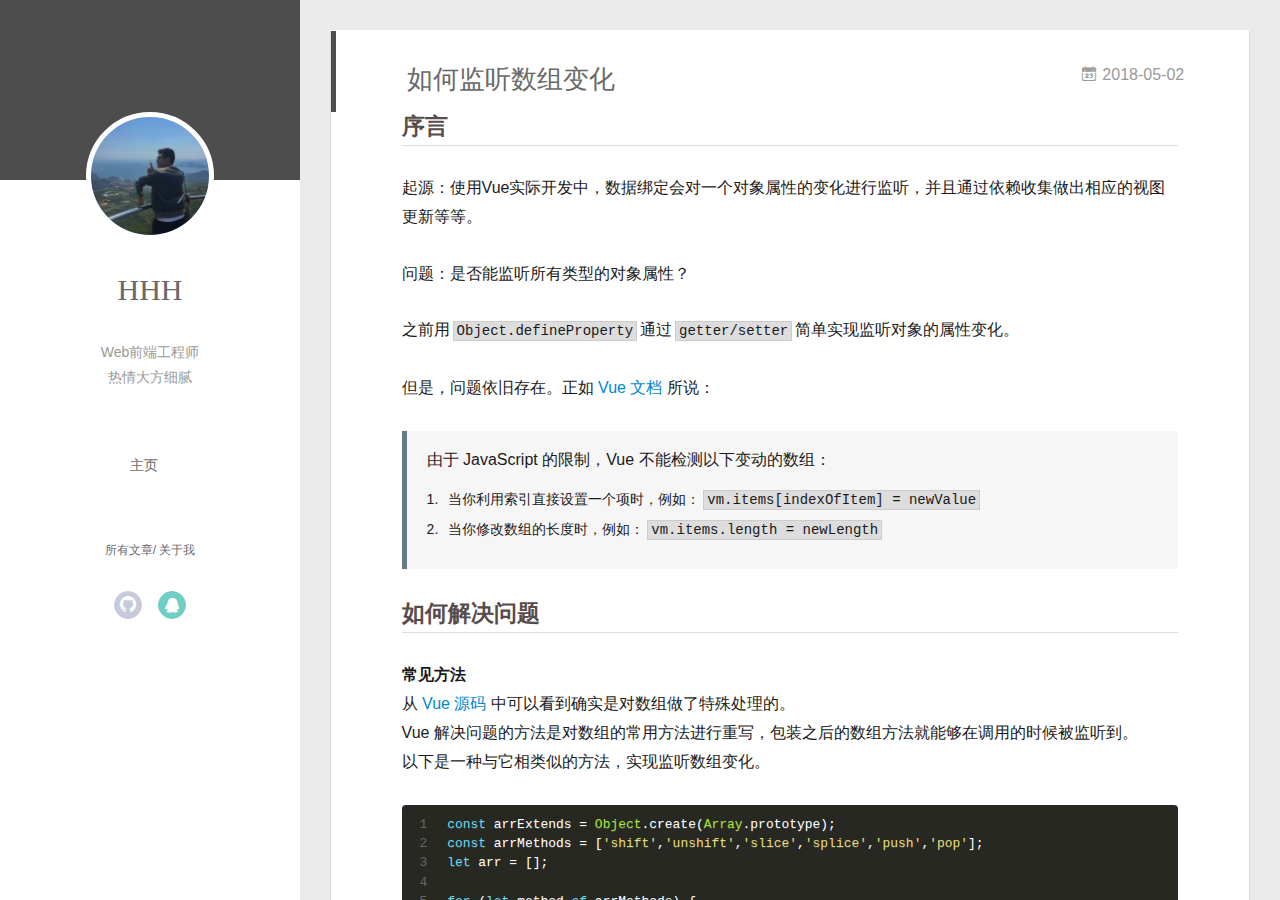
<file: index.html>
<!DOCTYPE html>
<html>
<head>
  <meta charset="utf-8">
  
  <meta name="renderer" content="webkit">
  <meta http-equiv="X-UA-Compatible" content="IE=edge" >
  <link rel="dns-prefetch" href="https://a298003154.github.io">
  <title>HHH&#39;s Blog</title>
  <meta name="viewport" content="width=device-width, initial-scale=1, maximum-scale=1">
  <meta name="description" content="广工华立10级，就职于艾美，任前端工程师。擅长各项前端js技能，能快速上手开发应用。">
<meta name="keywords" content="前端,js,jquery,react,vue,dva,Ant Design,javascript,html5,开发者,程序猿,极客,编程,代码,IT网站,Developer,Coder,Geek,html,css,css3">
<meta property="og:type" content="website">
<meta property="og:title" content="HHH&#39;s Blog">
<meta property="og:url" content="https://a298003154.github.io/index.html">
<meta property="og:site_name" content="HHH&#39;s Blog">
<meta property="og:description" content="广工华立10级，就职于艾美，任前端工程师。擅长各项前端js技能，能快速上手开发应用。">
<meta property="og:locale" content="zh-CN">
<meta name="twitter:card" content="summary">
<meta name="twitter:title" content="HHH&#39;s Blog">
<meta name="twitter:description" content="广工华立10级，就职于艾美，任前端工程师。擅长各项前端js技能，能快速上手开发应用。">
  
    <link rel="alternative" href="/atom.xml" title="HHH&#39;s Blog" type="application/atom+xml">
  
  
    <link rel="icon" href="/favicon.png">
  
  <link rel="stylesheet" type="text/css" href="/./main.8c6a16.css">
  <style type="text/css">
  
    #container.show {
      background: linear-gradient(200deg,#a0cfe4,#e8c37e);
    }
  </style>
  

  

</head>

<body>
  <div id="container" q-class="show:isCtnShow">
    <canvas id="anm-canvas" class="anm-canvas"></canvas>
    <div class="left-col" q-class="show:isShow">
      
<div class="overlay" style="background: #4d4d4d"></div>
<div class="intrude-less">
	<header id="header" class="inner">
		<a href="/" class="profilepic">
			<img src="https://a298003154.github.io/img/avatar/avatar.jpg" class="js-avatar">
		</a>
		<hgroup>
		  <h1 class="header-author"><a href="/">HHH</a></h1>
		</hgroup>
		
		<ul class="header-subtitle">
      
        
          <li class="subtitle-content">Web前端工程师</li>
        
      
        
          <li class="subtitle-content">热情大方细腻</li>
        
      
        
      
    </ul>
		

		<nav class="header-menu">
			<ul>
			
				<li><a href="/">主页</a></li>
	        
			</ul>
		</nav>
		<nav class="header-smart-menu">
    		
    			
    			<a q-on="click: openSlider(e, 'innerArchive')" href="javascript:void(0)">所有文章</a>
    			
            
    			
    			<a q-on="click: openSlider(e, 'aboutme')" href="javascript:void(0)">关于我</a>
    			
            
		</nav>
		<nav class="header-nav">
			<div class="social">
				
					<a class="github" target="_blank" href="https://github.com/a298003154" title="github"><i class="icon-github"></i></a>
		        
					<a class="qq" target="_blank" href="tencent://AddContact/?fromId=45&fromSubId=1&subcmd=all&uin=298003154" title="qq"><i class="icon-qq"></i></a>
		        
			</div>
		</nav>
	</header>
</div>

    </div>
    <div class="mid-col" q-class="show:isShow,hide:isShow|isFalse">
      
<nav id="mobile-nav">
  	<div class="overlay js-overlay" style="background: #4d4d4d"></div>
	<div class="btnctn js-mobile-btnctn">
  		<div class="slider-trigger list" q-on="click: openSlider(e)"><i class="icon icon-sort"></i></div>
	</div>
	<div class="intrude-less">
		<header id="header" class="inner">
			<div class="profilepic">
				<img src="https://a298003154.github.io/img/avatar/avatar.jpg" class="js-avatar">
			</div>
			<hgroup>
			  <h1 class="header-author js-header-author">HHH</h1>
			</hgroup>
			
			<p class="header-subtitle"><i class="icon icon-quo-left"></i>Web前端工程师
热情大方细腻
<i class="icon icon-quo-right"></i></p>
			
			
			
				
			
			

			<nav class="header-nav">
				<div class="social">
					
						<a class="github" target="_blank" href="https://github.com/a298003154" title="github"><i class="icon-github"></i></a>
			        
						<a class="qq" target="_blank" href="tencent://AddContact/?fromId=45&fromSubId=1&subcmd=all&uin=298003154" title="qq"><i class="icon-qq"></i></a>
			        
				</div>
			</nav>

			<nav class="header-menu js-header-menu">
				<ul style="width: 50%">
				
				
					<li style="width: 100%"><a href="/">主页</a></li>
		        
				</ul>
			</nav>
		</header>
	</div>
	<div class="mobile-mask" style="display:none" q-show="isShow"></div>
</nav>

      <div id="wrapper" class="body-wrap">
        <div class="menu-l">
          <div class="canvas-wrap">
            <canvas data-colors="#eaeaea" data-sectionHeight="100" data-contentId="js-content" id="myCanvas1" class="anm-canvas"></canvas>
          </div>
          <div id="js-content" class="content-ll">
            
  
    <article id="post-监听数组变化" class="article article-type-post  article-index" itemscope itemprop="blogPost">
  <div class="article-inner">
    
      <header class="article-header">
        
  
    <h1 itemprop="name">
      <a class="article-title" href="/2018/05/02/监听数组变化/">如何监听数组变化</a>
    </h1>
  

        
        <a href="/2018/05/02/监听数组变化/" class="archive-article-date">
  	<time datetime="2018-05-02T04:01:18.000Z" itemprop="datePublished"><i class="icon-calendar icon"></i>2018-05-02</time>
</a>
        
      </header>
    
    <div class="article-entry" itemprop="articleBody">
      
        <h2 id="序言"><a href="#序言" class="headerlink" title="序言"></a>序言</h2><p>起源：使用Vue实际开发中，数据绑定会对一个对象属性的变化进行监听，并且通过依赖收集做出相应的视图更新等等。</p>
<p>问题：是否能监听所有类型的对象属性？</p>
<p>之前用<code>Object.defineProperty</code>通过<code>getter/setter</code>简单实现监听对象的属性变化。</p>
<p>但是，问题依旧存在。正如 <a href="https://cn.vuejs.org/v2/guide/list.html#%E6%B3%A8%E6%84%8F%E4%BA%8B%E9%A1%B9" target="_blank" rel="noopener">Vue 文档</a> 所说：</p>
<blockquote>
<p>由于 JavaScript 的限制，Vue 不能检测以下变动的数组：</p>
<ol>
<li>当你利用索引直接设置一个项时，例如：<code>vm.items[indexOfItem] = newValue</code></li>
<li>当你修改数组的长度时，例如：<code>vm.items.length = newLength</code></li>
</ol>
</blockquote>
<h2 id="如何解决问题"><a href="#如何解决问题" class="headerlink" title="如何解决问题"></a>如何解决问题</h2><p><strong>常见方法</strong><br>从 <a href="https://github.com/vuejs/vue/blob/706c67d1d013577fdbfab258bca78557419cba7c/src/observe/array-augmentations.js" target="_blank" rel="noopener">Vue 源码</a> 中可以看到确实是对数组做了特殊处理的。<br>Vue 解决问题的方法是对数组的常用方法进行重写，包装之后的数组方法就能够在调用的时候被监听到。<br>以下是一种与它相类似的方法，实现监听数组变化。<br><figure class="highlight js"><table><tr><td class="gutter"><pre><span class="line">1</span><br><span class="line">2</span><br><span class="line">3</span><br><span class="line">4</span><br><span class="line">5</span><br><span class="line">6</span><br><span class="line">7</span><br><span class="line">8</span><br><span class="line">9</span><br><span class="line">10</span><br><span class="line">11</span><br><span class="line">12</span><br><span class="line">13</span><br></pre></td><td class="code"><pre><span class="line"><span class="keyword">const</span> arrExtends = <span class="built_in">Object</span>.create(<span class="built_in">Array</span>.prototype);</span><br><span class="line"><span class="keyword">const</span> arrMethods = [<span class="string">'shift'</span>,<span class="string">'unshift'</span>,<span class="string">'slice'</span>,<span class="string">'splice'</span>,<span class="string">'push'</span>,<span class="string">'pop'</span>];</span><br><span class="line"><span class="keyword">let</span> arr = [];</span><br><span class="line"></span><br><span class="line"><span class="keyword">for</span> (<span class="keyword">let</span> method <span class="keyword">of</span> arrMethods) &#123;</span><br><span class="line">    arrExtends[method] = <span class="function"><span class="keyword">function</span>(<span class="params">...args</span>) </span>&#123;</span><br><span class="line">        <span class="built_in">Array</span>.prototype[method].call(<span class="keyword">this</span>, args);</span><br><span class="line">        <span class="built_in">console</span>.log(<span class="string">'数组变化了！'</span>, args)</span><br><span class="line">    &#125;</span><br><span class="line">&#125;</span><br><span class="line"></span><br><span class="line">arr.__proto__ = arrExtends;</span><br><span class="line">arr.push(<span class="number">1</span>); <span class="comment">// 数组变化了！</span></span><br></pre></td></tr></table></figure></p>
<p><strong>ES6方法</strong><br>ES6 引入了一个新的机制 — <code>Proxy</code>。先看看概念：</p>
<blockquote>
<p>Proxy 用于修改某些操作的默认行为，等同于在语言层面做出修改，所以属于一种“元编程”（meta programming），即对编程语言进行编程。</p>
<p>Proxy 可以理解成，在目标对象之前架设一层“拦截”，外界对该对象的访问，都必须先通过这层拦截，因此提供了一种机制，可以对外界的访问进行过滤和改写。Proxy 这个词的原意是代理，用在这里表示由它来“代理”某些操作，可以译为“代理器”。</p>
</blockquote>
<p>Proxy 实际上重载（overload）了点运算符，即用自己的定义覆盖了语言的原始定义。</p>
<p>ES6 原生提供 Proxy 构造函数，用来生成 Proxy 实例。<br><figure class="highlight js"><table><tr><td class="gutter"><pre><span class="line">1</span><br></pre></td><td class="code"><pre><span class="line"><span class="keyword">var</span> proxy = <span class="keyword">new</span> <span class="built_in">Proxy</span>(target, handler);</span><br></pre></td></tr></table></figure></p>
<p>其中，<code>new Proxy()</code>表示生成一个<code>Proxy</code>实例，<code>target</code>参数表示所要拦截的目标对象，<code>handler</code>参数也是一个对象，用来定制拦截行为。<br><code>Proxy</code>的强大之处在于，我们可以直接拦截对代理对象的底层操作。这样我们相当于从一个对象的底层操作开始实现对它的监听。</p>
<p>使用 <code>Proxy</code> 方法监听数组：<br><figure class="highlight js"><table><tr><td class="gutter"><pre><span class="line">1</span><br><span class="line">2</span><br><span class="line">3</span><br><span class="line">4</span><br><span class="line">5</span><br><span class="line">6</span><br><span class="line">7</span><br><span class="line">8</span><br><span class="line">9</span><br><span class="line">10</span><br><span class="line">11</span><br><span class="line">12</span><br><span class="line">13</span><br><span class="line">14</span><br><span class="line">15</span><br><span class="line">16</span><br><span class="line">17</span><br><span class="line">18</span><br><span class="line">19</span><br><span class="line">20</span><br><span class="line">21</span><br><span class="line">22</span><br><span class="line">23</span><br><span class="line">24</span><br><span class="line">25</span><br><span class="line">26</span><br><span class="line">27</span><br><span class="line">28</span><br><span class="line">29</span><br><span class="line">30</span><br><span class="line">31</span><br><span class="line">32</span><br><span class="line">33</span><br><span class="line">34</span><br><span class="line">35</span><br><span class="line">36</span><br><span class="line">37</span><br><span class="line">38</span><br><span class="line">39</span><br><span class="line">40</span><br><span class="line">41</span><br><span class="line">42</span><br><span class="line">43</span><br><span class="line">44</span><br><span class="line">45</span><br><span class="line">46</span><br><span class="line">47</span><br><span class="line">48</span><br><span class="line">49</span><br><span class="line">50</span><br><span class="line">51</span><br><span class="line">52</span><br><span class="line">53</span><br></pre></td><td class="code"><pre><span class="line"><span class="keyword">const</span> proxy = <span class="function">(<span class="params">obj</span>) =&gt;</span> &#123;</span><br><span class="line">  <span class="keyword">if</span> (<span class="keyword">typeof</span> obj === <span class="string">'object'</span> &amp;&amp; obj.toString() === <span class="string">'[object Object]'</span>) &#123;</span><br><span class="line">    <span class="keyword">for</span> (<span class="keyword">let</span> key <span class="keyword">in</span> obj) &#123;</span><br><span class="line">      <span class="keyword">if</span> (<span class="keyword">typeof</span> obj[key] === <span class="string">'object'</span>) &#123;</span><br><span class="line">        defineObjectReactive(obj, key, obj[key]);</span><br><span class="line">      &#125; <span class="keyword">else</span> &#123;</span><br><span class="line">        defineBasicReactive(obj, key, obj[key]);</span><br><span class="line">      &#125;</span><br><span class="line">    &#125;</span><br><span class="line">  &#125;</span><br><span class="line">&#125;</span><br><span class="line"></span><br><span class="line"><span class="keyword">const</span> defineObjectReactive = <span class="function">(<span class="params">obj, key, value</span>) =&gt;</span> &#123;</span><br><span class="line">  proxy(value);</span><br><span class="line">  obj[key] = <span class="keyword">new</span> <span class="built_in">Proxy</span>(value, &#123;</span><br><span class="line">    set(target, propKey, val, receiver) &#123;</span><br><span class="line">      <span class="keyword">if</span> (propKey !== <span class="string">'length'</span>) &#123; <span class="comment">//过滤因为length变化而产生的信息</span></span><br><span class="line">        <span class="built_in">console</span>.log(<span class="string">'Set '</span>+propKey+<span class="string">'，'</span>, <span class="string">'value: '</span>+val);</span><br><span class="line">      &#125;</span><br><span class="line">      <span class="keyword">return</span> <span class="built_in">Reflect</span>.set(target, propKey, val, receiver);</span><br><span class="line">    &#125;</span><br><span class="line">  &#125;)</span><br><span class="line">&#125;</span><br><span class="line"></span><br><span class="line"><span class="keyword">const</span> defineBasicReactive = <span class="function">(<span class="params">obj, key, value</span>) =&gt;</span> &#123;</span><br><span class="line">  <span class="built_in">Reflect</span>.defineProperty(obj, key, &#123;</span><br><span class="line">    enumerable: <span class="literal">true</span>,</span><br><span class="line">    configurable: <span class="literal">false</span>,</span><br><span class="line">    get() &#123;</span><br><span class="line">      <span class="keyword">return</span> value;</span><br><span class="line">    &#125;,</span><br><span class="line">    set(newValue) &#123;</span><br><span class="line">      <span class="keyword">if</span> (value === newValue) <span class="keyword">return</span></span><br><span class="line">      <span class="built_in">console</span>.log(<span class="string">`属性 <span class="subst">$&#123;key&#125;</span> ：从 <span class="subst">$&#123;value&#125;</span> 修改为 <span class="subst">$&#123;newValue&#125;</span>`</span>);</span><br><span class="line">      value = newValue;</span><br><span class="line">    &#125;</span><br><span class="line">  &#125;)</span><br><span class="line">&#125;</span><br><span class="line"></span><br><span class="line"><span class="keyword">let</span> data = &#123;</span><br><span class="line">  name: <span class="string">'Jiang'</span>,</span><br><span class="line">  userInfo: &#123;</span><br><span class="line">    gender: <span class="number">0</span>,</span><br><span class="line">    movies: []</span><br><span class="line">  &#125;,</span><br><span class="line">  list: []</span><br><span class="line">&#125;</span><br><span class="line">proxy(data)</span><br><span class="line"></span><br><span class="line">data.name = <span class="string">'Solo'</span></span><br><span class="line">data.userInfo.gender = <span class="number">0</span></span><br><span class="line">data.userInfo.movies.push(<span class="string">'星际穿越'</span>)</span><br><span class="line">data.list.push(<span class="number">1</span>)</span><br></pre></td></tr></table></figure></p>
<p>最终输出：<br><img src="/uploads/2018-05-02/01.png" alt="" title="最终输出"></p>
<p>输出结果正是我们想要的！<br>使用<code>Proxy</code>实现了对对象属性的监听，至于<code>Proxy</code>还有其他基础用法和骚操作需要读者发挥自己的想象力，未来<code>Proxy</code>会有更广泛的应用场景。</p>

      

      
    </div>
    <div class="article-info article-info-index">
      
      

      

      
        <p class="article-more-link">
          <a class="article-more-a" href="/2018/05/02/监听数组变化/">展开全文 >></a>
        </p>
      

      
      <div class="clearfix"></div>
    </div>
  </div>
</article>

<aside class="wrap-side-operation">
    <div class="mod-side-operation">
        
        <div class="jump-container" id="js-jump-container" style="display:none;">
            <a href="javascript:void(0)" class="mod-side-operation__jump-to-top">
                <i class="icon-font icon-back"></i>
            </a>
            <div id="js-jump-plan-container" class="jump-plan-container" style="top: -11px;">
                <i class="icon-font icon-plane jump-plane"></i>
            </div>
        </div>
        
        
    </div>
</aside>




  
    <article id="post-TravisCI_usage" class="article article-type-post  article-index" itemscope itemprop="blogPost">
  <div class="article-inner">
    
      <header class="article-header">
        
  
    <h1 itemprop="name">
      <a class="article-title" href="/2018/03/28/TravisCI_usage/">Travis-ci 构建自动化博客</a>
    </h1>
  

        
        <a href="/2018/03/28/TravisCI_usage/" class="archive-article-date">
  	<time datetime="2018-03-28T15:08:00.000Z" itemprop="datePublished"><i class="icon-calendar icon"></i>2018-03-28</time>
</a>
        
      </header>
    
    <div class="article-entry" itemprop="articleBody">
      
        <h2 id="序言"><a href="#序言" class="headerlink" title="序言"></a>序言</h2><p>昨天与同事讨论Hexo博客，了解到了一个工具叫 Travis CI。即兴之下，查阅使用方法，尝试使用并写下此文。</p>
<p>以往本人的部署方式是：<br>hexo使用的部署命令是把生成好的静态文件上传到仓库中的，所以，在其他电脑上同步下来的只是生成后的静态文件而已，不是源码。</p>
<p>到这里就会想到能不能这样：将源码同步到远程仓库后，可以实现自动生成部署呢？<br>答案是肯定的，可以通过Travis CI来实现。</p>
<p>本文介绍 Travis CI 的 Linux/Mac 系统下的基本用法。<br>用好它，能提高效率，还能使开发流程更稳健、专业。而且，它对于开源项目（如github个人项目）是免费的。</p>
<blockquote>
<p>说明：<br>文中出现的命令，Windows用户注意，命令前面有 $ 的表示在Git Bash中执行，没有的在CMD命令窗口执行。<br>Linux和Mac系统在终端下不区分。<br>文末将会提及关于用户使用Windows系统通过 Travis CI 解密证书时报错问题。</p>
</blockquote>
<h2 id="使用准备"><a href="#使用准备" class="headerlink" title="使用准备"></a>使用准备</h2><p>Travis CI 只支持 Github，不支持其他代码托管服务。这意味着，你必须满足以下条件，才能使用 Travis CI。</p>
<blockquote>
<ul>
<li>拥有 GitHub 帐号</li>
<li>该帐号下面有一个项目</li>
<li>该项目里面有可运行的代码<br>这里主要讲述 Travis CI，搭建博客请参考<a href="https://www.jianshu.com/p/f4cc5866946b" target="_blank" rel="noopener">hexo+github 搭建个人博客</a></li>
</ul>
</blockquote>
<p>上述条件都准备好，就可以开始使用 Travis CI 了。</p>
<p>（1）访问官方网站 <a href="https://travis-ci.org/" target="_blank" rel="noopener">travis-ci.org</a>，点击右上角的个人头像，使用 Github 账户登陆 Travis CI。<br><img src="/uploads/2018-03-28/travis_ci_01.png" alt="" title="登陆"></p>
<p>（2）Travis 会列出 Github 上面你的所有仓库，以及你所属于的组织。此时，选择你需要 Travis 帮你构建的仓库，打开仓库旁边的开关。一旦激活了一个仓库，Travis 会监听这个仓库的所有变化。</p>
<p>在右上角你的账户名点击进入 Profile，在Repositories tab页点击Sync now同步你的github项目。<br><img src="/uploads/2018-03-28/travis_ci_02.png" alt="" title="激活并监听仓库"></p>
<h2 id="配置Travis"><a href="#配置Travis" class="headerlink" title="配置Travis"></a>配置Travis</h2><p>（1）新建配置文件<br><figure class="highlight bash"><table><tr><td class="gutter"><pre><span class="line">1</span><br><span class="line">2</span><br></pre></td><td class="code"><pre><span class="line">$ <span class="built_in">cd</span> 博客项目文件夹根目录</span><br><span class="line">$ touch .travis.yml</span><br></pre></td></tr></table></figure></p>
<p>（2）在项目的根目录建立 <strong>.travis</strong> 文件夹<br><figure class="highlight bash"><table><tr><td class="gutter"><pre><span class="line">1</span><br></pre></td><td class="code"><pre><span class="line">$ mkdir .travis</span><br></pre></td></tr></table></figure></p>
<p>（3）复制ssh文件 <strong>id_rsa</strong> 到 <strong>.travis</strong> 目录下<br><figure class="highlight bash"><table><tr><td class="gutter"><pre><span class="line">1</span><br></pre></td><td class="code"><pre><span class="line">$ <span class="built_in">cd</span> 博客项目文件夹根目录/.travis</span><br></pre></td></tr></table></figure></p>
<p>（4）在 <strong>.travis</strong> 目录下创建 <strong>ssh_config</strong> 文件<br><figure class="highlight bash"><table><tr><td class="gutter"><pre><span class="line">1</span><br></pre></td><td class="code"><pre><span class="line">$ cp ~/.ssh/id_rsa_blog .travis/</span><br></pre></td></tr></table></figure></p>
<p>编辑 ssh_config，输入以下信息<br><figure class="highlight plain"><table><tr><td class="gutter"><pre><span class="line">1</span><br><span class="line">2</span><br><span class="line">3</span><br><span class="line">4</span><br><span class="line">5</span><br></pre></td><td class="code"><pre><span class="line">Host github.com</span><br><span class="line">User git</span><br><span class="line">StrictHostKeyChecking no</span><br><span class="line">IdentityFile ~/.ssh/id_rsa</span><br><span class="line">IdentitiesOnly yes</span><br></pre></td></tr></table></figure></p>
<p>（5）travis 登录<br>根据提示输入github的用户名和密码<br><figure class="highlight shell"><table><tr><td class="gutter"><pre><span class="line">1</span><br><span class="line">2</span><br><span class="line">3</span><br><span class="line">4</span><br><span class="line">5</span><br><span class="line">6</span><br><span class="line">7</span><br><span class="line">8</span><br><span class="line">9</span><br><span class="line">10</span><br><span class="line">11</span><br></pre></td><td class="code"><pre><span class="line"><span class="meta">$</span><span class="bash"> <span class="built_in">cd</span> 博客项目文件夹根目录/.travis</span></span><br><span class="line"><span class="meta">$</span><span class="bash"> travis login --auto</span></span><br><span class="line">"We need your GitHub login to identify you.</span><br><span class="line">This information will not be sent to Travis CI, only to api.github.com.</span><br><span class="line">The password will not be displayed."</span><br><span class="line"></span><br><span class="line">"Try running with --github-token or --auto if you don't want to enter your password anyway.</span><br><span class="line"></span><br><span class="line">Username: a298003154</span><br><span class="line">Password for a298003154: ************</span><br><span class="line">Successfully logged in as a298003154!"</span><br></pre></td></tr></table></figure></p>
<p>（6）对ssh的私钥进行加密<br><figure class="highlight plain"><table><tr><td class="gutter"><pre><span class="line">1</span><br></pre></td><td class="code"><pre><span class="line">travis encrypt-file .travis/id_rsa_blog .travis/ --add</span><br></pre></td></tr></table></figure></p>
<p>此操作会生成加密之后的秘钥文件 <strong>id_rsa.enc</strong> ，删除 <strong>id_rsa</strong> 密钥文件(私钥不能随便泄露)。<br>同时在终端上会输出类似如下信息：<br><figure class="highlight plain"><table><tr><td class="gutter"><pre><span class="line">1</span><br></pre></td><td class="code"><pre><span class="line">openssl aes-256-cbc -K $encrypted_xxxxxxxxxxx_key -iv $encrypted_xxxxxxxxxxx_iv</span><br></pre></td></tr></table></figure></p>
<p>这是用于 <strong>id_rsa.enc</strong> 解密的信息，保存上面 xxxxxxxxxxx 的信息，后面会在 <strong>.travis.yml</strong> 配置文件会用到。</p>
<h2 id="编辑配置文件"><a href="#编辑配置文件" class="headerlink" title="编辑配置文件"></a>编辑配置文件</h2><p>（1）Travis配置文件<br>打开Travis配置文件 <strong>.travis.yml</strong>，添加如下信息：<br><figure class="highlight bash"><table><tr><td class="gutter"><pre><span class="line">1</span><br><span class="line">2</span><br><span class="line">3</span><br><span class="line">4</span><br><span class="line">5</span><br><span class="line">6</span><br><span class="line">7</span><br><span class="line">8</span><br><span class="line">9</span><br><span class="line">10</span><br><span class="line">11</span><br><span class="line">12</span><br><span class="line">13</span><br><span class="line">14</span><br><span class="line">15</span><br><span class="line">16</span><br><span class="line">17</span><br><span class="line">18</span><br><span class="line">19</span><br><span class="line">20</span><br><span class="line">21</span><br><span class="line">22</span><br><span class="line">23</span><br><span class="line">24</span><br><span class="line">25</span><br><span class="line">26</span><br><span class="line">27</span><br><span class="line">28</span><br><span class="line">29</span><br><span class="line">30</span><br></pre></td><td class="code"><pre><span class="line">language: node_js</span><br><span class="line">node_js:</span><br><span class="line">- <span class="string">"4"</span>  <span class="comment"># nodejs的版本</span></span><br><span class="line">branches:</span><br><span class="line">only:</span><br><span class="line">- dev  <span class="comment"># 设置自动化部署的分支</span></span><br><span class="line">before_install:</span><br><span class="line">- <span class="built_in">export</span> TZ=<span class="string">'Asia/Shanghai'</span>  <span class="comment"># 设置时区</span></span><br><span class="line">- npm install -g hexo</span><br><span class="line">- npm install -g hexo-cli</span><br><span class="line"><span class="comment"># 将xxxxxxxxxxx替换上面生成的内容</span></span><br><span class="line"><span class="comment"># 这里面的文件路径可根据自己的情况进行修改</span></span><br><span class="line"><span class="comment"># 解密id_rsa_blog.enc 输出到.ssh/文件夹下，命名为id_rsa</span></span><br><span class="line">- openssl aes-256-cbc -K <span class="variable">$encrypted_xxxxxxxxxxx_key</span> -iv <span class="variable">$encrypted_xxxxxxxxxxx_iv</span> -<span class="keyword">in</span> .travis/id_rsa.enc -out ~/.ssh/id_rsa -d</span><br><span class="line"><span class="comment"># 设置id_rsa文件权限</span></span><br><span class="line">- chmod 600 ~/.ssh/id_rsa</span><br><span class="line"><span class="comment"># 添加ssh密钥</span></span><br><span class="line">- <span class="built_in">eval</span> $(ssh-agent)</span><br><span class="line">- ssh-add ~/.ssh/id_rsa</span><br><span class="line"><span class="comment"># 添加ssh配置文件</span></span><br><span class="line">- cp .travis/ssh_config ~/.ssh/config</span><br><span class="line"><span class="comment"># 设置github账户信息</span></span><br><span class="line">- git config --global user.name <span class="string">"github"</span> <span class="comment">#设置github用户名</span></span><br><span class="line">- git config --global user.email <span class="string">"github@qq.com"</span> <span class="comment">#设置github用户邮箱</span></span><br><span class="line"><span class="comment"># 安装依赖组件</span></span><br><span class="line">install:</span><br><span class="line">- npm install</span><br><span class="line"><span class="comment"># 执行的命令</span></span><br><span class="line">script:</span><br><span class="line">- hexo clean &amp;&amp; hexo g -d</span><br></pre></td></tr></table></figure></p>
<p>（2）Hexo配置文件<br>打开Hexo配置文件 <strong>_config.yml</strong>，编辑如下信息：<br><figure class="highlight plain"><table><tr><td class="gutter"><pre><span class="line">1</span><br><span class="line">2</span><br><span class="line">3</span><br><span class="line">4</span><br></pre></td><td class="code"><pre><span class="line">deploy:</span><br><span class="line">  type: git</span><br><span class="line">  repo: git@github.com:a298003154/a298003154.github.io.git</span><br><span class="line">  branch: master</span><br></pre></td></tr></table></figure></p>
<h2 id="更新-发布博客项目"><a href="#更新-发布博客项目" class="headerlink" title="更新/发布博客项目"></a>更新/发布博客项目</h2><p>（1）初始化本地仓库<br>切换到项目根目录下，删除原来部署时产生的.git文件夹。<br><figure class="highlight bash"><table><tr><td class="gutter"><pre><span class="line">1</span><br></pre></td><td class="code"><pre><span class="line">$ git init</span><br></pre></td></tr></table></figure></p>
<p>（2）提交推送4步走<br>提交本地修改，关联远程仓库，推送至github仓库。<br><figure class="highlight bash"><table><tr><td class="gutter"><pre><span class="line">1</span><br><span class="line">2</span><br><span class="line">3</span><br><span class="line">4</span><br><span class="line">5</span><br><span class="line">6</span><br><span class="line">7</span><br><span class="line">8</span><br></pre></td><td class="code"><pre><span class="line">$ <span class="comment"># 添加文件</span></span><br><span class="line">$ git add .</span><br><span class="line">$ <span class="comment"># 提交修改</span></span><br><span class="line">$ git commit -m <span class="string">"test travis"</span></span><br><span class="line">$ <span class="comment"># 将github仓库改为自己的</span></span><br><span class="line">$ git remote add origin git@github.com:a298003154/a298003154.github.io.git</span><br><span class="line">$ <span class="comment"># 推送至远程仓库</span></span><br><span class="line">$ git push -u origin dev</span><br></pre></td></tr></table></figure></p>
<p>push本地的代码至远程仓库之后，在 <a href="https://travis-ci.org/" target="_blank" rel="noopener">travis-ci.org</a> 后台查看相关情况。<br>下面是成功的结果：<br><img src="/uploads/2018-03-28/travis_ci_03.png" alt="" title="发布成功"></p>
<h2 id="报错问题"><a href="#报错问题" class="headerlink" title="报错问题"></a>报错问题</h2><p>1.Windows用户可能会出现如下错误:<br><figure class="highlight plain"><table><tr><td class="gutter"><pre><span class="line">1</span><br></pre></td><td class="code"><pre><span class="line">The command &quot;openssl aes-256-cbc -K $encrypted_xxxxxxxxxxx_key -iv $encrypted_xxxxxxxxxxx_iv -in .travis/id_rsa.enc -out ~/.ssh/id_rsa -d&quot; failed and exited with 1 during.</span><br></pre></td></tr></table></figure></p>
<p>原因是travis在执行加密操作生成的加密信息位数不对。之后在ubuntu/linux系统中操作就一切正常。</p>
<p>如果不想安装虚拟机，还有另外一种方式实现。</p>
<p>2.所有的配置文件是yaml格式，空格一定要注意。</p>
<!--
http://www.ruanyifeng.com/blog/2017/12/travis_ci_tutorial.html
持续集成服务 Travis CI 教程

https://travis-ci.com/
travis官网

https://www.jianshu.com/p/7f05b452fd3a
手把手教从零开始在GitHub上使用Hexo搭建博客教程(三)-使用Travis自动部署Hexo(1)

https://www.jianshu.com/p/fff7b3384f46
手把手教从零开始在GitHub上使用Hexo搭建博客教程(四)-使用Travis自动部署Hexo(2)

https://blog.csdn.net/u012373815/article/details/53574002
hexo＋Travis-ci＋github构建自动化博客

https://www.jianshu.com/p/3dafd38f3733
Travis-CI解密证书时报错问题

https://segmentfault.com/a/1190000005804780
用travis和git hook搞个一键部署

https://www.v2ex.com/t/170462
使用 Travis CI 自动部署 Hexo -->

      

      
    </div>
    <div class="article-info article-info-index">
      
      
	<div class="article-tag tagcloud">
		<i class="icon-price-tags icon"></i>
		<ul class="article-tag-list">
			
        		<li class="article-tag-list-item">
        			<a href="javascript:void(0)" class="js-tag article-tag-list-link color2">Travis</a>
        		</li>
      		
        		<li class="article-tag-list-item">
        			<a href="javascript:void(0)" class="js-tag article-tag-list-link color3">前端</a>
        		</li>
      		
		</ul>
	</div>


      

      
        <p class="article-more-link">
          <a class="article-more-a" href="/2018/03/28/TravisCI_usage/">展开全文 >></a>
        </p>
      

      
      <div class="clearfix"></div>
    </div>
  </div>
</article>

<aside class="wrap-side-operation">
    <div class="mod-side-operation">
        
        <div class="jump-container" id="js-jump-container" style="display:none;">
            <a href="javascript:void(0)" class="mod-side-operation__jump-to-top">
                <i class="icon-font icon-back"></i>
            </a>
            <div id="js-jump-plan-container" class="jump-plan-container" style="top: -11px;">
                <i class="icon-font icon-plane jump-plane"></i>
            </div>
        </div>
        
        
    </div>
</aside>




  
    <article id="post-first_blood" class="article article-type-post  article-index" itemscope itemprop="blogPost">
  <div class="article-inner">
    
      <header class="article-header">
        
  
    <h1 itemprop="name">
      <a class="article-title" href="/2018/03/20/first_blood/">First Blood</a>
    </h1>
  

        
        <a href="/2018/03/20/first_blood/" class="archive-article-date">
  	<time datetime="2018-03-20T03:57:00.000Z" itemprop="datePublished"><i class="icon-calendar icon"></i>2018-03-20</time>
</a>
        
      </header>
    
    <div class="article-entry" itemprop="articleBody">
      
        <p>初建博客，不知所言</p>
<h2 id="序言"><a href="#序言" class="headerlink" title="序言"></a>序言</h2><p>博客，先于初中之时，观他人文章，读其所想所感。<br>后于高中，现微博，好玩之。随心而为，享其乐，吐不快，亦不求理解，但求身心愉悦。<br>至大学晚期，删其所有，弃之。</p>
<p>现阶段又建了博，写点什么吧。</p>

      

      
    </div>
    <div class="article-info article-info-index">
      
      

      

      
        <p class="article-more-link">
          <a class="article-more-a" href="/2018/03/20/first_blood/">展开全文 >></a>
        </p>
      

      
      <div class="clearfix"></div>
    </div>
  </div>
</article>

<aside class="wrap-side-operation">
    <div class="mod-side-operation">
        
        <div class="jump-container" id="js-jump-container" style="display:none;">
            <a href="javascript:void(0)" class="mod-side-operation__jump-to-top">
                <i class="icon-font icon-back"></i>
            </a>
            <div id="js-jump-plan-container" class="jump-plan-container" style="top: -11px;">
                <i class="icon-font icon-plane jump-plane"></i>
            </div>
        </div>
        
        
    </div>
</aside>




  
  


          </div>
        </div>
      </div>
      <footer id="footer">
  <div class="outer">
    <div id="footer-info">
    	<div class="footer-left">
    		&copy; 2018 HHH
    	</div>
      	<div class="footer-right">
      		<!-- <a href="http://hexo.io/" target="_blank">Hexo</a>  Theme <a href="https://github.com/litten/hexo-theme-yilia" target="_blank">Yilia</a> by Litten -->
      	</div>
    </div>
  </div>
</footer>

    </div>
    <script>
	var yiliaConfig = {
		mathjax: false,
		isHome: true,
		isPost: false,
		isArchive: false,
		isTag: false,
		isCategory: false,
		open_in_new: false,
		toc_hide_index: true,
		root: "/",
		innerArchive: true,
		showTags: false
	}
</script>

<script>!function(r){var e={};function i(t){if(e[t])return e[t].exports;var n=e[t]={exports:{},id:t,loaded:!1};return r[t].call(n.exports,n,n.exports,i),n.loaded=!0,n.exports}i.m=r,i.c=e,i.p="./",i(0)}([function(t,n,r){r(96),t.exports=r(422)},,,,,,,,,,,,,,,,,,,,,,,,,function(t,n){t.exports=function(t,n){t.classList?t.classList.add(n):t.className+=" "+n}},function(t,n){t.exports=function(t,n){if(t.classList)t.classList.remove(n);else{var r=new RegExp("(^|\\b)"+n.split(" ").join("|")+"(\\b|$)","gi");t.className=t.className.replace(r," ")}}},,function(t,n,r){"use strict";var e,i=r(29),l=(e=i)&&e.__esModule?e:{default:e};var h=function(){function n(t,n,r){return n||r?String.fromCharCode(n||r):o[t]||t}function r(t){return s[t]}var e=/&quot;|&lt;|&gt;|&amp;|&nbsp;|&apos;|&#(\d+);|&#(\d+)/g,i=/['<> "&]/g,o={"&quot;":'"',"&lt;":"<","&gt;":">","&amp;":"&","&nbsp;":" "},u=/\u00a0/g,c=/<br\s*\/?>/gi,f=/\r?\n/g,a=/\s/g,s={};for(var t in o)s[o[t]]=t;return o["&apos;"]="'",s["'"]="&#39;",{encode:function(t){return t?(""+t).replace(i,r).replace(f,"<br/>").replace(a,"&nbsp;"):""},decode:function(t){return t?(""+t).replace(c,"\n").replace(e,n).replace(u," "):""},encodeBase16:function(t){if(!t)return t;for(var n=[],r=0,e=(t+="").length;r<e;r++)n.push(t.charCodeAt(r).toString(16).toUpperCase());return n.join("")},encodeBase16forJSON:function(t){if(!t)return t;for(var n=[],r=0,e=(t=t.replace(/[\u4E00-\u9FBF]/gi,function(t){return escape(t).replace("%u","\\u")})).length;r<e;r++)n.push(t.charCodeAt(r).toString(16).toUpperCase());return n.join("")},decodeBase16:function(t){if(!t)return t;for(var n=[],r=0,e=(t+="").length;r<e;r+=2)n.push(String.fromCharCode("0x"+t.slice(r,r+2)));return n.join("")},encodeObject:function(t){if(t instanceof Array)for(var n=0,r=t.length;n<r;n++)t[n]=h.encodeObject(t[n]);else if("object"==(void 0===t?"undefined":(0,l.default)(t)))for(var e in t)t[e]=h.encodeObject(t[e]);else if("string"==typeof t)return h.encode(t);return t},loadScript:function(t){var n=document.createElement("script");document.getElementsByTagName("body")[0].appendChild(n),n.setAttribute("src",t)},addLoadEvent:function(t){var n=window.onload;"function"!=typeof window.onload?window.onload=t:window.onload=function(){n(),t()}}}}();t.exports=h},function(t,n,r){"use strict";n.__esModule=!0;var e=u(r(30)),i=u(r(81)),o="function"==typeof i.default&&"symbol"==typeof e.default?function(t){return typeof t}:function(t){return t&&"function"==typeof i.default&&t.constructor===i.default&&t!==i.default.prototype?"symbol":typeof t};function u(t){return t&&t.__esModule?t:{default:t}}n.default="function"==typeof i.default&&"symbol"===o(e.default)?function(t){return void 0===t?"undefined":o(t)}:function(t){return t&&"function"==typeof i.default&&t.constructor===i.default&&t!==i.default.prototype?"symbol":void 0===t?"undefined":o(t)}},function(t,n,r){t.exports={default:r(31),__esModule:!0}},function(t,n,r){r(32),r(76),t.exports=r(80).f("iterator")},function(t,n,r){"use strict";var e=r(33)(!0);r(36)(String,"String",function(t){this._t=String(t),this._i=0},function(){var t,n=this._t,r=this._i;return r>=n.length?{value:void 0,done:!0}:(t=e(n,r),this._i+=t.length,{value:t,done:!1})})},function(t,n,r){var f=r(34),a=r(35);t.exports=function(c){return function(t,n){var r,e,i=String(a(t)),o=f(n),u=i.length;return o<0||u<=o?c?"":void 0:(r=i.charCodeAt(o))<55296||56319<r||o+1===u||(e=i.charCodeAt(o+1))<56320||57343<e?c?i.charAt(o):r:c?i.slice(o,o+2):e-56320+(r-55296<<10)+65536}}},function(t,n){var r=Math.ceil,e=Math.floor;t.exports=function(t){return isNaN(t=+t)?0:(0<t?e:r)(t)}},function(t,n){t.exports=function(t){if(null==t)throw TypeError("Can't call method on  "+t);return t}},function(t,n,r){"use strict";var m=r(37),x=r(38),S=r(53),w=r(43),_=r(54),O=r(55),E=r(56),M=r(72),P=r(74),j=r(73)("iterator"),F=!([].keys&&"next"in[].keys()),A="values",L=function(){return this};t.exports=function(t,n,r,e,i,o,u){E(r,n,e);var c,f,a,s=function(t){if(!F&&t in p)return p[t];switch(t){case"keys":case A:return function(){return new r(this,t)}}return function(){return new r(this,t)}},l=n+" Iterator",h=i==A,v=!1,p=t.prototype,d=p[j]||p["@@iterator"]||i&&p[i],y=!F&&d||s(i),g=i?h?s("entries"):y:void 0,b="Array"==n&&p.entries||d;if(b&&(a=P(b.call(new t)))!==Object.prototype&&a.next&&(M(a,l,!0),m||_(a,j)||w(a,j,L)),h&&d&&d.name!==A&&(v=!0,y=function(){return d.call(this)}),m&&!u||!F&&!v&&p[j]||w(p,j,y),O[n]=y,O[l]=L,i)if(c={values:h?y:s(A),keys:o?y:s("keys"),entries:g},u)for(f in c)f in p||S(p,f,c[f]);else x(x.P+x.F*(F||v),n,c);return c}},function(t,n){t.exports=!0},function(t,n,r){var d=r(39),y=r(40),g=r(41),b=r(43),m="prototype",x=function(t,n,r){var e,i,o,u=t&x.F,c=t&x.G,f=t&x.S,a=t&x.P,s=t&x.B,l=t&x.W,h=c?y:y[n]||(y[n]={}),v=h[m],p=c?d:f?d[n]:(d[n]||{})[m];for(e in c&&(r=n),r)(i=!u&&p&&void 0!==p[e])&&e in h||(o=i?p[e]:r[e],h[e]=c&&"function"!=typeof p[e]?r[e]:s&&i?g(o,d):l&&p[e]==o?function(e){var t=function(t,n,r){if(this instanceof e){switch(arguments.length){case 0:return new e;case 1:return new e(t);case 2:return new e(t,n)}return new e(t,n,r)}return e.apply(this,arguments)};return t[m]=e[m],t}(o):a&&"function"==typeof o?g(Function.call,o):o,a&&((h.virtual||(h.virtual={}))[e]=o,t&x.R&&v&&!v[e]&&b(v,e,o)))};x.F=1,x.G=2,x.S=4,x.P=8,x.B=16,x.W=32,x.U=64,x.R=128,t.exports=x},function(t,n){var r=t.exports="undefined"!=typeof window&&window.Math==Math?window:"undefined"!=typeof self&&self.Math==Math?self:Function("return this")();"number"==typeof __g&&(__g=r)},function(t,n){var r=t.exports={version:"2.5.3"};"number"==typeof __e&&(__e=r)},function(t,n,r){var o=r(42);t.exports=function(e,i,t){if(o(e),void 0===i)return e;switch(t){case 1:return function(t){return e.call(i,t)};case 2:return function(t,n){return e.call(i,t,n)};case 3:return function(t,n,r){return e.call(i,t,n,r)}}return function(){return e.apply(i,arguments)}}},function(t,n){t.exports=function(t){if("function"!=typeof t)throw TypeError(t+" is not a function!");return t}},function(t,n,r){var e=r(44),i=r(52);t.exports=r(48)?function(t,n,r){return e.f(t,n,i(1,r))}:function(t,n,r){return t[n]=r,t}},function(t,n,r){var e=r(45),i=r(47),o=r(51),u=Object.defineProperty;n.f=r(48)?Object.defineProperty:function(t,n,r){if(e(t),n=o(n,!0),e(r),i)try{return u(t,n,r)}catch(t){}if("get"in r||"set"in r)throw TypeError("Accessors not supported!");return"value"in r&&(t[n]=r.value),t}},function(t,n,r){var e=r(46);t.exports=function(t){if(!e(t))throw TypeError(t+" is not an object!");return t}},function(t,n){t.exports=function(t){return"object"==typeof t?null!==t:"function"==typeof t}},function(t,n,r){t.exports=!r(48)&&!r(49)(function(){return 7!=Object.defineProperty(r(50)("div"),"a",{get:function(){return 7}}).a})},function(t,n,r){t.exports=!r(49)(function(){return 7!=Object.defineProperty({},"a",{get:function(){return 7}}).a})},function(t,n){t.exports=function(t){try{return!!t()}catch(t){return!0}}},function(t,n,r){var e=r(46),i=r(39).document,o=e(i)&&e(i.createElement);t.exports=function(t){return o?i.createElement(t):{}}},function(t,n,r){var i=r(46);t.exports=function(t,n){if(!i(t))return t;var r,e;if(n&&"function"==typeof(r=t.toString)&&!i(e=r.call(t)))return e;if("function"==typeof(r=t.valueOf)&&!i(e=r.call(t)))return e;if(!n&&"function"==typeof(r=t.toString)&&!i(e=r.call(t)))return e;throw TypeError("Can't convert object to primitive value")}},function(t,n){t.exports=function(t,n){return{enumerable:!(1&t),configurable:!(2&t),writable:!(4&t),value:n}}},function(t,n,r){t.exports=r(43)},function(t,n){var r={}.hasOwnProperty;t.exports=function(t,n){return r.call(t,n)}},function(t,n){t.exports={}},function(t,n,r){"use strict";var e=r(57),i=r(52),o=r(72),u={};r(43)(u,r(73)("iterator"),function(){return this}),t.exports=function(t,n,r){t.prototype=e(u,{next:i(1,r)}),o(t,n+" Iterator")}},function(t,n,e){var i=e(45),o=e(58),u=e(70),c=e(67)("IE_PROTO"),f=function(){},a="prototype",s=function(){var t,n=e(50)("iframe"),r=u.length;for(n.style.display="none",e(71).appendChild(n),n.src="javascript:",(t=n.contentWindow.document).open(),t.write("<script>document.F=Object<\/script>"),t.close(),s=t.F;r--;)delete s[a][u[r]];return s()};t.exports=Object.create||function(t,n){var r;return null!==t?(f[a]=i(t),r=new f,f[a]=null,r[c]=t):r=s(),void 0===n?r:o(r,n)}},function(t,n,r){var u=r(44),c=r(45),f=r(59);t.exports=r(48)?Object.defineProperties:function(t,n){c(t);for(var r,e=f(n),i=e.length,o=0;o<i;)u.f(t,r=e[o++],n[r]);return t}},function(t,n,r){var e=r(60),i=r(70);t.exports=Object.keys||function(t){return e(t,i)}},function(t,n,r){var u=r(54),c=r(61),f=r(64)(!1),a=r(67)("IE_PROTO");t.exports=function(t,n){var r,e=c(t),i=0,o=[];for(r in e)r!=a&&u(e,r)&&o.push(r);for(;n.length>i;)u(e,r=n[i++])&&(~f(o,r)||o.push(r));return o}},function(t,n,r){var e=r(62),i=r(35);t.exports=function(t){return e(i(t))}},function(t,n,r){var e=r(63);t.exports=Object("z").propertyIsEnumerable(0)?Object:function(t){return"String"==e(t)?t.split(""):Object(t)}},function(t,n){var r={}.toString;t.exports=function(t){return r.call(t).slice(8,-1)}},function(t,n,r){var f=r(61),a=r(65),s=r(66);t.exports=function(c){return function(t,n,r){var e,i=f(t),o=a(i.length),u=s(r,o);if(c&&n!=n){for(;u<o;)if((e=i[u++])!=e)return!0}else for(;u<o;u++)if((c||u in i)&&i[u]===n)return c||u||0;return!c&&-1}}},function(t,n,r){var e=r(34),i=Math.min;t.exports=function(t){return 0<t?i(e(t),9007199254740991):0}},function(t,n,r){var e=r(34),i=Math.max,o=Math.min;t.exports=function(t,n){return(t=e(t))<0?i(t+n,0):o(t,n)}},function(t,n,r){var e=r(68)("keys"),i=r(69);t.exports=function(t){return e[t]||(e[t]=i(t))}},function(t,n,r){var e=r(39),i="__core-js_shared__",o=e[i]||(e[i]={});t.exports=function(t){return o[t]||(o[t]={})}},function(t,n){var r=0,e=Math.random();t.exports=function(t){return"Symbol(".concat(void 0===t?"":t,")_",(++r+e).toString(36))}},function(t,n){t.exports="constructor,hasOwnProperty,isPrototypeOf,propertyIsEnumerable,toLocaleString,toString,valueOf".split(",")},function(t,n,r){var e=r(39).document;t.exports=e&&e.documentElement},function(t,n,r){var e=r(44).f,i=r(54),o=r(73)("toStringTag");t.exports=function(t,n,r){t&&!i(t=r?t:t.prototype,o)&&e(t,o,{configurable:!0,value:n})}},function(t,n,r){var e=r(68)("wks"),i=r(69),o=r(39).Symbol,u="function"==typeof o;(t.exports=function(t){return e[t]||(e[t]=u&&o[t]||(u?o:i)("Symbol."+t))}).store=e},function(t,n,r){var e=r(54),i=r(75),o=r(67)("IE_PROTO"),u=Object.prototype;t.exports=Object.getPrototypeOf||function(t){return t=i(t),e(t,o)?t[o]:"function"==typeof t.constructor&&t instanceof t.constructor?t.constructor.prototype:t instanceof Object?u:null}},function(t,n,r){var e=r(35);t.exports=function(t){return Object(e(t))}},function(t,n,r){r(77);for(var e=r(39),i=r(43),o=r(55),u=r(73)("toStringTag"),c="CSSRuleList,CSSStyleDeclaration,CSSValueList,ClientRectList,DOMRectList,DOMStringList,DOMTokenList,DataTransferItemList,FileList,HTMLAllCollection,HTMLCollection,HTMLFormElement,HTMLSelectElement,MediaList,MimeTypeArray,NamedNodeMap,NodeList,PaintRequestList,Plugin,PluginArray,SVGLengthList,SVGNumberList,SVGPathSegList,SVGPointList,SVGStringList,SVGTransformList,SourceBufferList,StyleSheetList,TextTrackCueList,TextTrackList,TouchList".split(","),f=0;f<c.length;f++){var a=c[f],s=e[a],l=s&&s.prototype;l&&!l[u]&&i(l,u,a),o[a]=o.Array}},function(t,n,r){"use strict";var e=r(78),i=r(79),o=r(55),u=r(61);t.exports=r(36)(Array,"Array",function(t,n){this._t=u(t),this._i=0,this._k=n},function(){var t=this._t,n=this._k,r=this._i++;return!t||r>=t.length?(this._t=void 0,i(1)):i(0,"keys"==n?r:"values"==n?t[r]:[r,t[r]])},"values"),o.Arguments=o.Array,e("keys"),e("values"),e("entries")},function(t,n){t.exports=function(){}},function(t,n){t.exports=function(t,n){return{value:n,done:!!t}}},function(t,n,r){n.f=r(73)},function(t,n,r){t.exports={default:r(82),__esModule:!0}},function(t,n,r){r(83),r(93),r(94),r(95),t.exports=r(40).Symbol},function(t,n,r){"use strict";var e=r(39),u=r(54),i=r(48),o=r(38),c=r(53),f=r(84).KEY,a=r(49),s=r(68),l=r(72),h=r(69),v=r(73),p=r(80),d=r(85),y=r(86),g=r(89),b=r(45),m=r(46),x=r(61),S=r(51),w=r(52),_=r(57),O=r(90),E=r(92),M=r(44),P=r(59),j=E.f,F=M.f,A=O.f,L=e.Symbol,N=e.JSON,T=N&&N.stringify,I="prototype",k=v("_hidden"),R=v("toPrimitive"),C={}.propertyIsEnumerable,D=s("symbol-registry"),G=s("symbols"),W=s("op-symbols"),U=Object[I],V="function"==typeof L,B=e.QObject,q=!B||!B[I]||!B[I].findChild,z=i&&a(function(){return 7!=_(F({},"a",{get:function(){return F(this,"a",{value:7}).a}})).a})?function(t,n,r){var e=j(U,n);e&&delete U[n],F(t,n,r),e&&t!==U&&F(U,n,e)}:F,K=function(t){var n=G[t]=_(L[I]);return n._k=t,n},H=V&&"symbol"==typeof L.iterator?function(t){return"symbol"==typeof t}:function(t){return t instanceof L},J=function(t,n,r){return t===U&&J(W,n,r),b(t),n=S(n,!0),b(r),u(G,n)?(r.enumerable?(u(t,k)&&t[k][n]&&(t[k][n]=!1),r=_(r,{enumerable:w(0,!1)})):(u(t,k)||F(t,k,w(1,{})),t[k][n]=!0),z(t,n,r)):F(t,n,r)},Y=function(t,n){b(t);for(var r,e=y(n=x(n)),i=0,o=e.length;i<o;)J(t,r=e[i++],n[r]);return t},$=function(t){var n=C.call(this,t=S(t,!0));return!(this===U&&u(G,t)&&!u(W,t))&&(!(n||!u(this,t)||!u(G,t)||u(this,k)&&this[k][t])||n)},X=function(t,n){if(t=x(t),n=S(n,!0),t!==U||!u(G,n)||u(W,n)){var r=j(t,n);return!r||!u(G,n)||u(t,k)&&t[k][n]||(r.enumerable=!0),r}},Q=function(t){for(var n,r=A(x(t)),e=[],i=0;r.length>i;)u(G,n=r[i++])||n==k||n==f||e.push(n);return e},Z=function(t){for(var n,r=t===U,e=A(r?W:x(t)),i=[],o=0;e.length>o;)!u(G,n=e[o++])||r&&!u(U,n)||i.push(G[n]);return i};V||(c((L=function(){if(this instanceof L)throw TypeError("Symbol is not a constructor!");var n=h(0<arguments.length?arguments[0]:void 0),r=function(t){this===U&&r.call(W,t),u(this,k)&&u(this[k],n)&&(this[k][n]=!1),z(this,n,w(1,t))};return i&&q&&z(U,n,{configurable:!0,set:r}),K(n)})[I],"toString",function(){return this._k}),E.f=X,M.f=J,r(91).f=O.f=Q,r(88).f=$,r(87).f=Z,i&&!r(37)&&c(U,"propertyIsEnumerable",$,!0),p.f=function(t){return K(v(t))}),o(o.G+o.W+o.F*!V,{Symbol:L});for(var tt="hasInstance,isConcatSpreadable,iterator,match,replace,search,species,split,toPrimitive,toStringTag,unscopables".split(","),nt=0;tt.length>nt;)v(tt[nt++]);for(var rt=P(v.store),et=0;rt.length>et;)d(rt[et++]);o(o.S+o.F*!V,"Symbol",{for:function(t){return u(D,t+="")?D[t]:D[t]=L(t)},keyFor:function(t){if(!H(t))throw TypeError(t+" is not a symbol!");for(var n in D)if(D[n]===t)return n},useSetter:function(){q=!0},useSimple:function(){q=!1}}),o(o.S+o.F*!V,"Object",{create:function(t,n){return void 0===n?_(t):Y(_(t),n)},defineProperty:J,defineProperties:Y,getOwnPropertyDescriptor:X,getOwnPropertyNames:Q,getOwnPropertySymbols:Z}),N&&o(o.S+o.F*(!V||a(function(){var t=L();return"[null]"!=T([t])||"{}"!=T({a:t})||"{}"!=T(Object(t))})),"JSON",{stringify:function(t){for(var n,r,e=[t],i=1;arguments.length>i;)e.push(arguments[i++]);if(r=n=e[1],(m(n)||void 0!==t)&&!H(t))return g(n)||(n=function(t,n){if("function"==typeof r&&(n=r.call(this,t,n)),!H(n))return n}),e[1]=n,T.apply(N,e)}}),L[I][R]||r(43)(L[I],R,L[I].valueOf),l(L,"Symbol"),l(Math,"Math",!0),l(e.JSON,"JSON",!0)},function(t,n,r){var e=r(69)("meta"),i=r(46),o=r(54),u=r(44).f,c=0,f=Object.isExtensible||function(){return!0},a=!r(49)(function(){return f(Object.preventExtensions({}))}),s=function(t){u(t,e,{value:{i:"O"+ ++c,w:{}}})},l=t.exports={KEY:e,NEED:!1,fastKey:function(t,n){if(!i(t))return"symbol"==typeof t?t:("string"==typeof t?"S":"P")+t;if(!o(t,e)){if(!f(t))return"F";if(!n)return"E";s(t)}return t[e].i},getWeak:function(t,n){if(!o(t,e)){if(!f(t))return!0;if(!n)return!1;s(t)}return t[e].w},onFreeze:function(t){return a&&l.NEED&&f(t)&&!o(t,e)&&s(t),t}}},function(t,n,r){var e=r(39),i=r(40),o=r(37),u=r(80),c=r(44).f;t.exports=function(t){var n=i.Symbol||(i.Symbol=o?{}:e.Symbol||{});"_"==t.charAt(0)||t in n||c(n,t,{value:u.f(t)})}},function(t,n,r){var c=r(59),f=r(87),a=r(88);t.exports=function(t){var n=c(t),r=f.f;if(r)for(var e,i=r(t),o=a.f,u=0;i.length>u;)o.call(t,e=i[u++])&&n.push(e);return n}},function(t,n){n.f=Object.getOwnPropertySymbols},function(t,n){n.f={}.propertyIsEnumerable},function(t,n,r){var e=r(63);t.exports=Array.isArray||function(t){return"Array"==e(t)}},function(t,n,r){var e=r(61),i=r(91).f,o={}.toString,u="object"==typeof window&&window&&Object.getOwnPropertyNames?Object.getOwnPropertyNames(window):[];t.exports.f=function(t){return u&&"[object Window]"==o.call(t)?function(t){try{return i(t)}catch(t){return u.slice()}}(t):i(e(t))}},function(t,n,r){var e=r(60),i=r(70).concat("length","prototype");n.f=Object.getOwnPropertyNames||function(t){return e(t,i)}},function(t,n,r){var e=r(88),i=r(52),o=r(61),u=r(51),c=r(54),f=r(47),a=Object.getOwnPropertyDescriptor;n.f=r(48)?a:function(t,n){if(t=o(t),n=u(n,!0),f)try{return a(t,n)}catch(t){}if(c(t,n))return i(!e.f.call(t,n),t[n])}},function(t,n){},function(t,n,r){r(85)("asyncIterator")},function(t,n,r){r(85)("observable")},function(t,n,r){(function(t){"use strict";if(r(97),r(418),r(419),t._babelPolyfill)throw new Error("only one instance of babel-polyfill is allowed");t._babelPolyfill=!0;var e="defineProperty";function n(t,n,r){t[n]||Object[e](t,n,{writable:!0,configurable:!0,value:r})}n(String.prototype,"padLeft","".padStart),n(String.prototype,"padRight","".padEnd),"pop,reverse,shift,keys,values,entries,indexOf,every,some,forEach,map,filter,find,findIndex,includes,join,slice,concat,push,splice,unshift,sort,lastIndexOf,reduce,reduceRight,copyWithin,fill".split(",").forEach(function(t){[][t]&&n(Array,t,Function.call.bind([][t]))})}).call(n,function(){return this}())},function(t,n,r){r(98),r(146),r(147),r(148),r(149),r(151),r(154),r(155),r(156),r(157),r(158),r(159),r(160),r(161),r(162),r(164),r(166),r(168),r(170),r(173),r(174),r(175),r(179),r(181),r(183),r(186),r(187),r(188),r(189),r(191),r(192),r(193),r(194),r(195),r(196),r(197),r(199),r(200),r(201),r(203),r(204),r(205),r(207),r(209),r(210),r(211),r(212),r(213),r(214),r(215),r(216),r(217),r(218),r(219),r(220),r(221),r(226),r(227),r(231),r(232),r(233),r(234),r(236),r(237),r(238),r(239),r(240),r(241),r(242),r(243),r(244),r(245),r(246),r(247),r(248),r(249),r(250),r(252),r(253),r(255),r(256),r(262),r(263),r(265),r(266),r(267),r(271),r(272),r(273),r(274),r(275),r(277),r(278),r(279),r(280),r(283),r(285),r(286),r(287),r(289),r(291),r(293),r(294),r(295),r(297),r(298),r(299),r(300),r(310),r(314),r(315),r(317),r(318),r(322),r(323),r(325),r(326),r(327),r(328),r(329),r(330),r(331),r(332),r(333),r(334),r(335),r(336),r(337),r(338),r(339),r(340),r(341),r(342),r(343),r(345),r(346),r(347),r(348),r(349),r(351),r(352),r(353),r(356),r(357),r(358),r(359),r(360),r(361),r(362),r(363),r(365),r(366),r(368),r(369),r(370),r(371),r(374),r(375),r(377),r(378),r(379),r(380),r(382),r(383),r(384),r(385),r(386),r(387),r(388),r(389),r(390),r(391),r(393),r(394),r(395),r(396),r(397),r(398),r(399),r(400),r(401),r(402),r(403),r(405),r(406),r(407),r(408),r(409),r(410),r(411),r(412),r(413),r(414),r(415),r(416),r(417),t.exports=r(104)},function(t,n,r){"use strict";var e=r(99),u=r(100),i=r(101),o=r(103),c=r(113),f=r(117).KEY,a=r(102),s=r(118),l=r(119),h=r(114),v=r(120),p=r(121),d=r(122),y=r(124),g=r(139),b=r(107),m=r(108),x=r(127),S=r(111),w=r(112),_=r(140),O=r(143),E=r(145),M=r(106),P=r(125),j=E.f,F=M.f,A=O.f,L=e.Symbol,N=e.JSON,T=N&&N.stringify,I="prototype",k=v("_hidden"),R=v("toPrimitive"),C={}.propertyIsEnumerable,D=s("symbol-registry"),G=s("symbols"),W=s("op-symbols"),U=Object[I],V="function"==typeof L,B=e.QObject,q=!B||!B[I]||!B[I].findChild,z=i&&a(function(){return 7!=_(F({},"a",{get:function(){return F(this,"a",{value:7}).a}})).a})?function(t,n,r){var e=j(U,n);e&&delete U[n],F(t,n,r),e&&t!==U&&F(U,n,e)}:F,K=function(t){var n=G[t]=_(L[I]);return n._k=t,n},H=V&&"symbol"==typeof L.iterator?function(t){return"symbol"==typeof t}:function(t){return t instanceof L},J=function(t,n,r){return t===U&&J(W,n,r),b(t),n=S(n,!0),b(r),u(G,n)?(r.enumerable?(u(t,k)&&t[k][n]&&(t[k][n]=!1),r=_(r,{enumerable:w(0,!1)})):(u(t,k)||F(t,k,w(1,{})),t[k][n]=!0),z(t,n,r)):F(t,n,r)},Y=function(t,n){b(t);for(var r,e=y(n=x(n)),i=0,o=e.length;i<o;)J(t,r=e[i++],n[r]);return t},$=function(t){var n=C.call(this,t=S(t,!0));return!(this===U&&u(G,t)&&!u(W,t))&&(!(n||!u(this,t)||!u(G,t)||u(this,k)&&this[k][t])||n)},X=function(t,n){if(t=x(t),n=S(n,!0),t!==U||!u(G,n)||u(W,n)){var r=j(t,n);return!r||!u(G,n)||u(t,k)&&t[k][n]||(r.enumerable=!0),r}},Q=function(t){for(var n,r=A(x(t)),e=[],i=0;r.length>i;)u(G,n=r[i++])||n==k||n==f||e.push(n);return e},Z=function(t){for(var n,r=t===U,e=A(r?W:x(t)),i=[],o=0;e.length>o;)!u(G,n=e[o++])||r&&!u(U,n)||i.push(G[n]);return i};V||(c((L=function(){if(this instanceof L)throw TypeError("Symbol is not a constructor!");var n=h(0<arguments.length?arguments[0]:void 0),r=function(t){this===U&&r.call(W,t),u(this,k)&&u(this[k],n)&&(this[k][n]=!1),z(this,n,w(1,t))};return i&&q&&z(U,n,{configurable:!0,set:r}),K(n)})[I],"toString",function(){return this._k}),E.f=X,M.f=J,r(144).f=O.f=Q,r(138).f=$,r(137).f=Z,i&&!r(123)&&c(U,"propertyIsEnumerable",$,!0),p.f=function(t){return K(v(t))}),o(o.G+o.W+o.F*!V,{Symbol:L});for(var tt="hasInstance,isConcatSpreadable,iterator,match,replace,search,species,split,toPrimitive,toStringTag,unscopables".split(","),nt=0;tt.length>nt;)v(tt[nt++]);for(var rt=P(v.store),et=0;rt.length>et;)d(rt[et++]);o(o.S+o.F*!V,"Symbol",{for:function(t){return u(D,t+="")?D[t]:D[t]=L(t)},keyFor:function(t){if(!H(t))throw TypeError(t+" is not a symbol!");for(var n in D)if(D[n]===t)return n},useSetter:function(){q=!0},useSimple:function(){q=!1}}),o(o.S+o.F*!V,"Object",{create:function(t,n){return void 0===n?_(t):Y(_(t),n)},defineProperty:J,defineProperties:Y,getOwnPropertyDescriptor:X,getOwnPropertyNames:Q,getOwnPropertySymbols:Z}),N&&o(o.S+o.F*(!V||a(function(){var t=L();return"[null]"!=T([t])||"{}"!=T({a:t})||"{}"!=T(Object(t))})),"JSON",{stringify:function(t){for(var n,r,e=[t],i=1;arguments.length>i;)e.push(arguments[i++]);if(r=n=e[1],(m(n)||void 0!==t)&&!H(t))return g(n)||(n=function(t,n){if("function"==typeof r&&(n=r.call(this,t,n)),!H(n))return n}),e[1]=n,T.apply(N,e)}}),L[I][R]||r(105)(L[I],R,L[I].valueOf),l(L,"Symbol"),l(Math,"Math",!0),l(e.JSON,"JSON",!0)},function(t,n){var r=t.exports="undefined"!=typeof window&&window.Math==Math?window:"undefined"!=typeof self&&self.Math==Math?self:Function("return this")();"number"==typeof __g&&(__g=r)},function(t,n){var r={}.hasOwnProperty;t.exports=function(t,n){return r.call(t,n)}},function(t,n,r){t.exports=!r(102)(function(){return 7!=Object.defineProperty({},"a",{get:function(){return 7}}).a})},function(t,n){t.exports=function(t){try{return!!t()}catch(t){return!0}}},function(t,n,r){var d=r(99),y=r(104),g=r(105),b=r(113),m=r(115),x="prototype",S=function(t,n,r){var e,i,o,u,c=t&S.F,f=t&S.G,a=t&S.S,s=t&S.P,l=t&S.B,h=f?d:a?d[n]||(d[n]={}):(d[n]||{})[x],v=f?y:y[n]||(y[n]={}),p=v[x]||(v[x]={});for(e in f&&(r=n),r)o=((i=!c&&h&&void 0!==h[e])?h:r)[e],u=l&&i?m(o,d):s&&"function"==typeof o?m(Function.call,o):o,h&&b(h,e,o,t&S.U),v[e]!=o&&g(v,e,u),s&&p[e]!=o&&(p[e]=o)};d.core=y,S.F=1,S.G=2,S.S=4,S.P=8,S.B=16,S.W=32,S.U=64,S.R=128,t.exports=S},function(t,n){var r=t.exports={version:"2.5.3"};"number"==typeof __e&&(__e=r)},function(t,n,r){var e=r(106),i=r(112);t.exports=r(101)?function(t,n,r){return e.f(t,n,i(1,r))}:function(t,n,r){return t[n]=r,t}},function(t,n,r){var e=r(107),i=r(109),o=r(111),u=Object.defineProperty;n.f=r(101)?Object.defineProperty:function(t,n,r){if(e(t),n=o(n,!0),e(r),i)try{return u(t,n,r)}catch(t){}if("get"in r||"set"in r)throw TypeError("Accessors not supported!");return"value"in r&&(t[n]=r.value),t}},function(t,n,r){var e=r(108);t.exports=function(t){if(!e(t))throw TypeError(t+" is not an object!");return t}},function(t,n){t.exports=function(t){return"object"==typeof t?null!==t:"function"==typeof t}},function(t,n,r){t.exports=!r(101)&&!r(102)(function(){return 7!=Object.defineProperty(r(110)("div"),"a",{get:function(){return 7}}).a})},function(t,n,r){var e=r(108),i=r(99).document,o=e(i)&&e(i.createElement);t.exports=function(t){return o?i.createElement(t):{}}},function(t,n,r){var i=r(108);t.exports=function(t,n){if(!i(t))return t;var r,e;if(n&&"function"==typeof(r=t.toString)&&!i(e=r.call(t)))return e;if("function"==typeof(r=t.valueOf)&&!i(e=r.call(t)))return e;if(!n&&"function"==typeof(r=t.toString)&&!i(e=r.call(t)))return e;throw TypeError("Can't convert object to primitive value")}},function(t,n){t.exports=function(t,n){return{enumerable:!(1&t),configurable:!(2&t),writable:!(4&t),value:n}}},function(t,n,r){var o=r(99),u=r(105),c=r(100),f=r(114)("src"),e="toString",i=Function[e],a=(""+i).split(e);r(104).inspectSource=function(t){return i.call(t)},(t.exports=function(t,n,r,e){var i="function"==typeof r;i&&(c(r,"name")||u(r,"name",n)),t[n]!==r&&(i&&(c(r,f)||u(r,f,t[n]?""+t[n]:a.join(String(n)))),t===o?t[n]=r:e?t[n]?t[n]=r:u(t,n,r):(delete t[n],u(t,n,r)))})(Function.prototype,e,function(){return"function"==typeof this&&this[f]||i.call(this)})},function(t,n){var r=0,e=Math.random();t.exports=function(t){return"Symbol(".concat(void 0===t?"":t,")_",(++r+e).toString(36))}},function(t,n,r){var o=r(116);t.exports=function(e,i,t){if(o(e),void 0===i)return e;switch(t){case 1:return function(t){return e.call(i,t)};case 2:return function(t,n){return e.call(i,t,n)};case 3:return function(t,n,r){return e.call(i,t,n,r)}}return function(){return e.apply(i,arguments)}}},function(t,n){t.exports=function(t){if("function"!=typeof t)throw TypeError(t+" is not a function!");return t}},function(t,n,r){var e=r(114)("meta"),i=r(108),o=r(100),u=r(106).f,c=0,f=Object.isExtensible||function(){return!0},a=!r(102)(function(){return f(Object.preventExtensions({}))}),s=function(t){u(t,e,{value:{i:"O"+ ++c,w:{}}})},l=t.exports={KEY:e,NEED:!1,fastKey:function(t,n){if(!i(t))return"symbol"==typeof t?t:("string"==typeof t?"S":"P")+t;if(!o(t,e)){if(!f(t))return"F";if(!n)return"E";s(t)}return t[e].i},getWeak:function(t,n){if(!o(t,e)){if(!f(t))return!0;if(!n)return!1;s(t)}return t[e].w},onFreeze:function(t){return a&&l.NEED&&f(t)&&!o(t,e)&&s(t),t}}},function(t,n,r){var e=r(99),i="__core-js_shared__",o=e[i]||(e[i]={});t.exports=function(t){return o[t]||(o[t]={})}},function(t,n,r){var e=r(106).f,i=r(100),o=r(120)("toStringTag");t.exports=function(t,n,r){t&&!i(t=r?t:t.prototype,o)&&e(t,o,{configurable:!0,value:n})}},function(t,n,r){var e=r(118)("wks"),i=r(114),o=r(99).Symbol,u="function"==typeof o;(t.exports=function(t){return e[t]||(e[t]=u&&o[t]||(u?o:i)("Symbol."+t))}).store=e},function(t,n,r){n.f=r(120)},function(t,n,r){var e=r(99),i=r(104),o=r(123),u=r(121),c=r(106).f;t.exports=function(t){var n=i.Symbol||(i.Symbol=o?{}:e.Symbol||{});"_"==t.charAt(0)||t in n||c(n,t,{value:u.f(t)})}},function(t,n){t.exports=!1},function(t,n,r){var c=r(125),f=r(137),a=r(138);t.exports=function(t){var n=c(t),r=f.f;if(r)for(var e,i=r(t),o=a.f,u=0;i.length>u;)o.call(t,e=i[u++])&&n.push(e);return n}},function(t,n,r){var e=r(126),i=r(136);t.exports=Object.keys||function(t){return e(t,i)}},function(t,n,r){var u=r(100),c=r(127),f=r(131)(!1),a=r(135)("IE_PROTO");t.exports=function(t,n){var r,e=c(t),i=0,o=[];for(r in e)r!=a&&u(e,r)&&o.push(r);for(;n.length>i;)u(e,r=n[i++])&&(~f(o,r)||o.push(r));return o}},function(t,n,r){var e=r(128),i=r(130);t.exports=function(t){return e(i(t))}},function(t,n,r){var e=r(129);t.exports=Object("z").propertyIsEnumerable(0)?Object:function(t){return"String"==e(t)?t.split(""):Object(t)}},function(t,n){var r={}.toString;t.exports=function(t){return r.call(t).slice(8,-1)}},function(t,n){t.exports=function(t){if(null==t)throw TypeError("Can't call method on  "+t);return t}},function(t,n,r){var f=r(127),a=r(132),s=r(134);t.exports=function(c){return function(t,n,r){var e,i=f(t),o=a(i.length),u=s(r,o);if(c&&n!=n){for(;u<o;)if((e=i[u++])!=e)return!0}else for(;u<o;u++)if((c||u in i)&&i[u]===n)return c||u||0;return!c&&-1}}},function(t,n,r){var e=r(133),i=Math.min;t.exports=function(t){return 0<t?i(e(t),9007199254740991):0}},function(t,n){var r=Math.ceil,e=Math.floor;t.exports=function(t){return isNaN(t=+t)?0:(0<t?e:r)(t)}},function(t,n,r){var e=r(133),i=Math.max,o=Math.min;t.exports=function(t,n){return(t=e(t))<0?i(t+n,0):o(t,n)}},function(t,n,r){var e=r(118)("keys"),i=r(114);t.exports=function(t){return e[t]||(e[t]=i(t))}},function(t,n){t.exports="constructor,hasOwnProperty,isPrototypeOf,propertyIsEnumerable,toLocaleString,toString,valueOf".split(",")},function(t,n){n.f=Object.getOwnPropertySymbols},function(t,n){n.f={}.propertyIsEnumerable},function(t,n,r){var e=r(129);t.exports=Array.isArray||function(t){return"Array"==e(t)}},function(t,n,e){var i=e(107),o=e(141),u=e(136),c=e(135)("IE_PROTO"),f=function(){},a="prototype",s=function(){var t,n=e(110)("iframe"),r=u.length;for(n.style.display="none",e(142).appendChild(n),n.src="javascript:",(t=n.contentWindow.document).open(),t.write("<script>document.F=Object<\/script>"),t.close(),s=t.F;r--;)delete s[a][u[r]];return s()};t.exports=Object.create||function(t,n){var r;return null!==t?(f[a]=i(t),r=new f,f[a]=null,r[c]=t):r=s(),void 0===n?r:o(r,n)}},function(t,n,r){var u=r(106),c=r(107),f=r(125);t.exports=r(101)?Object.defineProperties:function(t,n){c(t);for(var r,e=f(n),i=e.length,o=0;o<i;)u.f(t,r=e[o++],n[r]);return t}},function(t,n,r){var e=r(99).document;t.exports=e&&e.documentElement},function(t,n,r){var e=r(127),i=r(144).f,o={}.toString,u="object"==typeof window&&window&&Object.getOwnPropertyNames?Object.getOwnPropertyNames(window):[];t.exports.f=function(t){return u&&"[object Window]"==o.call(t)?function(t){try{return i(t)}catch(t){return u.slice()}}(t):i(e(t))}},function(t,n,r){var e=r(126),i=r(136).concat("length","prototype");n.f=Object.getOwnPropertyNames||function(t){return e(t,i)}},function(t,n,r){var e=r(138),i=r(112),o=r(127),u=r(111),c=r(100),f=r(109),a=Object.getOwnPropertyDescriptor;n.f=r(101)?a:function(t,n){if(t=o(t),n=u(n,!0),f)try{return a(t,n)}catch(t){}if(c(t,n))return i(!e.f.call(t,n),t[n])}},function(t,n,r){var e=r(103);e(e.S,"Object",{create:r(140)})},function(t,n,r){var e=r(103);e(e.S+e.F*!r(101),"Object",{defineProperty:r(106).f})},function(t,n,r){var e=r(103);e(e.S+e.F*!r(101),"Object",{defineProperties:r(141)})},function(t,n,r){var e=r(127),i=r(145).f;r(150)("getOwnPropertyDescriptor",function(){return function(t,n){return i(e(t),n)}})},function(t,n,r){var i=r(103),o=r(104),u=r(102);t.exports=function(t,n){var r=(o.Object||{})[t]||Object[t],e={};e[t]=n(r),i(i.S+i.F*u(function(){r(1)}),"Object",e)}},function(t,n,r){var e=r(152),i=r(153);r(150)("getPrototypeOf",function(){return function(t){return i(e(t))}})},function(t,n,r){var e=r(130);t.exports=function(t){return Object(e(t))}},function(t,n,r){var e=r(100),i=r(152),o=r(135)("IE_PROTO"),u=Object.prototype;t.exports=Object.getPrototypeOf||function(t){return t=i(t),e(t,o)?t[o]:"function"==typeof t.constructor&&t instanceof t.constructor?t.constructor.prototype:t instanceof Object?u:null}},function(t,n,r){var e=r(152),i=r(125);r(150)("keys",function(){return function(t){return i(e(t))}})},function(t,n,r){r(150)("getOwnPropertyNames",function(){return r(143).f})},function(t,n,r){var e=r(108),i=r(117).onFreeze;r(150)("freeze",function(n){return function(t){return n&&e(t)?n(i(t)):t}})},function(t,n,r){var e=r(108),i=r(117).onFreeze;r(150)("seal",function(n){return function(t){return n&&e(t)?n(i(t)):t}})},function(t,n,r){var e=r(108),i=r(117).onFreeze;r(150)("preventExtensions",function(n){return function(t){return n&&e(t)?n(i(t)):t}})},function(t,n,r){var e=r(108);r(150)("isFrozen",function(n){return function(t){return!e(t)||!!n&&n(t)}})},function(t,n,r){var e=r(108);r(150)("isSealed",function(n){return function(t){return!e(t)||!!n&&n(t)}})},function(t,n,r){var e=r(108);r(150)("isExtensible",function(n){return function(t){return!!e(t)&&(!n||n(t))}})},function(t,n,r){var e=r(103);e(e.S+e.F,"Object",{assign:r(163)})},function(t,n,r){"use strict";var h=r(125),v=r(137),p=r(138),d=r(152),y=r(128),i=Object.assign;t.exports=!i||r(102)(function(){var t={},n={},r=Symbol(),e="abcdefghijklmnopqrst";return t[r]=7,e.split("").forEach(function(t){n[t]=t}),7!=i({},t)[r]||Object.keys(i({},n)).join("")!=e})?function(t,n){for(var r=d(t),e=arguments.length,i=1,o=v.f,u=p.f;i<e;)for(var c,f=y(arguments[i++]),a=o?h(f).concat(o(f)):h(f),s=a.length,l=0;l<s;)u.call(f,c=a[l++])&&(r[c]=f[c]);return r}:i},function(t,n,r){var e=r(103);e(e.S,"Object",{is:r(165)})},function(t,n){t.exports=Object.is||function(t,n){return t===n?0!==t||1/t==1/n:t!=t&&n!=n}},function(t,n,r){var e=r(103);e(e.S,"Object",{setPrototypeOf:r(167).set})},function(t,n,i){var r=i(108),e=i(107),o=function(t,n){if(e(t),!r(n)&&null!==n)throw TypeError(n+": can't set as prototype!")};t.exports={set:Object.setPrototypeOf||("__proto__"in{}?function(t,r,e){try{(e=i(115)(Function.call,i(145).f(Object.prototype,"__proto__").set,2))(t,[]),r=!(t instanceof Array)}catch(t){r=!0}return function(t,n){return o(t,n),r?t.__proto__=n:e(t,n),t}}({},!1):void 0),check:o}},function(t,n,r){"use strict";var e=r(169),i={};i[r(120)("toStringTag")]="z",i+""!="[object z]"&&r(113)(Object.prototype,"toString",function(){return"[object "+e(this)+"]"},!0)},function(t,n,r){var i=r(129),o=r(120)("toStringTag"),u="Arguments"==i(function(){return arguments}());t.exports=function(t){var n,r,e;return void 0===t?"Undefined":null===t?"Null":"string"==typeof(r=function(t,n){try{return t[n]}catch(t){}}(n=Object(t),o))?r:u?i(n):"Object"==(e=i(n))&&"function"==typeof n.callee?"Arguments":e}},function(t,n,r){var e=r(103);e(e.P,"Function",{bind:r(171)})},function(t,n,r){"use strict";var o=r(116),u=r(108),c=r(172),f=[].slice,a={};t.exports=Function.bind||function(n){var r=o(this),e=f.call(arguments,1),i=function(){var t=e.concat(f.call(arguments));return this instanceof i?function(t,n,r){if(!(n in a)){for(var e=[],i=0;i<n;i++)e[i]="a["+i+"]";a[n]=Function("F,a","return new F("+e.join(",")+")")}return a[n](t,r)}(r,t.length,t):c(r,t,n)};return u(r.prototype)&&(i.prototype=r.prototype),i}},function(t,n){t.exports=function(t,n,r){var e=void 0===r;switch(n.length){case 0:return e?t():t.call(r);case 1:return e?t(n[0]):t.call(r,n[0]);case 2:return e?t(n[0],n[1]):t.call(r,n[0],n[1]);case 3:return e?t(n[0],n[1],n[2]):t.call(r,n[0],n[1],n[2]);case 4:return e?t(n[0],n[1],n[2],n[3]):t.call(r,n[0],n[1],n[2],n[3])}return t.apply(r,n)}},function(t,n,r){var e=r(106).f,i=Function.prototype,o=/^\s*function ([^ (]*)/;"name"in i||r(101)&&e(i,"name",{configurable:!0,get:function(){try{return(""+this).match(o)[1]}catch(t){return""}}})},function(t,n,r){"use strict";var e=r(108),i=r(153),o=r(120)("hasInstance"),u=Function.prototype;o in u||r(106).f(u,o,{value:function(t){if("function"!=typeof this||!e(t))return!1;if(!e(this.prototype))return t instanceof this;for(;t=i(t);)if(this.prototype===t)return!0;return!1}})},function(t,n,r){var e=r(103),i=r(176);e(e.G+e.F*(parseInt!=i),{parseInt:i})},function(t,n,r){var e=r(99).parseInt,i=r(177).trim,o=r(178),u=/^[-+]?0[xX]/;t.exports=8!==e(o+"08")||22!==e(o+"0x16")?function(t,n){var r=i(String(t),3);return e(r,n>>>0||(u.test(r)?16:10))}:e},function(t,n,r){var u=r(103),e=r(130),c=r(102),f=r(178),i="["+f+"]",o=RegExp("^"+i+i+"*"),a=RegExp(i+i+"*$"),s=function(t,n,r){var e={},i=c(function(){return!!f[t]()||"​"!="​"[t]()}),o=e[t]=i?n(l):f[t];r&&(e[r]=o),u(u.P+u.F*i,"String",e)},l=s.trim=function(t,n){return t=String(e(t)),1&n&&(t=t.replace(o,"")),2&n&&(t=t.replace(a,"")),t};t.exports=s},function(t,n){t.exports="\t\n\v\f\r   ᠎             　\u2028\u2029\ufeff"},function(t,n,r){var e=r(103),i=r(180);e(e.G+e.F*(parseFloat!=i),{parseFloat:i})},function(t,n,r){var e=r(99).parseFloat,i=r(177).trim;t.exports=1/e(r(178)+"-0")!=-1/0?function(t){var n=i(String(t),3),r=e(n);return 0===r&&"-"==n.charAt(0)?-0:r}:e},function(t,n,r){"use strict";var e=r(99),i=r(100),o=r(129),u=r(182),s=r(111),c=r(102),f=r(144).f,a=r(145).f,l=r(106).f,h=r(177).trim,v="Number",p=e[v],d=p,y=p.prototype,g=o(r(140)(y))==v,b="trim"in String.prototype,m=function(t){var n=s(t,!1);if("string"==typeof n&&2<n.length){var r,e,i,o=(n=b?n.trim():h(n,3)).charCodeAt(0);if(43===o||45===o){if(88===(r=n.charCodeAt(2))||120===r)return NaN}else if(48===o){switch(n.charCodeAt(1)){case 66:case 98:e=2,i=49;break;case 79:case 111:e=8,i=55;break;default:return+n}for(var u,c=n.slice(2),f=0,a=c.length;f<a;f++)if((u=c.charCodeAt(f))<48||i<u)return NaN;return parseInt(c,e)}}return+n};if(!p(" 0o1")||!p("0b1")||p("+0x1")){p=function(t){var n=arguments.length<1?0:t,r=this;return r instanceof p&&(g?c(function(){y.valueOf.call(r)}):o(r)!=v)?u(new d(m(n)),r,p):m(n)};for(var x,S=r(101)?f(d):"MAX_VALUE,MIN_VALUE,NaN,NEGATIVE_INFINITY,POSITIVE_INFINITY,EPSILON,isFinite,isInteger,isNaN,isSafeInteger,MAX_SAFE_INTEGER,MIN_SAFE_INTEGER,parseFloat,parseInt,isInteger".split(","),w=0;S.length>w;w++)i(d,x=S[w])&&!i(p,x)&&l(p,x,a(d,x));(p.prototype=y).constructor=p,r(113)(e,v,p)}},function(t,n,r){var o=r(108),u=r(167).set;t.exports=function(t,n,r){var e,i=n.constructor;return i!==r&&"function"==typeof i&&(e=i.prototype)!==r.prototype&&o(e)&&u&&u(t,e),t}},function(t,n,r){"use strict";var e=r(103),a=r(133),s=r(184),l=r(185),i=1..toFixed,o=Math.floor,u=[0,0,0,0,0,0],h="Number.toFixed: incorrect invocation!",v=function(t,n){for(var r=-1,e=n;++r<6;)e+=t*u[r],u[r]=e%1e7,e=o(e/1e7)},p=function(t){for(var n=6,r=0;0<=--n;)r+=u[n],u[n]=o(r/t),r=r%t*1e7},d=function(){for(var t=6,n="";0<=--t;)if(""!==n||0===t||0!==u[t]){var r=String(u[t]);n=""===n?r:n+l.call("0",7-r.length)+r}return n},y=function(t,n,r){return 0===n?r:n%2==1?y(t,n-1,r*t):y(t*t,n/2,r)};e(e.P+e.F*(!!i&&("0.000"!==8e-5.toFixed(3)||"1"!==.9.toFixed(0)||"1.25"!==1.255.toFixed(2)||"1000000000000000128"!==(0xde0b6b3a7640080).toFixed(0))||!r(102)(function(){i.call({})})),"Number",{toFixed:function(t){var n,r,e,i,o=s(this,h),u=a(t),c="",f="0";if(u<0||20<u)throw RangeError(h);if(o!=o)return"NaN";if(o<=-1e21||1e21<=o)return String(o);if(o<0&&(c="-",o=-o),1e-21<o)if(r=(n=function(t){for(var n=0,r=t;4096<=r;)n+=12,r/=4096;for(;2<=r;)n+=1,r/=2;return n}(o*y(2,69,1))-69)<0?o*y(2,-n,1):o/y(2,n,1),r*=4503599627370496,0<(n=52-n)){for(v(0,r),e=u;7<=e;)v(1e7,0),e-=7;for(v(y(10,e,1),0),e=n-1;23<=e;)p(1<<23),e-=23;p(1<<e),v(1,1),p(2),f=d()}else v(0,r),v(1<<-n,0),f=d()+l.call("0",u);return f=0<u?c+((i=f.length)<=u?"0."+l.call("0",u-i)+f:f.slice(0,i-u)+"."+f.slice(i-u)):c+f}})},function(t,n,r){var e=r(129);t.exports=function(t,n){if("number"!=typeof t&&"Number"!=e(t))throw TypeError(n);return+t}},function(t,n,r){"use strict";var i=r(133),o=r(130);t.exports=function(t){var n=String(o(this)),r="",e=i(t);if(e<0||e==1/0)throw RangeError("Count can't be negative");for(;0<e;(e>>>=1)&&(n+=n))1&e&&(r+=n);return r}},function(t,n,r){"use strict";var e=r(103),i=r(102),o=r(184),u=1..toPrecision;e(e.P+e.F*(i(function(){return"1"!==u.call(1,void 0)})||!i(function(){u.call({})})),"Number",{toPrecision:function(t){var n=o(this,"Number#toPrecision: incorrect invocation!");return void 0===t?u.call(n):u.call(n,t)}})},function(t,n,r){var e=r(103);e(e.S,"Number",{EPSILON:Math.pow(2,-52)})},function(t,n,r){var e=r(103),i=r(99).isFinite;e(e.S,"Number",{isFinite:function(t){return"number"==typeof t&&i(t)}})},function(t,n,r){var e=r(103);e(e.S,"Number",{isInteger:r(190)})},function(t,n,r){var e=r(108),i=Math.floor;t.exports=function(t){return!e(t)&&isFinite(t)&&i(t)===t}},function(t,n,r){var e=r(103);e(e.S,"Number",{isNaN:function(t){return t!=t}})},function(t,n,r){var e=r(103),i=r(190),o=Math.abs;e(e.S,"Number",{isSafeInteger:function(t){return i(t)&&o(t)<=9007199254740991}})},function(t,n,r){var e=r(103);e(e.S,"Number",{MAX_SAFE_INTEGER:9007199254740991})},function(t,n,r){var e=r(103);e(e.S,"Number",{MIN_SAFE_INTEGER:-9007199254740991})},function(t,n,r){var e=r(103),i=r(180);e(e.S+e.F*(Number.parseFloat!=i),"Number",{parseFloat:i})},function(t,n,r){var e=r(103),i=r(176);e(e.S+e.F*(Number.parseInt!=i),"Number",{parseInt:i})},function(t,n,r){var e=r(103),i=r(198),o=Math.sqrt,u=Math.acosh;e(e.S+e.F*!(u&&710==Math.floor(u(Number.MAX_VALUE))&&u(1/0)==1/0),"Math",{acosh:function(t){return(t=+t)<1?NaN:94906265.62425156<t?Math.log(t)+Math.LN2:i(t-1+o(t-1)*o(t+1))}})},function(t,n){t.exports=Math.log1p||function(t){return-1e-8<(t=+t)&&t<1e-8?t-t*t/2:Math.log(1+t)}},function(t,n,r){var e=r(103),i=Math.asinh;e(e.S+e.F*!(i&&0<1/i(0)),"Math",{asinh:function t(n){return isFinite(n=+n)&&0!=n?n<0?-t(-n):Math.log(n+Math.sqrt(n*n+1)):n}})},function(t,n,r){var e=r(103),i=Math.atanh;e(e.S+e.F*!(i&&1/i(-0)<0),"Math",{atanh:function(t){return 0==(t=+t)?t:Math.log((1+t)/(1-t))/2}})},function(t,n,r){var e=r(103),i=r(202);e(e.S,"Math",{cbrt:function(t){return i(t=+t)*Math.pow(Math.abs(t),1/3)}})},function(t,n){t.exports=Math.sign||function(t){return 0==(t=+t)||t!=t?t:t<0?-1:1}},function(t,n,r){var e=r(103);e(e.S,"Math",{clz32:function(t){return(t>>>=0)?31-Math.floor(Math.log(t+.5)*Math.LOG2E):32}})},function(t,n,r){var e=r(103),i=Math.exp;e(e.S,"Math",{cosh:function(t){return(i(t=+t)+i(-t))/2}})},function(t,n,r){var e=r(103),i=r(206);e(e.S+e.F*(i!=Math.expm1),"Math",{expm1:i})},function(t,n){var r=Math.expm1;t.exports=!r||22025.465794806718<r(10)||r(10)<22025.465794806718||-2e-17!=r(-2e-17)?function(t){return 0==(t=+t)?t:-1e-6<t&&t<1e-6?t+t*t/2:Math.exp(t)-1}:r},function(t,n,r){var e=r(103);e(e.S,"Math",{fround:r(208)})},function(t,n,r){var o=r(202),e=Math.pow,u=e(2,-52),c=e(2,-23),f=e(2,127)*(2-c),a=e(2,-126);t.exports=Math.fround||function(t){var n,r,e=Math.abs(t),i=o(t);return e<a?i*(e/a/c+1/u-1/u)*a*c:f<(r=(n=(1+c/u)*e)-(n-e))||r!=r?i*(1/0):i*r}},function(t,n,r){var e=r(103),f=Math.abs;e(e.S,"Math",{hypot:function(t,n){for(var r,e,i=0,o=0,u=arguments.length,c=0;o<u;)c<(r=f(arguments[o++]))?(i=i*(e=c/r)*e+1,c=r):i+=0<r?(e=r/c)*e:r;return c===1/0?1/0:c*Math.sqrt(i)}})},function(t,n,r){var e=r(103),i=Math.imul;e(e.S+e.F*r(102)(function(){return-5!=i(4294967295,5)||2!=i.length}),"Math",{imul:function(t,n){var r=65535,e=+t,i=+n,o=r&e,u=r&i;return 0|o*u+((r&e>>>16)*u+o*(r&i>>>16)<<16>>>0)}})},function(t,n,r){var e=r(103);e(e.S,"Math",{log10:function(t){return Math.log(t)*Math.LOG10E}})},function(t,n,r){var e=r(103);e(e.S,"Math",{log1p:r(198)})},function(t,n,r){var e=r(103);e(e.S,"Math",{log2:function(t){return Math.log(t)/Math.LN2}})},function(t,n,r){var e=r(103);e(e.S,"Math",{sign:r(202)})},function(t,n,r){var e=r(103),i=r(206),o=Math.exp;e(e.S+e.F*r(102)(function(){return-2e-17!=!Math.sinh(-2e-17)}),"Math",{sinh:function(t){return Math.abs(t=+t)<1?(i(t)-i(-t))/2:(o(t-1)-o(-t-1))*(Math.E/2)}})},function(t,n,r){var e=r(103),i=r(206),o=Math.exp;e(e.S,"Math",{tanh:function(t){var n=i(t=+t),r=i(-t);return n==1/0?1:r==1/0?-1:(n-r)/(o(t)+o(-t))}})},function(t,n,r){var e=r(103);e(e.S,"Math",{trunc:function(t){return(0<t?Math.floor:Math.ceil)(t)}})},function(t,n,r){var e=r(103),o=r(134),u=String.fromCharCode,i=String.fromCodePoint;e(e.S+e.F*(!!i&&1!=i.length),"String",{fromCodePoint:function(t){for(var n,r=[],e=arguments.length,i=0;i<e;){if(n=+arguments[i++],o(n,1114111)!==n)throw RangeError(n+" is not a valid code point");r.push(n<65536?u(n):u(55296+((n-=65536)>>10),n%1024+56320))}return r.join("")}})},function(t,n,r){var e=r(103),u=r(127),c=r(132);e(e.S,"String",{raw:function(t){for(var n=u(t.raw),r=c(n.length),e=arguments.length,i=[],o=0;o<r;)i.push(String(n[o++])),o<e&&i.push(String(arguments[o]));return i.join("")}})},function(t,n,r){"use strict";r(177)("trim",function(t){return function(){return t(this,3)}})},function(t,n,r){"use strict";var e=r(222)(!0);r(223)(String,"String",function(t){this._t=String(t),this._i=0},function(){var t,n=this._t,r=this._i;return r>=n.length?{value:void 0,done:!0}:(t=e(n,r),this._i+=t.length,{value:t,done:!1})})},function(t,n,r){var f=r(133),a=r(130);t.exports=function(c){return function(t,n){var r,e,i=String(a(t)),o=f(n),u=i.length;return o<0||u<=o?c?"":void 0:(r=i.charCodeAt(o))<55296||56319<r||o+1===u||(e=i.charCodeAt(o+1))<56320||57343<e?c?i.charAt(o):r:c?i.slice(o,o+2):e-56320+(r-55296<<10)+65536}}},function(t,n,r){"use strict";var m=r(123),x=r(103),S=r(113),w=r(105),_=r(100),O=r(224),E=r(225),M=r(119),P=r(153),j=r(120)("iterator"),F=!([].keys&&"next"in[].keys()),A="values",L=function(){return this};t.exports=function(t,n,r,e,i,o,u){E(r,n,e);var c,f,a,s=function(t){if(!F&&t in p)return p[t];switch(t){case"keys":case A:return function(){return new r(this,t)}}return function(){return new r(this,t)}},l=n+" Iterator",h=i==A,v=!1,p=t.prototype,d=p[j]||p["@@iterator"]||i&&p[i],y=!F&&d||s(i),g=i?h?s("entries"):y:void 0,b="Array"==n&&p.entries||d;if(b&&(a=P(b.call(new t)))!==Object.prototype&&a.next&&(M(a,l,!0),m||_(a,j)||w(a,j,L)),h&&d&&d.name!==A&&(v=!0,y=function(){return d.call(this)}),m&&!u||!F&&!v&&p[j]||w(p,j,y),O[n]=y,O[l]=L,i)if(c={values:h?y:s(A),keys:o?y:s("keys"),entries:g},u)for(f in c)f in p||S(p,f,c[f]);else x(x.P+x.F*(F||v),n,c);return c}},function(t,n){t.exports={}},function(t,n,r){"use strict";var e=r(140),i=r(112),o=r(119),u={};r(105)(u,r(120)("iterator"),function(){return this}),t.exports=function(t,n,r){t.prototype=e(u,{next:i(1,r)}),o(t,n+" Iterator")}},function(t,n,r){"use strict";var e=r(103),i=r(222)(!1);e(e.P,"String",{codePointAt:function(t){return i(this,t)}})},function(t,n,r){"use strict";var e=r(103),u=r(132),c=r(228),f="endsWith",a=""[f];e(e.P+e.F*r(230)(f),"String",{endsWith:function(t){var n=c(this,t,f),r=1<arguments.length?arguments[1]:void 0,e=u(n.length),i=void 0===r?e:Math.min(u(r),e),o=String(t);return a?a.call(n,o,i):n.slice(i-o.length,i)===o}})},function(t,n,r){var e=r(229),i=r(130);t.exports=function(t,n,r){if(e(n))throw TypeError("String#"+r+" doesn't accept regex!");return String(i(t))}},function(t,n,r){var e=r(108),i=r(129),o=r(120)("match");t.exports=function(t){var n;return e(t)&&(void 0!==(n=t[o])?!!n:"RegExp"==i(t))}},function(t,n,r){var e=r(120)("match");t.exports=function(n){var r=/./;try{"/./"[n](r)}catch(t){try{return r[e]=!1,!"/./"[n](r)}catch(t){}}return!0}},function(t,n,r){"use strict";var e=r(103),i=r(228),o="includes";e(e.P+e.F*r(230)(o),"String",{includes:function(t){return!!~i(this,t,o).indexOf(t,1<arguments.length?arguments[1]:void 0)}})},function(t,n,r){var e=r(103);e(e.P,"String",{repeat:r(185)})},function(t,n,r){"use strict";var e=r(103),i=r(132),o=r(228),u="startsWith",c=""[u];e(e.P+e.F*r(230)(u),"String",{startsWith:function(t){var n=o(this,t,u),r=i(Math.min(1<arguments.length?arguments[1]:void 0,n.length)),e=String(t);return c?c.call(n,e,r):n.slice(r,r+e.length)===e}})},function(t,n,r){"use strict";r(235)("anchor",function(n){return function(t){return n(this,"a","name",t)}})},function(t,n,r){var e=r(103),i=r(102),u=r(130),c=/"/g,o=function(t,n,r,e){var i=String(u(t)),o="<"+n;return""!==r&&(o+=" "+r+'="'+String(e).replace(c,"&quot;")+'"'),o+">"+i+"</"+n+">"};t.exports=function(n,t){var r={};r[n]=t(o),e(e.P+e.F*i(function(){var t=""[n]('"');return t!==t.toLowerCase()||3<t.split('"').length}),"String",r)}},function(t,n,r){"use strict";r(235)("big",function(t){return function(){return t(this,"big","","")}})},function(t,n,r){"use strict";r(235)("blink",function(t){return function(){return t(this,"blink","","")}})},function(t,n,r){"use strict";r(235)("bold",function(t){return function(){return t(this,"b","","")}})},function(t,n,r){"use strict";r(235)("fixed",function(t){return function(){return t(this,"tt","","")}})},function(t,n,r){"use strict";r(235)("fontcolor",function(n){return function(t){return n(this,"font","color",t)}})},function(t,n,r){"use strict";r(235)("fontsize",function(n){return function(t){return n(this,"font","size",t)}})},function(t,n,r){"use strict";r(235)("italics",function(t){return function(){return t(this,"i","","")}})},function(t,n,r){"use strict";r(235)("link",function(n){return function(t){return n(this,"a","href",t)}})},function(t,n,r){"use strict";r(235)("small",function(t){return function(){return t(this,"small","","")}})},function(t,n,r){"use strict";r(235)("strike",function(t){return function(){return t(this,"strike","","")}})},function(t,n,r){"use strict";r(235)("sub",function(t){return function(){return t(this,"sub","","")}})},function(t,n,r){"use strict";r(235)("sup",function(t){return function(){return t(this,"sup","","")}})},function(t,n,r){var e=r(103);e(e.S,"Date",{now:function(){return(new Date).getTime()}})},function(t,n,r){"use strict";var e=r(103),i=r(152),o=r(111);e(e.P+e.F*r(102)(function(){return null!==new Date(NaN).toJSON()||1!==Date.prototype.toJSON.call({toISOString:function(){return 1}})}),"Date",{toJSON:function(t){var n=i(this),r=o(n);return"number"!=typeof r||isFinite(r)?n.toISOString():null}})},function(t,n,r){var e=r(103),i=r(251);e(e.P+e.F*(Date.prototype.toISOString!==i),"Date",{toISOString:i})},function(t,n,r){"use strict";var e=r(102),i=Date.prototype.getTime,o=Date.prototype.toISOString,u=function(t){return 9<t?t:"0"+t};t.exports=e(function(){return"0385-07-25T07:06:39.999Z"!=o.call(new Date(-5e13-1))})||!e(function(){o.call(new Date(NaN))})?function(){if(!isFinite(i.call(this)))throw RangeError("Invalid time value");var t=this,n=t.getUTCFullYear(),r=t.getUTCMilliseconds(),e=n<0?"-":9999<n?"+":"";return e+("00000"+Math.abs(n)).slice(e?-6:-4)+"-"+u(t.getUTCMonth()+1)+"-"+u(t.getUTCDate())+"T"+u(t.getUTCHours())+":"+u(t.getUTCMinutes())+":"+u(t.getUTCSeconds())+"."+(99<r?r:"0"+u(r))+"Z"}:o},function(t,n,r){var e=Date.prototype,i="Invalid Date",o="toString",u=e[o],c=e.getTime;new Date(NaN)+""!=i&&r(113)(e,o,function(){var t=c.call(this);return t==t?u.call(this):i})},function(t,n,r){var e=r(120)("toPrimitive"),i=Date.prototype;e in i||r(105)(i,e,r(254))},function(t,n,r){"use strict";var e=r(107),i=r(111);t.exports=function(t){if("string"!==t&&"number"!==t&&"default"!==t)throw TypeError("Incorrect hint");return i(e(this),"number"!=t)}},function(t,n,r){var e=r(103);e(e.S,"Array",{isArray:r(139)})},function(t,n,r){"use strict";var h=r(115),e=r(103),v=r(152),p=r(257),d=r(258),y=r(132),g=r(259),b=r(260);e(e.S+e.F*!r(261)(function(t){Array.from(t)}),"Array",{from:function(t){var n,r,e,i,o=v(t),u="function"==typeof this?this:Array,c=arguments.length,f=1<c?arguments[1]:void 0,a=void 0!==f,s=0,l=b(o);if(a&&(f=h(f,2<c?arguments[2]:void 0,2)),null==l||u==Array&&d(l))for(r=new u(n=y(o.length));s<n;s++)g(r,s,a?f(o[s],s):o[s]);else for(i=l.call(o),r=new u;!(e=i.next()).done;s++)g(r,s,a?p(i,f,[e.value,s],!0):e.value);return r.length=s,r}})},function(t,n,r){var o=r(107);t.exports=function(n,t,r,e){try{return e?t(o(r)[0],r[1]):t(r)}catch(t){var i=n.return;throw void 0!==i&&o(i.call(n)),t}}},function(t,n,r){var e=r(224),i=r(120)("iterator"),o=Array.prototype;t.exports=function(t){return void 0!==t&&(e.Array===t||o[i]===t)}},function(t,n,r){"use strict";var e=r(106),i=r(112);t.exports=function(t,n,r){n in t?e.f(t,n,i(0,r)):t[n]=r}},function(t,n,r){var e=r(169),i=r(120)("iterator"),o=r(224);t.exports=r(104).getIteratorMethod=function(t){if(null!=t)return t[i]||t["@@iterator"]||o[e(t)]}},function(t,n,r){var o=r(120)("iterator"),u=!1;try{var e=[7][o]();e.return=function(){u=!0},Array.from(e,function(){throw 2})}catch(t){}t.exports=function(t,n){if(!n&&!u)return!1;var r=!1;try{var e=[7],i=e[o]();i.next=function(){return{done:r=!0}},e[o]=function(){return i},t(e)}catch(t){}return r}},function(t,n,r){"use strict";var e=r(103),i=r(259);e(e.S+e.F*r(102)(function(){function t(){}return!(Array.of.call(t)instanceof t)}),"Array",{of:function(){for(var t=0,n=arguments.length,r=new("function"==typeof this?this:Array)(n);t<n;)i(r,t,arguments[t++]);return r.length=n,r}})},function(t,n,r){"use strict";var e=r(103),i=r(127),o=[].join;e(e.P+e.F*(r(128)!=Object||!r(264)(o)),"Array",{join:function(t){return o.call(i(this),void 0===t?",":t)}})},function(t,n,r){"use strict";var e=r(102);t.exports=function(t,n){return!!t&&e(function(){n?t.call(null,function(){},1):t.call(null)})}},function(t,n,r){"use strict";var e=r(103),i=r(142),a=r(129),s=r(134),l=r(132),h=[].slice;e(e.P+e.F*r(102)(function(){i&&h.call(i)}),"Array",{slice:function(t,n){var r=l(this.length),e=a(this);if(n=void 0===n?r:n,"Array"==e)return h.call(this,t,n);for(var i=s(t,r),o=s(n,r),u=l(o-i),c=new Array(u),f=0;f<u;f++)c[f]="String"==e?this.charAt(i+f):this[i+f];return c}})},function(t,n,r){"use strict";var e=r(103),i=r(116),o=r(152),u=r(102),c=[].sort,f=[1,2,3];e(e.P+e.F*(u(function(){f.sort(void 0)})||!u(function(){f.sort(null)})||!r(264)(c)),"Array",{sort:function(t){return void 0===t?c.call(o(this)):c.call(o(this),i(t))}})},function(t,n,r){"use strict";var e=r(103),i=r(268)(0),o=r(264)([].forEach,!0);e(e.P+e.F*!o,"Array",{forEach:function(t){return i(this,t,arguments[1])}})},function(t,n,r){var m=r(115),x=r(128),S=r(152),w=r(132),e=r(269);t.exports=function(l,t){var h=1==l,v=2==l,p=3==l,d=4==l,y=6==l,g=5==l||y,b=t||e;return function(t,n,r){for(var e,i,o=S(t),u=x(o),c=m(n,r,3),f=w(u.length),a=0,s=h?b(t,f):v?b(t,0):void 0;a<f;a++)if((g||a in u)&&(i=c(e=u[a],a,o),l))if(h)s[a]=i;else if(i)switch(l){case 3:return!0;case 5:return e;case 6:return a;case 2:s.push(e)}else if(d)return!1;return y?-1:p||d?d:s}}},function(t,n,r){var e=r(270);t.exports=function(t,n){return new(e(t))(n)}},function(t,n,r){var e=r(108),i=r(139),o=r(120)("species");t.exports=function(t){var n;return i(t)&&("function"!=typeof(n=t.constructor)||n!==Array&&!i(n.prototype)||(n=void 0),e(n)&&null===(n=n[o])&&(n=void 0)),void 0===n?Array:n}},function(t,n,r){"use strict";var e=r(103),i=r(268)(1);e(e.P+e.F*!r(264)([].map,!0),"Array",{map:function(t){return i(this,t,arguments[1])}})},function(t,n,r){"use strict";var e=r(103),i=r(268)(2);e(e.P+e.F*!r(264)([].filter,!0),"Array",{filter:function(t){return i(this,t,arguments[1])}})},function(t,n,r){"use strict";var e=r(103),i=r(268)(3);e(e.P+e.F*!r(264)([].some,!0),"Array",{some:function(t){return i(this,t,arguments[1])}})},function(t,n,r){"use strict";var e=r(103),i=r(268)(4);e(e.P+e.F*!r(264)([].every,!0),"Array",{every:function(t){return i(this,t,arguments[1])}})},function(t,n,r){"use strict";var e=r(103),i=r(276);e(e.P+e.F*!r(264)([].reduce,!0),"Array",{reduce:function(t){return i(this,t,arguments.length,arguments[1],!1)}})},function(t,n,r){var s=r(116),l=r(152),h=r(128),v=r(132);t.exports=function(t,n,r,e,i){s(n);var o=l(t),u=h(o),c=v(o.length),f=i?c-1:0,a=i?-1:1;if(r<2)for(;;){if(f in u){e=u[f],f+=a;break}if(f+=a,i?f<0:c<=f)throw TypeError("Reduce of empty array with no initial value")}for(;i?0<=f:f<c;f+=a)f in u&&(e=n(e,u[f],f,o));return e}},function(t,n,r){"use strict";var e=r(103),i=r(276);e(e.P+e.F*!r(264)([].reduceRight,!0),"Array",{reduceRight:function(t){return i(this,t,arguments.length,arguments[1],!0)}})},function(t,n,r){"use strict";var e=r(103),i=r(131)(!1),o=[].indexOf,u=!!o&&1/[1].indexOf(1,-0)<0;e(e.P+e.F*(u||!r(264)(o)),"Array",{indexOf:function(t){return u?o.apply(this,arguments)||0:i(this,t,arguments[1])}})},function(t,n,r){"use strict";var e=r(103),i=r(127),o=r(133),u=r(132),c=[].lastIndexOf,f=!!c&&1/[1].lastIndexOf(1,-0)<0;e(e.P+e.F*(f||!r(264)(c)),"Array",{lastIndexOf:function(t){if(f)return c.apply(this,arguments)||0;var n=i(this),r=u(n.length),e=r-1;for(1<arguments.length&&(e=Math.min(e,o(arguments[1]))),e<0&&(e=r+e);0<=e;e--)if(e in n&&n[e]===t)return e||0;return-1}})},function(t,n,r){var e=r(103);e(e.P,"Array",{copyWithin:r(281)}),r(282)("copyWithin")},function(t,n,r){"use strict";var a=r(152),s=r(134),l=r(132);t.exports=[].copyWithin||function(t,n){var r=a(this),e=l(r.length),i=s(t,e),o=s(n,e),u=2<arguments.length?arguments[2]:void 0,c=Math.min((void 0===u?e:s(u,e))-o,e-i),f=1;for(o<i&&i<o+c&&(f=-1,o+=c-1,i+=c-1);0<c--;)o in r?r[i]=r[o]:delete r[i],i+=f,o+=f;return r}},function(t,n,r){var e=r(120)("unscopables"),i=Array.prototype;null==i[e]&&r(105)(i,e,{}),t.exports=function(t){i[e][t]=!0}},function(t,n,r){var e=r(103);e(e.P,"Array",{fill:r(284)}),r(282)("fill")},function(t,n,r){"use strict";var c=r(152),f=r(134),a=r(132);t.exports=function(t){for(var n=c(this),r=a(n.length),e=arguments.length,i=f(1<e?arguments[1]:void 0,r),o=2<e?arguments[2]:void 0,u=void 0===o?r:f(o,r);i<u;)n[i++]=t;return n}},function(t,n,r){"use strict";var e=r(103),i=r(268)(5),o="find",u=!0;o in[]&&Array(1)[o](function(){u=!1}),e(e.P+e.F*u,"Array",{find:function(t){return i(this,t,1<arguments.length?arguments[1]:void 0)}}),r(282)(o)},function(t,n,r){"use strict";var e=r(103),i=r(268)(6),o="findIndex",u=!0;o in[]&&Array(1)[o](function(){u=!1}),e(e.P+e.F*u,"Array",{findIndex:function(t){return i(this,t,1<arguments.length?arguments[1]:void 0)}}),r(282)(o)},function(t,n,r){r(288)("Array")},function(t,n,r){"use strict";var e=r(99),i=r(106),o=r(101),u=r(120)("species");t.exports=function(t){var n=e[t];o&&n&&!n[u]&&i.f(n,u,{configurable:!0,get:function(){return this}})}},function(t,n,r){"use strict";var e=r(282),i=r(290),o=r(224),u=r(127);t.exports=r(223)(Array,"Array",function(t,n){this._t=u(t),this._i=0,this._k=n},function(){var t=this._t,n=this._k,r=this._i++;return!t||r>=t.length?(this._t=void 0,i(1)):i(0,"keys"==n?r:"values"==n?t[r]:[r,t[r]])},"values"),o.Arguments=o.Array,e("keys"),e("values"),e("entries")},function(t,n){t.exports=function(t,n){return{value:n,done:!!t}}},function(t,n,r){var e=r(99),o=r(182),i=r(106).f,u=r(144).f,c=r(229),f=r(292),a=e.RegExp,s=a,l=a.prototype,h=/a/g,v=/a/g,p=new a(h)!==h;if(r(101)&&(!p||r(102)(function(){return v[r(120)("match")]=!1,a(h)!=h||a(v)==v||"/a/i"!=a(h,"i")}))){a=function(t,n){var r=this instanceof a,e=c(t),i=void 0===n;return!r&&e&&t.constructor===a&&i?t:o(p?new s(e&&!i?t.source:t,n):s((e=t instanceof a)?t.source:t,e&&i?f.call(t):n),r?this:l,a)};for(var d=function(n){n in a||i(a,n,{configurable:!0,get:function(){return s[n]},set:function(t){s[n]=t}})},y=u(s),g=0;y.length>g;)d(y[g++]);(l.constructor=a).prototype=l,r(113)(e,"RegExp",a)}r(288)("RegExp")},function(t,n,r){"use strict";var e=r(107);t.exports=function(){var t=e(this),n="";return t.global&&(n+="g"),t.ignoreCase&&(n+="i"),t.multiline&&(n+="m"),t.unicode&&(n+="u"),t.sticky&&(n+="y"),n}},function(t,n,r){"use strict";r(294);var e=r(107),i=r(292),o=r(101),u="toString",c=/./[u],f=function(t){r(113)(RegExp.prototype,u,t,!0)};r(102)(function(){return"/a/b"!=c.call({source:"a",flags:"b"})})?f(function(){var t=e(this);return"/".concat(t.source,"/","flags"in t?t.flags:!o&&t instanceof RegExp?i.call(t):void 0)}):c.name!=u&&f(function(){return c.call(this)})},function(t,n,r){r(101)&&"g"!=/./g.flags&&r(106).f(RegExp.prototype,"flags",{configurable:!0,get:r(292)})},function(t,n,r){r(296)("match",1,function(e,i,t){return[function(t){"use strict";var n=e(this),r=null==t?void 0:t[i];return void 0!==r?r.call(t,n):new RegExp(t)[i](String(n))},t]})},function(t,n,r){"use strict";var c=r(105),f=r(113),a=r(102),s=r(130),l=r(120);t.exports=function(n,t,r){var e=l(n),i=r(s,e,""[n]),o=i[0],u=i[1];a(function(){var t={};return t[e]=function(){return 7},7!=""[n](t)})&&(f(String.prototype,n,o),c(RegExp.prototype,e,2==t?function(t,n){return u.call(t,this,n)}:function(t){return u.call(t,this)}))}},function(t,n,r){r(296)("replace",2,function(i,o,u){return[function(t,n){"use strict";var r=i(this),e=null==t?void 0:t[o];return void 0!==e?e.call(t,r,n):u.call(String(r),t,n)},u]})},function(t,n,r){r(296)("search",1,function(e,i,t){return[function(t){"use strict";var n=e(this),r=null==t?void 0:t[i];return void 0!==r?r.call(t,n):new RegExp(t)[i](String(n))},t]})},function(t,n,r){r(296)("split",2,function(i,o,u){"use strict";var v=r(229),p=u,d=[].push,t="split",y="length",g="lastIndex";if("c"=="abbc"[t](/(b)*/)[1]||4!="test"[t](/(?:)/,-1)[y]||2!="ab"[t](/(?:ab)*/)[y]||4!="."[t](/(.?)(.?)/)[y]||1<"."[t](/()()/)[y]||""[t](/.?/)[y]){var b=void 0===/()??/.exec("")[1];u=function(t,n){var r=String(this);if(void 0===t&&0===n)return[];if(!v(t))return p.call(r,t,n);var e,i,o,u,c,f=[],a=(t.ignoreCase?"i":"")+(t.multiline?"m":"")+(t.unicode?"u":"")+(t.sticky?"y":""),s=0,l=void 0===n?4294967295:n>>>0,h=new RegExp(t.source,a+"g");for(b||(e=new RegExp("^"+h.source+"$(?!\\s)",a));(i=h.exec(r))&&!(s<(o=i.index+i[0][y])&&(f.push(r.slice(s,i.index)),!b&&1<i[y]&&i[0].replace(e,function(){for(c=1;c<arguments[y]-2;c++)void 0===arguments[c]&&(i[c]=void 0)}),1<i[y]&&i.index<r[y]&&d.apply(f,i.slice(1)),u=i[0][y],s=o,f[y]>=l));)h[g]===i.index&&h[g]++;return s===r[y]?!u&&h.test("")||f.push(""):f.push(r.slice(s)),f[y]>l?f.slice(0,l):f}}else"0"[t](void 0,0)[y]&&(u=function(t,n){return void 0===t&&0===n?[]:p.call(this,t,n)});return[function(t,n){var r=i(this),e=null==t?void 0:t[o];return void 0!==e?e.call(t,r,n):u.call(String(r),t,n)},u]})},function(t,n,r){"use strict";var e,i,o,u,c=r(123),f=r(99),a=r(115),s=r(169),l=r(103),h=r(108),v=r(116),p=r(301),d=r(302),y=r(303),g=r(304).set,b=r(305)(),m=r(306),x=r(307),S=r(308),w="Promise",_=f.TypeError,O=f.process,E=f[w],M="process"==s(O),P=function(){},j=i=m.f,F=!!function(){try{var t=E.resolve(1),n=(t.constructor={})[r(120)("species")]=function(t){t(P,P)};return(M||"function"==typeof PromiseRejectionEvent)&&t.then(P)instanceof n}catch(t){}}(),A=function(t){var n;return!(!h(t)||"function"!=typeof(n=t.then))&&n},L=function(a,r){if(!a._n){a._n=!0;var e=a._c;b(function(){for(var c=a._v,f=1==a._s,t=0,n=function(t){var n,r,e=f?t.ok:t.fail,i=t.resolve,o=t.reject,u=t.domain;try{e?(f||(2==a._h&&I(a),a._h=1),!0===e?n=c:(u&&u.enter(),n=e(c),u&&u.exit()),n===t.promise?o(_("Promise-chain cycle")):(r=A(n))?r.call(n,i,o):i(n)):o(c)}catch(t){o(t)}};e.length>t;)n(e[t++]);a._c=[],a._n=!1,r&&!a._h&&N(a)})}},N=function(o){g.call(f,function(){var t,n,r,e=o._v,i=T(o);if(i&&(t=x(function(){M?O.emit("unhandledRejection",e,o):(n=f.onunhandledrejection)?n({promise:o,reason:e}):(r=f.console)&&r.error&&r.error("Unhandled promise rejection",e)}),o._h=M||T(o)?2:1),o._a=void 0,i&&t.e)throw t.v})},T=function(t){return 1!==t._h&&0===(t._a||t._c).length},I=function(n){g.call(f,function(){var t;M?O.emit("rejectionHandled",n):(t=f.onrejectionhandled)&&t({promise:n,reason:n._v})})},k=function(t){var n=this;n._d||(n._d=!0,(n=n._w||n)._v=t,n._s=2,n._a||(n._a=n._c.slice()),L(n,!0))},R=function(t){var r,e=this;if(!e._d){e._d=!0,e=e._w||e;try{if(e===t)throw _("Promise can't be resolved itself");(r=A(t))?b(function(){var n={_w:e,_d:!1};try{r.call(t,a(R,n,1),a(k,n,1))}catch(t){k.call(n,t)}}):(e._v=t,e._s=1,L(e,!1))}catch(t){k.call({_w:e,_d:!1},t)}}};F||(E=function(t){p(this,E,w,"_h"),v(t),e.call(this);try{t(a(R,this,1),a(k,this,1))}catch(t){k.call(this,t)}},(e=function(t){this._c=[],this._a=void 0,this._s=0,this._d=!1,this._v=void 0,this._h=0,this._n=!1}).prototype=r(309)(E.prototype,{then:function(t,n){var r=j(y(this,E));return r.ok="function"!=typeof t||t,r.fail="function"==typeof n&&n,r.domain=M?O.domain:void 0,this._c.push(r),this._a&&this._a.push(r),this._s&&L(this,!1),r.promise},catch:function(t){return this.then(void 0,t)}}),o=function(){var t=new e;this.promise=t,this.resolve=a(R,t,1),this.reject=a(k,t,1)},m.f=j=function(t){return t===E||t===u?new o(t):i(t)}),l(l.G+l.W+l.F*!F,{Promise:E}),r(119)(E,w),r(288)(w),u=r(104)[w],l(l.S+l.F*!F,w,{reject:function(t){var n=j(this);return(0,n.reject)(t),n.promise}}),l(l.S+l.F*(c||!F),w,{resolve:function(t){return S(c&&this===u?E:this,t)}}),l(l.S+l.F*!(F&&r(261)(function(t){E.all(t).catch(P)})),w,{all:function(t){var u=this,n=j(u),c=n.resolve,f=n.reject,r=x(function(){var e=[],i=0,o=1;d(t,!1,function(t){var n=i++,r=!1;e.push(void 0),o++,u.resolve(t).then(function(t){r||(r=!0,e[n]=t,--o||c(e))},f)}),--o||c(e)});return r.e&&f(r.v),n.promise},race:function(t){var n=this,r=j(n),e=r.reject,i=x(function(){d(t,!1,function(t){n.resolve(t).then(r.resolve,e)})});return i.e&&e(i.v),r.promise}})},function(t,n){t.exports=function(t,n,r,e){if(!(t instanceof n)||void 0!==e&&e in t)throw TypeError(r+": incorrect invocation!");return t}},function(t,n,r){var h=r(115),v=r(257),p=r(258),d=r(107),y=r(132),g=r(260),b={},m={};(n=t.exports=function(t,n,r,e,i){var o,u,c,f,a=i?function(){return t}:g(t),s=h(r,e,n?2:1),l=0;if("function"!=typeof a)throw TypeError(t+" is not iterable!");if(p(a)){for(o=y(t.length);l<o;l++)if((f=n?s(d(u=t[l])[0],u[1]):s(t[l]))===b||f===m)return f}else for(c=a.call(t);!(u=c.next()).done;)if((f=v(c,s,u.value,n))===b||f===m)return f}).BREAK=b,n.RETURN=m},function(t,n,r){var i=r(107),o=r(116),u=r(120)("species");t.exports=function(t,n){var r,e=i(t).constructor;return void 0===e||null==(r=i(e)[u])?n:o(r)}},function(t,n,r){var e,i,o,u=r(115),c=r(172),f=r(142),a=r(110),s=r(99),l=s.process,h=s.setImmediate,v=s.clearImmediate,p=s.MessageChannel,d=s.Dispatch,y=0,g={},b="onreadystatechange",m=function(){var t=+this;if(g.hasOwnProperty(t)){var n=g[t];delete g[t],n()}},x=function(t){m.call(t.data)};h&&v||(h=function(t){for(var n=[],r=1;arguments.length>r;)n.push(arguments[r++]);return g[++y]=function(){c("function"==typeof t?t:Function(t),n)},e(y),y},v=function(t){delete g[t]},"process"==r(129)(l)?e=function(t){l.nextTick(u(m,t,1))}:d&&d.now?e=function(t){d.now(u(m,t,1))}:p?(o=(i=new p).port2,i.port1.onmessage=x,e=u(o.postMessage,o,1)):s.addEventListener&&"function"==typeof postMessage&&!s.importScripts?(e=function(t){s.postMessage(t+"","*")},s.addEventListener("message",x,!1)):e=b in a("script")?function(t){f.appendChild(a("script"))[b]=function(){f.removeChild(this),m.call(t)}}:function(t){setTimeout(u(m,t,1),0)}),t.exports={set:h,clear:v}},function(t,n,r){var c=r(99),f=r(304).set,a=c.MutationObserver||c.WebKitMutationObserver,s=c.process,l=c.Promise,h="process"==r(129)(s);t.exports=function(){var r,e,i,t=function(){var t,n;for(h&&(t=s.domain)&&t.exit();r;){n=r.fn,r=r.next;try{n()}catch(t){throw r?i():e=void 0,t}}e=void 0,t&&t.enter()};if(h)i=function(){s.nextTick(t)};else if(!a||c.navigator&&c.navigator.standalone)if(l&&l.resolve){var n=l.resolve();i=function(){n.then(t)}}else i=function(){f.call(c,t)};else{var o=!0,u=document.createTextNode("");new a(t).observe(u,{characterData:!0}),i=function(){u.data=o=!o}}return function(t){var n={fn:t,next:void 0};e&&(e.next=n),r||(r=n,i()),e=n}}},function(t,n,r){"use strict";var i=r(116);t.exports.f=function(t){return new function(t){var r,e;this.promise=new t(function(t,n){if(void 0!==r||void 0!==e)throw TypeError("Bad Promise constructor");r=t,e=n}),this.resolve=i(r),this.reject=i(e)}(t)}},function(t,n){t.exports=function(t){try{return{e:!1,v:t()}}catch(t){return{e:!0,v:t}}}},function(t,n,r){var e=r(107),i=r(108),o=r(306);t.exports=function(t,n){if(e(t),i(n)&&n.constructor===t)return n;var r=o.f(t);return(0,r.resolve)(n),r.promise}},function(t,n,r){var i=r(113);t.exports=function(t,n,r){for(var e in n)i(t,e,n[e],r);return t}},function(t,n,r){"use strict";var e=r(311),i=r(312);t.exports=r(313)("Map",function(t){return function(){return t(this,0<arguments.length?arguments[0]:void 0)}},{get:function(t){var n=e.getEntry(i(this,"Map"),t);return n&&n.v},set:function(t,n){return e.def(i(this,"Map"),0===t?0:t,n)}},e,!0)},function(t,n,r){"use strict";var u=r(106).f,c=r(140),f=r(309),a=r(115),s=r(301),l=r(302),e=r(223),i=r(290),o=r(288),h=r(101),v=r(117).fastKey,p=r(312),d=h?"_s":"size",y=function(t,n){var r,e=v(n);if("F"!==e)return t._i[e];for(r=t._f;r;r=r.n)if(r.k==n)return r};t.exports={getConstructor:function(t,o,r,e){var i=t(function(t,n){s(t,i,o,"_i"),t._t=o,t._i=c(null),t._f=void 0,t._l=void 0,t[d]=0,null!=n&&l(n,r,t[e],t)});return f(i.prototype,{clear:function(){for(var t=p(this,o),n=t._i,r=t._f;r;r=r.n)r.r=!0,r.p&&(r.p=r.p.n=void 0),delete n[r.i];t._f=t._l=void 0,t[d]=0},delete:function(t){var n=p(this,o),r=y(n,t);if(r){var e=r.n,i=r.p;delete n._i[r.i],r.r=!0,i&&(i.n=e),e&&(e.p=i),n._f==r&&(n._f=e),n._l==r&&(n._l=i),n[d]--}return!!r},forEach:function(t){p(this,o);for(var n,r=a(t,1<arguments.length?arguments[1]:void 0,3);n=n?n.n:this._f;)for(r(n.v,n.k,this);n&&n.r;)n=n.p},has:function(t){return!!y(p(this,o),t)}}),h&&u(i.prototype,"size",{get:function(){return p(this,o)[d]}}),i},def:function(t,n,r){var e,i,o=y(t,n);return o?o.v=r:(t._l=o={i:i=v(n,!0),k:n,v:r,p:e=t._l,n:void 0,r:!1},t._f||(t._f=o),e&&(e.n=o),t[d]++,"F"!==i&&(t._i[i]=o)),t},getEntry:y,setStrong:function(t,r,n){e(t,r,function(t,n){this._t=p(t,r),this._k=n,this._l=void 0},function(){for(var t=this,n=t._k,r=t._l;r&&r.r;)r=r.p;return t._t&&(t._l=r=r?r.n:t._t._f)?i(0,"keys"==n?r.k:"values"==n?r.v:[r.k,r.v]):(t._t=void 0,i(1))},n?"entries":"values",!n,!0),o(r)}}},function(t,n,r){var e=r(108);t.exports=function(t,n){if(!e(t)||t._t!==n)throw TypeError("Incompatible receiver, "+n+" required!");return t}},function(t,n,r){"use strict";var g=r(99),b=r(103),m=r(113),x=r(309),S=r(117),w=r(302),_=r(301),O=r(108),E=r(102),M=r(261),P=r(119),j=r(182);t.exports=function(e,t,n,r,i,o){var u=g[e],c=u,f=i?"set":"add",a=c&&c.prototype,s={},l=function(t){var r=a[t];m(a,t,"delete"==t?function(t){return!(o&&!O(t))&&r.call(this,0===t?0:t)}:"has"==t?function(t){return!(o&&!O(t))&&r.call(this,0===t?0:t)}:"get"==t?function(t){return o&&!O(t)?void 0:r.call(this,0===t?0:t)}:"add"==t?function(t){return r.call(this,0===t?0:t),this}:function(t,n){return r.call(this,0===t?0:t,n),this})};if("function"==typeof c&&(o||a.forEach&&!E(function(){(new c).entries().next()}))){var h=new c,v=h[f](o?{}:-0,1)!=h,p=E(function(){h.has(1)}),d=M(function(t){new c(t)}),y=!o&&E(function(){for(var t=new c,n=5;n--;)t[f](n,n);return!t.has(-0)});d||(((c=t(function(t,n){_(t,c,e);var r=j(new u,t,c);return null!=n&&w(n,i,r[f],r),r})).prototype=a).constructor=c),(p||y)&&(l("delete"),l("has"),i&&l("get")),(y||v)&&l(f),o&&a.clear&&delete a.clear}else c=r.getConstructor(t,e,i,f),x(c.prototype,n),S.NEED=!0;return P(c,e),s[e]=c,b(b.G+b.W+b.F*(c!=u),s),o||r.setStrong(c,e,i),c}},function(t,n,r){"use strict";var e=r(311),i=r(312);t.exports=r(313)("Set",function(t){return function(){return t(this,0<arguments.length?arguments[0]:void 0)}},{add:function(t){return e.def(i(this,"Set"),t=0===t?0:t,t)}},e)},function(t,n,r){"use strict";var o,e=r(268)(0),u=r(113),i=r(117),c=r(163),f=r(316),a=r(108),s=r(102),l=r(312),h="WeakMap",v=i.getWeak,p=Object.isExtensible,d=f.ufstore,y={},g=function(t){return function(){return t(this,0<arguments.length?arguments[0]:void 0)}},b={get:function(t){if(a(t)){var n=v(t);return!0===n?d(l(this,h)).get(t):n?n[this._i]:void 0}},set:function(t,n){return f.def(l(this,h),t,n)}},m=t.exports=r(313)(h,g,b,f,!0,!0);s(function(){return 7!=(new m).set((Object.freeze||Object)(y),7).get(y)})&&(c((o=f.getConstructor(g,h)).prototype,b),i.NEED=!0,e(["delete","has","get","set"],function(e){var t=m.prototype,i=t[e];u(t,e,function(t,n){if(a(t)&&!p(t)){this._f||(this._f=new o);var r=this._f[e](t,n);return"set"==e?this:r}return i.call(this,t,n)})}))},function(t,n,r){"use strict";var u=r(309),c=r(117).getWeak,i=r(107),f=r(108),a=r(301),s=r(302),e=r(268),l=r(100),h=r(312),o=e(5),v=e(6),p=0,d=function(t){return t._l||(t._l=new y)},y=function(){this.a=[]},g=function(t,n){return o(t.a,function(t){return t[0]===n})};y.prototype={get:function(t){var n=g(this,t);if(n)return n[1]},has:function(t){return!!g(this,t)},set:function(t,n){var r=g(this,t);r?r[1]=n:this.a.push([t,n])},delete:function(n){var t=v(this.a,function(t){return t[0]===n});return~t&&this.a.splice(t,1),!!~t}},t.exports={getConstructor:function(t,r,e,i){var o=t(function(t,n){a(t,o,r,"_i"),t._t=r,t._i=p++,t._l=void 0,null!=n&&s(n,e,t[i],t)});return u(o.prototype,{delete:function(t){if(!f(t))return!1;var n=c(t);return!0===n?d(h(this,r)).delete(t):n&&l(n,this._i)&&delete n[this._i]},has:function(t){if(!f(t))return!1;var n=c(t);return!0===n?d(h(this,r)).has(t):n&&l(n,this._i)}}),o},def:function(t,n,r){var e=c(i(n),!0);return!0===e?d(t).set(n,r):e[t._i]=r,t},ufstore:d}},function(t,n,r){"use strict";var e=r(316),i=r(312),o="WeakSet";r(313)(o,function(t){return function(){return t(this,0<arguments.length?arguments[0]:void 0)}},{add:function(t){return e.def(i(this,o),t,!0)}},e,!1,!0)},function(t,n,r){"use strict";var e=r(103),i=r(319),o=r(320),a=r(107),s=r(134),l=r(132),u=r(108),c=r(99).ArrayBuffer,h=r(303),v=o.ArrayBuffer,p=o.DataView,f=i.ABV&&c.isView,d=v.prototype.slice,y=i.VIEW,g="ArrayBuffer";e(e.G+e.W+e.F*(c!==v),{ArrayBuffer:v}),e(e.S+e.F*!i.CONSTR,g,{isView:function(t){return f&&f(t)||u(t)&&y in t}}),e(e.P+e.U+e.F*r(102)(function(){return!new v(2).slice(1,void 0).byteLength}),g,{slice:function(t,n){if(void 0!==d&&void 0===n)return d.call(a(this),t);for(var r=a(this).byteLength,e=s(t,r),i=s(void 0===n?r:n,r),o=new(h(this,v))(l(i-e)),u=new p(this),c=new p(o),f=0;e<i;)c.setUint8(f++,u.getUint8(e++));return o}}),r(288)(g)},function(t,n,r){for(var e,i=r(99),o=r(105),u=r(114),c=u("typed_array"),f=u("view"),a=!(!i.ArrayBuffer||!i.DataView),s=a,l=0,h="Int8Array,Uint8Array,Uint8ClampedArray,Int16Array,Uint16Array,Int32Array,Uint32Array,Float32Array,Float64Array".split(",");l<9;)(e=i[h[l++]])?(o(e.prototype,c,!0),o(e.prototype,f,!0)):s=!1;t.exports={ABV:a,CONSTR:s,TYPED:c,VIEW:f}},function(t,n,r){"use strict";var e=r(99),i=r(101),o=r(123),u=r(319),c=r(105),f=r(309),a=r(102),s=r(301),l=r(133),h=r(132),v=r(321),p=r(144).f,d=r(106).f,y=r(284),g=r(119),b="ArrayBuffer",m="DataView",x="prototype",S="Wrong index!",w=e[b],_=e[m],O=e.Math,E=e.RangeError,M=e.Infinity,P=w,j=O.abs,F=O.pow,A=O.floor,L=O.log,N=O.LN2,T="byteLength",I="byteOffset",k=i?"_b":"buffer",R=i?"_l":T,C=i?"_o":I;function D(t,n,r){var e,i,o,u=new Array(r),c=8*r-n-1,f=(1<<c)-1,a=f>>1,s=23===n?F(2,-24)-F(2,-77):0,l=0,h=t<0||0===t&&1/t<0?1:0;for((t=j(t))!=t||t===M?(i=t!=t?1:0,e=f):(e=A(L(t)/N),t*(o=F(2,-e))<1&&(e--,o*=2),2<=(t+=1<=e+a?s/o:s*F(2,1-a))*o&&(e++,o/=2),f<=e+a?(i=0,e=f):1<=e+a?(i=(t*o-1)*F(2,n),e+=a):(i=t*F(2,a-1)*F(2,n),e=0));8<=n;u[l++]=255&i,i/=256,n-=8);for(e=e<<n|i,c+=n;0<c;u[l++]=255&e,e/=256,c-=8);return u[--l]|=128*h,u}function G(t,n,r){var e,i=8*r-n-1,o=(1<<i)-1,u=o>>1,c=i-7,f=r-1,a=t[f--],s=127&a;for(a>>=7;0<c;s=256*s+t[f],f--,c-=8);for(e=s&(1<<-c)-1,s>>=-c,c+=n;0<c;e=256*e+t[f],f--,c-=8);if(0===s)s=1-u;else{if(s===o)return e?NaN:a?-M:M;e+=F(2,n),s-=u}return(a?-1:1)*e*F(2,s-n)}function W(t){return t[3]<<24|t[2]<<16|t[1]<<8|t[0]}function U(t){return[255&t]}function V(t){return[255&t,t>>8&255]}function B(t){return[255&t,t>>8&255,t>>16&255,t>>24&255]}function q(t){return D(t,52,8)}function z(t){return D(t,23,4)}function K(t,n,r){d(t[x],n,{get:function(){return this[r]}})}function H(t,n,r,e){var i=v(+r);if(i+n>t[R])throw E(S);var o=t[k]._b,u=i+t[C],c=o.slice(u,u+n);return e?c:c.reverse()}function J(t,n,r,e,i,o){var u=v(+r);if(u+n>t[R])throw E(S);for(var c=t[k]._b,f=u+t[C],a=e(+i),s=0;s<n;s++)c[f+s]=a[o?s:n-s-1]}if(u.ABV){if(!a(function(){w(1)})||!a(function(){new w(-1)})||a(function(){return new w,new w(1.5),new w(NaN),w.name!=b})){for(var Y,$=(w=function(t){return s(this,w),new P(v(t))})[x]=P[x],X=p(P),Q=0;X.length>Q;)(Y=X[Q++])in w||c(w,Y,P[Y]);o||($.constructor=w)}var Z=new _(new w(2)),tt=_[x].setInt8;Z.setInt8(0,2147483648),Z.setInt8(1,2147483649),!Z.getInt8(0)&&Z.getInt8(1)||f(_[x],{setInt8:function(t,n){tt.call(this,t,n<<24>>24)},setUint8:function(t,n){tt.call(this,t,n<<24>>24)}},!0)}else w=function(t){s(this,w,b);var n=v(t);this._b=y.call(new Array(n),0),this[R]=n},_=function(t,n,r){s(this,_,m),s(t,w,m);var e=t[R],i=l(n);if(i<0||e<i)throw E("Wrong offset!");if(e<i+(r=void 0===r?e-i:h(r)))throw E("Wrong length!");this[k]=t,this[C]=i,this[R]=r},i&&(K(w,T,"_l"),K(_,"buffer","_b"),K(_,T,"_l"),K(_,I,"_o")),f(_[x],{getInt8:function(t){return H(this,1,t)[0]<<24>>24},getUint8:function(t){return H(this,1,t)[0]},getInt16:function(t){var n=H(this,2,t,arguments[1]);return(n[1]<<8|n[0])<<16>>16},getUint16:function(t){var n=H(this,2,t,arguments[1]);return n[1]<<8|n[0]},getInt32:function(t){return W(H(this,4,t,arguments[1]))},getUint32:function(t){return W(H(this,4,t,arguments[1]))>>>0},getFloat32:function(t){return G(H(this,4,t,arguments[1]),23,4)},getFloat64:function(t){return G(H(this,8,t,arguments[1]),52,8)},setInt8:function(t,n){J(this,1,t,U,n)},setUint8:function(t,n){J(this,1,t,U,n)},setInt16:function(t,n){J(this,2,t,V,n,arguments[2])},setUint16:function(t,n){J(this,2,t,V,n,arguments[2])},setInt32:function(t,n){J(this,4,t,B,n,arguments[2])},setUint32:function(t,n){J(this,4,t,B,n,arguments[2])},setFloat32:function(t,n){J(this,4,t,z,n,arguments[2])},setFloat64:function(t,n){J(this,8,t,q,n,arguments[2])}});g(w,b),g(_,m),c(_[x],u.VIEW,!0),n[b]=w,n[m]=_},function(t,n,r){var e=r(133),i=r(132);t.exports=function(t){if(void 0===t)return 0;var n=e(t),r=i(n);if(n!==r)throw RangeError("Wrong length!");return r}},function(t,n,r){var e=r(103);e(e.G+e.W+e.F*!r(319).ABV,{DataView:r(320).DataView})},function(t,n,r){r(324)("Int8",1,function(e){return function(t,n,r){return e(this,t,n,r)}})},function(t,n,r){"use strict";if(r(101)){var g=r(123),b=r(99),m=r(102),x=r(103),S=r(319),e=r(320),h=r(115),w=r(301),i=r(112),_=r(105),o=r(309),u=r(133),O=r(132),E=r(321),c=r(134),f=r(111),a=r(100),M=r(169),P=r(108),v=r(152),p=r(258),j=r(140),F=r(153),A=r(144).f,d=r(260),s=r(114),l=r(120),y=r(268),L=r(131),N=r(303),T=r(289),I=r(224),k=r(261),R=r(288),C=r(284),D=r(281),G=r(106),W=r(145),U=G.f,V=W.f,B=b.RangeError,q=b.TypeError,z=b.Uint8Array,K="ArrayBuffer",H="Shared"+K,J="BYTES_PER_ELEMENT",Y="prototype",$=Array[Y],X=e.ArrayBuffer,Q=e.DataView,Z=y(0),tt=y(2),nt=y(3),rt=y(4),et=y(5),it=y(6),ot=L(!0),ut=L(!1),ct=T.values,ft=T.keys,at=T.entries,st=$.lastIndexOf,lt=$.reduce,ht=$.reduceRight,vt=$.join,pt=$.sort,dt=$.slice,yt=$.toString,gt=$.toLocaleString,bt=l("iterator"),mt=l("toStringTag"),xt=s("typed_constructor"),St=s("def_constructor"),wt=S.CONSTR,_t=S.TYPED,Ot=S.VIEW,Et="Wrong length!",Mt=y(1,function(t,n){return Lt(N(t,t[St]),n)}),Pt=m(function(){return 1===new z(new Uint16Array([1]).buffer)[0]}),jt=!!z&&!!z[Y].set&&m(function(){new z(1).set({})}),Ft=function(t,n){var r=u(t);if(r<0||r%n)throw B("Wrong offset!");return r},At=function(t){if(P(t)&&_t in t)return t;throw q(t+" is not a typed array!")},Lt=function(t,n){if(!(P(t)&&xt in t))throw q("It is not a typed array constructor!");return new t(n)},Nt=function(t,n){return Tt(N(t,t[St]),n)},Tt=function(t,n){for(var r=0,e=n.length,i=Lt(t,e);r<e;)i[r]=n[r++];return i},It=function(t,n,r){U(t,n,{get:function(){return this._d[r]}})},kt=function(t){var n,r,e,i,o,u,c=v(t),f=arguments.length,a=1<f?arguments[1]:void 0,s=void 0!==a,l=d(c);if(null!=l&&!p(l)){for(u=l.call(c),e=[],n=0;!(o=u.next()).done;n++)e.push(o.value);c=e}for(s&&2<f&&(a=h(a,arguments[2],2)),n=0,r=O(c.length),i=Lt(this,r);n<r;n++)i[n]=s?a(c[n],n):c[n];return i},Rt=function(){for(var t=0,n=arguments.length,r=Lt(this,n);t<n;)r[t]=arguments[t++];return r},Ct=!!z&&m(function(){gt.call(new z(1))}),Dt=function(){return gt.apply(Ct?dt.call(At(this)):At(this),arguments)},Gt={copyWithin:function(t,n){return D.call(At(this),t,n,2<arguments.length?arguments[2]:void 0)},every:function(t){return rt(At(this),t,1<arguments.length?arguments[1]:void 0)},fill:function(t){return C.apply(At(this),arguments)},filter:function(t){return Nt(this,tt(At(this),t,1<arguments.length?arguments[1]:void 0))},find:function(t){return et(At(this),t,1<arguments.length?arguments[1]:void 0)},findIndex:function(t){return it(At(this),t,1<arguments.length?arguments[1]:void 0)},forEach:function(t){Z(At(this),t,1<arguments.length?arguments[1]:void 0)},indexOf:function(t){return ut(At(this),t,1<arguments.length?arguments[1]:void 0)},includes:function(t){return ot(At(this),t,1<arguments.length?arguments[1]:void 0)},join:function(t){return vt.apply(At(this),arguments)},lastIndexOf:function(t){return st.apply(At(this),arguments)},map:function(t){return Mt(At(this),t,1<arguments.length?arguments[1]:void 0)},reduce:function(t){return lt.apply(At(this),arguments)},reduceRight:function(t){return ht.apply(At(this),arguments)},reverse:function(){for(var t,n=this,r=At(n).length,e=Math.floor(r/2),i=0;i<e;)t=n[i],n[i++]=n[--r],n[r]=t;return n},some:function(t){return nt(At(this),t,1<arguments.length?arguments[1]:void 0)},sort:function(t){return pt.call(At(this),t)},subarray:function(t,n){var r=At(this),e=r.length,i=c(t,e);return new(N(r,r[St]))(r.buffer,r.byteOffset+i*r.BYTES_PER_ELEMENT,O((void 0===n?e:c(n,e))-i))}},Wt=function(t,n){return Nt(this,dt.call(At(this),t,n))},Ut=function(t){At(this);var n=Ft(arguments[1],1),r=this.length,e=v(t),i=O(e.length),o=0;if(r<i+n)throw B(Et);for(;o<i;)this[n+o]=e[o++]},Vt={entries:function(){return at.call(At(this))},keys:function(){return ft.call(At(this))},values:function(){return ct.call(At(this))}},Bt=function(t,n){return P(t)&&t[_t]&&"symbol"!=typeof n&&n in t&&String(+n)==String(n)},qt=function(t,n){return Bt(t,n=f(n,!0))?i(2,t[n]):V(t,n)},zt=function(t,n,r){return!(Bt(t,n=f(n,!0))&&P(r)&&a(r,"value"))||a(r,"get")||a(r,"set")||r.configurable||a(r,"writable")&&!r.writable||a(r,"enumerable")&&!r.enumerable?U(t,n,r):(t[n]=r.value,t)};wt||(W.f=qt,G.f=zt),x(x.S+x.F*!wt,"Object",{getOwnPropertyDescriptor:qt,defineProperty:zt}),m(function(){yt.call({})})&&(yt=gt=function(){return vt.call(this)});var Kt=o({},Gt);o(Kt,Vt),_(Kt,bt,Vt.values),o(Kt,{slice:Wt,set:Ut,constructor:function(){},toString:yt,toLocaleString:Dt}),It(Kt,"buffer","b"),It(Kt,"byteOffset","o"),It(Kt,"byteLength","l"),It(Kt,"length","e"),U(Kt,mt,{get:function(){return this[_t]}}),t.exports=function(t,l,n,o){var h=t+((o=!!o)?"Clamped":"")+"Array",r="get"+t,u="set"+t,v=b[h],c=v||{},e=v&&F(v),i=!v||!S.ABV,f={},a=v&&v[Y],p=function(t,i){U(t,i,{get:function(){return t=i,(n=this._d).v[r](t*l+n.o,Pt);var t,n},set:function(t){return n=i,r=t,e=this._d,o&&(r=(r=Math.round(r))<0?0:255<r?255:255&r),void e.v[u](n*l+e.o,r,Pt);var n,r,e},enumerable:!0})};i?(v=n(function(t,n,r,e){w(t,v,h,"_d");var i,o,u,c,f=0,a=0;if(P(n)){if(!(n instanceof X||(c=M(n))==K||c==H))return _t in n?Tt(v,n):kt.call(v,n);i=n,a=Ft(r,l);var s=n.byteLength;if(void 0===e){if(s%l)throw B(Et);if((o=s-a)<0)throw B(Et)}else if(s<(o=O(e)*l)+a)throw B(Et);u=o/l}else u=E(n),i=new X(o=u*l);for(_(t,"_d",{b:i,o:a,l:o,e:u,v:new Q(i)});f<u;)p(t,f++)}),a=v[Y]=j(Kt),_(a,"constructor",v)):m(function(){v(1)})&&m(function(){new v(-1)})&&k(function(t){new v,new v(null),new v(1.5),new v(t)},!0)||(v=n(function(t,n,r,e){var i;return w(t,v,h),P(n)?n instanceof X||(i=M(n))==K||i==H?void 0!==e?new c(n,Ft(r,l),e):void 0!==r?new c(n,Ft(r,l)):new c(n):_t in n?Tt(v,n):kt.call(v,n):new c(E(n))}),Z(e!==Function.prototype?A(c).concat(A(e)):A(c),function(t){t in v||_(v,t,c[t])}),v[Y]=a,g||(a.constructor=v));var s=a[bt],d=!!s&&("values"==s.name||null==s.name),y=Vt.values;_(v,xt,!0),_(a,_t,h),_(a,Ot,!0),_(a,St,v),(o?new v(1)[mt]==h:mt in a)||U(a,mt,{get:function(){return h}}),f[h]=v,x(x.G+x.W+x.F*(v!=c),f),x(x.S,h,{BYTES_PER_ELEMENT:l}),x(x.S+x.F*m(function(){c.of.call(v,1)}),h,{from:kt,of:Rt}),J in a||_(a,J,l),x(x.P,h,Gt),R(h),x(x.P+x.F*jt,h,{set:Ut}),x(x.P+x.F*!d,h,Vt),g||a.toString==yt||(a.toString=yt),x(x.P+x.F*m(function(){new v(1).slice()}),h,{slice:Wt}),x(x.P+x.F*(m(function(){return[1,2].toLocaleString()!=new v([1,2]).toLocaleString()})||!m(function(){a.toLocaleString.call([1,2])})),h,{toLocaleString:Dt}),I[h]=d?s:y,g||d||_(a,bt,y)}}else t.exports=function(){}},function(t,n,r){r(324)("Uint8",1,function(e){return function(t,n,r){return e(this,t,n,r)}})},function(t,n,r){r(324)("Uint8",1,function(e){return function(t,n,r){return e(this,t,n,r)}},!0)},function(t,n,r){r(324)("Int16",2,function(e){return function(t,n,r){return e(this,t,n,r)}})},function(t,n,r){r(324)("Uint16",2,function(e){return function(t,n,r){return e(this,t,n,r)}})},function(t,n,r){r(324)("Int32",4,function(e){return function(t,n,r){return e(this,t,n,r)}})},function(t,n,r){r(324)("Uint32",4,function(e){return function(t,n,r){return e(this,t,n,r)}})},function(t,n,r){r(324)("Float32",4,function(e){return function(t,n,r){return e(this,t,n,r)}})},function(t,n,r){r(324)("Float64",8,function(e){return function(t,n,r){return e(this,t,n,r)}})},function(t,n,r){var e=r(103),o=r(116),u=r(107),c=(r(99).Reflect||{}).apply,f=Function.apply;e(e.S+e.F*!r(102)(function(){c(function(){})}),"Reflect",{apply:function(t,n,r){var e=o(t),i=u(r);return c?c(e,n,i):f.call(e,n,i)}})},function(t,n,r){var e=r(103),c=r(140),f=r(116),a=r(107),s=r(108),i=r(102),l=r(171),h=(r(99).Reflect||{}).construct,v=i(function(){function t(){}return!(h(function(){},[],t)instanceof t)}),p=!i(function(){h(function(){})});e(e.S+e.F*(v||p),"Reflect",{construct:function(t,n){f(t),a(n);var r=arguments.length<3?t:f(arguments[2]);if(p&&!v)return h(t,n,r);if(t==r){switch(n.length){case 0:return new t;case 1:return new t(n[0]);case 2:return new t(n[0],n[1]);case 3:return new t(n[0],n[1],n[2]);case 4:return new t(n[0],n[1],n[2],n[3])}var e=[null];return e.push.apply(e,n),new(l.apply(t,e))}var i=r.prototype,o=c(s(i)?i:Object.prototype),u=Function.apply.call(t,o,n);return s(u)?u:o}})},function(t,n,r){var e=r(106),i=r(103),o=r(107),u=r(111);i(i.S+i.F*r(102)(function(){Reflect.defineProperty(e.f({},1,{value:1}),1,{value:2})}),"Reflect",{defineProperty:function(t,n,r){o(t),n=u(n,!0),o(r);try{return e.f(t,n,r),!0}catch(t){return!1}}})},function(t,n,r){var e=r(103),i=r(145).f,o=r(107);e(e.S,"Reflect",{deleteProperty:function(t,n){var r=i(o(t),n);return!(r&&!r.configurable)&&delete t[n]}})},function(t,n,r){"use strict";var e=r(103),i=r(107),o=function(t){this._t=i(t),this._i=0;var n,r=this._k=[];for(n in t)r.push(n)};r(225)(o,"Object",function(){var t,n=this._k;do{if(this._i>=n.length)return{value:void 0,done:!0}}while(!((t=n[this._i++])in this._t));return{value:t,done:!1}}),e(e.S,"Reflect",{enumerate:function(t){return new o(t)}})},function(t,n,r){var u=r(145),c=r(153),f=r(100),e=r(103),a=r(108),s=r(107);e(e.S,"Reflect",{get:function t(n,r){var e,i,o=arguments.length<3?n:arguments[2];return s(n)===o?n[r]:(e=u.f(n,r))?f(e,"value")?e.value:void 0!==e.get?e.get.call(o):void 0:a(i=c(n))?t(i,r,o):void 0}})},function(t,n,r){var e=r(145),i=r(103),o=r(107);i(i.S,"Reflect",{getOwnPropertyDescriptor:function(t,n){return e.f(o(t),n)}})},function(t,n,r){var e=r(103),i=r(153),o=r(107);e(e.S,"Reflect",{getPrototypeOf:function(t){return i(o(t))}})},function(t,n,r){var e=r(103);e(e.S,"Reflect",{has:function(t,n){return n in t}})},function(t,n,r){var e=r(103),i=r(107),o=Object.isExtensible;e(e.S,"Reflect",{isExtensible:function(t){return i(t),!o||o(t)}})},function(t,n,r){var e=r(103);e(e.S,"Reflect",{ownKeys:r(344)})},function(t,n,r){var e=r(144),i=r(137),o=r(107),u=r(99).Reflect;t.exports=u&&u.ownKeys||function(t){var n=e.f(o(t)),r=i.f;return r?n.concat(r(t)):n}},function(t,n,r){var e=r(103),i=r(107),o=Object.preventExtensions;e(e.S,"Reflect",{preventExtensions:function(t){i(t);try{return o&&o(t),!0}catch(t){return!1}}})},function(t,n,r){var f=r(106),a=r(145),s=r(153),l=r(100),e=r(103),h=r(112),v=r(107),p=r(108);e(e.S,"Reflect",{set:function t(n,r,e){var i,o,u=arguments.length<4?n:arguments[3],c=a.f(v(n),r);if(!c){if(p(o=s(n)))return t(o,r,e,u);c=h(0)}return l(c,"value")?!(!1===c.writable||!p(u)||((i=a.f(u,r)||h(0)).value=e,f.f(u,r,i),0)):void 0!==c.set&&(c.set.call(u,e),!0)}})},function(t,n,r){var e=r(103),i=r(167);i&&e(e.S,"Reflect",{setPrototypeOf:function(t,n){i.check(t,n);try{return i.set(t,n),!0}catch(t){return!1}}})},function(t,n,r){"use strict";var e=r(103),i=r(131)(!0);e(e.P,"Array",{includes:function(t){return i(this,t,1<arguments.length?arguments[1]:void 0)}}),r(282)("includes")},function(t,n,r){"use strict";var e=r(103),i=r(350),o=r(152),u=r(132),c=r(116),f=r(269);e(e.P,"Array",{flatMap:function(t){var n,r,e=o(this);return c(t),n=u(e.length),r=f(e,0),i(r,e,e,n,0,1,t,arguments[1]),r}}),r(282)("flatMap")},function(t,n,r){"use strict";var p=r(139),d=r(108),y=r(132),g=r(115),b=r(120)("isConcatSpreadable");t.exports=function t(n,r,e,i,o,u,c,f){for(var a,s,l=o,h=0,v=!!c&&g(c,f,3);h<i;){if(h in e){if(a=v?v(e[h],h,r):e[h],s=!1,d(a)&&(s=void 0!==(s=a[b])?!!s:p(a)),s&&0<u)l=t(n,r,a,y(a.length),l,u-1)-1;else{if(9007199254740991<=l)throw TypeError();n[l]=a}l++}h++}return l}},function(t,n,r){"use strict";var e=r(103),i=r(350),o=r(152),u=r(132),c=r(133),f=r(269);e(e.P,"Array",{flatten:function(){var t=arguments[0],n=o(this),r=u(n.length),e=f(n,0);return i(e,n,n,r,0,void 0===t?1:c(t)),e}}),r(282)("flatten")},function(t,n,r){"use strict";var e=r(103),i=r(222)(!0);e(e.P,"String",{at:function(t){return i(this,t)}})},function(t,n,r){"use strict";var e=r(103),i=r(354),o=r(355);e(e.P+e.F*/Version\/10\.\d+(\.\d+)? Safari\//.test(o),"String",{padStart:function(t){return i(this,t,1<arguments.length?arguments[1]:void 0,!0)}})},function(t,n,r){var s=r(132),l=r(185),h=r(130);t.exports=function(t,n,r,e){var i=String(h(t)),o=i.length,u=void 0===r?" ":String(r),c=s(n);if(c<=o||""==u)return i;var f=c-o,a=l.call(u,Math.ceil(f/u.length));return a.length>f&&(a=a.slice(0,f)),e?a+i:i+a}},function(t,n,r){var e=r(99).navigator;t.exports=e&&e.userAgent||""},function(t,n,r){"use strict";var e=r(103),i=r(354),o=r(355);e(e.P+e.F*/Version\/10\.\d+(\.\d+)? Safari\//.test(o),"String",{padEnd:function(t){return i(this,t,1<arguments.length?arguments[1]:void 0,!1)}})},function(t,n,r){"use strict";r(177)("trimLeft",function(t){return function(){return t(this,1)}},"trimStart")},function(t,n,r){"use strict";r(177)("trimRight",function(t){return function(){return t(this,2)}},"trimEnd")},function(t,n,r){"use strict";var e=r(103),i=r(130),o=r(132),u=r(229),c=r(292),f=RegExp.prototype,a=function(t,n){this._r=t,this._s=n};r(225)(a,"RegExp String",function(){var t=this._r.exec(this._s);return{value:t,done:null===t}}),e(e.P,"String",{matchAll:function(t){if(i(this),!u(t))throw TypeError(t+" is not a regexp!");var n=String(this),r="flags"in f?String(t.flags):c.call(t),e=new RegExp(t.source,~r.indexOf("g")?r:"g"+r);return e.lastIndex=o(t.lastIndex),new a(e,n)}})},function(t,n,r){r(122)("asyncIterator")},function(t,n,r){r(122)("observable")},function(t,n,r){var e=r(103),f=r(344),a=r(127),s=r(145),l=r(259);e(e.S,"Object",{getOwnPropertyDescriptors:function(t){for(var n,r,e=a(t),i=s.f,o=f(e),u={},c=0;o.length>c;)void 0!==(r=i(e,n=o[c++]))&&l(u,n,r);return u}})},function(t,n,r){var e=r(103),i=r(364)(!1);e(e.S,"Object",{values:function(t){return i(t)}})},function(t,n,r){var f=r(125),a=r(127),s=r(138).f;t.exports=function(c){return function(t){for(var n,r=a(t),e=f(r),i=e.length,o=0,u=[];o<i;)s.call(r,n=e[o++])&&u.push(c?[n,r[n]]:r[n]);return u}}},function(t,n,r){var e=r(103),i=r(364)(!0);e(e.S,"Object",{entries:function(t){return i(t)}})},function(t,n,r){"use strict";var e=r(103),i=r(152),o=r(116),u=r(106);r(101)&&e(e.P+r(367),"Object",{__defineGetter__:function(t,n){u.f(i(this),t,{get:o(n),enumerable:!0,configurable:!0})}})},function(t,n,r){"use strict";t.exports=r(123)||!r(102)(function(){var t=Math.random();__defineSetter__.call(null,t,function(){}),delete r(99)[t]})},function(t,n,r){"use strict";var e=r(103),i=r(152),o=r(116),u=r(106);r(101)&&e(e.P+r(367),"Object",{__defineSetter__:function(t,n){u.f(i(this),t,{set:o(n),enumerable:!0,configurable:!0})}})},function(t,n,r){"use strict";var e=r(103),i=r(152),o=r(111),u=r(153),c=r(145).f;r(101)&&e(e.P+r(367),"Object",{__lookupGetter__:function(t){var n,r=i(this),e=o(t,!0);do{if(n=c(r,e))return n.get}while(r=u(r))}})},function(t,n,r){"use strict";var e=r(103),i=r(152),o=r(111),u=r(153),c=r(145).f;r(101)&&e(e.P+r(367),"Object",{__lookupSetter__:function(t){var n,r=i(this),e=o(t,!0);do{if(n=c(r,e))return n.set}while(r=u(r))}})},function(t,n,r){var e=r(103);e(e.P+e.R,"Map",{toJSON:r(372)("Map")})},function(t,n,r){var e=r(169),i=r(373);t.exports=function(t){return function(){if(e(this)!=t)throw TypeError(t+"#toJSON isn't generic");return i(this)}}},function(t,n,r){var e=r(302);t.exports=function(t,n){var r=[];return e(t,!1,r.push,r,n),r}},function(t,n,r){var e=r(103);e(e.P+e.R,"Set",{toJSON:r(372)("Set")})},function(t,n,r){r(376)("Map")},function(t,n,r){"use strict";var e=r(103);t.exports=function(t){e(e.S,t,{of:function(){for(var t=arguments.length,n=new Array(t);t--;)n[t]=arguments[t];return new this(n)}})}},function(t,n,r){r(376)("Set")},function(t,n,r){r(376)("WeakMap")},function(t,n,r){r(376)("WeakSet")},function(t,n,r){r(381)("Map")},function(t,n,r){"use strict";var e=r(103),u=r(116),c=r(115),f=r(302);t.exports=function(t){e(e.S,t,{from:function(t){var n,r,e,i,o=arguments[1];return u(this),(n=void 0!==o)&&u(o),null==t?new this:(r=[],n?(e=0,i=c(o,arguments[2],2),f(t,!1,function(t){r.push(i(t,e++))})):f(t,!1,r.push,r),new this(r))}})}},function(t,n,r){r(381)("Set")},function(t,n,r){r(381)("WeakMap")},function(t,n,r){r(381)("WeakSet")},function(t,n,r){var e=r(103);e(e.G,{global:r(99)})},function(t,n,r){var e=r(103);e(e.S,"System",{global:r(99)})},function(t,n,r){var e=r(103),i=r(129);e(e.S,"Error",{isError:function(t){return"Error"===i(t)}})},function(t,n,r){var e=r(103);e(e.S,"Math",{clamp:function(t,n,r){return Math.min(r,Math.max(n,t))}})},function(t,n,r){var e=r(103);e(e.S,"Math",{DEG_PER_RAD:Math.PI/180})},function(t,n,r){var e=r(103),i=180/Math.PI;e(e.S,"Math",{degrees:function(t){return t*i}})},function(t,n,r){var e=r(103),o=r(392),u=r(208);e(e.S,"Math",{fscale:function(t,n,r,e,i){return u(o(t,n,r,e,i))}})},function(t,n){t.exports=Math.scale||function(t,n,r,e,i){return 0===arguments.length||t!=t||n!=n||r!=r||e!=e||i!=i?NaN:t===1/0||t===-1/0?t:(t-n)*(i-e)/(r-n)+e}},function(t,n,r){var e=r(103);e(e.S,"Math",{iaddh:function(t,n,r,e){var i=t>>>0,o=r>>>0;return(n>>>0)+(e>>>0)+((i&o|(i|o)&~(i+o>>>0))>>>31)|0}})},function(t,n,r){var e=r(103);e(e.S,"Math",{isubh:function(t,n,r,e){var i=t>>>0,o=r>>>0;return(n>>>0)-(e>>>0)-((~i&o|~(i^o)&i-o>>>0)>>>31)|0}})},function(t,n,r){var e=r(103);e(e.S,"Math",{imulh:function(t,n){var r=+t,e=+n,i=65535&r,o=65535&e,u=r>>16,c=e>>16,f=(u*o>>>0)+(i*o>>>16);return u*c+(f>>16)+((i*c>>>0)+(65535&f)>>16)}})},function(t,n,r){var e=r(103);e(e.S,"Math",{RAD_PER_DEG:180/Math.PI})},function(t,n,r){var e=r(103),i=Math.PI/180;e(e.S,"Math",{radians:function(t){return t*i}})},function(t,n,r){var e=r(103);e(e.S,"Math",{scale:r(392)})},function(t,n,r){var e=r(103);e(e.S,"Math",{umulh:function(t,n){var r=+t,e=+n,i=65535&r,o=65535&e,u=r>>>16,c=e>>>16,f=(u*o>>>0)+(i*o>>>16);return u*c+(f>>>16)+((i*c>>>0)+(65535&f)>>>16)}})},function(t,n,r){var e=r(103);e(e.S,"Math",{signbit:function(t){return(t=+t)!=t?t:0==t?1/t==1/0:0<t}})},function(t,n,r){"use strict";var e=r(103),i=r(104),o=r(99),u=r(303),c=r(308);e(e.P+e.R,"Promise",{finally:function(n){var r=u(this,i.Promise||o.Promise),t="function"==typeof n;return this.then(t?function(t){return c(r,n()).then(function(){return t})}:n,t?function(t){return c(r,n()).then(function(){throw t})}:n)}})},function(t,n,r){"use strict";var e=r(103),i=r(306),o=r(307);e(e.S,"Promise",{try:function(t){var n=i.f(this),r=o(t);return(r.e?n.reject:n.resolve)(r.v),n.promise}})},function(t,n,r){var e=r(404),i=r(107),o=e.key,u=e.set;e.exp({defineMetadata:function(t,n,r,e){u(t,n,i(r),o(e))}})},function(t,n,r){var o=r(310),e=r(103),i=r(118)("metadata"),u=i.store||(i.store=new(r(315))),c=function(t,n,r){var e=u.get(t);if(!e){if(!r)return;u.set(t,e=new o)}var i=e.get(n);if(!i){if(!r)return;e.set(n,i=new o)}return i};t.exports={store:u,map:c,has:function(t,n,r){var e=c(n,r,!1);return void 0!==e&&e.has(t)},get:function(t,n,r){var e=c(n,r,!1);return void 0===e?void 0:e.get(t)},set:function(t,n,r,e){c(r,e,!0).set(t,n)},keys:function(t,n){var r=c(t,n,!1),e=[];return r&&r.forEach(function(t,n){e.push(n)}),e},key:function(t){return void 0===t||"symbol"==typeof t?t:String(t)},exp:function(t){e(e.S,"Reflect",t)}}},function(t,n,r){var e=r(404),o=r(107),u=e.key,c=e.map,f=e.store;e.exp({deleteMetadata:function(t,n){var r=arguments.length<3?void 0:u(arguments[2]),e=c(o(n),r,!1);if(void 0===e||!e.delete(t))return!1;if(e.size)return!0;var i=f.get(n);return i.delete(r),!!i.size||f.delete(n)}})},function(t,n,r){var e=r(404),i=r(107),o=r(153),u=e.has,c=e.get,f=e.key,a=function(t,n,r){if(u(t,n,r))return c(t,n,r);var e=o(n);return null!==e?a(t,e,r):void 0};e.exp({getMetadata:function(t,n){return a(t,i(n),arguments.length<3?void 0:f(arguments[2]))}})},function(t,n,r){var o=r(314),u=r(373),e=r(404),i=r(107),c=r(153),f=e.keys,a=e.key,s=function(t,n){var r=f(t,n),e=c(t);if(null===e)return r;var i=s(e,n);return i.length?r.length?u(new o(r.concat(i))):i:r};e.exp({getMetadataKeys:function(t){return s(i(t),arguments.length<2?void 0:a(arguments[1]))}})},function(t,n,r){var e=r(404),i=r(107),o=e.get,u=e.key;e.exp({getOwnMetadata:function(t,n){return o(t,i(n),arguments.length<3?void 0:u(arguments[2]))}})},function(t,n,r){var e=r(404),i=r(107),o=e.keys,u=e.key;e.exp({getOwnMetadataKeys:function(t){return o(i(t),arguments.length<2?void 0:u(arguments[1]))}})},function(t,n,r){var e=r(404),i=r(107),o=r(153),u=e.has,c=e.key,f=function(t,n,r){if(u(t,n,r))return!0;var e=o(n);return null!==e&&f(t,e,r)};e.exp({hasMetadata:function(t,n){return f(t,i(n),arguments.length<3?void 0:c(arguments[2]))}})},function(t,n,r){var e=r(404),i=r(107),o=e.has,u=e.key;e.exp({hasOwnMetadata:function(t,n){return o(t,i(n),arguments.length<3?void 0:u(arguments[2]))}})},function(t,n,r){var e=r(404),i=r(107),o=r(116),u=e.key,c=e.set;e.exp({metadata:function(r,e){return function(t,n){c(r,e,(void 0!==n?i:o)(t),u(n))}}})},function(t,n,r){var e=r(103),i=r(305)(),o=r(99).process,u="process"==r(129)(o);e(e.G,{asap:function(t){var n=u&&o.domain;i(n?n.bind(t):t)}})},function(t,n,r){"use strict";var e=r(103),o=r(99),u=r(104),i=r(305)(),c=r(120)("observable"),f=r(116),a=r(107),s=r(301),l=r(309),h=r(105),v=r(302),p=v.RETURN,d=function(t){return null==t?void 0:f(t)},y=function(t){var n=t._c;n&&(t._c=void 0,n())},g=function(t){return void 0===t._o},b=function(t){g(t)||(t._o=void 0,y(t))},m=function(n,t){a(n),this._c=void 0,this._o=n,n=new x(this);try{var r=t(n),e=r;null!=r&&("function"==typeof r.unsubscribe?r=function(){e.unsubscribe()}:f(r),this._c=r)}catch(t){return void n.error(t)}g(this)&&y(this)};m.prototype=l({},{unsubscribe:function(){b(this)}});var x=function(t){this._s=t};x.prototype=l({},{next:function(t){var n=this._s;if(!g(n)){var r=n._o;try{var e=d(r.next);if(e)return e.call(r,t)}catch(t){try{b(n)}finally{throw t}}}},error:function(t){var n=this._s;if(g(n))throw t;var r=n._o;n._o=void 0;try{var e=d(r.error);if(!e)throw t;t=e.call(r,t)}catch(t){try{y(n)}finally{throw t}}return y(n),t},complete:function(t){var n=this._s;if(!g(n)){var r=n._o;n._o=void 0;try{var e=d(r.complete);t=e?e.call(r,t):void 0}catch(t){try{y(n)}finally{throw t}}return y(n),t}}});var S=function(t){s(this,S,"Observable","_f")._f=f(t)};l(S.prototype,{subscribe:function(t){return new m(t,this._f)},forEach:function(e){var i=this;return new(u.Promise||o.Promise)(function(t,n){f(e);var r=i.subscribe({next:function(t){try{return e(t)}catch(t){n(t),r.unsubscribe()}},error:n,complete:t})})}}),l(S,{from:function(t){var n="function"==typeof this?this:S,r=d(a(t)[c]);if(r){var e=a(r.call(t));return e.constructor===n?e:new n(function(t){return e.subscribe(t)})}return new n(function(n){var r=!1;return i(function(){if(!r){try{if(v(t,!1,function(t){if(n.next(t),r)return p})===p)return}catch(t){if(r)throw t;return void n.error(t)}n.complete()}}),function(){r=!0}})},of:function(){for(var t=0,n=arguments.length,e=new Array(n);t<n;)e[t]=arguments[t++];return new("function"==typeof this?this:S)(function(n){var r=!1;return i(function(){if(!r){for(var t=0;t<e.length;++t)if(n.next(e[t]),r)return;n.complete()}}),function(){r=!0}})}}),h(S.prototype,c,function(){return this}),e(e.G,{Observable:S}),r(288)("Observable")},function(t,n,r){var e=r(99),i=r(103),o=r(355),u=[].slice,c=/MSIE .\./.test(o),f=function(i){return function(t,n){var r=2<arguments.length,e=!!r&&u.call(arguments,2);return i(r?function(){("function"==typeof t?t:Function(t)).apply(this,e)}:t,n)}};i(i.G+i.B+i.F*c,{setTimeout:f(e.setTimeout),setInterval:f(e.setInterval)})},function(t,n,r){var e=r(103),i=r(304);e(e.G+e.B,{setImmediate:i.set,clearImmediate:i.clear})},function(t,n,r){for(var e=r(289),i=r(125),o=r(113),u=r(99),c=r(105),f=r(224),a=r(120),s=a("iterator"),l=a("toStringTag"),h=f.Array,v={CSSRuleList:!0,CSSStyleDeclaration:!1,CSSValueList:!1,ClientRectList:!1,DOMRectList:!1,DOMStringList:!1,DOMTokenList:!0,DataTransferItemList:!1,FileList:!1,HTMLAllCollection:!1,HTMLCollection:!1,HTMLFormElement:!1,HTMLSelectElement:!1,MediaList:!0,MimeTypeArray:!1,NamedNodeMap:!1,NodeList:!0,PaintRequestList:!1,Plugin:!1,PluginArray:!1,SVGLengthList:!1,SVGNumberList:!1,SVGPathSegList:!1,SVGPointList:!1,SVGStringList:!1,SVGTransformList:!1,SourceBufferList:!1,StyleSheetList:!0,TextTrackCueList:!1,TextTrackList:!1,TouchList:!1},p=i(v),d=0;d<p.length;d++){var y,g=p[d],b=v[g],m=u[g],x=m&&m.prototype;if(x&&(x[s]||c(x,s,h),x[l]||c(x,l,g),f[g]=h,b))for(y in e)x[y]||o(x,y,e[y],!0)}},function(N,t){(function(t){!function(t){"use strict";var f,n=Object.prototype,a=n.hasOwnProperty,r="function"==typeof Symbol?Symbol:{},i=r.iterator||"@@iterator",e=r.asyncIterator||"@@asyncIterator",o=r.toStringTag||"@@toStringTag",u="object"==typeof N,c=t.regeneratorRuntime;if(c)u&&(N.exports=c);else{(c=t.regeneratorRuntime=u?N.exports:{}).wrap=m;var l="suspendedStart",h="suspendedYield",v="executing",p="completed",d={},s={};s[i]=function(){return this};var y=Object.getPrototypeOf,g=y&&y(y(A([])));g&&g!==n&&a.call(g,i)&&(s=g);var b=_.prototype=S.prototype=Object.create(s);w.prototype=b.constructor=_,_.constructor=w,_[o]=w.displayName="GeneratorFunction",c.isGeneratorFunction=function(t){var n="function"==typeof t&&t.constructor;return!!n&&(n===w||"GeneratorFunction"===(n.displayName||n.name))},c.mark=function(t){return Object.setPrototypeOf?Object.setPrototypeOf(t,_):(t.__proto__=_,o in t||(t[o]="GeneratorFunction")),t.prototype=Object.create(b),t},c.awrap=function(t){return{__await:t}},O(E.prototype),E.prototype[e]=function(){return this},c.AsyncIterator=E,c.async=function(t,n,r,e){var i=new E(m(t,n,r,e));return c.isGeneratorFunction(n)?i:i.next().then(function(t){return t.done?t.value:i.next()})},O(b),b[o]="Generator",b[i]=function(){return this},b.toString=function(){return"[object Generator]"},c.keys=function(r){var e=[];for(var t in r)e.push(t);return e.reverse(),function t(){for(;e.length;){var n=e.pop();if(n in r)return t.value=n,t.done=!1,t}return t.done=!0,t}},c.values=A,F.prototype={constructor:F,reset:function(t){if(this.prev=0,this.next=0,this.sent=this._sent=f,this.done=!1,this.delegate=null,this.method="next",this.arg=f,this.tryEntries.forEach(j),!t)for(var n in this)"t"===n.charAt(0)&&a.call(this,n)&&!isNaN(+n.slice(1))&&(this[n]=f)},stop:function(){this.done=!0;var t=this.tryEntries[0].completion;if("throw"===t.type)throw t.arg;return this.rval},dispatchException:function(r){if(this.done)throw r;var e=this;function t(t,n){return o.type="throw",o.arg=r,e.next=t,n&&(e.method="next",e.arg=f),!!n}for(var n=this.tryEntries.length-1;0<=n;--n){var i=this.tryEntries[n],o=i.completion;if("root"===i.tryLoc)return t("end");if(i.tryLoc<=this.prev){var u=a.call(i,"catchLoc"),c=a.call(i,"finallyLoc");if(u&&c){if(this.prev<i.catchLoc)return t(i.catchLoc,!0);if(this.prev<i.finallyLoc)return t(i.finallyLoc)}else if(u){if(this.prev<i.catchLoc)return t(i.catchLoc,!0)}else{if(!c)throw new Error("try statement without catch or finally");if(this.prev<i.finallyLoc)return t(i.finallyLoc)}}}},abrupt:function(t,n){for(var r=this.tryEntries.length-1;0<=r;--r){var e=this.tryEntries[r];if(e.tryLoc<=this.prev&&a.call(e,"finallyLoc")&&this.prev<e.finallyLoc){var i=e;break}}i&&("break"===t||"continue"===t)&&i.tryLoc<=n&&n<=i.finallyLoc&&(i=null);var o=i?i.completion:{};return o.type=t,o.arg=n,i?(this.method="next",this.next=i.finallyLoc,d):this.complete(o)},complete:function(t,n){if("throw"===t.type)throw t.arg;return"break"===t.type||"continue"===t.type?this.next=t.arg:"return"===t.type?(this.rval=this.arg=t.arg,this.method="return",this.next="end"):"normal"===t.type&&n&&(this.next=n),d},finish:function(t){for(var n=this.tryEntries.length-1;0<=n;--n){var r=this.tryEntries[n];if(r.finallyLoc===t)return this.complete(r.completion,r.afterLoc),j(r),d}},catch:function(t){for(var n=this.tryEntries.length-1;0<=n;--n){var r=this.tryEntries[n];if(r.tryLoc===t){var e=r.completion;if("throw"===e.type){var i=e.arg;j(r)}return i}}throw new Error("illegal catch attempt")},delegateYield:function(t,n,r){return this.delegate={iterator:A(t),resultName:n,nextLoc:r},"next"===this.method&&(this.arg=f),d}}}function m(t,n,r,e){var o,u,c,f,i=n&&n.prototype instanceof S?n:S,a=Object.create(i.prototype),s=new F(e||[]);return a._invoke=(o=t,u=r,c=s,f=l,function(t,n){if(f===v)throw new Error("Generator is already running");if(f===p){if("throw"===t)throw n;return L()}for(c.method=t,c.arg=n;;){var r=c.delegate;if(r){var e=M(r,c);if(e){if(e===d)continue;return e}}if("next"===c.method)c.sent=c._sent=c.arg;else if("throw"===c.method){if(f===l)throw f=p,c.arg;c.dispatchException(c.arg)}else"return"===c.method&&c.abrupt("return",c.arg);f=v;var i=x(o,u,c);if("normal"===i.type){if(f=c.done?p:h,i.arg===d)continue;return{value:i.arg,done:c.done}}"throw"===i.type&&(f=p,c.method="throw",c.arg=i.arg)}}),a}function x(t,n,r){try{return{type:"normal",arg:t.call(n,r)}}catch(t){return{type:"throw",arg:t}}}function S(){}function w(){}function _(){}function O(t){["next","throw","return"].forEach(function(n){t[n]=function(t){return this._invoke(n,t)}})}function E(c){function f(t,n,r,e){var i=x(c[t],c,n);if("throw"!==i.type){var o=i.arg,u=o.value;return u&&"object"==typeof u&&a.call(u,"__await")?Promise.resolve(u.__await).then(function(t){f("next",t,r,e)},function(t){f("throw",t,r,e)}):Promise.resolve(u).then(function(t){o.value=t,r(o)},e)}e(i.arg)}var n;"object"==typeof t.process&&t.process.domain&&(f=t.process.domain.bind(f)),this._invoke=function(r,e){function t(){return new Promise(function(t,n){f(r,e,t,n)})}return n=n?n.then(t,t):t()}}function M(t,n){var r=t.iterator[n.method];if(r===f){if(n.delegate=null,"throw"===n.method){if(t.iterator.return&&(n.method="return",n.arg=f,M(t,n),"throw"===n.method))return d;n.method="throw",n.arg=new TypeError("The iterator does not provide a 'throw' method")}return d}var e=x(r,t.iterator,n.arg);if("throw"===e.type)return n.method="throw",n.arg=e.arg,n.delegate=null,d;var i=e.arg;return i?i.done?(n[t.resultName]=i.value,n.next=t.nextLoc,"return"!==n.method&&(n.method="next",n.arg=f),n.delegate=null,d):i:(n.method="throw",n.arg=new TypeError("iterator result is not an object"),n.delegate=null,d)}function P(t){var n={tryLoc:t[0]};1 in t&&(n.catchLoc=t[1]),2 in t&&(n.finallyLoc=t[2],n.afterLoc=t[3]),this.tryEntries.push(n)}function j(t){var n=t.completion||{};n.type="normal",delete n.arg,t.completion=n}function F(t){this.tryEntries=[{tryLoc:"root"}],t.forEach(P,this),this.reset(!0)}function A(n){if(n){var t=n[i];if(t)return t.call(n);if("function"==typeof n.next)return n;if(!isNaN(n.length)){var r=-1,e=function t(){for(;++r<n.length;)if(a.call(n,r))return t.value=n[r],t.done=!1,t;return t.value=f,t.done=!0,t};return e.next=e}}return{next:L}}function L(){return{value:f,done:!0}}}("object"==typeof t?t:"object"==typeof window?window:"object"==typeof self?self:this)}).call(t,function(){return this}())},function(t,n,r){r(420),t.exports=r(104).RegExp.escape},function(t,n,r){var e=r(103),i=r(421)(/[\\^$*+?.()|[\]{}]/g,"\\$&");e(e.S,"RegExp",{escape:function(t){return i(t)}})},function(t,n){t.exports=function(n,r){var e=r===Object(r)?function(t){return r[t]}:r;return function(t){return String(t).replace(n,e)}}},function(t,n,r){"use strict";var f=u(r(25)),a=(u(r(26)),u(r(423))),e=u(r(424)),i=u(r(425)),o=r(28);function u(t){return t&&t.__esModule?t:{default:t}}function c(t,n,r,e,i){var o=function(t){for(var n=t.offsetLeft,r=t.offsetParent;null!==r;)n+=r.offsetLeft,r=r.offsetParent;return n}(t),u=function(t){for(var n=t.offsetTop,r=t.offsetParent;null!==r;)n+=r.offsetTop,r=r.offsetParent;return n}(t)-n;if(u-r<=i){var c=t.$newDom;c||(c=t.cloneNode(!0),(0,a.default)(t,c),(t.$newDom=c).style.position="fixed",c.style.top=(r||u)+"px",c.style.left=o+"px",c.style.zIndex=e||2,c.style.width="100%",c.style.color="#fff"),c.style.visibility="visible",t.style.visibility="hidden"}else{t.style.visibility="visible";var f=t.$newDom;f&&(f.style.visibility="hidden")}}function s(){var t=document.querySelector(".js-overlay"),n=document.querySelector(".js-header-menu");c(t,document.body.scrollTop,-63,2,0),c(n,document.body.scrollTop,1,3,0)}e.default.versions.mobile&&window.screen.width<800&&(function(){for(var t,n,r,e=document.querySelectorAll(".js-header-menu li a"),i=window.location.pathname,o=0,u=e.length;o<u;o++){var c=e[o];t=i,n=c.getAttribute("href"),r=/\/|index.html/g,t.replace(r,"")===n.replace(r,"")&&(0,f.default)(c,"active")}}(),document.querySelector("#container").addEventListener("scroll",function(t){s()}),window.addEventListener("scroll",function(t){s()}),s()),(0,o.addLoadEvent)(function(){i.default.init()}),t.exports={}},function(t,n){t.exports=function(t,n){if("string"==typeof n)return t.insertAdjacentHTML("afterend",n);var r=t.nextSibling;return r?t.parentNode.insertBefore(n,r):t.parentNode.appendChild(n)}},function(t,n){"use strict";var r,e={versions:(r=window.navigator.userAgent,{trident:-1<r.indexOf("Trident"),presto:-1<r.indexOf("Presto"),webKit:-1<r.indexOf("AppleWebKit"),gecko:-1<r.indexOf("Gecko")&&-1==r.indexOf("KHTML"),mobile:!!r.match(/AppleWebKit.*Mobile.*/),ios:!!r.match(/\(i[^;]+;( U;)? CPU.+Mac OS X/),android:-1<r.indexOf("Android")||-1<r.indexOf("Linux"),iPhone:-1<r.indexOf("iPhone")||-1<r.indexOf("Mac"),iPad:-1<r.indexOf("iPad"),webApp:-1==r.indexOf("Safari"),weixin:-1==r.indexOf("MicroMessenger")})};t.exports=e},function(t,n){"use strict";t.exports={init:function(){var t=document.querySelector("#page-nav");t&&!document.querySelector("#page-nav .extend.prev")&&(t.innerHTML='<a class="extend prev disabled" rel="prev">&laquo; Prev</a>'+t.innerHTML),t&&!document.querySelector("#page-nav .extend.next")&&(t.innerHTML=t.innerHTML+'<a class="extend next disabled" rel="next">Next &raquo;</a>'),yiliaConfig&&yiliaConfig.open_in_new&&document.querySelectorAll(".article-entry a:not(.article-more-a)").forEach(function(t){var n=t.getAttribute("target");n&&""!==n||t.setAttribute("target","_blank")}),yiliaConfig&&yiliaConfig.toc_hide_index&&document.querySelectorAll(".toc-number").forEach(function(t){t.style.display="none"});var n=document.querySelector("#js-aboutme");n&&n.length}}}])</script><script src="/./main.8c6a16.js"></script><script>!function(){var e,t;e="/slider.36c5e3.js",t=document.createElement("script"),document.getElementsByTagName("body")[0].appendChild(t),t.setAttribute("src",e)}()</script>


    
<div class="tools-col" q-class="show:isShow,hide:isShow|isFalse" q-on="click:stop(e)">
  <div class="tools-nav header-menu">
    
    
      
      
      
    
      
      
      
    
    

    <ul style="width: 70%">
    
    
      
      <li style="width: 50%" q-on="click: openSlider(e, 'innerArchive')"><a href="javascript:void(0)" q-class="active:innerArchive">所有文章</a></li>
      
        
      
      <li style="width: 50%" q-on="click: openSlider(e, 'aboutme')"><a href="javascript:void(0)" q-class="active:aboutme">关于我</a></li>
      
        
    </ul>
  </div>
  <div class="tools-wrap">
    
    	<section class="tools-section tools-section-all" q-show="innerArchive">
        <div class="search-wrap">
          <input class="search-ipt" q-model="search" type="text" placeholder="find something…">
          <i class="icon-search icon" q-show="search|isEmptyStr"></i>
          <i class="icon-close icon" q-show="search|isNotEmptyStr" q-on="click:clearChose(e)"></i>
        </div>
        <div class="widget tagcloud search-tag">
          <p class="search-tag-wording">tag:</p>
          <div class="search-switch">
            <div class="switch" q-class="active:showTags" q-on="click:toggleTag(e)" q-attr="checked:showTags"></div>
          </div>
          <ul class="article-tag-list" q-show="showTags">
            
              <li class="article-tag-list-item">
                <a href="javascript:void(0)" class="js-tag color2">Travis</a>
              </li>
            
              <li class="article-tag-list-item">
                <a href="javascript:void(0)" class="js-tag color3">前端</a>
              </li>
            
            <div class="clearfix"></div>
          </ul>
        </div>
        <ul class="search-ul">
          <p q-show="jsonFail" style="padding: 20px; font-size: 12px;">
            缺失模块。<br/>1、请确保node版本大于6.2<br/>2、在博客根目录（注意不是yilia根目录）执行以下命令：<br/> npm i hexo-generator-json-content --save<br/><br/>
            3、在根目录_config.yml里添加配置：
            <pre style="font-size: 12px;" q-show="jsonFail">
              jsonContent:
                meta: false
                pages: false
                posts:
                  title: true
                  date: true
                  path: true
                  text: false
                  raw: false
                  content: false
                  slug: false
                  updated: false
                  comments: false
                  link: false
                  permalink: false
                  excerpt: false
                  categories: false
                  tags: true
            </pre>
          </p>
          <li class="search-li" q-repeat="items" q-show="isShow">
            <a q-attr="href:path|urlformat" class="search-title"><i class="icon-quo-left icon"></i><span q-text="title"></span></a>
            <p class="search-time">
              <i class="icon-calendar icon"></i>
              <span q-text="date|dateformat"></span>
            </p>
            <p class="search-tag">
              <i class="icon-price-tags icon"></i>
              <span q-repeat="tags" q-on="click:choseTag(e, name)" q-text="name|tagformat"></span>
            </p>
          </li>
        </ul>
    	</section>
    

    

    
    	<section class="tools-section tools-section-me" q-show="aboutme">
  	  	
  	  		<ul class="aboutme-wrap" id="js-aboutme">
            
              <li class="aboutme-content">HHH</li>
            
              <li class="aboutme-content"></li>
            
              <li class="aboutme-content">毕业于华立，就职于艾美</li>
            
              <li class="aboutme-content"></li>
            
              <li class="aboutme-content">当过销售，现任前端</li>
            
              <li class="aboutme-content">人前热闹，人后安静</li>
            
              <li class="aboutme-content"></li>
            
              <li class="aboutme-content">不为功成名立</li>
            
              <li class="aboutme-content">但求生活无忧</li>
            
          </ul>
  	  	
    	</section>
    
  </div>

</div>

    <!-- Root element of PhotoSwipe. Must have class pswp. -->
<div class="pswp" tabindex="-1" role="dialog" aria-hidden="true">

    <!-- Background of PhotoSwipe. 
         It's a separate element as animating opacity is faster than rgba(). -->
    <div class="pswp__bg"></div>

    <!-- Slides wrapper with overflow:hidden. -->
    <div class="pswp__scroll-wrap">

        <!-- Container that holds slides. 
            PhotoSwipe keeps only 3 of them in the DOM to save memory.
            Don't modify these 3 pswp__item elements, data is added later on. -->
        <div class="pswp__container">
            <div class="pswp__item"></div>
            <div class="pswp__item"></div>
            <div class="pswp__item"></div>
        </div>

        <!-- Default (PhotoSwipeUI_Default) interface on top of sliding area. Can be changed. -->
        <div class="pswp__ui pswp__ui--hidden">

            <div class="pswp__top-bar">

                <!--  Controls are self-explanatory. Order can be changed. -->

                <div class="pswp__counter"></div>

                <button class="pswp__button pswp__button--close" title="Close (Esc)"></button>

                <button class="pswp__button pswp__button--share" style="display:none" title="Share"></button>

                <button class="pswp__button pswp__button--fs" title="Toggle fullscreen"></button>

                <button class="pswp__button pswp__button--zoom" title="Zoom in/out"></button>

                <!-- Preloader demo http://codepen.io/dimsemenov/pen/yyBWoR -->
                <!-- element will get class pswp__preloader--active when preloader is running -->
                <div class="pswp__preloader">
                    <div class="pswp__preloader__icn">
                      <div class="pswp__preloader__cut">
                        <div class="pswp__preloader__donut"></div>
                      </div>
                    </div>
                </div>
            </div>

            <div class="pswp__share-modal pswp__share-modal--hidden pswp__single-tap">
                <div class="pswp__share-tooltip"></div> 
            </div>

            <button class="pswp__button pswp__button--arrow--left" title="Previous (arrow left)">
            </button>

            <button class="pswp__button pswp__button--arrow--right" title="Next (arrow right)">
            </button>

            <div class="pswp__caption">
                <div class="pswp__caption__center"></div>
            </div>

        </div>

    </div>

</div>
  </div>
</body>
</html>
</file>
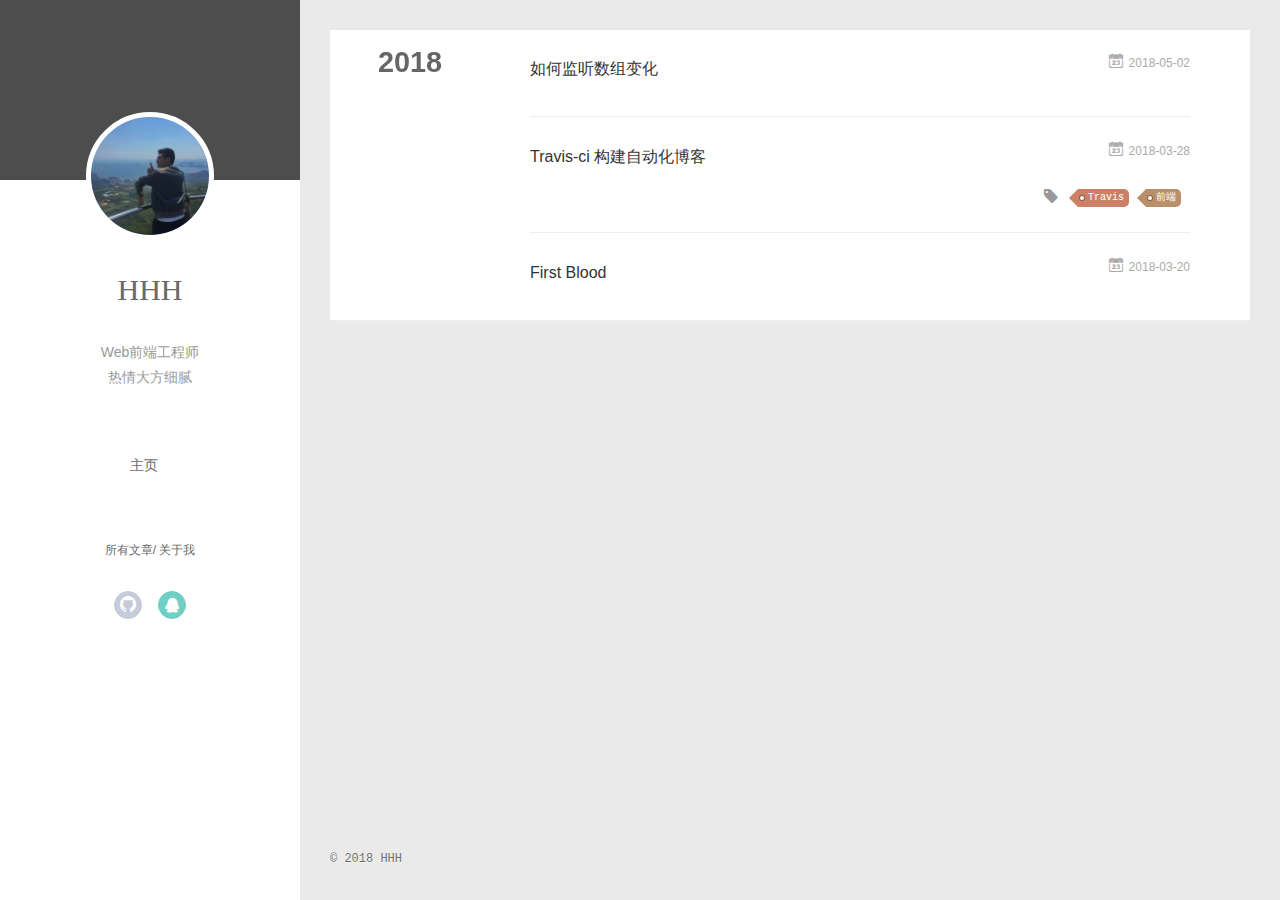
<file: archives/index.html>
<!DOCTYPE html>
<html>
<head>
  <meta charset="utf-8">
  
  <meta name="renderer" content="webkit">
  <meta http-equiv="X-UA-Compatible" content="IE=edge" >
  <link rel="dns-prefetch" href="https://a298003154.github.io">
  <title>Archives | HHH&#39;s Blog</title>
  <meta name="viewport" content="width=device-width, initial-scale=1, maximum-scale=1">
  <meta name="description" content="广工华立10级，就职于艾美，任前端工程师。擅长各项前端js技能，能快速上手开发应用。">
<meta name="keywords" content="前端,js,jquery,react,vue,dva,Ant Design,javascript,html5,开发者,程序猿,极客,编程,代码,IT网站,Developer,Coder,Geek,html,css,css3">
<meta property="og:type" content="website">
<meta property="og:title" content="HHH&#39;s Blog">
<meta property="og:url" content="https://a298003154.github.io/archives/index.html">
<meta property="og:site_name" content="HHH&#39;s Blog">
<meta property="og:description" content="广工华立10级，就职于艾美，任前端工程师。擅长各项前端js技能，能快速上手开发应用。">
<meta property="og:locale" content="zh-CN">
<meta name="twitter:card" content="summary">
<meta name="twitter:title" content="HHH&#39;s Blog">
<meta name="twitter:description" content="广工华立10级，就职于艾美，任前端工程师。擅长各项前端js技能，能快速上手开发应用。">
  
    <link rel="alternative" href="/atom.xml" title="HHH&#39;s Blog" type="application/atom+xml">
  
  
    <link rel="icon" href="/favicon.png">
  
  <link rel="stylesheet" type="text/css" href="/./main.8c6a16.css">
  <style type="text/css">
  
    #container.show {
      background: linear-gradient(200deg,#a0cfe4,#e8c37e);
    }
  </style>
  

  

</head>

<body>
  <div id="container" q-class="show:isCtnShow">
    <canvas id="anm-canvas" class="anm-canvas"></canvas>
    <div class="left-col" q-class="show:isShow">
      
<div class="overlay" style="background: #4d4d4d"></div>
<div class="intrude-less">
	<header id="header" class="inner">
		<a href="/" class="profilepic">
			<img src="https://a298003154.github.io/img/avatar/avatar.jpg" class="js-avatar">
		</a>
		<hgroup>
		  <h1 class="header-author"><a href="/">HHH</a></h1>
		</hgroup>
		
		<ul class="header-subtitle">
      
        
          <li class="subtitle-content">Web前端工程师</li>
        
      
        
          <li class="subtitle-content">热情大方细腻</li>
        
      
        
      
    </ul>
		

		<nav class="header-menu">
			<ul>
			
				<li><a href="/">主页</a></li>
	        
			</ul>
		</nav>
		<nav class="header-smart-menu">
    		
    			
    			<a q-on="click: openSlider(e, 'innerArchive')" href="javascript:void(0)">所有文章</a>
    			
            
    			
    			<a q-on="click: openSlider(e, 'aboutme')" href="javascript:void(0)">关于我</a>
    			
            
		</nav>
		<nav class="header-nav">
			<div class="social">
				
					<a class="github" target="_blank" href="https://github.com/a298003154" title="github"><i class="icon-github"></i></a>
		        
					<a class="qq" target="_blank" href="tencent://AddContact/?fromId=45&fromSubId=1&subcmd=all&uin=298003154" title="qq"><i class="icon-qq"></i></a>
		        
			</div>
		</nav>
	</header>
</div>

    </div>
    <div class="mid-col" q-class="show:isShow,hide:isShow|isFalse">
      
<nav id="mobile-nav">
  	<div class="overlay js-overlay" style="background: #4d4d4d"></div>
	<div class="btnctn js-mobile-btnctn">
  		<div class="slider-trigger list" q-on="click: openSlider(e)"><i class="icon icon-sort"></i></div>
	</div>
	<div class="intrude-less">
		<header id="header" class="inner">
			<div class="profilepic">
				<img src="https://a298003154.github.io/img/avatar/avatar.jpg" class="js-avatar">
			</div>
			<hgroup>
			  <h1 class="header-author js-header-author">HHH</h1>
			</hgroup>
			
			<p class="header-subtitle"><i class="icon icon-quo-left"></i>Web前端工程师
热情大方细腻
<i class="icon icon-quo-right"></i></p>
			
			
			
				
			
			

			<nav class="header-nav">
				<div class="social">
					
						<a class="github" target="_blank" href="https://github.com/a298003154" title="github"><i class="icon-github"></i></a>
			        
						<a class="qq" target="_blank" href="tencent://AddContact/?fromId=45&fromSubId=1&subcmd=all&uin=298003154" title="qq"><i class="icon-qq"></i></a>
			        
				</div>
			</nav>

			<nav class="header-menu js-header-menu">
				<ul style="width: 50%">
				
				
					<li style="width: 100%"><a href="/">主页</a></li>
		        
				</ul>
			</nav>
		</header>
	</div>
	<div class="mobile-mask" style="display:none" q-show="isShow"></div>
</nav>

      <div id="wrapper" class="body-wrap">
        <div class="menu-l">
          <div class="canvas-wrap">
            <canvas data-colors="#eaeaea" data-sectionHeight="100" data-contentId="js-content" id="myCanvas1" class="anm-canvas"></canvas>
          </div>
          <div id="js-content" class="content-ll">
            
  
  
    
    
      
      
      <section class="archives-wrap">
        <div class="archive-year-wrap">
          <a href="/archives/2018" class="archive-year">2018</a>
        </div>
        <div class="archives">
    
    <article class="archive-article archive-type-post">
  <div class="archive-article-inner">
    <header class="archive-article-header">
      	<div class="article-meta">
	      	<a href="/2018/05/02/监听数组变化/" class="archive-article-date">
  	<time datetime="2018-05-02T04:01:18.000Z" itemprop="datePublished"><i class="icon-calendar icon"></i>2018-05-02</time>
</a>
        </div>
    	 
  
    <h1 itemprop="name">
      <a class="archive-article-title" href="/2018/05/02/监听数组变化/">如何监听数组变化</a>
    </h1>
  

        <div class="article-info info-on-right">
          

          

        </div>
        <div class="clearfix"></div>
    </header>
  </div>
</article>
  
    
    
    <article class="archive-article archive-type-post">
  <div class="archive-article-inner">
    <header class="archive-article-header">
      	<div class="article-meta">
	      	<a href="/2018/03/28/TravisCI_usage/" class="archive-article-date">
  	<time datetime="2018-03-28T15:08:00.000Z" itemprop="datePublished"><i class="icon-calendar icon"></i>2018-03-28</time>
</a>
        </div>
    	 
  
    <h1 itemprop="name">
      <a class="archive-article-title" href="/2018/03/28/TravisCI_usage/">Travis-ci 构建自动化博客</a>
    </h1>
  

        <div class="article-info info-on-right">
          
	<div class="article-tag tagcloud">
		<i class="icon-price-tags icon"></i>
		<ul class="article-tag-list">
			
        		<li class="article-tag-list-item">
        			<a href="javascript:void(0)" class="js-tag article-tag-list-link color2">Travis</a>
        		</li>
      		
        		<li class="article-tag-list-item">
        			<a href="javascript:void(0)" class="js-tag article-tag-list-link color3">前端</a>
        		</li>
      		
		</ul>
	</div>


          

        </div>
        <div class="clearfix"></div>
    </header>
  </div>
</article>
  
    
    
    <article class="archive-article archive-type-post">
  <div class="archive-article-inner">
    <header class="archive-article-header">
      	<div class="article-meta">
	      	<a href="/2018/03/20/first_blood/" class="archive-article-date">
  	<time datetime="2018-03-20T03:57:00.000Z" itemprop="datePublished"><i class="icon-calendar icon"></i>2018-03-20</time>
</a>
        </div>
    	 
  
    <h1 itemprop="name">
      <a class="archive-article-title" href="/2018/03/20/first_blood/">First Blood</a>
    </h1>
  

        <div class="article-info info-on-right">
          

          

        </div>
        <div class="clearfix"></div>
    </header>
  </div>
</article>
  
  
    </div></section>
  

    


          </div>
        </div>
      </div>
      <footer id="footer">
  <div class="outer">
    <div id="footer-info">
    	<div class="footer-left">
    		&copy; 2018 HHH
    	</div>
      	<div class="footer-right">
      		<!-- <a href="http://hexo.io/" target="_blank">Hexo</a>  Theme <a href="https://github.com/litten/hexo-theme-yilia" target="_blank">Yilia</a> by Litten -->
      	</div>
    </div>
  </div>
</footer>

    </div>
    <script>
	var yiliaConfig = {
		mathjax: false,
		isHome: false,
		isPost: false,
		isArchive: true,
		isTag: false,
		isCategory: false,
		open_in_new: false,
		toc_hide_index: true,
		root: "/",
		innerArchive: true,
		showTags: false
	}
</script>

<script>!function(r){var e={};function i(t){if(e[t])return e[t].exports;var n=e[t]={exports:{},id:t,loaded:!1};return r[t].call(n.exports,n,n.exports,i),n.loaded=!0,n.exports}i.m=r,i.c=e,i.p="./",i(0)}([function(t,n,r){r(96),t.exports=r(422)},,,,,,,,,,,,,,,,,,,,,,,,,function(t,n){t.exports=function(t,n){t.classList?t.classList.add(n):t.className+=" "+n}},function(t,n){t.exports=function(t,n){if(t.classList)t.classList.remove(n);else{var r=new RegExp("(^|\\b)"+n.split(" ").join("|")+"(\\b|$)","gi");t.className=t.className.replace(r," ")}}},,function(t,n,r){"use strict";var e,i=r(29),l=(e=i)&&e.__esModule?e:{default:e};var h=function(){function n(t,n,r){return n||r?String.fromCharCode(n||r):o[t]||t}function r(t){return s[t]}var e=/&quot;|&lt;|&gt;|&amp;|&nbsp;|&apos;|&#(\d+);|&#(\d+)/g,i=/['<> "&]/g,o={"&quot;":'"',"&lt;":"<","&gt;":">","&amp;":"&","&nbsp;":" "},u=/\u00a0/g,c=/<br\s*\/?>/gi,f=/\r?\n/g,a=/\s/g,s={};for(var t in o)s[o[t]]=t;return o["&apos;"]="'",s["'"]="&#39;",{encode:function(t){return t?(""+t).replace(i,r).replace(f,"<br/>").replace(a,"&nbsp;"):""},decode:function(t){return t?(""+t).replace(c,"\n").replace(e,n).replace(u," "):""},encodeBase16:function(t){if(!t)return t;for(var n=[],r=0,e=(t+="").length;r<e;r++)n.push(t.charCodeAt(r).toString(16).toUpperCase());return n.join("")},encodeBase16forJSON:function(t){if(!t)return t;for(var n=[],r=0,e=(t=t.replace(/[\u4E00-\u9FBF]/gi,function(t){return escape(t).replace("%u","\\u")})).length;r<e;r++)n.push(t.charCodeAt(r).toString(16).toUpperCase());return n.join("")},decodeBase16:function(t){if(!t)return t;for(var n=[],r=0,e=(t+="").length;r<e;r+=2)n.push(String.fromCharCode("0x"+t.slice(r,r+2)));return n.join("")},encodeObject:function(t){if(t instanceof Array)for(var n=0,r=t.length;n<r;n++)t[n]=h.encodeObject(t[n]);else if("object"==(void 0===t?"undefined":(0,l.default)(t)))for(var e in t)t[e]=h.encodeObject(t[e]);else if("string"==typeof t)return h.encode(t);return t},loadScript:function(t){var n=document.createElement("script");document.getElementsByTagName("body")[0].appendChild(n),n.setAttribute("src",t)},addLoadEvent:function(t){var n=window.onload;"function"!=typeof window.onload?window.onload=t:window.onload=function(){n(),t()}}}}();t.exports=h},function(t,n,r){"use strict";n.__esModule=!0;var e=u(r(30)),i=u(r(81)),o="function"==typeof i.default&&"symbol"==typeof e.default?function(t){return typeof t}:function(t){return t&&"function"==typeof i.default&&t.constructor===i.default&&t!==i.default.prototype?"symbol":typeof t};function u(t){return t&&t.__esModule?t:{default:t}}n.default="function"==typeof i.default&&"symbol"===o(e.default)?function(t){return void 0===t?"undefined":o(t)}:function(t){return t&&"function"==typeof i.default&&t.constructor===i.default&&t!==i.default.prototype?"symbol":void 0===t?"undefined":o(t)}},function(t,n,r){t.exports={default:r(31),__esModule:!0}},function(t,n,r){r(32),r(76),t.exports=r(80).f("iterator")},function(t,n,r){"use strict";var e=r(33)(!0);r(36)(String,"String",function(t){this._t=String(t),this._i=0},function(){var t,n=this._t,r=this._i;return r>=n.length?{value:void 0,done:!0}:(t=e(n,r),this._i+=t.length,{value:t,done:!1})})},function(t,n,r){var f=r(34),a=r(35);t.exports=function(c){return function(t,n){var r,e,i=String(a(t)),o=f(n),u=i.length;return o<0||u<=o?c?"":void 0:(r=i.charCodeAt(o))<55296||56319<r||o+1===u||(e=i.charCodeAt(o+1))<56320||57343<e?c?i.charAt(o):r:c?i.slice(o,o+2):e-56320+(r-55296<<10)+65536}}},function(t,n){var r=Math.ceil,e=Math.floor;t.exports=function(t){return isNaN(t=+t)?0:(0<t?e:r)(t)}},function(t,n){t.exports=function(t){if(null==t)throw TypeError("Can't call method on  "+t);return t}},function(t,n,r){"use strict";var m=r(37),x=r(38),S=r(53),w=r(43),_=r(54),O=r(55),E=r(56),M=r(72),P=r(74),j=r(73)("iterator"),F=!([].keys&&"next"in[].keys()),A="values",L=function(){return this};t.exports=function(t,n,r,e,i,o,u){E(r,n,e);var c,f,a,s=function(t){if(!F&&t in p)return p[t];switch(t){case"keys":case A:return function(){return new r(this,t)}}return function(){return new r(this,t)}},l=n+" Iterator",h=i==A,v=!1,p=t.prototype,d=p[j]||p["@@iterator"]||i&&p[i],y=!F&&d||s(i),g=i?h?s("entries"):y:void 0,b="Array"==n&&p.entries||d;if(b&&(a=P(b.call(new t)))!==Object.prototype&&a.next&&(M(a,l,!0),m||_(a,j)||w(a,j,L)),h&&d&&d.name!==A&&(v=!0,y=function(){return d.call(this)}),m&&!u||!F&&!v&&p[j]||w(p,j,y),O[n]=y,O[l]=L,i)if(c={values:h?y:s(A),keys:o?y:s("keys"),entries:g},u)for(f in c)f in p||S(p,f,c[f]);else x(x.P+x.F*(F||v),n,c);return c}},function(t,n){t.exports=!0},function(t,n,r){var d=r(39),y=r(40),g=r(41),b=r(43),m="prototype",x=function(t,n,r){var e,i,o,u=t&x.F,c=t&x.G,f=t&x.S,a=t&x.P,s=t&x.B,l=t&x.W,h=c?y:y[n]||(y[n]={}),v=h[m],p=c?d:f?d[n]:(d[n]||{})[m];for(e in c&&(r=n),r)(i=!u&&p&&void 0!==p[e])&&e in h||(o=i?p[e]:r[e],h[e]=c&&"function"!=typeof p[e]?r[e]:s&&i?g(o,d):l&&p[e]==o?function(e){var t=function(t,n,r){if(this instanceof e){switch(arguments.length){case 0:return new e;case 1:return new e(t);case 2:return new e(t,n)}return new e(t,n,r)}return e.apply(this,arguments)};return t[m]=e[m],t}(o):a&&"function"==typeof o?g(Function.call,o):o,a&&((h.virtual||(h.virtual={}))[e]=o,t&x.R&&v&&!v[e]&&b(v,e,o)))};x.F=1,x.G=2,x.S=4,x.P=8,x.B=16,x.W=32,x.U=64,x.R=128,t.exports=x},function(t,n){var r=t.exports="undefined"!=typeof window&&window.Math==Math?window:"undefined"!=typeof self&&self.Math==Math?self:Function("return this")();"number"==typeof __g&&(__g=r)},function(t,n){var r=t.exports={version:"2.5.3"};"number"==typeof __e&&(__e=r)},function(t,n,r){var o=r(42);t.exports=function(e,i,t){if(o(e),void 0===i)return e;switch(t){case 1:return function(t){return e.call(i,t)};case 2:return function(t,n){return e.call(i,t,n)};case 3:return function(t,n,r){return e.call(i,t,n,r)}}return function(){return e.apply(i,arguments)}}},function(t,n){t.exports=function(t){if("function"!=typeof t)throw TypeError(t+" is not a function!");return t}},function(t,n,r){var e=r(44),i=r(52);t.exports=r(48)?function(t,n,r){return e.f(t,n,i(1,r))}:function(t,n,r){return t[n]=r,t}},function(t,n,r){var e=r(45),i=r(47),o=r(51),u=Object.defineProperty;n.f=r(48)?Object.defineProperty:function(t,n,r){if(e(t),n=o(n,!0),e(r),i)try{return u(t,n,r)}catch(t){}if("get"in r||"set"in r)throw TypeError("Accessors not supported!");return"value"in r&&(t[n]=r.value),t}},function(t,n,r){var e=r(46);t.exports=function(t){if(!e(t))throw TypeError(t+" is not an object!");return t}},function(t,n){t.exports=function(t){return"object"==typeof t?null!==t:"function"==typeof t}},function(t,n,r){t.exports=!r(48)&&!r(49)(function(){return 7!=Object.defineProperty(r(50)("div"),"a",{get:function(){return 7}}).a})},function(t,n,r){t.exports=!r(49)(function(){return 7!=Object.defineProperty({},"a",{get:function(){return 7}}).a})},function(t,n){t.exports=function(t){try{return!!t()}catch(t){return!0}}},function(t,n,r){var e=r(46),i=r(39).document,o=e(i)&&e(i.createElement);t.exports=function(t){return o?i.createElement(t):{}}},function(t,n,r){var i=r(46);t.exports=function(t,n){if(!i(t))return t;var r,e;if(n&&"function"==typeof(r=t.toString)&&!i(e=r.call(t)))return e;if("function"==typeof(r=t.valueOf)&&!i(e=r.call(t)))return e;if(!n&&"function"==typeof(r=t.toString)&&!i(e=r.call(t)))return e;throw TypeError("Can't convert object to primitive value")}},function(t,n){t.exports=function(t,n){return{enumerable:!(1&t),configurable:!(2&t),writable:!(4&t),value:n}}},function(t,n,r){t.exports=r(43)},function(t,n){var r={}.hasOwnProperty;t.exports=function(t,n){return r.call(t,n)}},function(t,n){t.exports={}},function(t,n,r){"use strict";var e=r(57),i=r(52),o=r(72),u={};r(43)(u,r(73)("iterator"),function(){return this}),t.exports=function(t,n,r){t.prototype=e(u,{next:i(1,r)}),o(t,n+" Iterator")}},function(t,n,e){var i=e(45),o=e(58),u=e(70),c=e(67)("IE_PROTO"),f=function(){},a="prototype",s=function(){var t,n=e(50)("iframe"),r=u.length;for(n.style.display="none",e(71).appendChild(n),n.src="javascript:",(t=n.contentWindow.document).open(),t.write("<script>document.F=Object<\/script>"),t.close(),s=t.F;r--;)delete s[a][u[r]];return s()};t.exports=Object.create||function(t,n){var r;return null!==t?(f[a]=i(t),r=new f,f[a]=null,r[c]=t):r=s(),void 0===n?r:o(r,n)}},function(t,n,r){var u=r(44),c=r(45),f=r(59);t.exports=r(48)?Object.defineProperties:function(t,n){c(t);for(var r,e=f(n),i=e.length,o=0;o<i;)u.f(t,r=e[o++],n[r]);return t}},function(t,n,r){var e=r(60),i=r(70);t.exports=Object.keys||function(t){return e(t,i)}},function(t,n,r){var u=r(54),c=r(61),f=r(64)(!1),a=r(67)("IE_PROTO");t.exports=function(t,n){var r,e=c(t),i=0,o=[];for(r in e)r!=a&&u(e,r)&&o.push(r);for(;n.length>i;)u(e,r=n[i++])&&(~f(o,r)||o.push(r));return o}},function(t,n,r){var e=r(62),i=r(35);t.exports=function(t){return e(i(t))}},function(t,n,r){var e=r(63);t.exports=Object("z").propertyIsEnumerable(0)?Object:function(t){return"String"==e(t)?t.split(""):Object(t)}},function(t,n){var r={}.toString;t.exports=function(t){return r.call(t).slice(8,-1)}},function(t,n,r){var f=r(61),a=r(65),s=r(66);t.exports=function(c){return function(t,n,r){var e,i=f(t),o=a(i.length),u=s(r,o);if(c&&n!=n){for(;u<o;)if((e=i[u++])!=e)return!0}else for(;u<o;u++)if((c||u in i)&&i[u]===n)return c||u||0;return!c&&-1}}},function(t,n,r){var e=r(34),i=Math.min;t.exports=function(t){return 0<t?i(e(t),9007199254740991):0}},function(t,n,r){var e=r(34),i=Math.max,o=Math.min;t.exports=function(t,n){return(t=e(t))<0?i(t+n,0):o(t,n)}},function(t,n,r){var e=r(68)("keys"),i=r(69);t.exports=function(t){return e[t]||(e[t]=i(t))}},function(t,n,r){var e=r(39),i="__core-js_shared__",o=e[i]||(e[i]={});t.exports=function(t){return o[t]||(o[t]={})}},function(t,n){var r=0,e=Math.random();t.exports=function(t){return"Symbol(".concat(void 0===t?"":t,")_",(++r+e).toString(36))}},function(t,n){t.exports="constructor,hasOwnProperty,isPrototypeOf,propertyIsEnumerable,toLocaleString,toString,valueOf".split(",")},function(t,n,r){var e=r(39).document;t.exports=e&&e.documentElement},function(t,n,r){var e=r(44).f,i=r(54),o=r(73)("toStringTag");t.exports=function(t,n,r){t&&!i(t=r?t:t.prototype,o)&&e(t,o,{configurable:!0,value:n})}},function(t,n,r){var e=r(68)("wks"),i=r(69),o=r(39).Symbol,u="function"==typeof o;(t.exports=function(t){return e[t]||(e[t]=u&&o[t]||(u?o:i)("Symbol."+t))}).store=e},function(t,n,r){var e=r(54),i=r(75),o=r(67)("IE_PROTO"),u=Object.prototype;t.exports=Object.getPrototypeOf||function(t){return t=i(t),e(t,o)?t[o]:"function"==typeof t.constructor&&t instanceof t.constructor?t.constructor.prototype:t instanceof Object?u:null}},function(t,n,r){var e=r(35);t.exports=function(t){return Object(e(t))}},function(t,n,r){r(77);for(var e=r(39),i=r(43),o=r(55),u=r(73)("toStringTag"),c="CSSRuleList,CSSStyleDeclaration,CSSValueList,ClientRectList,DOMRectList,DOMStringList,DOMTokenList,DataTransferItemList,FileList,HTMLAllCollection,HTMLCollection,HTMLFormElement,HTMLSelectElement,MediaList,MimeTypeArray,NamedNodeMap,NodeList,PaintRequestList,Plugin,PluginArray,SVGLengthList,SVGNumberList,SVGPathSegList,SVGPointList,SVGStringList,SVGTransformList,SourceBufferList,StyleSheetList,TextTrackCueList,TextTrackList,TouchList".split(","),f=0;f<c.length;f++){var a=c[f],s=e[a],l=s&&s.prototype;l&&!l[u]&&i(l,u,a),o[a]=o.Array}},function(t,n,r){"use strict";var e=r(78),i=r(79),o=r(55),u=r(61);t.exports=r(36)(Array,"Array",function(t,n){this._t=u(t),this._i=0,this._k=n},function(){var t=this._t,n=this._k,r=this._i++;return!t||r>=t.length?(this._t=void 0,i(1)):i(0,"keys"==n?r:"values"==n?t[r]:[r,t[r]])},"values"),o.Arguments=o.Array,e("keys"),e("values"),e("entries")},function(t,n){t.exports=function(){}},function(t,n){t.exports=function(t,n){return{value:n,done:!!t}}},function(t,n,r){n.f=r(73)},function(t,n,r){t.exports={default:r(82),__esModule:!0}},function(t,n,r){r(83),r(93),r(94),r(95),t.exports=r(40).Symbol},function(t,n,r){"use strict";var e=r(39),u=r(54),i=r(48),o=r(38),c=r(53),f=r(84).KEY,a=r(49),s=r(68),l=r(72),h=r(69),v=r(73),p=r(80),d=r(85),y=r(86),g=r(89),b=r(45),m=r(46),x=r(61),S=r(51),w=r(52),_=r(57),O=r(90),E=r(92),M=r(44),P=r(59),j=E.f,F=M.f,A=O.f,L=e.Symbol,N=e.JSON,T=N&&N.stringify,I="prototype",k=v("_hidden"),R=v("toPrimitive"),C={}.propertyIsEnumerable,D=s("symbol-registry"),G=s("symbols"),W=s("op-symbols"),U=Object[I],V="function"==typeof L,B=e.QObject,q=!B||!B[I]||!B[I].findChild,z=i&&a(function(){return 7!=_(F({},"a",{get:function(){return F(this,"a",{value:7}).a}})).a})?function(t,n,r){var e=j(U,n);e&&delete U[n],F(t,n,r),e&&t!==U&&F(U,n,e)}:F,K=function(t){var n=G[t]=_(L[I]);return n._k=t,n},H=V&&"symbol"==typeof L.iterator?function(t){return"symbol"==typeof t}:function(t){return t instanceof L},J=function(t,n,r){return t===U&&J(W,n,r),b(t),n=S(n,!0),b(r),u(G,n)?(r.enumerable?(u(t,k)&&t[k][n]&&(t[k][n]=!1),r=_(r,{enumerable:w(0,!1)})):(u(t,k)||F(t,k,w(1,{})),t[k][n]=!0),z(t,n,r)):F(t,n,r)},Y=function(t,n){b(t);for(var r,e=y(n=x(n)),i=0,o=e.length;i<o;)J(t,r=e[i++],n[r]);return t},$=function(t){var n=C.call(this,t=S(t,!0));return!(this===U&&u(G,t)&&!u(W,t))&&(!(n||!u(this,t)||!u(G,t)||u(this,k)&&this[k][t])||n)},X=function(t,n){if(t=x(t),n=S(n,!0),t!==U||!u(G,n)||u(W,n)){var r=j(t,n);return!r||!u(G,n)||u(t,k)&&t[k][n]||(r.enumerable=!0),r}},Q=function(t){for(var n,r=A(x(t)),e=[],i=0;r.length>i;)u(G,n=r[i++])||n==k||n==f||e.push(n);return e},Z=function(t){for(var n,r=t===U,e=A(r?W:x(t)),i=[],o=0;e.length>o;)!u(G,n=e[o++])||r&&!u(U,n)||i.push(G[n]);return i};V||(c((L=function(){if(this instanceof L)throw TypeError("Symbol is not a constructor!");var n=h(0<arguments.length?arguments[0]:void 0),r=function(t){this===U&&r.call(W,t),u(this,k)&&u(this[k],n)&&(this[k][n]=!1),z(this,n,w(1,t))};return i&&q&&z(U,n,{configurable:!0,set:r}),K(n)})[I],"toString",function(){return this._k}),E.f=X,M.f=J,r(91).f=O.f=Q,r(88).f=$,r(87).f=Z,i&&!r(37)&&c(U,"propertyIsEnumerable",$,!0),p.f=function(t){return K(v(t))}),o(o.G+o.W+o.F*!V,{Symbol:L});for(var tt="hasInstance,isConcatSpreadable,iterator,match,replace,search,species,split,toPrimitive,toStringTag,unscopables".split(","),nt=0;tt.length>nt;)v(tt[nt++]);for(var rt=P(v.store),et=0;rt.length>et;)d(rt[et++]);o(o.S+o.F*!V,"Symbol",{for:function(t){return u(D,t+="")?D[t]:D[t]=L(t)},keyFor:function(t){if(!H(t))throw TypeError(t+" is not a symbol!");for(var n in D)if(D[n]===t)return n},useSetter:function(){q=!0},useSimple:function(){q=!1}}),o(o.S+o.F*!V,"Object",{create:function(t,n){return void 0===n?_(t):Y(_(t),n)},defineProperty:J,defineProperties:Y,getOwnPropertyDescriptor:X,getOwnPropertyNames:Q,getOwnPropertySymbols:Z}),N&&o(o.S+o.F*(!V||a(function(){var t=L();return"[null]"!=T([t])||"{}"!=T({a:t})||"{}"!=T(Object(t))})),"JSON",{stringify:function(t){for(var n,r,e=[t],i=1;arguments.length>i;)e.push(arguments[i++]);if(r=n=e[1],(m(n)||void 0!==t)&&!H(t))return g(n)||(n=function(t,n){if("function"==typeof r&&(n=r.call(this,t,n)),!H(n))return n}),e[1]=n,T.apply(N,e)}}),L[I][R]||r(43)(L[I],R,L[I].valueOf),l(L,"Symbol"),l(Math,"Math",!0),l(e.JSON,"JSON",!0)},function(t,n,r){var e=r(69)("meta"),i=r(46),o=r(54),u=r(44).f,c=0,f=Object.isExtensible||function(){return!0},a=!r(49)(function(){return f(Object.preventExtensions({}))}),s=function(t){u(t,e,{value:{i:"O"+ ++c,w:{}}})},l=t.exports={KEY:e,NEED:!1,fastKey:function(t,n){if(!i(t))return"symbol"==typeof t?t:("string"==typeof t?"S":"P")+t;if(!o(t,e)){if(!f(t))return"F";if(!n)return"E";s(t)}return t[e].i},getWeak:function(t,n){if(!o(t,e)){if(!f(t))return!0;if(!n)return!1;s(t)}return t[e].w},onFreeze:function(t){return a&&l.NEED&&f(t)&&!o(t,e)&&s(t),t}}},function(t,n,r){var e=r(39),i=r(40),o=r(37),u=r(80),c=r(44).f;t.exports=function(t){var n=i.Symbol||(i.Symbol=o?{}:e.Symbol||{});"_"==t.charAt(0)||t in n||c(n,t,{value:u.f(t)})}},function(t,n,r){var c=r(59),f=r(87),a=r(88);t.exports=function(t){var n=c(t),r=f.f;if(r)for(var e,i=r(t),o=a.f,u=0;i.length>u;)o.call(t,e=i[u++])&&n.push(e);return n}},function(t,n){n.f=Object.getOwnPropertySymbols},function(t,n){n.f={}.propertyIsEnumerable},function(t,n,r){var e=r(63);t.exports=Array.isArray||function(t){return"Array"==e(t)}},function(t,n,r){var e=r(61),i=r(91).f,o={}.toString,u="object"==typeof window&&window&&Object.getOwnPropertyNames?Object.getOwnPropertyNames(window):[];t.exports.f=function(t){return u&&"[object Window]"==o.call(t)?function(t){try{return i(t)}catch(t){return u.slice()}}(t):i(e(t))}},function(t,n,r){var e=r(60),i=r(70).concat("length","prototype");n.f=Object.getOwnPropertyNames||function(t){return e(t,i)}},function(t,n,r){var e=r(88),i=r(52),o=r(61),u=r(51),c=r(54),f=r(47),a=Object.getOwnPropertyDescriptor;n.f=r(48)?a:function(t,n){if(t=o(t),n=u(n,!0),f)try{return a(t,n)}catch(t){}if(c(t,n))return i(!e.f.call(t,n),t[n])}},function(t,n){},function(t,n,r){r(85)("asyncIterator")},function(t,n,r){r(85)("observable")},function(t,n,r){(function(t){"use strict";if(r(97),r(418),r(419),t._babelPolyfill)throw new Error("only one instance of babel-polyfill is allowed");t._babelPolyfill=!0;var e="defineProperty";function n(t,n,r){t[n]||Object[e](t,n,{writable:!0,configurable:!0,value:r})}n(String.prototype,"padLeft","".padStart),n(String.prototype,"padRight","".padEnd),"pop,reverse,shift,keys,values,entries,indexOf,every,some,forEach,map,filter,find,findIndex,includes,join,slice,concat,push,splice,unshift,sort,lastIndexOf,reduce,reduceRight,copyWithin,fill".split(",").forEach(function(t){[][t]&&n(Array,t,Function.call.bind([][t]))})}).call(n,function(){return this}())},function(t,n,r){r(98),r(146),r(147),r(148),r(149),r(151),r(154),r(155),r(156),r(157),r(158),r(159),r(160),r(161),r(162),r(164),r(166),r(168),r(170),r(173),r(174),r(175),r(179),r(181),r(183),r(186),r(187),r(188),r(189),r(191),r(192),r(193),r(194),r(195),r(196),r(197),r(199),r(200),r(201),r(203),r(204),r(205),r(207),r(209),r(210),r(211),r(212),r(213),r(214),r(215),r(216),r(217),r(218),r(219),r(220),r(221),r(226),r(227),r(231),r(232),r(233),r(234),r(236),r(237),r(238),r(239),r(240),r(241),r(242),r(243),r(244),r(245),r(246),r(247),r(248),r(249),r(250),r(252),r(253),r(255),r(256),r(262),r(263),r(265),r(266),r(267),r(271),r(272),r(273),r(274),r(275),r(277),r(278),r(279),r(280),r(283),r(285),r(286),r(287),r(289),r(291),r(293),r(294),r(295),r(297),r(298),r(299),r(300),r(310),r(314),r(315),r(317),r(318),r(322),r(323),r(325),r(326),r(327),r(328),r(329),r(330),r(331),r(332),r(333),r(334),r(335),r(336),r(337),r(338),r(339),r(340),r(341),r(342),r(343),r(345),r(346),r(347),r(348),r(349),r(351),r(352),r(353),r(356),r(357),r(358),r(359),r(360),r(361),r(362),r(363),r(365),r(366),r(368),r(369),r(370),r(371),r(374),r(375),r(377),r(378),r(379),r(380),r(382),r(383),r(384),r(385),r(386),r(387),r(388),r(389),r(390),r(391),r(393),r(394),r(395),r(396),r(397),r(398),r(399),r(400),r(401),r(402),r(403),r(405),r(406),r(407),r(408),r(409),r(410),r(411),r(412),r(413),r(414),r(415),r(416),r(417),t.exports=r(104)},function(t,n,r){"use strict";var e=r(99),u=r(100),i=r(101),o=r(103),c=r(113),f=r(117).KEY,a=r(102),s=r(118),l=r(119),h=r(114),v=r(120),p=r(121),d=r(122),y=r(124),g=r(139),b=r(107),m=r(108),x=r(127),S=r(111),w=r(112),_=r(140),O=r(143),E=r(145),M=r(106),P=r(125),j=E.f,F=M.f,A=O.f,L=e.Symbol,N=e.JSON,T=N&&N.stringify,I="prototype",k=v("_hidden"),R=v("toPrimitive"),C={}.propertyIsEnumerable,D=s("symbol-registry"),G=s("symbols"),W=s("op-symbols"),U=Object[I],V="function"==typeof L,B=e.QObject,q=!B||!B[I]||!B[I].findChild,z=i&&a(function(){return 7!=_(F({},"a",{get:function(){return F(this,"a",{value:7}).a}})).a})?function(t,n,r){var e=j(U,n);e&&delete U[n],F(t,n,r),e&&t!==U&&F(U,n,e)}:F,K=function(t){var n=G[t]=_(L[I]);return n._k=t,n},H=V&&"symbol"==typeof L.iterator?function(t){return"symbol"==typeof t}:function(t){return t instanceof L},J=function(t,n,r){return t===U&&J(W,n,r),b(t),n=S(n,!0),b(r),u(G,n)?(r.enumerable?(u(t,k)&&t[k][n]&&(t[k][n]=!1),r=_(r,{enumerable:w(0,!1)})):(u(t,k)||F(t,k,w(1,{})),t[k][n]=!0),z(t,n,r)):F(t,n,r)},Y=function(t,n){b(t);for(var r,e=y(n=x(n)),i=0,o=e.length;i<o;)J(t,r=e[i++],n[r]);return t},$=function(t){var n=C.call(this,t=S(t,!0));return!(this===U&&u(G,t)&&!u(W,t))&&(!(n||!u(this,t)||!u(G,t)||u(this,k)&&this[k][t])||n)},X=function(t,n){if(t=x(t),n=S(n,!0),t!==U||!u(G,n)||u(W,n)){var r=j(t,n);return!r||!u(G,n)||u(t,k)&&t[k][n]||(r.enumerable=!0),r}},Q=function(t){for(var n,r=A(x(t)),e=[],i=0;r.length>i;)u(G,n=r[i++])||n==k||n==f||e.push(n);return e},Z=function(t){for(var n,r=t===U,e=A(r?W:x(t)),i=[],o=0;e.length>o;)!u(G,n=e[o++])||r&&!u(U,n)||i.push(G[n]);return i};V||(c((L=function(){if(this instanceof L)throw TypeError("Symbol is not a constructor!");var n=h(0<arguments.length?arguments[0]:void 0),r=function(t){this===U&&r.call(W,t),u(this,k)&&u(this[k],n)&&(this[k][n]=!1),z(this,n,w(1,t))};return i&&q&&z(U,n,{configurable:!0,set:r}),K(n)})[I],"toString",function(){return this._k}),E.f=X,M.f=J,r(144).f=O.f=Q,r(138).f=$,r(137).f=Z,i&&!r(123)&&c(U,"propertyIsEnumerable",$,!0),p.f=function(t){return K(v(t))}),o(o.G+o.W+o.F*!V,{Symbol:L});for(var tt="hasInstance,isConcatSpreadable,iterator,match,replace,search,species,split,toPrimitive,toStringTag,unscopables".split(","),nt=0;tt.length>nt;)v(tt[nt++]);for(var rt=P(v.store),et=0;rt.length>et;)d(rt[et++]);o(o.S+o.F*!V,"Symbol",{for:function(t){return u(D,t+="")?D[t]:D[t]=L(t)},keyFor:function(t){if(!H(t))throw TypeError(t+" is not a symbol!");for(var n in D)if(D[n]===t)return n},useSetter:function(){q=!0},useSimple:function(){q=!1}}),o(o.S+o.F*!V,"Object",{create:function(t,n){return void 0===n?_(t):Y(_(t),n)},defineProperty:J,defineProperties:Y,getOwnPropertyDescriptor:X,getOwnPropertyNames:Q,getOwnPropertySymbols:Z}),N&&o(o.S+o.F*(!V||a(function(){var t=L();return"[null]"!=T([t])||"{}"!=T({a:t})||"{}"!=T(Object(t))})),"JSON",{stringify:function(t){for(var n,r,e=[t],i=1;arguments.length>i;)e.push(arguments[i++]);if(r=n=e[1],(m(n)||void 0!==t)&&!H(t))return g(n)||(n=function(t,n){if("function"==typeof r&&(n=r.call(this,t,n)),!H(n))return n}),e[1]=n,T.apply(N,e)}}),L[I][R]||r(105)(L[I],R,L[I].valueOf),l(L,"Symbol"),l(Math,"Math",!0),l(e.JSON,"JSON",!0)},function(t,n){var r=t.exports="undefined"!=typeof window&&window.Math==Math?window:"undefined"!=typeof self&&self.Math==Math?self:Function("return this")();"number"==typeof __g&&(__g=r)},function(t,n){var r={}.hasOwnProperty;t.exports=function(t,n){return r.call(t,n)}},function(t,n,r){t.exports=!r(102)(function(){return 7!=Object.defineProperty({},"a",{get:function(){return 7}}).a})},function(t,n){t.exports=function(t){try{return!!t()}catch(t){return!0}}},function(t,n,r){var d=r(99),y=r(104),g=r(105),b=r(113),m=r(115),x="prototype",S=function(t,n,r){var e,i,o,u,c=t&S.F,f=t&S.G,a=t&S.S,s=t&S.P,l=t&S.B,h=f?d:a?d[n]||(d[n]={}):(d[n]||{})[x],v=f?y:y[n]||(y[n]={}),p=v[x]||(v[x]={});for(e in f&&(r=n),r)o=((i=!c&&h&&void 0!==h[e])?h:r)[e],u=l&&i?m(o,d):s&&"function"==typeof o?m(Function.call,o):o,h&&b(h,e,o,t&S.U),v[e]!=o&&g(v,e,u),s&&p[e]!=o&&(p[e]=o)};d.core=y,S.F=1,S.G=2,S.S=4,S.P=8,S.B=16,S.W=32,S.U=64,S.R=128,t.exports=S},function(t,n){var r=t.exports={version:"2.5.3"};"number"==typeof __e&&(__e=r)},function(t,n,r){var e=r(106),i=r(112);t.exports=r(101)?function(t,n,r){return e.f(t,n,i(1,r))}:function(t,n,r){return t[n]=r,t}},function(t,n,r){var e=r(107),i=r(109),o=r(111),u=Object.defineProperty;n.f=r(101)?Object.defineProperty:function(t,n,r){if(e(t),n=o(n,!0),e(r),i)try{return u(t,n,r)}catch(t){}if("get"in r||"set"in r)throw TypeError("Accessors not supported!");return"value"in r&&(t[n]=r.value),t}},function(t,n,r){var e=r(108);t.exports=function(t){if(!e(t))throw TypeError(t+" is not an object!");return t}},function(t,n){t.exports=function(t){return"object"==typeof t?null!==t:"function"==typeof t}},function(t,n,r){t.exports=!r(101)&&!r(102)(function(){return 7!=Object.defineProperty(r(110)("div"),"a",{get:function(){return 7}}).a})},function(t,n,r){var e=r(108),i=r(99).document,o=e(i)&&e(i.createElement);t.exports=function(t){return o?i.createElement(t):{}}},function(t,n,r){var i=r(108);t.exports=function(t,n){if(!i(t))return t;var r,e;if(n&&"function"==typeof(r=t.toString)&&!i(e=r.call(t)))return e;if("function"==typeof(r=t.valueOf)&&!i(e=r.call(t)))return e;if(!n&&"function"==typeof(r=t.toString)&&!i(e=r.call(t)))return e;throw TypeError("Can't convert object to primitive value")}},function(t,n){t.exports=function(t,n){return{enumerable:!(1&t),configurable:!(2&t),writable:!(4&t),value:n}}},function(t,n,r){var o=r(99),u=r(105),c=r(100),f=r(114)("src"),e="toString",i=Function[e],a=(""+i).split(e);r(104).inspectSource=function(t){return i.call(t)},(t.exports=function(t,n,r,e){var i="function"==typeof r;i&&(c(r,"name")||u(r,"name",n)),t[n]!==r&&(i&&(c(r,f)||u(r,f,t[n]?""+t[n]:a.join(String(n)))),t===o?t[n]=r:e?t[n]?t[n]=r:u(t,n,r):(delete t[n],u(t,n,r)))})(Function.prototype,e,function(){return"function"==typeof this&&this[f]||i.call(this)})},function(t,n){var r=0,e=Math.random();t.exports=function(t){return"Symbol(".concat(void 0===t?"":t,")_",(++r+e).toString(36))}},function(t,n,r){var o=r(116);t.exports=function(e,i,t){if(o(e),void 0===i)return e;switch(t){case 1:return function(t){return e.call(i,t)};case 2:return function(t,n){return e.call(i,t,n)};case 3:return function(t,n,r){return e.call(i,t,n,r)}}return function(){return e.apply(i,arguments)}}},function(t,n){t.exports=function(t){if("function"!=typeof t)throw TypeError(t+" is not a function!");return t}},function(t,n,r){var e=r(114)("meta"),i=r(108),o=r(100),u=r(106).f,c=0,f=Object.isExtensible||function(){return!0},a=!r(102)(function(){return f(Object.preventExtensions({}))}),s=function(t){u(t,e,{value:{i:"O"+ ++c,w:{}}})},l=t.exports={KEY:e,NEED:!1,fastKey:function(t,n){if(!i(t))return"symbol"==typeof t?t:("string"==typeof t?"S":"P")+t;if(!o(t,e)){if(!f(t))return"F";if(!n)return"E";s(t)}return t[e].i},getWeak:function(t,n){if(!o(t,e)){if(!f(t))return!0;if(!n)return!1;s(t)}return t[e].w},onFreeze:function(t){return a&&l.NEED&&f(t)&&!o(t,e)&&s(t),t}}},function(t,n,r){var e=r(99),i="__core-js_shared__",o=e[i]||(e[i]={});t.exports=function(t){return o[t]||(o[t]={})}},function(t,n,r){var e=r(106).f,i=r(100),o=r(120)("toStringTag");t.exports=function(t,n,r){t&&!i(t=r?t:t.prototype,o)&&e(t,o,{configurable:!0,value:n})}},function(t,n,r){var e=r(118)("wks"),i=r(114),o=r(99).Symbol,u="function"==typeof o;(t.exports=function(t){return e[t]||(e[t]=u&&o[t]||(u?o:i)("Symbol."+t))}).store=e},function(t,n,r){n.f=r(120)},function(t,n,r){var e=r(99),i=r(104),o=r(123),u=r(121),c=r(106).f;t.exports=function(t){var n=i.Symbol||(i.Symbol=o?{}:e.Symbol||{});"_"==t.charAt(0)||t in n||c(n,t,{value:u.f(t)})}},function(t,n){t.exports=!1},function(t,n,r){var c=r(125),f=r(137),a=r(138);t.exports=function(t){var n=c(t),r=f.f;if(r)for(var e,i=r(t),o=a.f,u=0;i.length>u;)o.call(t,e=i[u++])&&n.push(e);return n}},function(t,n,r){var e=r(126),i=r(136);t.exports=Object.keys||function(t){return e(t,i)}},function(t,n,r){var u=r(100),c=r(127),f=r(131)(!1),a=r(135)("IE_PROTO");t.exports=function(t,n){var r,e=c(t),i=0,o=[];for(r in e)r!=a&&u(e,r)&&o.push(r);for(;n.length>i;)u(e,r=n[i++])&&(~f(o,r)||o.push(r));return o}},function(t,n,r){var e=r(128),i=r(130);t.exports=function(t){return e(i(t))}},function(t,n,r){var e=r(129);t.exports=Object("z").propertyIsEnumerable(0)?Object:function(t){return"String"==e(t)?t.split(""):Object(t)}},function(t,n){var r={}.toString;t.exports=function(t){return r.call(t).slice(8,-1)}},function(t,n){t.exports=function(t){if(null==t)throw TypeError("Can't call method on  "+t);return t}},function(t,n,r){var f=r(127),a=r(132),s=r(134);t.exports=function(c){return function(t,n,r){var e,i=f(t),o=a(i.length),u=s(r,o);if(c&&n!=n){for(;u<o;)if((e=i[u++])!=e)return!0}else for(;u<o;u++)if((c||u in i)&&i[u]===n)return c||u||0;return!c&&-1}}},function(t,n,r){var e=r(133),i=Math.min;t.exports=function(t){return 0<t?i(e(t),9007199254740991):0}},function(t,n){var r=Math.ceil,e=Math.floor;t.exports=function(t){return isNaN(t=+t)?0:(0<t?e:r)(t)}},function(t,n,r){var e=r(133),i=Math.max,o=Math.min;t.exports=function(t,n){return(t=e(t))<0?i(t+n,0):o(t,n)}},function(t,n,r){var e=r(118)("keys"),i=r(114);t.exports=function(t){return e[t]||(e[t]=i(t))}},function(t,n){t.exports="constructor,hasOwnProperty,isPrototypeOf,propertyIsEnumerable,toLocaleString,toString,valueOf".split(",")},function(t,n){n.f=Object.getOwnPropertySymbols},function(t,n){n.f={}.propertyIsEnumerable},function(t,n,r){var e=r(129);t.exports=Array.isArray||function(t){return"Array"==e(t)}},function(t,n,e){var i=e(107),o=e(141),u=e(136),c=e(135)("IE_PROTO"),f=function(){},a="prototype",s=function(){var t,n=e(110)("iframe"),r=u.length;for(n.style.display="none",e(142).appendChild(n),n.src="javascript:",(t=n.contentWindow.document).open(),t.write("<script>document.F=Object<\/script>"),t.close(),s=t.F;r--;)delete s[a][u[r]];return s()};t.exports=Object.create||function(t,n){var r;return null!==t?(f[a]=i(t),r=new f,f[a]=null,r[c]=t):r=s(),void 0===n?r:o(r,n)}},function(t,n,r){var u=r(106),c=r(107),f=r(125);t.exports=r(101)?Object.defineProperties:function(t,n){c(t);for(var r,e=f(n),i=e.length,o=0;o<i;)u.f(t,r=e[o++],n[r]);return t}},function(t,n,r){var e=r(99).document;t.exports=e&&e.documentElement},function(t,n,r){var e=r(127),i=r(144).f,o={}.toString,u="object"==typeof window&&window&&Object.getOwnPropertyNames?Object.getOwnPropertyNames(window):[];t.exports.f=function(t){return u&&"[object Window]"==o.call(t)?function(t){try{return i(t)}catch(t){return u.slice()}}(t):i(e(t))}},function(t,n,r){var e=r(126),i=r(136).concat("length","prototype");n.f=Object.getOwnPropertyNames||function(t){return e(t,i)}},function(t,n,r){var e=r(138),i=r(112),o=r(127),u=r(111),c=r(100),f=r(109),a=Object.getOwnPropertyDescriptor;n.f=r(101)?a:function(t,n){if(t=o(t),n=u(n,!0),f)try{return a(t,n)}catch(t){}if(c(t,n))return i(!e.f.call(t,n),t[n])}},function(t,n,r){var e=r(103);e(e.S,"Object",{create:r(140)})},function(t,n,r){var e=r(103);e(e.S+e.F*!r(101),"Object",{defineProperty:r(106).f})},function(t,n,r){var e=r(103);e(e.S+e.F*!r(101),"Object",{defineProperties:r(141)})},function(t,n,r){var e=r(127),i=r(145).f;r(150)("getOwnPropertyDescriptor",function(){return function(t,n){return i(e(t),n)}})},function(t,n,r){var i=r(103),o=r(104),u=r(102);t.exports=function(t,n){var r=(o.Object||{})[t]||Object[t],e={};e[t]=n(r),i(i.S+i.F*u(function(){r(1)}),"Object",e)}},function(t,n,r){var e=r(152),i=r(153);r(150)("getPrototypeOf",function(){return function(t){return i(e(t))}})},function(t,n,r){var e=r(130);t.exports=function(t){return Object(e(t))}},function(t,n,r){var e=r(100),i=r(152),o=r(135)("IE_PROTO"),u=Object.prototype;t.exports=Object.getPrototypeOf||function(t){return t=i(t),e(t,o)?t[o]:"function"==typeof t.constructor&&t instanceof t.constructor?t.constructor.prototype:t instanceof Object?u:null}},function(t,n,r){var e=r(152),i=r(125);r(150)("keys",function(){return function(t){return i(e(t))}})},function(t,n,r){r(150)("getOwnPropertyNames",function(){return r(143).f})},function(t,n,r){var e=r(108),i=r(117).onFreeze;r(150)("freeze",function(n){return function(t){return n&&e(t)?n(i(t)):t}})},function(t,n,r){var e=r(108),i=r(117).onFreeze;r(150)("seal",function(n){return function(t){return n&&e(t)?n(i(t)):t}})},function(t,n,r){var e=r(108),i=r(117).onFreeze;r(150)("preventExtensions",function(n){return function(t){return n&&e(t)?n(i(t)):t}})},function(t,n,r){var e=r(108);r(150)("isFrozen",function(n){return function(t){return!e(t)||!!n&&n(t)}})},function(t,n,r){var e=r(108);r(150)("isSealed",function(n){return function(t){return!e(t)||!!n&&n(t)}})},function(t,n,r){var e=r(108);r(150)("isExtensible",function(n){return function(t){return!!e(t)&&(!n||n(t))}})},function(t,n,r){var e=r(103);e(e.S+e.F,"Object",{assign:r(163)})},function(t,n,r){"use strict";var h=r(125),v=r(137),p=r(138),d=r(152),y=r(128),i=Object.assign;t.exports=!i||r(102)(function(){var t={},n={},r=Symbol(),e="abcdefghijklmnopqrst";return t[r]=7,e.split("").forEach(function(t){n[t]=t}),7!=i({},t)[r]||Object.keys(i({},n)).join("")!=e})?function(t,n){for(var r=d(t),e=arguments.length,i=1,o=v.f,u=p.f;i<e;)for(var c,f=y(arguments[i++]),a=o?h(f).concat(o(f)):h(f),s=a.length,l=0;l<s;)u.call(f,c=a[l++])&&(r[c]=f[c]);return r}:i},function(t,n,r){var e=r(103);e(e.S,"Object",{is:r(165)})},function(t,n){t.exports=Object.is||function(t,n){return t===n?0!==t||1/t==1/n:t!=t&&n!=n}},function(t,n,r){var e=r(103);e(e.S,"Object",{setPrototypeOf:r(167).set})},function(t,n,i){var r=i(108),e=i(107),o=function(t,n){if(e(t),!r(n)&&null!==n)throw TypeError(n+": can't set as prototype!")};t.exports={set:Object.setPrototypeOf||("__proto__"in{}?function(t,r,e){try{(e=i(115)(Function.call,i(145).f(Object.prototype,"__proto__").set,2))(t,[]),r=!(t instanceof Array)}catch(t){r=!0}return function(t,n){return o(t,n),r?t.__proto__=n:e(t,n),t}}({},!1):void 0),check:o}},function(t,n,r){"use strict";var e=r(169),i={};i[r(120)("toStringTag")]="z",i+""!="[object z]"&&r(113)(Object.prototype,"toString",function(){return"[object "+e(this)+"]"},!0)},function(t,n,r){var i=r(129),o=r(120)("toStringTag"),u="Arguments"==i(function(){return arguments}());t.exports=function(t){var n,r,e;return void 0===t?"Undefined":null===t?"Null":"string"==typeof(r=function(t,n){try{return t[n]}catch(t){}}(n=Object(t),o))?r:u?i(n):"Object"==(e=i(n))&&"function"==typeof n.callee?"Arguments":e}},function(t,n,r){var e=r(103);e(e.P,"Function",{bind:r(171)})},function(t,n,r){"use strict";var o=r(116),u=r(108),c=r(172),f=[].slice,a={};t.exports=Function.bind||function(n){var r=o(this),e=f.call(arguments,1),i=function(){var t=e.concat(f.call(arguments));return this instanceof i?function(t,n,r){if(!(n in a)){for(var e=[],i=0;i<n;i++)e[i]="a["+i+"]";a[n]=Function("F,a","return new F("+e.join(",")+")")}return a[n](t,r)}(r,t.length,t):c(r,t,n)};return u(r.prototype)&&(i.prototype=r.prototype),i}},function(t,n){t.exports=function(t,n,r){var e=void 0===r;switch(n.length){case 0:return e?t():t.call(r);case 1:return e?t(n[0]):t.call(r,n[0]);case 2:return e?t(n[0],n[1]):t.call(r,n[0],n[1]);case 3:return e?t(n[0],n[1],n[2]):t.call(r,n[0],n[1],n[2]);case 4:return e?t(n[0],n[1],n[2],n[3]):t.call(r,n[0],n[1],n[2],n[3])}return t.apply(r,n)}},function(t,n,r){var e=r(106).f,i=Function.prototype,o=/^\s*function ([^ (]*)/;"name"in i||r(101)&&e(i,"name",{configurable:!0,get:function(){try{return(""+this).match(o)[1]}catch(t){return""}}})},function(t,n,r){"use strict";var e=r(108),i=r(153),o=r(120)("hasInstance"),u=Function.prototype;o in u||r(106).f(u,o,{value:function(t){if("function"!=typeof this||!e(t))return!1;if(!e(this.prototype))return t instanceof this;for(;t=i(t);)if(this.prototype===t)return!0;return!1}})},function(t,n,r){var e=r(103),i=r(176);e(e.G+e.F*(parseInt!=i),{parseInt:i})},function(t,n,r){var e=r(99).parseInt,i=r(177).trim,o=r(178),u=/^[-+]?0[xX]/;t.exports=8!==e(o+"08")||22!==e(o+"0x16")?function(t,n){var r=i(String(t),3);return e(r,n>>>0||(u.test(r)?16:10))}:e},function(t,n,r){var u=r(103),e=r(130),c=r(102),f=r(178),i="["+f+"]",o=RegExp("^"+i+i+"*"),a=RegExp(i+i+"*$"),s=function(t,n,r){var e={},i=c(function(){return!!f[t]()||"​"!="​"[t]()}),o=e[t]=i?n(l):f[t];r&&(e[r]=o),u(u.P+u.F*i,"String",e)},l=s.trim=function(t,n){return t=String(e(t)),1&n&&(t=t.replace(o,"")),2&n&&(t=t.replace(a,"")),t};t.exports=s},function(t,n){t.exports="\t\n\v\f\r   ᠎             　\u2028\u2029\ufeff"},function(t,n,r){var e=r(103),i=r(180);e(e.G+e.F*(parseFloat!=i),{parseFloat:i})},function(t,n,r){var e=r(99).parseFloat,i=r(177).trim;t.exports=1/e(r(178)+"-0")!=-1/0?function(t){var n=i(String(t),3),r=e(n);return 0===r&&"-"==n.charAt(0)?-0:r}:e},function(t,n,r){"use strict";var e=r(99),i=r(100),o=r(129),u=r(182),s=r(111),c=r(102),f=r(144).f,a=r(145).f,l=r(106).f,h=r(177).trim,v="Number",p=e[v],d=p,y=p.prototype,g=o(r(140)(y))==v,b="trim"in String.prototype,m=function(t){var n=s(t,!1);if("string"==typeof n&&2<n.length){var r,e,i,o=(n=b?n.trim():h(n,3)).charCodeAt(0);if(43===o||45===o){if(88===(r=n.charCodeAt(2))||120===r)return NaN}else if(48===o){switch(n.charCodeAt(1)){case 66:case 98:e=2,i=49;break;case 79:case 111:e=8,i=55;break;default:return+n}for(var u,c=n.slice(2),f=0,a=c.length;f<a;f++)if((u=c.charCodeAt(f))<48||i<u)return NaN;return parseInt(c,e)}}return+n};if(!p(" 0o1")||!p("0b1")||p("+0x1")){p=function(t){var n=arguments.length<1?0:t,r=this;return r instanceof p&&(g?c(function(){y.valueOf.call(r)}):o(r)!=v)?u(new d(m(n)),r,p):m(n)};for(var x,S=r(101)?f(d):"MAX_VALUE,MIN_VALUE,NaN,NEGATIVE_INFINITY,POSITIVE_INFINITY,EPSILON,isFinite,isInteger,isNaN,isSafeInteger,MAX_SAFE_INTEGER,MIN_SAFE_INTEGER,parseFloat,parseInt,isInteger".split(","),w=0;S.length>w;w++)i(d,x=S[w])&&!i(p,x)&&l(p,x,a(d,x));(p.prototype=y).constructor=p,r(113)(e,v,p)}},function(t,n,r){var o=r(108),u=r(167).set;t.exports=function(t,n,r){var e,i=n.constructor;return i!==r&&"function"==typeof i&&(e=i.prototype)!==r.prototype&&o(e)&&u&&u(t,e),t}},function(t,n,r){"use strict";var e=r(103),a=r(133),s=r(184),l=r(185),i=1..toFixed,o=Math.floor,u=[0,0,0,0,0,0],h="Number.toFixed: incorrect invocation!",v=function(t,n){for(var r=-1,e=n;++r<6;)e+=t*u[r],u[r]=e%1e7,e=o(e/1e7)},p=function(t){for(var n=6,r=0;0<=--n;)r+=u[n],u[n]=o(r/t),r=r%t*1e7},d=function(){for(var t=6,n="";0<=--t;)if(""!==n||0===t||0!==u[t]){var r=String(u[t]);n=""===n?r:n+l.call("0",7-r.length)+r}return n},y=function(t,n,r){return 0===n?r:n%2==1?y(t,n-1,r*t):y(t*t,n/2,r)};e(e.P+e.F*(!!i&&("0.000"!==8e-5.toFixed(3)||"1"!==.9.toFixed(0)||"1.25"!==1.255.toFixed(2)||"1000000000000000128"!==(0xde0b6b3a7640080).toFixed(0))||!r(102)(function(){i.call({})})),"Number",{toFixed:function(t){var n,r,e,i,o=s(this,h),u=a(t),c="",f="0";if(u<0||20<u)throw RangeError(h);if(o!=o)return"NaN";if(o<=-1e21||1e21<=o)return String(o);if(o<0&&(c="-",o=-o),1e-21<o)if(r=(n=function(t){for(var n=0,r=t;4096<=r;)n+=12,r/=4096;for(;2<=r;)n+=1,r/=2;return n}(o*y(2,69,1))-69)<0?o*y(2,-n,1):o/y(2,n,1),r*=4503599627370496,0<(n=52-n)){for(v(0,r),e=u;7<=e;)v(1e7,0),e-=7;for(v(y(10,e,1),0),e=n-1;23<=e;)p(1<<23),e-=23;p(1<<e),v(1,1),p(2),f=d()}else v(0,r),v(1<<-n,0),f=d()+l.call("0",u);return f=0<u?c+((i=f.length)<=u?"0."+l.call("0",u-i)+f:f.slice(0,i-u)+"."+f.slice(i-u)):c+f}})},function(t,n,r){var e=r(129);t.exports=function(t,n){if("number"!=typeof t&&"Number"!=e(t))throw TypeError(n);return+t}},function(t,n,r){"use strict";var i=r(133),o=r(130);t.exports=function(t){var n=String(o(this)),r="",e=i(t);if(e<0||e==1/0)throw RangeError("Count can't be negative");for(;0<e;(e>>>=1)&&(n+=n))1&e&&(r+=n);return r}},function(t,n,r){"use strict";var e=r(103),i=r(102),o=r(184),u=1..toPrecision;e(e.P+e.F*(i(function(){return"1"!==u.call(1,void 0)})||!i(function(){u.call({})})),"Number",{toPrecision:function(t){var n=o(this,"Number#toPrecision: incorrect invocation!");return void 0===t?u.call(n):u.call(n,t)}})},function(t,n,r){var e=r(103);e(e.S,"Number",{EPSILON:Math.pow(2,-52)})},function(t,n,r){var e=r(103),i=r(99).isFinite;e(e.S,"Number",{isFinite:function(t){return"number"==typeof t&&i(t)}})},function(t,n,r){var e=r(103);e(e.S,"Number",{isInteger:r(190)})},function(t,n,r){var e=r(108),i=Math.floor;t.exports=function(t){return!e(t)&&isFinite(t)&&i(t)===t}},function(t,n,r){var e=r(103);e(e.S,"Number",{isNaN:function(t){return t!=t}})},function(t,n,r){var e=r(103),i=r(190),o=Math.abs;e(e.S,"Number",{isSafeInteger:function(t){return i(t)&&o(t)<=9007199254740991}})},function(t,n,r){var e=r(103);e(e.S,"Number",{MAX_SAFE_INTEGER:9007199254740991})},function(t,n,r){var e=r(103);e(e.S,"Number",{MIN_SAFE_INTEGER:-9007199254740991})},function(t,n,r){var e=r(103),i=r(180);e(e.S+e.F*(Number.parseFloat!=i),"Number",{parseFloat:i})},function(t,n,r){var e=r(103),i=r(176);e(e.S+e.F*(Number.parseInt!=i),"Number",{parseInt:i})},function(t,n,r){var e=r(103),i=r(198),o=Math.sqrt,u=Math.acosh;e(e.S+e.F*!(u&&710==Math.floor(u(Number.MAX_VALUE))&&u(1/0)==1/0),"Math",{acosh:function(t){return(t=+t)<1?NaN:94906265.62425156<t?Math.log(t)+Math.LN2:i(t-1+o(t-1)*o(t+1))}})},function(t,n){t.exports=Math.log1p||function(t){return-1e-8<(t=+t)&&t<1e-8?t-t*t/2:Math.log(1+t)}},function(t,n,r){var e=r(103),i=Math.asinh;e(e.S+e.F*!(i&&0<1/i(0)),"Math",{asinh:function t(n){return isFinite(n=+n)&&0!=n?n<0?-t(-n):Math.log(n+Math.sqrt(n*n+1)):n}})},function(t,n,r){var e=r(103),i=Math.atanh;e(e.S+e.F*!(i&&1/i(-0)<0),"Math",{atanh:function(t){return 0==(t=+t)?t:Math.log((1+t)/(1-t))/2}})},function(t,n,r){var e=r(103),i=r(202);e(e.S,"Math",{cbrt:function(t){return i(t=+t)*Math.pow(Math.abs(t),1/3)}})},function(t,n){t.exports=Math.sign||function(t){return 0==(t=+t)||t!=t?t:t<0?-1:1}},function(t,n,r){var e=r(103);e(e.S,"Math",{clz32:function(t){return(t>>>=0)?31-Math.floor(Math.log(t+.5)*Math.LOG2E):32}})},function(t,n,r){var e=r(103),i=Math.exp;e(e.S,"Math",{cosh:function(t){return(i(t=+t)+i(-t))/2}})},function(t,n,r){var e=r(103),i=r(206);e(e.S+e.F*(i!=Math.expm1),"Math",{expm1:i})},function(t,n){var r=Math.expm1;t.exports=!r||22025.465794806718<r(10)||r(10)<22025.465794806718||-2e-17!=r(-2e-17)?function(t){return 0==(t=+t)?t:-1e-6<t&&t<1e-6?t+t*t/2:Math.exp(t)-1}:r},function(t,n,r){var e=r(103);e(e.S,"Math",{fround:r(208)})},function(t,n,r){var o=r(202),e=Math.pow,u=e(2,-52),c=e(2,-23),f=e(2,127)*(2-c),a=e(2,-126);t.exports=Math.fround||function(t){var n,r,e=Math.abs(t),i=o(t);return e<a?i*(e/a/c+1/u-1/u)*a*c:f<(r=(n=(1+c/u)*e)-(n-e))||r!=r?i*(1/0):i*r}},function(t,n,r){var e=r(103),f=Math.abs;e(e.S,"Math",{hypot:function(t,n){for(var r,e,i=0,o=0,u=arguments.length,c=0;o<u;)c<(r=f(arguments[o++]))?(i=i*(e=c/r)*e+1,c=r):i+=0<r?(e=r/c)*e:r;return c===1/0?1/0:c*Math.sqrt(i)}})},function(t,n,r){var e=r(103),i=Math.imul;e(e.S+e.F*r(102)(function(){return-5!=i(4294967295,5)||2!=i.length}),"Math",{imul:function(t,n){var r=65535,e=+t,i=+n,o=r&e,u=r&i;return 0|o*u+((r&e>>>16)*u+o*(r&i>>>16)<<16>>>0)}})},function(t,n,r){var e=r(103);e(e.S,"Math",{log10:function(t){return Math.log(t)*Math.LOG10E}})},function(t,n,r){var e=r(103);e(e.S,"Math",{log1p:r(198)})},function(t,n,r){var e=r(103);e(e.S,"Math",{log2:function(t){return Math.log(t)/Math.LN2}})},function(t,n,r){var e=r(103);e(e.S,"Math",{sign:r(202)})},function(t,n,r){var e=r(103),i=r(206),o=Math.exp;e(e.S+e.F*r(102)(function(){return-2e-17!=!Math.sinh(-2e-17)}),"Math",{sinh:function(t){return Math.abs(t=+t)<1?(i(t)-i(-t))/2:(o(t-1)-o(-t-1))*(Math.E/2)}})},function(t,n,r){var e=r(103),i=r(206),o=Math.exp;e(e.S,"Math",{tanh:function(t){var n=i(t=+t),r=i(-t);return n==1/0?1:r==1/0?-1:(n-r)/(o(t)+o(-t))}})},function(t,n,r){var e=r(103);e(e.S,"Math",{trunc:function(t){return(0<t?Math.floor:Math.ceil)(t)}})},function(t,n,r){var e=r(103),o=r(134),u=String.fromCharCode,i=String.fromCodePoint;e(e.S+e.F*(!!i&&1!=i.length),"String",{fromCodePoint:function(t){for(var n,r=[],e=arguments.length,i=0;i<e;){if(n=+arguments[i++],o(n,1114111)!==n)throw RangeError(n+" is not a valid code point");r.push(n<65536?u(n):u(55296+((n-=65536)>>10),n%1024+56320))}return r.join("")}})},function(t,n,r){var e=r(103),u=r(127),c=r(132);e(e.S,"String",{raw:function(t){for(var n=u(t.raw),r=c(n.length),e=arguments.length,i=[],o=0;o<r;)i.push(String(n[o++])),o<e&&i.push(String(arguments[o]));return i.join("")}})},function(t,n,r){"use strict";r(177)("trim",function(t){return function(){return t(this,3)}})},function(t,n,r){"use strict";var e=r(222)(!0);r(223)(String,"String",function(t){this._t=String(t),this._i=0},function(){var t,n=this._t,r=this._i;return r>=n.length?{value:void 0,done:!0}:(t=e(n,r),this._i+=t.length,{value:t,done:!1})})},function(t,n,r){var f=r(133),a=r(130);t.exports=function(c){return function(t,n){var r,e,i=String(a(t)),o=f(n),u=i.length;return o<0||u<=o?c?"":void 0:(r=i.charCodeAt(o))<55296||56319<r||o+1===u||(e=i.charCodeAt(o+1))<56320||57343<e?c?i.charAt(o):r:c?i.slice(o,o+2):e-56320+(r-55296<<10)+65536}}},function(t,n,r){"use strict";var m=r(123),x=r(103),S=r(113),w=r(105),_=r(100),O=r(224),E=r(225),M=r(119),P=r(153),j=r(120)("iterator"),F=!([].keys&&"next"in[].keys()),A="values",L=function(){return this};t.exports=function(t,n,r,e,i,o,u){E(r,n,e);var c,f,a,s=function(t){if(!F&&t in p)return p[t];switch(t){case"keys":case A:return function(){return new r(this,t)}}return function(){return new r(this,t)}},l=n+" Iterator",h=i==A,v=!1,p=t.prototype,d=p[j]||p["@@iterator"]||i&&p[i],y=!F&&d||s(i),g=i?h?s("entries"):y:void 0,b="Array"==n&&p.entries||d;if(b&&(a=P(b.call(new t)))!==Object.prototype&&a.next&&(M(a,l,!0),m||_(a,j)||w(a,j,L)),h&&d&&d.name!==A&&(v=!0,y=function(){return d.call(this)}),m&&!u||!F&&!v&&p[j]||w(p,j,y),O[n]=y,O[l]=L,i)if(c={values:h?y:s(A),keys:o?y:s("keys"),entries:g},u)for(f in c)f in p||S(p,f,c[f]);else x(x.P+x.F*(F||v),n,c);return c}},function(t,n){t.exports={}},function(t,n,r){"use strict";var e=r(140),i=r(112),o=r(119),u={};r(105)(u,r(120)("iterator"),function(){return this}),t.exports=function(t,n,r){t.prototype=e(u,{next:i(1,r)}),o(t,n+" Iterator")}},function(t,n,r){"use strict";var e=r(103),i=r(222)(!1);e(e.P,"String",{codePointAt:function(t){return i(this,t)}})},function(t,n,r){"use strict";var e=r(103),u=r(132),c=r(228),f="endsWith",a=""[f];e(e.P+e.F*r(230)(f),"String",{endsWith:function(t){var n=c(this,t,f),r=1<arguments.length?arguments[1]:void 0,e=u(n.length),i=void 0===r?e:Math.min(u(r),e),o=String(t);return a?a.call(n,o,i):n.slice(i-o.length,i)===o}})},function(t,n,r){var e=r(229),i=r(130);t.exports=function(t,n,r){if(e(n))throw TypeError("String#"+r+" doesn't accept regex!");return String(i(t))}},function(t,n,r){var e=r(108),i=r(129),o=r(120)("match");t.exports=function(t){var n;return e(t)&&(void 0!==(n=t[o])?!!n:"RegExp"==i(t))}},function(t,n,r){var e=r(120)("match");t.exports=function(n){var r=/./;try{"/./"[n](r)}catch(t){try{return r[e]=!1,!"/./"[n](r)}catch(t){}}return!0}},function(t,n,r){"use strict";var e=r(103),i=r(228),o="includes";e(e.P+e.F*r(230)(o),"String",{includes:function(t){return!!~i(this,t,o).indexOf(t,1<arguments.length?arguments[1]:void 0)}})},function(t,n,r){var e=r(103);e(e.P,"String",{repeat:r(185)})},function(t,n,r){"use strict";var e=r(103),i=r(132),o=r(228),u="startsWith",c=""[u];e(e.P+e.F*r(230)(u),"String",{startsWith:function(t){var n=o(this,t,u),r=i(Math.min(1<arguments.length?arguments[1]:void 0,n.length)),e=String(t);return c?c.call(n,e,r):n.slice(r,r+e.length)===e}})},function(t,n,r){"use strict";r(235)("anchor",function(n){return function(t){return n(this,"a","name",t)}})},function(t,n,r){var e=r(103),i=r(102),u=r(130),c=/"/g,o=function(t,n,r,e){var i=String(u(t)),o="<"+n;return""!==r&&(o+=" "+r+'="'+String(e).replace(c,"&quot;")+'"'),o+">"+i+"</"+n+">"};t.exports=function(n,t){var r={};r[n]=t(o),e(e.P+e.F*i(function(){var t=""[n]('"');return t!==t.toLowerCase()||3<t.split('"').length}),"String",r)}},function(t,n,r){"use strict";r(235)("big",function(t){return function(){return t(this,"big","","")}})},function(t,n,r){"use strict";r(235)("blink",function(t){return function(){return t(this,"blink","","")}})},function(t,n,r){"use strict";r(235)("bold",function(t){return function(){return t(this,"b","","")}})},function(t,n,r){"use strict";r(235)("fixed",function(t){return function(){return t(this,"tt","","")}})},function(t,n,r){"use strict";r(235)("fontcolor",function(n){return function(t){return n(this,"font","color",t)}})},function(t,n,r){"use strict";r(235)("fontsize",function(n){return function(t){return n(this,"font","size",t)}})},function(t,n,r){"use strict";r(235)("italics",function(t){return function(){return t(this,"i","","")}})},function(t,n,r){"use strict";r(235)("link",function(n){return function(t){return n(this,"a","href",t)}})},function(t,n,r){"use strict";r(235)("small",function(t){return function(){return t(this,"small","","")}})},function(t,n,r){"use strict";r(235)("strike",function(t){return function(){return t(this,"strike","","")}})},function(t,n,r){"use strict";r(235)("sub",function(t){return function(){return t(this,"sub","","")}})},function(t,n,r){"use strict";r(235)("sup",function(t){return function(){return t(this,"sup","","")}})},function(t,n,r){var e=r(103);e(e.S,"Date",{now:function(){return(new Date).getTime()}})},function(t,n,r){"use strict";var e=r(103),i=r(152),o=r(111);e(e.P+e.F*r(102)(function(){return null!==new Date(NaN).toJSON()||1!==Date.prototype.toJSON.call({toISOString:function(){return 1}})}),"Date",{toJSON:function(t){var n=i(this),r=o(n);return"number"!=typeof r||isFinite(r)?n.toISOString():null}})},function(t,n,r){var e=r(103),i=r(251);e(e.P+e.F*(Date.prototype.toISOString!==i),"Date",{toISOString:i})},function(t,n,r){"use strict";var e=r(102),i=Date.prototype.getTime,o=Date.prototype.toISOString,u=function(t){return 9<t?t:"0"+t};t.exports=e(function(){return"0385-07-25T07:06:39.999Z"!=o.call(new Date(-5e13-1))})||!e(function(){o.call(new Date(NaN))})?function(){if(!isFinite(i.call(this)))throw RangeError("Invalid time value");var t=this,n=t.getUTCFullYear(),r=t.getUTCMilliseconds(),e=n<0?"-":9999<n?"+":"";return e+("00000"+Math.abs(n)).slice(e?-6:-4)+"-"+u(t.getUTCMonth()+1)+"-"+u(t.getUTCDate())+"T"+u(t.getUTCHours())+":"+u(t.getUTCMinutes())+":"+u(t.getUTCSeconds())+"."+(99<r?r:"0"+u(r))+"Z"}:o},function(t,n,r){var e=Date.prototype,i="Invalid Date",o="toString",u=e[o],c=e.getTime;new Date(NaN)+""!=i&&r(113)(e,o,function(){var t=c.call(this);return t==t?u.call(this):i})},function(t,n,r){var e=r(120)("toPrimitive"),i=Date.prototype;e in i||r(105)(i,e,r(254))},function(t,n,r){"use strict";var e=r(107),i=r(111);t.exports=function(t){if("string"!==t&&"number"!==t&&"default"!==t)throw TypeError("Incorrect hint");return i(e(this),"number"!=t)}},function(t,n,r){var e=r(103);e(e.S,"Array",{isArray:r(139)})},function(t,n,r){"use strict";var h=r(115),e=r(103),v=r(152),p=r(257),d=r(258),y=r(132),g=r(259),b=r(260);e(e.S+e.F*!r(261)(function(t){Array.from(t)}),"Array",{from:function(t){var n,r,e,i,o=v(t),u="function"==typeof this?this:Array,c=arguments.length,f=1<c?arguments[1]:void 0,a=void 0!==f,s=0,l=b(o);if(a&&(f=h(f,2<c?arguments[2]:void 0,2)),null==l||u==Array&&d(l))for(r=new u(n=y(o.length));s<n;s++)g(r,s,a?f(o[s],s):o[s]);else for(i=l.call(o),r=new u;!(e=i.next()).done;s++)g(r,s,a?p(i,f,[e.value,s],!0):e.value);return r.length=s,r}})},function(t,n,r){var o=r(107);t.exports=function(n,t,r,e){try{return e?t(o(r)[0],r[1]):t(r)}catch(t){var i=n.return;throw void 0!==i&&o(i.call(n)),t}}},function(t,n,r){var e=r(224),i=r(120)("iterator"),o=Array.prototype;t.exports=function(t){return void 0!==t&&(e.Array===t||o[i]===t)}},function(t,n,r){"use strict";var e=r(106),i=r(112);t.exports=function(t,n,r){n in t?e.f(t,n,i(0,r)):t[n]=r}},function(t,n,r){var e=r(169),i=r(120)("iterator"),o=r(224);t.exports=r(104).getIteratorMethod=function(t){if(null!=t)return t[i]||t["@@iterator"]||o[e(t)]}},function(t,n,r){var o=r(120)("iterator"),u=!1;try{var e=[7][o]();e.return=function(){u=!0},Array.from(e,function(){throw 2})}catch(t){}t.exports=function(t,n){if(!n&&!u)return!1;var r=!1;try{var e=[7],i=e[o]();i.next=function(){return{done:r=!0}},e[o]=function(){return i},t(e)}catch(t){}return r}},function(t,n,r){"use strict";var e=r(103),i=r(259);e(e.S+e.F*r(102)(function(){function t(){}return!(Array.of.call(t)instanceof t)}),"Array",{of:function(){for(var t=0,n=arguments.length,r=new("function"==typeof this?this:Array)(n);t<n;)i(r,t,arguments[t++]);return r.length=n,r}})},function(t,n,r){"use strict";var e=r(103),i=r(127),o=[].join;e(e.P+e.F*(r(128)!=Object||!r(264)(o)),"Array",{join:function(t){return o.call(i(this),void 0===t?",":t)}})},function(t,n,r){"use strict";var e=r(102);t.exports=function(t,n){return!!t&&e(function(){n?t.call(null,function(){},1):t.call(null)})}},function(t,n,r){"use strict";var e=r(103),i=r(142),a=r(129),s=r(134),l=r(132),h=[].slice;e(e.P+e.F*r(102)(function(){i&&h.call(i)}),"Array",{slice:function(t,n){var r=l(this.length),e=a(this);if(n=void 0===n?r:n,"Array"==e)return h.call(this,t,n);for(var i=s(t,r),o=s(n,r),u=l(o-i),c=new Array(u),f=0;f<u;f++)c[f]="String"==e?this.charAt(i+f):this[i+f];return c}})},function(t,n,r){"use strict";var e=r(103),i=r(116),o=r(152),u=r(102),c=[].sort,f=[1,2,3];e(e.P+e.F*(u(function(){f.sort(void 0)})||!u(function(){f.sort(null)})||!r(264)(c)),"Array",{sort:function(t){return void 0===t?c.call(o(this)):c.call(o(this),i(t))}})},function(t,n,r){"use strict";var e=r(103),i=r(268)(0),o=r(264)([].forEach,!0);e(e.P+e.F*!o,"Array",{forEach:function(t){return i(this,t,arguments[1])}})},function(t,n,r){var m=r(115),x=r(128),S=r(152),w=r(132),e=r(269);t.exports=function(l,t){var h=1==l,v=2==l,p=3==l,d=4==l,y=6==l,g=5==l||y,b=t||e;return function(t,n,r){for(var e,i,o=S(t),u=x(o),c=m(n,r,3),f=w(u.length),a=0,s=h?b(t,f):v?b(t,0):void 0;a<f;a++)if((g||a in u)&&(i=c(e=u[a],a,o),l))if(h)s[a]=i;else if(i)switch(l){case 3:return!0;case 5:return e;case 6:return a;case 2:s.push(e)}else if(d)return!1;return y?-1:p||d?d:s}}},function(t,n,r){var e=r(270);t.exports=function(t,n){return new(e(t))(n)}},function(t,n,r){var e=r(108),i=r(139),o=r(120)("species");t.exports=function(t){var n;return i(t)&&("function"!=typeof(n=t.constructor)||n!==Array&&!i(n.prototype)||(n=void 0),e(n)&&null===(n=n[o])&&(n=void 0)),void 0===n?Array:n}},function(t,n,r){"use strict";var e=r(103),i=r(268)(1);e(e.P+e.F*!r(264)([].map,!0),"Array",{map:function(t){return i(this,t,arguments[1])}})},function(t,n,r){"use strict";var e=r(103),i=r(268)(2);e(e.P+e.F*!r(264)([].filter,!0),"Array",{filter:function(t){return i(this,t,arguments[1])}})},function(t,n,r){"use strict";var e=r(103),i=r(268)(3);e(e.P+e.F*!r(264)([].some,!0),"Array",{some:function(t){return i(this,t,arguments[1])}})},function(t,n,r){"use strict";var e=r(103),i=r(268)(4);e(e.P+e.F*!r(264)([].every,!0),"Array",{every:function(t){return i(this,t,arguments[1])}})},function(t,n,r){"use strict";var e=r(103),i=r(276);e(e.P+e.F*!r(264)([].reduce,!0),"Array",{reduce:function(t){return i(this,t,arguments.length,arguments[1],!1)}})},function(t,n,r){var s=r(116),l=r(152),h=r(128),v=r(132);t.exports=function(t,n,r,e,i){s(n);var o=l(t),u=h(o),c=v(o.length),f=i?c-1:0,a=i?-1:1;if(r<2)for(;;){if(f in u){e=u[f],f+=a;break}if(f+=a,i?f<0:c<=f)throw TypeError("Reduce of empty array with no initial value")}for(;i?0<=f:f<c;f+=a)f in u&&(e=n(e,u[f],f,o));return e}},function(t,n,r){"use strict";var e=r(103),i=r(276);e(e.P+e.F*!r(264)([].reduceRight,!0),"Array",{reduceRight:function(t){return i(this,t,arguments.length,arguments[1],!0)}})},function(t,n,r){"use strict";var e=r(103),i=r(131)(!1),o=[].indexOf,u=!!o&&1/[1].indexOf(1,-0)<0;e(e.P+e.F*(u||!r(264)(o)),"Array",{indexOf:function(t){return u?o.apply(this,arguments)||0:i(this,t,arguments[1])}})},function(t,n,r){"use strict";var e=r(103),i=r(127),o=r(133),u=r(132),c=[].lastIndexOf,f=!!c&&1/[1].lastIndexOf(1,-0)<0;e(e.P+e.F*(f||!r(264)(c)),"Array",{lastIndexOf:function(t){if(f)return c.apply(this,arguments)||0;var n=i(this),r=u(n.length),e=r-1;for(1<arguments.length&&(e=Math.min(e,o(arguments[1]))),e<0&&(e=r+e);0<=e;e--)if(e in n&&n[e]===t)return e||0;return-1}})},function(t,n,r){var e=r(103);e(e.P,"Array",{copyWithin:r(281)}),r(282)("copyWithin")},function(t,n,r){"use strict";var a=r(152),s=r(134),l=r(132);t.exports=[].copyWithin||function(t,n){var r=a(this),e=l(r.length),i=s(t,e),o=s(n,e),u=2<arguments.length?arguments[2]:void 0,c=Math.min((void 0===u?e:s(u,e))-o,e-i),f=1;for(o<i&&i<o+c&&(f=-1,o+=c-1,i+=c-1);0<c--;)o in r?r[i]=r[o]:delete r[i],i+=f,o+=f;return r}},function(t,n,r){var e=r(120)("unscopables"),i=Array.prototype;null==i[e]&&r(105)(i,e,{}),t.exports=function(t){i[e][t]=!0}},function(t,n,r){var e=r(103);e(e.P,"Array",{fill:r(284)}),r(282)("fill")},function(t,n,r){"use strict";var c=r(152),f=r(134),a=r(132);t.exports=function(t){for(var n=c(this),r=a(n.length),e=arguments.length,i=f(1<e?arguments[1]:void 0,r),o=2<e?arguments[2]:void 0,u=void 0===o?r:f(o,r);i<u;)n[i++]=t;return n}},function(t,n,r){"use strict";var e=r(103),i=r(268)(5),o="find",u=!0;o in[]&&Array(1)[o](function(){u=!1}),e(e.P+e.F*u,"Array",{find:function(t){return i(this,t,1<arguments.length?arguments[1]:void 0)}}),r(282)(o)},function(t,n,r){"use strict";var e=r(103),i=r(268)(6),o="findIndex",u=!0;o in[]&&Array(1)[o](function(){u=!1}),e(e.P+e.F*u,"Array",{findIndex:function(t){return i(this,t,1<arguments.length?arguments[1]:void 0)}}),r(282)(o)},function(t,n,r){r(288)("Array")},function(t,n,r){"use strict";var e=r(99),i=r(106),o=r(101),u=r(120)("species");t.exports=function(t){var n=e[t];o&&n&&!n[u]&&i.f(n,u,{configurable:!0,get:function(){return this}})}},function(t,n,r){"use strict";var e=r(282),i=r(290),o=r(224),u=r(127);t.exports=r(223)(Array,"Array",function(t,n){this._t=u(t),this._i=0,this._k=n},function(){var t=this._t,n=this._k,r=this._i++;return!t||r>=t.length?(this._t=void 0,i(1)):i(0,"keys"==n?r:"values"==n?t[r]:[r,t[r]])},"values"),o.Arguments=o.Array,e("keys"),e("values"),e("entries")},function(t,n){t.exports=function(t,n){return{value:n,done:!!t}}},function(t,n,r){var e=r(99),o=r(182),i=r(106).f,u=r(144).f,c=r(229),f=r(292),a=e.RegExp,s=a,l=a.prototype,h=/a/g,v=/a/g,p=new a(h)!==h;if(r(101)&&(!p||r(102)(function(){return v[r(120)("match")]=!1,a(h)!=h||a(v)==v||"/a/i"!=a(h,"i")}))){a=function(t,n){var r=this instanceof a,e=c(t),i=void 0===n;return!r&&e&&t.constructor===a&&i?t:o(p?new s(e&&!i?t.source:t,n):s((e=t instanceof a)?t.source:t,e&&i?f.call(t):n),r?this:l,a)};for(var d=function(n){n in a||i(a,n,{configurable:!0,get:function(){return s[n]},set:function(t){s[n]=t}})},y=u(s),g=0;y.length>g;)d(y[g++]);(l.constructor=a).prototype=l,r(113)(e,"RegExp",a)}r(288)("RegExp")},function(t,n,r){"use strict";var e=r(107);t.exports=function(){var t=e(this),n="";return t.global&&(n+="g"),t.ignoreCase&&(n+="i"),t.multiline&&(n+="m"),t.unicode&&(n+="u"),t.sticky&&(n+="y"),n}},function(t,n,r){"use strict";r(294);var e=r(107),i=r(292),o=r(101),u="toString",c=/./[u],f=function(t){r(113)(RegExp.prototype,u,t,!0)};r(102)(function(){return"/a/b"!=c.call({source:"a",flags:"b"})})?f(function(){var t=e(this);return"/".concat(t.source,"/","flags"in t?t.flags:!o&&t instanceof RegExp?i.call(t):void 0)}):c.name!=u&&f(function(){return c.call(this)})},function(t,n,r){r(101)&&"g"!=/./g.flags&&r(106).f(RegExp.prototype,"flags",{configurable:!0,get:r(292)})},function(t,n,r){r(296)("match",1,function(e,i,t){return[function(t){"use strict";var n=e(this),r=null==t?void 0:t[i];return void 0!==r?r.call(t,n):new RegExp(t)[i](String(n))},t]})},function(t,n,r){"use strict";var c=r(105),f=r(113),a=r(102),s=r(130),l=r(120);t.exports=function(n,t,r){var e=l(n),i=r(s,e,""[n]),o=i[0],u=i[1];a(function(){var t={};return t[e]=function(){return 7},7!=""[n](t)})&&(f(String.prototype,n,o),c(RegExp.prototype,e,2==t?function(t,n){return u.call(t,this,n)}:function(t){return u.call(t,this)}))}},function(t,n,r){r(296)("replace",2,function(i,o,u){return[function(t,n){"use strict";var r=i(this),e=null==t?void 0:t[o];return void 0!==e?e.call(t,r,n):u.call(String(r),t,n)},u]})},function(t,n,r){r(296)("search",1,function(e,i,t){return[function(t){"use strict";var n=e(this),r=null==t?void 0:t[i];return void 0!==r?r.call(t,n):new RegExp(t)[i](String(n))},t]})},function(t,n,r){r(296)("split",2,function(i,o,u){"use strict";var v=r(229),p=u,d=[].push,t="split",y="length",g="lastIndex";if("c"=="abbc"[t](/(b)*/)[1]||4!="test"[t](/(?:)/,-1)[y]||2!="ab"[t](/(?:ab)*/)[y]||4!="."[t](/(.?)(.?)/)[y]||1<"."[t](/()()/)[y]||""[t](/.?/)[y]){var b=void 0===/()??/.exec("")[1];u=function(t,n){var r=String(this);if(void 0===t&&0===n)return[];if(!v(t))return p.call(r,t,n);var e,i,o,u,c,f=[],a=(t.ignoreCase?"i":"")+(t.multiline?"m":"")+(t.unicode?"u":"")+(t.sticky?"y":""),s=0,l=void 0===n?4294967295:n>>>0,h=new RegExp(t.source,a+"g");for(b||(e=new RegExp("^"+h.source+"$(?!\\s)",a));(i=h.exec(r))&&!(s<(o=i.index+i[0][y])&&(f.push(r.slice(s,i.index)),!b&&1<i[y]&&i[0].replace(e,function(){for(c=1;c<arguments[y]-2;c++)void 0===arguments[c]&&(i[c]=void 0)}),1<i[y]&&i.index<r[y]&&d.apply(f,i.slice(1)),u=i[0][y],s=o,f[y]>=l));)h[g]===i.index&&h[g]++;return s===r[y]?!u&&h.test("")||f.push(""):f.push(r.slice(s)),f[y]>l?f.slice(0,l):f}}else"0"[t](void 0,0)[y]&&(u=function(t,n){return void 0===t&&0===n?[]:p.call(this,t,n)});return[function(t,n){var r=i(this),e=null==t?void 0:t[o];return void 0!==e?e.call(t,r,n):u.call(String(r),t,n)},u]})},function(t,n,r){"use strict";var e,i,o,u,c=r(123),f=r(99),a=r(115),s=r(169),l=r(103),h=r(108),v=r(116),p=r(301),d=r(302),y=r(303),g=r(304).set,b=r(305)(),m=r(306),x=r(307),S=r(308),w="Promise",_=f.TypeError,O=f.process,E=f[w],M="process"==s(O),P=function(){},j=i=m.f,F=!!function(){try{var t=E.resolve(1),n=(t.constructor={})[r(120)("species")]=function(t){t(P,P)};return(M||"function"==typeof PromiseRejectionEvent)&&t.then(P)instanceof n}catch(t){}}(),A=function(t){var n;return!(!h(t)||"function"!=typeof(n=t.then))&&n},L=function(a,r){if(!a._n){a._n=!0;var e=a._c;b(function(){for(var c=a._v,f=1==a._s,t=0,n=function(t){var n,r,e=f?t.ok:t.fail,i=t.resolve,o=t.reject,u=t.domain;try{e?(f||(2==a._h&&I(a),a._h=1),!0===e?n=c:(u&&u.enter(),n=e(c),u&&u.exit()),n===t.promise?o(_("Promise-chain cycle")):(r=A(n))?r.call(n,i,o):i(n)):o(c)}catch(t){o(t)}};e.length>t;)n(e[t++]);a._c=[],a._n=!1,r&&!a._h&&N(a)})}},N=function(o){g.call(f,function(){var t,n,r,e=o._v,i=T(o);if(i&&(t=x(function(){M?O.emit("unhandledRejection",e,o):(n=f.onunhandledrejection)?n({promise:o,reason:e}):(r=f.console)&&r.error&&r.error("Unhandled promise rejection",e)}),o._h=M||T(o)?2:1),o._a=void 0,i&&t.e)throw t.v})},T=function(t){return 1!==t._h&&0===(t._a||t._c).length},I=function(n){g.call(f,function(){var t;M?O.emit("rejectionHandled",n):(t=f.onrejectionhandled)&&t({promise:n,reason:n._v})})},k=function(t){var n=this;n._d||(n._d=!0,(n=n._w||n)._v=t,n._s=2,n._a||(n._a=n._c.slice()),L(n,!0))},R=function(t){var r,e=this;if(!e._d){e._d=!0,e=e._w||e;try{if(e===t)throw _("Promise can't be resolved itself");(r=A(t))?b(function(){var n={_w:e,_d:!1};try{r.call(t,a(R,n,1),a(k,n,1))}catch(t){k.call(n,t)}}):(e._v=t,e._s=1,L(e,!1))}catch(t){k.call({_w:e,_d:!1},t)}}};F||(E=function(t){p(this,E,w,"_h"),v(t),e.call(this);try{t(a(R,this,1),a(k,this,1))}catch(t){k.call(this,t)}},(e=function(t){this._c=[],this._a=void 0,this._s=0,this._d=!1,this._v=void 0,this._h=0,this._n=!1}).prototype=r(309)(E.prototype,{then:function(t,n){var r=j(y(this,E));return r.ok="function"!=typeof t||t,r.fail="function"==typeof n&&n,r.domain=M?O.domain:void 0,this._c.push(r),this._a&&this._a.push(r),this._s&&L(this,!1),r.promise},catch:function(t){return this.then(void 0,t)}}),o=function(){var t=new e;this.promise=t,this.resolve=a(R,t,1),this.reject=a(k,t,1)},m.f=j=function(t){return t===E||t===u?new o(t):i(t)}),l(l.G+l.W+l.F*!F,{Promise:E}),r(119)(E,w),r(288)(w),u=r(104)[w],l(l.S+l.F*!F,w,{reject:function(t){var n=j(this);return(0,n.reject)(t),n.promise}}),l(l.S+l.F*(c||!F),w,{resolve:function(t){return S(c&&this===u?E:this,t)}}),l(l.S+l.F*!(F&&r(261)(function(t){E.all(t).catch(P)})),w,{all:function(t){var u=this,n=j(u),c=n.resolve,f=n.reject,r=x(function(){var e=[],i=0,o=1;d(t,!1,function(t){var n=i++,r=!1;e.push(void 0),o++,u.resolve(t).then(function(t){r||(r=!0,e[n]=t,--o||c(e))},f)}),--o||c(e)});return r.e&&f(r.v),n.promise},race:function(t){var n=this,r=j(n),e=r.reject,i=x(function(){d(t,!1,function(t){n.resolve(t).then(r.resolve,e)})});return i.e&&e(i.v),r.promise}})},function(t,n){t.exports=function(t,n,r,e){if(!(t instanceof n)||void 0!==e&&e in t)throw TypeError(r+": incorrect invocation!");return t}},function(t,n,r){var h=r(115),v=r(257),p=r(258),d=r(107),y=r(132),g=r(260),b={},m={};(n=t.exports=function(t,n,r,e,i){var o,u,c,f,a=i?function(){return t}:g(t),s=h(r,e,n?2:1),l=0;if("function"!=typeof a)throw TypeError(t+" is not iterable!");if(p(a)){for(o=y(t.length);l<o;l++)if((f=n?s(d(u=t[l])[0],u[1]):s(t[l]))===b||f===m)return f}else for(c=a.call(t);!(u=c.next()).done;)if((f=v(c,s,u.value,n))===b||f===m)return f}).BREAK=b,n.RETURN=m},function(t,n,r){var i=r(107),o=r(116),u=r(120)("species");t.exports=function(t,n){var r,e=i(t).constructor;return void 0===e||null==(r=i(e)[u])?n:o(r)}},function(t,n,r){var e,i,o,u=r(115),c=r(172),f=r(142),a=r(110),s=r(99),l=s.process,h=s.setImmediate,v=s.clearImmediate,p=s.MessageChannel,d=s.Dispatch,y=0,g={},b="onreadystatechange",m=function(){var t=+this;if(g.hasOwnProperty(t)){var n=g[t];delete g[t],n()}},x=function(t){m.call(t.data)};h&&v||(h=function(t){for(var n=[],r=1;arguments.length>r;)n.push(arguments[r++]);return g[++y]=function(){c("function"==typeof t?t:Function(t),n)},e(y),y},v=function(t){delete g[t]},"process"==r(129)(l)?e=function(t){l.nextTick(u(m,t,1))}:d&&d.now?e=function(t){d.now(u(m,t,1))}:p?(o=(i=new p).port2,i.port1.onmessage=x,e=u(o.postMessage,o,1)):s.addEventListener&&"function"==typeof postMessage&&!s.importScripts?(e=function(t){s.postMessage(t+"","*")},s.addEventListener("message",x,!1)):e=b in a("script")?function(t){f.appendChild(a("script"))[b]=function(){f.removeChild(this),m.call(t)}}:function(t){setTimeout(u(m,t,1),0)}),t.exports={set:h,clear:v}},function(t,n,r){var c=r(99),f=r(304).set,a=c.MutationObserver||c.WebKitMutationObserver,s=c.process,l=c.Promise,h="process"==r(129)(s);t.exports=function(){var r,e,i,t=function(){var t,n;for(h&&(t=s.domain)&&t.exit();r;){n=r.fn,r=r.next;try{n()}catch(t){throw r?i():e=void 0,t}}e=void 0,t&&t.enter()};if(h)i=function(){s.nextTick(t)};else if(!a||c.navigator&&c.navigator.standalone)if(l&&l.resolve){var n=l.resolve();i=function(){n.then(t)}}else i=function(){f.call(c,t)};else{var o=!0,u=document.createTextNode("");new a(t).observe(u,{characterData:!0}),i=function(){u.data=o=!o}}return function(t){var n={fn:t,next:void 0};e&&(e.next=n),r||(r=n,i()),e=n}}},function(t,n,r){"use strict";var i=r(116);t.exports.f=function(t){return new function(t){var r,e;this.promise=new t(function(t,n){if(void 0!==r||void 0!==e)throw TypeError("Bad Promise constructor");r=t,e=n}),this.resolve=i(r),this.reject=i(e)}(t)}},function(t,n){t.exports=function(t){try{return{e:!1,v:t()}}catch(t){return{e:!0,v:t}}}},function(t,n,r){var e=r(107),i=r(108),o=r(306);t.exports=function(t,n){if(e(t),i(n)&&n.constructor===t)return n;var r=o.f(t);return(0,r.resolve)(n),r.promise}},function(t,n,r){var i=r(113);t.exports=function(t,n,r){for(var e in n)i(t,e,n[e],r);return t}},function(t,n,r){"use strict";var e=r(311),i=r(312);t.exports=r(313)("Map",function(t){return function(){return t(this,0<arguments.length?arguments[0]:void 0)}},{get:function(t){var n=e.getEntry(i(this,"Map"),t);return n&&n.v},set:function(t,n){return e.def(i(this,"Map"),0===t?0:t,n)}},e,!0)},function(t,n,r){"use strict";var u=r(106).f,c=r(140),f=r(309),a=r(115),s=r(301),l=r(302),e=r(223),i=r(290),o=r(288),h=r(101),v=r(117).fastKey,p=r(312),d=h?"_s":"size",y=function(t,n){var r,e=v(n);if("F"!==e)return t._i[e];for(r=t._f;r;r=r.n)if(r.k==n)return r};t.exports={getConstructor:function(t,o,r,e){var i=t(function(t,n){s(t,i,o,"_i"),t._t=o,t._i=c(null),t._f=void 0,t._l=void 0,t[d]=0,null!=n&&l(n,r,t[e],t)});return f(i.prototype,{clear:function(){for(var t=p(this,o),n=t._i,r=t._f;r;r=r.n)r.r=!0,r.p&&(r.p=r.p.n=void 0),delete n[r.i];t._f=t._l=void 0,t[d]=0},delete:function(t){var n=p(this,o),r=y(n,t);if(r){var e=r.n,i=r.p;delete n._i[r.i],r.r=!0,i&&(i.n=e),e&&(e.p=i),n._f==r&&(n._f=e),n._l==r&&(n._l=i),n[d]--}return!!r},forEach:function(t){p(this,o);for(var n,r=a(t,1<arguments.length?arguments[1]:void 0,3);n=n?n.n:this._f;)for(r(n.v,n.k,this);n&&n.r;)n=n.p},has:function(t){return!!y(p(this,o),t)}}),h&&u(i.prototype,"size",{get:function(){return p(this,o)[d]}}),i},def:function(t,n,r){var e,i,o=y(t,n);return o?o.v=r:(t._l=o={i:i=v(n,!0),k:n,v:r,p:e=t._l,n:void 0,r:!1},t._f||(t._f=o),e&&(e.n=o),t[d]++,"F"!==i&&(t._i[i]=o)),t},getEntry:y,setStrong:function(t,r,n){e(t,r,function(t,n){this._t=p(t,r),this._k=n,this._l=void 0},function(){for(var t=this,n=t._k,r=t._l;r&&r.r;)r=r.p;return t._t&&(t._l=r=r?r.n:t._t._f)?i(0,"keys"==n?r.k:"values"==n?r.v:[r.k,r.v]):(t._t=void 0,i(1))},n?"entries":"values",!n,!0),o(r)}}},function(t,n,r){var e=r(108);t.exports=function(t,n){if(!e(t)||t._t!==n)throw TypeError("Incompatible receiver, "+n+" required!");return t}},function(t,n,r){"use strict";var g=r(99),b=r(103),m=r(113),x=r(309),S=r(117),w=r(302),_=r(301),O=r(108),E=r(102),M=r(261),P=r(119),j=r(182);t.exports=function(e,t,n,r,i,o){var u=g[e],c=u,f=i?"set":"add",a=c&&c.prototype,s={},l=function(t){var r=a[t];m(a,t,"delete"==t?function(t){return!(o&&!O(t))&&r.call(this,0===t?0:t)}:"has"==t?function(t){return!(o&&!O(t))&&r.call(this,0===t?0:t)}:"get"==t?function(t){return o&&!O(t)?void 0:r.call(this,0===t?0:t)}:"add"==t?function(t){return r.call(this,0===t?0:t),this}:function(t,n){return r.call(this,0===t?0:t,n),this})};if("function"==typeof c&&(o||a.forEach&&!E(function(){(new c).entries().next()}))){var h=new c,v=h[f](o?{}:-0,1)!=h,p=E(function(){h.has(1)}),d=M(function(t){new c(t)}),y=!o&&E(function(){for(var t=new c,n=5;n--;)t[f](n,n);return!t.has(-0)});d||(((c=t(function(t,n){_(t,c,e);var r=j(new u,t,c);return null!=n&&w(n,i,r[f],r),r})).prototype=a).constructor=c),(p||y)&&(l("delete"),l("has"),i&&l("get")),(y||v)&&l(f),o&&a.clear&&delete a.clear}else c=r.getConstructor(t,e,i,f),x(c.prototype,n),S.NEED=!0;return P(c,e),s[e]=c,b(b.G+b.W+b.F*(c!=u),s),o||r.setStrong(c,e,i),c}},function(t,n,r){"use strict";var e=r(311),i=r(312);t.exports=r(313)("Set",function(t){return function(){return t(this,0<arguments.length?arguments[0]:void 0)}},{add:function(t){return e.def(i(this,"Set"),t=0===t?0:t,t)}},e)},function(t,n,r){"use strict";var o,e=r(268)(0),u=r(113),i=r(117),c=r(163),f=r(316),a=r(108),s=r(102),l=r(312),h="WeakMap",v=i.getWeak,p=Object.isExtensible,d=f.ufstore,y={},g=function(t){return function(){return t(this,0<arguments.length?arguments[0]:void 0)}},b={get:function(t){if(a(t)){var n=v(t);return!0===n?d(l(this,h)).get(t):n?n[this._i]:void 0}},set:function(t,n){return f.def(l(this,h),t,n)}},m=t.exports=r(313)(h,g,b,f,!0,!0);s(function(){return 7!=(new m).set((Object.freeze||Object)(y),7).get(y)})&&(c((o=f.getConstructor(g,h)).prototype,b),i.NEED=!0,e(["delete","has","get","set"],function(e){var t=m.prototype,i=t[e];u(t,e,function(t,n){if(a(t)&&!p(t)){this._f||(this._f=new o);var r=this._f[e](t,n);return"set"==e?this:r}return i.call(this,t,n)})}))},function(t,n,r){"use strict";var u=r(309),c=r(117).getWeak,i=r(107),f=r(108),a=r(301),s=r(302),e=r(268),l=r(100),h=r(312),o=e(5),v=e(6),p=0,d=function(t){return t._l||(t._l=new y)},y=function(){this.a=[]},g=function(t,n){return o(t.a,function(t){return t[0]===n})};y.prototype={get:function(t){var n=g(this,t);if(n)return n[1]},has:function(t){return!!g(this,t)},set:function(t,n){var r=g(this,t);r?r[1]=n:this.a.push([t,n])},delete:function(n){var t=v(this.a,function(t){return t[0]===n});return~t&&this.a.splice(t,1),!!~t}},t.exports={getConstructor:function(t,r,e,i){var o=t(function(t,n){a(t,o,r,"_i"),t._t=r,t._i=p++,t._l=void 0,null!=n&&s(n,e,t[i],t)});return u(o.prototype,{delete:function(t){if(!f(t))return!1;var n=c(t);return!0===n?d(h(this,r)).delete(t):n&&l(n,this._i)&&delete n[this._i]},has:function(t){if(!f(t))return!1;var n=c(t);return!0===n?d(h(this,r)).has(t):n&&l(n,this._i)}}),o},def:function(t,n,r){var e=c(i(n),!0);return!0===e?d(t).set(n,r):e[t._i]=r,t},ufstore:d}},function(t,n,r){"use strict";var e=r(316),i=r(312),o="WeakSet";r(313)(o,function(t){return function(){return t(this,0<arguments.length?arguments[0]:void 0)}},{add:function(t){return e.def(i(this,o),t,!0)}},e,!1,!0)},function(t,n,r){"use strict";var e=r(103),i=r(319),o=r(320),a=r(107),s=r(134),l=r(132),u=r(108),c=r(99).ArrayBuffer,h=r(303),v=o.ArrayBuffer,p=o.DataView,f=i.ABV&&c.isView,d=v.prototype.slice,y=i.VIEW,g="ArrayBuffer";e(e.G+e.W+e.F*(c!==v),{ArrayBuffer:v}),e(e.S+e.F*!i.CONSTR,g,{isView:function(t){return f&&f(t)||u(t)&&y in t}}),e(e.P+e.U+e.F*r(102)(function(){return!new v(2).slice(1,void 0).byteLength}),g,{slice:function(t,n){if(void 0!==d&&void 0===n)return d.call(a(this),t);for(var r=a(this).byteLength,e=s(t,r),i=s(void 0===n?r:n,r),o=new(h(this,v))(l(i-e)),u=new p(this),c=new p(o),f=0;e<i;)c.setUint8(f++,u.getUint8(e++));return o}}),r(288)(g)},function(t,n,r){for(var e,i=r(99),o=r(105),u=r(114),c=u("typed_array"),f=u("view"),a=!(!i.ArrayBuffer||!i.DataView),s=a,l=0,h="Int8Array,Uint8Array,Uint8ClampedArray,Int16Array,Uint16Array,Int32Array,Uint32Array,Float32Array,Float64Array".split(",");l<9;)(e=i[h[l++]])?(o(e.prototype,c,!0),o(e.prototype,f,!0)):s=!1;t.exports={ABV:a,CONSTR:s,TYPED:c,VIEW:f}},function(t,n,r){"use strict";var e=r(99),i=r(101),o=r(123),u=r(319),c=r(105),f=r(309),a=r(102),s=r(301),l=r(133),h=r(132),v=r(321),p=r(144).f,d=r(106).f,y=r(284),g=r(119),b="ArrayBuffer",m="DataView",x="prototype",S="Wrong index!",w=e[b],_=e[m],O=e.Math,E=e.RangeError,M=e.Infinity,P=w,j=O.abs,F=O.pow,A=O.floor,L=O.log,N=O.LN2,T="byteLength",I="byteOffset",k=i?"_b":"buffer",R=i?"_l":T,C=i?"_o":I;function D(t,n,r){var e,i,o,u=new Array(r),c=8*r-n-1,f=(1<<c)-1,a=f>>1,s=23===n?F(2,-24)-F(2,-77):0,l=0,h=t<0||0===t&&1/t<0?1:0;for((t=j(t))!=t||t===M?(i=t!=t?1:0,e=f):(e=A(L(t)/N),t*(o=F(2,-e))<1&&(e--,o*=2),2<=(t+=1<=e+a?s/o:s*F(2,1-a))*o&&(e++,o/=2),f<=e+a?(i=0,e=f):1<=e+a?(i=(t*o-1)*F(2,n),e+=a):(i=t*F(2,a-1)*F(2,n),e=0));8<=n;u[l++]=255&i,i/=256,n-=8);for(e=e<<n|i,c+=n;0<c;u[l++]=255&e,e/=256,c-=8);return u[--l]|=128*h,u}function G(t,n,r){var e,i=8*r-n-1,o=(1<<i)-1,u=o>>1,c=i-7,f=r-1,a=t[f--],s=127&a;for(a>>=7;0<c;s=256*s+t[f],f--,c-=8);for(e=s&(1<<-c)-1,s>>=-c,c+=n;0<c;e=256*e+t[f],f--,c-=8);if(0===s)s=1-u;else{if(s===o)return e?NaN:a?-M:M;e+=F(2,n),s-=u}return(a?-1:1)*e*F(2,s-n)}function W(t){return t[3]<<24|t[2]<<16|t[1]<<8|t[0]}function U(t){return[255&t]}function V(t){return[255&t,t>>8&255]}function B(t){return[255&t,t>>8&255,t>>16&255,t>>24&255]}function q(t){return D(t,52,8)}function z(t){return D(t,23,4)}function K(t,n,r){d(t[x],n,{get:function(){return this[r]}})}function H(t,n,r,e){var i=v(+r);if(i+n>t[R])throw E(S);var o=t[k]._b,u=i+t[C],c=o.slice(u,u+n);return e?c:c.reverse()}function J(t,n,r,e,i,o){var u=v(+r);if(u+n>t[R])throw E(S);for(var c=t[k]._b,f=u+t[C],a=e(+i),s=0;s<n;s++)c[f+s]=a[o?s:n-s-1]}if(u.ABV){if(!a(function(){w(1)})||!a(function(){new w(-1)})||a(function(){return new w,new w(1.5),new w(NaN),w.name!=b})){for(var Y,$=(w=function(t){return s(this,w),new P(v(t))})[x]=P[x],X=p(P),Q=0;X.length>Q;)(Y=X[Q++])in w||c(w,Y,P[Y]);o||($.constructor=w)}var Z=new _(new w(2)),tt=_[x].setInt8;Z.setInt8(0,2147483648),Z.setInt8(1,2147483649),!Z.getInt8(0)&&Z.getInt8(1)||f(_[x],{setInt8:function(t,n){tt.call(this,t,n<<24>>24)},setUint8:function(t,n){tt.call(this,t,n<<24>>24)}},!0)}else w=function(t){s(this,w,b);var n=v(t);this._b=y.call(new Array(n),0),this[R]=n},_=function(t,n,r){s(this,_,m),s(t,w,m);var e=t[R],i=l(n);if(i<0||e<i)throw E("Wrong offset!");if(e<i+(r=void 0===r?e-i:h(r)))throw E("Wrong length!");this[k]=t,this[C]=i,this[R]=r},i&&(K(w,T,"_l"),K(_,"buffer","_b"),K(_,T,"_l"),K(_,I,"_o")),f(_[x],{getInt8:function(t){return H(this,1,t)[0]<<24>>24},getUint8:function(t){return H(this,1,t)[0]},getInt16:function(t){var n=H(this,2,t,arguments[1]);return(n[1]<<8|n[0])<<16>>16},getUint16:function(t){var n=H(this,2,t,arguments[1]);return n[1]<<8|n[0]},getInt32:function(t){return W(H(this,4,t,arguments[1]))},getUint32:function(t){return W(H(this,4,t,arguments[1]))>>>0},getFloat32:function(t){return G(H(this,4,t,arguments[1]),23,4)},getFloat64:function(t){return G(H(this,8,t,arguments[1]),52,8)},setInt8:function(t,n){J(this,1,t,U,n)},setUint8:function(t,n){J(this,1,t,U,n)},setInt16:function(t,n){J(this,2,t,V,n,arguments[2])},setUint16:function(t,n){J(this,2,t,V,n,arguments[2])},setInt32:function(t,n){J(this,4,t,B,n,arguments[2])},setUint32:function(t,n){J(this,4,t,B,n,arguments[2])},setFloat32:function(t,n){J(this,4,t,z,n,arguments[2])},setFloat64:function(t,n){J(this,8,t,q,n,arguments[2])}});g(w,b),g(_,m),c(_[x],u.VIEW,!0),n[b]=w,n[m]=_},function(t,n,r){var e=r(133),i=r(132);t.exports=function(t){if(void 0===t)return 0;var n=e(t),r=i(n);if(n!==r)throw RangeError("Wrong length!");return r}},function(t,n,r){var e=r(103);e(e.G+e.W+e.F*!r(319).ABV,{DataView:r(320).DataView})},function(t,n,r){r(324)("Int8",1,function(e){return function(t,n,r){return e(this,t,n,r)}})},function(t,n,r){"use strict";if(r(101)){var g=r(123),b=r(99),m=r(102),x=r(103),S=r(319),e=r(320),h=r(115),w=r(301),i=r(112),_=r(105),o=r(309),u=r(133),O=r(132),E=r(321),c=r(134),f=r(111),a=r(100),M=r(169),P=r(108),v=r(152),p=r(258),j=r(140),F=r(153),A=r(144).f,d=r(260),s=r(114),l=r(120),y=r(268),L=r(131),N=r(303),T=r(289),I=r(224),k=r(261),R=r(288),C=r(284),D=r(281),G=r(106),W=r(145),U=G.f,V=W.f,B=b.RangeError,q=b.TypeError,z=b.Uint8Array,K="ArrayBuffer",H="Shared"+K,J="BYTES_PER_ELEMENT",Y="prototype",$=Array[Y],X=e.ArrayBuffer,Q=e.DataView,Z=y(0),tt=y(2),nt=y(3),rt=y(4),et=y(5),it=y(6),ot=L(!0),ut=L(!1),ct=T.values,ft=T.keys,at=T.entries,st=$.lastIndexOf,lt=$.reduce,ht=$.reduceRight,vt=$.join,pt=$.sort,dt=$.slice,yt=$.toString,gt=$.toLocaleString,bt=l("iterator"),mt=l("toStringTag"),xt=s("typed_constructor"),St=s("def_constructor"),wt=S.CONSTR,_t=S.TYPED,Ot=S.VIEW,Et="Wrong length!",Mt=y(1,function(t,n){return Lt(N(t,t[St]),n)}),Pt=m(function(){return 1===new z(new Uint16Array([1]).buffer)[0]}),jt=!!z&&!!z[Y].set&&m(function(){new z(1).set({})}),Ft=function(t,n){var r=u(t);if(r<0||r%n)throw B("Wrong offset!");return r},At=function(t){if(P(t)&&_t in t)return t;throw q(t+" is not a typed array!")},Lt=function(t,n){if(!(P(t)&&xt in t))throw q("It is not a typed array constructor!");return new t(n)},Nt=function(t,n){return Tt(N(t,t[St]),n)},Tt=function(t,n){for(var r=0,e=n.length,i=Lt(t,e);r<e;)i[r]=n[r++];return i},It=function(t,n,r){U(t,n,{get:function(){return this._d[r]}})},kt=function(t){var n,r,e,i,o,u,c=v(t),f=arguments.length,a=1<f?arguments[1]:void 0,s=void 0!==a,l=d(c);if(null!=l&&!p(l)){for(u=l.call(c),e=[],n=0;!(o=u.next()).done;n++)e.push(o.value);c=e}for(s&&2<f&&(a=h(a,arguments[2],2)),n=0,r=O(c.length),i=Lt(this,r);n<r;n++)i[n]=s?a(c[n],n):c[n];return i},Rt=function(){for(var t=0,n=arguments.length,r=Lt(this,n);t<n;)r[t]=arguments[t++];return r},Ct=!!z&&m(function(){gt.call(new z(1))}),Dt=function(){return gt.apply(Ct?dt.call(At(this)):At(this),arguments)},Gt={copyWithin:function(t,n){return D.call(At(this),t,n,2<arguments.length?arguments[2]:void 0)},every:function(t){return rt(At(this),t,1<arguments.length?arguments[1]:void 0)},fill:function(t){return C.apply(At(this),arguments)},filter:function(t){return Nt(this,tt(At(this),t,1<arguments.length?arguments[1]:void 0))},find:function(t){return et(At(this),t,1<arguments.length?arguments[1]:void 0)},findIndex:function(t){return it(At(this),t,1<arguments.length?arguments[1]:void 0)},forEach:function(t){Z(At(this),t,1<arguments.length?arguments[1]:void 0)},indexOf:function(t){return ut(At(this),t,1<arguments.length?arguments[1]:void 0)},includes:function(t){return ot(At(this),t,1<arguments.length?arguments[1]:void 0)},join:function(t){return vt.apply(At(this),arguments)},lastIndexOf:function(t){return st.apply(At(this),arguments)},map:function(t){return Mt(At(this),t,1<arguments.length?arguments[1]:void 0)},reduce:function(t){return lt.apply(At(this),arguments)},reduceRight:function(t){return ht.apply(At(this),arguments)},reverse:function(){for(var t,n=this,r=At(n).length,e=Math.floor(r/2),i=0;i<e;)t=n[i],n[i++]=n[--r],n[r]=t;return n},some:function(t){return nt(At(this),t,1<arguments.length?arguments[1]:void 0)},sort:function(t){return pt.call(At(this),t)},subarray:function(t,n){var r=At(this),e=r.length,i=c(t,e);return new(N(r,r[St]))(r.buffer,r.byteOffset+i*r.BYTES_PER_ELEMENT,O((void 0===n?e:c(n,e))-i))}},Wt=function(t,n){return Nt(this,dt.call(At(this),t,n))},Ut=function(t){At(this);var n=Ft(arguments[1],1),r=this.length,e=v(t),i=O(e.length),o=0;if(r<i+n)throw B(Et);for(;o<i;)this[n+o]=e[o++]},Vt={entries:function(){return at.call(At(this))},keys:function(){return ft.call(At(this))},values:function(){return ct.call(At(this))}},Bt=function(t,n){return P(t)&&t[_t]&&"symbol"!=typeof n&&n in t&&String(+n)==String(n)},qt=function(t,n){return Bt(t,n=f(n,!0))?i(2,t[n]):V(t,n)},zt=function(t,n,r){return!(Bt(t,n=f(n,!0))&&P(r)&&a(r,"value"))||a(r,"get")||a(r,"set")||r.configurable||a(r,"writable")&&!r.writable||a(r,"enumerable")&&!r.enumerable?U(t,n,r):(t[n]=r.value,t)};wt||(W.f=qt,G.f=zt),x(x.S+x.F*!wt,"Object",{getOwnPropertyDescriptor:qt,defineProperty:zt}),m(function(){yt.call({})})&&(yt=gt=function(){return vt.call(this)});var Kt=o({},Gt);o(Kt,Vt),_(Kt,bt,Vt.values),o(Kt,{slice:Wt,set:Ut,constructor:function(){},toString:yt,toLocaleString:Dt}),It(Kt,"buffer","b"),It(Kt,"byteOffset","o"),It(Kt,"byteLength","l"),It(Kt,"length","e"),U(Kt,mt,{get:function(){return this[_t]}}),t.exports=function(t,l,n,o){var h=t+((o=!!o)?"Clamped":"")+"Array",r="get"+t,u="set"+t,v=b[h],c=v||{},e=v&&F(v),i=!v||!S.ABV,f={},a=v&&v[Y],p=function(t,i){U(t,i,{get:function(){return t=i,(n=this._d).v[r](t*l+n.o,Pt);var t,n},set:function(t){return n=i,r=t,e=this._d,o&&(r=(r=Math.round(r))<0?0:255<r?255:255&r),void e.v[u](n*l+e.o,r,Pt);var n,r,e},enumerable:!0})};i?(v=n(function(t,n,r,e){w(t,v,h,"_d");var i,o,u,c,f=0,a=0;if(P(n)){if(!(n instanceof X||(c=M(n))==K||c==H))return _t in n?Tt(v,n):kt.call(v,n);i=n,a=Ft(r,l);var s=n.byteLength;if(void 0===e){if(s%l)throw B(Et);if((o=s-a)<0)throw B(Et)}else if(s<(o=O(e)*l)+a)throw B(Et);u=o/l}else u=E(n),i=new X(o=u*l);for(_(t,"_d",{b:i,o:a,l:o,e:u,v:new Q(i)});f<u;)p(t,f++)}),a=v[Y]=j(Kt),_(a,"constructor",v)):m(function(){v(1)})&&m(function(){new v(-1)})&&k(function(t){new v,new v(null),new v(1.5),new v(t)},!0)||(v=n(function(t,n,r,e){var i;return w(t,v,h),P(n)?n instanceof X||(i=M(n))==K||i==H?void 0!==e?new c(n,Ft(r,l),e):void 0!==r?new c(n,Ft(r,l)):new c(n):_t in n?Tt(v,n):kt.call(v,n):new c(E(n))}),Z(e!==Function.prototype?A(c).concat(A(e)):A(c),function(t){t in v||_(v,t,c[t])}),v[Y]=a,g||(a.constructor=v));var s=a[bt],d=!!s&&("values"==s.name||null==s.name),y=Vt.values;_(v,xt,!0),_(a,_t,h),_(a,Ot,!0),_(a,St,v),(o?new v(1)[mt]==h:mt in a)||U(a,mt,{get:function(){return h}}),f[h]=v,x(x.G+x.W+x.F*(v!=c),f),x(x.S,h,{BYTES_PER_ELEMENT:l}),x(x.S+x.F*m(function(){c.of.call(v,1)}),h,{from:kt,of:Rt}),J in a||_(a,J,l),x(x.P,h,Gt),R(h),x(x.P+x.F*jt,h,{set:Ut}),x(x.P+x.F*!d,h,Vt),g||a.toString==yt||(a.toString=yt),x(x.P+x.F*m(function(){new v(1).slice()}),h,{slice:Wt}),x(x.P+x.F*(m(function(){return[1,2].toLocaleString()!=new v([1,2]).toLocaleString()})||!m(function(){a.toLocaleString.call([1,2])})),h,{toLocaleString:Dt}),I[h]=d?s:y,g||d||_(a,bt,y)}}else t.exports=function(){}},function(t,n,r){r(324)("Uint8",1,function(e){return function(t,n,r){return e(this,t,n,r)}})},function(t,n,r){r(324)("Uint8",1,function(e){return function(t,n,r){return e(this,t,n,r)}},!0)},function(t,n,r){r(324)("Int16",2,function(e){return function(t,n,r){return e(this,t,n,r)}})},function(t,n,r){r(324)("Uint16",2,function(e){return function(t,n,r){return e(this,t,n,r)}})},function(t,n,r){r(324)("Int32",4,function(e){return function(t,n,r){return e(this,t,n,r)}})},function(t,n,r){r(324)("Uint32",4,function(e){return function(t,n,r){return e(this,t,n,r)}})},function(t,n,r){r(324)("Float32",4,function(e){return function(t,n,r){return e(this,t,n,r)}})},function(t,n,r){r(324)("Float64",8,function(e){return function(t,n,r){return e(this,t,n,r)}})},function(t,n,r){var e=r(103),o=r(116),u=r(107),c=(r(99).Reflect||{}).apply,f=Function.apply;e(e.S+e.F*!r(102)(function(){c(function(){})}),"Reflect",{apply:function(t,n,r){var e=o(t),i=u(r);return c?c(e,n,i):f.call(e,n,i)}})},function(t,n,r){var e=r(103),c=r(140),f=r(116),a=r(107),s=r(108),i=r(102),l=r(171),h=(r(99).Reflect||{}).construct,v=i(function(){function t(){}return!(h(function(){},[],t)instanceof t)}),p=!i(function(){h(function(){})});e(e.S+e.F*(v||p),"Reflect",{construct:function(t,n){f(t),a(n);var r=arguments.length<3?t:f(arguments[2]);if(p&&!v)return h(t,n,r);if(t==r){switch(n.length){case 0:return new t;case 1:return new t(n[0]);case 2:return new t(n[0],n[1]);case 3:return new t(n[0],n[1],n[2]);case 4:return new t(n[0],n[1],n[2],n[3])}var e=[null];return e.push.apply(e,n),new(l.apply(t,e))}var i=r.prototype,o=c(s(i)?i:Object.prototype),u=Function.apply.call(t,o,n);return s(u)?u:o}})},function(t,n,r){var e=r(106),i=r(103),o=r(107),u=r(111);i(i.S+i.F*r(102)(function(){Reflect.defineProperty(e.f({},1,{value:1}),1,{value:2})}),"Reflect",{defineProperty:function(t,n,r){o(t),n=u(n,!0),o(r);try{return e.f(t,n,r),!0}catch(t){return!1}}})},function(t,n,r){var e=r(103),i=r(145).f,o=r(107);e(e.S,"Reflect",{deleteProperty:function(t,n){var r=i(o(t),n);return!(r&&!r.configurable)&&delete t[n]}})},function(t,n,r){"use strict";var e=r(103),i=r(107),o=function(t){this._t=i(t),this._i=0;var n,r=this._k=[];for(n in t)r.push(n)};r(225)(o,"Object",function(){var t,n=this._k;do{if(this._i>=n.length)return{value:void 0,done:!0}}while(!((t=n[this._i++])in this._t));return{value:t,done:!1}}),e(e.S,"Reflect",{enumerate:function(t){return new o(t)}})},function(t,n,r){var u=r(145),c=r(153),f=r(100),e=r(103),a=r(108),s=r(107);e(e.S,"Reflect",{get:function t(n,r){var e,i,o=arguments.length<3?n:arguments[2];return s(n)===o?n[r]:(e=u.f(n,r))?f(e,"value")?e.value:void 0!==e.get?e.get.call(o):void 0:a(i=c(n))?t(i,r,o):void 0}})},function(t,n,r){var e=r(145),i=r(103),o=r(107);i(i.S,"Reflect",{getOwnPropertyDescriptor:function(t,n){return e.f(o(t),n)}})},function(t,n,r){var e=r(103),i=r(153),o=r(107);e(e.S,"Reflect",{getPrototypeOf:function(t){return i(o(t))}})},function(t,n,r){var e=r(103);e(e.S,"Reflect",{has:function(t,n){return n in t}})},function(t,n,r){var e=r(103),i=r(107),o=Object.isExtensible;e(e.S,"Reflect",{isExtensible:function(t){return i(t),!o||o(t)}})},function(t,n,r){var e=r(103);e(e.S,"Reflect",{ownKeys:r(344)})},function(t,n,r){var e=r(144),i=r(137),o=r(107),u=r(99).Reflect;t.exports=u&&u.ownKeys||function(t){var n=e.f(o(t)),r=i.f;return r?n.concat(r(t)):n}},function(t,n,r){var e=r(103),i=r(107),o=Object.preventExtensions;e(e.S,"Reflect",{preventExtensions:function(t){i(t);try{return o&&o(t),!0}catch(t){return!1}}})},function(t,n,r){var f=r(106),a=r(145),s=r(153),l=r(100),e=r(103),h=r(112),v=r(107),p=r(108);e(e.S,"Reflect",{set:function t(n,r,e){var i,o,u=arguments.length<4?n:arguments[3],c=a.f(v(n),r);if(!c){if(p(o=s(n)))return t(o,r,e,u);c=h(0)}return l(c,"value")?!(!1===c.writable||!p(u)||((i=a.f(u,r)||h(0)).value=e,f.f(u,r,i),0)):void 0!==c.set&&(c.set.call(u,e),!0)}})},function(t,n,r){var e=r(103),i=r(167);i&&e(e.S,"Reflect",{setPrototypeOf:function(t,n){i.check(t,n);try{return i.set(t,n),!0}catch(t){return!1}}})},function(t,n,r){"use strict";var e=r(103),i=r(131)(!0);e(e.P,"Array",{includes:function(t){return i(this,t,1<arguments.length?arguments[1]:void 0)}}),r(282)("includes")},function(t,n,r){"use strict";var e=r(103),i=r(350),o=r(152),u=r(132),c=r(116),f=r(269);e(e.P,"Array",{flatMap:function(t){var n,r,e=o(this);return c(t),n=u(e.length),r=f(e,0),i(r,e,e,n,0,1,t,arguments[1]),r}}),r(282)("flatMap")},function(t,n,r){"use strict";var p=r(139),d=r(108),y=r(132),g=r(115),b=r(120)("isConcatSpreadable");t.exports=function t(n,r,e,i,o,u,c,f){for(var a,s,l=o,h=0,v=!!c&&g(c,f,3);h<i;){if(h in e){if(a=v?v(e[h],h,r):e[h],s=!1,d(a)&&(s=void 0!==(s=a[b])?!!s:p(a)),s&&0<u)l=t(n,r,a,y(a.length),l,u-1)-1;else{if(9007199254740991<=l)throw TypeError();n[l]=a}l++}h++}return l}},function(t,n,r){"use strict";var e=r(103),i=r(350),o=r(152),u=r(132),c=r(133),f=r(269);e(e.P,"Array",{flatten:function(){var t=arguments[0],n=o(this),r=u(n.length),e=f(n,0);return i(e,n,n,r,0,void 0===t?1:c(t)),e}}),r(282)("flatten")},function(t,n,r){"use strict";var e=r(103),i=r(222)(!0);e(e.P,"String",{at:function(t){return i(this,t)}})},function(t,n,r){"use strict";var e=r(103),i=r(354),o=r(355);e(e.P+e.F*/Version\/10\.\d+(\.\d+)? Safari\//.test(o),"String",{padStart:function(t){return i(this,t,1<arguments.length?arguments[1]:void 0,!0)}})},function(t,n,r){var s=r(132),l=r(185),h=r(130);t.exports=function(t,n,r,e){var i=String(h(t)),o=i.length,u=void 0===r?" ":String(r),c=s(n);if(c<=o||""==u)return i;var f=c-o,a=l.call(u,Math.ceil(f/u.length));return a.length>f&&(a=a.slice(0,f)),e?a+i:i+a}},function(t,n,r){var e=r(99).navigator;t.exports=e&&e.userAgent||""},function(t,n,r){"use strict";var e=r(103),i=r(354),o=r(355);e(e.P+e.F*/Version\/10\.\d+(\.\d+)? Safari\//.test(o),"String",{padEnd:function(t){return i(this,t,1<arguments.length?arguments[1]:void 0,!1)}})},function(t,n,r){"use strict";r(177)("trimLeft",function(t){return function(){return t(this,1)}},"trimStart")},function(t,n,r){"use strict";r(177)("trimRight",function(t){return function(){return t(this,2)}},"trimEnd")},function(t,n,r){"use strict";var e=r(103),i=r(130),o=r(132),u=r(229),c=r(292),f=RegExp.prototype,a=function(t,n){this._r=t,this._s=n};r(225)(a,"RegExp String",function(){var t=this._r.exec(this._s);return{value:t,done:null===t}}),e(e.P,"String",{matchAll:function(t){if(i(this),!u(t))throw TypeError(t+" is not a regexp!");var n=String(this),r="flags"in f?String(t.flags):c.call(t),e=new RegExp(t.source,~r.indexOf("g")?r:"g"+r);return e.lastIndex=o(t.lastIndex),new a(e,n)}})},function(t,n,r){r(122)("asyncIterator")},function(t,n,r){r(122)("observable")},function(t,n,r){var e=r(103),f=r(344),a=r(127),s=r(145),l=r(259);e(e.S,"Object",{getOwnPropertyDescriptors:function(t){for(var n,r,e=a(t),i=s.f,o=f(e),u={},c=0;o.length>c;)void 0!==(r=i(e,n=o[c++]))&&l(u,n,r);return u}})},function(t,n,r){var e=r(103),i=r(364)(!1);e(e.S,"Object",{values:function(t){return i(t)}})},function(t,n,r){var f=r(125),a=r(127),s=r(138).f;t.exports=function(c){return function(t){for(var n,r=a(t),e=f(r),i=e.length,o=0,u=[];o<i;)s.call(r,n=e[o++])&&u.push(c?[n,r[n]]:r[n]);return u}}},function(t,n,r){var e=r(103),i=r(364)(!0);e(e.S,"Object",{entries:function(t){return i(t)}})},function(t,n,r){"use strict";var e=r(103),i=r(152),o=r(116),u=r(106);r(101)&&e(e.P+r(367),"Object",{__defineGetter__:function(t,n){u.f(i(this),t,{get:o(n),enumerable:!0,configurable:!0})}})},function(t,n,r){"use strict";t.exports=r(123)||!r(102)(function(){var t=Math.random();__defineSetter__.call(null,t,function(){}),delete r(99)[t]})},function(t,n,r){"use strict";var e=r(103),i=r(152),o=r(116),u=r(106);r(101)&&e(e.P+r(367),"Object",{__defineSetter__:function(t,n){u.f(i(this),t,{set:o(n),enumerable:!0,configurable:!0})}})},function(t,n,r){"use strict";var e=r(103),i=r(152),o=r(111),u=r(153),c=r(145).f;r(101)&&e(e.P+r(367),"Object",{__lookupGetter__:function(t){var n,r=i(this),e=o(t,!0);do{if(n=c(r,e))return n.get}while(r=u(r))}})},function(t,n,r){"use strict";var e=r(103),i=r(152),o=r(111),u=r(153),c=r(145).f;r(101)&&e(e.P+r(367),"Object",{__lookupSetter__:function(t){var n,r=i(this),e=o(t,!0);do{if(n=c(r,e))return n.set}while(r=u(r))}})},function(t,n,r){var e=r(103);e(e.P+e.R,"Map",{toJSON:r(372)("Map")})},function(t,n,r){var e=r(169),i=r(373);t.exports=function(t){return function(){if(e(this)!=t)throw TypeError(t+"#toJSON isn't generic");return i(this)}}},function(t,n,r){var e=r(302);t.exports=function(t,n){var r=[];return e(t,!1,r.push,r,n),r}},function(t,n,r){var e=r(103);e(e.P+e.R,"Set",{toJSON:r(372)("Set")})},function(t,n,r){r(376)("Map")},function(t,n,r){"use strict";var e=r(103);t.exports=function(t){e(e.S,t,{of:function(){for(var t=arguments.length,n=new Array(t);t--;)n[t]=arguments[t];return new this(n)}})}},function(t,n,r){r(376)("Set")},function(t,n,r){r(376)("WeakMap")},function(t,n,r){r(376)("WeakSet")},function(t,n,r){r(381)("Map")},function(t,n,r){"use strict";var e=r(103),u=r(116),c=r(115),f=r(302);t.exports=function(t){e(e.S,t,{from:function(t){var n,r,e,i,o=arguments[1];return u(this),(n=void 0!==o)&&u(o),null==t?new this:(r=[],n?(e=0,i=c(o,arguments[2],2),f(t,!1,function(t){r.push(i(t,e++))})):f(t,!1,r.push,r),new this(r))}})}},function(t,n,r){r(381)("Set")},function(t,n,r){r(381)("WeakMap")},function(t,n,r){r(381)("WeakSet")},function(t,n,r){var e=r(103);e(e.G,{global:r(99)})},function(t,n,r){var e=r(103);e(e.S,"System",{global:r(99)})},function(t,n,r){var e=r(103),i=r(129);e(e.S,"Error",{isError:function(t){return"Error"===i(t)}})},function(t,n,r){var e=r(103);e(e.S,"Math",{clamp:function(t,n,r){return Math.min(r,Math.max(n,t))}})},function(t,n,r){var e=r(103);e(e.S,"Math",{DEG_PER_RAD:Math.PI/180})},function(t,n,r){var e=r(103),i=180/Math.PI;e(e.S,"Math",{degrees:function(t){return t*i}})},function(t,n,r){var e=r(103),o=r(392),u=r(208);e(e.S,"Math",{fscale:function(t,n,r,e,i){return u(o(t,n,r,e,i))}})},function(t,n){t.exports=Math.scale||function(t,n,r,e,i){return 0===arguments.length||t!=t||n!=n||r!=r||e!=e||i!=i?NaN:t===1/0||t===-1/0?t:(t-n)*(i-e)/(r-n)+e}},function(t,n,r){var e=r(103);e(e.S,"Math",{iaddh:function(t,n,r,e){var i=t>>>0,o=r>>>0;return(n>>>0)+(e>>>0)+((i&o|(i|o)&~(i+o>>>0))>>>31)|0}})},function(t,n,r){var e=r(103);e(e.S,"Math",{isubh:function(t,n,r,e){var i=t>>>0,o=r>>>0;return(n>>>0)-(e>>>0)-((~i&o|~(i^o)&i-o>>>0)>>>31)|0}})},function(t,n,r){var e=r(103);e(e.S,"Math",{imulh:function(t,n){var r=+t,e=+n,i=65535&r,o=65535&e,u=r>>16,c=e>>16,f=(u*o>>>0)+(i*o>>>16);return u*c+(f>>16)+((i*c>>>0)+(65535&f)>>16)}})},function(t,n,r){var e=r(103);e(e.S,"Math",{RAD_PER_DEG:180/Math.PI})},function(t,n,r){var e=r(103),i=Math.PI/180;e(e.S,"Math",{radians:function(t){return t*i}})},function(t,n,r){var e=r(103);e(e.S,"Math",{scale:r(392)})},function(t,n,r){var e=r(103);e(e.S,"Math",{umulh:function(t,n){var r=+t,e=+n,i=65535&r,o=65535&e,u=r>>>16,c=e>>>16,f=(u*o>>>0)+(i*o>>>16);return u*c+(f>>>16)+((i*c>>>0)+(65535&f)>>>16)}})},function(t,n,r){var e=r(103);e(e.S,"Math",{signbit:function(t){return(t=+t)!=t?t:0==t?1/t==1/0:0<t}})},function(t,n,r){"use strict";var e=r(103),i=r(104),o=r(99),u=r(303),c=r(308);e(e.P+e.R,"Promise",{finally:function(n){var r=u(this,i.Promise||o.Promise),t="function"==typeof n;return this.then(t?function(t){return c(r,n()).then(function(){return t})}:n,t?function(t){return c(r,n()).then(function(){throw t})}:n)}})},function(t,n,r){"use strict";var e=r(103),i=r(306),o=r(307);e(e.S,"Promise",{try:function(t){var n=i.f(this),r=o(t);return(r.e?n.reject:n.resolve)(r.v),n.promise}})},function(t,n,r){var e=r(404),i=r(107),o=e.key,u=e.set;e.exp({defineMetadata:function(t,n,r,e){u(t,n,i(r),o(e))}})},function(t,n,r){var o=r(310),e=r(103),i=r(118)("metadata"),u=i.store||(i.store=new(r(315))),c=function(t,n,r){var e=u.get(t);if(!e){if(!r)return;u.set(t,e=new o)}var i=e.get(n);if(!i){if(!r)return;e.set(n,i=new o)}return i};t.exports={store:u,map:c,has:function(t,n,r){var e=c(n,r,!1);return void 0!==e&&e.has(t)},get:function(t,n,r){var e=c(n,r,!1);return void 0===e?void 0:e.get(t)},set:function(t,n,r,e){c(r,e,!0).set(t,n)},keys:function(t,n){var r=c(t,n,!1),e=[];return r&&r.forEach(function(t,n){e.push(n)}),e},key:function(t){return void 0===t||"symbol"==typeof t?t:String(t)},exp:function(t){e(e.S,"Reflect",t)}}},function(t,n,r){var e=r(404),o=r(107),u=e.key,c=e.map,f=e.store;e.exp({deleteMetadata:function(t,n){var r=arguments.length<3?void 0:u(arguments[2]),e=c(o(n),r,!1);if(void 0===e||!e.delete(t))return!1;if(e.size)return!0;var i=f.get(n);return i.delete(r),!!i.size||f.delete(n)}})},function(t,n,r){var e=r(404),i=r(107),o=r(153),u=e.has,c=e.get,f=e.key,a=function(t,n,r){if(u(t,n,r))return c(t,n,r);var e=o(n);return null!==e?a(t,e,r):void 0};e.exp({getMetadata:function(t,n){return a(t,i(n),arguments.length<3?void 0:f(arguments[2]))}})},function(t,n,r){var o=r(314),u=r(373),e=r(404),i=r(107),c=r(153),f=e.keys,a=e.key,s=function(t,n){var r=f(t,n),e=c(t);if(null===e)return r;var i=s(e,n);return i.length?r.length?u(new o(r.concat(i))):i:r};e.exp({getMetadataKeys:function(t){return s(i(t),arguments.length<2?void 0:a(arguments[1]))}})},function(t,n,r){var e=r(404),i=r(107),o=e.get,u=e.key;e.exp({getOwnMetadata:function(t,n){return o(t,i(n),arguments.length<3?void 0:u(arguments[2]))}})},function(t,n,r){var e=r(404),i=r(107),o=e.keys,u=e.key;e.exp({getOwnMetadataKeys:function(t){return o(i(t),arguments.length<2?void 0:u(arguments[1]))}})},function(t,n,r){var e=r(404),i=r(107),o=r(153),u=e.has,c=e.key,f=function(t,n,r){if(u(t,n,r))return!0;var e=o(n);return null!==e&&f(t,e,r)};e.exp({hasMetadata:function(t,n){return f(t,i(n),arguments.length<3?void 0:c(arguments[2]))}})},function(t,n,r){var e=r(404),i=r(107),o=e.has,u=e.key;e.exp({hasOwnMetadata:function(t,n){return o(t,i(n),arguments.length<3?void 0:u(arguments[2]))}})},function(t,n,r){var e=r(404),i=r(107),o=r(116),u=e.key,c=e.set;e.exp({metadata:function(r,e){return function(t,n){c(r,e,(void 0!==n?i:o)(t),u(n))}}})},function(t,n,r){var e=r(103),i=r(305)(),o=r(99).process,u="process"==r(129)(o);e(e.G,{asap:function(t){var n=u&&o.domain;i(n?n.bind(t):t)}})},function(t,n,r){"use strict";var e=r(103),o=r(99),u=r(104),i=r(305)(),c=r(120)("observable"),f=r(116),a=r(107),s=r(301),l=r(309),h=r(105),v=r(302),p=v.RETURN,d=function(t){return null==t?void 0:f(t)},y=function(t){var n=t._c;n&&(t._c=void 0,n())},g=function(t){return void 0===t._o},b=function(t){g(t)||(t._o=void 0,y(t))},m=function(n,t){a(n),this._c=void 0,this._o=n,n=new x(this);try{var r=t(n),e=r;null!=r&&("function"==typeof r.unsubscribe?r=function(){e.unsubscribe()}:f(r),this._c=r)}catch(t){return void n.error(t)}g(this)&&y(this)};m.prototype=l({},{unsubscribe:function(){b(this)}});var x=function(t){this._s=t};x.prototype=l({},{next:function(t){var n=this._s;if(!g(n)){var r=n._o;try{var e=d(r.next);if(e)return e.call(r,t)}catch(t){try{b(n)}finally{throw t}}}},error:function(t){var n=this._s;if(g(n))throw t;var r=n._o;n._o=void 0;try{var e=d(r.error);if(!e)throw t;t=e.call(r,t)}catch(t){try{y(n)}finally{throw t}}return y(n),t},complete:function(t){var n=this._s;if(!g(n)){var r=n._o;n._o=void 0;try{var e=d(r.complete);t=e?e.call(r,t):void 0}catch(t){try{y(n)}finally{throw t}}return y(n),t}}});var S=function(t){s(this,S,"Observable","_f")._f=f(t)};l(S.prototype,{subscribe:function(t){return new m(t,this._f)},forEach:function(e){var i=this;return new(u.Promise||o.Promise)(function(t,n){f(e);var r=i.subscribe({next:function(t){try{return e(t)}catch(t){n(t),r.unsubscribe()}},error:n,complete:t})})}}),l(S,{from:function(t){var n="function"==typeof this?this:S,r=d(a(t)[c]);if(r){var e=a(r.call(t));return e.constructor===n?e:new n(function(t){return e.subscribe(t)})}return new n(function(n){var r=!1;return i(function(){if(!r){try{if(v(t,!1,function(t){if(n.next(t),r)return p})===p)return}catch(t){if(r)throw t;return void n.error(t)}n.complete()}}),function(){r=!0}})},of:function(){for(var t=0,n=arguments.length,e=new Array(n);t<n;)e[t]=arguments[t++];return new("function"==typeof this?this:S)(function(n){var r=!1;return i(function(){if(!r){for(var t=0;t<e.length;++t)if(n.next(e[t]),r)return;n.complete()}}),function(){r=!0}})}}),h(S.prototype,c,function(){return this}),e(e.G,{Observable:S}),r(288)("Observable")},function(t,n,r){var e=r(99),i=r(103),o=r(355),u=[].slice,c=/MSIE .\./.test(o),f=function(i){return function(t,n){var r=2<arguments.length,e=!!r&&u.call(arguments,2);return i(r?function(){("function"==typeof t?t:Function(t)).apply(this,e)}:t,n)}};i(i.G+i.B+i.F*c,{setTimeout:f(e.setTimeout),setInterval:f(e.setInterval)})},function(t,n,r){var e=r(103),i=r(304);e(e.G+e.B,{setImmediate:i.set,clearImmediate:i.clear})},function(t,n,r){for(var e=r(289),i=r(125),o=r(113),u=r(99),c=r(105),f=r(224),a=r(120),s=a("iterator"),l=a("toStringTag"),h=f.Array,v={CSSRuleList:!0,CSSStyleDeclaration:!1,CSSValueList:!1,ClientRectList:!1,DOMRectList:!1,DOMStringList:!1,DOMTokenList:!0,DataTransferItemList:!1,FileList:!1,HTMLAllCollection:!1,HTMLCollection:!1,HTMLFormElement:!1,HTMLSelectElement:!1,MediaList:!0,MimeTypeArray:!1,NamedNodeMap:!1,NodeList:!0,PaintRequestList:!1,Plugin:!1,PluginArray:!1,SVGLengthList:!1,SVGNumberList:!1,SVGPathSegList:!1,SVGPointList:!1,SVGStringList:!1,SVGTransformList:!1,SourceBufferList:!1,StyleSheetList:!0,TextTrackCueList:!1,TextTrackList:!1,TouchList:!1},p=i(v),d=0;d<p.length;d++){var y,g=p[d],b=v[g],m=u[g],x=m&&m.prototype;if(x&&(x[s]||c(x,s,h),x[l]||c(x,l,g),f[g]=h,b))for(y in e)x[y]||o(x,y,e[y],!0)}},function(N,t){(function(t){!function(t){"use strict";var f,n=Object.prototype,a=n.hasOwnProperty,r="function"==typeof Symbol?Symbol:{},i=r.iterator||"@@iterator",e=r.asyncIterator||"@@asyncIterator",o=r.toStringTag||"@@toStringTag",u="object"==typeof N,c=t.regeneratorRuntime;if(c)u&&(N.exports=c);else{(c=t.regeneratorRuntime=u?N.exports:{}).wrap=m;var l="suspendedStart",h="suspendedYield",v="executing",p="completed",d={},s={};s[i]=function(){return this};var y=Object.getPrototypeOf,g=y&&y(y(A([])));g&&g!==n&&a.call(g,i)&&(s=g);var b=_.prototype=S.prototype=Object.create(s);w.prototype=b.constructor=_,_.constructor=w,_[o]=w.displayName="GeneratorFunction",c.isGeneratorFunction=function(t){var n="function"==typeof t&&t.constructor;return!!n&&(n===w||"GeneratorFunction"===(n.displayName||n.name))},c.mark=function(t){return Object.setPrototypeOf?Object.setPrototypeOf(t,_):(t.__proto__=_,o in t||(t[o]="GeneratorFunction")),t.prototype=Object.create(b),t},c.awrap=function(t){return{__await:t}},O(E.prototype),E.prototype[e]=function(){return this},c.AsyncIterator=E,c.async=function(t,n,r,e){var i=new E(m(t,n,r,e));return c.isGeneratorFunction(n)?i:i.next().then(function(t){return t.done?t.value:i.next()})},O(b),b[o]="Generator",b[i]=function(){return this},b.toString=function(){return"[object Generator]"},c.keys=function(r){var e=[];for(var t in r)e.push(t);return e.reverse(),function t(){for(;e.length;){var n=e.pop();if(n in r)return t.value=n,t.done=!1,t}return t.done=!0,t}},c.values=A,F.prototype={constructor:F,reset:function(t){if(this.prev=0,this.next=0,this.sent=this._sent=f,this.done=!1,this.delegate=null,this.method="next",this.arg=f,this.tryEntries.forEach(j),!t)for(var n in this)"t"===n.charAt(0)&&a.call(this,n)&&!isNaN(+n.slice(1))&&(this[n]=f)},stop:function(){this.done=!0;var t=this.tryEntries[0].completion;if("throw"===t.type)throw t.arg;return this.rval},dispatchException:function(r){if(this.done)throw r;var e=this;function t(t,n){return o.type="throw",o.arg=r,e.next=t,n&&(e.method="next",e.arg=f),!!n}for(var n=this.tryEntries.length-1;0<=n;--n){var i=this.tryEntries[n],o=i.completion;if("root"===i.tryLoc)return t("end");if(i.tryLoc<=this.prev){var u=a.call(i,"catchLoc"),c=a.call(i,"finallyLoc");if(u&&c){if(this.prev<i.catchLoc)return t(i.catchLoc,!0);if(this.prev<i.finallyLoc)return t(i.finallyLoc)}else if(u){if(this.prev<i.catchLoc)return t(i.catchLoc,!0)}else{if(!c)throw new Error("try statement without catch or finally");if(this.prev<i.finallyLoc)return t(i.finallyLoc)}}}},abrupt:function(t,n){for(var r=this.tryEntries.length-1;0<=r;--r){var e=this.tryEntries[r];if(e.tryLoc<=this.prev&&a.call(e,"finallyLoc")&&this.prev<e.finallyLoc){var i=e;break}}i&&("break"===t||"continue"===t)&&i.tryLoc<=n&&n<=i.finallyLoc&&(i=null);var o=i?i.completion:{};return o.type=t,o.arg=n,i?(this.method="next",this.next=i.finallyLoc,d):this.complete(o)},complete:function(t,n){if("throw"===t.type)throw t.arg;return"break"===t.type||"continue"===t.type?this.next=t.arg:"return"===t.type?(this.rval=this.arg=t.arg,this.method="return",this.next="end"):"normal"===t.type&&n&&(this.next=n),d},finish:function(t){for(var n=this.tryEntries.length-1;0<=n;--n){var r=this.tryEntries[n];if(r.finallyLoc===t)return this.complete(r.completion,r.afterLoc),j(r),d}},catch:function(t){for(var n=this.tryEntries.length-1;0<=n;--n){var r=this.tryEntries[n];if(r.tryLoc===t){var e=r.completion;if("throw"===e.type){var i=e.arg;j(r)}return i}}throw new Error("illegal catch attempt")},delegateYield:function(t,n,r){return this.delegate={iterator:A(t),resultName:n,nextLoc:r},"next"===this.method&&(this.arg=f),d}}}function m(t,n,r,e){var o,u,c,f,i=n&&n.prototype instanceof S?n:S,a=Object.create(i.prototype),s=new F(e||[]);return a._invoke=(o=t,u=r,c=s,f=l,function(t,n){if(f===v)throw new Error("Generator is already running");if(f===p){if("throw"===t)throw n;return L()}for(c.method=t,c.arg=n;;){var r=c.delegate;if(r){var e=M(r,c);if(e){if(e===d)continue;return e}}if("next"===c.method)c.sent=c._sent=c.arg;else if("throw"===c.method){if(f===l)throw f=p,c.arg;c.dispatchException(c.arg)}else"return"===c.method&&c.abrupt("return",c.arg);f=v;var i=x(o,u,c);if("normal"===i.type){if(f=c.done?p:h,i.arg===d)continue;return{value:i.arg,done:c.done}}"throw"===i.type&&(f=p,c.method="throw",c.arg=i.arg)}}),a}function x(t,n,r){try{return{type:"normal",arg:t.call(n,r)}}catch(t){return{type:"throw",arg:t}}}function S(){}function w(){}function _(){}function O(t){["next","throw","return"].forEach(function(n){t[n]=function(t){return this._invoke(n,t)}})}function E(c){function f(t,n,r,e){var i=x(c[t],c,n);if("throw"!==i.type){var o=i.arg,u=o.value;return u&&"object"==typeof u&&a.call(u,"__await")?Promise.resolve(u.__await).then(function(t){f("next",t,r,e)},function(t){f("throw",t,r,e)}):Promise.resolve(u).then(function(t){o.value=t,r(o)},e)}e(i.arg)}var n;"object"==typeof t.process&&t.process.domain&&(f=t.process.domain.bind(f)),this._invoke=function(r,e){function t(){return new Promise(function(t,n){f(r,e,t,n)})}return n=n?n.then(t,t):t()}}function M(t,n){var r=t.iterator[n.method];if(r===f){if(n.delegate=null,"throw"===n.method){if(t.iterator.return&&(n.method="return",n.arg=f,M(t,n),"throw"===n.method))return d;n.method="throw",n.arg=new TypeError("The iterator does not provide a 'throw' method")}return d}var e=x(r,t.iterator,n.arg);if("throw"===e.type)return n.method="throw",n.arg=e.arg,n.delegate=null,d;var i=e.arg;return i?i.done?(n[t.resultName]=i.value,n.next=t.nextLoc,"return"!==n.method&&(n.method="next",n.arg=f),n.delegate=null,d):i:(n.method="throw",n.arg=new TypeError("iterator result is not an object"),n.delegate=null,d)}function P(t){var n={tryLoc:t[0]};1 in t&&(n.catchLoc=t[1]),2 in t&&(n.finallyLoc=t[2],n.afterLoc=t[3]),this.tryEntries.push(n)}function j(t){var n=t.completion||{};n.type="normal",delete n.arg,t.completion=n}function F(t){this.tryEntries=[{tryLoc:"root"}],t.forEach(P,this),this.reset(!0)}function A(n){if(n){var t=n[i];if(t)return t.call(n);if("function"==typeof n.next)return n;if(!isNaN(n.length)){var r=-1,e=function t(){for(;++r<n.length;)if(a.call(n,r))return t.value=n[r],t.done=!1,t;return t.value=f,t.done=!0,t};return e.next=e}}return{next:L}}function L(){return{value:f,done:!0}}}("object"==typeof t?t:"object"==typeof window?window:"object"==typeof self?self:this)}).call(t,function(){return this}())},function(t,n,r){r(420),t.exports=r(104).RegExp.escape},function(t,n,r){var e=r(103),i=r(421)(/[\\^$*+?.()|[\]{}]/g,"\\$&");e(e.S,"RegExp",{escape:function(t){return i(t)}})},function(t,n){t.exports=function(n,r){var e=r===Object(r)?function(t){return r[t]}:r;return function(t){return String(t).replace(n,e)}}},function(t,n,r){"use strict";var f=u(r(25)),a=(u(r(26)),u(r(423))),e=u(r(424)),i=u(r(425)),o=r(28);function u(t){return t&&t.__esModule?t:{default:t}}function c(t,n,r,e,i){var o=function(t){for(var n=t.offsetLeft,r=t.offsetParent;null!==r;)n+=r.offsetLeft,r=r.offsetParent;return n}(t),u=function(t){for(var n=t.offsetTop,r=t.offsetParent;null!==r;)n+=r.offsetTop,r=r.offsetParent;return n}(t)-n;if(u-r<=i){var c=t.$newDom;c||(c=t.cloneNode(!0),(0,a.default)(t,c),(t.$newDom=c).style.position="fixed",c.style.top=(r||u)+"px",c.style.left=o+"px",c.style.zIndex=e||2,c.style.width="100%",c.style.color="#fff"),c.style.visibility="visible",t.style.visibility="hidden"}else{t.style.visibility="visible";var f=t.$newDom;f&&(f.style.visibility="hidden")}}function s(){var t=document.querySelector(".js-overlay"),n=document.querySelector(".js-header-menu");c(t,document.body.scrollTop,-63,2,0),c(n,document.body.scrollTop,1,3,0)}e.default.versions.mobile&&window.screen.width<800&&(function(){for(var t,n,r,e=document.querySelectorAll(".js-header-menu li a"),i=window.location.pathname,o=0,u=e.length;o<u;o++){var c=e[o];t=i,n=c.getAttribute("href"),r=/\/|index.html/g,t.replace(r,"")===n.replace(r,"")&&(0,f.default)(c,"active")}}(),document.querySelector("#container").addEventListener("scroll",function(t){s()}),window.addEventListener("scroll",function(t){s()}),s()),(0,o.addLoadEvent)(function(){i.default.init()}),t.exports={}},function(t,n){t.exports=function(t,n){if("string"==typeof n)return t.insertAdjacentHTML("afterend",n);var r=t.nextSibling;return r?t.parentNode.insertBefore(n,r):t.parentNode.appendChild(n)}},function(t,n){"use strict";var r,e={versions:(r=window.navigator.userAgent,{trident:-1<r.indexOf("Trident"),presto:-1<r.indexOf("Presto"),webKit:-1<r.indexOf("AppleWebKit"),gecko:-1<r.indexOf("Gecko")&&-1==r.indexOf("KHTML"),mobile:!!r.match(/AppleWebKit.*Mobile.*/),ios:!!r.match(/\(i[^;]+;( U;)? CPU.+Mac OS X/),android:-1<r.indexOf("Android")||-1<r.indexOf("Linux"),iPhone:-1<r.indexOf("iPhone")||-1<r.indexOf("Mac"),iPad:-1<r.indexOf("iPad"),webApp:-1==r.indexOf("Safari"),weixin:-1==r.indexOf("MicroMessenger")})};t.exports=e},function(t,n){"use strict";t.exports={init:function(){var t=document.querySelector("#page-nav");t&&!document.querySelector("#page-nav .extend.prev")&&(t.innerHTML='<a class="extend prev disabled" rel="prev">&laquo; Prev</a>'+t.innerHTML),t&&!document.querySelector("#page-nav .extend.next")&&(t.innerHTML=t.innerHTML+'<a class="extend next disabled" rel="next">Next &raquo;</a>'),yiliaConfig&&yiliaConfig.open_in_new&&document.querySelectorAll(".article-entry a:not(.article-more-a)").forEach(function(t){var n=t.getAttribute("target");n&&""!==n||t.setAttribute("target","_blank")}),yiliaConfig&&yiliaConfig.toc_hide_index&&document.querySelectorAll(".toc-number").forEach(function(t){t.style.display="none"});var n=document.querySelector("#js-aboutme");n&&n.length}}}])</script><script src="/./main.8c6a16.js"></script><script>!function(){var e,t;e="/slider.36c5e3.js",t=document.createElement("script"),document.getElementsByTagName("body")[0].appendChild(t),t.setAttribute("src",e)}()</script>


    
<div class="tools-col" q-class="show:isShow,hide:isShow|isFalse" q-on="click:stop(e)">
  <div class="tools-nav header-menu">
    
    
      
      
      
    
      
      
      
    
    

    <ul style="width: 70%">
    
    
      
      <li style="width: 50%" q-on="click: openSlider(e, 'innerArchive')"><a href="javascript:void(0)" q-class="active:innerArchive">所有文章</a></li>
      
        
      
      <li style="width: 50%" q-on="click: openSlider(e, 'aboutme')"><a href="javascript:void(0)" q-class="active:aboutme">关于我</a></li>
      
        
    </ul>
  </div>
  <div class="tools-wrap">
    
    	<section class="tools-section tools-section-all" q-show="innerArchive">
        <div class="search-wrap">
          <input class="search-ipt" q-model="search" type="text" placeholder="find something…">
          <i class="icon-search icon" q-show="search|isEmptyStr"></i>
          <i class="icon-close icon" q-show="search|isNotEmptyStr" q-on="click:clearChose(e)"></i>
        </div>
        <div class="widget tagcloud search-tag">
          <p class="search-tag-wording">tag:</p>
          <div class="search-switch">
            <div class="switch" q-class="active:showTags" q-on="click:toggleTag(e)" q-attr="checked:showTags"></div>
          </div>
          <ul class="article-tag-list" q-show="showTags">
            
              <li class="article-tag-list-item">
                <a href="javascript:void(0)" class="js-tag color2">Travis</a>
              </li>
            
              <li class="article-tag-list-item">
                <a href="javascript:void(0)" class="js-tag color3">前端</a>
              </li>
            
            <div class="clearfix"></div>
          </ul>
        </div>
        <ul class="search-ul">
          <p q-show="jsonFail" style="padding: 20px; font-size: 12px;">
            缺失模块。<br/>1、请确保node版本大于6.2<br/>2、在博客根目录（注意不是yilia根目录）执行以下命令：<br/> npm i hexo-generator-json-content --save<br/><br/>
            3、在根目录_config.yml里添加配置：
            <pre style="font-size: 12px;" q-show="jsonFail">
              jsonContent:
                meta: false
                pages: false
                posts:
                  title: true
                  date: true
                  path: true
                  text: false
                  raw: false
                  content: false
                  slug: false
                  updated: false
                  comments: false
                  link: false
                  permalink: false
                  excerpt: false
                  categories: false
                  tags: true
            </pre>
          </p>
          <li class="search-li" q-repeat="items" q-show="isShow">
            <a q-attr="href:path|urlformat" class="search-title"><i class="icon-quo-left icon"></i><span q-text="title"></span></a>
            <p class="search-time">
              <i class="icon-calendar icon"></i>
              <span q-text="date|dateformat"></span>
            </p>
            <p class="search-tag">
              <i class="icon-price-tags icon"></i>
              <span q-repeat="tags" q-on="click:choseTag(e, name)" q-text="name|tagformat"></span>
            </p>
          </li>
        </ul>
    	</section>
    

    

    
    	<section class="tools-section tools-section-me" q-show="aboutme">
  	  	
  	  		<ul class="aboutme-wrap" id="js-aboutme">
            
              <li class="aboutme-content">HHH</li>
            
              <li class="aboutme-content"></li>
            
              <li class="aboutme-content">毕业于华立，就职于艾美</li>
            
              <li class="aboutme-content"></li>
            
              <li class="aboutme-content">当过销售，现任前端</li>
            
              <li class="aboutme-content">人前热闹，人后安静</li>
            
              <li class="aboutme-content"></li>
            
              <li class="aboutme-content">不为功成名立</li>
            
              <li class="aboutme-content">但求生活无忧</li>
            
          </ul>
  	  	
    	</section>
    
  </div>

</div>

    <!-- Root element of PhotoSwipe. Must have class pswp. -->
<div class="pswp" tabindex="-1" role="dialog" aria-hidden="true">

    <!-- Background of PhotoSwipe. 
         It's a separate element as animating opacity is faster than rgba(). -->
    <div class="pswp__bg"></div>

    <!-- Slides wrapper with overflow:hidden. -->
    <div class="pswp__scroll-wrap">

        <!-- Container that holds slides. 
            PhotoSwipe keeps only 3 of them in the DOM to save memory.
            Don't modify these 3 pswp__item elements, data is added later on. -->
        <div class="pswp__container">
            <div class="pswp__item"></div>
            <div class="pswp__item"></div>
            <div class="pswp__item"></div>
        </div>

        <!-- Default (PhotoSwipeUI_Default) interface on top of sliding area. Can be changed. -->
        <div class="pswp__ui pswp__ui--hidden">

            <div class="pswp__top-bar">

                <!--  Controls are self-explanatory. Order can be changed. -->

                <div class="pswp__counter"></div>

                <button class="pswp__button pswp__button--close" title="Close (Esc)"></button>

                <button class="pswp__button pswp__button--share" style="display:none" title="Share"></button>

                <button class="pswp__button pswp__button--fs" title="Toggle fullscreen"></button>

                <button class="pswp__button pswp__button--zoom" title="Zoom in/out"></button>

                <!-- Preloader demo http://codepen.io/dimsemenov/pen/yyBWoR -->
                <!-- element will get class pswp__preloader--active when preloader is running -->
                <div class="pswp__preloader">
                    <div class="pswp__preloader__icn">
                      <div class="pswp__preloader__cut">
                        <div class="pswp__preloader__donut"></div>
                      </div>
                    </div>
                </div>
            </div>

            <div class="pswp__share-modal pswp__share-modal--hidden pswp__single-tap">
                <div class="pswp__share-tooltip"></div> 
            </div>

            <button class="pswp__button pswp__button--arrow--left" title="Previous (arrow left)">
            </button>

            <button class="pswp__button pswp__button--arrow--right" title="Next (arrow right)">
            </button>

            <div class="pswp__caption">
                <div class="pswp__caption__center"></div>
            </div>

        </div>

    </div>

</div>
  </div>
</body>
</html>
</file>
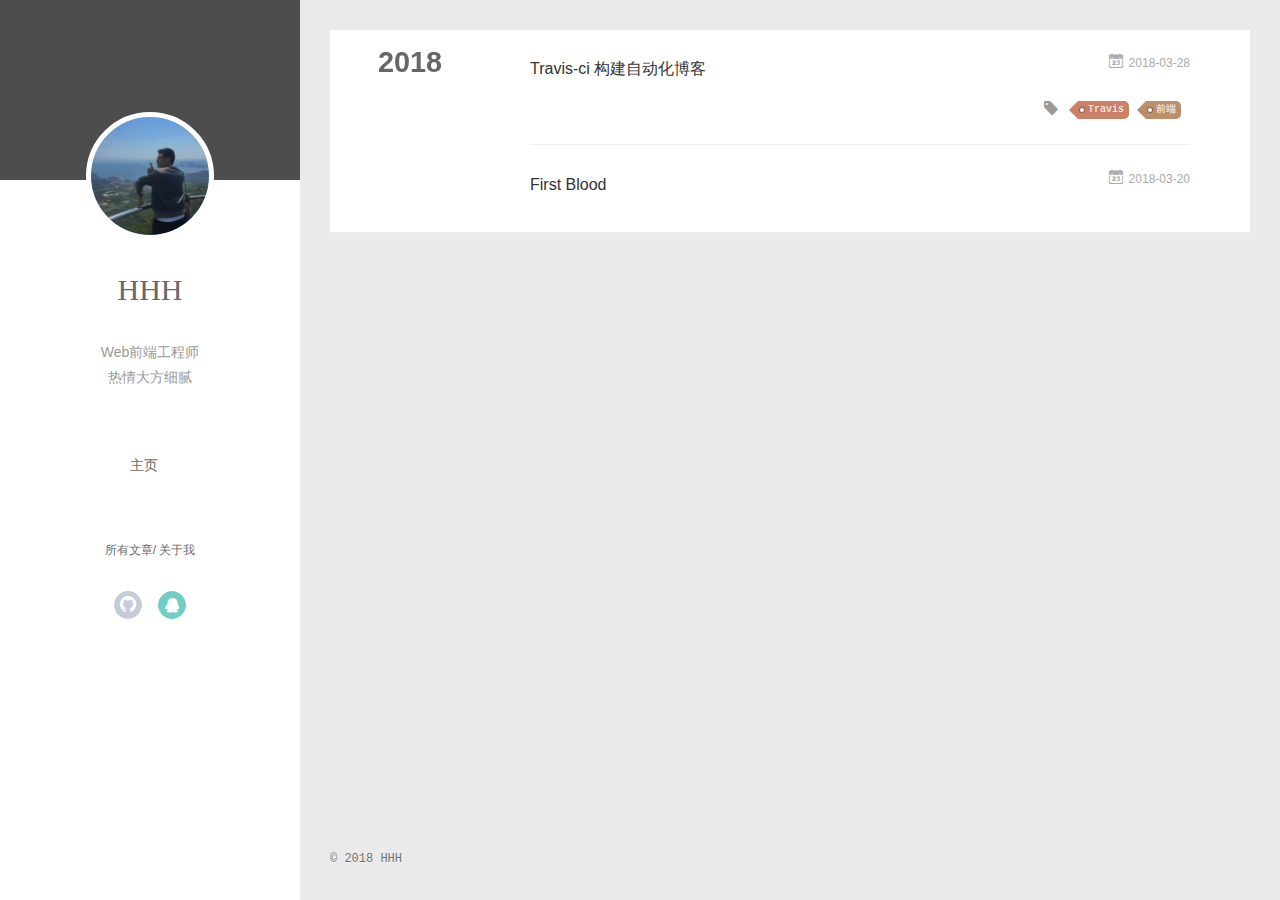
<file: archives/2018/index.html>
<!DOCTYPE html>
<html>
<head>
  <meta charset="utf-8">
  
  <meta name="renderer" content="webkit">
  <meta http-equiv="X-UA-Compatible" content="IE=edge" >
  <link rel="dns-prefetch" href="https://a298003154.github.io">
  <title>Archives: 2018 | HHH&#39;s Blog</title>
  <meta name="viewport" content="width=device-width, initial-scale=1, maximum-scale=1">
  <meta name="description" content="广工华立10级，就职于艾美，任前端工程师。擅长各项前端js技能，能快速上手开发应用。">
<meta name="keywords" content="前端,js,jquery,react,vue,dva,Ant Design,javascript,html5,开发者,程序猿,极客,编程,代码,IT网站,Developer,Coder,Geek,html,css,css3">
<meta property="og:type" content="website">
<meta property="og:title" content="HHH&#39;s Blog">
<meta property="og:url" content="https://a298003154.github.io/archives/2018/index.html">
<meta property="og:site_name" content="HHH&#39;s Blog">
<meta property="og:description" content="广工华立10级，就职于艾美，任前端工程师。擅长各项前端js技能，能快速上手开发应用。">
<meta property="og:locale" content="zh-CN">
<meta name="twitter:card" content="summary">
<meta name="twitter:title" content="HHH&#39;s Blog">
<meta name="twitter:description" content="广工华立10级，就职于艾美，任前端工程师。擅长各项前端js技能，能快速上手开发应用。">
  
    <link rel="alternative" href="/atom.xml" title="HHH&#39;s Blog" type="application/atom+xml">
  
  
    <link rel="icon" href="/favicon.png">
  
  <link rel="stylesheet" type="text/css" href="/./main.8c6a16.css">
  <style type="text/css">
  
    #container.show {
      background: linear-gradient(200deg,#a0cfe4,#e8c37e);
    }
  </style>
  

  

</head>

<body>
  <div id="container" q-class="show:isCtnShow">
    <canvas id="anm-canvas" class="anm-canvas"></canvas>
    <div class="left-col" q-class="show:isShow">
      
<div class="overlay" style="background: #4d4d4d"></div>
<div class="intrude-less">
	<header id="header" class="inner">
		<a href="/" class="profilepic">
			<img src="https://a298003154.github.io/img/avatar/avatar.jpg" class="js-avatar">
		</a>
		<hgroup>
		  <h1 class="header-author"><a href="/">HHH</a></h1>
		</hgroup>
		
		<ul class="header-subtitle">
      
        
          <li class="subtitle-content">Web前端工程师</li>
        
      
        
          <li class="subtitle-content">热情大方细腻</li>
        
      
        
      
    </ul>
		

		<nav class="header-menu">
			<ul>
			
				<li><a href="/">主页</a></li>
	        
			</ul>
		</nav>
		<nav class="header-smart-menu">
    		
    			
    			<a q-on="click: openSlider(e, 'innerArchive')" href="javascript:void(0)">所有文章</a>
    			
            
    			
    			<a q-on="click: openSlider(e, 'aboutme')" href="javascript:void(0)">关于我</a>
    			
            
		</nav>
		<nav class="header-nav">
			<div class="social">
				
					<a class="github" target="_blank" href="https://github.com/a298003154" title="github"><i class="icon-github"></i></a>
		        
					<a class="qq" target="_blank" href="tencent://AddContact/?fromId=45&fromSubId=1&subcmd=all&uin=298003154" title="qq"><i class="icon-qq"></i></a>
		        
			</div>
		</nav>
	</header>
</div>

    </div>
    <div class="mid-col" q-class="show:isShow,hide:isShow|isFalse">
      
<nav id="mobile-nav">
  	<div class="overlay js-overlay" style="background: #4d4d4d"></div>
	<div class="btnctn js-mobile-btnctn">
  		<div class="slider-trigger list" q-on="click: openSlider(e)"><i class="icon icon-sort"></i></div>
	</div>
	<div class="intrude-less">
		<header id="header" class="inner">
			<div class="profilepic">
				<img src="https://a298003154.github.io/img/avatar/avatar.jpg" class="js-avatar">
			</div>
			<hgroup>
			  <h1 class="header-author js-header-author">HHH</h1>
			</hgroup>
			
			<p class="header-subtitle"><i class="icon icon-quo-left"></i>Web前端工程师
热情大方细腻
<i class="icon icon-quo-right"></i></p>
			
			
			
				
			
			

			<nav class="header-nav">
				<div class="social">
					
						<a class="github" target="_blank" href="https://github.com/a298003154" title="github"><i class="icon-github"></i></a>
			        
						<a class="qq" target="_blank" href="tencent://AddContact/?fromId=45&fromSubId=1&subcmd=all&uin=298003154" title="qq"><i class="icon-qq"></i></a>
			        
				</div>
			</nav>

			<nav class="header-menu js-header-menu">
				<ul style="width: 50%">
				
				
					<li style="width: 100%"><a href="/">主页</a></li>
		        
				</ul>
			</nav>
		</header>
	</div>
	<div class="mobile-mask" style="display:none" q-show="isShow"></div>
</nav>

      <div id="wrapper" class="body-wrap">
        <div class="menu-l">
          <div class="canvas-wrap">
            <canvas data-colors="#eaeaea" data-sectionHeight="100" data-contentId="js-content" id="myCanvas1" class="anm-canvas"></canvas>
          </div>
          <div id="js-content" class="content-ll">
            
  
  
    
    
      
      
      <section class="archives-wrap">
        <div class="archive-year-wrap">
          <a href="/archives/2018" class="archive-year">2018</a>
        </div>
        <div class="archives">
    
    <article class="archive-article archive-type-post">
  <div class="archive-article-inner">
    <header class="archive-article-header">
      	<div class="article-meta">
	      	<a href="/2018/03/28/TravisCI_usage/" class="archive-article-date">
  	<time datetime="2018-03-28T15:08:00.000Z" itemprop="datePublished"><i class="icon-calendar icon"></i>2018-03-28</time>
</a>
        </div>
    	 
  
    <h1 itemprop="name">
      <a class="archive-article-title" href="/2018/03/28/TravisCI_usage/">Travis-ci 构建自动化博客</a>
    </h1>
  

        <div class="article-info info-on-right">
          
	<div class="article-tag tagcloud">
		<i class="icon-price-tags icon"></i>
		<ul class="article-tag-list">
			
        		<li class="article-tag-list-item">
        			<a href="javascript:void(0)" class="js-tag article-tag-list-link color2">Travis</a>
        		</li>
      		
        		<li class="article-tag-list-item">
        			<a href="javascript:void(0)" class="js-tag article-tag-list-link color3">前端</a>
        		</li>
      		
		</ul>
	</div>


          

        </div>
        <div class="clearfix"></div>
    </header>
  </div>
</article>
  
    
    
    <article class="archive-article archive-type-post">
  <div class="archive-article-inner">
    <header class="archive-article-header">
      	<div class="article-meta">
	      	<a href="/2018/03/20/first_blood/" class="archive-article-date">
  	<time datetime="2018-03-20T03:57:00.000Z" itemprop="datePublished"><i class="icon-calendar icon"></i>2018-03-20</time>
</a>
        </div>
    	 
  
    <h1 itemprop="name">
      <a class="archive-article-title" href="/2018/03/20/first_blood/">First Blood</a>
    </h1>
  

        <div class="article-info info-on-right">
          

          

        </div>
        <div class="clearfix"></div>
    </header>
  </div>
</article>
  
  
    </div></section>
  

    


          </div>
        </div>
      </div>
      <footer id="footer">
  <div class="outer">
    <div id="footer-info">
    	<div class="footer-left">
    		&copy; 2018 HHH
    	</div>
      	<div class="footer-right">
      		<!-- <a href="http://hexo.io/" target="_blank">Hexo</a>  Theme <a href="https://github.com/litten/hexo-theme-yilia" target="_blank">Yilia</a> by Litten -->
      	</div>
    </div>
  </div>
</footer>

    </div>
    <script>
	var yiliaConfig = {
		mathjax: false,
		isHome: false,
		isPost: false,
		isArchive: true,
		isTag: false,
		isCategory: false,
		open_in_new: false,
		toc_hide_index: true,
		root: "/",
		innerArchive: true,
		showTags: false
	}
</script>

<script>!function(r){var e={};function i(t){if(e[t])return e[t].exports;var n=e[t]={exports:{},id:t,loaded:!1};return r[t].call(n.exports,n,n.exports,i),n.loaded=!0,n.exports}i.m=r,i.c=e,i.p="./",i(0)}([function(t,n,r){r(96),t.exports=r(422)},,,,,,,,,,,,,,,,,,,,,,,,,function(t,n){t.exports=function(t,n){t.classList?t.classList.add(n):t.className+=" "+n}},function(t,n){t.exports=function(t,n){if(t.classList)t.classList.remove(n);else{var r=new RegExp("(^|\\b)"+n.split(" ").join("|")+"(\\b|$)","gi");t.className=t.className.replace(r," ")}}},,function(t,n,r){"use strict";var e,i=r(29),l=(e=i)&&e.__esModule?e:{default:e};var h=function(){function n(t,n,r){return n||r?String.fromCharCode(n||r):o[t]||t}function r(t){return s[t]}var e=/&quot;|&lt;|&gt;|&amp;|&nbsp;|&apos;|&#(\d+);|&#(\d+)/g,i=/['<> "&]/g,o={"&quot;":'"',"&lt;":"<","&gt;":">","&amp;":"&","&nbsp;":" "},u=/\u00a0/g,c=/<br\s*\/?>/gi,f=/\r?\n/g,a=/\s/g,s={};for(var t in o)s[o[t]]=t;return o["&apos;"]="'",s["'"]="&#39;",{encode:function(t){return t?(""+t).replace(i,r).replace(f,"<br/>").replace(a,"&nbsp;"):""},decode:function(t){return t?(""+t).replace(c,"\n").replace(e,n).replace(u," "):""},encodeBase16:function(t){if(!t)return t;for(var n=[],r=0,e=(t+="").length;r<e;r++)n.push(t.charCodeAt(r).toString(16).toUpperCase());return n.join("")},encodeBase16forJSON:function(t){if(!t)return t;for(var n=[],r=0,e=(t=t.replace(/[\u4E00-\u9FBF]/gi,function(t){return escape(t).replace("%u","\\u")})).length;r<e;r++)n.push(t.charCodeAt(r).toString(16).toUpperCase());return n.join("")},decodeBase16:function(t){if(!t)return t;for(var n=[],r=0,e=(t+="").length;r<e;r+=2)n.push(String.fromCharCode("0x"+t.slice(r,r+2)));return n.join("")},encodeObject:function(t){if(t instanceof Array)for(var n=0,r=t.length;n<r;n++)t[n]=h.encodeObject(t[n]);else if("object"==(void 0===t?"undefined":(0,l.default)(t)))for(var e in t)t[e]=h.encodeObject(t[e]);else if("string"==typeof t)return h.encode(t);return t},loadScript:function(t){var n=document.createElement("script");document.getElementsByTagName("body")[0].appendChild(n),n.setAttribute("src",t)},addLoadEvent:function(t){var n=window.onload;"function"!=typeof window.onload?window.onload=t:window.onload=function(){n(),t()}}}}();t.exports=h},function(t,n,r){"use strict";n.__esModule=!0;var e=u(r(30)),i=u(r(81)),o="function"==typeof i.default&&"symbol"==typeof e.default?function(t){return typeof t}:function(t){return t&&"function"==typeof i.default&&t.constructor===i.default&&t!==i.default.prototype?"symbol":typeof t};function u(t){return t&&t.__esModule?t:{default:t}}n.default="function"==typeof i.default&&"symbol"===o(e.default)?function(t){return void 0===t?"undefined":o(t)}:function(t){return t&&"function"==typeof i.default&&t.constructor===i.default&&t!==i.default.prototype?"symbol":void 0===t?"undefined":o(t)}},function(t,n,r){t.exports={default:r(31),__esModule:!0}},function(t,n,r){r(32),r(76),t.exports=r(80).f("iterator")},function(t,n,r){"use strict";var e=r(33)(!0);r(36)(String,"String",function(t){this._t=String(t),this._i=0},function(){var t,n=this._t,r=this._i;return r>=n.length?{value:void 0,done:!0}:(t=e(n,r),this._i+=t.length,{value:t,done:!1})})},function(t,n,r){var f=r(34),a=r(35);t.exports=function(c){return function(t,n){var r,e,i=String(a(t)),o=f(n),u=i.length;return o<0||u<=o?c?"":void 0:(r=i.charCodeAt(o))<55296||56319<r||o+1===u||(e=i.charCodeAt(o+1))<56320||57343<e?c?i.charAt(o):r:c?i.slice(o,o+2):e-56320+(r-55296<<10)+65536}}},function(t,n){var r=Math.ceil,e=Math.floor;t.exports=function(t){return isNaN(t=+t)?0:(0<t?e:r)(t)}},function(t,n){t.exports=function(t){if(null==t)throw TypeError("Can't call method on  "+t);return t}},function(t,n,r){"use strict";var m=r(37),x=r(38),S=r(53),w=r(43),_=r(54),O=r(55),E=r(56),M=r(72),P=r(74),j=r(73)("iterator"),F=!([].keys&&"next"in[].keys()),A="values",L=function(){return this};t.exports=function(t,n,r,e,i,o,u){E(r,n,e);var c,f,a,s=function(t){if(!F&&t in p)return p[t];switch(t){case"keys":case A:return function(){return new r(this,t)}}return function(){return new r(this,t)}},l=n+" Iterator",h=i==A,v=!1,p=t.prototype,d=p[j]||p["@@iterator"]||i&&p[i],y=!F&&d||s(i),g=i?h?s("entries"):y:void 0,b="Array"==n&&p.entries||d;if(b&&(a=P(b.call(new t)))!==Object.prototype&&a.next&&(M(a,l,!0),m||_(a,j)||w(a,j,L)),h&&d&&d.name!==A&&(v=!0,y=function(){return d.call(this)}),m&&!u||!F&&!v&&p[j]||w(p,j,y),O[n]=y,O[l]=L,i)if(c={values:h?y:s(A),keys:o?y:s("keys"),entries:g},u)for(f in c)f in p||S(p,f,c[f]);else x(x.P+x.F*(F||v),n,c);return c}},function(t,n){t.exports=!0},function(t,n,r){var d=r(39),y=r(40),g=r(41),b=r(43),m="prototype",x=function(t,n,r){var e,i,o,u=t&x.F,c=t&x.G,f=t&x.S,a=t&x.P,s=t&x.B,l=t&x.W,h=c?y:y[n]||(y[n]={}),v=h[m],p=c?d:f?d[n]:(d[n]||{})[m];for(e in c&&(r=n),r)(i=!u&&p&&void 0!==p[e])&&e in h||(o=i?p[e]:r[e],h[e]=c&&"function"!=typeof p[e]?r[e]:s&&i?g(o,d):l&&p[e]==o?function(e){var t=function(t,n,r){if(this instanceof e){switch(arguments.length){case 0:return new e;case 1:return new e(t);case 2:return new e(t,n)}return new e(t,n,r)}return e.apply(this,arguments)};return t[m]=e[m],t}(o):a&&"function"==typeof o?g(Function.call,o):o,a&&((h.virtual||(h.virtual={}))[e]=o,t&x.R&&v&&!v[e]&&b(v,e,o)))};x.F=1,x.G=2,x.S=4,x.P=8,x.B=16,x.W=32,x.U=64,x.R=128,t.exports=x},function(t,n){var r=t.exports="undefined"!=typeof window&&window.Math==Math?window:"undefined"!=typeof self&&self.Math==Math?self:Function("return this")();"number"==typeof __g&&(__g=r)},function(t,n){var r=t.exports={version:"2.5.3"};"number"==typeof __e&&(__e=r)},function(t,n,r){var o=r(42);t.exports=function(e,i,t){if(o(e),void 0===i)return e;switch(t){case 1:return function(t){return e.call(i,t)};case 2:return function(t,n){return e.call(i,t,n)};case 3:return function(t,n,r){return e.call(i,t,n,r)}}return function(){return e.apply(i,arguments)}}},function(t,n){t.exports=function(t){if("function"!=typeof t)throw TypeError(t+" is not a function!");return t}},function(t,n,r){var e=r(44),i=r(52);t.exports=r(48)?function(t,n,r){return e.f(t,n,i(1,r))}:function(t,n,r){return t[n]=r,t}},function(t,n,r){var e=r(45),i=r(47),o=r(51),u=Object.defineProperty;n.f=r(48)?Object.defineProperty:function(t,n,r){if(e(t),n=o(n,!0),e(r),i)try{return u(t,n,r)}catch(t){}if("get"in r||"set"in r)throw TypeError("Accessors not supported!");return"value"in r&&(t[n]=r.value),t}},function(t,n,r){var e=r(46);t.exports=function(t){if(!e(t))throw TypeError(t+" is not an object!");return t}},function(t,n){t.exports=function(t){return"object"==typeof t?null!==t:"function"==typeof t}},function(t,n,r){t.exports=!r(48)&&!r(49)(function(){return 7!=Object.defineProperty(r(50)("div"),"a",{get:function(){return 7}}).a})},function(t,n,r){t.exports=!r(49)(function(){return 7!=Object.defineProperty({},"a",{get:function(){return 7}}).a})},function(t,n){t.exports=function(t){try{return!!t()}catch(t){return!0}}},function(t,n,r){var e=r(46),i=r(39).document,o=e(i)&&e(i.createElement);t.exports=function(t){return o?i.createElement(t):{}}},function(t,n,r){var i=r(46);t.exports=function(t,n){if(!i(t))return t;var r,e;if(n&&"function"==typeof(r=t.toString)&&!i(e=r.call(t)))return e;if("function"==typeof(r=t.valueOf)&&!i(e=r.call(t)))return e;if(!n&&"function"==typeof(r=t.toString)&&!i(e=r.call(t)))return e;throw TypeError("Can't convert object to primitive value")}},function(t,n){t.exports=function(t,n){return{enumerable:!(1&t),configurable:!(2&t),writable:!(4&t),value:n}}},function(t,n,r){t.exports=r(43)},function(t,n){var r={}.hasOwnProperty;t.exports=function(t,n){return r.call(t,n)}},function(t,n){t.exports={}},function(t,n,r){"use strict";var e=r(57),i=r(52),o=r(72),u={};r(43)(u,r(73)("iterator"),function(){return this}),t.exports=function(t,n,r){t.prototype=e(u,{next:i(1,r)}),o(t,n+" Iterator")}},function(t,n,e){var i=e(45),o=e(58),u=e(70),c=e(67)("IE_PROTO"),f=function(){},a="prototype",s=function(){var t,n=e(50)("iframe"),r=u.length;for(n.style.display="none",e(71).appendChild(n),n.src="javascript:",(t=n.contentWindow.document).open(),t.write("<script>document.F=Object<\/script>"),t.close(),s=t.F;r--;)delete s[a][u[r]];return s()};t.exports=Object.create||function(t,n){var r;return null!==t?(f[a]=i(t),r=new f,f[a]=null,r[c]=t):r=s(),void 0===n?r:o(r,n)}},function(t,n,r){var u=r(44),c=r(45),f=r(59);t.exports=r(48)?Object.defineProperties:function(t,n){c(t);for(var r,e=f(n),i=e.length,o=0;o<i;)u.f(t,r=e[o++],n[r]);return t}},function(t,n,r){var e=r(60),i=r(70);t.exports=Object.keys||function(t){return e(t,i)}},function(t,n,r){var u=r(54),c=r(61),f=r(64)(!1),a=r(67)("IE_PROTO");t.exports=function(t,n){var r,e=c(t),i=0,o=[];for(r in e)r!=a&&u(e,r)&&o.push(r);for(;n.length>i;)u(e,r=n[i++])&&(~f(o,r)||o.push(r));return o}},function(t,n,r){var e=r(62),i=r(35);t.exports=function(t){return e(i(t))}},function(t,n,r){var e=r(63);t.exports=Object("z").propertyIsEnumerable(0)?Object:function(t){return"String"==e(t)?t.split(""):Object(t)}},function(t,n){var r={}.toString;t.exports=function(t){return r.call(t).slice(8,-1)}},function(t,n,r){var f=r(61),a=r(65),s=r(66);t.exports=function(c){return function(t,n,r){var e,i=f(t),o=a(i.length),u=s(r,o);if(c&&n!=n){for(;u<o;)if((e=i[u++])!=e)return!0}else for(;u<o;u++)if((c||u in i)&&i[u]===n)return c||u||0;return!c&&-1}}},function(t,n,r){var e=r(34),i=Math.min;t.exports=function(t){return 0<t?i(e(t),9007199254740991):0}},function(t,n,r){var e=r(34),i=Math.max,o=Math.min;t.exports=function(t,n){return(t=e(t))<0?i(t+n,0):o(t,n)}},function(t,n,r){var e=r(68)("keys"),i=r(69);t.exports=function(t){return e[t]||(e[t]=i(t))}},function(t,n,r){var e=r(39),i="__core-js_shared__",o=e[i]||(e[i]={});t.exports=function(t){return o[t]||(o[t]={})}},function(t,n){var r=0,e=Math.random();t.exports=function(t){return"Symbol(".concat(void 0===t?"":t,")_",(++r+e).toString(36))}},function(t,n){t.exports="constructor,hasOwnProperty,isPrototypeOf,propertyIsEnumerable,toLocaleString,toString,valueOf".split(",")},function(t,n,r){var e=r(39).document;t.exports=e&&e.documentElement},function(t,n,r){var e=r(44).f,i=r(54),o=r(73)("toStringTag");t.exports=function(t,n,r){t&&!i(t=r?t:t.prototype,o)&&e(t,o,{configurable:!0,value:n})}},function(t,n,r){var e=r(68)("wks"),i=r(69),o=r(39).Symbol,u="function"==typeof o;(t.exports=function(t){return e[t]||(e[t]=u&&o[t]||(u?o:i)("Symbol."+t))}).store=e},function(t,n,r){var e=r(54),i=r(75),o=r(67)("IE_PROTO"),u=Object.prototype;t.exports=Object.getPrototypeOf||function(t){return t=i(t),e(t,o)?t[o]:"function"==typeof t.constructor&&t instanceof t.constructor?t.constructor.prototype:t instanceof Object?u:null}},function(t,n,r){var e=r(35);t.exports=function(t){return Object(e(t))}},function(t,n,r){r(77);for(var e=r(39),i=r(43),o=r(55),u=r(73)("toStringTag"),c="CSSRuleList,CSSStyleDeclaration,CSSValueList,ClientRectList,DOMRectList,DOMStringList,DOMTokenList,DataTransferItemList,FileList,HTMLAllCollection,HTMLCollection,HTMLFormElement,HTMLSelectElement,MediaList,MimeTypeArray,NamedNodeMap,NodeList,PaintRequestList,Plugin,PluginArray,SVGLengthList,SVGNumberList,SVGPathSegList,SVGPointList,SVGStringList,SVGTransformList,SourceBufferList,StyleSheetList,TextTrackCueList,TextTrackList,TouchList".split(","),f=0;f<c.length;f++){var a=c[f],s=e[a],l=s&&s.prototype;l&&!l[u]&&i(l,u,a),o[a]=o.Array}},function(t,n,r){"use strict";var e=r(78),i=r(79),o=r(55),u=r(61);t.exports=r(36)(Array,"Array",function(t,n){this._t=u(t),this._i=0,this._k=n},function(){var t=this._t,n=this._k,r=this._i++;return!t||r>=t.length?(this._t=void 0,i(1)):i(0,"keys"==n?r:"values"==n?t[r]:[r,t[r]])},"values"),o.Arguments=o.Array,e("keys"),e("values"),e("entries")},function(t,n){t.exports=function(){}},function(t,n){t.exports=function(t,n){return{value:n,done:!!t}}},function(t,n,r){n.f=r(73)},function(t,n,r){t.exports={default:r(82),__esModule:!0}},function(t,n,r){r(83),r(93),r(94),r(95),t.exports=r(40).Symbol},function(t,n,r){"use strict";var e=r(39),u=r(54),i=r(48),o=r(38),c=r(53),f=r(84).KEY,a=r(49),s=r(68),l=r(72),h=r(69),v=r(73),p=r(80),d=r(85),y=r(86),g=r(89),b=r(45),m=r(46),x=r(61),S=r(51),w=r(52),_=r(57),O=r(90),E=r(92),M=r(44),P=r(59),j=E.f,F=M.f,A=O.f,L=e.Symbol,N=e.JSON,T=N&&N.stringify,I="prototype",k=v("_hidden"),R=v("toPrimitive"),C={}.propertyIsEnumerable,D=s("symbol-registry"),G=s("symbols"),W=s("op-symbols"),U=Object[I],V="function"==typeof L,B=e.QObject,q=!B||!B[I]||!B[I].findChild,z=i&&a(function(){return 7!=_(F({},"a",{get:function(){return F(this,"a",{value:7}).a}})).a})?function(t,n,r){var e=j(U,n);e&&delete U[n],F(t,n,r),e&&t!==U&&F(U,n,e)}:F,K=function(t){var n=G[t]=_(L[I]);return n._k=t,n},H=V&&"symbol"==typeof L.iterator?function(t){return"symbol"==typeof t}:function(t){return t instanceof L},J=function(t,n,r){return t===U&&J(W,n,r),b(t),n=S(n,!0),b(r),u(G,n)?(r.enumerable?(u(t,k)&&t[k][n]&&(t[k][n]=!1),r=_(r,{enumerable:w(0,!1)})):(u(t,k)||F(t,k,w(1,{})),t[k][n]=!0),z(t,n,r)):F(t,n,r)},Y=function(t,n){b(t);for(var r,e=y(n=x(n)),i=0,o=e.length;i<o;)J(t,r=e[i++],n[r]);return t},$=function(t){var n=C.call(this,t=S(t,!0));return!(this===U&&u(G,t)&&!u(W,t))&&(!(n||!u(this,t)||!u(G,t)||u(this,k)&&this[k][t])||n)},X=function(t,n){if(t=x(t),n=S(n,!0),t!==U||!u(G,n)||u(W,n)){var r=j(t,n);return!r||!u(G,n)||u(t,k)&&t[k][n]||(r.enumerable=!0),r}},Q=function(t){for(var n,r=A(x(t)),e=[],i=0;r.length>i;)u(G,n=r[i++])||n==k||n==f||e.push(n);return e},Z=function(t){for(var n,r=t===U,e=A(r?W:x(t)),i=[],o=0;e.length>o;)!u(G,n=e[o++])||r&&!u(U,n)||i.push(G[n]);return i};V||(c((L=function(){if(this instanceof L)throw TypeError("Symbol is not a constructor!");var n=h(0<arguments.length?arguments[0]:void 0),r=function(t){this===U&&r.call(W,t),u(this,k)&&u(this[k],n)&&(this[k][n]=!1),z(this,n,w(1,t))};return i&&q&&z(U,n,{configurable:!0,set:r}),K(n)})[I],"toString",function(){return this._k}),E.f=X,M.f=J,r(91).f=O.f=Q,r(88).f=$,r(87).f=Z,i&&!r(37)&&c(U,"propertyIsEnumerable",$,!0),p.f=function(t){return K(v(t))}),o(o.G+o.W+o.F*!V,{Symbol:L});for(var tt="hasInstance,isConcatSpreadable,iterator,match,replace,search,species,split,toPrimitive,toStringTag,unscopables".split(","),nt=0;tt.length>nt;)v(tt[nt++]);for(var rt=P(v.store),et=0;rt.length>et;)d(rt[et++]);o(o.S+o.F*!V,"Symbol",{for:function(t){return u(D,t+="")?D[t]:D[t]=L(t)},keyFor:function(t){if(!H(t))throw TypeError(t+" is not a symbol!");for(var n in D)if(D[n]===t)return n},useSetter:function(){q=!0},useSimple:function(){q=!1}}),o(o.S+o.F*!V,"Object",{create:function(t,n){return void 0===n?_(t):Y(_(t),n)},defineProperty:J,defineProperties:Y,getOwnPropertyDescriptor:X,getOwnPropertyNames:Q,getOwnPropertySymbols:Z}),N&&o(o.S+o.F*(!V||a(function(){var t=L();return"[null]"!=T([t])||"{}"!=T({a:t})||"{}"!=T(Object(t))})),"JSON",{stringify:function(t){for(var n,r,e=[t],i=1;arguments.length>i;)e.push(arguments[i++]);if(r=n=e[1],(m(n)||void 0!==t)&&!H(t))return g(n)||(n=function(t,n){if("function"==typeof r&&(n=r.call(this,t,n)),!H(n))return n}),e[1]=n,T.apply(N,e)}}),L[I][R]||r(43)(L[I],R,L[I].valueOf),l(L,"Symbol"),l(Math,"Math",!0),l(e.JSON,"JSON",!0)},function(t,n,r){var e=r(69)("meta"),i=r(46),o=r(54),u=r(44).f,c=0,f=Object.isExtensible||function(){return!0},a=!r(49)(function(){return f(Object.preventExtensions({}))}),s=function(t){u(t,e,{value:{i:"O"+ ++c,w:{}}})},l=t.exports={KEY:e,NEED:!1,fastKey:function(t,n){if(!i(t))return"symbol"==typeof t?t:("string"==typeof t?"S":"P")+t;if(!o(t,e)){if(!f(t))return"F";if(!n)return"E";s(t)}return t[e].i},getWeak:function(t,n){if(!o(t,e)){if(!f(t))return!0;if(!n)return!1;s(t)}return t[e].w},onFreeze:function(t){return a&&l.NEED&&f(t)&&!o(t,e)&&s(t),t}}},function(t,n,r){var e=r(39),i=r(40),o=r(37),u=r(80),c=r(44).f;t.exports=function(t){var n=i.Symbol||(i.Symbol=o?{}:e.Symbol||{});"_"==t.charAt(0)||t in n||c(n,t,{value:u.f(t)})}},function(t,n,r){var c=r(59),f=r(87),a=r(88);t.exports=function(t){var n=c(t),r=f.f;if(r)for(var e,i=r(t),o=a.f,u=0;i.length>u;)o.call(t,e=i[u++])&&n.push(e);return n}},function(t,n){n.f=Object.getOwnPropertySymbols},function(t,n){n.f={}.propertyIsEnumerable},function(t,n,r){var e=r(63);t.exports=Array.isArray||function(t){return"Array"==e(t)}},function(t,n,r){var e=r(61),i=r(91).f,o={}.toString,u="object"==typeof window&&window&&Object.getOwnPropertyNames?Object.getOwnPropertyNames(window):[];t.exports.f=function(t){return u&&"[object Window]"==o.call(t)?function(t){try{return i(t)}catch(t){return u.slice()}}(t):i(e(t))}},function(t,n,r){var e=r(60),i=r(70).concat("length","prototype");n.f=Object.getOwnPropertyNames||function(t){return e(t,i)}},function(t,n,r){var e=r(88),i=r(52),o=r(61),u=r(51),c=r(54),f=r(47),a=Object.getOwnPropertyDescriptor;n.f=r(48)?a:function(t,n){if(t=o(t),n=u(n,!0),f)try{return a(t,n)}catch(t){}if(c(t,n))return i(!e.f.call(t,n),t[n])}},function(t,n){},function(t,n,r){r(85)("asyncIterator")},function(t,n,r){r(85)("observable")},function(t,n,r){(function(t){"use strict";if(r(97),r(418),r(419),t._babelPolyfill)throw new Error("only one instance of babel-polyfill is allowed");t._babelPolyfill=!0;var e="defineProperty";function n(t,n,r){t[n]||Object[e](t,n,{writable:!0,configurable:!0,value:r})}n(String.prototype,"padLeft","".padStart),n(String.prototype,"padRight","".padEnd),"pop,reverse,shift,keys,values,entries,indexOf,every,some,forEach,map,filter,find,findIndex,includes,join,slice,concat,push,splice,unshift,sort,lastIndexOf,reduce,reduceRight,copyWithin,fill".split(",").forEach(function(t){[][t]&&n(Array,t,Function.call.bind([][t]))})}).call(n,function(){return this}())},function(t,n,r){r(98),r(146),r(147),r(148),r(149),r(151),r(154),r(155),r(156),r(157),r(158),r(159),r(160),r(161),r(162),r(164),r(166),r(168),r(170),r(173),r(174),r(175),r(179),r(181),r(183),r(186),r(187),r(188),r(189),r(191),r(192),r(193),r(194),r(195),r(196),r(197),r(199),r(200),r(201),r(203),r(204),r(205),r(207),r(209),r(210),r(211),r(212),r(213),r(214),r(215),r(216),r(217),r(218),r(219),r(220),r(221),r(226),r(227),r(231),r(232),r(233),r(234),r(236),r(237),r(238),r(239),r(240),r(241),r(242),r(243),r(244),r(245),r(246),r(247),r(248),r(249),r(250),r(252),r(253),r(255),r(256),r(262),r(263),r(265),r(266),r(267),r(271),r(272),r(273),r(274),r(275),r(277),r(278),r(279),r(280),r(283),r(285),r(286),r(287),r(289),r(291),r(293),r(294),r(295),r(297),r(298),r(299),r(300),r(310),r(314),r(315),r(317),r(318),r(322),r(323),r(325),r(326),r(327),r(328),r(329),r(330),r(331),r(332),r(333),r(334),r(335),r(336),r(337),r(338),r(339),r(340),r(341),r(342),r(343),r(345),r(346),r(347),r(348),r(349),r(351),r(352),r(353),r(356),r(357),r(358),r(359),r(360),r(361),r(362),r(363),r(365),r(366),r(368),r(369),r(370),r(371),r(374),r(375),r(377),r(378),r(379),r(380),r(382),r(383),r(384),r(385),r(386),r(387),r(388),r(389),r(390),r(391),r(393),r(394),r(395),r(396),r(397),r(398),r(399),r(400),r(401),r(402),r(403),r(405),r(406),r(407),r(408),r(409),r(410),r(411),r(412),r(413),r(414),r(415),r(416),r(417),t.exports=r(104)},function(t,n,r){"use strict";var e=r(99),u=r(100),i=r(101),o=r(103),c=r(113),f=r(117).KEY,a=r(102),s=r(118),l=r(119),h=r(114),v=r(120),p=r(121),d=r(122),y=r(124),g=r(139),b=r(107),m=r(108),x=r(127),S=r(111),w=r(112),_=r(140),O=r(143),E=r(145),M=r(106),P=r(125),j=E.f,F=M.f,A=O.f,L=e.Symbol,N=e.JSON,T=N&&N.stringify,I="prototype",k=v("_hidden"),R=v("toPrimitive"),C={}.propertyIsEnumerable,D=s("symbol-registry"),G=s("symbols"),W=s("op-symbols"),U=Object[I],V="function"==typeof L,B=e.QObject,q=!B||!B[I]||!B[I].findChild,z=i&&a(function(){return 7!=_(F({},"a",{get:function(){return F(this,"a",{value:7}).a}})).a})?function(t,n,r){var e=j(U,n);e&&delete U[n],F(t,n,r),e&&t!==U&&F(U,n,e)}:F,K=function(t){var n=G[t]=_(L[I]);return n._k=t,n},H=V&&"symbol"==typeof L.iterator?function(t){return"symbol"==typeof t}:function(t){return t instanceof L},J=function(t,n,r){return t===U&&J(W,n,r),b(t),n=S(n,!0),b(r),u(G,n)?(r.enumerable?(u(t,k)&&t[k][n]&&(t[k][n]=!1),r=_(r,{enumerable:w(0,!1)})):(u(t,k)||F(t,k,w(1,{})),t[k][n]=!0),z(t,n,r)):F(t,n,r)},Y=function(t,n){b(t);for(var r,e=y(n=x(n)),i=0,o=e.length;i<o;)J(t,r=e[i++],n[r]);return t},$=function(t){var n=C.call(this,t=S(t,!0));return!(this===U&&u(G,t)&&!u(W,t))&&(!(n||!u(this,t)||!u(G,t)||u(this,k)&&this[k][t])||n)},X=function(t,n){if(t=x(t),n=S(n,!0),t!==U||!u(G,n)||u(W,n)){var r=j(t,n);return!r||!u(G,n)||u(t,k)&&t[k][n]||(r.enumerable=!0),r}},Q=function(t){for(var n,r=A(x(t)),e=[],i=0;r.length>i;)u(G,n=r[i++])||n==k||n==f||e.push(n);return e},Z=function(t){for(var n,r=t===U,e=A(r?W:x(t)),i=[],o=0;e.length>o;)!u(G,n=e[o++])||r&&!u(U,n)||i.push(G[n]);return i};V||(c((L=function(){if(this instanceof L)throw TypeError("Symbol is not a constructor!");var n=h(0<arguments.length?arguments[0]:void 0),r=function(t){this===U&&r.call(W,t),u(this,k)&&u(this[k],n)&&(this[k][n]=!1),z(this,n,w(1,t))};return i&&q&&z(U,n,{configurable:!0,set:r}),K(n)})[I],"toString",function(){return this._k}),E.f=X,M.f=J,r(144).f=O.f=Q,r(138).f=$,r(137).f=Z,i&&!r(123)&&c(U,"propertyIsEnumerable",$,!0),p.f=function(t){return K(v(t))}),o(o.G+o.W+o.F*!V,{Symbol:L});for(var tt="hasInstance,isConcatSpreadable,iterator,match,replace,search,species,split,toPrimitive,toStringTag,unscopables".split(","),nt=0;tt.length>nt;)v(tt[nt++]);for(var rt=P(v.store),et=0;rt.length>et;)d(rt[et++]);o(o.S+o.F*!V,"Symbol",{for:function(t){return u(D,t+="")?D[t]:D[t]=L(t)},keyFor:function(t){if(!H(t))throw TypeError(t+" is not a symbol!");for(var n in D)if(D[n]===t)return n},useSetter:function(){q=!0},useSimple:function(){q=!1}}),o(o.S+o.F*!V,"Object",{create:function(t,n){return void 0===n?_(t):Y(_(t),n)},defineProperty:J,defineProperties:Y,getOwnPropertyDescriptor:X,getOwnPropertyNames:Q,getOwnPropertySymbols:Z}),N&&o(o.S+o.F*(!V||a(function(){var t=L();return"[null]"!=T([t])||"{}"!=T({a:t})||"{}"!=T(Object(t))})),"JSON",{stringify:function(t){for(var n,r,e=[t],i=1;arguments.length>i;)e.push(arguments[i++]);if(r=n=e[1],(m(n)||void 0!==t)&&!H(t))return g(n)||(n=function(t,n){if("function"==typeof r&&(n=r.call(this,t,n)),!H(n))return n}),e[1]=n,T.apply(N,e)}}),L[I][R]||r(105)(L[I],R,L[I].valueOf),l(L,"Symbol"),l(Math,"Math",!0),l(e.JSON,"JSON",!0)},function(t,n){var r=t.exports="undefined"!=typeof window&&window.Math==Math?window:"undefined"!=typeof self&&self.Math==Math?self:Function("return this")();"number"==typeof __g&&(__g=r)},function(t,n){var r={}.hasOwnProperty;t.exports=function(t,n){return r.call(t,n)}},function(t,n,r){t.exports=!r(102)(function(){return 7!=Object.defineProperty({},"a",{get:function(){return 7}}).a})},function(t,n){t.exports=function(t){try{return!!t()}catch(t){return!0}}},function(t,n,r){var d=r(99),y=r(104),g=r(105),b=r(113),m=r(115),x="prototype",S=function(t,n,r){var e,i,o,u,c=t&S.F,f=t&S.G,a=t&S.S,s=t&S.P,l=t&S.B,h=f?d:a?d[n]||(d[n]={}):(d[n]||{})[x],v=f?y:y[n]||(y[n]={}),p=v[x]||(v[x]={});for(e in f&&(r=n),r)o=((i=!c&&h&&void 0!==h[e])?h:r)[e],u=l&&i?m(o,d):s&&"function"==typeof o?m(Function.call,o):o,h&&b(h,e,o,t&S.U),v[e]!=o&&g(v,e,u),s&&p[e]!=o&&(p[e]=o)};d.core=y,S.F=1,S.G=2,S.S=4,S.P=8,S.B=16,S.W=32,S.U=64,S.R=128,t.exports=S},function(t,n){var r=t.exports={version:"2.5.3"};"number"==typeof __e&&(__e=r)},function(t,n,r){var e=r(106),i=r(112);t.exports=r(101)?function(t,n,r){return e.f(t,n,i(1,r))}:function(t,n,r){return t[n]=r,t}},function(t,n,r){var e=r(107),i=r(109),o=r(111),u=Object.defineProperty;n.f=r(101)?Object.defineProperty:function(t,n,r){if(e(t),n=o(n,!0),e(r),i)try{return u(t,n,r)}catch(t){}if("get"in r||"set"in r)throw TypeError("Accessors not supported!");return"value"in r&&(t[n]=r.value),t}},function(t,n,r){var e=r(108);t.exports=function(t){if(!e(t))throw TypeError(t+" is not an object!");return t}},function(t,n){t.exports=function(t){return"object"==typeof t?null!==t:"function"==typeof t}},function(t,n,r){t.exports=!r(101)&&!r(102)(function(){return 7!=Object.defineProperty(r(110)("div"),"a",{get:function(){return 7}}).a})},function(t,n,r){var e=r(108),i=r(99).document,o=e(i)&&e(i.createElement);t.exports=function(t){return o?i.createElement(t):{}}},function(t,n,r){var i=r(108);t.exports=function(t,n){if(!i(t))return t;var r,e;if(n&&"function"==typeof(r=t.toString)&&!i(e=r.call(t)))return e;if("function"==typeof(r=t.valueOf)&&!i(e=r.call(t)))return e;if(!n&&"function"==typeof(r=t.toString)&&!i(e=r.call(t)))return e;throw TypeError("Can't convert object to primitive value")}},function(t,n){t.exports=function(t,n){return{enumerable:!(1&t),configurable:!(2&t),writable:!(4&t),value:n}}},function(t,n,r){var o=r(99),u=r(105),c=r(100),f=r(114)("src"),e="toString",i=Function[e],a=(""+i).split(e);r(104).inspectSource=function(t){return i.call(t)},(t.exports=function(t,n,r,e){var i="function"==typeof r;i&&(c(r,"name")||u(r,"name",n)),t[n]!==r&&(i&&(c(r,f)||u(r,f,t[n]?""+t[n]:a.join(String(n)))),t===o?t[n]=r:e?t[n]?t[n]=r:u(t,n,r):(delete t[n],u(t,n,r)))})(Function.prototype,e,function(){return"function"==typeof this&&this[f]||i.call(this)})},function(t,n){var r=0,e=Math.random();t.exports=function(t){return"Symbol(".concat(void 0===t?"":t,")_",(++r+e).toString(36))}},function(t,n,r){var o=r(116);t.exports=function(e,i,t){if(o(e),void 0===i)return e;switch(t){case 1:return function(t){return e.call(i,t)};case 2:return function(t,n){return e.call(i,t,n)};case 3:return function(t,n,r){return e.call(i,t,n,r)}}return function(){return e.apply(i,arguments)}}},function(t,n){t.exports=function(t){if("function"!=typeof t)throw TypeError(t+" is not a function!");return t}},function(t,n,r){var e=r(114)("meta"),i=r(108),o=r(100),u=r(106).f,c=0,f=Object.isExtensible||function(){return!0},a=!r(102)(function(){return f(Object.preventExtensions({}))}),s=function(t){u(t,e,{value:{i:"O"+ ++c,w:{}}})},l=t.exports={KEY:e,NEED:!1,fastKey:function(t,n){if(!i(t))return"symbol"==typeof t?t:("string"==typeof t?"S":"P")+t;if(!o(t,e)){if(!f(t))return"F";if(!n)return"E";s(t)}return t[e].i},getWeak:function(t,n){if(!o(t,e)){if(!f(t))return!0;if(!n)return!1;s(t)}return t[e].w},onFreeze:function(t){return a&&l.NEED&&f(t)&&!o(t,e)&&s(t),t}}},function(t,n,r){var e=r(99),i="__core-js_shared__",o=e[i]||(e[i]={});t.exports=function(t){return o[t]||(o[t]={})}},function(t,n,r){var e=r(106).f,i=r(100),o=r(120)("toStringTag");t.exports=function(t,n,r){t&&!i(t=r?t:t.prototype,o)&&e(t,o,{configurable:!0,value:n})}},function(t,n,r){var e=r(118)("wks"),i=r(114),o=r(99).Symbol,u="function"==typeof o;(t.exports=function(t){return e[t]||(e[t]=u&&o[t]||(u?o:i)("Symbol."+t))}).store=e},function(t,n,r){n.f=r(120)},function(t,n,r){var e=r(99),i=r(104),o=r(123),u=r(121),c=r(106).f;t.exports=function(t){var n=i.Symbol||(i.Symbol=o?{}:e.Symbol||{});"_"==t.charAt(0)||t in n||c(n,t,{value:u.f(t)})}},function(t,n){t.exports=!1},function(t,n,r){var c=r(125),f=r(137),a=r(138);t.exports=function(t){var n=c(t),r=f.f;if(r)for(var e,i=r(t),o=a.f,u=0;i.length>u;)o.call(t,e=i[u++])&&n.push(e);return n}},function(t,n,r){var e=r(126),i=r(136);t.exports=Object.keys||function(t){return e(t,i)}},function(t,n,r){var u=r(100),c=r(127),f=r(131)(!1),a=r(135)("IE_PROTO");t.exports=function(t,n){var r,e=c(t),i=0,o=[];for(r in e)r!=a&&u(e,r)&&o.push(r);for(;n.length>i;)u(e,r=n[i++])&&(~f(o,r)||o.push(r));return o}},function(t,n,r){var e=r(128),i=r(130);t.exports=function(t){return e(i(t))}},function(t,n,r){var e=r(129);t.exports=Object("z").propertyIsEnumerable(0)?Object:function(t){return"String"==e(t)?t.split(""):Object(t)}},function(t,n){var r={}.toString;t.exports=function(t){return r.call(t).slice(8,-1)}},function(t,n){t.exports=function(t){if(null==t)throw TypeError("Can't call method on  "+t);return t}},function(t,n,r){var f=r(127),a=r(132),s=r(134);t.exports=function(c){return function(t,n,r){var e,i=f(t),o=a(i.length),u=s(r,o);if(c&&n!=n){for(;u<o;)if((e=i[u++])!=e)return!0}else for(;u<o;u++)if((c||u in i)&&i[u]===n)return c||u||0;return!c&&-1}}},function(t,n,r){var e=r(133),i=Math.min;t.exports=function(t){return 0<t?i(e(t),9007199254740991):0}},function(t,n){var r=Math.ceil,e=Math.floor;t.exports=function(t){return isNaN(t=+t)?0:(0<t?e:r)(t)}},function(t,n,r){var e=r(133),i=Math.max,o=Math.min;t.exports=function(t,n){return(t=e(t))<0?i(t+n,0):o(t,n)}},function(t,n,r){var e=r(118)("keys"),i=r(114);t.exports=function(t){return e[t]||(e[t]=i(t))}},function(t,n){t.exports="constructor,hasOwnProperty,isPrototypeOf,propertyIsEnumerable,toLocaleString,toString,valueOf".split(",")},function(t,n){n.f=Object.getOwnPropertySymbols},function(t,n){n.f={}.propertyIsEnumerable},function(t,n,r){var e=r(129);t.exports=Array.isArray||function(t){return"Array"==e(t)}},function(t,n,e){var i=e(107),o=e(141),u=e(136),c=e(135)("IE_PROTO"),f=function(){},a="prototype",s=function(){var t,n=e(110)("iframe"),r=u.length;for(n.style.display="none",e(142).appendChild(n),n.src="javascript:",(t=n.contentWindow.document).open(),t.write("<script>document.F=Object<\/script>"),t.close(),s=t.F;r--;)delete s[a][u[r]];return s()};t.exports=Object.create||function(t,n){var r;return null!==t?(f[a]=i(t),r=new f,f[a]=null,r[c]=t):r=s(),void 0===n?r:o(r,n)}},function(t,n,r){var u=r(106),c=r(107),f=r(125);t.exports=r(101)?Object.defineProperties:function(t,n){c(t);for(var r,e=f(n),i=e.length,o=0;o<i;)u.f(t,r=e[o++],n[r]);return t}},function(t,n,r){var e=r(99).document;t.exports=e&&e.documentElement},function(t,n,r){var e=r(127),i=r(144).f,o={}.toString,u="object"==typeof window&&window&&Object.getOwnPropertyNames?Object.getOwnPropertyNames(window):[];t.exports.f=function(t){return u&&"[object Window]"==o.call(t)?function(t){try{return i(t)}catch(t){return u.slice()}}(t):i(e(t))}},function(t,n,r){var e=r(126),i=r(136).concat("length","prototype");n.f=Object.getOwnPropertyNames||function(t){return e(t,i)}},function(t,n,r){var e=r(138),i=r(112),o=r(127),u=r(111),c=r(100),f=r(109),a=Object.getOwnPropertyDescriptor;n.f=r(101)?a:function(t,n){if(t=o(t),n=u(n,!0),f)try{return a(t,n)}catch(t){}if(c(t,n))return i(!e.f.call(t,n),t[n])}},function(t,n,r){var e=r(103);e(e.S,"Object",{create:r(140)})},function(t,n,r){var e=r(103);e(e.S+e.F*!r(101),"Object",{defineProperty:r(106).f})},function(t,n,r){var e=r(103);e(e.S+e.F*!r(101),"Object",{defineProperties:r(141)})},function(t,n,r){var e=r(127),i=r(145).f;r(150)("getOwnPropertyDescriptor",function(){return function(t,n){return i(e(t),n)}})},function(t,n,r){var i=r(103),o=r(104),u=r(102);t.exports=function(t,n){var r=(o.Object||{})[t]||Object[t],e={};e[t]=n(r),i(i.S+i.F*u(function(){r(1)}),"Object",e)}},function(t,n,r){var e=r(152),i=r(153);r(150)("getPrototypeOf",function(){return function(t){return i(e(t))}})},function(t,n,r){var e=r(130);t.exports=function(t){return Object(e(t))}},function(t,n,r){var e=r(100),i=r(152),o=r(135)("IE_PROTO"),u=Object.prototype;t.exports=Object.getPrototypeOf||function(t){return t=i(t),e(t,o)?t[o]:"function"==typeof t.constructor&&t instanceof t.constructor?t.constructor.prototype:t instanceof Object?u:null}},function(t,n,r){var e=r(152),i=r(125);r(150)("keys",function(){return function(t){return i(e(t))}})},function(t,n,r){r(150)("getOwnPropertyNames",function(){return r(143).f})},function(t,n,r){var e=r(108),i=r(117).onFreeze;r(150)("freeze",function(n){return function(t){return n&&e(t)?n(i(t)):t}})},function(t,n,r){var e=r(108),i=r(117).onFreeze;r(150)("seal",function(n){return function(t){return n&&e(t)?n(i(t)):t}})},function(t,n,r){var e=r(108),i=r(117).onFreeze;r(150)("preventExtensions",function(n){return function(t){return n&&e(t)?n(i(t)):t}})},function(t,n,r){var e=r(108);r(150)("isFrozen",function(n){return function(t){return!e(t)||!!n&&n(t)}})},function(t,n,r){var e=r(108);r(150)("isSealed",function(n){return function(t){return!e(t)||!!n&&n(t)}})},function(t,n,r){var e=r(108);r(150)("isExtensible",function(n){return function(t){return!!e(t)&&(!n||n(t))}})},function(t,n,r){var e=r(103);e(e.S+e.F,"Object",{assign:r(163)})},function(t,n,r){"use strict";var h=r(125),v=r(137),p=r(138),d=r(152),y=r(128),i=Object.assign;t.exports=!i||r(102)(function(){var t={},n={},r=Symbol(),e="abcdefghijklmnopqrst";return t[r]=7,e.split("").forEach(function(t){n[t]=t}),7!=i({},t)[r]||Object.keys(i({},n)).join("")!=e})?function(t,n){for(var r=d(t),e=arguments.length,i=1,o=v.f,u=p.f;i<e;)for(var c,f=y(arguments[i++]),a=o?h(f).concat(o(f)):h(f),s=a.length,l=0;l<s;)u.call(f,c=a[l++])&&(r[c]=f[c]);return r}:i},function(t,n,r){var e=r(103);e(e.S,"Object",{is:r(165)})},function(t,n){t.exports=Object.is||function(t,n){return t===n?0!==t||1/t==1/n:t!=t&&n!=n}},function(t,n,r){var e=r(103);e(e.S,"Object",{setPrototypeOf:r(167).set})},function(t,n,i){var r=i(108),e=i(107),o=function(t,n){if(e(t),!r(n)&&null!==n)throw TypeError(n+": can't set as prototype!")};t.exports={set:Object.setPrototypeOf||("__proto__"in{}?function(t,r,e){try{(e=i(115)(Function.call,i(145).f(Object.prototype,"__proto__").set,2))(t,[]),r=!(t instanceof Array)}catch(t){r=!0}return function(t,n){return o(t,n),r?t.__proto__=n:e(t,n),t}}({},!1):void 0),check:o}},function(t,n,r){"use strict";var e=r(169),i={};i[r(120)("toStringTag")]="z",i+""!="[object z]"&&r(113)(Object.prototype,"toString",function(){return"[object "+e(this)+"]"},!0)},function(t,n,r){var i=r(129),o=r(120)("toStringTag"),u="Arguments"==i(function(){return arguments}());t.exports=function(t){var n,r,e;return void 0===t?"Undefined":null===t?"Null":"string"==typeof(r=function(t,n){try{return t[n]}catch(t){}}(n=Object(t),o))?r:u?i(n):"Object"==(e=i(n))&&"function"==typeof n.callee?"Arguments":e}},function(t,n,r){var e=r(103);e(e.P,"Function",{bind:r(171)})},function(t,n,r){"use strict";var o=r(116),u=r(108),c=r(172),f=[].slice,a={};t.exports=Function.bind||function(n){var r=o(this),e=f.call(arguments,1),i=function(){var t=e.concat(f.call(arguments));return this instanceof i?function(t,n,r){if(!(n in a)){for(var e=[],i=0;i<n;i++)e[i]="a["+i+"]";a[n]=Function("F,a","return new F("+e.join(",")+")")}return a[n](t,r)}(r,t.length,t):c(r,t,n)};return u(r.prototype)&&(i.prototype=r.prototype),i}},function(t,n){t.exports=function(t,n,r){var e=void 0===r;switch(n.length){case 0:return e?t():t.call(r);case 1:return e?t(n[0]):t.call(r,n[0]);case 2:return e?t(n[0],n[1]):t.call(r,n[0],n[1]);case 3:return e?t(n[0],n[1],n[2]):t.call(r,n[0],n[1],n[2]);case 4:return e?t(n[0],n[1],n[2],n[3]):t.call(r,n[0],n[1],n[2],n[3])}return t.apply(r,n)}},function(t,n,r){var e=r(106).f,i=Function.prototype,o=/^\s*function ([^ (]*)/;"name"in i||r(101)&&e(i,"name",{configurable:!0,get:function(){try{return(""+this).match(o)[1]}catch(t){return""}}})},function(t,n,r){"use strict";var e=r(108),i=r(153),o=r(120)("hasInstance"),u=Function.prototype;o in u||r(106).f(u,o,{value:function(t){if("function"!=typeof this||!e(t))return!1;if(!e(this.prototype))return t instanceof this;for(;t=i(t);)if(this.prototype===t)return!0;return!1}})},function(t,n,r){var e=r(103),i=r(176);e(e.G+e.F*(parseInt!=i),{parseInt:i})},function(t,n,r){var e=r(99).parseInt,i=r(177).trim,o=r(178),u=/^[-+]?0[xX]/;t.exports=8!==e(o+"08")||22!==e(o+"0x16")?function(t,n){var r=i(String(t),3);return e(r,n>>>0||(u.test(r)?16:10))}:e},function(t,n,r){var u=r(103),e=r(130),c=r(102),f=r(178),i="["+f+"]",o=RegExp("^"+i+i+"*"),a=RegExp(i+i+"*$"),s=function(t,n,r){var e={},i=c(function(){return!!f[t]()||"​"!="​"[t]()}),o=e[t]=i?n(l):f[t];r&&(e[r]=o),u(u.P+u.F*i,"String",e)},l=s.trim=function(t,n){return t=String(e(t)),1&n&&(t=t.replace(o,"")),2&n&&(t=t.replace(a,"")),t};t.exports=s},function(t,n){t.exports="\t\n\v\f\r   ᠎             　\u2028\u2029\ufeff"},function(t,n,r){var e=r(103),i=r(180);e(e.G+e.F*(parseFloat!=i),{parseFloat:i})},function(t,n,r){var e=r(99).parseFloat,i=r(177).trim;t.exports=1/e(r(178)+"-0")!=-1/0?function(t){var n=i(String(t),3),r=e(n);return 0===r&&"-"==n.charAt(0)?-0:r}:e},function(t,n,r){"use strict";var e=r(99),i=r(100),o=r(129),u=r(182),s=r(111),c=r(102),f=r(144).f,a=r(145).f,l=r(106).f,h=r(177).trim,v="Number",p=e[v],d=p,y=p.prototype,g=o(r(140)(y))==v,b="trim"in String.prototype,m=function(t){var n=s(t,!1);if("string"==typeof n&&2<n.length){var r,e,i,o=(n=b?n.trim():h(n,3)).charCodeAt(0);if(43===o||45===o){if(88===(r=n.charCodeAt(2))||120===r)return NaN}else if(48===o){switch(n.charCodeAt(1)){case 66:case 98:e=2,i=49;break;case 79:case 111:e=8,i=55;break;default:return+n}for(var u,c=n.slice(2),f=0,a=c.length;f<a;f++)if((u=c.charCodeAt(f))<48||i<u)return NaN;return parseInt(c,e)}}return+n};if(!p(" 0o1")||!p("0b1")||p("+0x1")){p=function(t){var n=arguments.length<1?0:t,r=this;return r instanceof p&&(g?c(function(){y.valueOf.call(r)}):o(r)!=v)?u(new d(m(n)),r,p):m(n)};for(var x,S=r(101)?f(d):"MAX_VALUE,MIN_VALUE,NaN,NEGATIVE_INFINITY,POSITIVE_INFINITY,EPSILON,isFinite,isInteger,isNaN,isSafeInteger,MAX_SAFE_INTEGER,MIN_SAFE_INTEGER,parseFloat,parseInt,isInteger".split(","),w=0;S.length>w;w++)i(d,x=S[w])&&!i(p,x)&&l(p,x,a(d,x));(p.prototype=y).constructor=p,r(113)(e,v,p)}},function(t,n,r){var o=r(108),u=r(167).set;t.exports=function(t,n,r){var e,i=n.constructor;return i!==r&&"function"==typeof i&&(e=i.prototype)!==r.prototype&&o(e)&&u&&u(t,e),t}},function(t,n,r){"use strict";var e=r(103),a=r(133),s=r(184),l=r(185),i=1..toFixed,o=Math.floor,u=[0,0,0,0,0,0],h="Number.toFixed: incorrect invocation!",v=function(t,n){for(var r=-1,e=n;++r<6;)e+=t*u[r],u[r]=e%1e7,e=o(e/1e7)},p=function(t){for(var n=6,r=0;0<=--n;)r+=u[n],u[n]=o(r/t),r=r%t*1e7},d=function(){for(var t=6,n="";0<=--t;)if(""!==n||0===t||0!==u[t]){var r=String(u[t]);n=""===n?r:n+l.call("0",7-r.length)+r}return n},y=function(t,n,r){return 0===n?r:n%2==1?y(t,n-1,r*t):y(t*t,n/2,r)};e(e.P+e.F*(!!i&&("0.000"!==8e-5.toFixed(3)||"1"!==.9.toFixed(0)||"1.25"!==1.255.toFixed(2)||"1000000000000000128"!==(0xde0b6b3a7640080).toFixed(0))||!r(102)(function(){i.call({})})),"Number",{toFixed:function(t){var n,r,e,i,o=s(this,h),u=a(t),c="",f="0";if(u<0||20<u)throw RangeError(h);if(o!=o)return"NaN";if(o<=-1e21||1e21<=o)return String(o);if(o<0&&(c="-",o=-o),1e-21<o)if(r=(n=function(t){for(var n=0,r=t;4096<=r;)n+=12,r/=4096;for(;2<=r;)n+=1,r/=2;return n}(o*y(2,69,1))-69)<0?o*y(2,-n,1):o/y(2,n,1),r*=4503599627370496,0<(n=52-n)){for(v(0,r),e=u;7<=e;)v(1e7,0),e-=7;for(v(y(10,e,1),0),e=n-1;23<=e;)p(1<<23),e-=23;p(1<<e),v(1,1),p(2),f=d()}else v(0,r),v(1<<-n,0),f=d()+l.call("0",u);return f=0<u?c+((i=f.length)<=u?"0."+l.call("0",u-i)+f:f.slice(0,i-u)+"."+f.slice(i-u)):c+f}})},function(t,n,r){var e=r(129);t.exports=function(t,n){if("number"!=typeof t&&"Number"!=e(t))throw TypeError(n);return+t}},function(t,n,r){"use strict";var i=r(133),o=r(130);t.exports=function(t){var n=String(o(this)),r="",e=i(t);if(e<0||e==1/0)throw RangeError("Count can't be negative");for(;0<e;(e>>>=1)&&(n+=n))1&e&&(r+=n);return r}},function(t,n,r){"use strict";var e=r(103),i=r(102),o=r(184),u=1..toPrecision;e(e.P+e.F*(i(function(){return"1"!==u.call(1,void 0)})||!i(function(){u.call({})})),"Number",{toPrecision:function(t){var n=o(this,"Number#toPrecision: incorrect invocation!");return void 0===t?u.call(n):u.call(n,t)}})},function(t,n,r){var e=r(103);e(e.S,"Number",{EPSILON:Math.pow(2,-52)})},function(t,n,r){var e=r(103),i=r(99).isFinite;e(e.S,"Number",{isFinite:function(t){return"number"==typeof t&&i(t)}})},function(t,n,r){var e=r(103);e(e.S,"Number",{isInteger:r(190)})},function(t,n,r){var e=r(108),i=Math.floor;t.exports=function(t){return!e(t)&&isFinite(t)&&i(t)===t}},function(t,n,r){var e=r(103);e(e.S,"Number",{isNaN:function(t){return t!=t}})},function(t,n,r){var e=r(103),i=r(190),o=Math.abs;e(e.S,"Number",{isSafeInteger:function(t){return i(t)&&o(t)<=9007199254740991}})},function(t,n,r){var e=r(103);e(e.S,"Number",{MAX_SAFE_INTEGER:9007199254740991})},function(t,n,r){var e=r(103);e(e.S,"Number",{MIN_SAFE_INTEGER:-9007199254740991})},function(t,n,r){var e=r(103),i=r(180);e(e.S+e.F*(Number.parseFloat!=i),"Number",{parseFloat:i})},function(t,n,r){var e=r(103),i=r(176);e(e.S+e.F*(Number.parseInt!=i),"Number",{parseInt:i})},function(t,n,r){var e=r(103),i=r(198),o=Math.sqrt,u=Math.acosh;e(e.S+e.F*!(u&&710==Math.floor(u(Number.MAX_VALUE))&&u(1/0)==1/0),"Math",{acosh:function(t){return(t=+t)<1?NaN:94906265.62425156<t?Math.log(t)+Math.LN2:i(t-1+o(t-1)*o(t+1))}})},function(t,n){t.exports=Math.log1p||function(t){return-1e-8<(t=+t)&&t<1e-8?t-t*t/2:Math.log(1+t)}},function(t,n,r){var e=r(103),i=Math.asinh;e(e.S+e.F*!(i&&0<1/i(0)),"Math",{asinh:function t(n){return isFinite(n=+n)&&0!=n?n<0?-t(-n):Math.log(n+Math.sqrt(n*n+1)):n}})},function(t,n,r){var e=r(103),i=Math.atanh;e(e.S+e.F*!(i&&1/i(-0)<0),"Math",{atanh:function(t){return 0==(t=+t)?t:Math.log((1+t)/(1-t))/2}})},function(t,n,r){var e=r(103),i=r(202);e(e.S,"Math",{cbrt:function(t){return i(t=+t)*Math.pow(Math.abs(t),1/3)}})},function(t,n){t.exports=Math.sign||function(t){return 0==(t=+t)||t!=t?t:t<0?-1:1}},function(t,n,r){var e=r(103);e(e.S,"Math",{clz32:function(t){return(t>>>=0)?31-Math.floor(Math.log(t+.5)*Math.LOG2E):32}})},function(t,n,r){var e=r(103),i=Math.exp;e(e.S,"Math",{cosh:function(t){return(i(t=+t)+i(-t))/2}})},function(t,n,r){var e=r(103),i=r(206);e(e.S+e.F*(i!=Math.expm1),"Math",{expm1:i})},function(t,n){var r=Math.expm1;t.exports=!r||22025.465794806718<r(10)||r(10)<22025.465794806718||-2e-17!=r(-2e-17)?function(t){return 0==(t=+t)?t:-1e-6<t&&t<1e-6?t+t*t/2:Math.exp(t)-1}:r},function(t,n,r){var e=r(103);e(e.S,"Math",{fround:r(208)})},function(t,n,r){var o=r(202),e=Math.pow,u=e(2,-52),c=e(2,-23),f=e(2,127)*(2-c),a=e(2,-126);t.exports=Math.fround||function(t){var n,r,e=Math.abs(t),i=o(t);return e<a?i*(e/a/c+1/u-1/u)*a*c:f<(r=(n=(1+c/u)*e)-(n-e))||r!=r?i*(1/0):i*r}},function(t,n,r){var e=r(103),f=Math.abs;e(e.S,"Math",{hypot:function(t,n){for(var r,e,i=0,o=0,u=arguments.length,c=0;o<u;)c<(r=f(arguments[o++]))?(i=i*(e=c/r)*e+1,c=r):i+=0<r?(e=r/c)*e:r;return c===1/0?1/0:c*Math.sqrt(i)}})},function(t,n,r){var e=r(103),i=Math.imul;e(e.S+e.F*r(102)(function(){return-5!=i(4294967295,5)||2!=i.length}),"Math",{imul:function(t,n){var r=65535,e=+t,i=+n,o=r&e,u=r&i;return 0|o*u+((r&e>>>16)*u+o*(r&i>>>16)<<16>>>0)}})},function(t,n,r){var e=r(103);e(e.S,"Math",{log10:function(t){return Math.log(t)*Math.LOG10E}})},function(t,n,r){var e=r(103);e(e.S,"Math",{log1p:r(198)})},function(t,n,r){var e=r(103);e(e.S,"Math",{log2:function(t){return Math.log(t)/Math.LN2}})},function(t,n,r){var e=r(103);e(e.S,"Math",{sign:r(202)})},function(t,n,r){var e=r(103),i=r(206),o=Math.exp;e(e.S+e.F*r(102)(function(){return-2e-17!=!Math.sinh(-2e-17)}),"Math",{sinh:function(t){return Math.abs(t=+t)<1?(i(t)-i(-t))/2:(o(t-1)-o(-t-1))*(Math.E/2)}})},function(t,n,r){var e=r(103),i=r(206),o=Math.exp;e(e.S,"Math",{tanh:function(t){var n=i(t=+t),r=i(-t);return n==1/0?1:r==1/0?-1:(n-r)/(o(t)+o(-t))}})},function(t,n,r){var e=r(103);e(e.S,"Math",{trunc:function(t){return(0<t?Math.floor:Math.ceil)(t)}})},function(t,n,r){var e=r(103),o=r(134),u=String.fromCharCode,i=String.fromCodePoint;e(e.S+e.F*(!!i&&1!=i.length),"String",{fromCodePoint:function(t){for(var n,r=[],e=arguments.length,i=0;i<e;){if(n=+arguments[i++],o(n,1114111)!==n)throw RangeError(n+" is not a valid code point");r.push(n<65536?u(n):u(55296+((n-=65536)>>10),n%1024+56320))}return r.join("")}})},function(t,n,r){var e=r(103),u=r(127),c=r(132);e(e.S,"String",{raw:function(t){for(var n=u(t.raw),r=c(n.length),e=arguments.length,i=[],o=0;o<r;)i.push(String(n[o++])),o<e&&i.push(String(arguments[o]));return i.join("")}})},function(t,n,r){"use strict";r(177)("trim",function(t){return function(){return t(this,3)}})},function(t,n,r){"use strict";var e=r(222)(!0);r(223)(String,"String",function(t){this._t=String(t),this._i=0},function(){var t,n=this._t,r=this._i;return r>=n.length?{value:void 0,done:!0}:(t=e(n,r),this._i+=t.length,{value:t,done:!1})})},function(t,n,r){var f=r(133),a=r(130);t.exports=function(c){return function(t,n){var r,e,i=String(a(t)),o=f(n),u=i.length;return o<0||u<=o?c?"":void 0:(r=i.charCodeAt(o))<55296||56319<r||o+1===u||(e=i.charCodeAt(o+1))<56320||57343<e?c?i.charAt(o):r:c?i.slice(o,o+2):e-56320+(r-55296<<10)+65536}}},function(t,n,r){"use strict";var m=r(123),x=r(103),S=r(113),w=r(105),_=r(100),O=r(224),E=r(225),M=r(119),P=r(153),j=r(120)("iterator"),F=!([].keys&&"next"in[].keys()),A="values",L=function(){return this};t.exports=function(t,n,r,e,i,o,u){E(r,n,e);var c,f,a,s=function(t){if(!F&&t in p)return p[t];switch(t){case"keys":case A:return function(){return new r(this,t)}}return function(){return new r(this,t)}},l=n+" Iterator",h=i==A,v=!1,p=t.prototype,d=p[j]||p["@@iterator"]||i&&p[i],y=!F&&d||s(i),g=i?h?s("entries"):y:void 0,b="Array"==n&&p.entries||d;if(b&&(a=P(b.call(new t)))!==Object.prototype&&a.next&&(M(a,l,!0),m||_(a,j)||w(a,j,L)),h&&d&&d.name!==A&&(v=!0,y=function(){return d.call(this)}),m&&!u||!F&&!v&&p[j]||w(p,j,y),O[n]=y,O[l]=L,i)if(c={values:h?y:s(A),keys:o?y:s("keys"),entries:g},u)for(f in c)f in p||S(p,f,c[f]);else x(x.P+x.F*(F||v),n,c);return c}},function(t,n){t.exports={}},function(t,n,r){"use strict";var e=r(140),i=r(112),o=r(119),u={};r(105)(u,r(120)("iterator"),function(){return this}),t.exports=function(t,n,r){t.prototype=e(u,{next:i(1,r)}),o(t,n+" Iterator")}},function(t,n,r){"use strict";var e=r(103),i=r(222)(!1);e(e.P,"String",{codePointAt:function(t){return i(this,t)}})},function(t,n,r){"use strict";var e=r(103),u=r(132),c=r(228),f="endsWith",a=""[f];e(e.P+e.F*r(230)(f),"String",{endsWith:function(t){var n=c(this,t,f),r=1<arguments.length?arguments[1]:void 0,e=u(n.length),i=void 0===r?e:Math.min(u(r),e),o=String(t);return a?a.call(n,o,i):n.slice(i-o.length,i)===o}})},function(t,n,r){var e=r(229),i=r(130);t.exports=function(t,n,r){if(e(n))throw TypeError("String#"+r+" doesn't accept regex!");return String(i(t))}},function(t,n,r){var e=r(108),i=r(129),o=r(120)("match");t.exports=function(t){var n;return e(t)&&(void 0!==(n=t[o])?!!n:"RegExp"==i(t))}},function(t,n,r){var e=r(120)("match");t.exports=function(n){var r=/./;try{"/./"[n](r)}catch(t){try{return r[e]=!1,!"/./"[n](r)}catch(t){}}return!0}},function(t,n,r){"use strict";var e=r(103),i=r(228),o="includes";e(e.P+e.F*r(230)(o),"String",{includes:function(t){return!!~i(this,t,o).indexOf(t,1<arguments.length?arguments[1]:void 0)}})},function(t,n,r){var e=r(103);e(e.P,"String",{repeat:r(185)})},function(t,n,r){"use strict";var e=r(103),i=r(132),o=r(228),u="startsWith",c=""[u];e(e.P+e.F*r(230)(u),"String",{startsWith:function(t){var n=o(this,t,u),r=i(Math.min(1<arguments.length?arguments[1]:void 0,n.length)),e=String(t);return c?c.call(n,e,r):n.slice(r,r+e.length)===e}})},function(t,n,r){"use strict";r(235)("anchor",function(n){return function(t){return n(this,"a","name",t)}})},function(t,n,r){var e=r(103),i=r(102),u=r(130),c=/"/g,o=function(t,n,r,e){var i=String(u(t)),o="<"+n;return""!==r&&(o+=" "+r+'="'+String(e).replace(c,"&quot;")+'"'),o+">"+i+"</"+n+">"};t.exports=function(n,t){var r={};r[n]=t(o),e(e.P+e.F*i(function(){var t=""[n]('"');return t!==t.toLowerCase()||3<t.split('"').length}),"String",r)}},function(t,n,r){"use strict";r(235)("big",function(t){return function(){return t(this,"big","","")}})},function(t,n,r){"use strict";r(235)("blink",function(t){return function(){return t(this,"blink","","")}})},function(t,n,r){"use strict";r(235)("bold",function(t){return function(){return t(this,"b","","")}})},function(t,n,r){"use strict";r(235)("fixed",function(t){return function(){return t(this,"tt","","")}})},function(t,n,r){"use strict";r(235)("fontcolor",function(n){return function(t){return n(this,"font","color",t)}})},function(t,n,r){"use strict";r(235)("fontsize",function(n){return function(t){return n(this,"font","size",t)}})},function(t,n,r){"use strict";r(235)("italics",function(t){return function(){return t(this,"i","","")}})},function(t,n,r){"use strict";r(235)("link",function(n){return function(t){return n(this,"a","href",t)}})},function(t,n,r){"use strict";r(235)("small",function(t){return function(){return t(this,"small","","")}})},function(t,n,r){"use strict";r(235)("strike",function(t){return function(){return t(this,"strike","","")}})},function(t,n,r){"use strict";r(235)("sub",function(t){return function(){return t(this,"sub","","")}})},function(t,n,r){"use strict";r(235)("sup",function(t){return function(){return t(this,"sup","","")}})},function(t,n,r){var e=r(103);e(e.S,"Date",{now:function(){return(new Date).getTime()}})},function(t,n,r){"use strict";var e=r(103),i=r(152),o=r(111);e(e.P+e.F*r(102)(function(){return null!==new Date(NaN).toJSON()||1!==Date.prototype.toJSON.call({toISOString:function(){return 1}})}),"Date",{toJSON:function(t){var n=i(this),r=o(n);return"number"!=typeof r||isFinite(r)?n.toISOString():null}})},function(t,n,r){var e=r(103),i=r(251);e(e.P+e.F*(Date.prototype.toISOString!==i),"Date",{toISOString:i})},function(t,n,r){"use strict";var e=r(102),i=Date.prototype.getTime,o=Date.prototype.toISOString,u=function(t){return 9<t?t:"0"+t};t.exports=e(function(){return"0385-07-25T07:06:39.999Z"!=o.call(new Date(-5e13-1))})||!e(function(){o.call(new Date(NaN))})?function(){if(!isFinite(i.call(this)))throw RangeError("Invalid time value");var t=this,n=t.getUTCFullYear(),r=t.getUTCMilliseconds(),e=n<0?"-":9999<n?"+":"";return e+("00000"+Math.abs(n)).slice(e?-6:-4)+"-"+u(t.getUTCMonth()+1)+"-"+u(t.getUTCDate())+"T"+u(t.getUTCHours())+":"+u(t.getUTCMinutes())+":"+u(t.getUTCSeconds())+"."+(99<r?r:"0"+u(r))+"Z"}:o},function(t,n,r){var e=Date.prototype,i="Invalid Date",o="toString",u=e[o],c=e.getTime;new Date(NaN)+""!=i&&r(113)(e,o,function(){var t=c.call(this);return t==t?u.call(this):i})},function(t,n,r){var e=r(120)("toPrimitive"),i=Date.prototype;e in i||r(105)(i,e,r(254))},function(t,n,r){"use strict";var e=r(107),i=r(111);t.exports=function(t){if("string"!==t&&"number"!==t&&"default"!==t)throw TypeError("Incorrect hint");return i(e(this),"number"!=t)}},function(t,n,r){var e=r(103);e(e.S,"Array",{isArray:r(139)})},function(t,n,r){"use strict";var h=r(115),e=r(103),v=r(152),p=r(257),d=r(258),y=r(132),g=r(259),b=r(260);e(e.S+e.F*!r(261)(function(t){Array.from(t)}),"Array",{from:function(t){var n,r,e,i,o=v(t),u="function"==typeof this?this:Array,c=arguments.length,f=1<c?arguments[1]:void 0,a=void 0!==f,s=0,l=b(o);if(a&&(f=h(f,2<c?arguments[2]:void 0,2)),null==l||u==Array&&d(l))for(r=new u(n=y(o.length));s<n;s++)g(r,s,a?f(o[s],s):o[s]);else for(i=l.call(o),r=new u;!(e=i.next()).done;s++)g(r,s,a?p(i,f,[e.value,s],!0):e.value);return r.length=s,r}})},function(t,n,r){var o=r(107);t.exports=function(n,t,r,e){try{return e?t(o(r)[0],r[1]):t(r)}catch(t){var i=n.return;throw void 0!==i&&o(i.call(n)),t}}},function(t,n,r){var e=r(224),i=r(120)("iterator"),o=Array.prototype;t.exports=function(t){return void 0!==t&&(e.Array===t||o[i]===t)}},function(t,n,r){"use strict";var e=r(106),i=r(112);t.exports=function(t,n,r){n in t?e.f(t,n,i(0,r)):t[n]=r}},function(t,n,r){var e=r(169),i=r(120)("iterator"),o=r(224);t.exports=r(104).getIteratorMethod=function(t){if(null!=t)return t[i]||t["@@iterator"]||o[e(t)]}},function(t,n,r){var o=r(120)("iterator"),u=!1;try{var e=[7][o]();e.return=function(){u=!0},Array.from(e,function(){throw 2})}catch(t){}t.exports=function(t,n){if(!n&&!u)return!1;var r=!1;try{var e=[7],i=e[o]();i.next=function(){return{done:r=!0}},e[o]=function(){return i},t(e)}catch(t){}return r}},function(t,n,r){"use strict";var e=r(103),i=r(259);e(e.S+e.F*r(102)(function(){function t(){}return!(Array.of.call(t)instanceof t)}),"Array",{of:function(){for(var t=0,n=arguments.length,r=new("function"==typeof this?this:Array)(n);t<n;)i(r,t,arguments[t++]);return r.length=n,r}})},function(t,n,r){"use strict";var e=r(103),i=r(127),o=[].join;e(e.P+e.F*(r(128)!=Object||!r(264)(o)),"Array",{join:function(t){return o.call(i(this),void 0===t?",":t)}})},function(t,n,r){"use strict";var e=r(102);t.exports=function(t,n){return!!t&&e(function(){n?t.call(null,function(){},1):t.call(null)})}},function(t,n,r){"use strict";var e=r(103),i=r(142),a=r(129),s=r(134),l=r(132),h=[].slice;e(e.P+e.F*r(102)(function(){i&&h.call(i)}),"Array",{slice:function(t,n){var r=l(this.length),e=a(this);if(n=void 0===n?r:n,"Array"==e)return h.call(this,t,n);for(var i=s(t,r),o=s(n,r),u=l(o-i),c=new Array(u),f=0;f<u;f++)c[f]="String"==e?this.charAt(i+f):this[i+f];return c}})},function(t,n,r){"use strict";var e=r(103),i=r(116),o=r(152),u=r(102),c=[].sort,f=[1,2,3];e(e.P+e.F*(u(function(){f.sort(void 0)})||!u(function(){f.sort(null)})||!r(264)(c)),"Array",{sort:function(t){return void 0===t?c.call(o(this)):c.call(o(this),i(t))}})},function(t,n,r){"use strict";var e=r(103),i=r(268)(0),o=r(264)([].forEach,!0);e(e.P+e.F*!o,"Array",{forEach:function(t){return i(this,t,arguments[1])}})},function(t,n,r){var m=r(115),x=r(128),S=r(152),w=r(132),e=r(269);t.exports=function(l,t){var h=1==l,v=2==l,p=3==l,d=4==l,y=6==l,g=5==l||y,b=t||e;return function(t,n,r){for(var e,i,o=S(t),u=x(o),c=m(n,r,3),f=w(u.length),a=0,s=h?b(t,f):v?b(t,0):void 0;a<f;a++)if((g||a in u)&&(i=c(e=u[a],a,o),l))if(h)s[a]=i;else if(i)switch(l){case 3:return!0;case 5:return e;case 6:return a;case 2:s.push(e)}else if(d)return!1;return y?-1:p||d?d:s}}},function(t,n,r){var e=r(270);t.exports=function(t,n){return new(e(t))(n)}},function(t,n,r){var e=r(108),i=r(139),o=r(120)("species");t.exports=function(t){var n;return i(t)&&("function"!=typeof(n=t.constructor)||n!==Array&&!i(n.prototype)||(n=void 0),e(n)&&null===(n=n[o])&&(n=void 0)),void 0===n?Array:n}},function(t,n,r){"use strict";var e=r(103),i=r(268)(1);e(e.P+e.F*!r(264)([].map,!0),"Array",{map:function(t){return i(this,t,arguments[1])}})},function(t,n,r){"use strict";var e=r(103),i=r(268)(2);e(e.P+e.F*!r(264)([].filter,!0),"Array",{filter:function(t){return i(this,t,arguments[1])}})},function(t,n,r){"use strict";var e=r(103),i=r(268)(3);e(e.P+e.F*!r(264)([].some,!0),"Array",{some:function(t){return i(this,t,arguments[1])}})},function(t,n,r){"use strict";var e=r(103),i=r(268)(4);e(e.P+e.F*!r(264)([].every,!0),"Array",{every:function(t){return i(this,t,arguments[1])}})},function(t,n,r){"use strict";var e=r(103),i=r(276);e(e.P+e.F*!r(264)([].reduce,!0),"Array",{reduce:function(t){return i(this,t,arguments.length,arguments[1],!1)}})},function(t,n,r){var s=r(116),l=r(152),h=r(128),v=r(132);t.exports=function(t,n,r,e,i){s(n);var o=l(t),u=h(o),c=v(o.length),f=i?c-1:0,a=i?-1:1;if(r<2)for(;;){if(f in u){e=u[f],f+=a;break}if(f+=a,i?f<0:c<=f)throw TypeError("Reduce of empty array with no initial value")}for(;i?0<=f:f<c;f+=a)f in u&&(e=n(e,u[f],f,o));return e}},function(t,n,r){"use strict";var e=r(103),i=r(276);e(e.P+e.F*!r(264)([].reduceRight,!0),"Array",{reduceRight:function(t){return i(this,t,arguments.length,arguments[1],!0)}})},function(t,n,r){"use strict";var e=r(103),i=r(131)(!1),o=[].indexOf,u=!!o&&1/[1].indexOf(1,-0)<0;e(e.P+e.F*(u||!r(264)(o)),"Array",{indexOf:function(t){return u?o.apply(this,arguments)||0:i(this,t,arguments[1])}})},function(t,n,r){"use strict";var e=r(103),i=r(127),o=r(133),u=r(132),c=[].lastIndexOf,f=!!c&&1/[1].lastIndexOf(1,-0)<0;e(e.P+e.F*(f||!r(264)(c)),"Array",{lastIndexOf:function(t){if(f)return c.apply(this,arguments)||0;var n=i(this),r=u(n.length),e=r-1;for(1<arguments.length&&(e=Math.min(e,o(arguments[1]))),e<0&&(e=r+e);0<=e;e--)if(e in n&&n[e]===t)return e||0;return-1}})},function(t,n,r){var e=r(103);e(e.P,"Array",{copyWithin:r(281)}),r(282)("copyWithin")},function(t,n,r){"use strict";var a=r(152),s=r(134),l=r(132);t.exports=[].copyWithin||function(t,n){var r=a(this),e=l(r.length),i=s(t,e),o=s(n,e),u=2<arguments.length?arguments[2]:void 0,c=Math.min((void 0===u?e:s(u,e))-o,e-i),f=1;for(o<i&&i<o+c&&(f=-1,o+=c-1,i+=c-1);0<c--;)o in r?r[i]=r[o]:delete r[i],i+=f,o+=f;return r}},function(t,n,r){var e=r(120)("unscopables"),i=Array.prototype;null==i[e]&&r(105)(i,e,{}),t.exports=function(t){i[e][t]=!0}},function(t,n,r){var e=r(103);e(e.P,"Array",{fill:r(284)}),r(282)("fill")},function(t,n,r){"use strict";var c=r(152),f=r(134),a=r(132);t.exports=function(t){for(var n=c(this),r=a(n.length),e=arguments.length,i=f(1<e?arguments[1]:void 0,r),o=2<e?arguments[2]:void 0,u=void 0===o?r:f(o,r);i<u;)n[i++]=t;return n}},function(t,n,r){"use strict";var e=r(103),i=r(268)(5),o="find",u=!0;o in[]&&Array(1)[o](function(){u=!1}),e(e.P+e.F*u,"Array",{find:function(t){return i(this,t,1<arguments.length?arguments[1]:void 0)}}),r(282)(o)},function(t,n,r){"use strict";var e=r(103),i=r(268)(6),o="findIndex",u=!0;o in[]&&Array(1)[o](function(){u=!1}),e(e.P+e.F*u,"Array",{findIndex:function(t){return i(this,t,1<arguments.length?arguments[1]:void 0)}}),r(282)(o)},function(t,n,r){r(288)("Array")},function(t,n,r){"use strict";var e=r(99),i=r(106),o=r(101),u=r(120)("species");t.exports=function(t){var n=e[t];o&&n&&!n[u]&&i.f(n,u,{configurable:!0,get:function(){return this}})}},function(t,n,r){"use strict";var e=r(282),i=r(290),o=r(224),u=r(127);t.exports=r(223)(Array,"Array",function(t,n){this._t=u(t),this._i=0,this._k=n},function(){var t=this._t,n=this._k,r=this._i++;return!t||r>=t.length?(this._t=void 0,i(1)):i(0,"keys"==n?r:"values"==n?t[r]:[r,t[r]])},"values"),o.Arguments=o.Array,e("keys"),e("values"),e("entries")},function(t,n){t.exports=function(t,n){return{value:n,done:!!t}}},function(t,n,r){var e=r(99),o=r(182),i=r(106).f,u=r(144).f,c=r(229),f=r(292),a=e.RegExp,s=a,l=a.prototype,h=/a/g,v=/a/g,p=new a(h)!==h;if(r(101)&&(!p||r(102)(function(){return v[r(120)("match")]=!1,a(h)!=h||a(v)==v||"/a/i"!=a(h,"i")}))){a=function(t,n){var r=this instanceof a,e=c(t),i=void 0===n;return!r&&e&&t.constructor===a&&i?t:o(p?new s(e&&!i?t.source:t,n):s((e=t instanceof a)?t.source:t,e&&i?f.call(t):n),r?this:l,a)};for(var d=function(n){n in a||i(a,n,{configurable:!0,get:function(){return s[n]},set:function(t){s[n]=t}})},y=u(s),g=0;y.length>g;)d(y[g++]);(l.constructor=a).prototype=l,r(113)(e,"RegExp",a)}r(288)("RegExp")},function(t,n,r){"use strict";var e=r(107);t.exports=function(){var t=e(this),n="";return t.global&&(n+="g"),t.ignoreCase&&(n+="i"),t.multiline&&(n+="m"),t.unicode&&(n+="u"),t.sticky&&(n+="y"),n}},function(t,n,r){"use strict";r(294);var e=r(107),i=r(292),o=r(101),u="toString",c=/./[u],f=function(t){r(113)(RegExp.prototype,u,t,!0)};r(102)(function(){return"/a/b"!=c.call({source:"a",flags:"b"})})?f(function(){var t=e(this);return"/".concat(t.source,"/","flags"in t?t.flags:!o&&t instanceof RegExp?i.call(t):void 0)}):c.name!=u&&f(function(){return c.call(this)})},function(t,n,r){r(101)&&"g"!=/./g.flags&&r(106).f(RegExp.prototype,"flags",{configurable:!0,get:r(292)})},function(t,n,r){r(296)("match",1,function(e,i,t){return[function(t){"use strict";var n=e(this),r=null==t?void 0:t[i];return void 0!==r?r.call(t,n):new RegExp(t)[i](String(n))},t]})},function(t,n,r){"use strict";var c=r(105),f=r(113),a=r(102),s=r(130),l=r(120);t.exports=function(n,t,r){var e=l(n),i=r(s,e,""[n]),o=i[0],u=i[1];a(function(){var t={};return t[e]=function(){return 7},7!=""[n](t)})&&(f(String.prototype,n,o),c(RegExp.prototype,e,2==t?function(t,n){return u.call(t,this,n)}:function(t){return u.call(t,this)}))}},function(t,n,r){r(296)("replace",2,function(i,o,u){return[function(t,n){"use strict";var r=i(this),e=null==t?void 0:t[o];return void 0!==e?e.call(t,r,n):u.call(String(r),t,n)},u]})},function(t,n,r){r(296)("search",1,function(e,i,t){return[function(t){"use strict";var n=e(this),r=null==t?void 0:t[i];return void 0!==r?r.call(t,n):new RegExp(t)[i](String(n))},t]})},function(t,n,r){r(296)("split",2,function(i,o,u){"use strict";var v=r(229),p=u,d=[].push,t="split",y="length",g="lastIndex";if("c"=="abbc"[t](/(b)*/)[1]||4!="test"[t](/(?:)/,-1)[y]||2!="ab"[t](/(?:ab)*/)[y]||4!="."[t](/(.?)(.?)/)[y]||1<"."[t](/()()/)[y]||""[t](/.?/)[y]){var b=void 0===/()??/.exec("")[1];u=function(t,n){var r=String(this);if(void 0===t&&0===n)return[];if(!v(t))return p.call(r,t,n);var e,i,o,u,c,f=[],a=(t.ignoreCase?"i":"")+(t.multiline?"m":"")+(t.unicode?"u":"")+(t.sticky?"y":""),s=0,l=void 0===n?4294967295:n>>>0,h=new RegExp(t.source,a+"g");for(b||(e=new RegExp("^"+h.source+"$(?!\\s)",a));(i=h.exec(r))&&!(s<(o=i.index+i[0][y])&&(f.push(r.slice(s,i.index)),!b&&1<i[y]&&i[0].replace(e,function(){for(c=1;c<arguments[y]-2;c++)void 0===arguments[c]&&(i[c]=void 0)}),1<i[y]&&i.index<r[y]&&d.apply(f,i.slice(1)),u=i[0][y],s=o,f[y]>=l));)h[g]===i.index&&h[g]++;return s===r[y]?!u&&h.test("")||f.push(""):f.push(r.slice(s)),f[y]>l?f.slice(0,l):f}}else"0"[t](void 0,0)[y]&&(u=function(t,n){return void 0===t&&0===n?[]:p.call(this,t,n)});return[function(t,n){var r=i(this),e=null==t?void 0:t[o];return void 0!==e?e.call(t,r,n):u.call(String(r),t,n)},u]})},function(t,n,r){"use strict";var e,i,o,u,c=r(123),f=r(99),a=r(115),s=r(169),l=r(103),h=r(108),v=r(116),p=r(301),d=r(302),y=r(303),g=r(304).set,b=r(305)(),m=r(306),x=r(307),S=r(308),w="Promise",_=f.TypeError,O=f.process,E=f[w],M="process"==s(O),P=function(){},j=i=m.f,F=!!function(){try{var t=E.resolve(1),n=(t.constructor={})[r(120)("species")]=function(t){t(P,P)};return(M||"function"==typeof PromiseRejectionEvent)&&t.then(P)instanceof n}catch(t){}}(),A=function(t){var n;return!(!h(t)||"function"!=typeof(n=t.then))&&n},L=function(a,r){if(!a._n){a._n=!0;var e=a._c;b(function(){for(var c=a._v,f=1==a._s,t=0,n=function(t){var n,r,e=f?t.ok:t.fail,i=t.resolve,o=t.reject,u=t.domain;try{e?(f||(2==a._h&&I(a),a._h=1),!0===e?n=c:(u&&u.enter(),n=e(c),u&&u.exit()),n===t.promise?o(_("Promise-chain cycle")):(r=A(n))?r.call(n,i,o):i(n)):o(c)}catch(t){o(t)}};e.length>t;)n(e[t++]);a._c=[],a._n=!1,r&&!a._h&&N(a)})}},N=function(o){g.call(f,function(){var t,n,r,e=o._v,i=T(o);if(i&&(t=x(function(){M?O.emit("unhandledRejection",e,o):(n=f.onunhandledrejection)?n({promise:o,reason:e}):(r=f.console)&&r.error&&r.error("Unhandled promise rejection",e)}),o._h=M||T(o)?2:1),o._a=void 0,i&&t.e)throw t.v})},T=function(t){return 1!==t._h&&0===(t._a||t._c).length},I=function(n){g.call(f,function(){var t;M?O.emit("rejectionHandled",n):(t=f.onrejectionhandled)&&t({promise:n,reason:n._v})})},k=function(t){var n=this;n._d||(n._d=!0,(n=n._w||n)._v=t,n._s=2,n._a||(n._a=n._c.slice()),L(n,!0))},R=function(t){var r,e=this;if(!e._d){e._d=!0,e=e._w||e;try{if(e===t)throw _("Promise can't be resolved itself");(r=A(t))?b(function(){var n={_w:e,_d:!1};try{r.call(t,a(R,n,1),a(k,n,1))}catch(t){k.call(n,t)}}):(e._v=t,e._s=1,L(e,!1))}catch(t){k.call({_w:e,_d:!1},t)}}};F||(E=function(t){p(this,E,w,"_h"),v(t),e.call(this);try{t(a(R,this,1),a(k,this,1))}catch(t){k.call(this,t)}},(e=function(t){this._c=[],this._a=void 0,this._s=0,this._d=!1,this._v=void 0,this._h=0,this._n=!1}).prototype=r(309)(E.prototype,{then:function(t,n){var r=j(y(this,E));return r.ok="function"!=typeof t||t,r.fail="function"==typeof n&&n,r.domain=M?O.domain:void 0,this._c.push(r),this._a&&this._a.push(r),this._s&&L(this,!1),r.promise},catch:function(t){return this.then(void 0,t)}}),o=function(){var t=new e;this.promise=t,this.resolve=a(R,t,1),this.reject=a(k,t,1)},m.f=j=function(t){return t===E||t===u?new o(t):i(t)}),l(l.G+l.W+l.F*!F,{Promise:E}),r(119)(E,w),r(288)(w),u=r(104)[w],l(l.S+l.F*!F,w,{reject:function(t){var n=j(this);return(0,n.reject)(t),n.promise}}),l(l.S+l.F*(c||!F),w,{resolve:function(t){return S(c&&this===u?E:this,t)}}),l(l.S+l.F*!(F&&r(261)(function(t){E.all(t).catch(P)})),w,{all:function(t){var u=this,n=j(u),c=n.resolve,f=n.reject,r=x(function(){var e=[],i=0,o=1;d(t,!1,function(t){var n=i++,r=!1;e.push(void 0),o++,u.resolve(t).then(function(t){r||(r=!0,e[n]=t,--o||c(e))},f)}),--o||c(e)});return r.e&&f(r.v),n.promise},race:function(t){var n=this,r=j(n),e=r.reject,i=x(function(){d(t,!1,function(t){n.resolve(t).then(r.resolve,e)})});return i.e&&e(i.v),r.promise}})},function(t,n){t.exports=function(t,n,r,e){if(!(t instanceof n)||void 0!==e&&e in t)throw TypeError(r+": incorrect invocation!");return t}},function(t,n,r){var h=r(115),v=r(257),p=r(258),d=r(107),y=r(132),g=r(260),b={},m={};(n=t.exports=function(t,n,r,e,i){var o,u,c,f,a=i?function(){return t}:g(t),s=h(r,e,n?2:1),l=0;if("function"!=typeof a)throw TypeError(t+" is not iterable!");if(p(a)){for(o=y(t.length);l<o;l++)if((f=n?s(d(u=t[l])[0],u[1]):s(t[l]))===b||f===m)return f}else for(c=a.call(t);!(u=c.next()).done;)if((f=v(c,s,u.value,n))===b||f===m)return f}).BREAK=b,n.RETURN=m},function(t,n,r){var i=r(107),o=r(116),u=r(120)("species");t.exports=function(t,n){var r,e=i(t).constructor;return void 0===e||null==(r=i(e)[u])?n:o(r)}},function(t,n,r){var e,i,o,u=r(115),c=r(172),f=r(142),a=r(110),s=r(99),l=s.process,h=s.setImmediate,v=s.clearImmediate,p=s.MessageChannel,d=s.Dispatch,y=0,g={},b="onreadystatechange",m=function(){var t=+this;if(g.hasOwnProperty(t)){var n=g[t];delete g[t],n()}},x=function(t){m.call(t.data)};h&&v||(h=function(t){for(var n=[],r=1;arguments.length>r;)n.push(arguments[r++]);return g[++y]=function(){c("function"==typeof t?t:Function(t),n)},e(y),y},v=function(t){delete g[t]},"process"==r(129)(l)?e=function(t){l.nextTick(u(m,t,1))}:d&&d.now?e=function(t){d.now(u(m,t,1))}:p?(o=(i=new p).port2,i.port1.onmessage=x,e=u(o.postMessage,o,1)):s.addEventListener&&"function"==typeof postMessage&&!s.importScripts?(e=function(t){s.postMessage(t+"","*")},s.addEventListener("message",x,!1)):e=b in a("script")?function(t){f.appendChild(a("script"))[b]=function(){f.removeChild(this),m.call(t)}}:function(t){setTimeout(u(m,t,1),0)}),t.exports={set:h,clear:v}},function(t,n,r){var c=r(99),f=r(304).set,a=c.MutationObserver||c.WebKitMutationObserver,s=c.process,l=c.Promise,h="process"==r(129)(s);t.exports=function(){var r,e,i,t=function(){var t,n;for(h&&(t=s.domain)&&t.exit();r;){n=r.fn,r=r.next;try{n()}catch(t){throw r?i():e=void 0,t}}e=void 0,t&&t.enter()};if(h)i=function(){s.nextTick(t)};else if(!a||c.navigator&&c.navigator.standalone)if(l&&l.resolve){var n=l.resolve();i=function(){n.then(t)}}else i=function(){f.call(c,t)};else{var o=!0,u=document.createTextNode("");new a(t).observe(u,{characterData:!0}),i=function(){u.data=o=!o}}return function(t){var n={fn:t,next:void 0};e&&(e.next=n),r||(r=n,i()),e=n}}},function(t,n,r){"use strict";var i=r(116);t.exports.f=function(t){return new function(t){var r,e;this.promise=new t(function(t,n){if(void 0!==r||void 0!==e)throw TypeError("Bad Promise constructor");r=t,e=n}),this.resolve=i(r),this.reject=i(e)}(t)}},function(t,n){t.exports=function(t){try{return{e:!1,v:t()}}catch(t){return{e:!0,v:t}}}},function(t,n,r){var e=r(107),i=r(108),o=r(306);t.exports=function(t,n){if(e(t),i(n)&&n.constructor===t)return n;var r=o.f(t);return(0,r.resolve)(n),r.promise}},function(t,n,r){var i=r(113);t.exports=function(t,n,r){for(var e in n)i(t,e,n[e],r);return t}},function(t,n,r){"use strict";var e=r(311),i=r(312);t.exports=r(313)("Map",function(t){return function(){return t(this,0<arguments.length?arguments[0]:void 0)}},{get:function(t){var n=e.getEntry(i(this,"Map"),t);return n&&n.v},set:function(t,n){return e.def(i(this,"Map"),0===t?0:t,n)}},e,!0)},function(t,n,r){"use strict";var u=r(106).f,c=r(140),f=r(309),a=r(115),s=r(301),l=r(302),e=r(223),i=r(290),o=r(288),h=r(101),v=r(117).fastKey,p=r(312),d=h?"_s":"size",y=function(t,n){var r,e=v(n);if("F"!==e)return t._i[e];for(r=t._f;r;r=r.n)if(r.k==n)return r};t.exports={getConstructor:function(t,o,r,e){var i=t(function(t,n){s(t,i,o,"_i"),t._t=o,t._i=c(null),t._f=void 0,t._l=void 0,t[d]=0,null!=n&&l(n,r,t[e],t)});return f(i.prototype,{clear:function(){for(var t=p(this,o),n=t._i,r=t._f;r;r=r.n)r.r=!0,r.p&&(r.p=r.p.n=void 0),delete n[r.i];t._f=t._l=void 0,t[d]=0},delete:function(t){var n=p(this,o),r=y(n,t);if(r){var e=r.n,i=r.p;delete n._i[r.i],r.r=!0,i&&(i.n=e),e&&(e.p=i),n._f==r&&(n._f=e),n._l==r&&(n._l=i),n[d]--}return!!r},forEach:function(t){p(this,o);for(var n,r=a(t,1<arguments.length?arguments[1]:void 0,3);n=n?n.n:this._f;)for(r(n.v,n.k,this);n&&n.r;)n=n.p},has:function(t){return!!y(p(this,o),t)}}),h&&u(i.prototype,"size",{get:function(){return p(this,o)[d]}}),i},def:function(t,n,r){var e,i,o=y(t,n);return o?o.v=r:(t._l=o={i:i=v(n,!0),k:n,v:r,p:e=t._l,n:void 0,r:!1},t._f||(t._f=o),e&&(e.n=o),t[d]++,"F"!==i&&(t._i[i]=o)),t},getEntry:y,setStrong:function(t,r,n){e(t,r,function(t,n){this._t=p(t,r),this._k=n,this._l=void 0},function(){for(var t=this,n=t._k,r=t._l;r&&r.r;)r=r.p;return t._t&&(t._l=r=r?r.n:t._t._f)?i(0,"keys"==n?r.k:"values"==n?r.v:[r.k,r.v]):(t._t=void 0,i(1))},n?"entries":"values",!n,!0),o(r)}}},function(t,n,r){var e=r(108);t.exports=function(t,n){if(!e(t)||t._t!==n)throw TypeError("Incompatible receiver, "+n+" required!");return t}},function(t,n,r){"use strict";var g=r(99),b=r(103),m=r(113),x=r(309),S=r(117),w=r(302),_=r(301),O=r(108),E=r(102),M=r(261),P=r(119),j=r(182);t.exports=function(e,t,n,r,i,o){var u=g[e],c=u,f=i?"set":"add",a=c&&c.prototype,s={},l=function(t){var r=a[t];m(a,t,"delete"==t?function(t){return!(o&&!O(t))&&r.call(this,0===t?0:t)}:"has"==t?function(t){return!(o&&!O(t))&&r.call(this,0===t?0:t)}:"get"==t?function(t){return o&&!O(t)?void 0:r.call(this,0===t?0:t)}:"add"==t?function(t){return r.call(this,0===t?0:t),this}:function(t,n){return r.call(this,0===t?0:t,n),this})};if("function"==typeof c&&(o||a.forEach&&!E(function(){(new c).entries().next()}))){var h=new c,v=h[f](o?{}:-0,1)!=h,p=E(function(){h.has(1)}),d=M(function(t){new c(t)}),y=!o&&E(function(){for(var t=new c,n=5;n--;)t[f](n,n);return!t.has(-0)});d||(((c=t(function(t,n){_(t,c,e);var r=j(new u,t,c);return null!=n&&w(n,i,r[f],r),r})).prototype=a).constructor=c),(p||y)&&(l("delete"),l("has"),i&&l("get")),(y||v)&&l(f),o&&a.clear&&delete a.clear}else c=r.getConstructor(t,e,i,f),x(c.prototype,n),S.NEED=!0;return P(c,e),s[e]=c,b(b.G+b.W+b.F*(c!=u),s),o||r.setStrong(c,e,i),c}},function(t,n,r){"use strict";var e=r(311),i=r(312);t.exports=r(313)("Set",function(t){return function(){return t(this,0<arguments.length?arguments[0]:void 0)}},{add:function(t){return e.def(i(this,"Set"),t=0===t?0:t,t)}},e)},function(t,n,r){"use strict";var o,e=r(268)(0),u=r(113),i=r(117),c=r(163),f=r(316),a=r(108),s=r(102),l=r(312),h="WeakMap",v=i.getWeak,p=Object.isExtensible,d=f.ufstore,y={},g=function(t){return function(){return t(this,0<arguments.length?arguments[0]:void 0)}},b={get:function(t){if(a(t)){var n=v(t);return!0===n?d(l(this,h)).get(t):n?n[this._i]:void 0}},set:function(t,n){return f.def(l(this,h),t,n)}},m=t.exports=r(313)(h,g,b,f,!0,!0);s(function(){return 7!=(new m).set((Object.freeze||Object)(y),7).get(y)})&&(c((o=f.getConstructor(g,h)).prototype,b),i.NEED=!0,e(["delete","has","get","set"],function(e){var t=m.prototype,i=t[e];u(t,e,function(t,n){if(a(t)&&!p(t)){this._f||(this._f=new o);var r=this._f[e](t,n);return"set"==e?this:r}return i.call(this,t,n)})}))},function(t,n,r){"use strict";var u=r(309),c=r(117).getWeak,i=r(107),f=r(108),a=r(301),s=r(302),e=r(268),l=r(100),h=r(312),o=e(5),v=e(6),p=0,d=function(t){return t._l||(t._l=new y)},y=function(){this.a=[]},g=function(t,n){return o(t.a,function(t){return t[0]===n})};y.prototype={get:function(t){var n=g(this,t);if(n)return n[1]},has:function(t){return!!g(this,t)},set:function(t,n){var r=g(this,t);r?r[1]=n:this.a.push([t,n])},delete:function(n){var t=v(this.a,function(t){return t[0]===n});return~t&&this.a.splice(t,1),!!~t}},t.exports={getConstructor:function(t,r,e,i){var o=t(function(t,n){a(t,o,r,"_i"),t._t=r,t._i=p++,t._l=void 0,null!=n&&s(n,e,t[i],t)});return u(o.prototype,{delete:function(t){if(!f(t))return!1;var n=c(t);return!0===n?d(h(this,r)).delete(t):n&&l(n,this._i)&&delete n[this._i]},has:function(t){if(!f(t))return!1;var n=c(t);return!0===n?d(h(this,r)).has(t):n&&l(n,this._i)}}),o},def:function(t,n,r){var e=c(i(n),!0);return!0===e?d(t).set(n,r):e[t._i]=r,t},ufstore:d}},function(t,n,r){"use strict";var e=r(316),i=r(312),o="WeakSet";r(313)(o,function(t){return function(){return t(this,0<arguments.length?arguments[0]:void 0)}},{add:function(t){return e.def(i(this,o),t,!0)}},e,!1,!0)},function(t,n,r){"use strict";var e=r(103),i=r(319),o=r(320),a=r(107),s=r(134),l=r(132),u=r(108),c=r(99).ArrayBuffer,h=r(303),v=o.ArrayBuffer,p=o.DataView,f=i.ABV&&c.isView,d=v.prototype.slice,y=i.VIEW,g="ArrayBuffer";e(e.G+e.W+e.F*(c!==v),{ArrayBuffer:v}),e(e.S+e.F*!i.CONSTR,g,{isView:function(t){return f&&f(t)||u(t)&&y in t}}),e(e.P+e.U+e.F*r(102)(function(){return!new v(2).slice(1,void 0).byteLength}),g,{slice:function(t,n){if(void 0!==d&&void 0===n)return d.call(a(this),t);for(var r=a(this).byteLength,e=s(t,r),i=s(void 0===n?r:n,r),o=new(h(this,v))(l(i-e)),u=new p(this),c=new p(o),f=0;e<i;)c.setUint8(f++,u.getUint8(e++));return o}}),r(288)(g)},function(t,n,r){for(var e,i=r(99),o=r(105),u=r(114),c=u("typed_array"),f=u("view"),a=!(!i.ArrayBuffer||!i.DataView),s=a,l=0,h="Int8Array,Uint8Array,Uint8ClampedArray,Int16Array,Uint16Array,Int32Array,Uint32Array,Float32Array,Float64Array".split(",");l<9;)(e=i[h[l++]])?(o(e.prototype,c,!0),o(e.prototype,f,!0)):s=!1;t.exports={ABV:a,CONSTR:s,TYPED:c,VIEW:f}},function(t,n,r){"use strict";var e=r(99),i=r(101),o=r(123),u=r(319),c=r(105),f=r(309),a=r(102),s=r(301),l=r(133),h=r(132),v=r(321),p=r(144).f,d=r(106).f,y=r(284),g=r(119),b="ArrayBuffer",m="DataView",x="prototype",S="Wrong index!",w=e[b],_=e[m],O=e.Math,E=e.RangeError,M=e.Infinity,P=w,j=O.abs,F=O.pow,A=O.floor,L=O.log,N=O.LN2,T="byteLength",I="byteOffset",k=i?"_b":"buffer",R=i?"_l":T,C=i?"_o":I;function D(t,n,r){var e,i,o,u=new Array(r),c=8*r-n-1,f=(1<<c)-1,a=f>>1,s=23===n?F(2,-24)-F(2,-77):0,l=0,h=t<0||0===t&&1/t<0?1:0;for((t=j(t))!=t||t===M?(i=t!=t?1:0,e=f):(e=A(L(t)/N),t*(o=F(2,-e))<1&&(e--,o*=2),2<=(t+=1<=e+a?s/o:s*F(2,1-a))*o&&(e++,o/=2),f<=e+a?(i=0,e=f):1<=e+a?(i=(t*o-1)*F(2,n),e+=a):(i=t*F(2,a-1)*F(2,n),e=0));8<=n;u[l++]=255&i,i/=256,n-=8);for(e=e<<n|i,c+=n;0<c;u[l++]=255&e,e/=256,c-=8);return u[--l]|=128*h,u}function G(t,n,r){var e,i=8*r-n-1,o=(1<<i)-1,u=o>>1,c=i-7,f=r-1,a=t[f--],s=127&a;for(a>>=7;0<c;s=256*s+t[f],f--,c-=8);for(e=s&(1<<-c)-1,s>>=-c,c+=n;0<c;e=256*e+t[f],f--,c-=8);if(0===s)s=1-u;else{if(s===o)return e?NaN:a?-M:M;e+=F(2,n),s-=u}return(a?-1:1)*e*F(2,s-n)}function W(t){return t[3]<<24|t[2]<<16|t[1]<<8|t[0]}function U(t){return[255&t]}function V(t){return[255&t,t>>8&255]}function B(t){return[255&t,t>>8&255,t>>16&255,t>>24&255]}function q(t){return D(t,52,8)}function z(t){return D(t,23,4)}function K(t,n,r){d(t[x],n,{get:function(){return this[r]}})}function H(t,n,r,e){var i=v(+r);if(i+n>t[R])throw E(S);var o=t[k]._b,u=i+t[C],c=o.slice(u,u+n);return e?c:c.reverse()}function J(t,n,r,e,i,o){var u=v(+r);if(u+n>t[R])throw E(S);for(var c=t[k]._b,f=u+t[C],a=e(+i),s=0;s<n;s++)c[f+s]=a[o?s:n-s-1]}if(u.ABV){if(!a(function(){w(1)})||!a(function(){new w(-1)})||a(function(){return new w,new w(1.5),new w(NaN),w.name!=b})){for(var Y,$=(w=function(t){return s(this,w),new P(v(t))})[x]=P[x],X=p(P),Q=0;X.length>Q;)(Y=X[Q++])in w||c(w,Y,P[Y]);o||($.constructor=w)}var Z=new _(new w(2)),tt=_[x].setInt8;Z.setInt8(0,2147483648),Z.setInt8(1,2147483649),!Z.getInt8(0)&&Z.getInt8(1)||f(_[x],{setInt8:function(t,n){tt.call(this,t,n<<24>>24)},setUint8:function(t,n){tt.call(this,t,n<<24>>24)}},!0)}else w=function(t){s(this,w,b);var n=v(t);this._b=y.call(new Array(n),0),this[R]=n},_=function(t,n,r){s(this,_,m),s(t,w,m);var e=t[R],i=l(n);if(i<0||e<i)throw E("Wrong offset!");if(e<i+(r=void 0===r?e-i:h(r)))throw E("Wrong length!");this[k]=t,this[C]=i,this[R]=r},i&&(K(w,T,"_l"),K(_,"buffer","_b"),K(_,T,"_l"),K(_,I,"_o")),f(_[x],{getInt8:function(t){return H(this,1,t)[0]<<24>>24},getUint8:function(t){return H(this,1,t)[0]},getInt16:function(t){var n=H(this,2,t,arguments[1]);return(n[1]<<8|n[0])<<16>>16},getUint16:function(t){var n=H(this,2,t,arguments[1]);return n[1]<<8|n[0]},getInt32:function(t){return W(H(this,4,t,arguments[1]))},getUint32:function(t){return W(H(this,4,t,arguments[1]))>>>0},getFloat32:function(t){return G(H(this,4,t,arguments[1]),23,4)},getFloat64:function(t){return G(H(this,8,t,arguments[1]),52,8)},setInt8:function(t,n){J(this,1,t,U,n)},setUint8:function(t,n){J(this,1,t,U,n)},setInt16:function(t,n){J(this,2,t,V,n,arguments[2])},setUint16:function(t,n){J(this,2,t,V,n,arguments[2])},setInt32:function(t,n){J(this,4,t,B,n,arguments[2])},setUint32:function(t,n){J(this,4,t,B,n,arguments[2])},setFloat32:function(t,n){J(this,4,t,z,n,arguments[2])},setFloat64:function(t,n){J(this,8,t,q,n,arguments[2])}});g(w,b),g(_,m),c(_[x],u.VIEW,!0),n[b]=w,n[m]=_},function(t,n,r){var e=r(133),i=r(132);t.exports=function(t){if(void 0===t)return 0;var n=e(t),r=i(n);if(n!==r)throw RangeError("Wrong length!");return r}},function(t,n,r){var e=r(103);e(e.G+e.W+e.F*!r(319).ABV,{DataView:r(320).DataView})},function(t,n,r){r(324)("Int8",1,function(e){return function(t,n,r){return e(this,t,n,r)}})},function(t,n,r){"use strict";if(r(101)){var g=r(123),b=r(99),m=r(102),x=r(103),S=r(319),e=r(320),h=r(115),w=r(301),i=r(112),_=r(105),o=r(309),u=r(133),O=r(132),E=r(321),c=r(134),f=r(111),a=r(100),M=r(169),P=r(108),v=r(152),p=r(258),j=r(140),F=r(153),A=r(144).f,d=r(260),s=r(114),l=r(120),y=r(268),L=r(131),N=r(303),T=r(289),I=r(224),k=r(261),R=r(288),C=r(284),D=r(281),G=r(106),W=r(145),U=G.f,V=W.f,B=b.RangeError,q=b.TypeError,z=b.Uint8Array,K="ArrayBuffer",H="Shared"+K,J="BYTES_PER_ELEMENT",Y="prototype",$=Array[Y],X=e.ArrayBuffer,Q=e.DataView,Z=y(0),tt=y(2),nt=y(3),rt=y(4),et=y(5),it=y(6),ot=L(!0),ut=L(!1),ct=T.values,ft=T.keys,at=T.entries,st=$.lastIndexOf,lt=$.reduce,ht=$.reduceRight,vt=$.join,pt=$.sort,dt=$.slice,yt=$.toString,gt=$.toLocaleString,bt=l("iterator"),mt=l("toStringTag"),xt=s("typed_constructor"),St=s("def_constructor"),wt=S.CONSTR,_t=S.TYPED,Ot=S.VIEW,Et="Wrong length!",Mt=y(1,function(t,n){return Lt(N(t,t[St]),n)}),Pt=m(function(){return 1===new z(new Uint16Array([1]).buffer)[0]}),jt=!!z&&!!z[Y].set&&m(function(){new z(1).set({})}),Ft=function(t,n){var r=u(t);if(r<0||r%n)throw B("Wrong offset!");return r},At=function(t){if(P(t)&&_t in t)return t;throw q(t+" is not a typed array!")},Lt=function(t,n){if(!(P(t)&&xt in t))throw q("It is not a typed array constructor!");return new t(n)},Nt=function(t,n){return Tt(N(t,t[St]),n)},Tt=function(t,n){for(var r=0,e=n.length,i=Lt(t,e);r<e;)i[r]=n[r++];return i},It=function(t,n,r){U(t,n,{get:function(){return this._d[r]}})},kt=function(t){var n,r,e,i,o,u,c=v(t),f=arguments.length,a=1<f?arguments[1]:void 0,s=void 0!==a,l=d(c);if(null!=l&&!p(l)){for(u=l.call(c),e=[],n=0;!(o=u.next()).done;n++)e.push(o.value);c=e}for(s&&2<f&&(a=h(a,arguments[2],2)),n=0,r=O(c.length),i=Lt(this,r);n<r;n++)i[n]=s?a(c[n],n):c[n];return i},Rt=function(){for(var t=0,n=arguments.length,r=Lt(this,n);t<n;)r[t]=arguments[t++];return r},Ct=!!z&&m(function(){gt.call(new z(1))}),Dt=function(){return gt.apply(Ct?dt.call(At(this)):At(this),arguments)},Gt={copyWithin:function(t,n){return D.call(At(this),t,n,2<arguments.length?arguments[2]:void 0)},every:function(t){return rt(At(this),t,1<arguments.length?arguments[1]:void 0)},fill:function(t){return C.apply(At(this),arguments)},filter:function(t){return Nt(this,tt(At(this),t,1<arguments.length?arguments[1]:void 0))},find:function(t){return et(At(this),t,1<arguments.length?arguments[1]:void 0)},findIndex:function(t){return it(At(this),t,1<arguments.length?arguments[1]:void 0)},forEach:function(t){Z(At(this),t,1<arguments.length?arguments[1]:void 0)},indexOf:function(t){return ut(At(this),t,1<arguments.length?arguments[1]:void 0)},includes:function(t){return ot(At(this),t,1<arguments.length?arguments[1]:void 0)},join:function(t){return vt.apply(At(this),arguments)},lastIndexOf:function(t){return st.apply(At(this),arguments)},map:function(t){return Mt(At(this),t,1<arguments.length?arguments[1]:void 0)},reduce:function(t){return lt.apply(At(this),arguments)},reduceRight:function(t){return ht.apply(At(this),arguments)},reverse:function(){for(var t,n=this,r=At(n).length,e=Math.floor(r/2),i=0;i<e;)t=n[i],n[i++]=n[--r],n[r]=t;return n},some:function(t){return nt(At(this),t,1<arguments.length?arguments[1]:void 0)},sort:function(t){return pt.call(At(this),t)},subarray:function(t,n){var r=At(this),e=r.length,i=c(t,e);return new(N(r,r[St]))(r.buffer,r.byteOffset+i*r.BYTES_PER_ELEMENT,O((void 0===n?e:c(n,e))-i))}},Wt=function(t,n){return Nt(this,dt.call(At(this),t,n))},Ut=function(t){At(this);var n=Ft(arguments[1],1),r=this.length,e=v(t),i=O(e.length),o=0;if(r<i+n)throw B(Et);for(;o<i;)this[n+o]=e[o++]},Vt={entries:function(){return at.call(At(this))},keys:function(){return ft.call(At(this))},values:function(){return ct.call(At(this))}},Bt=function(t,n){return P(t)&&t[_t]&&"symbol"!=typeof n&&n in t&&String(+n)==String(n)},qt=function(t,n){return Bt(t,n=f(n,!0))?i(2,t[n]):V(t,n)},zt=function(t,n,r){return!(Bt(t,n=f(n,!0))&&P(r)&&a(r,"value"))||a(r,"get")||a(r,"set")||r.configurable||a(r,"writable")&&!r.writable||a(r,"enumerable")&&!r.enumerable?U(t,n,r):(t[n]=r.value,t)};wt||(W.f=qt,G.f=zt),x(x.S+x.F*!wt,"Object",{getOwnPropertyDescriptor:qt,defineProperty:zt}),m(function(){yt.call({})})&&(yt=gt=function(){return vt.call(this)});var Kt=o({},Gt);o(Kt,Vt),_(Kt,bt,Vt.values),o(Kt,{slice:Wt,set:Ut,constructor:function(){},toString:yt,toLocaleString:Dt}),It(Kt,"buffer","b"),It(Kt,"byteOffset","o"),It(Kt,"byteLength","l"),It(Kt,"length","e"),U(Kt,mt,{get:function(){return this[_t]}}),t.exports=function(t,l,n,o){var h=t+((o=!!o)?"Clamped":"")+"Array",r="get"+t,u="set"+t,v=b[h],c=v||{},e=v&&F(v),i=!v||!S.ABV,f={},a=v&&v[Y],p=function(t,i){U(t,i,{get:function(){return t=i,(n=this._d).v[r](t*l+n.o,Pt);var t,n},set:function(t){return n=i,r=t,e=this._d,o&&(r=(r=Math.round(r))<0?0:255<r?255:255&r),void e.v[u](n*l+e.o,r,Pt);var n,r,e},enumerable:!0})};i?(v=n(function(t,n,r,e){w(t,v,h,"_d");var i,o,u,c,f=0,a=0;if(P(n)){if(!(n instanceof X||(c=M(n))==K||c==H))return _t in n?Tt(v,n):kt.call(v,n);i=n,a=Ft(r,l);var s=n.byteLength;if(void 0===e){if(s%l)throw B(Et);if((o=s-a)<0)throw B(Et)}else if(s<(o=O(e)*l)+a)throw B(Et);u=o/l}else u=E(n),i=new X(o=u*l);for(_(t,"_d",{b:i,o:a,l:o,e:u,v:new Q(i)});f<u;)p(t,f++)}),a=v[Y]=j(Kt),_(a,"constructor",v)):m(function(){v(1)})&&m(function(){new v(-1)})&&k(function(t){new v,new v(null),new v(1.5),new v(t)},!0)||(v=n(function(t,n,r,e){var i;return w(t,v,h),P(n)?n instanceof X||(i=M(n))==K||i==H?void 0!==e?new c(n,Ft(r,l),e):void 0!==r?new c(n,Ft(r,l)):new c(n):_t in n?Tt(v,n):kt.call(v,n):new c(E(n))}),Z(e!==Function.prototype?A(c).concat(A(e)):A(c),function(t){t in v||_(v,t,c[t])}),v[Y]=a,g||(a.constructor=v));var s=a[bt],d=!!s&&("values"==s.name||null==s.name),y=Vt.values;_(v,xt,!0),_(a,_t,h),_(a,Ot,!0),_(a,St,v),(o?new v(1)[mt]==h:mt in a)||U(a,mt,{get:function(){return h}}),f[h]=v,x(x.G+x.W+x.F*(v!=c),f),x(x.S,h,{BYTES_PER_ELEMENT:l}),x(x.S+x.F*m(function(){c.of.call(v,1)}),h,{from:kt,of:Rt}),J in a||_(a,J,l),x(x.P,h,Gt),R(h),x(x.P+x.F*jt,h,{set:Ut}),x(x.P+x.F*!d,h,Vt),g||a.toString==yt||(a.toString=yt),x(x.P+x.F*m(function(){new v(1).slice()}),h,{slice:Wt}),x(x.P+x.F*(m(function(){return[1,2].toLocaleString()!=new v([1,2]).toLocaleString()})||!m(function(){a.toLocaleString.call([1,2])})),h,{toLocaleString:Dt}),I[h]=d?s:y,g||d||_(a,bt,y)}}else t.exports=function(){}},function(t,n,r){r(324)("Uint8",1,function(e){return function(t,n,r){return e(this,t,n,r)}})},function(t,n,r){r(324)("Uint8",1,function(e){return function(t,n,r){return e(this,t,n,r)}},!0)},function(t,n,r){r(324)("Int16",2,function(e){return function(t,n,r){return e(this,t,n,r)}})},function(t,n,r){r(324)("Uint16",2,function(e){return function(t,n,r){return e(this,t,n,r)}})},function(t,n,r){r(324)("Int32",4,function(e){return function(t,n,r){return e(this,t,n,r)}})},function(t,n,r){r(324)("Uint32",4,function(e){return function(t,n,r){return e(this,t,n,r)}})},function(t,n,r){r(324)("Float32",4,function(e){return function(t,n,r){return e(this,t,n,r)}})},function(t,n,r){r(324)("Float64",8,function(e){return function(t,n,r){return e(this,t,n,r)}})},function(t,n,r){var e=r(103),o=r(116),u=r(107),c=(r(99).Reflect||{}).apply,f=Function.apply;e(e.S+e.F*!r(102)(function(){c(function(){})}),"Reflect",{apply:function(t,n,r){var e=o(t),i=u(r);return c?c(e,n,i):f.call(e,n,i)}})},function(t,n,r){var e=r(103),c=r(140),f=r(116),a=r(107),s=r(108),i=r(102),l=r(171),h=(r(99).Reflect||{}).construct,v=i(function(){function t(){}return!(h(function(){},[],t)instanceof t)}),p=!i(function(){h(function(){})});e(e.S+e.F*(v||p),"Reflect",{construct:function(t,n){f(t),a(n);var r=arguments.length<3?t:f(arguments[2]);if(p&&!v)return h(t,n,r);if(t==r){switch(n.length){case 0:return new t;case 1:return new t(n[0]);case 2:return new t(n[0],n[1]);case 3:return new t(n[0],n[1],n[2]);case 4:return new t(n[0],n[1],n[2],n[3])}var e=[null];return e.push.apply(e,n),new(l.apply(t,e))}var i=r.prototype,o=c(s(i)?i:Object.prototype),u=Function.apply.call(t,o,n);return s(u)?u:o}})},function(t,n,r){var e=r(106),i=r(103),o=r(107),u=r(111);i(i.S+i.F*r(102)(function(){Reflect.defineProperty(e.f({},1,{value:1}),1,{value:2})}),"Reflect",{defineProperty:function(t,n,r){o(t),n=u(n,!0),o(r);try{return e.f(t,n,r),!0}catch(t){return!1}}})},function(t,n,r){var e=r(103),i=r(145).f,o=r(107);e(e.S,"Reflect",{deleteProperty:function(t,n){var r=i(o(t),n);return!(r&&!r.configurable)&&delete t[n]}})},function(t,n,r){"use strict";var e=r(103),i=r(107),o=function(t){this._t=i(t),this._i=0;var n,r=this._k=[];for(n in t)r.push(n)};r(225)(o,"Object",function(){var t,n=this._k;do{if(this._i>=n.length)return{value:void 0,done:!0}}while(!((t=n[this._i++])in this._t));return{value:t,done:!1}}),e(e.S,"Reflect",{enumerate:function(t){return new o(t)}})},function(t,n,r){var u=r(145),c=r(153),f=r(100),e=r(103),a=r(108),s=r(107);e(e.S,"Reflect",{get:function t(n,r){var e,i,o=arguments.length<3?n:arguments[2];return s(n)===o?n[r]:(e=u.f(n,r))?f(e,"value")?e.value:void 0!==e.get?e.get.call(o):void 0:a(i=c(n))?t(i,r,o):void 0}})},function(t,n,r){var e=r(145),i=r(103),o=r(107);i(i.S,"Reflect",{getOwnPropertyDescriptor:function(t,n){return e.f(o(t),n)}})},function(t,n,r){var e=r(103),i=r(153),o=r(107);e(e.S,"Reflect",{getPrototypeOf:function(t){return i(o(t))}})},function(t,n,r){var e=r(103);e(e.S,"Reflect",{has:function(t,n){return n in t}})},function(t,n,r){var e=r(103),i=r(107),o=Object.isExtensible;e(e.S,"Reflect",{isExtensible:function(t){return i(t),!o||o(t)}})},function(t,n,r){var e=r(103);e(e.S,"Reflect",{ownKeys:r(344)})},function(t,n,r){var e=r(144),i=r(137),o=r(107),u=r(99).Reflect;t.exports=u&&u.ownKeys||function(t){var n=e.f(o(t)),r=i.f;return r?n.concat(r(t)):n}},function(t,n,r){var e=r(103),i=r(107),o=Object.preventExtensions;e(e.S,"Reflect",{preventExtensions:function(t){i(t);try{return o&&o(t),!0}catch(t){return!1}}})},function(t,n,r){var f=r(106),a=r(145),s=r(153),l=r(100),e=r(103),h=r(112),v=r(107),p=r(108);e(e.S,"Reflect",{set:function t(n,r,e){var i,o,u=arguments.length<4?n:arguments[3],c=a.f(v(n),r);if(!c){if(p(o=s(n)))return t(o,r,e,u);c=h(0)}return l(c,"value")?!(!1===c.writable||!p(u)||((i=a.f(u,r)||h(0)).value=e,f.f(u,r,i),0)):void 0!==c.set&&(c.set.call(u,e),!0)}})},function(t,n,r){var e=r(103),i=r(167);i&&e(e.S,"Reflect",{setPrototypeOf:function(t,n){i.check(t,n);try{return i.set(t,n),!0}catch(t){return!1}}})},function(t,n,r){"use strict";var e=r(103),i=r(131)(!0);e(e.P,"Array",{includes:function(t){return i(this,t,1<arguments.length?arguments[1]:void 0)}}),r(282)("includes")},function(t,n,r){"use strict";var e=r(103),i=r(350),o=r(152),u=r(132),c=r(116),f=r(269);e(e.P,"Array",{flatMap:function(t){var n,r,e=o(this);return c(t),n=u(e.length),r=f(e,0),i(r,e,e,n,0,1,t,arguments[1]),r}}),r(282)("flatMap")},function(t,n,r){"use strict";var p=r(139),d=r(108),y=r(132),g=r(115),b=r(120)("isConcatSpreadable");t.exports=function t(n,r,e,i,o,u,c,f){for(var a,s,l=o,h=0,v=!!c&&g(c,f,3);h<i;){if(h in e){if(a=v?v(e[h],h,r):e[h],s=!1,d(a)&&(s=void 0!==(s=a[b])?!!s:p(a)),s&&0<u)l=t(n,r,a,y(a.length),l,u-1)-1;else{if(9007199254740991<=l)throw TypeError();n[l]=a}l++}h++}return l}},function(t,n,r){"use strict";var e=r(103),i=r(350),o=r(152),u=r(132),c=r(133),f=r(269);e(e.P,"Array",{flatten:function(){var t=arguments[0],n=o(this),r=u(n.length),e=f(n,0);return i(e,n,n,r,0,void 0===t?1:c(t)),e}}),r(282)("flatten")},function(t,n,r){"use strict";var e=r(103),i=r(222)(!0);e(e.P,"String",{at:function(t){return i(this,t)}})},function(t,n,r){"use strict";var e=r(103),i=r(354),o=r(355);e(e.P+e.F*/Version\/10\.\d+(\.\d+)? Safari\//.test(o),"String",{padStart:function(t){return i(this,t,1<arguments.length?arguments[1]:void 0,!0)}})},function(t,n,r){var s=r(132),l=r(185),h=r(130);t.exports=function(t,n,r,e){var i=String(h(t)),o=i.length,u=void 0===r?" ":String(r),c=s(n);if(c<=o||""==u)return i;var f=c-o,a=l.call(u,Math.ceil(f/u.length));return a.length>f&&(a=a.slice(0,f)),e?a+i:i+a}},function(t,n,r){var e=r(99).navigator;t.exports=e&&e.userAgent||""},function(t,n,r){"use strict";var e=r(103),i=r(354),o=r(355);e(e.P+e.F*/Version\/10\.\d+(\.\d+)? Safari\//.test(o),"String",{padEnd:function(t){return i(this,t,1<arguments.length?arguments[1]:void 0,!1)}})},function(t,n,r){"use strict";r(177)("trimLeft",function(t){return function(){return t(this,1)}},"trimStart")},function(t,n,r){"use strict";r(177)("trimRight",function(t){return function(){return t(this,2)}},"trimEnd")},function(t,n,r){"use strict";var e=r(103),i=r(130),o=r(132),u=r(229),c=r(292),f=RegExp.prototype,a=function(t,n){this._r=t,this._s=n};r(225)(a,"RegExp String",function(){var t=this._r.exec(this._s);return{value:t,done:null===t}}),e(e.P,"String",{matchAll:function(t){if(i(this),!u(t))throw TypeError(t+" is not a regexp!");var n=String(this),r="flags"in f?String(t.flags):c.call(t),e=new RegExp(t.source,~r.indexOf("g")?r:"g"+r);return e.lastIndex=o(t.lastIndex),new a(e,n)}})},function(t,n,r){r(122)("asyncIterator")},function(t,n,r){r(122)("observable")},function(t,n,r){var e=r(103),f=r(344),a=r(127),s=r(145),l=r(259);e(e.S,"Object",{getOwnPropertyDescriptors:function(t){for(var n,r,e=a(t),i=s.f,o=f(e),u={},c=0;o.length>c;)void 0!==(r=i(e,n=o[c++]))&&l(u,n,r);return u}})},function(t,n,r){var e=r(103),i=r(364)(!1);e(e.S,"Object",{values:function(t){return i(t)}})},function(t,n,r){var f=r(125),a=r(127),s=r(138).f;t.exports=function(c){return function(t){for(var n,r=a(t),e=f(r),i=e.length,o=0,u=[];o<i;)s.call(r,n=e[o++])&&u.push(c?[n,r[n]]:r[n]);return u}}},function(t,n,r){var e=r(103),i=r(364)(!0);e(e.S,"Object",{entries:function(t){return i(t)}})},function(t,n,r){"use strict";var e=r(103),i=r(152),o=r(116),u=r(106);r(101)&&e(e.P+r(367),"Object",{__defineGetter__:function(t,n){u.f(i(this),t,{get:o(n),enumerable:!0,configurable:!0})}})},function(t,n,r){"use strict";t.exports=r(123)||!r(102)(function(){var t=Math.random();__defineSetter__.call(null,t,function(){}),delete r(99)[t]})},function(t,n,r){"use strict";var e=r(103),i=r(152),o=r(116),u=r(106);r(101)&&e(e.P+r(367),"Object",{__defineSetter__:function(t,n){u.f(i(this),t,{set:o(n),enumerable:!0,configurable:!0})}})},function(t,n,r){"use strict";var e=r(103),i=r(152),o=r(111),u=r(153),c=r(145).f;r(101)&&e(e.P+r(367),"Object",{__lookupGetter__:function(t){var n,r=i(this),e=o(t,!0);do{if(n=c(r,e))return n.get}while(r=u(r))}})},function(t,n,r){"use strict";var e=r(103),i=r(152),o=r(111),u=r(153),c=r(145).f;r(101)&&e(e.P+r(367),"Object",{__lookupSetter__:function(t){var n,r=i(this),e=o(t,!0);do{if(n=c(r,e))return n.set}while(r=u(r))}})},function(t,n,r){var e=r(103);e(e.P+e.R,"Map",{toJSON:r(372)("Map")})},function(t,n,r){var e=r(169),i=r(373);t.exports=function(t){return function(){if(e(this)!=t)throw TypeError(t+"#toJSON isn't generic");return i(this)}}},function(t,n,r){var e=r(302);t.exports=function(t,n){var r=[];return e(t,!1,r.push,r,n),r}},function(t,n,r){var e=r(103);e(e.P+e.R,"Set",{toJSON:r(372)("Set")})},function(t,n,r){r(376)("Map")},function(t,n,r){"use strict";var e=r(103);t.exports=function(t){e(e.S,t,{of:function(){for(var t=arguments.length,n=new Array(t);t--;)n[t]=arguments[t];return new this(n)}})}},function(t,n,r){r(376)("Set")},function(t,n,r){r(376)("WeakMap")},function(t,n,r){r(376)("WeakSet")},function(t,n,r){r(381)("Map")},function(t,n,r){"use strict";var e=r(103),u=r(116),c=r(115),f=r(302);t.exports=function(t){e(e.S,t,{from:function(t){var n,r,e,i,o=arguments[1];return u(this),(n=void 0!==o)&&u(o),null==t?new this:(r=[],n?(e=0,i=c(o,arguments[2],2),f(t,!1,function(t){r.push(i(t,e++))})):f(t,!1,r.push,r),new this(r))}})}},function(t,n,r){r(381)("Set")},function(t,n,r){r(381)("WeakMap")},function(t,n,r){r(381)("WeakSet")},function(t,n,r){var e=r(103);e(e.G,{global:r(99)})},function(t,n,r){var e=r(103);e(e.S,"System",{global:r(99)})},function(t,n,r){var e=r(103),i=r(129);e(e.S,"Error",{isError:function(t){return"Error"===i(t)}})},function(t,n,r){var e=r(103);e(e.S,"Math",{clamp:function(t,n,r){return Math.min(r,Math.max(n,t))}})},function(t,n,r){var e=r(103);e(e.S,"Math",{DEG_PER_RAD:Math.PI/180})},function(t,n,r){var e=r(103),i=180/Math.PI;e(e.S,"Math",{degrees:function(t){return t*i}})},function(t,n,r){var e=r(103),o=r(392),u=r(208);e(e.S,"Math",{fscale:function(t,n,r,e,i){return u(o(t,n,r,e,i))}})},function(t,n){t.exports=Math.scale||function(t,n,r,e,i){return 0===arguments.length||t!=t||n!=n||r!=r||e!=e||i!=i?NaN:t===1/0||t===-1/0?t:(t-n)*(i-e)/(r-n)+e}},function(t,n,r){var e=r(103);e(e.S,"Math",{iaddh:function(t,n,r,e){var i=t>>>0,o=r>>>0;return(n>>>0)+(e>>>0)+((i&o|(i|o)&~(i+o>>>0))>>>31)|0}})},function(t,n,r){var e=r(103);e(e.S,"Math",{isubh:function(t,n,r,e){var i=t>>>0,o=r>>>0;return(n>>>0)-(e>>>0)-((~i&o|~(i^o)&i-o>>>0)>>>31)|0}})},function(t,n,r){var e=r(103);e(e.S,"Math",{imulh:function(t,n){var r=+t,e=+n,i=65535&r,o=65535&e,u=r>>16,c=e>>16,f=(u*o>>>0)+(i*o>>>16);return u*c+(f>>16)+((i*c>>>0)+(65535&f)>>16)}})},function(t,n,r){var e=r(103);e(e.S,"Math",{RAD_PER_DEG:180/Math.PI})},function(t,n,r){var e=r(103),i=Math.PI/180;e(e.S,"Math",{radians:function(t){return t*i}})},function(t,n,r){var e=r(103);e(e.S,"Math",{scale:r(392)})},function(t,n,r){var e=r(103);e(e.S,"Math",{umulh:function(t,n){var r=+t,e=+n,i=65535&r,o=65535&e,u=r>>>16,c=e>>>16,f=(u*o>>>0)+(i*o>>>16);return u*c+(f>>>16)+((i*c>>>0)+(65535&f)>>>16)}})},function(t,n,r){var e=r(103);e(e.S,"Math",{signbit:function(t){return(t=+t)!=t?t:0==t?1/t==1/0:0<t}})},function(t,n,r){"use strict";var e=r(103),i=r(104),o=r(99),u=r(303),c=r(308);e(e.P+e.R,"Promise",{finally:function(n){var r=u(this,i.Promise||o.Promise),t="function"==typeof n;return this.then(t?function(t){return c(r,n()).then(function(){return t})}:n,t?function(t){return c(r,n()).then(function(){throw t})}:n)}})},function(t,n,r){"use strict";var e=r(103),i=r(306),o=r(307);e(e.S,"Promise",{try:function(t){var n=i.f(this),r=o(t);return(r.e?n.reject:n.resolve)(r.v),n.promise}})},function(t,n,r){var e=r(404),i=r(107),o=e.key,u=e.set;e.exp({defineMetadata:function(t,n,r,e){u(t,n,i(r),o(e))}})},function(t,n,r){var o=r(310),e=r(103),i=r(118)("metadata"),u=i.store||(i.store=new(r(315))),c=function(t,n,r){var e=u.get(t);if(!e){if(!r)return;u.set(t,e=new o)}var i=e.get(n);if(!i){if(!r)return;e.set(n,i=new o)}return i};t.exports={store:u,map:c,has:function(t,n,r){var e=c(n,r,!1);return void 0!==e&&e.has(t)},get:function(t,n,r){var e=c(n,r,!1);return void 0===e?void 0:e.get(t)},set:function(t,n,r,e){c(r,e,!0).set(t,n)},keys:function(t,n){var r=c(t,n,!1),e=[];return r&&r.forEach(function(t,n){e.push(n)}),e},key:function(t){return void 0===t||"symbol"==typeof t?t:String(t)},exp:function(t){e(e.S,"Reflect",t)}}},function(t,n,r){var e=r(404),o=r(107),u=e.key,c=e.map,f=e.store;e.exp({deleteMetadata:function(t,n){var r=arguments.length<3?void 0:u(arguments[2]),e=c(o(n),r,!1);if(void 0===e||!e.delete(t))return!1;if(e.size)return!0;var i=f.get(n);return i.delete(r),!!i.size||f.delete(n)}})},function(t,n,r){var e=r(404),i=r(107),o=r(153),u=e.has,c=e.get,f=e.key,a=function(t,n,r){if(u(t,n,r))return c(t,n,r);var e=o(n);return null!==e?a(t,e,r):void 0};e.exp({getMetadata:function(t,n){return a(t,i(n),arguments.length<3?void 0:f(arguments[2]))}})},function(t,n,r){var o=r(314),u=r(373),e=r(404),i=r(107),c=r(153),f=e.keys,a=e.key,s=function(t,n){var r=f(t,n),e=c(t);if(null===e)return r;var i=s(e,n);return i.length?r.length?u(new o(r.concat(i))):i:r};e.exp({getMetadataKeys:function(t){return s(i(t),arguments.length<2?void 0:a(arguments[1]))}})},function(t,n,r){var e=r(404),i=r(107),o=e.get,u=e.key;e.exp({getOwnMetadata:function(t,n){return o(t,i(n),arguments.length<3?void 0:u(arguments[2]))}})},function(t,n,r){var e=r(404),i=r(107),o=e.keys,u=e.key;e.exp({getOwnMetadataKeys:function(t){return o(i(t),arguments.length<2?void 0:u(arguments[1]))}})},function(t,n,r){var e=r(404),i=r(107),o=r(153),u=e.has,c=e.key,f=function(t,n,r){if(u(t,n,r))return!0;var e=o(n);return null!==e&&f(t,e,r)};e.exp({hasMetadata:function(t,n){return f(t,i(n),arguments.length<3?void 0:c(arguments[2]))}})},function(t,n,r){var e=r(404),i=r(107),o=e.has,u=e.key;e.exp({hasOwnMetadata:function(t,n){return o(t,i(n),arguments.length<3?void 0:u(arguments[2]))}})},function(t,n,r){var e=r(404),i=r(107),o=r(116),u=e.key,c=e.set;e.exp({metadata:function(r,e){return function(t,n){c(r,e,(void 0!==n?i:o)(t),u(n))}}})},function(t,n,r){var e=r(103),i=r(305)(),o=r(99).process,u="process"==r(129)(o);e(e.G,{asap:function(t){var n=u&&o.domain;i(n?n.bind(t):t)}})},function(t,n,r){"use strict";var e=r(103),o=r(99),u=r(104),i=r(305)(),c=r(120)("observable"),f=r(116),a=r(107),s=r(301),l=r(309),h=r(105),v=r(302),p=v.RETURN,d=function(t){return null==t?void 0:f(t)},y=function(t){var n=t._c;n&&(t._c=void 0,n())},g=function(t){return void 0===t._o},b=function(t){g(t)||(t._o=void 0,y(t))},m=function(n,t){a(n),this._c=void 0,this._o=n,n=new x(this);try{var r=t(n),e=r;null!=r&&("function"==typeof r.unsubscribe?r=function(){e.unsubscribe()}:f(r),this._c=r)}catch(t){return void n.error(t)}g(this)&&y(this)};m.prototype=l({},{unsubscribe:function(){b(this)}});var x=function(t){this._s=t};x.prototype=l({},{next:function(t){var n=this._s;if(!g(n)){var r=n._o;try{var e=d(r.next);if(e)return e.call(r,t)}catch(t){try{b(n)}finally{throw t}}}},error:function(t){var n=this._s;if(g(n))throw t;var r=n._o;n._o=void 0;try{var e=d(r.error);if(!e)throw t;t=e.call(r,t)}catch(t){try{y(n)}finally{throw t}}return y(n),t},complete:function(t){var n=this._s;if(!g(n)){var r=n._o;n._o=void 0;try{var e=d(r.complete);t=e?e.call(r,t):void 0}catch(t){try{y(n)}finally{throw t}}return y(n),t}}});var S=function(t){s(this,S,"Observable","_f")._f=f(t)};l(S.prototype,{subscribe:function(t){return new m(t,this._f)},forEach:function(e){var i=this;return new(u.Promise||o.Promise)(function(t,n){f(e);var r=i.subscribe({next:function(t){try{return e(t)}catch(t){n(t),r.unsubscribe()}},error:n,complete:t})})}}),l(S,{from:function(t){var n="function"==typeof this?this:S,r=d(a(t)[c]);if(r){var e=a(r.call(t));return e.constructor===n?e:new n(function(t){return e.subscribe(t)})}return new n(function(n){var r=!1;return i(function(){if(!r){try{if(v(t,!1,function(t){if(n.next(t),r)return p})===p)return}catch(t){if(r)throw t;return void n.error(t)}n.complete()}}),function(){r=!0}})},of:function(){for(var t=0,n=arguments.length,e=new Array(n);t<n;)e[t]=arguments[t++];return new("function"==typeof this?this:S)(function(n){var r=!1;return i(function(){if(!r){for(var t=0;t<e.length;++t)if(n.next(e[t]),r)return;n.complete()}}),function(){r=!0}})}}),h(S.prototype,c,function(){return this}),e(e.G,{Observable:S}),r(288)("Observable")},function(t,n,r){var e=r(99),i=r(103),o=r(355),u=[].slice,c=/MSIE .\./.test(o),f=function(i){return function(t,n){var r=2<arguments.length,e=!!r&&u.call(arguments,2);return i(r?function(){("function"==typeof t?t:Function(t)).apply(this,e)}:t,n)}};i(i.G+i.B+i.F*c,{setTimeout:f(e.setTimeout),setInterval:f(e.setInterval)})},function(t,n,r){var e=r(103),i=r(304);e(e.G+e.B,{setImmediate:i.set,clearImmediate:i.clear})},function(t,n,r){for(var e=r(289),i=r(125),o=r(113),u=r(99),c=r(105),f=r(224),a=r(120),s=a("iterator"),l=a("toStringTag"),h=f.Array,v={CSSRuleList:!0,CSSStyleDeclaration:!1,CSSValueList:!1,ClientRectList:!1,DOMRectList:!1,DOMStringList:!1,DOMTokenList:!0,DataTransferItemList:!1,FileList:!1,HTMLAllCollection:!1,HTMLCollection:!1,HTMLFormElement:!1,HTMLSelectElement:!1,MediaList:!0,MimeTypeArray:!1,NamedNodeMap:!1,NodeList:!0,PaintRequestList:!1,Plugin:!1,PluginArray:!1,SVGLengthList:!1,SVGNumberList:!1,SVGPathSegList:!1,SVGPointList:!1,SVGStringList:!1,SVGTransformList:!1,SourceBufferList:!1,StyleSheetList:!0,TextTrackCueList:!1,TextTrackList:!1,TouchList:!1},p=i(v),d=0;d<p.length;d++){var y,g=p[d],b=v[g],m=u[g],x=m&&m.prototype;if(x&&(x[s]||c(x,s,h),x[l]||c(x,l,g),f[g]=h,b))for(y in e)x[y]||o(x,y,e[y],!0)}},function(N,t){(function(t){!function(t){"use strict";var f,n=Object.prototype,a=n.hasOwnProperty,r="function"==typeof Symbol?Symbol:{},i=r.iterator||"@@iterator",e=r.asyncIterator||"@@asyncIterator",o=r.toStringTag||"@@toStringTag",u="object"==typeof N,c=t.regeneratorRuntime;if(c)u&&(N.exports=c);else{(c=t.regeneratorRuntime=u?N.exports:{}).wrap=m;var l="suspendedStart",h="suspendedYield",v="executing",p="completed",d={},s={};s[i]=function(){return this};var y=Object.getPrototypeOf,g=y&&y(y(A([])));g&&g!==n&&a.call(g,i)&&(s=g);var b=_.prototype=S.prototype=Object.create(s);w.prototype=b.constructor=_,_.constructor=w,_[o]=w.displayName="GeneratorFunction",c.isGeneratorFunction=function(t){var n="function"==typeof t&&t.constructor;return!!n&&(n===w||"GeneratorFunction"===(n.displayName||n.name))},c.mark=function(t){return Object.setPrototypeOf?Object.setPrototypeOf(t,_):(t.__proto__=_,o in t||(t[o]="GeneratorFunction")),t.prototype=Object.create(b),t},c.awrap=function(t){return{__await:t}},O(E.prototype),E.prototype[e]=function(){return this},c.AsyncIterator=E,c.async=function(t,n,r,e){var i=new E(m(t,n,r,e));return c.isGeneratorFunction(n)?i:i.next().then(function(t){return t.done?t.value:i.next()})},O(b),b[o]="Generator",b[i]=function(){return this},b.toString=function(){return"[object Generator]"},c.keys=function(r){var e=[];for(var t in r)e.push(t);return e.reverse(),function t(){for(;e.length;){var n=e.pop();if(n in r)return t.value=n,t.done=!1,t}return t.done=!0,t}},c.values=A,F.prototype={constructor:F,reset:function(t){if(this.prev=0,this.next=0,this.sent=this._sent=f,this.done=!1,this.delegate=null,this.method="next",this.arg=f,this.tryEntries.forEach(j),!t)for(var n in this)"t"===n.charAt(0)&&a.call(this,n)&&!isNaN(+n.slice(1))&&(this[n]=f)},stop:function(){this.done=!0;var t=this.tryEntries[0].completion;if("throw"===t.type)throw t.arg;return this.rval},dispatchException:function(r){if(this.done)throw r;var e=this;function t(t,n){return o.type="throw",o.arg=r,e.next=t,n&&(e.method="next",e.arg=f),!!n}for(var n=this.tryEntries.length-1;0<=n;--n){var i=this.tryEntries[n],o=i.completion;if("root"===i.tryLoc)return t("end");if(i.tryLoc<=this.prev){var u=a.call(i,"catchLoc"),c=a.call(i,"finallyLoc");if(u&&c){if(this.prev<i.catchLoc)return t(i.catchLoc,!0);if(this.prev<i.finallyLoc)return t(i.finallyLoc)}else if(u){if(this.prev<i.catchLoc)return t(i.catchLoc,!0)}else{if(!c)throw new Error("try statement without catch or finally");if(this.prev<i.finallyLoc)return t(i.finallyLoc)}}}},abrupt:function(t,n){for(var r=this.tryEntries.length-1;0<=r;--r){var e=this.tryEntries[r];if(e.tryLoc<=this.prev&&a.call(e,"finallyLoc")&&this.prev<e.finallyLoc){var i=e;break}}i&&("break"===t||"continue"===t)&&i.tryLoc<=n&&n<=i.finallyLoc&&(i=null);var o=i?i.completion:{};return o.type=t,o.arg=n,i?(this.method="next",this.next=i.finallyLoc,d):this.complete(o)},complete:function(t,n){if("throw"===t.type)throw t.arg;return"break"===t.type||"continue"===t.type?this.next=t.arg:"return"===t.type?(this.rval=this.arg=t.arg,this.method="return",this.next="end"):"normal"===t.type&&n&&(this.next=n),d},finish:function(t){for(var n=this.tryEntries.length-1;0<=n;--n){var r=this.tryEntries[n];if(r.finallyLoc===t)return this.complete(r.completion,r.afterLoc),j(r),d}},catch:function(t){for(var n=this.tryEntries.length-1;0<=n;--n){var r=this.tryEntries[n];if(r.tryLoc===t){var e=r.completion;if("throw"===e.type){var i=e.arg;j(r)}return i}}throw new Error("illegal catch attempt")},delegateYield:function(t,n,r){return this.delegate={iterator:A(t),resultName:n,nextLoc:r},"next"===this.method&&(this.arg=f),d}}}function m(t,n,r,e){var o,u,c,f,i=n&&n.prototype instanceof S?n:S,a=Object.create(i.prototype),s=new F(e||[]);return a._invoke=(o=t,u=r,c=s,f=l,function(t,n){if(f===v)throw new Error("Generator is already running");if(f===p){if("throw"===t)throw n;return L()}for(c.method=t,c.arg=n;;){var r=c.delegate;if(r){var e=M(r,c);if(e){if(e===d)continue;return e}}if("next"===c.method)c.sent=c._sent=c.arg;else if("throw"===c.method){if(f===l)throw f=p,c.arg;c.dispatchException(c.arg)}else"return"===c.method&&c.abrupt("return",c.arg);f=v;var i=x(o,u,c);if("normal"===i.type){if(f=c.done?p:h,i.arg===d)continue;return{value:i.arg,done:c.done}}"throw"===i.type&&(f=p,c.method="throw",c.arg=i.arg)}}),a}function x(t,n,r){try{return{type:"normal",arg:t.call(n,r)}}catch(t){return{type:"throw",arg:t}}}function S(){}function w(){}function _(){}function O(t){["next","throw","return"].forEach(function(n){t[n]=function(t){return this._invoke(n,t)}})}function E(c){function f(t,n,r,e){var i=x(c[t],c,n);if("throw"!==i.type){var o=i.arg,u=o.value;return u&&"object"==typeof u&&a.call(u,"__await")?Promise.resolve(u.__await).then(function(t){f("next",t,r,e)},function(t){f("throw",t,r,e)}):Promise.resolve(u).then(function(t){o.value=t,r(o)},e)}e(i.arg)}var n;"object"==typeof t.process&&t.process.domain&&(f=t.process.domain.bind(f)),this._invoke=function(r,e){function t(){return new Promise(function(t,n){f(r,e,t,n)})}return n=n?n.then(t,t):t()}}function M(t,n){var r=t.iterator[n.method];if(r===f){if(n.delegate=null,"throw"===n.method){if(t.iterator.return&&(n.method="return",n.arg=f,M(t,n),"throw"===n.method))return d;n.method="throw",n.arg=new TypeError("The iterator does not provide a 'throw' method")}return d}var e=x(r,t.iterator,n.arg);if("throw"===e.type)return n.method="throw",n.arg=e.arg,n.delegate=null,d;var i=e.arg;return i?i.done?(n[t.resultName]=i.value,n.next=t.nextLoc,"return"!==n.method&&(n.method="next",n.arg=f),n.delegate=null,d):i:(n.method="throw",n.arg=new TypeError("iterator result is not an object"),n.delegate=null,d)}function P(t){var n={tryLoc:t[0]};1 in t&&(n.catchLoc=t[1]),2 in t&&(n.finallyLoc=t[2],n.afterLoc=t[3]),this.tryEntries.push(n)}function j(t){var n=t.completion||{};n.type="normal",delete n.arg,t.completion=n}function F(t){this.tryEntries=[{tryLoc:"root"}],t.forEach(P,this),this.reset(!0)}function A(n){if(n){var t=n[i];if(t)return t.call(n);if("function"==typeof n.next)return n;if(!isNaN(n.length)){var r=-1,e=function t(){for(;++r<n.length;)if(a.call(n,r))return t.value=n[r],t.done=!1,t;return t.value=f,t.done=!0,t};return e.next=e}}return{next:L}}function L(){return{value:f,done:!0}}}("object"==typeof t?t:"object"==typeof window?window:"object"==typeof self?self:this)}).call(t,function(){return this}())},function(t,n,r){r(420),t.exports=r(104).RegExp.escape},function(t,n,r){var e=r(103),i=r(421)(/[\\^$*+?.()|[\]{}]/g,"\\$&");e(e.S,"RegExp",{escape:function(t){return i(t)}})},function(t,n){t.exports=function(n,r){var e=r===Object(r)?function(t){return r[t]}:r;return function(t){return String(t).replace(n,e)}}},function(t,n,r){"use strict";var f=u(r(25)),a=(u(r(26)),u(r(423))),e=u(r(424)),i=u(r(425)),o=r(28);function u(t){return t&&t.__esModule?t:{default:t}}function c(t,n,r,e,i){var o=function(t){for(var n=t.offsetLeft,r=t.offsetParent;null!==r;)n+=r.offsetLeft,r=r.offsetParent;return n}(t),u=function(t){for(var n=t.offsetTop,r=t.offsetParent;null!==r;)n+=r.offsetTop,r=r.offsetParent;return n}(t)-n;if(u-r<=i){var c=t.$newDom;c||(c=t.cloneNode(!0),(0,a.default)(t,c),(t.$newDom=c).style.position="fixed",c.style.top=(r||u)+"px",c.style.left=o+"px",c.style.zIndex=e||2,c.style.width="100%",c.style.color="#fff"),c.style.visibility="visible",t.style.visibility="hidden"}else{t.style.visibility="visible";var f=t.$newDom;f&&(f.style.visibility="hidden")}}function s(){var t=document.querySelector(".js-overlay"),n=document.querySelector(".js-header-menu");c(t,document.body.scrollTop,-63,2,0),c(n,document.body.scrollTop,1,3,0)}e.default.versions.mobile&&window.screen.width<800&&(function(){for(var t,n,r,e=document.querySelectorAll(".js-header-menu li a"),i=window.location.pathname,o=0,u=e.length;o<u;o++){var c=e[o];t=i,n=c.getAttribute("href"),r=/\/|index.html/g,t.replace(r,"")===n.replace(r,"")&&(0,f.default)(c,"active")}}(),document.querySelector("#container").addEventListener("scroll",function(t){s()}),window.addEventListener("scroll",function(t){s()}),s()),(0,o.addLoadEvent)(function(){i.default.init()}),t.exports={}},function(t,n){t.exports=function(t,n){if("string"==typeof n)return t.insertAdjacentHTML("afterend",n);var r=t.nextSibling;return r?t.parentNode.insertBefore(n,r):t.parentNode.appendChild(n)}},function(t,n){"use strict";var r,e={versions:(r=window.navigator.userAgent,{trident:-1<r.indexOf("Trident"),presto:-1<r.indexOf("Presto"),webKit:-1<r.indexOf("AppleWebKit"),gecko:-1<r.indexOf("Gecko")&&-1==r.indexOf("KHTML"),mobile:!!r.match(/AppleWebKit.*Mobile.*/),ios:!!r.match(/\(i[^;]+;( U;)? CPU.+Mac OS X/),android:-1<r.indexOf("Android")||-1<r.indexOf("Linux"),iPhone:-1<r.indexOf("iPhone")||-1<r.indexOf("Mac"),iPad:-1<r.indexOf("iPad"),webApp:-1==r.indexOf("Safari"),weixin:-1==r.indexOf("MicroMessenger")})};t.exports=e},function(t,n){"use strict";t.exports={init:function(){var t=document.querySelector("#page-nav");t&&!document.querySelector("#page-nav .extend.prev")&&(t.innerHTML='<a class="extend prev disabled" rel="prev">&laquo; Prev</a>'+t.innerHTML),t&&!document.querySelector("#page-nav .extend.next")&&(t.innerHTML=t.innerHTML+'<a class="extend next disabled" rel="next">Next &raquo;</a>'),yiliaConfig&&yiliaConfig.open_in_new&&document.querySelectorAll(".article-entry a:not(.article-more-a)").forEach(function(t){var n=t.getAttribute("target");n&&""!==n||t.setAttribute("target","_blank")}),yiliaConfig&&yiliaConfig.toc_hide_index&&document.querySelectorAll(".toc-number").forEach(function(t){t.style.display="none"});var n=document.querySelector("#js-aboutme");n&&n.length}}}])</script><script src="/./main.8c6a16.js"></script><script>!function(){var e,t;e="/slider.36c5e3.js",t=document.createElement("script"),document.getElementsByTagName("body")[0].appendChild(t),t.setAttribute("src",e)}()</script>


    
<div class="tools-col" q-class="show:isShow,hide:isShow|isFalse" q-on="click:stop(e)">
  <div class="tools-nav header-menu">
    
    
      
      
      
    
      
      
      
    
    

    <ul style="width: 70%">
    
    
      
      <li style="width: 50%" q-on="click: openSlider(e, 'innerArchive')"><a href="javascript:void(0)" q-class="active:innerArchive">所有文章</a></li>
      
        
      
      <li style="width: 50%" q-on="click: openSlider(e, 'aboutme')"><a href="javascript:void(0)" q-class="active:aboutme">关于我</a></li>
      
        
    </ul>
  </div>
  <div class="tools-wrap">
    
    	<section class="tools-section tools-section-all" q-show="innerArchive">
        <div class="search-wrap">
          <input class="search-ipt" q-model="search" type="text" placeholder="find something…">
          <i class="icon-search icon" q-show="search|isEmptyStr"></i>
          <i class="icon-close icon" q-show="search|isNotEmptyStr" q-on="click:clearChose(e)"></i>
        </div>
        <div class="widget tagcloud search-tag">
          <p class="search-tag-wording">tag:</p>
          <div class="search-switch">
            <div class="switch" q-class="active:showTags" q-on="click:toggleTag(e)" q-attr="checked:showTags"></div>
          </div>
          <ul class="article-tag-list" q-show="showTags">
            
              <li class="article-tag-list-item">
                <a href="javascript:void(0)" class="js-tag color2">Travis</a>
              </li>
            
              <li class="article-tag-list-item">
                <a href="javascript:void(0)" class="js-tag color3">前端</a>
              </li>
            
            <div class="clearfix"></div>
          </ul>
        </div>
        <ul class="search-ul">
          <p q-show="jsonFail" style="padding: 20px; font-size: 12px;">
            缺失模块。<br/>1、请确保node版本大于6.2<br/>2、在博客根目录（注意不是yilia根目录）执行以下命令：<br/> npm i hexo-generator-json-content --save<br/><br/>
            3、在根目录_config.yml里添加配置：
            <pre style="font-size: 12px;" q-show="jsonFail">
              jsonContent:
                meta: false
                pages: false
                posts:
                  title: true
                  date: true
                  path: true
                  text: false
                  raw: false
                  content: false
                  slug: false
                  updated: false
                  comments: false
                  link: false
                  permalink: false
                  excerpt: false
                  categories: false
                  tags: true
            </pre>
          </p>
          <li class="search-li" q-repeat="items" q-show="isShow">
            <a q-attr="href:path|urlformat" class="search-title"><i class="icon-quo-left icon"></i><span q-text="title"></span></a>
            <p class="search-time">
              <i class="icon-calendar icon"></i>
              <span q-text="date|dateformat"></span>
            </p>
            <p class="search-tag">
              <i class="icon-price-tags icon"></i>
              <span q-repeat="tags" q-on="click:choseTag(e, name)" q-text="name|tagformat"></span>
            </p>
          </li>
        </ul>
    	</section>
    

    

    
    	<section class="tools-section tools-section-me" q-show="aboutme">
  	  	
  	  		<ul class="aboutme-wrap" id="js-aboutme">
            
              <li class="aboutme-content">HHH</li>
            
              <li class="aboutme-content"></li>
            
              <li class="aboutme-content">毕业于华立，就职于艾美</li>
            
              <li class="aboutme-content"></li>
            
              <li class="aboutme-content">当过销售，现任前端</li>
            
              <li class="aboutme-content">人前热闹，人后安静</li>
            
              <li class="aboutme-content"></li>
            
              <li class="aboutme-content">不为功成名立</li>
            
              <li class="aboutme-content">但求生活无忧</li>
            
          </ul>
  	  	
    	</section>
    
  </div>

</div>

    <!-- Root element of PhotoSwipe. Must have class pswp. -->
<div class="pswp" tabindex="-1" role="dialog" aria-hidden="true">

    <!-- Background of PhotoSwipe. 
         It's a separate element as animating opacity is faster than rgba(). -->
    <div class="pswp__bg"></div>

    <!-- Slides wrapper with overflow:hidden. -->
    <div class="pswp__scroll-wrap">

        <!-- Container that holds slides. 
            PhotoSwipe keeps only 3 of them in the DOM to save memory.
            Don't modify these 3 pswp__item elements, data is added later on. -->
        <div class="pswp__container">
            <div class="pswp__item"></div>
            <div class="pswp__item"></div>
            <div class="pswp__item"></div>
        </div>

        <!-- Default (PhotoSwipeUI_Default) interface on top of sliding area. Can be changed. -->
        <div class="pswp__ui pswp__ui--hidden">

            <div class="pswp__top-bar">

                <!--  Controls are self-explanatory. Order can be changed. -->

                <div class="pswp__counter"></div>

                <button class="pswp__button pswp__button--close" title="Close (Esc)"></button>

                <button class="pswp__button pswp__button--share" style="display:none" title="Share"></button>

                <button class="pswp__button pswp__button--fs" title="Toggle fullscreen"></button>

                <button class="pswp__button pswp__button--zoom" title="Zoom in/out"></button>

                <!-- Preloader demo http://codepen.io/dimsemenov/pen/yyBWoR -->
                <!-- element will get class pswp__preloader--active when preloader is running -->
                <div class="pswp__preloader">
                    <div class="pswp__preloader__icn">
                      <div class="pswp__preloader__cut">
                        <div class="pswp__preloader__donut"></div>
                      </div>
                    </div>
                </div>
            </div>

            <div class="pswp__share-modal pswp__share-modal--hidden pswp__single-tap">
                <div class="pswp__share-tooltip"></div> 
            </div>

            <button class="pswp__button pswp__button--arrow--left" title="Previous (arrow left)">
            </button>

            <button class="pswp__button pswp__button--arrow--right" title="Next (arrow right)">
            </button>

            <div class="pswp__caption">
                <div class="pswp__caption__center"></div>
            </div>

        </div>

    </div>

</div>
  </div>
</body>
</html>
</file>
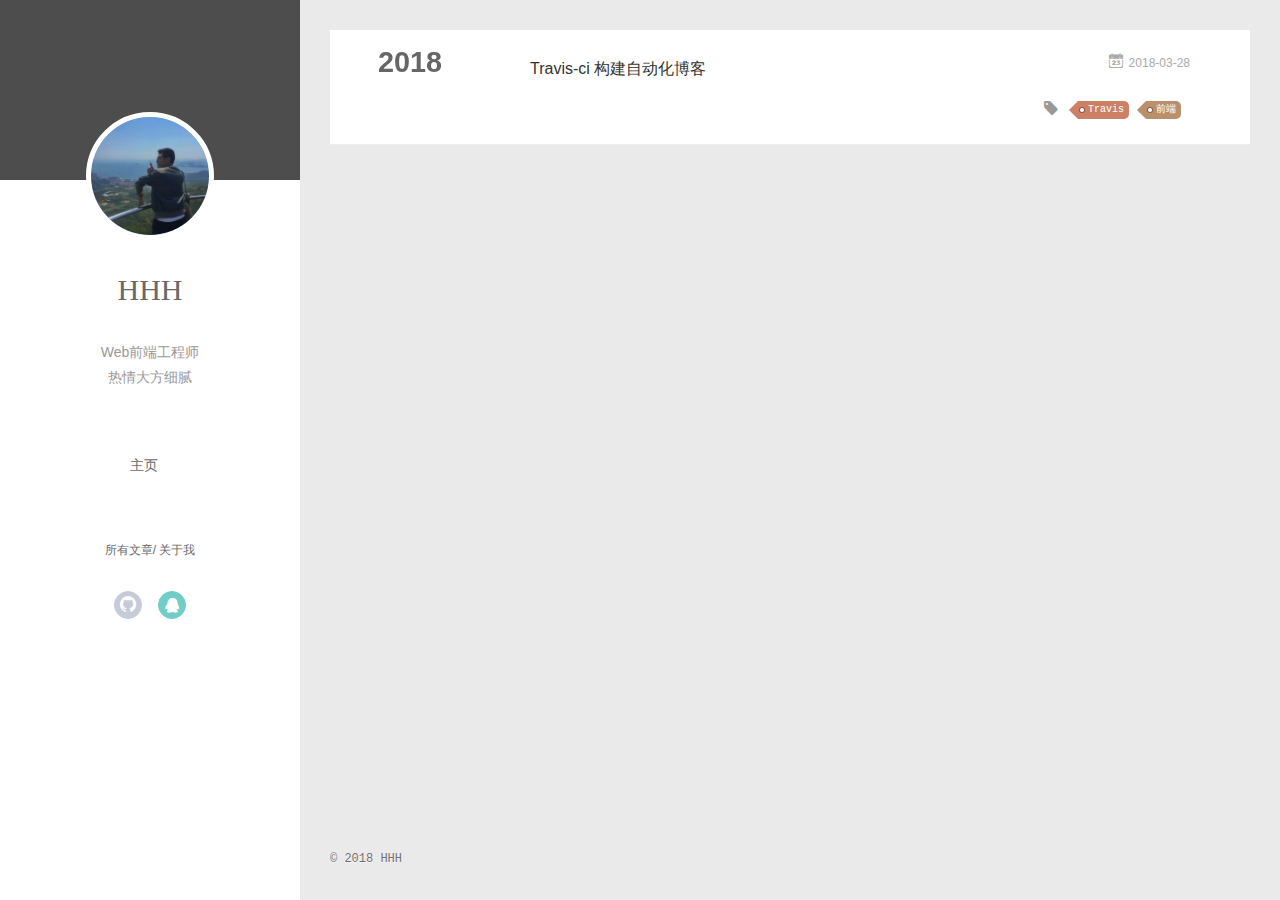
<file: tags/Travis/index.html>
<!DOCTYPE html>
<html>
<head>
  <meta charset="utf-8">
  
  <meta name="renderer" content="webkit">
  <meta http-equiv="X-UA-Compatible" content="IE=edge" >
  <link rel="dns-prefetch" href="https://a298003154.github.io">
  <title>Tag: Travis | HHH&#39;s Blog</title>
  <meta name="viewport" content="width=device-width, initial-scale=1, maximum-scale=1">
  <meta name="description" content="广工华立10级，就职于艾美，任前端工程师。擅长各项前端js技能，能快速上手开发应用。">
<meta name="keywords" content="前端,js,jquery,react,vue,dva,Ant Design,javascript,html5,开发者,程序猿,极客,编程,代码,IT网站,Developer,Coder,Geek,html,css,css3">
<meta property="og:type" content="website">
<meta property="og:title" content="HHH&#39;s Blog">
<meta property="og:url" content="https://a298003154.github.io/tags/Travis/index.html">
<meta property="og:site_name" content="HHH&#39;s Blog">
<meta property="og:description" content="广工华立10级，就职于艾美，任前端工程师。擅长各项前端js技能，能快速上手开发应用。">
<meta property="og:locale" content="zh-CN">
<meta name="twitter:card" content="summary">
<meta name="twitter:title" content="HHH&#39;s Blog">
<meta name="twitter:description" content="广工华立10级，就职于艾美，任前端工程师。擅长各项前端js技能，能快速上手开发应用。">
  
    <link rel="alternative" href="/atom.xml" title="HHH&#39;s Blog" type="application/atom+xml">
  
  
    <link rel="icon" href="/favicon.png">
  
  <link rel="stylesheet" type="text/css" href="/./main.8c6a16.css">
  <style type="text/css">
  
    #container.show {
      background: linear-gradient(200deg,#a0cfe4,#e8c37e);
    }
  </style>
  

  

</head>

<body>
  <div id="container" q-class="show:isCtnShow">
    <canvas id="anm-canvas" class="anm-canvas"></canvas>
    <div class="left-col" q-class="show:isShow">
      
<div class="overlay" style="background: #4d4d4d"></div>
<div class="intrude-less">
	<header id="header" class="inner">
		<a href="/" class="profilepic">
			<img src="https://a298003154.github.io/img/avatar/avatar.jpg" class="js-avatar">
		</a>
		<hgroup>
		  <h1 class="header-author"><a href="/">HHH</a></h1>
		</hgroup>
		
		<ul class="header-subtitle">
      
        
          <li class="subtitle-content">Web前端工程师</li>
        
      
        
          <li class="subtitle-content">热情大方细腻</li>
        
      
        
      
    </ul>
		

		<nav class="header-menu">
			<ul>
			
				<li><a href="/">主页</a></li>
	        
			</ul>
		</nav>
		<nav class="header-smart-menu">
    		
    			
    			<a q-on="click: openSlider(e, 'innerArchive')" href="javascript:void(0)">所有文章</a>
    			
            
    			
    			<a q-on="click: openSlider(e, 'aboutme')" href="javascript:void(0)">关于我</a>
    			
            
		</nav>
		<nav class="header-nav">
			<div class="social">
				
					<a class="github" target="_blank" href="https://github.com/a298003154" title="github"><i class="icon-github"></i></a>
		        
					<a class="qq" target="_blank" href="tencent://AddContact/?fromId=45&fromSubId=1&subcmd=all&uin=298003154" title="qq"><i class="icon-qq"></i></a>
		        
			</div>
		</nav>
	</header>
</div>

    </div>
    <div class="mid-col" q-class="show:isShow,hide:isShow|isFalse">
      
<nav id="mobile-nav">
  	<div class="overlay js-overlay" style="background: #4d4d4d"></div>
	<div class="btnctn js-mobile-btnctn">
  		<div class="slider-trigger list" q-on="click: openSlider(e)"><i class="icon icon-sort"></i></div>
	</div>
	<div class="intrude-less">
		<header id="header" class="inner">
			<div class="profilepic">
				<img src="https://a298003154.github.io/img/avatar/avatar.jpg" class="js-avatar">
			</div>
			<hgroup>
			  <h1 class="header-author js-header-author">HHH</h1>
			</hgroup>
			
			<p class="header-subtitle"><i class="icon icon-quo-left"></i>Web前端工程师
热情大方细腻
<i class="icon icon-quo-right"></i></p>
			
			
			
				
			
			

			<nav class="header-nav">
				<div class="social">
					
						<a class="github" target="_blank" href="https://github.com/a298003154" title="github"><i class="icon-github"></i></a>
			        
						<a class="qq" target="_blank" href="tencent://AddContact/?fromId=45&fromSubId=1&subcmd=all&uin=298003154" title="qq"><i class="icon-qq"></i></a>
			        
				</div>
			</nav>

			<nav class="header-menu js-header-menu">
				<ul style="width: 50%">
				
				
					<li style="width: 100%"><a href="/">主页</a></li>
		        
				</ul>
			</nav>
		</header>
	</div>
	<div class="mobile-mask" style="display:none" q-show="isShow"></div>
</nav>

      <div id="wrapper" class="body-wrap">
        <div class="menu-l">
          <div class="canvas-wrap">
            <canvas data-colors="#eaeaea" data-sectionHeight="100" data-contentId="js-content" id="myCanvas1" class="anm-canvas"></canvas>
          </div>
          <div id="js-content" class="content-ll">
            
  
  
    
    
      
      
      <section class="archives-wrap">
        <div class="archive-year-wrap">
          <a href="/archives/2018" class="archive-year">2018</a>
        </div>
        <div class="archives">
    
    <article class="archive-article archive-type-post">
  <div class="archive-article-inner">
    <header class="archive-article-header">
      	<div class="article-meta">
	      	<a href="/2018/03/28/TravisCI_usage/" class="archive-article-date">
  	<time datetime="2018-03-28T15:08:00.000Z" itemprop="datePublished"><i class="icon-calendar icon"></i>2018-03-28</time>
</a>
        </div>
    	 
  
    <h1 itemprop="name">
      <a class="archive-article-title" href="/2018/03/28/TravisCI_usage/">Travis-ci 构建自动化博客</a>
    </h1>
  

        <div class="article-info info-on-right">
          
	<div class="article-tag tagcloud">
		<i class="icon-price-tags icon"></i>
		<ul class="article-tag-list">
			
        		<li class="article-tag-list-item">
        			<a href="javascript:void(0)" class="js-tag article-tag-list-link color2">Travis</a>
        		</li>
      		
        		<li class="article-tag-list-item">
        			<a href="javascript:void(0)" class="js-tag article-tag-list-link color3">前端</a>
        		</li>
      		
		</ul>
	</div>


          

        </div>
        <div class="clearfix"></div>
    </header>
  </div>
</article>
  
  
    </div></section>
  

    


          </div>
        </div>
      </div>
      <footer id="footer">
  <div class="outer">
    <div id="footer-info">
    	<div class="footer-left">
    		&copy; 2018 HHH
    	</div>
      	<div class="footer-right">
      		<!-- <a href="http://hexo.io/" target="_blank">Hexo</a>  Theme <a href="https://github.com/litten/hexo-theme-yilia" target="_blank">Yilia</a> by Litten -->
      	</div>
    </div>
  </div>
</footer>

    </div>
    <script>
	var yiliaConfig = {
		mathjax: false,
		isHome: false,
		isPost: false,
		isArchive: false,
		isTag: true,
		isCategory: false,
		open_in_new: false,
		toc_hide_index: true,
		root: "/",
		innerArchive: true,
		showTags: false
	}
</script>

<script>!function(r){var e={};function i(t){if(e[t])return e[t].exports;var n=e[t]={exports:{},id:t,loaded:!1};return r[t].call(n.exports,n,n.exports,i),n.loaded=!0,n.exports}i.m=r,i.c=e,i.p="./",i(0)}([function(t,n,r){r(96),t.exports=r(422)},,,,,,,,,,,,,,,,,,,,,,,,,function(t,n){t.exports=function(t,n){t.classList?t.classList.add(n):t.className+=" "+n}},function(t,n){t.exports=function(t,n){if(t.classList)t.classList.remove(n);else{var r=new RegExp("(^|\\b)"+n.split(" ").join("|")+"(\\b|$)","gi");t.className=t.className.replace(r," ")}}},,function(t,n,r){"use strict";var e,i=r(29),l=(e=i)&&e.__esModule?e:{default:e};var h=function(){function n(t,n,r){return n||r?String.fromCharCode(n||r):o[t]||t}function r(t){return s[t]}var e=/&quot;|&lt;|&gt;|&amp;|&nbsp;|&apos;|&#(\d+);|&#(\d+)/g,i=/['<> "&]/g,o={"&quot;":'"',"&lt;":"<","&gt;":">","&amp;":"&","&nbsp;":" "},u=/\u00a0/g,c=/<br\s*\/?>/gi,f=/\r?\n/g,a=/\s/g,s={};for(var t in o)s[o[t]]=t;return o["&apos;"]="'",s["'"]="&#39;",{encode:function(t){return t?(""+t).replace(i,r).replace(f,"<br/>").replace(a,"&nbsp;"):""},decode:function(t){return t?(""+t).replace(c,"\n").replace(e,n).replace(u," "):""},encodeBase16:function(t){if(!t)return t;for(var n=[],r=0,e=(t+="").length;r<e;r++)n.push(t.charCodeAt(r).toString(16).toUpperCase());return n.join("")},encodeBase16forJSON:function(t){if(!t)return t;for(var n=[],r=0,e=(t=t.replace(/[\u4E00-\u9FBF]/gi,function(t){return escape(t).replace("%u","\\u")})).length;r<e;r++)n.push(t.charCodeAt(r).toString(16).toUpperCase());return n.join("")},decodeBase16:function(t){if(!t)return t;for(var n=[],r=0,e=(t+="").length;r<e;r+=2)n.push(String.fromCharCode("0x"+t.slice(r,r+2)));return n.join("")},encodeObject:function(t){if(t instanceof Array)for(var n=0,r=t.length;n<r;n++)t[n]=h.encodeObject(t[n]);else if("object"==(void 0===t?"undefined":(0,l.default)(t)))for(var e in t)t[e]=h.encodeObject(t[e]);else if("string"==typeof t)return h.encode(t);return t},loadScript:function(t){var n=document.createElement("script");document.getElementsByTagName("body")[0].appendChild(n),n.setAttribute("src",t)},addLoadEvent:function(t){var n=window.onload;"function"!=typeof window.onload?window.onload=t:window.onload=function(){n(),t()}}}}();t.exports=h},function(t,n,r){"use strict";n.__esModule=!0;var e=u(r(30)),i=u(r(81)),o="function"==typeof i.default&&"symbol"==typeof e.default?function(t){return typeof t}:function(t){return t&&"function"==typeof i.default&&t.constructor===i.default&&t!==i.default.prototype?"symbol":typeof t};function u(t){return t&&t.__esModule?t:{default:t}}n.default="function"==typeof i.default&&"symbol"===o(e.default)?function(t){return void 0===t?"undefined":o(t)}:function(t){return t&&"function"==typeof i.default&&t.constructor===i.default&&t!==i.default.prototype?"symbol":void 0===t?"undefined":o(t)}},function(t,n,r){t.exports={default:r(31),__esModule:!0}},function(t,n,r){r(32),r(76),t.exports=r(80).f("iterator")},function(t,n,r){"use strict";var e=r(33)(!0);r(36)(String,"String",function(t){this._t=String(t),this._i=0},function(){var t,n=this._t,r=this._i;return r>=n.length?{value:void 0,done:!0}:(t=e(n,r),this._i+=t.length,{value:t,done:!1})})},function(t,n,r){var f=r(34),a=r(35);t.exports=function(c){return function(t,n){var r,e,i=String(a(t)),o=f(n),u=i.length;return o<0||u<=o?c?"":void 0:(r=i.charCodeAt(o))<55296||56319<r||o+1===u||(e=i.charCodeAt(o+1))<56320||57343<e?c?i.charAt(o):r:c?i.slice(o,o+2):e-56320+(r-55296<<10)+65536}}},function(t,n){var r=Math.ceil,e=Math.floor;t.exports=function(t){return isNaN(t=+t)?0:(0<t?e:r)(t)}},function(t,n){t.exports=function(t){if(null==t)throw TypeError("Can't call method on  "+t);return t}},function(t,n,r){"use strict";var m=r(37),x=r(38),S=r(53),w=r(43),_=r(54),O=r(55),E=r(56),M=r(72),P=r(74),j=r(73)("iterator"),F=!([].keys&&"next"in[].keys()),A="values",L=function(){return this};t.exports=function(t,n,r,e,i,o,u){E(r,n,e);var c,f,a,s=function(t){if(!F&&t in p)return p[t];switch(t){case"keys":case A:return function(){return new r(this,t)}}return function(){return new r(this,t)}},l=n+" Iterator",h=i==A,v=!1,p=t.prototype,d=p[j]||p["@@iterator"]||i&&p[i],y=!F&&d||s(i),g=i?h?s("entries"):y:void 0,b="Array"==n&&p.entries||d;if(b&&(a=P(b.call(new t)))!==Object.prototype&&a.next&&(M(a,l,!0),m||_(a,j)||w(a,j,L)),h&&d&&d.name!==A&&(v=!0,y=function(){return d.call(this)}),m&&!u||!F&&!v&&p[j]||w(p,j,y),O[n]=y,O[l]=L,i)if(c={values:h?y:s(A),keys:o?y:s("keys"),entries:g},u)for(f in c)f in p||S(p,f,c[f]);else x(x.P+x.F*(F||v),n,c);return c}},function(t,n){t.exports=!0},function(t,n,r){var d=r(39),y=r(40),g=r(41),b=r(43),m="prototype",x=function(t,n,r){var e,i,o,u=t&x.F,c=t&x.G,f=t&x.S,a=t&x.P,s=t&x.B,l=t&x.W,h=c?y:y[n]||(y[n]={}),v=h[m],p=c?d:f?d[n]:(d[n]||{})[m];for(e in c&&(r=n),r)(i=!u&&p&&void 0!==p[e])&&e in h||(o=i?p[e]:r[e],h[e]=c&&"function"!=typeof p[e]?r[e]:s&&i?g(o,d):l&&p[e]==o?function(e){var t=function(t,n,r){if(this instanceof e){switch(arguments.length){case 0:return new e;case 1:return new e(t);case 2:return new e(t,n)}return new e(t,n,r)}return e.apply(this,arguments)};return t[m]=e[m],t}(o):a&&"function"==typeof o?g(Function.call,o):o,a&&((h.virtual||(h.virtual={}))[e]=o,t&x.R&&v&&!v[e]&&b(v,e,o)))};x.F=1,x.G=2,x.S=4,x.P=8,x.B=16,x.W=32,x.U=64,x.R=128,t.exports=x},function(t,n){var r=t.exports="undefined"!=typeof window&&window.Math==Math?window:"undefined"!=typeof self&&self.Math==Math?self:Function("return this")();"number"==typeof __g&&(__g=r)},function(t,n){var r=t.exports={version:"2.5.3"};"number"==typeof __e&&(__e=r)},function(t,n,r){var o=r(42);t.exports=function(e,i,t){if(o(e),void 0===i)return e;switch(t){case 1:return function(t){return e.call(i,t)};case 2:return function(t,n){return e.call(i,t,n)};case 3:return function(t,n,r){return e.call(i,t,n,r)}}return function(){return e.apply(i,arguments)}}},function(t,n){t.exports=function(t){if("function"!=typeof t)throw TypeError(t+" is not a function!");return t}},function(t,n,r){var e=r(44),i=r(52);t.exports=r(48)?function(t,n,r){return e.f(t,n,i(1,r))}:function(t,n,r){return t[n]=r,t}},function(t,n,r){var e=r(45),i=r(47),o=r(51),u=Object.defineProperty;n.f=r(48)?Object.defineProperty:function(t,n,r){if(e(t),n=o(n,!0),e(r),i)try{return u(t,n,r)}catch(t){}if("get"in r||"set"in r)throw TypeError("Accessors not supported!");return"value"in r&&(t[n]=r.value),t}},function(t,n,r){var e=r(46);t.exports=function(t){if(!e(t))throw TypeError(t+" is not an object!");return t}},function(t,n){t.exports=function(t){return"object"==typeof t?null!==t:"function"==typeof t}},function(t,n,r){t.exports=!r(48)&&!r(49)(function(){return 7!=Object.defineProperty(r(50)("div"),"a",{get:function(){return 7}}).a})},function(t,n,r){t.exports=!r(49)(function(){return 7!=Object.defineProperty({},"a",{get:function(){return 7}}).a})},function(t,n){t.exports=function(t){try{return!!t()}catch(t){return!0}}},function(t,n,r){var e=r(46),i=r(39).document,o=e(i)&&e(i.createElement);t.exports=function(t){return o?i.createElement(t):{}}},function(t,n,r){var i=r(46);t.exports=function(t,n){if(!i(t))return t;var r,e;if(n&&"function"==typeof(r=t.toString)&&!i(e=r.call(t)))return e;if("function"==typeof(r=t.valueOf)&&!i(e=r.call(t)))return e;if(!n&&"function"==typeof(r=t.toString)&&!i(e=r.call(t)))return e;throw TypeError("Can't convert object to primitive value")}},function(t,n){t.exports=function(t,n){return{enumerable:!(1&t),configurable:!(2&t),writable:!(4&t),value:n}}},function(t,n,r){t.exports=r(43)},function(t,n){var r={}.hasOwnProperty;t.exports=function(t,n){return r.call(t,n)}},function(t,n){t.exports={}},function(t,n,r){"use strict";var e=r(57),i=r(52),o=r(72),u={};r(43)(u,r(73)("iterator"),function(){return this}),t.exports=function(t,n,r){t.prototype=e(u,{next:i(1,r)}),o(t,n+" Iterator")}},function(t,n,e){var i=e(45),o=e(58),u=e(70),c=e(67)("IE_PROTO"),f=function(){},a="prototype",s=function(){var t,n=e(50)("iframe"),r=u.length;for(n.style.display="none",e(71).appendChild(n),n.src="javascript:",(t=n.contentWindow.document).open(),t.write("<script>document.F=Object<\/script>"),t.close(),s=t.F;r--;)delete s[a][u[r]];return s()};t.exports=Object.create||function(t,n){var r;return null!==t?(f[a]=i(t),r=new f,f[a]=null,r[c]=t):r=s(),void 0===n?r:o(r,n)}},function(t,n,r){var u=r(44),c=r(45),f=r(59);t.exports=r(48)?Object.defineProperties:function(t,n){c(t);for(var r,e=f(n),i=e.length,o=0;o<i;)u.f(t,r=e[o++],n[r]);return t}},function(t,n,r){var e=r(60),i=r(70);t.exports=Object.keys||function(t){return e(t,i)}},function(t,n,r){var u=r(54),c=r(61),f=r(64)(!1),a=r(67)("IE_PROTO");t.exports=function(t,n){var r,e=c(t),i=0,o=[];for(r in e)r!=a&&u(e,r)&&o.push(r);for(;n.length>i;)u(e,r=n[i++])&&(~f(o,r)||o.push(r));return o}},function(t,n,r){var e=r(62),i=r(35);t.exports=function(t){return e(i(t))}},function(t,n,r){var e=r(63);t.exports=Object("z").propertyIsEnumerable(0)?Object:function(t){return"String"==e(t)?t.split(""):Object(t)}},function(t,n){var r={}.toString;t.exports=function(t){return r.call(t).slice(8,-1)}},function(t,n,r){var f=r(61),a=r(65),s=r(66);t.exports=function(c){return function(t,n,r){var e,i=f(t),o=a(i.length),u=s(r,o);if(c&&n!=n){for(;u<o;)if((e=i[u++])!=e)return!0}else for(;u<o;u++)if((c||u in i)&&i[u]===n)return c||u||0;return!c&&-1}}},function(t,n,r){var e=r(34),i=Math.min;t.exports=function(t){return 0<t?i(e(t),9007199254740991):0}},function(t,n,r){var e=r(34),i=Math.max,o=Math.min;t.exports=function(t,n){return(t=e(t))<0?i(t+n,0):o(t,n)}},function(t,n,r){var e=r(68)("keys"),i=r(69);t.exports=function(t){return e[t]||(e[t]=i(t))}},function(t,n,r){var e=r(39),i="__core-js_shared__",o=e[i]||(e[i]={});t.exports=function(t){return o[t]||(o[t]={})}},function(t,n){var r=0,e=Math.random();t.exports=function(t){return"Symbol(".concat(void 0===t?"":t,")_",(++r+e).toString(36))}},function(t,n){t.exports="constructor,hasOwnProperty,isPrototypeOf,propertyIsEnumerable,toLocaleString,toString,valueOf".split(",")},function(t,n,r){var e=r(39).document;t.exports=e&&e.documentElement},function(t,n,r){var e=r(44).f,i=r(54),o=r(73)("toStringTag");t.exports=function(t,n,r){t&&!i(t=r?t:t.prototype,o)&&e(t,o,{configurable:!0,value:n})}},function(t,n,r){var e=r(68)("wks"),i=r(69),o=r(39).Symbol,u="function"==typeof o;(t.exports=function(t){return e[t]||(e[t]=u&&o[t]||(u?o:i)("Symbol."+t))}).store=e},function(t,n,r){var e=r(54),i=r(75),o=r(67)("IE_PROTO"),u=Object.prototype;t.exports=Object.getPrototypeOf||function(t){return t=i(t),e(t,o)?t[o]:"function"==typeof t.constructor&&t instanceof t.constructor?t.constructor.prototype:t instanceof Object?u:null}},function(t,n,r){var e=r(35);t.exports=function(t){return Object(e(t))}},function(t,n,r){r(77);for(var e=r(39),i=r(43),o=r(55),u=r(73)("toStringTag"),c="CSSRuleList,CSSStyleDeclaration,CSSValueList,ClientRectList,DOMRectList,DOMStringList,DOMTokenList,DataTransferItemList,FileList,HTMLAllCollection,HTMLCollection,HTMLFormElement,HTMLSelectElement,MediaList,MimeTypeArray,NamedNodeMap,NodeList,PaintRequestList,Plugin,PluginArray,SVGLengthList,SVGNumberList,SVGPathSegList,SVGPointList,SVGStringList,SVGTransformList,SourceBufferList,StyleSheetList,TextTrackCueList,TextTrackList,TouchList".split(","),f=0;f<c.length;f++){var a=c[f],s=e[a],l=s&&s.prototype;l&&!l[u]&&i(l,u,a),o[a]=o.Array}},function(t,n,r){"use strict";var e=r(78),i=r(79),o=r(55),u=r(61);t.exports=r(36)(Array,"Array",function(t,n){this._t=u(t),this._i=0,this._k=n},function(){var t=this._t,n=this._k,r=this._i++;return!t||r>=t.length?(this._t=void 0,i(1)):i(0,"keys"==n?r:"values"==n?t[r]:[r,t[r]])},"values"),o.Arguments=o.Array,e("keys"),e("values"),e("entries")},function(t,n){t.exports=function(){}},function(t,n){t.exports=function(t,n){return{value:n,done:!!t}}},function(t,n,r){n.f=r(73)},function(t,n,r){t.exports={default:r(82),__esModule:!0}},function(t,n,r){r(83),r(93),r(94),r(95),t.exports=r(40).Symbol},function(t,n,r){"use strict";var e=r(39),u=r(54),i=r(48),o=r(38),c=r(53),f=r(84).KEY,a=r(49),s=r(68),l=r(72),h=r(69),v=r(73),p=r(80),d=r(85),y=r(86),g=r(89),b=r(45),m=r(46),x=r(61),S=r(51),w=r(52),_=r(57),O=r(90),E=r(92),M=r(44),P=r(59),j=E.f,F=M.f,A=O.f,L=e.Symbol,N=e.JSON,T=N&&N.stringify,I="prototype",k=v("_hidden"),R=v("toPrimitive"),C={}.propertyIsEnumerable,D=s("symbol-registry"),G=s("symbols"),W=s("op-symbols"),U=Object[I],V="function"==typeof L,B=e.QObject,q=!B||!B[I]||!B[I].findChild,z=i&&a(function(){return 7!=_(F({},"a",{get:function(){return F(this,"a",{value:7}).a}})).a})?function(t,n,r){var e=j(U,n);e&&delete U[n],F(t,n,r),e&&t!==U&&F(U,n,e)}:F,K=function(t){var n=G[t]=_(L[I]);return n._k=t,n},H=V&&"symbol"==typeof L.iterator?function(t){return"symbol"==typeof t}:function(t){return t instanceof L},J=function(t,n,r){return t===U&&J(W,n,r),b(t),n=S(n,!0),b(r),u(G,n)?(r.enumerable?(u(t,k)&&t[k][n]&&(t[k][n]=!1),r=_(r,{enumerable:w(0,!1)})):(u(t,k)||F(t,k,w(1,{})),t[k][n]=!0),z(t,n,r)):F(t,n,r)},Y=function(t,n){b(t);for(var r,e=y(n=x(n)),i=0,o=e.length;i<o;)J(t,r=e[i++],n[r]);return t},$=function(t){var n=C.call(this,t=S(t,!0));return!(this===U&&u(G,t)&&!u(W,t))&&(!(n||!u(this,t)||!u(G,t)||u(this,k)&&this[k][t])||n)},X=function(t,n){if(t=x(t),n=S(n,!0),t!==U||!u(G,n)||u(W,n)){var r=j(t,n);return!r||!u(G,n)||u(t,k)&&t[k][n]||(r.enumerable=!0),r}},Q=function(t){for(var n,r=A(x(t)),e=[],i=0;r.length>i;)u(G,n=r[i++])||n==k||n==f||e.push(n);return e},Z=function(t){for(var n,r=t===U,e=A(r?W:x(t)),i=[],o=0;e.length>o;)!u(G,n=e[o++])||r&&!u(U,n)||i.push(G[n]);return i};V||(c((L=function(){if(this instanceof L)throw TypeError("Symbol is not a constructor!");var n=h(0<arguments.length?arguments[0]:void 0),r=function(t){this===U&&r.call(W,t),u(this,k)&&u(this[k],n)&&(this[k][n]=!1),z(this,n,w(1,t))};return i&&q&&z(U,n,{configurable:!0,set:r}),K(n)})[I],"toString",function(){return this._k}),E.f=X,M.f=J,r(91).f=O.f=Q,r(88).f=$,r(87).f=Z,i&&!r(37)&&c(U,"propertyIsEnumerable",$,!0),p.f=function(t){return K(v(t))}),o(o.G+o.W+o.F*!V,{Symbol:L});for(var tt="hasInstance,isConcatSpreadable,iterator,match,replace,search,species,split,toPrimitive,toStringTag,unscopables".split(","),nt=0;tt.length>nt;)v(tt[nt++]);for(var rt=P(v.store),et=0;rt.length>et;)d(rt[et++]);o(o.S+o.F*!V,"Symbol",{for:function(t){return u(D,t+="")?D[t]:D[t]=L(t)},keyFor:function(t){if(!H(t))throw TypeError(t+" is not a symbol!");for(var n in D)if(D[n]===t)return n},useSetter:function(){q=!0},useSimple:function(){q=!1}}),o(o.S+o.F*!V,"Object",{create:function(t,n){return void 0===n?_(t):Y(_(t),n)},defineProperty:J,defineProperties:Y,getOwnPropertyDescriptor:X,getOwnPropertyNames:Q,getOwnPropertySymbols:Z}),N&&o(o.S+o.F*(!V||a(function(){var t=L();return"[null]"!=T([t])||"{}"!=T({a:t})||"{}"!=T(Object(t))})),"JSON",{stringify:function(t){for(var n,r,e=[t],i=1;arguments.length>i;)e.push(arguments[i++]);if(r=n=e[1],(m(n)||void 0!==t)&&!H(t))return g(n)||(n=function(t,n){if("function"==typeof r&&(n=r.call(this,t,n)),!H(n))return n}),e[1]=n,T.apply(N,e)}}),L[I][R]||r(43)(L[I],R,L[I].valueOf),l(L,"Symbol"),l(Math,"Math",!0),l(e.JSON,"JSON",!0)},function(t,n,r){var e=r(69)("meta"),i=r(46),o=r(54),u=r(44).f,c=0,f=Object.isExtensible||function(){return!0},a=!r(49)(function(){return f(Object.preventExtensions({}))}),s=function(t){u(t,e,{value:{i:"O"+ ++c,w:{}}})},l=t.exports={KEY:e,NEED:!1,fastKey:function(t,n){if(!i(t))return"symbol"==typeof t?t:("string"==typeof t?"S":"P")+t;if(!o(t,e)){if(!f(t))return"F";if(!n)return"E";s(t)}return t[e].i},getWeak:function(t,n){if(!o(t,e)){if(!f(t))return!0;if(!n)return!1;s(t)}return t[e].w},onFreeze:function(t){return a&&l.NEED&&f(t)&&!o(t,e)&&s(t),t}}},function(t,n,r){var e=r(39),i=r(40),o=r(37),u=r(80),c=r(44).f;t.exports=function(t){var n=i.Symbol||(i.Symbol=o?{}:e.Symbol||{});"_"==t.charAt(0)||t in n||c(n,t,{value:u.f(t)})}},function(t,n,r){var c=r(59),f=r(87),a=r(88);t.exports=function(t){var n=c(t),r=f.f;if(r)for(var e,i=r(t),o=a.f,u=0;i.length>u;)o.call(t,e=i[u++])&&n.push(e);return n}},function(t,n){n.f=Object.getOwnPropertySymbols},function(t,n){n.f={}.propertyIsEnumerable},function(t,n,r){var e=r(63);t.exports=Array.isArray||function(t){return"Array"==e(t)}},function(t,n,r){var e=r(61),i=r(91).f,o={}.toString,u="object"==typeof window&&window&&Object.getOwnPropertyNames?Object.getOwnPropertyNames(window):[];t.exports.f=function(t){return u&&"[object Window]"==o.call(t)?function(t){try{return i(t)}catch(t){return u.slice()}}(t):i(e(t))}},function(t,n,r){var e=r(60),i=r(70).concat("length","prototype");n.f=Object.getOwnPropertyNames||function(t){return e(t,i)}},function(t,n,r){var e=r(88),i=r(52),o=r(61),u=r(51),c=r(54),f=r(47),a=Object.getOwnPropertyDescriptor;n.f=r(48)?a:function(t,n){if(t=o(t),n=u(n,!0),f)try{return a(t,n)}catch(t){}if(c(t,n))return i(!e.f.call(t,n),t[n])}},function(t,n){},function(t,n,r){r(85)("asyncIterator")},function(t,n,r){r(85)("observable")},function(t,n,r){(function(t){"use strict";if(r(97),r(418),r(419),t._babelPolyfill)throw new Error("only one instance of babel-polyfill is allowed");t._babelPolyfill=!0;var e="defineProperty";function n(t,n,r){t[n]||Object[e](t,n,{writable:!0,configurable:!0,value:r})}n(String.prototype,"padLeft","".padStart),n(String.prototype,"padRight","".padEnd),"pop,reverse,shift,keys,values,entries,indexOf,every,some,forEach,map,filter,find,findIndex,includes,join,slice,concat,push,splice,unshift,sort,lastIndexOf,reduce,reduceRight,copyWithin,fill".split(",").forEach(function(t){[][t]&&n(Array,t,Function.call.bind([][t]))})}).call(n,function(){return this}())},function(t,n,r){r(98),r(146),r(147),r(148),r(149),r(151),r(154),r(155),r(156),r(157),r(158),r(159),r(160),r(161),r(162),r(164),r(166),r(168),r(170),r(173),r(174),r(175),r(179),r(181),r(183),r(186),r(187),r(188),r(189),r(191),r(192),r(193),r(194),r(195),r(196),r(197),r(199),r(200),r(201),r(203),r(204),r(205),r(207),r(209),r(210),r(211),r(212),r(213),r(214),r(215),r(216),r(217),r(218),r(219),r(220),r(221),r(226),r(227),r(231),r(232),r(233),r(234),r(236),r(237),r(238),r(239),r(240),r(241),r(242),r(243),r(244),r(245),r(246),r(247),r(248),r(249),r(250),r(252),r(253),r(255),r(256),r(262),r(263),r(265),r(266),r(267),r(271),r(272),r(273),r(274),r(275),r(277),r(278),r(279),r(280),r(283),r(285),r(286),r(287),r(289),r(291),r(293),r(294),r(295),r(297),r(298),r(299),r(300),r(310),r(314),r(315),r(317),r(318),r(322),r(323),r(325),r(326),r(327),r(328),r(329),r(330),r(331),r(332),r(333),r(334),r(335),r(336),r(337),r(338),r(339),r(340),r(341),r(342),r(343),r(345),r(346),r(347),r(348),r(349),r(351),r(352),r(353),r(356),r(357),r(358),r(359),r(360),r(361),r(362),r(363),r(365),r(366),r(368),r(369),r(370),r(371),r(374),r(375),r(377),r(378),r(379),r(380),r(382),r(383),r(384),r(385),r(386),r(387),r(388),r(389),r(390),r(391),r(393),r(394),r(395),r(396),r(397),r(398),r(399),r(400),r(401),r(402),r(403),r(405),r(406),r(407),r(408),r(409),r(410),r(411),r(412),r(413),r(414),r(415),r(416),r(417),t.exports=r(104)},function(t,n,r){"use strict";var e=r(99),u=r(100),i=r(101),o=r(103),c=r(113),f=r(117).KEY,a=r(102),s=r(118),l=r(119),h=r(114),v=r(120),p=r(121),d=r(122),y=r(124),g=r(139),b=r(107),m=r(108),x=r(127),S=r(111),w=r(112),_=r(140),O=r(143),E=r(145),M=r(106),P=r(125),j=E.f,F=M.f,A=O.f,L=e.Symbol,N=e.JSON,T=N&&N.stringify,I="prototype",k=v("_hidden"),R=v("toPrimitive"),C={}.propertyIsEnumerable,D=s("symbol-registry"),G=s("symbols"),W=s("op-symbols"),U=Object[I],V="function"==typeof L,B=e.QObject,q=!B||!B[I]||!B[I].findChild,z=i&&a(function(){return 7!=_(F({},"a",{get:function(){return F(this,"a",{value:7}).a}})).a})?function(t,n,r){var e=j(U,n);e&&delete U[n],F(t,n,r),e&&t!==U&&F(U,n,e)}:F,K=function(t){var n=G[t]=_(L[I]);return n._k=t,n},H=V&&"symbol"==typeof L.iterator?function(t){return"symbol"==typeof t}:function(t){return t instanceof L},J=function(t,n,r){return t===U&&J(W,n,r),b(t),n=S(n,!0),b(r),u(G,n)?(r.enumerable?(u(t,k)&&t[k][n]&&(t[k][n]=!1),r=_(r,{enumerable:w(0,!1)})):(u(t,k)||F(t,k,w(1,{})),t[k][n]=!0),z(t,n,r)):F(t,n,r)},Y=function(t,n){b(t);for(var r,e=y(n=x(n)),i=0,o=e.length;i<o;)J(t,r=e[i++],n[r]);return t},$=function(t){var n=C.call(this,t=S(t,!0));return!(this===U&&u(G,t)&&!u(W,t))&&(!(n||!u(this,t)||!u(G,t)||u(this,k)&&this[k][t])||n)},X=function(t,n){if(t=x(t),n=S(n,!0),t!==U||!u(G,n)||u(W,n)){var r=j(t,n);return!r||!u(G,n)||u(t,k)&&t[k][n]||(r.enumerable=!0),r}},Q=function(t){for(var n,r=A(x(t)),e=[],i=0;r.length>i;)u(G,n=r[i++])||n==k||n==f||e.push(n);return e},Z=function(t){for(var n,r=t===U,e=A(r?W:x(t)),i=[],o=0;e.length>o;)!u(G,n=e[o++])||r&&!u(U,n)||i.push(G[n]);return i};V||(c((L=function(){if(this instanceof L)throw TypeError("Symbol is not a constructor!");var n=h(0<arguments.length?arguments[0]:void 0),r=function(t){this===U&&r.call(W,t),u(this,k)&&u(this[k],n)&&(this[k][n]=!1),z(this,n,w(1,t))};return i&&q&&z(U,n,{configurable:!0,set:r}),K(n)})[I],"toString",function(){return this._k}),E.f=X,M.f=J,r(144).f=O.f=Q,r(138).f=$,r(137).f=Z,i&&!r(123)&&c(U,"propertyIsEnumerable",$,!0),p.f=function(t){return K(v(t))}),o(o.G+o.W+o.F*!V,{Symbol:L});for(var tt="hasInstance,isConcatSpreadable,iterator,match,replace,search,species,split,toPrimitive,toStringTag,unscopables".split(","),nt=0;tt.length>nt;)v(tt[nt++]);for(var rt=P(v.store),et=0;rt.length>et;)d(rt[et++]);o(o.S+o.F*!V,"Symbol",{for:function(t){return u(D,t+="")?D[t]:D[t]=L(t)},keyFor:function(t){if(!H(t))throw TypeError(t+" is not a symbol!");for(var n in D)if(D[n]===t)return n},useSetter:function(){q=!0},useSimple:function(){q=!1}}),o(o.S+o.F*!V,"Object",{create:function(t,n){return void 0===n?_(t):Y(_(t),n)},defineProperty:J,defineProperties:Y,getOwnPropertyDescriptor:X,getOwnPropertyNames:Q,getOwnPropertySymbols:Z}),N&&o(o.S+o.F*(!V||a(function(){var t=L();return"[null]"!=T([t])||"{}"!=T({a:t})||"{}"!=T(Object(t))})),"JSON",{stringify:function(t){for(var n,r,e=[t],i=1;arguments.length>i;)e.push(arguments[i++]);if(r=n=e[1],(m(n)||void 0!==t)&&!H(t))return g(n)||(n=function(t,n){if("function"==typeof r&&(n=r.call(this,t,n)),!H(n))return n}),e[1]=n,T.apply(N,e)}}),L[I][R]||r(105)(L[I],R,L[I].valueOf),l(L,"Symbol"),l(Math,"Math",!0),l(e.JSON,"JSON",!0)},function(t,n){var r=t.exports="undefined"!=typeof window&&window.Math==Math?window:"undefined"!=typeof self&&self.Math==Math?self:Function("return this")();"number"==typeof __g&&(__g=r)},function(t,n){var r={}.hasOwnProperty;t.exports=function(t,n){return r.call(t,n)}},function(t,n,r){t.exports=!r(102)(function(){return 7!=Object.defineProperty({},"a",{get:function(){return 7}}).a})},function(t,n){t.exports=function(t){try{return!!t()}catch(t){return!0}}},function(t,n,r){var d=r(99),y=r(104),g=r(105),b=r(113),m=r(115),x="prototype",S=function(t,n,r){var e,i,o,u,c=t&S.F,f=t&S.G,a=t&S.S,s=t&S.P,l=t&S.B,h=f?d:a?d[n]||(d[n]={}):(d[n]||{})[x],v=f?y:y[n]||(y[n]={}),p=v[x]||(v[x]={});for(e in f&&(r=n),r)o=((i=!c&&h&&void 0!==h[e])?h:r)[e],u=l&&i?m(o,d):s&&"function"==typeof o?m(Function.call,o):o,h&&b(h,e,o,t&S.U),v[e]!=o&&g(v,e,u),s&&p[e]!=o&&(p[e]=o)};d.core=y,S.F=1,S.G=2,S.S=4,S.P=8,S.B=16,S.W=32,S.U=64,S.R=128,t.exports=S},function(t,n){var r=t.exports={version:"2.5.3"};"number"==typeof __e&&(__e=r)},function(t,n,r){var e=r(106),i=r(112);t.exports=r(101)?function(t,n,r){return e.f(t,n,i(1,r))}:function(t,n,r){return t[n]=r,t}},function(t,n,r){var e=r(107),i=r(109),o=r(111),u=Object.defineProperty;n.f=r(101)?Object.defineProperty:function(t,n,r){if(e(t),n=o(n,!0),e(r),i)try{return u(t,n,r)}catch(t){}if("get"in r||"set"in r)throw TypeError("Accessors not supported!");return"value"in r&&(t[n]=r.value),t}},function(t,n,r){var e=r(108);t.exports=function(t){if(!e(t))throw TypeError(t+" is not an object!");return t}},function(t,n){t.exports=function(t){return"object"==typeof t?null!==t:"function"==typeof t}},function(t,n,r){t.exports=!r(101)&&!r(102)(function(){return 7!=Object.defineProperty(r(110)("div"),"a",{get:function(){return 7}}).a})},function(t,n,r){var e=r(108),i=r(99).document,o=e(i)&&e(i.createElement);t.exports=function(t){return o?i.createElement(t):{}}},function(t,n,r){var i=r(108);t.exports=function(t,n){if(!i(t))return t;var r,e;if(n&&"function"==typeof(r=t.toString)&&!i(e=r.call(t)))return e;if("function"==typeof(r=t.valueOf)&&!i(e=r.call(t)))return e;if(!n&&"function"==typeof(r=t.toString)&&!i(e=r.call(t)))return e;throw TypeError("Can't convert object to primitive value")}},function(t,n){t.exports=function(t,n){return{enumerable:!(1&t),configurable:!(2&t),writable:!(4&t),value:n}}},function(t,n,r){var o=r(99),u=r(105),c=r(100),f=r(114)("src"),e="toString",i=Function[e],a=(""+i).split(e);r(104).inspectSource=function(t){return i.call(t)},(t.exports=function(t,n,r,e){var i="function"==typeof r;i&&(c(r,"name")||u(r,"name",n)),t[n]!==r&&(i&&(c(r,f)||u(r,f,t[n]?""+t[n]:a.join(String(n)))),t===o?t[n]=r:e?t[n]?t[n]=r:u(t,n,r):(delete t[n],u(t,n,r)))})(Function.prototype,e,function(){return"function"==typeof this&&this[f]||i.call(this)})},function(t,n){var r=0,e=Math.random();t.exports=function(t){return"Symbol(".concat(void 0===t?"":t,")_",(++r+e).toString(36))}},function(t,n,r){var o=r(116);t.exports=function(e,i,t){if(o(e),void 0===i)return e;switch(t){case 1:return function(t){return e.call(i,t)};case 2:return function(t,n){return e.call(i,t,n)};case 3:return function(t,n,r){return e.call(i,t,n,r)}}return function(){return e.apply(i,arguments)}}},function(t,n){t.exports=function(t){if("function"!=typeof t)throw TypeError(t+" is not a function!");return t}},function(t,n,r){var e=r(114)("meta"),i=r(108),o=r(100),u=r(106).f,c=0,f=Object.isExtensible||function(){return!0},a=!r(102)(function(){return f(Object.preventExtensions({}))}),s=function(t){u(t,e,{value:{i:"O"+ ++c,w:{}}})},l=t.exports={KEY:e,NEED:!1,fastKey:function(t,n){if(!i(t))return"symbol"==typeof t?t:("string"==typeof t?"S":"P")+t;if(!o(t,e)){if(!f(t))return"F";if(!n)return"E";s(t)}return t[e].i},getWeak:function(t,n){if(!o(t,e)){if(!f(t))return!0;if(!n)return!1;s(t)}return t[e].w},onFreeze:function(t){return a&&l.NEED&&f(t)&&!o(t,e)&&s(t),t}}},function(t,n,r){var e=r(99),i="__core-js_shared__",o=e[i]||(e[i]={});t.exports=function(t){return o[t]||(o[t]={})}},function(t,n,r){var e=r(106).f,i=r(100),o=r(120)("toStringTag");t.exports=function(t,n,r){t&&!i(t=r?t:t.prototype,o)&&e(t,o,{configurable:!0,value:n})}},function(t,n,r){var e=r(118)("wks"),i=r(114),o=r(99).Symbol,u="function"==typeof o;(t.exports=function(t){return e[t]||(e[t]=u&&o[t]||(u?o:i)("Symbol."+t))}).store=e},function(t,n,r){n.f=r(120)},function(t,n,r){var e=r(99),i=r(104),o=r(123),u=r(121),c=r(106).f;t.exports=function(t){var n=i.Symbol||(i.Symbol=o?{}:e.Symbol||{});"_"==t.charAt(0)||t in n||c(n,t,{value:u.f(t)})}},function(t,n){t.exports=!1},function(t,n,r){var c=r(125),f=r(137),a=r(138);t.exports=function(t){var n=c(t),r=f.f;if(r)for(var e,i=r(t),o=a.f,u=0;i.length>u;)o.call(t,e=i[u++])&&n.push(e);return n}},function(t,n,r){var e=r(126),i=r(136);t.exports=Object.keys||function(t){return e(t,i)}},function(t,n,r){var u=r(100),c=r(127),f=r(131)(!1),a=r(135)("IE_PROTO");t.exports=function(t,n){var r,e=c(t),i=0,o=[];for(r in e)r!=a&&u(e,r)&&o.push(r);for(;n.length>i;)u(e,r=n[i++])&&(~f(o,r)||o.push(r));return o}},function(t,n,r){var e=r(128),i=r(130);t.exports=function(t){return e(i(t))}},function(t,n,r){var e=r(129);t.exports=Object("z").propertyIsEnumerable(0)?Object:function(t){return"String"==e(t)?t.split(""):Object(t)}},function(t,n){var r={}.toString;t.exports=function(t){return r.call(t).slice(8,-1)}},function(t,n){t.exports=function(t){if(null==t)throw TypeError("Can't call method on  "+t);return t}},function(t,n,r){var f=r(127),a=r(132),s=r(134);t.exports=function(c){return function(t,n,r){var e,i=f(t),o=a(i.length),u=s(r,o);if(c&&n!=n){for(;u<o;)if((e=i[u++])!=e)return!0}else for(;u<o;u++)if((c||u in i)&&i[u]===n)return c||u||0;return!c&&-1}}},function(t,n,r){var e=r(133),i=Math.min;t.exports=function(t){return 0<t?i(e(t),9007199254740991):0}},function(t,n){var r=Math.ceil,e=Math.floor;t.exports=function(t){return isNaN(t=+t)?0:(0<t?e:r)(t)}},function(t,n,r){var e=r(133),i=Math.max,o=Math.min;t.exports=function(t,n){return(t=e(t))<0?i(t+n,0):o(t,n)}},function(t,n,r){var e=r(118)("keys"),i=r(114);t.exports=function(t){return e[t]||(e[t]=i(t))}},function(t,n){t.exports="constructor,hasOwnProperty,isPrototypeOf,propertyIsEnumerable,toLocaleString,toString,valueOf".split(",")},function(t,n){n.f=Object.getOwnPropertySymbols},function(t,n){n.f={}.propertyIsEnumerable},function(t,n,r){var e=r(129);t.exports=Array.isArray||function(t){return"Array"==e(t)}},function(t,n,e){var i=e(107),o=e(141),u=e(136),c=e(135)("IE_PROTO"),f=function(){},a="prototype",s=function(){var t,n=e(110)("iframe"),r=u.length;for(n.style.display="none",e(142).appendChild(n),n.src="javascript:",(t=n.contentWindow.document).open(),t.write("<script>document.F=Object<\/script>"),t.close(),s=t.F;r--;)delete s[a][u[r]];return s()};t.exports=Object.create||function(t,n){var r;return null!==t?(f[a]=i(t),r=new f,f[a]=null,r[c]=t):r=s(),void 0===n?r:o(r,n)}},function(t,n,r){var u=r(106),c=r(107),f=r(125);t.exports=r(101)?Object.defineProperties:function(t,n){c(t);for(var r,e=f(n),i=e.length,o=0;o<i;)u.f(t,r=e[o++],n[r]);return t}},function(t,n,r){var e=r(99).document;t.exports=e&&e.documentElement},function(t,n,r){var e=r(127),i=r(144).f,o={}.toString,u="object"==typeof window&&window&&Object.getOwnPropertyNames?Object.getOwnPropertyNames(window):[];t.exports.f=function(t){return u&&"[object Window]"==o.call(t)?function(t){try{return i(t)}catch(t){return u.slice()}}(t):i(e(t))}},function(t,n,r){var e=r(126),i=r(136).concat("length","prototype");n.f=Object.getOwnPropertyNames||function(t){return e(t,i)}},function(t,n,r){var e=r(138),i=r(112),o=r(127),u=r(111),c=r(100),f=r(109),a=Object.getOwnPropertyDescriptor;n.f=r(101)?a:function(t,n){if(t=o(t),n=u(n,!0),f)try{return a(t,n)}catch(t){}if(c(t,n))return i(!e.f.call(t,n),t[n])}},function(t,n,r){var e=r(103);e(e.S,"Object",{create:r(140)})},function(t,n,r){var e=r(103);e(e.S+e.F*!r(101),"Object",{defineProperty:r(106).f})},function(t,n,r){var e=r(103);e(e.S+e.F*!r(101),"Object",{defineProperties:r(141)})},function(t,n,r){var e=r(127),i=r(145).f;r(150)("getOwnPropertyDescriptor",function(){return function(t,n){return i(e(t),n)}})},function(t,n,r){var i=r(103),o=r(104),u=r(102);t.exports=function(t,n){var r=(o.Object||{})[t]||Object[t],e={};e[t]=n(r),i(i.S+i.F*u(function(){r(1)}),"Object",e)}},function(t,n,r){var e=r(152),i=r(153);r(150)("getPrototypeOf",function(){return function(t){return i(e(t))}})},function(t,n,r){var e=r(130);t.exports=function(t){return Object(e(t))}},function(t,n,r){var e=r(100),i=r(152),o=r(135)("IE_PROTO"),u=Object.prototype;t.exports=Object.getPrototypeOf||function(t){return t=i(t),e(t,o)?t[o]:"function"==typeof t.constructor&&t instanceof t.constructor?t.constructor.prototype:t instanceof Object?u:null}},function(t,n,r){var e=r(152),i=r(125);r(150)("keys",function(){return function(t){return i(e(t))}})},function(t,n,r){r(150)("getOwnPropertyNames",function(){return r(143).f})},function(t,n,r){var e=r(108),i=r(117).onFreeze;r(150)("freeze",function(n){return function(t){return n&&e(t)?n(i(t)):t}})},function(t,n,r){var e=r(108),i=r(117).onFreeze;r(150)("seal",function(n){return function(t){return n&&e(t)?n(i(t)):t}})},function(t,n,r){var e=r(108),i=r(117).onFreeze;r(150)("preventExtensions",function(n){return function(t){return n&&e(t)?n(i(t)):t}})},function(t,n,r){var e=r(108);r(150)("isFrozen",function(n){return function(t){return!e(t)||!!n&&n(t)}})},function(t,n,r){var e=r(108);r(150)("isSealed",function(n){return function(t){return!e(t)||!!n&&n(t)}})},function(t,n,r){var e=r(108);r(150)("isExtensible",function(n){return function(t){return!!e(t)&&(!n||n(t))}})},function(t,n,r){var e=r(103);e(e.S+e.F,"Object",{assign:r(163)})},function(t,n,r){"use strict";var h=r(125),v=r(137),p=r(138),d=r(152),y=r(128),i=Object.assign;t.exports=!i||r(102)(function(){var t={},n={},r=Symbol(),e="abcdefghijklmnopqrst";return t[r]=7,e.split("").forEach(function(t){n[t]=t}),7!=i({},t)[r]||Object.keys(i({},n)).join("")!=e})?function(t,n){for(var r=d(t),e=arguments.length,i=1,o=v.f,u=p.f;i<e;)for(var c,f=y(arguments[i++]),a=o?h(f).concat(o(f)):h(f),s=a.length,l=0;l<s;)u.call(f,c=a[l++])&&(r[c]=f[c]);return r}:i},function(t,n,r){var e=r(103);e(e.S,"Object",{is:r(165)})},function(t,n){t.exports=Object.is||function(t,n){return t===n?0!==t||1/t==1/n:t!=t&&n!=n}},function(t,n,r){var e=r(103);e(e.S,"Object",{setPrototypeOf:r(167).set})},function(t,n,i){var r=i(108),e=i(107),o=function(t,n){if(e(t),!r(n)&&null!==n)throw TypeError(n+": can't set as prototype!")};t.exports={set:Object.setPrototypeOf||("__proto__"in{}?function(t,r,e){try{(e=i(115)(Function.call,i(145).f(Object.prototype,"__proto__").set,2))(t,[]),r=!(t instanceof Array)}catch(t){r=!0}return function(t,n){return o(t,n),r?t.__proto__=n:e(t,n),t}}({},!1):void 0),check:o}},function(t,n,r){"use strict";var e=r(169),i={};i[r(120)("toStringTag")]="z",i+""!="[object z]"&&r(113)(Object.prototype,"toString",function(){return"[object "+e(this)+"]"},!0)},function(t,n,r){var i=r(129),o=r(120)("toStringTag"),u="Arguments"==i(function(){return arguments}());t.exports=function(t){var n,r,e;return void 0===t?"Undefined":null===t?"Null":"string"==typeof(r=function(t,n){try{return t[n]}catch(t){}}(n=Object(t),o))?r:u?i(n):"Object"==(e=i(n))&&"function"==typeof n.callee?"Arguments":e}},function(t,n,r){var e=r(103);e(e.P,"Function",{bind:r(171)})},function(t,n,r){"use strict";var o=r(116),u=r(108),c=r(172),f=[].slice,a={};t.exports=Function.bind||function(n){var r=o(this),e=f.call(arguments,1),i=function(){var t=e.concat(f.call(arguments));return this instanceof i?function(t,n,r){if(!(n in a)){for(var e=[],i=0;i<n;i++)e[i]="a["+i+"]";a[n]=Function("F,a","return new F("+e.join(",")+")")}return a[n](t,r)}(r,t.length,t):c(r,t,n)};return u(r.prototype)&&(i.prototype=r.prototype),i}},function(t,n){t.exports=function(t,n,r){var e=void 0===r;switch(n.length){case 0:return e?t():t.call(r);case 1:return e?t(n[0]):t.call(r,n[0]);case 2:return e?t(n[0],n[1]):t.call(r,n[0],n[1]);case 3:return e?t(n[0],n[1],n[2]):t.call(r,n[0],n[1],n[2]);case 4:return e?t(n[0],n[1],n[2],n[3]):t.call(r,n[0],n[1],n[2],n[3])}return t.apply(r,n)}},function(t,n,r){var e=r(106).f,i=Function.prototype,o=/^\s*function ([^ (]*)/;"name"in i||r(101)&&e(i,"name",{configurable:!0,get:function(){try{return(""+this).match(o)[1]}catch(t){return""}}})},function(t,n,r){"use strict";var e=r(108),i=r(153),o=r(120)("hasInstance"),u=Function.prototype;o in u||r(106).f(u,o,{value:function(t){if("function"!=typeof this||!e(t))return!1;if(!e(this.prototype))return t instanceof this;for(;t=i(t);)if(this.prototype===t)return!0;return!1}})},function(t,n,r){var e=r(103),i=r(176);e(e.G+e.F*(parseInt!=i),{parseInt:i})},function(t,n,r){var e=r(99).parseInt,i=r(177).trim,o=r(178),u=/^[-+]?0[xX]/;t.exports=8!==e(o+"08")||22!==e(o+"0x16")?function(t,n){var r=i(String(t),3);return e(r,n>>>0||(u.test(r)?16:10))}:e},function(t,n,r){var u=r(103),e=r(130),c=r(102),f=r(178),i="["+f+"]",o=RegExp("^"+i+i+"*"),a=RegExp(i+i+"*$"),s=function(t,n,r){var e={},i=c(function(){return!!f[t]()||"​"!="​"[t]()}),o=e[t]=i?n(l):f[t];r&&(e[r]=o),u(u.P+u.F*i,"String",e)},l=s.trim=function(t,n){return t=String(e(t)),1&n&&(t=t.replace(o,"")),2&n&&(t=t.replace(a,"")),t};t.exports=s},function(t,n){t.exports="\t\n\v\f\r   ᠎             　\u2028\u2029\ufeff"},function(t,n,r){var e=r(103),i=r(180);e(e.G+e.F*(parseFloat!=i),{parseFloat:i})},function(t,n,r){var e=r(99).parseFloat,i=r(177).trim;t.exports=1/e(r(178)+"-0")!=-1/0?function(t){var n=i(String(t),3),r=e(n);return 0===r&&"-"==n.charAt(0)?-0:r}:e},function(t,n,r){"use strict";var e=r(99),i=r(100),o=r(129),u=r(182),s=r(111),c=r(102),f=r(144).f,a=r(145).f,l=r(106).f,h=r(177).trim,v="Number",p=e[v],d=p,y=p.prototype,g=o(r(140)(y))==v,b="trim"in String.prototype,m=function(t){var n=s(t,!1);if("string"==typeof n&&2<n.length){var r,e,i,o=(n=b?n.trim():h(n,3)).charCodeAt(0);if(43===o||45===o){if(88===(r=n.charCodeAt(2))||120===r)return NaN}else if(48===o){switch(n.charCodeAt(1)){case 66:case 98:e=2,i=49;break;case 79:case 111:e=8,i=55;break;default:return+n}for(var u,c=n.slice(2),f=0,a=c.length;f<a;f++)if((u=c.charCodeAt(f))<48||i<u)return NaN;return parseInt(c,e)}}return+n};if(!p(" 0o1")||!p("0b1")||p("+0x1")){p=function(t){var n=arguments.length<1?0:t,r=this;return r instanceof p&&(g?c(function(){y.valueOf.call(r)}):o(r)!=v)?u(new d(m(n)),r,p):m(n)};for(var x,S=r(101)?f(d):"MAX_VALUE,MIN_VALUE,NaN,NEGATIVE_INFINITY,POSITIVE_INFINITY,EPSILON,isFinite,isInteger,isNaN,isSafeInteger,MAX_SAFE_INTEGER,MIN_SAFE_INTEGER,parseFloat,parseInt,isInteger".split(","),w=0;S.length>w;w++)i(d,x=S[w])&&!i(p,x)&&l(p,x,a(d,x));(p.prototype=y).constructor=p,r(113)(e,v,p)}},function(t,n,r){var o=r(108),u=r(167).set;t.exports=function(t,n,r){var e,i=n.constructor;return i!==r&&"function"==typeof i&&(e=i.prototype)!==r.prototype&&o(e)&&u&&u(t,e),t}},function(t,n,r){"use strict";var e=r(103),a=r(133),s=r(184),l=r(185),i=1..toFixed,o=Math.floor,u=[0,0,0,0,0,0],h="Number.toFixed: incorrect invocation!",v=function(t,n){for(var r=-1,e=n;++r<6;)e+=t*u[r],u[r]=e%1e7,e=o(e/1e7)},p=function(t){for(var n=6,r=0;0<=--n;)r+=u[n],u[n]=o(r/t),r=r%t*1e7},d=function(){for(var t=6,n="";0<=--t;)if(""!==n||0===t||0!==u[t]){var r=String(u[t]);n=""===n?r:n+l.call("0",7-r.length)+r}return n},y=function(t,n,r){return 0===n?r:n%2==1?y(t,n-1,r*t):y(t*t,n/2,r)};e(e.P+e.F*(!!i&&("0.000"!==8e-5.toFixed(3)||"1"!==.9.toFixed(0)||"1.25"!==1.255.toFixed(2)||"1000000000000000128"!==(0xde0b6b3a7640080).toFixed(0))||!r(102)(function(){i.call({})})),"Number",{toFixed:function(t){var n,r,e,i,o=s(this,h),u=a(t),c="",f="0";if(u<0||20<u)throw RangeError(h);if(o!=o)return"NaN";if(o<=-1e21||1e21<=o)return String(o);if(o<0&&(c="-",o=-o),1e-21<o)if(r=(n=function(t){for(var n=0,r=t;4096<=r;)n+=12,r/=4096;for(;2<=r;)n+=1,r/=2;return n}(o*y(2,69,1))-69)<0?o*y(2,-n,1):o/y(2,n,1),r*=4503599627370496,0<(n=52-n)){for(v(0,r),e=u;7<=e;)v(1e7,0),e-=7;for(v(y(10,e,1),0),e=n-1;23<=e;)p(1<<23),e-=23;p(1<<e),v(1,1),p(2),f=d()}else v(0,r),v(1<<-n,0),f=d()+l.call("0",u);return f=0<u?c+((i=f.length)<=u?"0."+l.call("0",u-i)+f:f.slice(0,i-u)+"."+f.slice(i-u)):c+f}})},function(t,n,r){var e=r(129);t.exports=function(t,n){if("number"!=typeof t&&"Number"!=e(t))throw TypeError(n);return+t}},function(t,n,r){"use strict";var i=r(133),o=r(130);t.exports=function(t){var n=String(o(this)),r="",e=i(t);if(e<0||e==1/0)throw RangeError("Count can't be negative");for(;0<e;(e>>>=1)&&(n+=n))1&e&&(r+=n);return r}},function(t,n,r){"use strict";var e=r(103),i=r(102),o=r(184),u=1..toPrecision;e(e.P+e.F*(i(function(){return"1"!==u.call(1,void 0)})||!i(function(){u.call({})})),"Number",{toPrecision:function(t){var n=o(this,"Number#toPrecision: incorrect invocation!");return void 0===t?u.call(n):u.call(n,t)}})},function(t,n,r){var e=r(103);e(e.S,"Number",{EPSILON:Math.pow(2,-52)})},function(t,n,r){var e=r(103),i=r(99).isFinite;e(e.S,"Number",{isFinite:function(t){return"number"==typeof t&&i(t)}})},function(t,n,r){var e=r(103);e(e.S,"Number",{isInteger:r(190)})},function(t,n,r){var e=r(108),i=Math.floor;t.exports=function(t){return!e(t)&&isFinite(t)&&i(t)===t}},function(t,n,r){var e=r(103);e(e.S,"Number",{isNaN:function(t){return t!=t}})},function(t,n,r){var e=r(103),i=r(190),o=Math.abs;e(e.S,"Number",{isSafeInteger:function(t){return i(t)&&o(t)<=9007199254740991}})},function(t,n,r){var e=r(103);e(e.S,"Number",{MAX_SAFE_INTEGER:9007199254740991})},function(t,n,r){var e=r(103);e(e.S,"Number",{MIN_SAFE_INTEGER:-9007199254740991})},function(t,n,r){var e=r(103),i=r(180);e(e.S+e.F*(Number.parseFloat!=i),"Number",{parseFloat:i})},function(t,n,r){var e=r(103),i=r(176);e(e.S+e.F*(Number.parseInt!=i),"Number",{parseInt:i})},function(t,n,r){var e=r(103),i=r(198),o=Math.sqrt,u=Math.acosh;e(e.S+e.F*!(u&&710==Math.floor(u(Number.MAX_VALUE))&&u(1/0)==1/0),"Math",{acosh:function(t){return(t=+t)<1?NaN:94906265.62425156<t?Math.log(t)+Math.LN2:i(t-1+o(t-1)*o(t+1))}})},function(t,n){t.exports=Math.log1p||function(t){return-1e-8<(t=+t)&&t<1e-8?t-t*t/2:Math.log(1+t)}},function(t,n,r){var e=r(103),i=Math.asinh;e(e.S+e.F*!(i&&0<1/i(0)),"Math",{asinh:function t(n){return isFinite(n=+n)&&0!=n?n<0?-t(-n):Math.log(n+Math.sqrt(n*n+1)):n}})},function(t,n,r){var e=r(103),i=Math.atanh;e(e.S+e.F*!(i&&1/i(-0)<0),"Math",{atanh:function(t){return 0==(t=+t)?t:Math.log((1+t)/(1-t))/2}})},function(t,n,r){var e=r(103),i=r(202);e(e.S,"Math",{cbrt:function(t){return i(t=+t)*Math.pow(Math.abs(t),1/3)}})},function(t,n){t.exports=Math.sign||function(t){return 0==(t=+t)||t!=t?t:t<0?-1:1}},function(t,n,r){var e=r(103);e(e.S,"Math",{clz32:function(t){return(t>>>=0)?31-Math.floor(Math.log(t+.5)*Math.LOG2E):32}})},function(t,n,r){var e=r(103),i=Math.exp;e(e.S,"Math",{cosh:function(t){return(i(t=+t)+i(-t))/2}})},function(t,n,r){var e=r(103),i=r(206);e(e.S+e.F*(i!=Math.expm1),"Math",{expm1:i})},function(t,n){var r=Math.expm1;t.exports=!r||22025.465794806718<r(10)||r(10)<22025.465794806718||-2e-17!=r(-2e-17)?function(t){return 0==(t=+t)?t:-1e-6<t&&t<1e-6?t+t*t/2:Math.exp(t)-1}:r},function(t,n,r){var e=r(103);e(e.S,"Math",{fround:r(208)})},function(t,n,r){var o=r(202),e=Math.pow,u=e(2,-52),c=e(2,-23),f=e(2,127)*(2-c),a=e(2,-126);t.exports=Math.fround||function(t){var n,r,e=Math.abs(t),i=o(t);return e<a?i*(e/a/c+1/u-1/u)*a*c:f<(r=(n=(1+c/u)*e)-(n-e))||r!=r?i*(1/0):i*r}},function(t,n,r){var e=r(103),f=Math.abs;e(e.S,"Math",{hypot:function(t,n){for(var r,e,i=0,o=0,u=arguments.length,c=0;o<u;)c<(r=f(arguments[o++]))?(i=i*(e=c/r)*e+1,c=r):i+=0<r?(e=r/c)*e:r;return c===1/0?1/0:c*Math.sqrt(i)}})},function(t,n,r){var e=r(103),i=Math.imul;e(e.S+e.F*r(102)(function(){return-5!=i(4294967295,5)||2!=i.length}),"Math",{imul:function(t,n){var r=65535,e=+t,i=+n,o=r&e,u=r&i;return 0|o*u+((r&e>>>16)*u+o*(r&i>>>16)<<16>>>0)}})},function(t,n,r){var e=r(103);e(e.S,"Math",{log10:function(t){return Math.log(t)*Math.LOG10E}})},function(t,n,r){var e=r(103);e(e.S,"Math",{log1p:r(198)})},function(t,n,r){var e=r(103);e(e.S,"Math",{log2:function(t){return Math.log(t)/Math.LN2}})},function(t,n,r){var e=r(103);e(e.S,"Math",{sign:r(202)})},function(t,n,r){var e=r(103),i=r(206),o=Math.exp;e(e.S+e.F*r(102)(function(){return-2e-17!=!Math.sinh(-2e-17)}),"Math",{sinh:function(t){return Math.abs(t=+t)<1?(i(t)-i(-t))/2:(o(t-1)-o(-t-1))*(Math.E/2)}})},function(t,n,r){var e=r(103),i=r(206),o=Math.exp;e(e.S,"Math",{tanh:function(t){var n=i(t=+t),r=i(-t);return n==1/0?1:r==1/0?-1:(n-r)/(o(t)+o(-t))}})},function(t,n,r){var e=r(103);e(e.S,"Math",{trunc:function(t){return(0<t?Math.floor:Math.ceil)(t)}})},function(t,n,r){var e=r(103),o=r(134),u=String.fromCharCode,i=String.fromCodePoint;e(e.S+e.F*(!!i&&1!=i.length),"String",{fromCodePoint:function(t){for(var n,r=[],e=arguments.length,i=0;i<e;){if(n=+arguments[i++],o(n,1114111)!==n)throw RangeError(n+" is not a valid code point");r.push(n<65536?u(n):u(55296+((n-=65536)>>10),n%1024+56320))}return r.join("")}})},function(t,n,r){var e=r(103),u=r(127),c=r(132);e(e.S,"String",{raw:function(t){for(var n=u(t.raw),r=c(n.length),e=arguments.length,i=[],o=0;o<r;)i.push(String(n[o++])),o<e&&i.push(String(arguments[o]));return i.join("")}})},function(t,n,r){"use strict";r(177)("trim",function(t){return function(){return t(this,3)}})},function(t,n,r){"use strict";var e=r(222)(!0);r(223)(String,"String",function(t){this._t=String(t),this._i=0},function(){var t,n=this._t,r=this._i;return r>=n.length?{value:void 0,done:!0}:(t=e(n,r),this._i+=t.length,{value:t,done:!1})})},function(t,n,r){var f=r(133),a=r(130);t.exports=function(c){return function(t,n){var r,e,i=String(a(t)),o=f(n),u=i.length;return o<0||u<=o?c?"":void 0:(r=i.charCodeAt(o))<55296||56319<r||o+1===u||(e=i.charCodeAt(o+1))<56320||57343<e?c?i.charAt(o):r:c?i.slice(o,o+2):e-56320+(r-55296<<10)+65536}}},function(t,n,r){"use strict";var m=r(123),x=r(103),S=r(113),w=r(105),_=r(100),O=r(224),E=r(225),M=r(119),P=r(153),j=r(120)("iterator"),F=!([].keys&&"next"in[].keys()),A="values",L=function(){return this};t.exports=function(t,n,r,e,i,o,u){E(r,n,e);var c,f,a,s=function(t){if(!F&&t in p)return p[t];switch(t){case"keys":case A:return function(){return new r(this,t)}}return function(){return new r(this,t)}},l=n+" Iterator",h=i==A,v=!1,p=t.prototype,d=p[j]||p["@@iterator"]||i&&p[i],y=!F&&d||s(i),g=i?h?s("entries"):y:void 0,b="Array"==n&&p.entries||d;if(b&&(a=P(b.call(new t)))!==Object.prototype&&a.next&&(M(a,l,!0),m||_(a,j)||w(a,j,L)),h&&d&&d.name!==A&&(v=!0,y=function(){return d.call(this)}),m&&!u||!F&&!v&&p[j]||w(p,j,y),O[n]=y,O[l]=L,i)if(c={values:h?y:s(A),keys:o?y:s("keys"),entries:g},u)for(f in c)f in p||S(p,f,c[f]);else x(x.P+x.F*(F||v),n,c);return c}},function(t,n){t.exports={}},function(t,n,r){"use strict";var e=r(140),i=r(112),o=r(119),u={};r(105)(u,r(120)("iterator"),function(){return this}),t.exports=function(t,n,r){t.prototype=e(u,{next:i(1,r)}),o(t,n+" Iterator")}},function(t,n,r){"use strict";var e=r(103),i=r(222)(!1);e(e.P,"String",{codePointAt:function(t){return i(this,t)}})},function(t,n,r){"use strict";var e=r(103),u=r(132),c=r(228),f="endsWith",a=""[f];e(e.P+e.F*r(230)(f),"String",{endsWith:function(t){var n=c(this,t,f),r=1<arguments.length?arguments[1]:void 0,e=u(n.length),i=void 0===r?e:Math.min(u(r),e),o=String(t);return a?a.call(n,o,i):n.slice(i-o.length,i)===o}})},function(t,n,r){var e=r(229),i=r(130);t.exports=function(t,n,r){if(e(n))throw TypeError("String#"+r+" doesn't accept regex!");return String(i(t))}},function(t,n,r){var e=r(108),i=r(129),o=r(120)("match");t.exports=function(t){var n;return e(t)&&(void 0!==(n=t[o])?!!n:"RegExp"==i(t))}},function(t,n,r){var e=r(120)("match");t.exports=function(n){var r=/./;try{"/./"[n](r)}catch(t){try{return r[e]=!1,!"/./"[n](r)}catch(t){}}return!0}},function(t,n,r){"use strict";var e=r(103),i=r(228),o="includes";e(e.P+e.F*r(230)(o),"String",{includes:function(t){return!!~i(this,t,o).indexOf(t,1<arguments.length?arguments[1]:void 0)}})},function(t,n,r){var e=r(103);e(e.P,"String",{repeat:r(185)})},function(t,n,r){"use strict";var e=r(103),i=r(132),o=r(228),u="startsWith",c=""[u];e(e.P+e.F*r(230)(u),"String",{startsWith:function(t){var n=o(this,t,u),r=i(Math.min(1<arguments.length?arguments[1]:void 0,n.length)),e=String(t);return c?c.call(n,e,r):n.slice(r,r+e.length)===e}})},function(t,n,r){"use strict";r(235)("anchor",function(n){return function(t){return n(this,"a","name",t)}})},function(t,n,r){var e=r(103),i=r(102),u=r(130),c=/"/g,o=function(t,n,r,e){var i=String(u(t)),o="<"+n;return""!==r&&(o+=" "+r+'="'+String(e).replace(c,"&quot;")+'"'),o+">"+i+"</"+n+">"};t.exports=function(n,t){var r={};r[n]=t(o),e(e.P+e.F*i(function(){var t=""[n]('"');return t!==t.toLowerCase()||3<t.split('"').length}),"String",r)}},function(t,n,r){"use strict";r(235)("big",function(t){return function(){return t(this,"big","","")}})},function(t,n,r){"use strict";r(235)("blink",function(t){return function(){return t(this,"blink","","")}})},function(t,n,r){"use strict";r(235)("bold",function(t){return function(){return t(this,"b","","")}})},function(t,n,r){"use strict";r(235)("fixed",function(t){return function(){return t(this,"tt","","")}})},function(t,n,r){"use strict";r(235)("fontcolor",function(n){return function(t){return n(this,"font","color",t)}})},function(t,n,r){"use strict";r(235)("fontsize",function(n){return function(t){return n(this,"font","size",t)}})},function(t,n,r){"use strict";r(235)("italics",function(t){return function(){return t(this,"i","","")}})},function(t,n,r){"use strict";r(235)("link",function(n){return function(t){return n(this,"a","href",t)}})},function(t,n,r){"use strict";r(235)("small",function(t){return function(){return t(this,"small","","")}})},function(t,n,r){"use strict";r(235)("strike",function(t){return function(){return t(this,"strike","","")}})},function(t,n,r){"use strict";r(235)("sub",function(t){return function(){return t(this,"sub","","")}})},function(t,n,r){"use strict";r(235)("sup",function(t){return function(){return t(this,"sup","","")}})},function(t,n,r){var e=r(103);e(e.S,"Date",{now:function(){return(new Date).getTime()}})},function(t,n,r){"use strict";var e=r(103),i=r(152),o=r(111);e(e.P+e.F*r(102)(function(){return null!==new Date(NaN).toJSON()||1!==Date.prototype.toJSON.call({toISOString:function(){return 1}})}),"Date",{toJSON:function(t){var n=i(this),r=o(n);return"number"!=typeof r||isFinite(r)?n.toISOString():null}})},function(t,n,r){var e=r(103),i=r(251);e(e.P+e.F*(Date.prototype.toISOString!==i),"Date",{toISOString:i})},function(t,n,r){"use strict";var e=r(102),i=Date.prototype.getTime,o=Date.prototype.toISOString,u=function(t){return 9<t?t:"0"+t};t.exports=e(function(){return"0385-07-25T07:06:39.999Z"!=o.call(new Date(-5e13-1))})||!e(function(){o.call(new Date(NaN))})?function(){if(!isFinite(i.call(this)))throw RangeError("Invalid time value");var t=this,n=t.getUTCFullYear(),r=t.getUTCMilliseconds(),e=n<0?"-":9999<n?"+":"";return e+("00000"+Math.abs(n)).slice(e?-6:-4)+"-"+u(t.getUTCMonth()+1)+"-"+u(t.getUTCDate())+"T"+u(t.getUTCHours())+":"+u(t.getUTCMinutes())+":"+u(t.getUTCSeconds())+"."+(99<r?r:"0"+u(r))+"Z"}:o},function(t,n,r){var e=Date.prototype,i="Invalid Date",o="toString",u=e[o],c=e.getTime;new Date(NaN)+""!=i&&r(113)(e,o,function(){var t=c.call(this);return t==t?u.call(this):i})},function(t,n,r){var e=r(120)("toPrimitive"),i=Date.prototype;e in i||r(105)(i,e,r(254))},function(t,n,r){"use strict";var e=r(107),i=r(111);t.exports=function(t){if("string"!==t&&"number"!==t&&"default"!==t)throw TypeError("Incorrect hint");return i(e(this),"number"!=t)}},function(t,n,r){var e=r(103);e(e.S,"Array",{isArray:r(139)})},function(t,n,r){"use strict";var h=r(115),e=r(103),v=r(152),p=r(257),d=r(258),y=r(132),g=r(259),b=r(260);e(e.S+e.F*!r(261)(function(t){Array.from(t)}),"Array",{from:function(t){var n,r,e,i,o=v(t),u="function"==typeof this?this:Array,c=arguments.length,f=1<c?arguments[1]:void 0,a=void 0!==f,s=0,l=b(o);if(a&&(f=h(f,2<c?arguments[2]:void 0,2)),null==l||u==Array&&d(l))for(r=new u(n=y(o.length));s<n;s++)g(r,s,a?f(o[s],s):o[s]);else for(i=l.call(o),r=new u;!(e=i.next()).done;s++)g(r,s,a?p(i,f,[e.value,s],!0):e.value);return r.length=s,r}})},function(t,n,r){var o=r(107);t.exports=function(n,t,r,e){try{return e?t(o(r)[0],r[1]):t(r)}catch(t){var i=n.return;throw void 0!==i&&o(i.call(n)),t}}},function(t,n,r){var e=r(224),i=r(120)("iterator"),o=Array.prototype;t.exports=function(t){return void 0!==t&&(e.Array===t||o[i]===t)}},function(t,n,r){"use strict";var e=r(106),i=r(112);t.exports=function(t,n,r){n in t?e.f(t,n,i(0,r)):t[n]=r}},function(t,n,r){var e=r(169),i=r(120)("iterator"),o=r(224);t.exports=r(104).getIteratorMethod=function(t){if(null!=t)return t[i]||t["@@iterator"]||o[e(t)]}},function(t,n,r){var o=r(120)("iterator"),u=!1;try{var e=[7][o]();e.return=function(){u=!0},Array.from(e,function(){throw 2})}catch(t){}t.exports=function(t,n){if(!n&&!u)return!1;var r=!1;try{var e=[7],i=e[o]();i.next=function(){return{done:r=!0}},e[o]=function(){return i},t(e)}catch(t){}return r}},function(t,n,r){"use strict";var e=r(103),i=r(259);e(e.S+e.F*r(102)(function(){function t(){}return!(Array.of.call(t)instanceof t)}),"Array",{of:function(){for(var t=0,n=arguments.length,r=new("function"==typeof this?this:Array)(n);t<n;)i(r,t,arguments[t++]);return r.length=n,r}})},function(t,n,r){"use strict";var e=r(103),i=r(127),o=[].join;e(e.P+e.F*(r(128)!=Object||!r(264)(o)),"Array",{join:function(t){return o.call(i(this),void 0===t?",":t)}})},function(t,n,r){"use strict";var e=r(102);t.exports=function(t,n){return!!t&&e(function(){n?t.call(null,function(){},1):t.call(null)})}},function(t,n,r){"use strict";var e=r(103),i=r(142),a=r(129),s=r(134),l=r(132),h=[].slice;e(e.P+e.F*r(102)(function(){i&&h.call(i)}),"Array",{slice:function(t,n){var r=l(this.length),e=a(this);if(n=void 0===n?r:n,"Array"==e)return h.call(this,t,n);for(var i=s(t,r),o=s(n,r),u=l(o-i),c=new Array(u),f=0;f<u;f++)c[f]="String"==e?this.charAt(i+f):this[i+f];return c}})},function(t,n,r){"use strict";var e=r(103),i=r(116),o=r(152),u=r(102),c=[].sort,f=[1,2,3];e(e.P+e.F*(u(function(){f.sort(void 0)})||!u(function(){f.sort(null)})||!r(264)(c)),"Array",{sort:function(t){return void 0===t?c.call(o(this)):c.call(o(this),i(t))}})},function(t,n,r){"use strict";var e=r(103),i=r(268)(0),o=r(264)([].forEach,!0);e(e.P+e.F*!o,"Array",{forEach:function(t){return i(this,t,arguments[1])}})},function(t,n,r){var m=r(115),x=r(128),S=r(152),w=r(132),e=r(269);t.exports=function(l,t){var h=1==l,v=2==l,p=3==l,d=4==l,y=6==l,g=5==l||y,b=t||e;return function(t,n,r){for(var e,i,o=S(t),u=x(o),c=m(n,r,3),f=w(u.length),a=0,s=h?b(t,f):v?b(t,0):void 0;a<f;a++)if((g||a in u)&&(i=c(e=u[a],a,o),l))if(h)s[a]=i;else if(i)switch(l){case 3:return!0;case 5:return e;case 6:return a;case 2:s.push(e)}else if(d)return!1;return y?-1:p||d?d:s}}},function(t,n,r){var e=r(270);t.exports=function(t,n){return new(e(t))(n)}},function(t,n,r){var e=r(108),i=r(139),o=r(120)("species");t.exports=function(t){var n;return i(t)&&("function"!=typeof(n=t.constructor)||n!==Array&&!i(n.prototype)||(n=void 0),e(n)&&null===(n=n[o])&&(n=void 0)),void 0===n?Array:n}},function(t,n,r){"use strict";var e=r(103),i=r(268)(1);e(e.P+e.F*!r(264)([].map,!0),"Array",{map:function(t){return i(this,t,arguments[1])}})},function(t,n,r){"use strict";var e=r(103),i=r(268)(2);e(e.P+e.F*!r(264)([].filter,!0),"Array",{filter:function(t){return i(this,t,arguments[1])}})},function(t,n,r){"use strict";var e=r(103),i=r(268)(3);e(e.P+e.F*!r(264)([].some,!0),"Array",{some:function(t){return i(this,t,arguments[1])}})},function(t,n,r){"use strict";var e=r(103),i=r(268)(4);e(e.P+e.F*!r(264)([].every,!0),"Array",{every:function(t){return i(this,t,arguments[1])}})},function(t,n,r){"use strict";var e=r(103),i=r(276);e(e.P+e.F*!r(264)([].reduce,!0),"Array",{reduce:function(t){return i(this,t,arguments.length,arguments[1],!1)}})},function(t,n,r){var s=r(116),l=r(152),h=r(128),v=r(132);t.exports=function(t,n,r,e,i){s(n);var o=l(t),u=h(o),c=v(o.length),f=i?c-1:0,a=i?-1:1;if(r<2)for(;;){if(f in u){e=u[f],f+=a;break}if(f+=a,i?f<0:c<=f)throw TypeError("Reduce of empty array with no initial value")}for(;i?0<=f:f<c;f+=a)f in u&&(e=n(e,u[f],f,o));return e}},function(t,n,r){"use strict";var e=r(103),i=r(276);e(e.P+e.F*!r(264)([].reduceRight,!0),"Array",{reduceRight:function(t){return i(this,t,arguments.length,arguments[1],!0)}})},function(t,n,r){"use strict";var e=r(103),i=r(131)(!1),o=[].indexOf,u=!!o&&1/[1].indexOf(1,-0)<0;e(e.P+e.F*(u||!r(264)(o)),"Array",{indexOf:function(t){return u?o.apply(this,arguments)||0:i(this,t,arguments[1])}})},function(t,n,r){"use strict";var e=r(103),i=r(127),o=r(133),u=r(132),c=[].lastIndexOf,f=!!c&&1/[1].lastIndexOf(1,-0)<0;e(e.P+e.F*(f||!r(264)(c)),"Array",{lastIndexOf:function(t){if(f)return c.apply(this,arguments)||0;var n=i(this),r=u(n.length),e=r-1;for(1<arguments.length&&(e=Math.min(e,o(arguments[1]))),e<0&&(e=r+e);0<=e;e--)if(e in n&&n[e]===t)return e||0;return-1}})},function(t,n,r){var e=r(103);e(e.P,"Array",{copyWithin:r(281)}),r(282)("copyWithin")},function(t,n,r){"use strict";var a=r(152),s=r(134),l=r(132);t.exports=[].copyWithin||function(t,n){var r=a(this),e=l(r.length),i=s(t,e),o=s(n,e),u=2<arguments.length?arguments[2]:void 0,c=Math.min((void 0===u?e:s(u,e))-o,e-i),f=1;for(o<i&&i<o+c&&(f=-1,o+=c-1,i+=c-1);0<c--;)o in r?r[i]=r[o]:delete r[i],i+=f,o+=f;return r}},function(t,n,r){var e=r(120)("unscopables"),i=Array.prototype;null==i[e]&&r(105)(i,e,{}),t.exports=function(t){i[e][t]=!0}},function(t,n,r){var e=r(103);e(e.P,"Array",{fill:r(284)}),r(282)("fill")},function(t,n,r){"use strict";var c=r(152),f=r(134),a=r(132);t.exports=function(t){for(var n=c(this),r=a(n.length),e=arguments.length,i=f(1<e?arguments[1]:void 0,r),o=2<e?arguments[2]:void 0,u=void 0===o?r:f(o,r);i<u;)n[i++]=t;return n}},function(t,n,r){"use strict";var e=r(103),i=r(268)(5),o="find",u=!0;o in[]&&Array(1)[o](function(){u=!1}),e(e.P+e.F*u,"Array",{find:function(t){return i(this,t,1<arguments.length?arguments[1]:void 0)}}),r(282)(o)},function(t,n,r){"use strict";var e=r(103),i=r(268)(6),o="findIndex",u=!0;o in[]&&Array(1)[o](function(){u=!1}),e(e.P+e.F*u,"Array",{findIndex:function(t){return i(this,t,1<arguments.length?arguments[1]:void 0)}}),r(282)(o)},function(t,n,r){r(288)("Array")},function(t,n,r){"use strict";var e=r(99),i=r(106),o=r(101),u=r(120)("species");t.exports=function(t){var n=e[t];o&&n&&!n[u]&&i.f(n,u,{configurable:!0,get:function(){return this}})}},function(t,n,r){"use strict";var e=r(282),i=r(290),o=r(224),u=r(127);t.exports=r(223)(Array,"Array",function(t,n){this._t=u(t),this._i=0,this._k=n},function(){var t=this._t,n=this._k,r=this._i++;return!t||r>=t.length?(this._t=void 0,i(1)):i(0,"keys"==n?r:"values"==n?t[r]:[r,t[r]])},"values"),o.Arguments=o.Array,e("keys"),e("values"),e("entries")},function(t,n){t.exports=function(t,n){return{value:n,done:!!t}}},function(t,n,r){var e=r(99),o=r(182),i=r(106).f,u=r(144).f,c=r(229),f=r(292),a=e.RegExp,s=a,l=a.prototype,h=/a/g,v=/a/g,p=new a(h)!==h;if(r(101)&&(!p||r(102)(function(){return v[r(120)("match")]=!1,a(h)!=h||a(v)==v||"/a/i"!=a(h,"i")}))){a=function(t,n){var r=this instanceof a,e=c(t),i=void 0===n;return!r&&e&&t.constructor===a&&i?t:o(p?new s(e&&!i?t.source:t,n):s((e=t instanceof a)?t.source:t,e&&i?f.call(t):n),r?this:l,a)};for(var d=function(n){n in a||i(a,n,{configurable:!0,get:function(){return s[n]},set:function(t){s[n]=t}})},y=u(s),g=0;y.length>g;)d(y[g++]);(l.constructor=a).prototype=l,r(113)(e,"RegExp",a)}r(288)("RegExp")},function(t,n,r){"use strict";var e=r(107);t.exports=function(){var t=e(this),n="";return t.global&&(n+="g"),t.ignoreCase&&(n+="i"),t.multiline&&(n+="m"),t.unicode&&(n+="u"),t.sticky&&(n+="y"),n}},function(t,n,r){"use strict";r(294);var e=r(107),i=r(292),o=r(101),u="toString",c=/./[u],f=function(t){r(113)(RegExp.prototype,u,t,!0)};r(102)(function(){return"/a/b"!=c.call({source:"a",flags:"b"})})?f(function(){var t=e(this);return"/".concat(t.source,"/","flags"in t?t.flags:!o&&t instanceof RegExp?i.call(t):void 0)}):c.name!=u&&f(function(){return c.call(this)})},function(t,n,r){r(101)&&"g"!=/./g.flags&&r(106).f(RegExp.prototype,"flags",{configurable:!0,get:r(292)})},function(t,n,r){r(296)("match",1,function(e,i,t){return[function(t){"use strict";var n=e(this),r=null==t?void 0:t[i];return void 0!==r?r.call(t,n):new RegExp(t)[i](String(n))},t]})},function(t,n,r){"use strict";var c=r(105),f=r(113),a=r(102),s=r(130),l=r(120);t.exports=function(n,t,r){var e=l(n),i=r(s,e,""[n]),o=i[0],u=i[1];a(function(){var t={};return t[e]=function(){return 7},7!=""[n](t)})&&(f(String.prototype,n,o),c(RegExp.prototype,e,2==t?function(t,n){return u.call(t,this,n)}:function(t){return u.call(t,this)}))}},function(t,n,r){r(296)("replace",2,function(i,o,u){return[function(t,n){"use strict";var r=i(this),e=null==t?void 0:t[o];return void 0!==e?e.call(t,r,n):u.call(String(r),t,n)},u]})},function(t,n,r){r(296)("search",1,function(e,i,t){return[function(t){"use strict";var n=e(this),r=null==t?void 0:t[i];return void 0!==r?r.call(t,n):new RegExp(t)[i](String(n))},t]})},function(t,n,r){r(296)("split",2,function(i,o,u){"use strict";var v=r(229),p=u,d=[].push,t="split",y="length",g="lastIndex";if("c"=="abbc"[t](/(b)*/)[1]||4!="test"[t](/(?:)/,-1)[y]||2!="ab"[t](/(?:ab)*/)[y]||4!="."[t](/(.?)(.?)/)[y]||1<"."[t](/()()/)[y]||""[t](/.?/)[y]){var b=void 0===/()??/.exec("")[1];u=function(t,n){var r=String(this);if(void 0===t&&0===n)return[];if(!v(t))return p.call(r,t,n);var e,i,o,u,c,f=[],a=(t.ignoreCase?"i":"")+(t.multiline?"m":"")+(t.unicode?"u":"")+(t.sticky?"y":""),s=0,l=void 0===n?4294967295:n>>>0,h=new RegExp(t.source,a+"g");for(b||(e=new RegExp("^"+h.source+"$(?!\\s)",a));(i=h.exec(r))&&!(s<(o=i.index+i[0][y])&&(f.push(r.slice(s,i.index)),!b&&1<i[y]&&i[0].replace(e,function(){for(c=1;c<arguments[y]-2;c++)void 0===arguments[c]&&(i[c]=void 0)}),1<i[y]&&i.index<r[y]&&d.apply(f,i.slice(1)),u=i[0][y],s=o,f[y]>=l));)h[g]===i.index&&h[g]++;return s===r[y]?!u&&h.test("")||f.push(""):f.push(r.slice(s)),f[y]>l?f.slice(0,l):f}}else"0"[t](void 0,0)[y]&&(u=function(t,n){return void 0===t&&0===n?[]:p.call(this,t,n)});return[function(t,n){var r=i(this),e=null==t?void 0:t[o];return void 0!==e?e.call(t,r,n):u.call(String(r),t,n)},u]})},function(t,n,r){"use strict";var e,i,o,u,c=r(123),f=r(99),a=r(115),s=r(169),l=r(103),h=r(108),v=r(116),p=r(301),d=r(302),y=r(303),g=r(304).set,b=r(305)(),m=r(306),x=r(307),S=r(308),w="Promise",_=f.TypeError,O=f.process,E=f[w],M="process"==s(O),P=function(){},j=i=m.f,F=!!function(){try{var t=E.resolve(1),n=(t.constructor={})[r(120)("species")]=function(t){t(P,P)};return(M||"function"==typeof PromiseRejectionEvent)&&t.then(P)instanceof n}catch(t){}}(),A=function(t){var n;return!(!h(t)||"function"!=typeof(n=t.then))&&n},L=function(a,r){if(!a._n){a._n=!0;var e=a._c;b(function(){for(var c=a._v,f=1==a._s,t=0,n=function(t){var n,r,e=f?t.ok:t.fail,i=t.resolve,o=t.reject,u=t.domain;try{e?(f||(2==a._h&&I(a),a._h=1),!0===e?n=c:(u&&u.enter(),n=e(c),u&&u.exit()),n===t.promise?o(_("Promise-chain cycle")):(r=A(n))?r.call(n,i,o):i(n)):o(c)}catch(t){o(t)}};e.length>t;)n(e[t++]);a._c=[],a._n=!1,r&&!a._h&&N(a)})}},N=function(o){g.call(f,function(){var t,n,r,e=o._v,i=T(o);if(i&&(t=x(function(){M?O.emit("unhandledRejection",e,o):(n=f.onunhandledrejection)?n({promise:o,reason:e}):(r=f.console)&&r.error&&r.error("Unhandled promise rejection",e)}),o._h=M||T(o)?2:1),o._a=void 0,i&&t.e)throw t.v})},T=function(t){return 1!==t._h&&0===(t._a||t._c).length},I=function(n){g.call(f,function(){var t;M?O.emit("rejectionHandled",n):(t=f.onrejectionhandled)&&t({promise:n,reason:n._v})})},k=function(t){var n=this;n._d||(n._d=!0,(n=n._w||n)._v=t,n._s=2,n._a||(n._a=n._c.slice()),L(n,!0))},R=function(t){var r,e=this;if(!e._d){e._d=!0,e=e._w||e;try{if(e===t)throw _("Promise can't be resolved itself");(r=A(t))?b(function(){var n={_w:e,_d:!1};try{r.call(t,a(R,n,1),a(k,n,1))}catch(t){k.call(n,t)}}):(e._v=t,e._s=1,L(e,!1))}catch(t){k.call({_w:e,_d:!1},t)}}};F||(E=function(t){p(this,E,w,"_h"),v(t),e.call(this);try{t(a(R,this,1),a(k,this,1))}catch(t){k.call(this,t)}},(e=function(t){this._c=[],this._a=void 0,this._s=0,this._d=!1,this._v=void 0,this._h=0,this._n=!1}).prototype=r(309)(E.prototype,{then:function(t,n){var r=j(y(this,E));return r.ok="function"!=typeof t||t,r.fail="function"==typeof n&&n,r.domain=M?O.domain:void 0,this._c.push(r),this._a&&this._a.push(r),this._s&&L(this,!1),r.promise},catch:function(t){return this.then(void 0,t)}}),o=function(){var t=new e;this.promise=t,this.resolve=a(R,t,1),this.reject=a(k,t,1)},m.f=j=function(t){return t===E||t===u?new o(t):i(t)}),l(l.G+l.W+l.F*!F,{Promise:E}),r(119)(E,w),r(288)(w),u=r(104)[w],l(l.S+l.F*!F,w,{reject:function(t){var n=j(this);return(0,n.reject)(t),n.promise}}),l(l.S+l.F*(c||!F),w,{resolve:function(t){return S(c&&this===u?E:this,t)}}),l(l.S+l.F*!(F&&r(261)(function(t){E.all(t).catch(P)})),w,{all:function(t){var u=this,n=j(u),c=n.resolve,f=n.reject,r=x(function(){var e=[],i=0,o=1;d(t,!1,function(t){var n=i++,r=!1;e.push(void 0),o++,u.resolve(t).then(function(t){r||(r=!0,e[n]=t,--o||c(e))},f)}),--o||c(e)});return r.e&&f(r.v),n.promise},race:function(t){var n=this,r=j(n),e=r.reject,i=x(function(){d(t,!1,function(t){n.resolve(t).then(r.resolve,e)})});return i.e&&e(i.v),r.promise}})},function(t,n){t.exports=function(t,n,r,e){if(!(t instanceof n)||void 0!==e&&e in t)throw TypeError(r+": incorrect invocation!");return t}},function(t,n,r){var h=r(115),v=r(257),p=r(258),d=r(107),y=r(132),g=r(260),b={},m={};(n=t.exports=function(t,n,r,e,i){var o,u,c,f,a=i?function(){return t}:g(t),s=h(r,e,n?2:1),l=0;if("function"!=typeof a)throw TypeError(t+" is not iterable!");if(p(a)){for(o=y(t.length);l<o;l++)if((f=n?s(d(u=t[l])[0],u[1]):s(t[l]))===b||f===m)return f}else for(c=a.call(t);!(u=c.next()).done;)if((f=v(c,s,u.value,n))===b||f===m)return f}).BREAK=b,n.RETURN=m},function(t,n,r){var i=r(107),o=r(116),u=r(120)("species");t.exports=function(t,n){var r,e=i(t).constructor;return void 0===e||null==(r=i(e)[u])?n:o(r)}},function(t,n,r){var e,i,o,u=r(115),c=r(172),f=r(142),a=r(110),s=r(99),l=s.process,h=s.setImmediate,v=s.clearImmediate,p=s.MessageChannel,d=s.Dispatch,y=0,g={},b="onreadystatechange",m=function(){var t=+this;if(g.hasOwnProperty(t)){var n=g[t];delete g[t],n()}},x=function(t){m.call(t.data)};h&&v||(h=function(t){for(var n=[],r=1;arguments.length>r;)n.push(arguments[r++]);return g[++y]=function(){c("function"==typeof t?t:Function(t),n)},e(y),y},v=function(t){delete g[t]},"process"==r(129)(l)?e=function(t){l.nextTick(u(m,t,1))}:d&&d.now?e=function(t){d.now(u(m,t,1))}:p?(o=(i=new p).port2,i.port1.onmessage=x,e=u(o.postMessage,o,1)):s.addEventListener&&"function"==typeof postMessage&&!s.importScripts?(e=function(t){s.postMessage(t+"","*")},s.addEventListener("message",x,!1)):e=b in a("script")?function(t){f.appendChild(a("script"))[b]=function(){f.removeChild(this),m.call(t)}}:function(t){setTimeout(u(m,t,1),0)}),t.exports={set:h,clear:v}},function(t,n,r){var c=r(99),f=r(304).set,a=c.MutationObserver||c.WebKitMutationObserver,s=c.process,l=c.Promise,h="process"==r(129)(s);t.exports=function(){var r,e,i,t=function(){var t,n;for(h&&(t=s.domain)&&t.exit();r;){n=r.fn,r=r.next;try{n()}catch(t){throw r?i():e=void 0,t}}e=void 0,t&&t.enter()};if(h)i=function(){s.nextTick(t)};else if(!a||c.navigator&&c.navigator.standalone)if(l&&l.resolve){var n=l.resolve();i=function(){n.then(t)}}else i=function(){f.call(c,t)};else{var o=!0,u=document.createTextNode("");new a(t).observe(u,{characterData:!0}),i=function(){u.data=o=!o}}return function(t){var n={fn:t,next:void 0};e&&(e.next=n),r||(r=n,i()),e=n}}},function(t,n,r){"use strict";var i=r(116);t.exports.f=function(t){return new function(t){var r,e;this.promise=new t(function(t,n){if(void 0!==r||void 0!==e)throw TypeError("Bad Promise constructor");r=t,e=n}),this.resolve=i(r),this.reject=i(e)}(t)}},function(t,n){t.exports=function(t){try{return{e:!1,v:t()}}catch(t){return{e:!0,v:t}}}},function(t,n,r){var e=r(107),i=r(108),o=r(306);t.exports=function(t,n){if(e(t),i(n)&&n.constructor===t)return n;var r=o.f(t);return(0,r.resolve)(n),r.promise}},function(t,n,r){var i=r(113);t.exports=function(t,n,r){for(var e in n)i(t,e,n[e],r);return t}},function(t,n,r){"use strict";var e=r(311),i=r(312);t.exports=r(313)("Map",function(t){return function(){return t(this,0<arguments.length?arguments[0]:void 0)}},{get:function(t){var n=e.getEntry(i(this,"Map"),t);return n&&n.v},set:function(t,n){return e.def(i(this,"Map"),0===t?0:t,n)}},e,!0)},function(t,n,r){"use strict";var u=r(106).f,c=r(140),f=r(309),a=r(115),s=r(301),l=r(302),e=r(223),i=r(290),o=r(288),h=r(101),v=r(117).fastKey,p=r(312),d=h?"_s":"size",y=function(t,n){var r,e=v(n);if("F"!==e)return t._i[e];for(r=t._f;r;r=r.n)if(r.k==n)return r};t.exports={getConstructor:function(t,o,r,e){var i=t(function(t,n){s(t,i,o,"_i"),t._t=o,t._i=c(null),t._f=void 0,t._l=void 0,t[d]=0,null!=n&&l(n,r,t[e],t)});return f(i.prototype,{clear:function(){for(var t=p(this,o),n=t._i,r=t._f;r;r=r.n)r.r=!0,r.p&&(r.p=r.p.n=void 0),delete n[r.i];t._f=t._l=void 0,t[d]=0},delete:function(t){var n=p(this,o),r=y(n,t);if(r){var e=r.n,i=r.p;delete n._i[r.i],r.r=!0,i&&(i.n=e),e&&(e.p=i),n._f==r&&(n._f=e),n._l==r&&(n._l=i),n[d]--}return!!r},forEach:function(t){p(this,o);for(var n,r=a(t,1<arguments.length?arguments[1]:void 0,3);n=n?n.n:this._f;)for(r(n.v,n.k,this);n&&n.r;)n=n.p},has:function(t){return!!y(p(this,o),t)}}),h&&u(i.prototype,"size",{get:function(){return p(this,o)[d]}}),i},def:function(t,n,r){var e,i,o=y(t,n);return o?o.v=r:(t._l=o={i:i=v(n,!0),k:n,v:r,p:e=t._l,n:void 0,r:!1},t._f||(t._f=o),e&&(e.n=o),t[d]++,"F"!==i&&(t._i[i]=o)),t},getEntry:y,setStrong:function(t,r,n){e(t,r,function(t,n){this._t=p(t,r),this._k=n,this._l=void 0},function(){for(var t=this,n=t._k,r=t._l;r&&r.r;)r=r.p;return t._t&&(t._l=r=r?r.n:t._t._f)?i(0,"keys"==n?r.k:"values"==n?r.v:[r.k,r.v]):(t._t=void 0,i(1))},n?"entries":"values",!n,!0),o(r)}}},function(t,n,r){var e=r(108);t.exports=function(t,n){if(!e(t)||t._t!==n)throw TypeError("Incompatible receiver, "+n+" required!");return t}},function(t,n,r){"use strict";var g=r(99),b=r(103),m=r(113),x=r(309),S=r(117),w=r(302),_=r(301),O=r(108),E=r(102),M=r(261),P=r(119),j=r(182);t.exports=function(e,t,n,r,i,o){var u=g[e],c=u,f=i?"set":"add",a=c&&c.prototype,s={},l=function(t){var r=a[t];m(a,t,"delete"==t?function(t){return!(o&&!O(t))&&r.call(this,0===t?0:t)}:"has"==t?function(t){return!(o&&!O(t))&&r.call(this,0===t?0:t)}:"get"==t?function(t){return o&&!O(t)?void 0:r.call(this,0===t?0:t)}:"add"==t?function(t){return r.call(this,0===t?0:t),this}:function(t,n){return r.call(this,0===t?0:t,n),this})};if("function"==typeof c&&(o||a.forEach&&!E(function(){(new c).entries().next()}))){var h=new c,v=h[f](o?{}:-0,1)!=h,p=E(function(){h.has(1)}),d=M(function(t){new c(t)}),y=!o&&E(function(){for(var t=new c,n=5;n--;)t[f](n,n);return!t.has(-0)});d||(((c=t(function(t,n){_(t,c,e);var r=j(new u,t,c);return null!=n&&w(n,i,r[f],r),r})).prototype=a).constructor=c),(p||y)&&(l("delete"),l("has"),i&&l("get")),(y||v)&&l(f),o&&a.clear&&delete a.clear}else c=r.getConstructor(t,e,i,f),x(c.prototype,n),S.NEED=!0;return P(c,e),s[e]=c,b(b.G+b.W+b.F*(c!=u),s),o||r.setStrong(c,e,i),c}},function(t,n,r){"use strict";var e=r(311),i=r(312);t.exports=r(313)("Set",function(t){return function(){return t(this,0<arguments.length?arguments[0]:void 0)}},{add:function(t){return e.def(i(this,"Set"),t=0===t?0:t,t)}},e)},function(t,n,r){"use strict";var o,e=r(268)(0),u=r(113),i=r(117),c=r(163),f=r(316),a=r(108),s=r(102),l=r(312),h="WeakMap",v=i.getWeak,p=Object.isExtensible,d=f.ufstore,y={},g=function(t){return function(){return t(this,0<arguments.length?arguments[0]:void 0)}},b={get:function(t){if(a(t)){var n=v(t);return!0===n?d(l(this,h)).get(t):n?n[this._i]:void 0}},set:function(t,n){return f.def(l(this,h),t,n)}},m=t.exports=r(313)(h,g,b,f,!0,!0);s(function(){return 7!=(new m).set((Object.freeze||Object)(y),7).get(y)})&&(c((o=f.getConstructor(g,h)).prototype,b),i.NEED=!0,e(["delete","has","get","set"],function(e){var t=m.prototype,i=t[e];u(t,e,function(t,n){if(a(t)&&!p(t)){this._f||(this._f=new o);var r=this._f[e](t,n);return"set"==e?this:r}return i.call(this,t,n)})}))},function(t,n,r){"use strict";var u=r(309),c=r(117).getWeak,i=r(107),f=r(108),a=r(301),s=r(302),e=r(268),l=r(100),h=r(312),o=e(5),v=e(6),p=0,d=function(t){return t._l||(t._l=new y)},y=function(){this.a=[]},g=function(t,n){return o(t.a,function(t){return t[0]===n})};y.prototype={get:function(t){var n=g(this,t);if(n)return n[1]},has:function(t){return!!g(this,t)},set:function(t,n){var r=g(this,t);r?r[1]=n:this.a.push([t,n])},delete:function(n){var t=v(this.a,function(t){return t[0]===n});return~t&&this.a.splice(t,1),!!~t}},t.exports={getConstructor:function(t,r,e,i){var o=t(function(t,n){a(t,o,r,"_i"),t._t=r,t._i=p++,t._l=void 0,null!=n&&s(n,e,t[i],t)});return u(o.prototype,{delete:function(t){if(!f(t))return!1;var n=c(t);return!0===n?d(h(this,r)).delete(t):n&&l(n,this._i)&&delete n[this._i]},has:function(t){if(!f(t))return!1;var n=c(t);return!0===n?d(h(this,r)).has(t):n&&l(n,this._i)}}),o},def:function(t,n,r){var e=c(i(n),!0);return!0===e?d(t).set(n,r):e[t._i]=r,t},ufstore:d}},function(t,n,r){"use strict";var e=r(316),i=r(312),o="WeakSet";r(313)(o,function(t){return function(){return t(this,0<arguments.length?arguments[0]:void 0)}},{add:function(t){return e.def(i(this,o),t,!0)}},e,!1,!0)},function(t,n,r){"use strict";var e=r(103),i=r(319),o=r(320),a=r(107),s=r(134),l=r(132),u=r(108),c=r(99).ArrayBuffer,h=r(303),v=o.ArrayBuffer,p=o.DataView,f=i.ABV&&c.isView,d=v.prototype.slice,y=i.VIEW,g="ArrayBuffer";e(e.G+e.W+e.F*(c!==v),{ArrayBuffer:v}),e(e.S+e.F*!i.CONSTR,g,{isView:function(t){return f&&f(t)||u(t)&&y in t}}),e(e.P+e.U+e.F*r(102)(function(){return!new v(2).slice(1,void 0).byteLength}),g,{slice:function(t,n){if(void 0!==d&&void 0===n)return d.call(a(this),t);for(var r=a(this).byteLength,e=s(t,r),i=s(void 0===n?r:n,r),o=new(h(this,v))(l(i-e)),u=new p(this),c=new p(o),f=0;e<i;)c.setUint8(f++,u.getUint8(e++));return o}}),r(288)(g)},function(t,n,r){for(var e,i=r(99),o=r(105),u=r(114),c=u("typed_array"),f=u("view"),a=!(!i.ArrayBuffer||!i.DataView),s=a,l=0,h="Int8Array,Uint8Array,Uint8ClampedArray,Int16Array,Uint16Array,Int32Array,Uint32Array,Float32Array,Float64Array".split(",");l<9;)(e=i[h[l++]])?(o(e.prototype,c,!0),o(e.prototype,f,!0)):s=!1;t.exports={ABV:a,CONSTR:s,TYPED:c,VIEW:f}},function(t,n,r){"use strict";var e=r(99),i=r(101),o=r(123),u=r(319),c=r(105),f=r(309),a=r(102),s=r(301),l=r(133),h=r(132),v=r(321),p=r(144).f,d=r(106).f,y=r(284),g=r(119),b="ArrayBuffer",m="DataView",x="prototype",S="Wrong index!",w=e[b],_=e[m],O=e.Math,E=e.RangeError,M=e.Infinity,P=w,j=O.abs,F=O.pow,A=O.floor,L=O.log,N=O.LN2,T="byteLength",I="byteOffset",k=i?"_b":"buffer",R=i?"_l":T,C=i?"_o":I;function D(t,n,r){var e,i,o,u=new Array(r),c=8*r-n-1,f=(1<<c)-1,a=f>>1,s=23===n?F(2,-24)-F(2,-77):0,l=0,h=t<0||0===t&&1/t<0?1:0;for((t=j(t))!=t||t===M?(i=t!=t?1:0,e=f):(e=A(L(t)/N),t*(o=F(2,-e))<1&&(e--,o*=2),2<=(t+=1<=e+a?s/o:s*F(2,1-a))*o&&(e++,o/=2),f<=e+a?(i=0,e=f):1<=e+a?(i=(t*o-1)*F(2,n),e+=a):(i=t*F(2,a-1)*F(2,n),e=0));8<=n;u[l++]=255&i,i/=256,n-=8);for(e=e<<n|i,c+=n;0<c;u[l++]=255&e,e/=256,c-=8);return u[--l]|=128*h,u}function G(t,n,r){var e,i=8*r-n-1,o=(1<<i)-1,u=o>>1,c=i-7,f=r-1,a=t[f--],s=127&a;for(a>>=7;0<c;s=256*s+t[f],f--,c-=8);for(e=s&(1<<-c)-1,s>>=-c,c+=n;0<c;e=256*e+t[f],f--,c-=8);if(0===s)s=1-u;else{if(s===o)return e?NaN:a?-M:M;e+=F(2,n),s-=u}return(a?-1:1)*e*F(2,s-n)}function W(t){return t[3]<<24|t[2]<<16|t[1]<<8|t[0]}function U(t){return[255&t]}function V(t){return[255&t,t>>8&255]}function B(t){return[255&t,t>>8&255,t>>16&255,t>>24&255]}function q(t){return D(t,52,8)}function z(t){return D(t,23,4)}function K(t,n,r){d(t[x],n,{get:function(){return this[r]}})}function H(t,n,r,e){var i=v(+r);if(i+n>t[R])throw E(S);var o=t[k]._b,u=i+t[C],c=o.slice(u,u+n);return e?c:c.reverse()}function J(t,n,r,e,i,o){var u=v(+r);if(u+n>t[R])throw E(S);for(var c=t[k]._b,f=u+t[C],a=e(+i),s=0;s<n;s++)c[f+s]=a[o?s:n-s-1]}if(u.ABV){if(!a(function(){w(1)})||!a(function(){new w(-1)})||a(function(){return new w,new w(1.5),new w(NaN),w.name!=b})){for(var Y,$=(w=function(t){return s(this,w),new P(v(t))})[x]=P[x],X=p(P),Q=0;X.length>Q;)(Y=X[Q++])in w||c(w,Y,P[Y]);o||($.constructor=w)}var Z=new _(new w(2)),tt=_[x].setInt8;Z.setInt8(0,2147483648),Z.setInt8(1,2147483649),!Z.getInt8(0)&&Z.getInt8(1)||f(_[x],{setInt8:function(t,n){tt.call(this,t,n<<24>>24)},setUint8:function(t,n){tt.call(this,t,n<<24>>24)}},!0)}else w=function(t){s(this,w,b);var n=v(t);this._b=y.call(new Array(n),0),this[R]=n},_=function(t,n,r){s(this,_,m),s(t,w,m);var e=t[R],i=l(n);if(i<0||e<i)throw E("Wrong offset!");if(e<i+(r=void 0===r?e-i:h(r)))throw E("Wrong length!");this[k]=t,this[C]=i,this[R]=r},i&&(K(w,T,"_l"),K(_,"buffer","_b"),K(_,T,"_l"),K(_,I,"_o")),f(_[x],{getInt8:function(t){return H(this,1,t)[0]<<24>>24},getUint8:function(t){return H(this,1,t)[0]},getInt16:function(t){var n=H(this,2,t,arguments[1]);return(n[1]<<8|n[0])<<16>>16},getUint16:function(t){var n=H(this,2,t,arguments[1]);return n[1]<<8|n[0]},getInt32:function(t){return W(H(this,4,t,arguments[1]))},getUint32:function(t){return W(H(this,4,t,arguments[1]))>>>0},getFloat32:function(t){return G(H(this,4,t,arguments[1]),23,4)},getFloat64:function(t){return G(H(this,8,t,arguments[1]),52,8)},setInt8:function(t,n){J(this,1,t,U,n)},setUint8:function(t,n){J(this,1,t,U,n)},setInt16:function(t,n){J(this,2,t,V,n,arguments[2])},setUint16:function(t,n){J(this,2,t,V,n,arguments[2])},setInt32:function(t,n){J(this,4,t,B,n,arguments[2])},setUint32:function(t,n){J(this,4,t,B,n,arguments[2])},setFloat32:function(t,n){J(this,4,t,z,n,arguments[2])},setFloat64:function(t,n){J(this,8,t,q,n,arguments[2])}});g(w,b),g(_,m),c(_[x],u.VIEW,!0),n[b]=w,n[m]=_},function(t,n,r){var e=r(133),i=r(132);t.exports=function(t){if(void 0===t)return 0;var n=e(t),r=i(n);if(n!==r)throw RangeError("Wrong length!");return r}},function(t,n,r){var e=r(103);e(e.G+e.W+e.F*!r(319).ABV,{DataView:r(320).DataView})},function(t,n,r){r(324)("Int8",1,function(e){return function(t,n,r){return e(this,t,n,r)}})},function(t,n,r){"use strict";if(r(101)){var g=r(123),b=r(99),m=r(102),x=r(103),S=r(319),e=r(320),h=r(115),w=r(301),i=r(112),_=r(105),o=r(309),u=r(133),O=r(132),E=r(321),c=r(134),f=r(111),a=r(100),M=r(169),P=r(108),v=r(152),p=r(258),j=r(140),F=r(153),A=r(144).f,d=r(260),s=r(114),l=r(120),y=r(268),L=r(131),N=r(303),T=r(289),I=r(224),k=r(261),R=r(288),C=r(284),D=r(281),G=r(106),W=r(145),U=G.f,V=W.f,B=b.RangeError,q=b.TypeError,z=b.Uint8Array,K="ArrayBuffer",H="Shared"+K,J="BYTES_PER_ELEMENT",Y="prototype",$=Array[Y],X=e.ArrayBuffer,Q=e.DataView,Z=y(0),tt=y(2),nt=y(3),rt=y(4),et=y(5),it=y(6),ot=L(!0),ut=L(!1),ct=T.values,ft=T.keys,at=T.entries,st=$.lastIndexOf,lt=$.reduce,ht=$.reduceRight,vt=$.join,pt=$.sort,dt=$.slice,yt=$.toString,gt=$.toLocaleString,bt=l("iterator"),mt=l("toStringTag"),xt=s("typed_constructor"),St=s("def_constructor"),wt=S.CONSTR,_t=S.TYPED,Ot=S.VIEW,Et="Wrong length!",Mt=y(1,function(t,n){return Lt(N(t,t[St]),n)}),Pt=m(function(){return 1===new z(new Uint16Array([1]).buffer)[0]}),jt=!!z&&!!z[Y].set&&m(function(){new z(1).set({})}),Ft=function(t,n){var r=u(t);if(r<0||r%n)throw B("Wrong offset!");return r},At=function(t){if(P(t)&&_t in t)return t;throw q(t+" is not a typed array!")},Lt=function(t,n){if(!(P(t)&&xt in t))throw q("It is not a typed array constructor!");return new t(n)},Nt=function(t,n){return Tt(N(t,t[St]),n)},Tt=function(t,n){for(var r=0,e=n.length,i=Lt(t,e);r<e;)i[r]=n[r++];return i},It=function(t,n,r){U(t,n,{get:function(){return this._d[r]}})},kt=function(t){var n,r,e,i,o,u,c=v(t),f=arguments.length,a=1<f?arguments[1]:void 0,s=void 0!==a,l=d(c);if(null!=l&&!p(l)){for(u=l.call(c),e=[],n=0;!(o=u.next()).done;n++)e.push(o.value);c=e}for(s&&2<f&&(a=h(a,arguments[2],2)),n=0,r=O(c.length),i=Lt(this,r);n<r;n++)i[n]=s?a(c[n],n):c[n];return i},Rt=function(){for(var t=0,n=arguments.length,r=Lt(this,n);t<n;)r[t]=arguments[t++];return r},Ct=!!z&&m(function(){gt.call(new z(1))}),Dt=function(){return gt.apply(Ct?dt.call(At(this)):At(this),arguments)},Gt={copyWithin:function(t,n){return D.call(At(this),t,n,2<arguments.length?arguments[2]:void 0)},every:function(t){return rt(At(this),t,1<arguments.length?arguments[1]:void 0)},fill:function(t){return C.apply(At(this),arguments)},filter:function(t){return Nt(this,tt(At(this),t,1<arguments.length?arguments[1]:void 0))},find:function(t){return et(At(this),t,1<arguments.length?arguments[1]:void 0)},findIndex:function(t){return it(At(this),t,1<arguments.length?arguments[1]:void 0)},forEach:function(t){Z(At(this),t,1<arguments.length?arguments[1]:void 0)},indexOf:function(t){return ut(At(this),t,1<arguments.length?arguments[1]:void 0)},includes:function(t){return ot(At(this),t,1<arguments.length?arguments[1]:void 0)},join:function(t){return vt.apply(At(this),arguments)},lastIndexOf:function(t){return st.apply(At(this),arguments)},map:function(t){return Mt(At(this),t,1<arguments.length?arguments[1]:void 0)},reduce:function(t){return lt.apply(At(this),arguments)},reduceRight:function(t){return ht.apply(At(this),arguments)},reverse:function(){for(var t,n=this,r=At(n).length,e=Math.floor(r/2),i=0;i<e;)t=n[i],n[i++]=n[--r],n[r]=t;return n},some:function(t){return nt(At(this),t,1<arguments.length?arguments[1]:void 0)},sort:function(t){return pt.call(At(this),t)},subarray:function(t,n){var r=At(this),e=r.length,i=c(t,e);return new(N(r,r[St]))(r.buffer,r.byteOffset+i*r.BYTES_PER_ELEMENT,O((void 0===n?e:c(n,e))-i))}},Wt=function(t,n){return Nt(this,dt.call(At(this),t,n))},Ut=function(t){At(this);var n=Ft(arguments[1],1),r=this.length,e=v(t),i=O(e.length),o=0;if(r<i+n)throw B(Et);for(;o<i;)this[n+o]=e[o++]},Vt={entries:function(){return at.call(At(this))},keys:function(){return ft.call(At(this))},values:function(){return ct.call(At(this))}},Bt=function(t,n){return P(t)&&t[_t]&&"symbol"!=typeof n&&n in t&&String(+n)==String(n)},qt=function(t,n){return Bt(t,n=f(n,!0))?i(2,t[n]):V(t,n)},zt=function(t,n,r){return!(Bt(t,n=f(n,!0))&&P(r)&&a(r,"value"))||a(r,"get")||a(r,"set")||r.configurable||a(r,"writable")&&!r.writable||a(r,"enumerable")&&!r.enumerable?U(t,n,r):(t[n]=r.value,t)};wt||(W.f=qt,G.f=zt),x(x.S+x.F*!wt,"Object",{getOwnPropertyDescriptor:qt,defineProperty:zt}),m(function(){yt.call({})})&&(yt=gt=function(){return vt.call(this)});var Kt=o({},Gt);o(Kt,Vt),_(Kt,bt,Vt.values),o(Kt,{slice:Wt,set:Ut,constructor:function(){},toString:yt,toLocaleString:Dt}),It(Kt,"buffer","b"),It(Kt,"byteOffset","o"),It(Kt,"byteLength","l"),It(Kt,"length","e"),U(Kt,mt,{get:function(){return this[_t]}}),t.exports=function(t,l,n,o){var h=t+((o=!!o)?"Clamped":"")+"Array",r="get"+t,u="set"+t,v=b[h],c=v||{},e=v&&F(v),i=!v||!S.ABV,f={},a=v&&v[Y],p=function(t,i){U(t,i,{get:function(){return t=i,(n=this._d).v[r](t*l+n.o,Pt);var t,n},set:function(t){return n=i,r=t,e=this._d,o&&(r=(r=Math.round(r))<0?0:255<r?255:255&r),void e.v[u](n*l+e.o,r,Pt);var n,r,e},enumerable:!0})};i?(v=n(function(t,n,r,e){w(t,v,h,"_d");var i,o,u,c,f=0,a=0;if(P(n)){if(!(n instanceof X||(c=M(n))==K||c==H))return _t in n?Tt(v,n):kt.call(v,n);i=n,a=Ft(r,l);var s=n.byteLength;if(void 0===e){if(s%l)throw B(Et);if((o=s-a)<0)throw B(Et)}else if(s<(o=O(e)*l)+a)throw B(Et);u=o/l}else u=E(n),i=new X(o=u*l);for(_(t,"_d",{b:i,o:a,l:o,e:u,v:new Q(i)});f<u;)p(t,f++)}),a=v[Y]=j(Kt),_(a,"constructor",v)):m(function(){v(1)})&&m(function(){new v(-1)})&&k(function(t){new v,new v(null),new v(1.5),new v(t)},!0)||(v=n(function(t,n,r,e){var i;return w(t,v,h),P(n)?n instanceof X||(i=M(n))==K||i==H?void 0!==e?new c(n,Ft(r,l),e):void 0!==r?new c(n,Ft(r,l)):new c(n):_t in n?Tt(v,n):kt.call(v,n):new c(E(n))}),Z(e!==Function.prototype?A(c).concat(A(e)):A(c),function(t){t in v||_(v,t,c[t])}),v[Y]=a,g||(a.constructor=v));var s=a[bt],d=!!s&&("values"==s.name||null==s.name),y=Vt.values;_(v,xt,!0),_(a,_t,h),_(a,Ot,!0),_(a,St,v),(o?new v(1)[mt]==h:mt in a)||U(a,mt,{get:function(){return h}}),f[h]=v,x(x.G+x.W+x.F*(v!=c),f),x(x.S,h,{BYTES_PER_ELEMENT:l}),x(x.S+x.F*m(function(){c.of.call(v,1)}),h,{from:kt,of:Rt}),J in a||_(a,J,l),x(x.P,h,Gt),R(h),x(x.P+x.F*jt,h,{set:Ut}),x(x.P+x.F*!d,h,Vt),g||a.toString==yt||(a.toString=yt),x(x.P+x.F*m(function(){new v(1).slice()}),h,{slice:Wt}),x(x.P+x.F*(m(function(){return[1,2].toLocaleString()!=new v([1,2]).toLocaleString()})||!m(function(){a.toLocaleString.call([1,2])})),h,{toLocaleString:Dt}),I[h]=d?s:y,g||d||_(a,bt,y)}}else t.exports=function(){}},function(t,n,r){r(324)("Uint8",1,function(e){return function(t,n,r){return e(this,t,n,r)}})},function(t,n,r){r(324)("Uint8",1,function(e){return function(t,n,r){return e(this,t,n,r)}},!0)},function(t,n,r){r(324)("Int16",2,function(e){return function(t,n,r){return e(this,t,n,r)}})},function(t,n,r){r(324)("Uint16",2,function(e){return function(t,n,r){return e(this,t,n,r)}})},function(t,n,r){r(324)("Int32",4,function(e){return function(t,n,r){return e(this,t,n,r)}})},function(t,n,r){r(324)("Uint32",4,function(e){return function(t,n,r){return e(this,t,n,r)}})},function(t,n,r){r(324)("Float32",4,function(e){return function(t,n,r){return e(this,t,n,r)}})},function(t,n,r){r(324)("Float64",8,function(e){return function(t,n,r){return e(this,t,n,r)}})},function(t,n,r){var e=r(103),o=r(116),u=r(107),c=(r(99).Reflect||{}).apply,f=Function.apply;e(e.S+e.F*!r(102)(function(){c(function(){})}),"Reflect",{apply:function(t,n,r){var e=o(t),i=u(r);return c?c(e,n,i):f.call(e,n,i)}})},function(t,n,r){var e=r(103),c=r(140),f=r(116),a=r(107),s=r(108),i=r(102),l=r(171),h=(r(99).Reflect||{}).construct,v=i(function(){function t(){}return!(h(function(){},[],t)instanceof t)}),p=!i(function(){h(function(){})});e(e.S+e.F*(v||p),"Reflect",{construct:function(t,n){f(t),a(n);var r=arguments.length<3?t:f(arguments[2]);if(p&&!v)return h(t,n,r);if(t==r){switch(n.length){case 0:return new t;case 1:return new t(n[0]);case 2:return new t(n[0],n[1]);case 3:return new t(n[0],n[1],n[2]);case 4:return new t(n[0],n[1],n[2],n[3])}var e=[null];return e.push.apply(e,n),new(l.apply(t,e))}var i=r.prototype,o=c(s(i)?i:Object.prototype),u=Function.apply.call(t,o,n);return s(u)?u:o}})},function(t,n,r){var e=r(106),i=r(103),o=r(107),u=r(111);i(i.S+i.F*r(102)(function(){Reflect.defineProperty(e.f({},1,{value:1}),1,{value:2})}),"Reflect",{defineProperty:function(t,n,r){o(t),n=u(n,!0),o(r);try{return e.f(t,n,r),!0}catch(t){return!1}}})},function(t,n,r){var e=r(103),i=r(145).f,o=r(107);e(e.S,"Reflect",{deleteProperty:function(t,n){var r=i(o(t),n);return!(r&&!r.configurable)&&delete t[n]}})},function(t,n,r){"use strict";var e=r(103),i=r(107),o=function(t){this._t=i(t),this._i=0;var n,r=this._k=[];for(n in t)r.push(n)};r(225)(o,"Object",function(){var t,n=this._k;do{if(this._i>=n.length)return{value:void 0,done:!0}}while(!((t=n[this._i++])in this._t));return{value:t,done:!1}}),e(e.S,"Reflect",{enumerate:function(t){return new o(t)}})},function(t,n,r){var u=r(145),c=r(153),f=r(100),e=r(103),a=r(108),s=r(107);e(e.S,"Reflect",{get:function t(n,r){var e,i,o=arguments.length<3?n:arguments[2];return s(n)===o?n[r]:(e=u.f(n,r))?f(e,"value")?e.value:void 0!==e.get?e.get.call(o):void 0:a(i=c(n))?t(i,r,o):void 0}})},function(t,n,r){var e=r(145),i=r(103),o=r(107);i(i.S,"Reflect",{getOwnPropertyDescriptor:function(t,n){return e.f(o(t),n)}})},function(t,n,r){var e=r(103),i=r(153),o=r(107);e(e.S,"Reflect",{getPrototypeOf:function(t){return i(o(t))}})},function(t,n,r){var e=r(103);e(e.S,"Reflect",{has:function(t,n){return n in t}})},function(t,n,r){var e=r(103),i=r(107),o=Object.isExtensible;e(e.S,"Reflect",{isExtensible:function(t){return i(t),!o||o(t)}})},function(t,n,r){var e=r(103);e(e.S,"Reflect",{ownKeys:r(344)})},function(t,n,r){var e=r(144),i=r(137),o=r(107),u=r(99).Reflect;t.exports=u&&u.ownKeys||function(t){var n=e.f(o(t)),r=i.f;return r?n.concat(r(t)):n}},function(t,n,r){var e=r(103),i=r(107),o=Object.preventExtensions;e(e.S,"Reflect",{preventExtensions:function(t){i(t);try{return o&&o(t),!0}catch(t){return!1}}})},function(t,n,r){var f=r(106),a=r(145),s=r(153),l=r(100),e=r(103),h=r(112),v=r(107),p=r(108);e(e.S,"Reflect",{set:function t(n,r,e){var i,o,u=arguments.length<4?n:arguments[3],c=a.f(v(n),r);if(!c){if(p(o=s(n)))return t(o,r,e,u);c=h(0)}return l(c,"value")?!(!1===c.writable||!p(u)||((i=a.f(u,r)||h(0)).value=e,f.f(u,r,i),0)):void 0!==c.set&&(c.set.call(u,e),!0)}})},function(t,n,r){var e=r(103),i=r(167);i&&e(e.S,"Reflect",{setPrototypeOf:function(t,n){i.check(t,n);try{return i.set(t,n),!0}catch(t){return!1}}})},function(t,n,r){"use strict";var e=r(103),i=r(131)(!0);e(e.P,"Array",{includes:function(t){return i(this,t,1<arguments.length?arguments[1]:void 0)}}),r(282)("includes")},function(t,n,r){"use strict";var e=r(103),i=r(350),o=r(152),u=r(132),c=r(116),f=r(269);e(e.P,"Array",{flatMap:function(t){var n,r,e=o(this);return c(t),n=u(e.length),r=f(e,0),i(r,e,e,n,0,1,t,arguments[1]),r}}),r(282)("flatMap")},function(t,n,r){"use strict";var p=r(139),d=r(108),y=r(132),g=r(115),b=r(120)("isConcatSpreadable");t.exports=function t(n,r,e,i,o,u,c,f){for(var a,s,l=o,h=0,v=!!c&&g(c,f,3);h<i;){if(h in e){if(a=v?v(e[h],h,r):e[h],s=!1,d(a)&&(s=void 0!==(s=a[b])?!!s:p(a)),s&&0<u)l=t(n,r,a,y(a.length),l,u-1)-1;else{if(9007199254740991<=l)throw TypeError();n[l]=a}l++}h++}return l}},function(t,n,r){"use strict";var e=r(103),i=r(350),o=r(152),u=r(132),c=r(133),f=r(269);e(e.P,"Array",{flatten:function(){var t=arguments[0],n=o(this),r=u(n.length),e=f(n,0);return i(e,n,n,r,0,void 0===t?1:c(t)),e}}),r(282)("flatten")},function(t,n,r){"use strict";var e=r(103),i=r(222)(!0);e(e.P,"String",{at:function(t){return i(this,t)}})},function(t,n,r){"use strict";var e=r(103),i=r(354),o=r(355);e(e.P+e.F*/Version\/10\.\d+(\.\d+)? Safari\//.test(o),"String",{padStart:function(t){return i(this,t,1<arguments.length?arguments[1]:void 0,!0)}})},function(t,n,r){var s=r(132),l=r(185),h=r(130);t.exports=function(t,n,r,e){var i=String(h(t)),o=i.length,u=void 0===r?" ":String(r),c=s(n);if(c<=o||""==u)return i;var f=c-o,a=l.call(u,Math.ceil(f/u.length));return a.length>f&&(a=a.slice(0,f)),e?a+i:i+a}},function(t,n,r){var e=r(99).navigator;t.exports=e&&e.userAgent||""},function(t,n,r){"use strict";var e=r(103),i=r(354),o=r(355);e(e.P+e.F*/Version\/10\.\d+(\.\d+)? Safari\//.test(o),"String",{padEnd:function(t){return i(this,t,1<arguments.length?arguments[1]:void 0,!1)}})},function(t,n,r){"use strict";r(177)("trimLeft",function(t){return function(){return t(this,1)}},"trimStart")},function(t,n,r){"use strict";r(177)("trimRight",function(t){return function(){return t(this,2)}},"trimEnd")},function(t,n,r){"use strict";var e=r(103),i=r(130),o=r(132),u=r(229),c=r(292),f=RegExp.prototype,a=function(t,n){this._r=t,this._s=n};r(225)(a,"RegExp String",function(){var t=this._r.exec(this._s);return{value:t,done:null===t}}),e(e.P,"String",{matchAll:function(t){if(i(this),!u(t))throw TypeError(t+" is not a regexp!");var n=String(this),r="flags"in f?String(t.flags):c.call(t),e=new RegExp(t.source,~r.indexOf("g")?r:"g"+r);return e.lastIndex=o(t.lastIndex),new a(e,n)}})},function(t,n,r){r(122)("asyncIterator")},function(t,n,r){r(122)("observable")},function(t,n,r){var e=r(103),f=r(344),a=r(127),s=r(145),l=r(259);e(e.S,"Object",{getOwnPropertyDescriptors:function(t){for(var n,r,e=a(t),i=s.f,o=f(e),u={},c=0;o.length>c;)void 0!==(r=i(e,n=o[c++]))&&l(u,n,r);return u}})},function(t,n,r){var e=r(103),i=r(364)(!1);e(e.S,"Object",{values:function(t){return i(t)}})},function(t,n,r){var f=r(125),a=r(127),s=r(138).f;t.exports=function(c){return function(t){for(var n,r=a(t),e=f(r),i=e.length,o=0,u=[];o<i;)s.call(r,n=e[o++])&&u.push(c?[n,r[n]]:r[n]);return u}}},function(t,n,r){var e=r(103),i=r(364)(!0);e(e.S,"Object",{entries:function(t){return i(t)}})},function(t,n,r){"use strict";var e=r(103),i=r(152),o=r(116),u=r(106);r(101)&&e(e.P+r(367),"Object",{__defineGetter__:function(t,n){u.f(i(this),t,{get:o(n),enumerable:!0,configurable:!0})}})},function(t,n,r){"use strict";t.exports=r(123)||!r(102)(function(){var t=Math.random();__defineSetter__.call(null,t,function(){}),delete r(99)[t]})},function(t,n,r){"use strict";var e=r(103),i=r(152),o=r(116),u=r(106);r(101)&&e(e.P+r(367),"Object",{__defineSetter__:function(t,n){u.f(i(this),t,{set:o(n),enumerable:!0,configurable:!0})}})},function(t,n,r){"use strict";var e=r(103),i=r(152),o=r(111),u=r(153),c=r(145).f;r(101)&&e(e.P+r(367),"Object",{__lookupGetter__:function(t){var n,r=i(this),e=o(t,!0);do{if(n=c(r,e))return n.get}while(r=u(r))}})},function(t,n,r){"use strict";var e=r(103),i=r(152),o=r(111),u=r(153),c=r(145).f;r(101)&&e(e.P+r(367),"Object",{__lookupSetter__:function(t){var n,r=i(this),e=o(t,!0);do{if(n=c(r,e))return n.set}while(r=u(r))}})},function(t,n,r){var e=r(103);e(e.P+e.R,"Map",{toJSON:r(372)("Map")})},function(t,n,r){var e=r(169),i=r(373);t.exports=function(t){return function(){if(e(this)!=t)throw TypeError(t+"#toJSON isn't generic");return i(this)}}},function(t,n,r){var e=r(302);t.exports=function(t,n){var r=[];return e(t,!1,r.push,r,n),r}},function(t,n,r){var e=r(103);e(e.P+e.R,"Set",{toJSON:r(372)("Set")})},function(t,n,r){r(376)("Map")},function(t,n,r){"use strict";var e=r(103);t.exports=function(t){e(e.S,t,{of:function(){for(var t=arguments.length,n=new Array(t);t--;)n[t]=arguments[t];return new this(n)}})}},function(t,n,r){r(376)("Set")},function(t,n,r){r(376)("WeakMap")},function(t,n,r){r(376)("WeakSet")},function(t,n,r){r(381)("Map")},function(t,n,r){"use strict";var e=r(103),u=r(116),c=r(115),f=r(302);t.exports=function(t){e(e.S,t,{from:function(t){var n,r,e,i,o=arguments[1];return u(this),(n=void 0!==o)&&u(o),null==t?new this:(r=[],n?(e=0,i=c(o,arguments[2],2),f(t,!1,function(t){r.push(i(t,e++))})):f(t,!1,r.push,r),new this(r))}})}},function(t,n,r){r(381)("Set")},function(t,n,r){r(381)("WeakMap")},function(t,n,r){r(381)("WeakSet")},function(t,n,r){var e=r(103);e(e.G,{global:r(99)})},function(t,n,r){var e=r(103);e(e.S,"System",{global:r(99)})},function(t,n,r){var e=r(103),i=r(129);e(e.S,"Error",{isError:function(t){return"Error"===i(t)}})},function(t,n,r){var e=r(103);e(e.S,"Math",{clamp:function(t,n,r){return Math.min(r,Math.max(n,t))}})},function(t,n,r){var e=r(103);e(e.S,"Math",{DEG_PER_RAD:Math.PI/180})},function(t,n,r){var e=r(103),i=180/Math.PI;e(e.S,"Math",{degrees:function(t){return t*i}})},function(t,n,r){var e=r(103),o=r(392),u=r(208);e(e.S,"Math",{fscale:function(t,n,r,e,i){return u(o(t,n,r,e,i))}})},function(t,n){t.exports=Math.scale||function(t,n,r,e,i){return 0===arguments.length||t!=t||n!=n||r!=r||e!=e||i!=i?NaN:t===1/0||t===-1/0?t:(t-n)*(i-e)/(r-n)+e}},function(t,n,r){var e=r(103);e(e.S,"Math",{iaddh:function(t,n,r,e){var i=t>>>0,o=r>>>0;return(n>>>0)+(e>>>0)+((i&o|(i|o)&~(i+o>>>0))>>>31)|0}})},function(t,n,r){var e=r(103);e(e.S,"Math",{isubh:function(t,n,r,e){var i=t>>>0,o=r>>>0;return(n>>>0)-(e>>>0)-((~i&o|~(i^o)&i-o>>>0)>>>31)|0}})},function(t,n,r){var e=r(103);e(e.S,"Math",{imulh:function(t,n){var r=+t,e=+n,i=65535&r,o=65535&e,u=r>>16,c=e>>16,f=(u*o>>>0)+(i*o>>>16);return u*c+(f>>16)+((i*c>>>0)+(65535&f)>>16)}})},function(t,n,r){var e=r(103);e(e.S,"Math",{RAD_PER_DEG:180/Math.PI})},function(t,n,r){var e=r(103),i=Math.PI/180;e(e.S,"Math",{radians:function(t){return t*i}})},function(t,n,r){var e=r(103);e(e.S,"Math",{scale:r(392)})},function(t,n,r){var e=r(103);e(e.S,"Math",{umulh:function(t,n){var r=+t,e=+n,i=65535&r,o=65535&e,u=r>>>16,c=e>>>16,f=(u*o>>>0)+(i*o>>>16);return u*c+(f>>>16)+((i*c>>>0)+(65535&f)>>>16)}})},function(t,n,r){var e=r(103);e(e.S,"Math",{signbit:function(t){return(t=+t)!=t?t:0==t?1/t==1/0:0<t}})},function(t,n,r){"use strict";var e=r(103),i=r(104),o=r(99),u=r(303),c=r(308);e(e.P+e.R,"Promise",{finally:function(n){var r=u(this,i.Promise||o.Promise),t="function"==typeof n;return this.then(t?function(t){return c(r,n()).then(function(){return t})}:n,t?function(t){return c(r,n()).then(function(){throw t})}:n)}})},function(t,n,r){"use strict";var e=r(103),i=r(306),o=r(307);e(e.S,"Promise",{try:function(t){var n=i.f(this),r=o(t);return(r.e?n.reject:n.resolve)(r.v),n.promise}})},function(t,n,r){var e=r(404),i=r(107),o=e.key,u=e.set;e.exp({defineMetadata:function(t,n,r,e){u(t,n,i(r),o(e))}})},function(t,n,r){var o=r(310),e=r(103),i=r(118)("metadata"),u=i.store||(i.store=new(r(315))),c=function(t,n,r){var e=u.get(t);if(!e){if(!r)return;u.set(t,e=new o)}var i=e.get(n);if(!i){if(!r)return;e.set(n,i=new o)}return i};t.exports={store:u,map:c,has:function(t,n,r){var e=c(n,r,!1);return void 0!==e&&e.has(t)},get:function(t,n,r){var e=c(n,r,!1);return void 0===e?void 0:e.get(t)},set:function(t,n,r,e){c(r,e,!0).set(t,n)},keys:function(t,n){var r=c(t,n,!1),e=[];return r&&r.forEach(function(t,n){e.push(n)}),e},key:function(t){return void 0===t||"symbol"==typeof t?t:String(t)},exp:function(t){e(e.S,"Reflect",t)}}},function(t,n,r){var e=r(404),o=r(107),u=e.key,c=e.map,f=e.store;e.exp({deleteMetadata:function(t,n){var r=arguments.length<3?void 0:u(arguments[2]),e=c(o(n),r,!1);if(void 0===e||!e.delete(t))return!1;if(e.size)return!0;var i=f.get(n);return i.delete(r),!!i.size||f.delete(n)}})},function(t,n,r){var e=r(404),i=r(107),o=r(153),u=e.has,c=e.get,f=e.key,a=function(t,n,r){if(u(t,n,r))return c(t,n,r);var e=o(n);return null!==e?a(t,e,r):void 0};e.exp({getMetadata:function(t,n){return a(t,i(n),arguments.length<3?void 0:f(arguments[2]))}})},function(t,n,r){var o=r(314),u=r(373),e=r(404),i=r(107),c=r(153),f=e.keys,a=e.key,s=function(t,n){var r=f(t,n),e=c(t);if(null===e)return r;var i=s(e,n);return i.length?r.length?u(new o(r.concat(i))):i:r};e.exp({getMetadataKeys:function(t){return s(i(t),arguments.length<2?void 0:a(arguments[1]))}})},function(t,n,r){var e=r(404),i=r(107),o=e.get,u=e.key;e.exp({getOwnMetadata:function(t,n){return o(t,i(n),arguments.length<3?void 0:u(arguments[2]))}})},function(t,n,r){var e=r(404),i=r(107),o=e.keys,u=e.key;e.exp({getOwnMetadataKeys:function(t){return o(i(t),arguments.length<2?void 0:u(arguments[1]))}})},function(t,n,r){var e=r(404),i=r(107),o=r(153),u=e.has,c=e.key,f=function(t,n,r){if(u(t,n,r))return!0;var e=o(n);return null!==e&&f(t,e,r)};e.exp({hasMetadata:function(t,n){return f(t,i(n),arguments.length<3?void 0:c(arguments[2]))}})},function(t,n,r){var e=r(404),i=r(107),o=e.has,u=e.key;e.exp({hasOwnMetadata:function(t,n){return o(t,i(n),arguments.length<3?void 0:u(arguments[2]))}})},function(t,n,r){var e=r(404),i=r(107),o=r(116),u=e.key,c=e.set;e.exp({metadata:function(r,e){return function(t,n){c(r,e,(void 0!==n?i:o)(t),u(n))}}})},function(t,n,r){var e=r(103),i=r(305)(),o=r(99).process,u="process"==r(129)(o);e(e.G,{asap:function(t){var n=u&&o.domain;i(n?n.bind(t):t)}})},function(t,n,r){"use strict";var e=r(103),o=r(99),u=r(104),i=r(305)(),c=r(120)("observable"),f=r(116),a=r(107),s=r(301),l=r(309),h=r(105),v=r(302),p=v.RETURN,d=function(t){return null==t?void 0:f(t)},y=function(t){var n=t._c;n&&(t._c=void 0,n())},g=function(t){return void 0===t._o},b=function(t){g(t)||(t._o=void 0,y(t))},m=function(n,t){a(n),this._c=void 0,this._o=n,n=new x(this);try{var r=t(n),e=r;null!=r&&("function"==typeof r.unsubscribe?r=function(){e.unsubscribe()}:f(r),this._c=r)}catch(t){return void n.error(t)}g(this)&&y(this)};m.prototype=l({},{unsubscribe:function(){b(this)}});var x=function(t){this._s=t};x.prototype=l({},{next:function(t){var n=this._s;if(!g(n)){var r=n._o;try{var e=d(r.next);if(e)return e.call(r,t)}catch(t){try{b(n)}finally{throw t}}}},error:function(t){var n=this._s;if(g(n))throw t;var r=n._o;n._o=void 0;try{var e=d(r.error);if(!e)throw t;t=e.call(r,t)}catch(t){try{y(n)}finally{throw t}}return y(n),t},complete:function(t){var n=this._s;if(!g(n)){var r=n._o;n._o=void 0;try{var e=d(r.complete);t=e?e.call(r,t):void 0}catch(t){try{y(n)}finally{throw t}}return y(n),t}}});var S=function(t){s(this,S,"Observable","_f")._f=f(t)};l(S.prototype,{subscribe:function(t){return new m(t,this._f)},forEach:function(e){var i=this;return new(u.Promise||o.Promise)(function(t,n){f(e);var r=i.subscribe({next:function(t){try{return e(t)}catch(t){n(t),r.unsubscribe()}},error:n,complete:t})})}}),l(S,{from:function(t){var n="function"==typeof this?this:S,r=d(a(t)[c]);if(r){var e=a(r.call(t));return e.constructor===n?e:new n(function(t){return e.subscribe(t)})}return new n(function(n){var r=!1;return i(function(){if(!r){try{if(v(t,!1,function(t){if(n.next(t),r)return p})===p)return}catch(t){if(r)throw t;return void n.error(t)}n.complete()}}),function(){r=!0}})},of:function(){for(var t=0,n=arguments.length,e=new Array(n);t<n;)e[t]=arguments[t++];return new("function"==typeof this?this:S)(function(n){var r=!1;return i(function(){if(!r){for(var t=0;t<e.length;++t)if(n.next(e[t]),r)return;n.complete()}}),function(){r=!0}})}}),h(S.prototype,c,function(){return this}),e(e.G,{Observable:S}),r(288)("Observable")},function(t,n,r){var e=r(99),i=r(103),o=r(355),u=[].slice,c=/MSIE .\./.test(o),f=function(i){return function(t,n){var r=2<arguments.length,e=!!r&&u.call(arguments,2);return i(r?function(){("function"==typeof t?t:Function(t)).apply(this,e)}:t,n)}};i(i.G+i.B+i.F*c,{setTimeout:f(e.setTimeout),setInterval:f(e.setInterval)})},function(t,n,r){var e=r(103),i=r(304);e(e.G+e.B,{setImmediate:i.set,clearImmediate:i.clear})},function(t,n,r){for(var e=r(289),i=r(125),o=r(113),u=r(99),c=r(105),f=r(224),a=r(120),s=a("iterator"),l=a("toStringTag"),h=f.Array,v={CSSRuleList:!0,CSSStyleDeclaration:!1,CSSValueList:!1,ClientRectList:!1,DOMRectList:!1,DOMStringList:!1,DOMTokenList:!0,DataTransferItemList:!1,FileList:!1,HTMLAllCollection:!1,HTMLCollection:!1,HTMLFormElement:!1,HTMLSelectElement:!1,MediaList:!0,MimeTypeArray:!1,NamedNodeMap:!1,NodeList:!0,PaintRequestList:!1,Plugin:!1,PluginArray:!1,SVGLengthList:!1,SVGNumberList:!1,SVGPathSegList:!1,SVGPointList:!1,SVGStringList:!1,SVGTransformList:!1,SourceBufferList:!1,StyleSheetList:!0,TextTrackCueList:!1,TextTrackList:!1,TouchList:!1},p=i(v),d=0;d<p.length;d++){var y,g=p[d],b=v[g],m=u[g],x=m&&m.prototype;if(x&&(x[s]||c(x,s,h),x[l]||c(x,l,g),f[g]=h,b))for(y in e)x[y]||o(x,y,e[y],!0)}},function(N,t){(function(t){!function(t){"use strict";var f,n=Object.prototype,a=n.hasOwnProperty,r="function"==typeof Symbol?Symbol:{},i=r.iterator||"@@iterator",e=r.asyncIterator||"@@asyncIterator",o=r.toStringTag||"@@toStringTag",u="object"==typeof N,c=t.regeneratorRuntime;if(c)u&&(N.exports=c);else{(c=t.regeneratorRuntime=u?N.exports:{}).wrap=m;var l="suspendedStart",h="suspendedYield",v="executing",p="completed",d={},s={};s[i]=function(){return this};var y=Object.getPrototypeOf,g=y&&y(y(A([])));g&&g!==n&&a.call(g,i)&&(s=g);var b=_.prototype=S.prototype=Object.create(s);w.prototype=b.constructor=_,_.constructor=w,_[o]=w.displayName="GeneratorFunction",c.isGeneratorFunction=function(t){var n="function"==typeof t&&t.constructor;return!!n&&(n===w||"GeneratorFunction"===(n.displayName||n.name))},c.mark=function(t){return Object.setPrototypeOf?Object.setPrototypeOf(t,_):(t.__proto__=_,o in t||(t[o]="GeneratorFunction")),t.prototype=Object.create(b),t},c.awrap=function(t){return{__await:t}},O(E.prototype),E.prototype[e]=function(){return this},c.AsyncIterator=E,c.async=function(t,n,r,e){var i=new E(m(t,n,r,e));return c.isGeneratorFunction(n)?i:i.next().then(function(t){return t.done?t.value:i.next()})},O(b),b[o]="Generator",b[i]=function(){return this},b.toString=function(){return"[object Generator]"},c.keys=function(r){var e=[];for(var t in r)e.push(t);return e.reverse(),function t(){for(;e.length;){var n=e.pop();if(n in r)return t.value=n,t.done=!1,t}return t.done=!0,t}},c.values=A,F.prototype={constructor:F,reset:function(t){if(this.prev=0,this.next=0,this.sent=this._sent=f,this.done=!1,this.delegate=null,this.method="next",this.arg=f,this.tryEntries.forEach(j),!t)for(var n in this)"t"===n.charAt(0)&&a.call(this,n)&&!isNaN(+n.slice(1))&&(this[n]=f)},stop:function(){this.done=!0;var t=this.tryEntries[0].completion;if("throw"===t.type)throw t.arg;return this.rval},dispatchException:function(r){if(this.done)throw r;var e=this;function t(t,n){return o.type="throw",o.arg=r,e.next=t,n&&(e.method="next",e.arg=f),!!n}for(var n=this.tryEntries.length-1;0<=n;--n){var i=this.tryEntries[n],o=i.completion;if("root"===i.tryLoc)return t("end");if(i.tryLoc<=this.prev){var u=a.call(i,"catchLoc"),c=a.call(i,"finallyLoc");if(u&&c){if(this.prev<i.catchLoc)return t(i.catchLoc,!0);if(this.prev<i.finallyLoc)return t(i.finallyLoc)}else if(u){if(this.prev<i.catchLoc)return t(i.catchLoc,!0)}else{if(!c)throw new Error("try statement without catch or finally");if(this.prev<i.finallyLoc)return t(i.finallyLoc)}}}},abrupt:function(t,n){for(var r=this.tryEntries.length-1;0<=r;--r){var e=this.tryEntries[r];if(e.tryLoc<=this.prev&&a.call(e,"finallyLoc")&&this.prev<e.finallyLoc){var i=e;break}}i&&("break"===t||"continue"===t)&&i.tryLoc<=n&&n<=i.finallyLoc&&(i=null);var o=i?i.completion:{};return o.type=t,o.arg=n,i?(this.method="next",this.next=i.finallyLoc,d):this.complete(o)},complete:function(t,n){if("throw"===t.type)throw t.arg;return"break"===t.type||"continue"===t.type?this.next=t.arg:"return"===t.type?(this.rval=this.arg=t.arg,this.method="return",this.next="end"):"normal"===t.type&&n&&(this.next=n),d},finish:function(t){for(var n=this.tryEntries.length-1;0<=n;--n){var r=this.tryEntries[n];if(r.finallyLoc===t)return this.complete(r.completion,r.afterLoc),j(r),d}},catch:function(t){for(var n=this.tryEntries.length-1;0<=n;--n){var r=this.tryEntries[n];if(r.tryLoc===t){var e=r.completion;if("throw"===e.type){var i=e.arg;j(r)}return i}}throw new Error("illegal catch attempt")},delegateYield:function(t,n,r){return this.delegate={iterator:A(t),resultName:n,nextLoc:r},"next"===this.method&&(this.arg=f),d}}}function m(t,n,r,e){var o,u,c,f,i=n&&n.prototype instanceof S?n:S,a=Object.create(i.prototype),s=new F(e||[]);return a._invoke=(o=t,u=r,c=s,f=l,function(t,n){if(f===v)throw new Error("Generator is already running");if(f===p){if("throw"===t)throw n;return L()}for(c.method=t,c.arg=n;;){var r=c.delegate;if(r){var e=M(r,c);if(e){if(e===d)continue;return e}}if("next"===c.method)c.sent=c._sent=c.arg;else if("throw"===c.method){if(f===l)throw f=p,c.arg;c.dispatchException(c.arg)}else"return"===c.method&&c.abrupt("return",c.arg);f=v;var i=x(o,u,c);if("normal"===i.type){if(f=c.done?p:h,i.arg===d)continue;return{value:i.arg,done:c.done}}"throw"===i.type&&(f=p,c.method="throw",c.arg=i.arg)}}),a}function x(t,n,r){try{return{type:"normal",arg:t.call(n,r)}}catch(t){return{type:"throw",arg:t}}}function S(){}function w(){}function _(){}function O(t){["next","throw","return"].forEach(function(n){t[n]=function(t){return this._invoke(n,t)}})}function E(c){function f(t,n,r,e){var i=x(c[t],c,n);if("throw"!==i.type){var o=i.arg,u=o.value;return u&&"object"==typeof u&&a.call(u,"__await")?Promise.resolve(u.__await).then(function(t){f("next",t,r,e)},function(t){f("throw",t,r,e)}):Promise.resolve(u).then(function(t){o.value=t,r(o)},e)}e(i.arg)}var n;"object"==typeof t.process&&t.process.domain&&(f=t.process.domain.bind(f)),this._invoke=function(r,e){function t(){return new Promise(function(t,n){f(r,e,t,n)})}return n=n?n.then(t,t):t()}}function M(t,n){var r=t.iterator[n.method];if(r===f){if(n.delegate=null,"throw"===n.method){if(t.iterator.return&&(n.method="return",n.arg=f,M(t,n),"throw"===n.method))return d;n.method="throw",n.arg=new TypeError("The iterator does not provide a 'throw' method")}return d}var e=x(r,t.iterator,n.arg);if("throw"===e.type)return n.method="throw",n.arg=e.arg,n.delegate=null,d;var i=e.arg;return i?i.done?(n[t.resultName]=i.value,n.next=t.nextLoc,"return"!==n.method&&(n.method="next",n.arg=f),n.delegate=null,d):i:(n.method="throw",n.arg=new TypeError("iterator result is not an object"),n.delegate=null,d)}function P(t){var n={tryLoc:t[0]};1 in t&&(n.catchLoc=t[1]),2 in t&&(n.finallyLoc=t[2],n.afterLoc=t[3]),this.tryEntries.push(n)}function j(t){var n=t.completion||{};n.type="normal",delete n.arg,t.completion=n}function F(t){this.tryEntries=[{tryLoc:"root"}],t.forEach(P,this),this.reset(!0)}function A(n){if(n){var t=n[i];if(t)return t.call(n);if("function"==typeof n.next)return n;if(!isNaN(n.length)){var r=-1,e=function t(){for(;++r<n.length;)if(a.call(n,r))return t.value=n[r],t.done=!1,t;return t.value=f,t.done=!0,t};return e.next=e}}return{next:L}}function L(){return{value:f,done:!0}}}("object"==typeof t?t:"object"==typeof window?window:"object"==typeof self?self:this)}).call(t,function(){return this}())},function(t,n,r){r(420),t.exports=r(104).RegExp.escape},function(t,n,r){var e=r(103),i=r(421)(/[\\^$*+?.()|[\]{}]/g,"\\$&");e(e.S,"RegExp",{escape:function(t){return i(t)}})},function(t,n){t.exports=function(n,r){var e=r===Object(r)?function(t){return r[t]}:r;return function(t){return String(t).replace(n,e)}}},function(t,n,r){"use strict";var f=u(r(25)),a=(u(r(26)),u(r(423))),e=u(r(424)),i=u(r(425)),o=r(28);function u(t){return t&&t.__esModule?t:{default:t}}function c(t,n,r,e,i){var o=function(t){for(var n=t.offsetLeft,r=t.offsetParent;null!==r;)n+=r.offsetLeft,r=r.offsetParent;return n}(t),u=function(t){for(var n=t.offsetTop,r=t.offsetParent;null!==r;)n+=r.offsetTop,r=r.offsetParent;return n}(t)-n;if(u-r<=i){var c=t.$newDom;c||(c=t.cloneNode(!0),(0,a.default)(t,c),(t.$newDom=c).style.position="fixed",c.style.top=(r||u)+"px",c.style.left=o+"px",c.style.zIndex=e||2,c.style.width="100%",c.style.color="#fff"),c.style.visibility="visible",t.style.visibility="hidden"}else{t.style.visibility="visible";var f=t.$newDom;f&&(f.style.visibility="hidden")}}function s(){var t=document.querySelector(".js-overlay"),n=document.querySelector(".js-header-menu");c(t,document.body.scrollTop,-63,2,0),c(n,document.body.scrollTop,1,3,0)}e.default.versions.mobile&&window.screen.width<800&&(function(){for(var t,n,r,e=document.querySelectorAll(".js-header-menu li a"),i=window.location.pathname,o=0,u=e.length;o<u;o++){var c=e[o];t=i,n=c.getAttribute("href"),r=/\/|index.html/g,t.replace(r,"")===n.replace(r,"")&&(0,f.default)(c,"active")}}(),document.querySelector("#container").addEventListener("scroll",function(t){s()}),window.addEventListener("scroll",function(t){s()}),s()),(0,o.addLoadEvent)(function(){i.default.init()}),t.exports={}},function(t,n){t.exports=function(t,n){if("string"==typeof n)return t.insertAdjacentHTML("afterend",n);var r=t.nextSibling;return r?t.parentNode.insertBefore(n,r):t.parentNode.appendChild(n)}},function(t,n){"use strict";var r,e={versions:(r=window.navigator.userAgent,{trident:-1<r.indexOf("Trident"),presto:-1<r.indexOf("Presto"),webKit:-1<r.indexOf("AppleWebKit"),gecko:-1<r.indexOf("Gecko")&&-1==r.indexOf("KHTML"),mobile:!!r.match(/AppleWebKit.*Mobile.*/),ios:!!r.match(/\(i[^;]+;( U;)? CPU.+Mac OS X/),android:-1<r.indexOf("Android")||-1<r.indexOf("Linux"),iPhone:-1<r.indexOf("iPhone")||-1<r.indexOf("Mac"),iPad:-1<r.indexOf("iPad"),webApp:-1==r.indexOf("Safari"),weixin:-1==r.indexOf("MicroMessenger")})};t.exports=e},function(t,n){"use strict";t.exports={init:function(){var t=document.querySelector("#page-nav");t&&!document.querySelector("#page-nav .extend.prev")&&(t.innerHTML='<a class="extend prev disabled" rel="prev">&laquo; Prev</a>'+t.innerHTML),t&&!document.querySelector("#page-nav .extend.next")&&(t.innerHTML=t.innerHTML+'<a class="extend next disabled" rel="next">Next &raquo;</a>'),yiliaConfig&&yiliaConfig.open_in_new&&document.querySelectorAll(".article-entry a:not(.article-more-a)").forEach(function(t){var n=t.getAttribute("target");n&&""!==n||t.setAttribute("target","_blank")}),yiliaConfig&&yiliaConfig.toc_hide_index&&document.querySelectorAll(".toc-number").forEach(function(t){t.style.display="none"});var n=document.querySelector("#js-aboutme");n&&n.length}}}])</script><script src="/./main.8c6a16.js"></script><script>!function(){var e,t;e="/slider.36c5e3.js",t=document.createElement("script"),document.getElementsByTagName("body")[0].appendChild(t),t.setAttribute("src",e)}()</script>


    
<div class="tools-col" q-class="show:isShow,hide:isShow|isFalse" q-on="click:stop(e)">
  <div class="tools-nav header-menu">
    
    
      
      
      
    
      
      
      
    
    

    <ul style="width: 70%">
    
    
      
      <li style="width: 50%" q-on="click: openSlider(e, 'innerArchive')"><a href="javascript:void(0)" q-class="active:innerArchive">所有文章</a></li>
      
        
      
      <li style="width: 50%" q-on="click: openSlider(e, 'aboutme')"><a href="javascript:void(0)" q-class="active:aboutme">关于我</a></li>
      
        
    </ul>
  </div>
  <div class="tools-wrap">
    
    	<section class="tools-section tools-section-all" q-show="innerArchive">
        <div class="search-wrap">
          <input class="search-ipt" q-model="search" type="text" placeholder="find something…">
          <i class="icon-search icon" q-show="search|isEmptyStr"></i>
          <i class="icon-close icon" q-show="search|isNotEmptyStr" q-on="click:clearChose(e)"></i>
        </div>
        <div class="widget tagcloud search-tag">
          <p class="search-tag-wording">tag:</p>
          <div class="search-switch">
            <div class="switch" q-class="active:showTags" q-on="click:toggleTag(e)" q-attr="checked:showTags"></div>
          </div>
          <ul class="article-tag-list" q-show="showTags">
            
              <li class="article-tag-list-item">
                <a href="javascript:void(0)" class="js-tag color2">Travis</a>
              </li>
            
              <li class="article-tag-list-item">
                <a href="javascript:void(0)" class="js-tag color3">前端</a>
              </li>
            
            <div class="clearfix"></div>
          </ul>
        </div>
        <ul class="search-ul">
          <p q-show="jsonFail" style="padding: 20px; font-size: 12px;">
            缺失模块。<br/>1、请确保node版本大于6.2<br/>2、在博客根目录（注意不是yilia根目录）执行以下命令：<br/> npm i hexo-generator-json-content --save<br/><br/>
            3、在根目录_config.yml里添加配置：
            <pre style="font-size: 12px;" q-show="jsonFail">
              jsonContent:
                meta: false
                pages: false
                posts:
                  title: true
                  date: true
                  path: true
                  text: false
                  raw: false
                  content: false
                  slug: false
                  updated: false
                  comments: false
                  link: false
                  permalink: false
                  excerpt: false
                  categories: false
                  tags: true
            </pre>
          </p>
          <li class="search-li" q-repeat="items" q-show="isShow">
            <a q-attr="href:path|urlformat" class="search-title"><i class="icon-quo-left icon"></i><span q-text="title"></span></a>
            <p class="search-time">
              <i class="icon-calendar icon"></i>
              <span q-text="date|dateformat"></span>
            </p>
            <p class="search-tag">
              <i class="icon-price-tags icon"></i>
              <span q-repeat="tags" q-on="click:choseTag(e, name)" q-text="name|tagformat"></span>
            </p>
          </li>
        </ul>
    	</section>
    

    

    
    	<section class="tools-section tools-section-me" q-show="aboutme">
  	  	
  	  		<ul class="aboutme-wrap" id="js-aboutme">
            
              <li class="aboutme-content">HHH</li>
            
              <li class="aboutme-content"></li>
            
              <li class="aboutme-content">毕业于华立，就职于艾美</li>
            
              <li class="aboutme-content"></li>
            
              <li class="aboutme-content">当过销售，现任前端</li>
            
              <li class="aboutme-content">人前热闹，人后安静</li>
            
              <li class="aboutme-content"></li>
            
              <li class="aboutme-content">不为功成名立</li>
            
              <li class="aboutme-content">但求生活无忧</li>
            
          </ul>
  	  	
    	</section>
    
  </div>

</div>

    <!-- Root element of PhotoSwipe. Must have class pswp. -->
<div class="pswp" tabindex="-1" role="dialog" aria-hidden="true">

    <!-- Background of PhotoSwipe. 
         It's a separate element as animating opacity is faster than rgba(). -->
    <div class="pswp__bg"></div>

    <!-- Slides wrapper with overflow:hidden. -->
    <div class="pswp__scroll-wrap">

        <!-- Container that holds slides. 
            PhotoSwipe keeps only 3 of them in the DOM to save memory.
            Don't modify these 3 pswp__item elements, data is added later on. -->
        <div class="pswp__container">
            <div class="pswp__item"></div>
            <div class="pswp__item"></div>
            <div class="pswp__item"></div>
        </div>

        <!-- Default (PhotoSwipeUI_Default) interface on top of sliding area. Can be changed. -->
        <div class="pswp__ui pswp__ui--hidden">

            <div class="pswp__top-bar">

                <!--  Controls are self-explanatory. Order can be changed. -->

                <div class="pswp__counter"></div>

                <button class="pswp__button pswp__button--close" title="Close (Esc)"></button>

                <button class="pswp__button pswp__button--share" style="display:none" title="Share"></button>

                <button class="pswp__button pswp__button--fs" title="Toggle fullscreen"></button>

                <button class="pswp__button pswp__button--zoom" title="Zoom in/out"></button>

                <!-- Preloader demo http://codepen.io/dimsemenov/pen/yyBWoR -->
                <!-- element will get class pswp__preloader--active when preloader is running -->
                <div class="pswp__preloader">
                    <div class="pswp__preloader__icn">
                      <div class="pswp__preloader__cut">
                        <div class="pswp__preloader__donut"></div>
                      </div>
                    </div>
                </div>
            </div>

            <div class="pswp__share-modal pswp__share-modal--hidden pswp__single-tap">
                <div class="pswp__share-tooltip"></div> 
            </div>

            <button class="pswp__button pswp__button--arrow--left" title="Previous (arrow left)">
            </button>

            <button class="pswp__button pswp__button--arrow--right" title="Next (arrow right)">
            </button>

            <div class="pswp__caption">
                <div class="pswp__caption__center"></div>
            </div>

        </div>

    </div>

</div>
  </div>
</body>
</html>
</file>
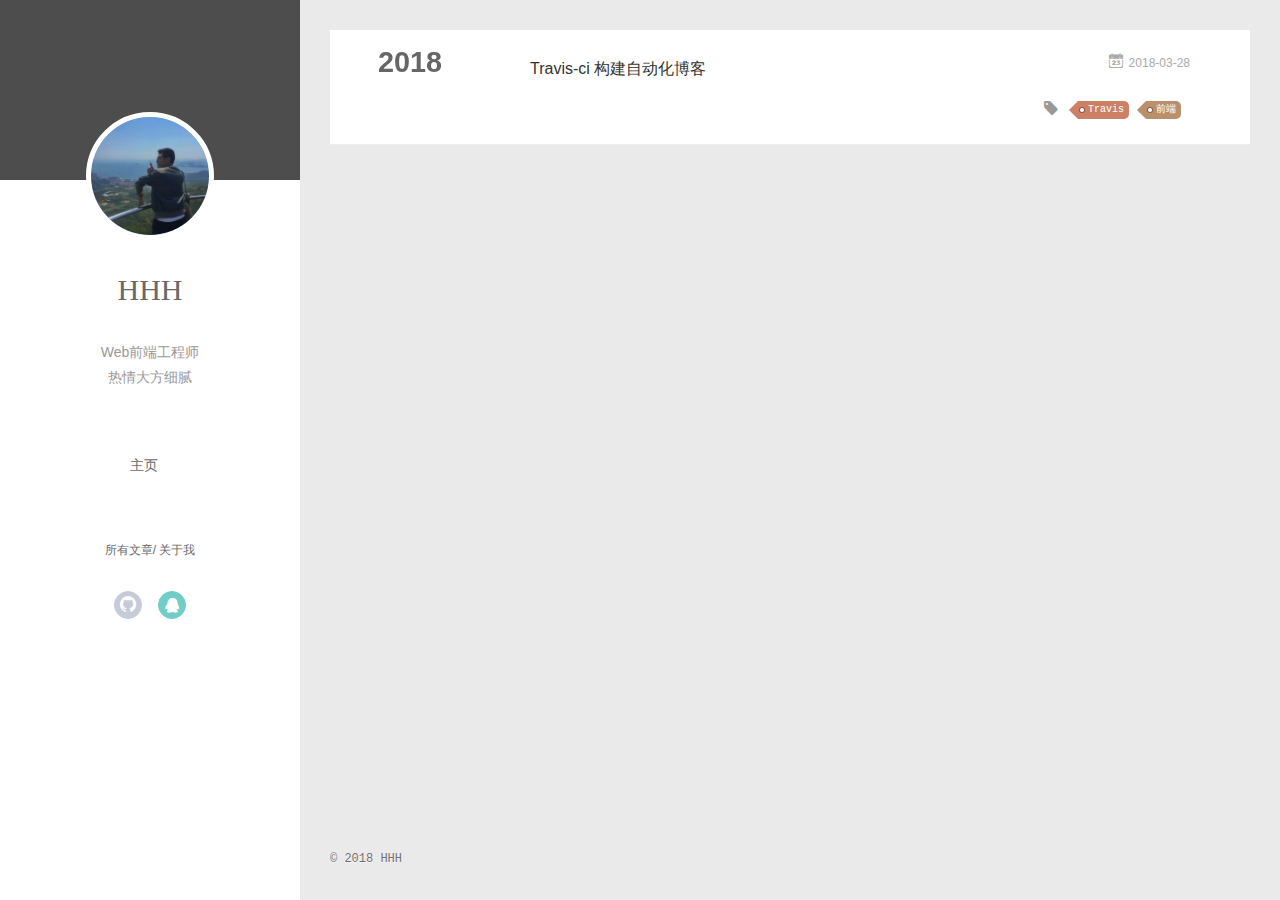
<file: tags/前端/index.html>
<!DOCTYPE html>
<html>
<head>
  <meta charset="utf-8">
  
  <meta name="renderer" content="webkit">
  <meta http-equiv="X-UA-Compatible" content="IE=edge" >
  <link rel="dns-prefetch" href="https://a298003154.github.io">
  <title>Tag: 前端 | HHH&#39;s Blog</title>
  <meta name="viewport" content="width=device-width, initial-scale=1, maximum-scale=1">
  <meta name="description" content="广工华立10级，就职于艾美，任前端工程师。擅长各项前端js技能，能快速上手开发应用。">
<meta name="keywords" content="前端,js,jquery,react,vue,dva,Ant Design,javascript,html5,开发者,程序猿,极客,编程,代码,IT网站,Developer,Coder,Geek,html,css,css3">
<meta property="og:type" content="website">
<meta property="og:title" content="HHH&#39;s Blog">
<meta property="og:url" content="https://a298003154.github.io/tags/前端/index.html">
<meta property="og:site_name" content="HHH&#39;s Blog">
<meta property="og:description" content="广工华立10级，就职于艾美，任前端工程师。擅长各项前端js技能，能快速上手开发应用。">
<meta property="og:locale" content="zh-CN">
<meta name="twitter:card" content="summary">
<meta name="twitter:title" content="HHH&#39;s Blog">
<meta name="twitter:description" content="广工华立10级，就职于艾美，任前端工程师。擅长各项前端js技能，能快速上手开发应用。">
  
    <link rel="alternative" href="/atom.xml" title="HHH&#39;s Blog" type="application/atom+xml">
  
  
    <link rel="icon" href="/favicon.png">
  
  <link rel="stylesheet" type="text/css" href="/./main.8c6a16.css">
  <style type="text/css">
  
    #container.show {
      background: linear-gradient(200deg,#a0cfe4,#e8c37e);
    }
  </style>
  

  

</head>

<body>
  <div id="container" q-class="show:isCtnShow">
    <canvas id="anm-canvas" class="anm-canvas"></canvas>
    <div class="left-col" q-class="show:isShow">
      
<div class="overlay" style="background: #4d4d4d"></div>
<div class="intrude-less">
	<header id="header" class="inner">
		<a href="/" class="profilepic">
			<img src="https://a298003154.github.io/img/avatar/avatar.jpg" class="js-avatar">
		</a>
		<hgroup>
		  <h1 class="header-author"><a href="/">HHH</a></h1>
		</hgroup>
		
		<ul class="header-subtitle">
      
        
          <li class="subtitle-content">Web前端工程师</li>
        
      
        
          <li class="subtitle-content">热情大方细腻</li>
        
      
        
      
    </ul>
		

		<nav class="header-menu">
			<ul>
			
				<li><a href="/">主页</a></li>
	        
			</ul>
		</nav>
		<nav class="header-smart-menu">
    		
    			
    			<a q-on="click: openSlider(e, 'innerArchive')" href="javascript:void(0)">所有文章</a>
    			
            
    			
    			<a q-on="click: openSlider(e, 'aboutme')" href="javascript:void(0)">关于我</a>
    			
            
		</nav>
		<nav class="header-nav">
			<div class="social">
				
					<a class="github" target="_blank" href="https://github.com/a298003154" title="github"><i class="icon-github"></i></a>
		        
					<a class="qq" target="_blank" href="tencent://AddContact/?fromId=45&fromSubId=1&subcmd=all&uin=298003154" title="qq"><i class="icon-qq"></i></a>
		        
			</div>
		</nav>
	</header>
</div>

    </div>
    <div class="mid-col" q-class="show:isShow,hide:isShow|isFalse">
      
<nav id="mobile-nav">
  	<div class="overlay js-overlay" style="background: #4d4d4d"></div>
	<div class="btnctn js-mobile-btnctn">
  		<div class="slider-trigger list" q-on="click: openSlider(e)"><i class="icon icon-sort"></i></div>
	</div>
	<div class="intrude-less">
		<header id="header" class="inner">
			<div class="profilepic">
				<img src="https://a298003154.github.io/img/avatar/avatar.jpg" class="js-avatar">
			</div>
			<hgroup>
			  <h1 class="header-author js-header-author">HHH</h1>
			</hgroup>
			
			<p class="header-subtitle"><i class="icon icon-quo-left"></i>Web前端工程师
热情大方细腻
<i class="icon icon-quo-right"></i></p>
			
			
			
				
			
			

			<nav class="header-nav">
				<div class="social">
					
						<a class="github" target="_blank" href="https://github.com/a298003154" title="github"><i class="icon-github"></i></a>
			        
						<a class="qq" target="_blank" href="tencent://AddContact/?fromId=45&fromSubId=1&subcmd=all&uin=298003154" title="qq"><i class="icon-qq"></i></a>
			        
				</div>
			</nav>

			<nav class="header-menu js-header-menu">
				<ul style="width: 50%">
				
				
					<li style="width: 100%"><a href="/">主页</a></li>
		        
				</ul>
			</nav>
		</header>
	</div>
	<div class="mobile-mask" style="display:none" q-show="isShow"></div>
</nav>

      <div id="wrapper" class="body-wrap">
        <div class="menu-l">
          <div class="canvas-wrap">
            <canvas data-colors="#eaeaea" data-sectionHeight="100" data-contentId="js-content" id="myCanvas1" class="anm-canvas"></canvas>
          </div>
          <div id="js-content" class="content-ll">
            
  
  
    
    
      
      
      <section class="archives-wrap">
        <div class="archive-year-wrap">
          <a href="/archives/2018" class="archive-year">2018</a>
        </div>
        <div class="archives">
    
    <article class="archive-article archive-type-post">
  <div class="archive-article-inner">
    <header class="archive-article-header">
      	<div class="article-meta">
	      	<a href="/2018/03/28/TravisCI_usage/" class="archive-article-date">
  	<time datetime="2018-03-28T15:08:00.000Z" itemprop="datePublished"><i class="icon-calendar icon"></i>2018-03-28</time>
</a>
        </div>
    	 
  
    <h1 itemprop="name">
      <a class="archive-article-title" href="/2018/03/28/TravisCI_usage/">Travis-ci 构建自动化博客</a>
    </h1>
  

        <div class="article-info info-on-right">
          
	<div class="article-tag tagcloud">
		<i class="icon-price-tags icon"></i>
		<ul class="article-tag-list">
			
        		<li class="article-tag-list-item">
        			<a href="javascript:void(0)" class="js-tag article-tag-list-link color2">Travis</a>
        		</li>
      		
        		<li class="article-tag-list-item">
        			<a href="javascript:void(0)" class="js-tag article-tag-list-link color3">前端</a>
        		</li>
      		
		</ul>
	</div>


          

        </div>
        <div class="clearfix"></div>
    </header>
  </div>
</article>
  
  
    </div></section>
  

    


          </div>
        </div>
      </div>
      <footer id="footer">
  <div class="outer">
    <div id="footer-info">
    	<div class="footer-left">
    		&copy; 2018 HHH
    	</div>
      	<div class="footer-right">
      		<!-- <a href="http://hexo.io/" target="_blank">Hexo</a>  Theme <a href="https://github.com/litten/hexo-theme-yilia" target="_blank">Yilia</a> by Litten -->
      	</div>
    </div>
  </div>
</footer>

    </div>
    <script>
	var yiliaConfig = {
		mathjax: false,
		isHome: false,
		isPost: false,
		isArchive: false,
		isTag: true,
		isCategory: false,
		open_in_new: false,
		toc_hide_index: true,
		root: "/",
		innerArchive: true,
		showTags: false
	}
</script>

<script>!function(r){var e={};function i(t){if(e[t])return e[t].exports;var n=e[t]={exports:{},id:t,loaded:!1};return r[t].call(n.exports,n,n.exports,i),n.loaded=!0,n.exports}i.m=r,i.c=e,i.p="./",i(0)}([function(t,n,r){r(96),t.exports=r(422)},,,,,,,,,,,,,,,,,,,,,,,,,function(t,n){t.exports=function(t,n){t.classList?t.classList.add(n):t.className+=" "+n}},function(t,n){t.exports=function(t,n){if(t.classList)t.classList.remove(n);else{var r=new RegExp("(^|\\b)"+n.split(" ").join("|")+"(\\b|$)","gi");t.className=t.className.replace(r," ")}}},,function(t,n,r){"use strict";var e,i=r(29),l=(e=i)&&e.__esModule?e:{default:e};var h=function(){function n(t,n,r){return n||r?String.fromCharCode(n||r):o[t]||t}function r(t){return s[t]}var e=/&quot;|&lt;|&gt;|&amp;|&nbsp;|&apos;|&#(\d+);|&#(\d+)/g,i=/['<> "&]/g,o={"&quot;":'"',"&lt;":"<","&gt;":">","&amp;":"&","&nbsp;":" "},u=/\u00a0/g,c=/<br\s*\/?>/gi,f=/\r?\n/g,a=/\s/g,s={};for(var t in o)s[o[t]]=t;return o["&apos;"]="'",s["'"]="&#39;",{encode:function(t){return t?(""+t).replace(i,r).replace(f,"<br/>").replace(a,"&nbsp;"):""},decode:function(t){return t?(""+t).replace(c,"\n").replace(e,n).replace(u," "):""},encodeBase16:function(t){if(!t)return t;for(var n=[],r=0,e=(t+="").length;r<e;r++)n.push(t.charCodeAt(r).toString(16).toUpperCase());return n.join("")},encodeBase16forJSON:function(t){if(!t)return t;for(var n=[],r=0,e=(t=t.replace(/[\u4E00-\u9FBF]/gi,function(t){return escape(t).replace("%u","\\u")})).length;r<e;r++)n.push(t.charCodeAt(r).toString(16).toUpperCase());return n.join("")},decodeBase16:function(t){if(!t)return t;for(var n=[],r=0,e=(t+="").length;r<e;r+=2)n.push(String.fromCharCode("0x"+t.slice(r,r+2)));return n.join("")},encodeObject:function(t){if(t instanceof Array)for(var n=0,r=t.length;n<r;n++)t[n]=h.encodeObject(t[n]);else if("object"==(void 0===t?"undefined":(0,l.default)(t)))for(var e in t)t[e]=h.encodeObject(t[e]);else if("string"==typeof t)return h.encode(t);return t},loadScript:function(t){var n=document.createElement("script");document.getElementsByTagName("body")[0].appendChild(n),n.setAttribute("src",t)},addLoadEvent:function(t){var n=window.onload;"function"!=typeof window.onload?window.onload=t:window.onload=function(){n(),t()}}}}();t.exports=h},function(t,n,r){"use strict";n.__esModule=!0;var e=u(r(30)),i=u(r(81)),o="function"==typeof i.default&&"symbol"==typeof e.default?function(t){return typeof t}:function(t){return t&&"function"==typeof i.default&&t.constructor===i.default&&t!==i.default.prototype?"symbol":typeof t};function u(t){return t&&t.__esModule?t:{default:t}}n.default="function"==typeof i.default&&"symbol"===o(e.default)?function(t){return void 0===t?"undefined":o(t)}:function(t){return t&&"function"==typeof i.default&&t.constructor===i.default&&t!==i.default.prototype?"symbol":void 0===t?"undefined":o(t)}},function(t,n,r){t.exports={default:r(31),__esModule:!0}},function(t,n,r){r(32),r(76),t.exports=r(80).f("iterator")},function(t,n,r){"use strict";var e=r(33)(!0);r(36)(String,"String",function(t){this._t=String(t),this._i=0},function(){var t,n=this._t,r=this._i;return r>=n.length?{value:void 0,done:!0}:(t=e(n,r),this._i+=t.length,{value:t,done:!1})})},function(t,n,r){var f=r(34),a=r(35);t.exports=function(c){return function(t,n){var r,e,i=String(a(t)),o=f(n),u=i.length;return o<0||u<=o?c?"":void 0:(r=i.charCodeAt(o))<55296||56319<r||o+1===u||(e=i.charCodeAt(o+1))<56320||57343<e?c?i.charAt(o):r:c?i.slice(o,o+2):e-56320+(r-55296<<10)+65536}}},function(t,n){var r=Math.ceil,e=Math.floor;t.exports=function(t){return isNaN(t=+t)?0:(0<t?e:r)(t)}},function(t,n){t.exports=function(t){if(null==t)throw TypeError("Can't call method on  "+t);return t}},function(t,n,r){"use strict";var m=r(37),x=r(38),S=r(53),w=r(43),_=r(54),O=r(55),E=r(56),M=r(72),P=r(74),j=r(73)("iterator"),F=!([].keys&&"next"in[].keys()),A="values",L=function(){return this};t.exports=function(t,n,r,e,i,o,u){E(r,n,e);var c,f,a,s=function(t){if(!F&&t in p)return p[t];switch(t){case"keys":case A:return function(){return new r(this,t)}}return function(){return new r(this,t)}},l=n+" Iterator",h=i==A,v=!1,p=t.prototype,d=p[j]||p["@@iterator"]||i&&p[i],y=!F&&d||s(i),g=i?h?s("entries"):y:void 0,b="Array"==n&&p.entries||d;if(b&&(a=P(b.call(new t)))!==Object.prototype&&a.next&&(M(a,l,!0),m||_(a,j)||w(a,j,L)),h&&d&&d.name!==A&&(v=!0,y=function(){return d.call(this)}),m&&!u||!F&&!v&&p[j]||w(p,j,y),O[n]=y,O[l]=L,i)if(c={values:h?y:s(A),keys:o?y:s("keys"),entries:g},u)for(f in c)f in p||S(p,f,c[f]);else x(x.P+x.F*(F||v),n,c);return c}},function(t,n){t.exports=!0},function(t,n,r){var d=r(39),y=r(40),g=r(41),b=r(43),m="prototype",x=function(t,n,r){var e,i,o,u=t&x.F,c=t&x.G,f=t&x.S,a=t&x.P,s=t&x.B,l=t&x.W,h=c?y:y[n]||(y[n]={}),v=h[m],p=c?d:f?d[n]:(d[n]||{})[m];for(e in c&&(r=n),r)(i=!u&&p&&void 0!==p[e])&&e in h||(o=i?p[e]:r[e],h[e]=c&&"function"!=typeof p[e]?r[e]:s&&i?g(o,d):l&&p[e]==o?function(e){var t=function(t,n,r){if(this instanceof e){switch(arguments.length){case 0:return new e;case 1:return new e(t);case 2:return new e(t,n)}return new e(t,n,r)}return e.apply(this,arguments)};return t[m]=e[m],t}(o):a&&"function"==typeof o?g(Function.call,o):o,a&&((h.virtual||(h.virtual={}))[e]=o,t&x.R&&v&&!v[e]&&b(v,e,o)))};x.F=1,x.G=2,x.S=4,x.P=8,x.B=16,x.W=32,x.U=64,x.R=128,t.exports=x},function(t,n){var r=t.exports="undefined"!=typeof window&&window.Math==Math?window:"undefined"!=typeof self&&self.Math==Math?self:Function("return this")();"number"==typeof __g&&(__g=r)},function(t,n){var r=t.exports={version:"2.5.3"};"number"==typeof __e&&(__e=r)},function(t,n,r){var o=r(42);t.exports=function(e,i,t){if(o(e),void 0===i)return e;switch(t){case 1:return function(t){return e.call(i,t)};case 2:return function(t,n){return e.call(i,t,n)};case 3:return function(t,n,r){return e.call(i,t,n,r)}}return function(){return e.apply(i,arguments)}}},function(t,n){t.exports=function(t){if("function"!=typeof t)throw TypeError(t+" is not a function!");return t}},function(t,n,r){var e=r(44),i=r(52);t.exports=r(48)?function(t,n,r){return e.f(t,n,i(1,r))}:function(t,n,r){return t[n]=r,t}},function(t,n,r){var e=r(45),i=r(47),o=r(51),u=Object.defineProperty;n.f=r(48)?Object.defineProperty:function(t,n,r){if(e(t),n=o(n,!0),e(r),i)try{return u(t,n,r)}catch(t){}if("get"in r||"set"in r)throw TypeError("Accessors not supported!");return"value"in r&&(t[n]=r.value),t}},function(t,n,r){var e=r(46);t.exports=function(t){if(!e(t))throw TypeError(t+" is not an object!");return t}},function(t,n){t.exports=function(t){return"object"==typeof t?null!==t:"function"==typeof t}},function(t,n,r){t.exports=!r(48)&&!r(49)(function(){return 7!=Object.defineProperty(r(50)("div"),"a",{get:function(){return 7}}).a})},function(t,n,r){t.exports=!r(49)(function(){return 7!=Object.defineProperty({},"a",{get:function(){return 7}}).a})},function(t,n){t.exports=function(t){try{return!!t()}catch(t){return!0}}},function(t,n,r){var e=r(46),i=r(39).document,o=e(i)&&e(i.createElement);t.exports=function(t){return o?i.createElement(t):{}}},function(t,n,r){var i=r(46);t.exports=function(t,n){if(!i(t))return t;var r,e;if(n&&"function"==typeof(r=t.toString)&&!i(e=r.call(t)))return e;if("function"==typeof(r=t.valueOf)&&!i(e=r.call(t)))return e;if(!n&&"function"==typeof(r=t.toString)&&!i(e=r.call(t)))return e;throw TypeError("Can't convert object to primitive value")}},function(t,n){t.exports=function(t,n){return{enumerable:!(1&t),configurable:!(2&t),writable:!(4&t),value:n}}},function(t,n,r){t.exports=r(43)},function(t,n){var r={}.hasOwnProperty;t.exports=function(t,n){return r.call(t,n)}},function(t,n){t.exports={}},function(t,n,r){"use strict";var e=r(57),i=r(52),o=r(72),u={};r(43)(u,r(73)("iterator"),function(){return this}),t.exports=function(t,n,r){t.prototype=e(u,{next:i(1,r)}),o(t,n+" Iterator")}},function(t,n,e){var i=e(45),o=e(58),u=e(70),c=e(67)("IE_PROTO"),f=function(){},a="prototype",s=function(){var t,n=e(50)("iframe"),r=u.length;for(n.style.display="none",e(71).appendChild(n),n.src="javascript:",(t=n.contentWindow.document).open(),t.write("<script>document.F=Object<\/script>"),t.close(),s=t.F;r--;)delete s[a][u[r]];return s()};t.exports=Object.create||function(t,n){var r;return null!==t?(f[a]=i(t),r=new f,f[a]=null,r[c]=t):r=s(),void 0===n?r:o(r,n)}},function(t,n,r){var u=r(44),c=r(45),f=r(59);t.exports=r(48)?Object.defineProperties:function(t,n){c(t);for(var r,e=f(n),i=e.length,o=0;o<i;)u.f(t,r=e[o++],n[r]);return t}},function(t,n,r){var e=r(60),i=r(70);t.exports=Object.keys||function(t){return e(t,i)}},function(t,n,r){var u=r(54),c=r(61),f=r(64)(!1),a=r(67)("IE_PROTO");t.exports=function(t,n){var r,e=c(t),i=0,o=[];for(r in e)r!=a&&u(e,r)&&o.push(r);for(;n.length>i;)u(e,r=n[i++])&&(~f(o,r)||o.push(r));return o}},function(t,n,r){var e=r(62),i=r(35);t.exports=function(t){return e(i(t))}},function(t,n,r){var e=r(63);t.exports=Object("z").propertyIsEnumerable(0)?Object:function(t){return"String"==e(t)?t.split(""):Object(t)}},function(t,n){var r={}.toString;t.exports=function(t){return r.call(t).slice(8,-1)}},function(t,n,r){var f=r(61),a=r(65),s=r(66);t.exports=function(c){return function(t,n,r){var e,i=f(t),o=a(i.length),u=s(r,o);if(c&&n!=n){for(;u<o;)if((e=i[u++])!=e)return!0}else for(;u<o;u++)if((c||u in i)&&i[u]===n)return c||u||0;return!c&&-1}}},function(t,n,r){var e=r(34),i=Math.min;t.exports=function(t){return 0<t?i(e(t),9007199254740991):0}},function(t,n,r){var e=r(34),i=Math.max,o=Math.min;t.exports=function(t,n){return(t=e(t))<0?i(t+n,0):o(t,n)}},function(t,n,r){var e=r(68)("keys"),i=r(69);t.exports=function(t){return e[t]||(e[t]=i(t))}},function(t,n,r){var e=r(39),i="__core-js_shared__",o=e[i]||(e[i]={});t.exports=function(t){return o[t]||(o[t]={})}},function(t,n){var r=0,e=Math.random();t.exports=function(t){return"Symbol(".concat(void 0===t?"":t,")_",(++r+e).toString(36))}},function(t,n){t.exports="constructor,hasOwnProperty,isPrototypeOf,propertyIsEnumerable,toLocaleString,toString,valueOf".split(",")},function(t,n,r){var e=r(39).document;t.exports=e&&e.documentElement},function(t,n,r){var e=r(44).f,i=r(54),o=r(73)("toStringTag");t.exports=function(t,n,r){t&&!i(t=r?t:t.prototype,o)&&e(t,o,{configurable:!0,value:n})}},function(t,n,r){var e=r(68)("wks"),i=r(69),o=r(39).Symbol,u="function"==typeof o;(t.exports=function(t){return e[t]||(e[t]=u&&o[t]||(u?o:i)("Symbol."+t))}).store=e},function(t,n,r){var e=r(54),i=r(75),o=r(67)("IE_PROTO"),u=Object.prototype;t.exports=Object.getPrototypeOf||function(t){return t=i(t),e(t,o)?t[o]:"function"==typeof t.constructor&&t instanceof t.constructor?t.constructor.prototype:t instanceof Object?u:null}},function(t,n,r){var e=r(35);t.exports=function(t){return Object(e(t))}},function(t,n,r){r(77);for(var e=r(39),i=r(43),o=r(55),u=r(73)("toStringTag"),c="CSSRuleList,CSSStyleDeclaration,CSSValueList,ClientRectList,DOMRectList,DOMStringList,DOMTokenList,DataTransferItemList,FileList,HTMLAllCollection,HTMLCollection,HTMLFormElement,HTMLSelectElement,MediaList,MimeTypeArray,NamedNodeMap,NodeList,PaintRequestList,Plugin,PluginArray,SVGLengthList,SVGNumberList,SVGPathSegList,SVGPointList,SVGStringList,SVGTransformList,SourceBufferList,StyleSheetList,TextTrackCueList,TextTrackList,TouchList".split(","),f=0;f<c.length;f++){var a=c[f],s=e[a],l=s&&s.prototype;l&&!l[u]&&i(l,u,a),o[a]=o.Array}},function(t,n,r){"use strict";var e=r(78),i=r(79),o=r(55),u=r(61);t.exports=r(36)(Array,"Array",function(t,n){this._t=u(t),this._i=0,this._k=n},function(){var t=this._t,n=this._k,r=this._i++;return!t||r>=t.length?(this._t=void 0,i(1)):i(0,"keys"==n?r:"values"==n?t[r]:[r,t[r]])},"values"),o.Arguments=o.Array,e("keys"),e("values"),e("entries")},function(t,n){t.exports=function(){}},function(t,n){t.exports=function(t,n){return{value:n,done:!!t}}},function(t,n,r){n.f=r(73)},function(t,n,r){t.exports={default:r(82),__esModule:!0}},function(t,n,r){r(83),r(93),r(94),r(95),t.exports=r(40).Symbol},function(t,n,r){"use strict";var e=r(39),u=r(54),i=r(48),o=r(38),c=r(53),f=r(84).KEY,a=r(49),s=r(68),l=r(72),h=r(69),v=r(73),p=r(80),d=r(85),y=r(86),g=r(89),b=r(45),m=r(46),x=r(61),S=r(51),w=r(52),_=r(57),O=r(90),E=r(92),M=r(44),P=r(59),j=E.f,F=M.f,A=O.f,L=e.Symbol,N=e.JSON,T=N&&N.stringify,I="prototype",k=v("_hidden"),R=v("toPrimitive"),C={}.propertyIsEnumerable,D=s("symbol-registry"),G=s("symbols"),W=s("op-symbols"),U=Object[I],V="function"==typeof L,B=e.QObject,q=!B||!B[I]||!B[I].findChild,z=i&&a(function(){return 7!=_(F({},"a",{get:function(){return F(this,"a",{value:7}).a}})).a})?function(t,n,r){var e=j(U,n);e&&delete U[n],F(t,n,r),e&&t!==U&&F(U,n,e)}:F,K=function(t){var n=G[t]=_(L[I]);return n._k=t,n},H=V&&"symbol"==typeof L.iterator?function(t){return"symbol"==typeof t}:function(t){return t instanceof L},J=function(t,n,r){return t===U&&J(W,n,r),b(t),n=S(n,!0),b(r),u(G,n)?(r.enumerable?(u(t,k)&&t[k][n]&&(t[k][n]=!1),r=_(r,{enumerable:w(0,!1)})):(u(t,k)||F(t,k,w(1,{})),t[k][n]=!0),z(t,n,r)):F(t,n,r)},Y=function(t,n){b(t);for(var r,e=y(n=x(n)),i=0,o=e.length;i<o;)J(t,r=e[i++],n[r]);return t},$=function(t){var n=C.call(this,t=S(t,!0));return!(this===U&&u(G,t)&&!u(W,t))&&(!(n||!u(this,t)||!u(G,t)||u(this,k)&&this[k][t])||n)},X=function(t,n){if(t=x(t),n=S(n,!0),t!==U||!u(G,n)||u(W,n)){var r=j(t,n);return!r||!u(G,n)||u(t,k)&&t[k][n]||(r.enumerable=!0),r}},Q=function(t){for(var n,r=A(x(t)),e=[],i=0;r.length>i;)u(G,n=r[i++])||n==k||n==f||e.push(n);return e},Z=function(t){for(var n,r=t===U,e=A(r?W:x(t)),i=[],o=0;e.length>o;)!u(G,n=e[o++])||r&&!u(U,n)||i.push(G[n]);return i};V||(c((L=function(){if(this instanceof L)throw TypeError("Symbol is not a constructor!");var n=h(0<arguments.length?arguments[0]:void 0),r=function(t){this===U&&r.call(W,t),u(this,k)&&u(this[k],n)&&(this[k][n]=!1),z(this,n,w(1,t))};return i&&q&&z(U,n,{configurable:!0,set:r}),K(n)})[I],"toString",function(){return this._k}),E.f=X,M.f=J,r(91).f=O.f=Q,r(88).f=$,r(87).f=Z,i&&!r(37)&&c(U,"propertyIsEnumerable",$,!0),p.f=function(t){return K(v(t))}),o(o.G+o.W+o.F*!V,{Symbol:L});for(var tt="hasInstance,isConcatSpreadable,iterator,match,replace,search,species,split,toPrimitive,toStringTag,unscopables".split(","),nt=0;tt.length>nt;)v(tt[nt++]);for(var rt=P(v.store),et=0;rt.length>et;)d(rt[et++]);o(o.S+o.F*!V,"Symbol",{for:function(t){return u(D,t+="")?D[t]:D[t]=L(t)},keyFor:function(t){if(!H(t))throw TypeError(t+" is not a symbol!");for(var n in D)if(D[n]===t)return n},useSetter:function(){q=!0},useSimple:function(){q=!1}}),o(o.S+o.F*!V,"Object",{create:function(t,n){return void 0===n?_(t):Y(_(t),n)},defineProperty:J,defineProperties:Y,getOwnPropertyDescriptor:X,getOwnPropertyNames:Q,getOwnPropertySymbols:Z}),N&&o(o.S+o.F*(!V||a(function(){var t=L();return"[null]"!=T([t])||"{}"!=T({a:t})||"{}"!=T(Object(t))})),"JSON",{stringify:function(t){for(var n,r,e=[t],i=1;arguments.length>i;)e.push(arguments[i++]);if(r=n=e[1],(m(n)||void 0!==t)&&!H(t))return g(n)||(n=function(t,n){if("function"==typeof r&&(n=r.call(this,t,n)),!H(n))return n}),e[1]=n,T.apply(N,e)}}),L[I][R]||r(43)(L[I],R,L[I].valueOf),l(L,"Symbol"),l(Math,"Math",!0),l(e.JSON,"JSON",!0)},function(t,n,r){var e=r(69)("meta"),i=r(46),o=r(54),u=r(44).f,c=0,f=Object.isExtensible||function(){return!0},a=!r(49)(function(){return f(Object.preventExtensions({}))}),s=function(t){u(t,e,{value:{i:"O"+ ++c,w:{}}})},l=t.exports={KEY:e,NEED:!1,fastKey:function(t,n){if(!i(t))return"symbol"==typeof t?t:("string"==typeof t?"S":"P")+t;if(!o(t,e)){if(!f(t))return"F";if(!n)return"E";s(t)}return t[e].i},getWeak:function(t,n){if(!o(t,e)){if(!f(t))return!0;if(!n)return!1;s(t)}return t[e].w},onFreeze:function(t){return a&&l.NEED&&f(t)&&!o(t,e)&&s(t),t}}},function(t,n,r){var e=r(39),i=r(40),o=r(37),u=r(80),c=r(44).f;t.exports=function(t){var n=i.Symbol||(i.Symbol=o?{}:e.Symbol||{});"_"==t.charAt(0)||t in n||c(n,t,{value:u.f(t)})}},function(t,n,r){var c=r(59),f=r(87),a=r(88);t.exports=function(t){var n=c(t),r=f.f;if(r)for(var e,i=r(t),o=a.f,u=0;i.length>u;)o.call(t,e=i[u++])&&n.push(e);return n}},function(t,n){n.f=Object.getOwnPropertySymbols},function(t,n){n.f={}.propertyIsEnumerable},function(t,n,r){var e=r(63);t.exports=Array.isArray||function(t){return"Array"==e(t)}},function(t,n,r){var e=r(61),i=r(91).f,o={}.toString,u="object"==typeof window&&window&&Object.getOwnPropertyNames?Object.getOwnPropertyNames(window):[];t.exports.f=function(t){return u&&"[object Window]"==o.call(t)?function(t){try{return i(t)}catch(t){return u.slice()}}(t):i(e(t))}},function(t,n,r){var e=r(60),i=r(70).concat("length","prototype");n.f=Object.getOwnPropertyNames||function(t){return e(t,i)}},function(t,n,r){var e=r(88),i=r(52),o=r(61),u=r(51),c=r(54),f=r(47),a=Object.getOwnPropertyDescriptor;n.f=r(48)?a:function(t,n){if(t=o(t),n=u(n,!0),f)try{return a(t,n)}catch(t){}if(c(t,n))return i(!e.f.call(t,n),t[n])}},function(t,n){},function(t,n,r){r(85)("asyncIterator")},function(t,n,r){r(85)("observable")},function(t,n,r){(function(t){"use strict";if(r(97),r(418),r(419),t._babelPolyfill)throw new Error("only one instance of babel-polyfill is allowed");t._babelPolyfill=!0;var e="defineProperty";function n(t,n,r){t[n]||Object[e](t,n,{writable:!0,configurable:!0,value:r})}n(String.prototype,"padLeft","".padStart),n(String.prototype,"padRight","".padEnd),"pop,reverse,shift,keys,values,entries,indexOf,every,some,forEach,map,filter,find,findIndex,includes,join,slice,concat,push,splice,unshift,sort,lastIndexOf,reduce,reduceRight,copyWithin,fill".split(",").forEach(function(t){[][t]&&n(Array,t,Function.call.bind([][t]))})}).call(n,function(){return this}())},function(t,n,r){r(98),r(146),r(147),r(148),r(149),r(151),r(154),r(155),r(156),r(157),r(158),r(159),r(160),r(161),r(162),r(164),r(166),r(168),r(170),r(173),r(174),r(175),r(179),r(181),r(183),r(186),r(187),r(188),r(189),r(191),r(192),r(193),r(194),r(195),r(196),r(197),r(199),r(200),r(201),r(203),r(204),r(205),r(207),r(209),r(210),r(211),r(212),r(213),r(214),r(215),r(216),r(217),r(218),r(219),r(220),r(221),r(226),r(227),r(231),r(232),r(233),r(234),r(236),r(237),r(238),r(239),r(240),r(241),r(242),r(243),r(244),r(245),r(246),r(247),r(248),r(249),r(250),r(252),r(253),r(255),r(256),r(262),r(263),r(265),r(266),r(267),r(271),r(272),r(273),r(274),r(275),r(277),r(278),r(279),r(280),r(283),r(285),r(286),r(287),r(289),r(291),r(293),r(294),r(295),r(297),r(298),r(299),r(300),r(310),r(314),r(315),r(317),r(318),r(322),r(323),r(325),r(326),r(327),r(328),r(329),r(330),r(331),r(332),r(333),r(334),r(335),r(336),r(337),r(338),r(339),r(340),r(341),r(342),r(343),r(345),r(346),r(347),r(348),r(349),r(351),r(352),r(353),r(356),r(357),r(358),r(359),r(360),r(361),r(362),r(363),r(365),r(366),r(368),r(369),r(370),r(371),r(374),r(375),r(377),r(378),r(379),r(380),r(382),r(383),r(384),r(385),r(386),r(387),r(388),r(389),r(390),r(391),r(393),r(394),r(395),r(396),r(397),r(398),r(399),r(400),r(401),r(402),r(403),r(405),r(406),r(407),r(408),r(409),r(410),r(411),r(412),r(413),r(414),r(415),r(416),r(417),t.exports=r(104)},function(t,n,r){"use strict";var e=r(99),u=r(100),i=r(101),o=r(103),c=r(113),f=r(117).KEY,a=r(102),s=r(118),l=r(119),h=r(114),v=r(120),p=r(121),d=r(122),y=r(124),g=r(139),b=r(107),m=r(108),x=r(127),S=r(111),w=r(112),_=r(140),O=r(143),E=r(145),M=r(106),P=r(125),j=E.f,F=M.f,A=O.f,L=e.Symbol,N=e.JSON,T=N&&N.stringify,I="prototype",k=v("_hidden"),R=v("toPrimitive"),C={}.propertyIsEnumerable,D=s("symbol-registry"),G=s("symbols"),W=s("op-symbols"),U=Object[I],V="function"==typeof L,B=e.QObject,q=!B||!B[I]||!B[I].findChild,z=i&&a(function(){return 7!=_(F({},"a",{get:function(){return F(this,"a",{value:7}).a}})).a})?function(t,n,r){var e=j(U,n);e&&delete U[n],F(t,n,r),e&&t!==U&&F(U,n,e)}:F,K=function(t){var n=G[t]=_(L[I]);return n._k=t,n},H=V&&"symbol"==typeof L.iterator?function(t){return"symbol"==typeof t}:function(t){return t instanceof L},J=function(t,n,r){return t===U&&J(W,n,r),b(t),n=S(n,!0),b(r),u(G,n)?(r.enumerable?(u(t,k)&&t[k][n]&&(t[k][n]=!1),r=_(r,{enumerable:w(0,!1)})):(u(t,k)||F(t,k,w(1,{})),t[k][n]=!0),z(t,n,r)):F(t,n,r)},Y=function(t,n){b(t);for(var r,e=y(n=x(n)),i=0,o=e.length;i<o;)J(t,r=e[i++],n[r]);return t},$=function(t){var n=C.call(this,t=S(t,!0));return!(this===U&&u(G,t)&&!u(W,t))&&(!(n||!u(this,t)||!u(G,t)||u(this,k)&&this[k][t])||n)},X=function(t,n){if(t=x(t),n=S(n,!0),t!==U||!u(G,n)||u(W,n)){var r=j(t,n);return!r||!u(G,n)||u(t,k)&&t[k][n]||(r.enumerable=!0),r}},Q=function(t){for(var n,r=A(x(t)),e=[],i=0;r.length>i;)u(G,n=r[i++])||n==k||n==f||e.push(n);return e},Z=function(t){for(var n,r=t===U,e=A(r?W:x(t)),i=[],o=0;e.length>o;)!u(G,n=e[o++])||r&&!u(U,n)||i.push(G[n]);return i};V||(c((L=function(){if(this instanceof L)throw TypeError("Symbol is not a constructor!");var n=h(0<arguments.length?arguments[0]:void 0),r=function(t){this===U&&r.call(W,t),u(this,k)&&u(this[k],n)&&(this[k][n]=!1),z(this,n,w(1,t))};return i&&q&&z(U,n,{configurable:!0,set:r}),K(n)})[I],"toString",function(){return this._k}),E.f=X,M.f=J,r(144).f=O.f=Q,r(138).f=$,r(137).f=Z,i&&!r(123)&&c(U,"propertyIsEnumerable",$,!0),p.f=function(t){return K(v(t))}),o(o.G+o.W+o.F*!V,{Symbol:L});for(var tt="hasInstance,isConcatSpreadable,iterator,match,replace,search,species,split,toPrimitive,toStringTag,unscopables".split(","),nt=0;tt.length>nt;)v(tt[nt++]);for(var rt=P(v.store),et=0;rt.length>et;)d(rt[et++]);o(o.S+o.F*!V,"Symbol",{for:function(t){return u(D,t+="")?D[t]:D[t]=L(t)},keyFor:function(t){if(!H(t))throw TypeError(t+" is not a symbol!");for(var n in D)if(D[n]===t)return n},useSetter:function(){q=!0},useSimple:function(){q=!1}}),o(o.S+o.F*!V,"Object",{create:function(t,n){return void 0===n?_(t):Y(_(t),n)},defineProperty:J,defineProperties:Y,getOwnPropertyDescriptor:X,getOwnPropertyNames:Q,getOwnPropertySymbols:Z}),N&&o(o.S+o.F*(!V||a(function(){var t=L();return"[null]"!=T([t])||"{}"!=T({a:t})||"{}"!=T(Object(t))})),"JSON",{stringify:function(t){for(var n,r,e=[t],i=1;arguments.length>i;)e.push(arguments[i++]);if(r=n=e[1],(m(n)||void 0!==t)&&!H(t))return g(n)||(n=function(t,n){if("function"==typeof r&&(n=r.call(this,t,n)),!H(n))return n}),e[1]=n,T.apply(N,e)}}),L[I][R]||r(105)(L[I],R,L[I].valueOf),l(L,"Symbol"),l(Math,"Math",!0),l(e.JSON,"JSON",!0)},function(t,n){var r=t.exports="undefined"!=typeof window&&window.Math==Math?window:"undefined"!=typeof self&&self.Math==Math?self:Function("return this")();"number"==typeof __g&&(__g=r)},function(t,n){var r={}.hasOwnProperty;t.exports=function(t,n){return r.call(t,n)}},function(t,n,r){t.exports=!r(102)(function(){return 7!=Object.defineProperty({},"a",{get:function(){return 7}}).a})},function(t,n){t.exports=function(t){try{return!!t()}catch(t){return!0}}},function(t,n,r){var d=r(99),y=r(104),g=r(105),b=r(113),m=r(115),x="prototype",S=function(t,n,r){var e,i,o,u,c=t&S.F,f=t&S.G,a=t&S.S,s=t&S.P,l=t&S.B,h=f?d:a?d[n]||(d[n]={}):(d[n]||{})[x],v=f?y:y[n]||(y[n]={}),p=v[x]||(v[x]={});for(e in f&&(r=n),r)o=((i=!c&&h&&void 0!==h[e])?h:r)[e],u=l&&i?m(o,d):s&&"function"==typeof o?m(Function.call,o):o,h&&b(h,e,o,t&S.U),v[e]!=o&&g(v,e,u),s&&p[e]!=o&&(p[e]=o)};d.core=y,S.F=1,S.G=2,S.S=4,S.P=8,S.B=16,S.W=32,S.U=64,S.R=128,t.exports=S},function(t,n){var r=t.exports={version:"2.5.3"};"number"==typeof __e&&(__e=r)},function(t,n,r){var e=r(106),i=r(112);t.exports=r(101)?function(t,n,r){return e.f(t,n,i(1,r))}:function(t,n,r){return t[n]=r,t}},function(t,n,r){var e=r(107),i=r(109),o=r(111),u=Object.defineProperty;n.f=r(101)?Object.defineProperty:function(t,n,r){if(e(t),n=o(n,!0),e(r),i)try{return u(t,n,r)}catch(t){}if("get"in r||"set"in r)throw TypeError("Accessors not supported!");return"value"in r&&(t[n]=r.value),t}},function(t,n,r){var e=r(108);t.exports=function(t){if(!e(t))throw TypeError(t+" is not an object!");return t}},function(t,n){t.exports=function(t){return"object"==typeof t?null!==t:"function"==typeof t}},function(t,n,r){t.exports=!r(101)&&!r(102)(function(){return 7!=Object.defineProperty(r(110)("div"),"a",{get:function(){return 7}}).a})},function(t,n,r){var e=r(108),i=r(99).document,o=e(i)&&e(i.createElement);t.exports=function(t){return o?i.createElement(t):{}}},function(t,n,r){var i=r(108);t.exports=function(t,n){if(!i(t))return t;var r,e;if(n&&"function"==typeof(r=t.toString)&&!i(e=r.call(t)))return e;if("function"==typeof(r=t.valueOf)&&!i(e=r.call(t)))return e;if(!n&&"function"==typeof(r=t.toString)&&!i(e=r.call(t)))return e;throw TypeError("Can't convert object to primitive value")}},function(t,n){t.exports=function(t,n){return{enumerable:!(1&t),configurable:!(2&t),writable:!(4&t),value:n}}},function(t,n,r){var o=r(99),u=r(105),c=r(100),f=r(114)("src"),e="toString",i=Function[e],a=(""+i).split(e);r(104).inspectSource=function(t){return i.call(t)},(t.exports=function(t,n,r,e){var i="function"==typeof r;i&&(c(r,"name")||u(r,"name",n)),t[n]!==r&&(i&&(c(r,f)||u(r,f,t[n]?""+t[n]:a.join(String(n)))),t===o?t[n]=r:e?t[n]?t[n]=r:u(t,n,r):(delete t[n],u(t,n,r)))})(Function.prototype,e,function(){return"function"==typeof this&&this[f]||i.call(this)})},function(t,n){var r=0,e=Math.random();t.exports=function(t){return"Symbol(".concat(void 0===t?"":t,")_",(++r+e).toString(36))}},function(t,n,r){var o=r(116);t.exports=function(e,i,t){if(o(e),void 0===i)return e;switch(t){case 1:return function(t){return e.call(i,t)};case 2:return function(t,n){return e.call(i,t,n)};case 3:return function(t,n,r){return e.call(i,t,n,r)}}return function(){return e.apply(i,arguments)}}},function(t,n){t.exports=function(t){if("function"!=typeof t)throw TypeError(t+" is not a function!");return t}},function(t,n,r){var e=r(114)("meta"),i=r(108),o=r(100),u=r(106).f,c=0,f=Object.isExtensible||function(){return!0},a=!r(102)(function(){return f(Object.preventExtensions({}))}),s=function(t){u(t,e,{value:{i:"O"+ ++c,w:{}}})},l=t.exports={KEY:e,NEED:!1,fastKey:function(t,n){if(!i(t))return"symbol"==typeof t?t:("string"==typeof t?"S":"P")+t;if(!o(t,e)){if(!f(t))return"F";if(!n)return"E";s(t)}return t[e].i},getWeak:function(t,n){if(!o(t,e)){if(!f(t))return!0;if(!n)return!1;s(t)}return t[e].w},onFreeze:function(t){return a&&l.NEED&&f(t)&&!o(t,e)&&s(t),t}}},function(t,n,r){var e=r(99),i="__core-js_shared__",o=e[i]||(e[i]={});t.exports=function(t){return o[t]||(o[t]={})}},function(t,n,r){var e=r(106).f,i=r(100),o=r(120)("toStringTag");t.exports=function(t,n,r){t&&!i(t=r?t:t.prototype,o)&&e(t,o,{configurable:!0,value:n})}},function(t,n,r){var e=r(118)("wks"),i=r(114),o=r(99).Symbol,u="function"==typeof o;(t.exports=function(t){return e[t]||(e[t]=u&&o[t]||(u?o:i)("Symbol."+t))}).store=e},function(t,n,r){n.f=r(120)},function(t,n,r){var e=r(99),i=r(104),o=r(123),u=r(121),c=r(106).f;t.exports=function(t){var n=i.Symbol||(i.Symbol=o?{}:e.Symbol||{});"_"==t.charAt(0)||t in n||c(n,t,{value:u.f(t)})}},function(t,n){t.exports=!1},function(t,n,r){var c=r(125),f=r(137),a=r(138);t.exports=function(t){var n=c(t),r=f.f;if(r)for(var e,i=r(t),o=a.f,u=0;i.length>u;)o.call(t,e=i[u++])&&n.push(e);return n}},function(t,n,r){var e=r(126),i=r(136);t.exports=Object.keys||function(t){return e(t,i)}},function(t,n,r){var u=r(100),c=r(127),f=r(131)(!1),a=r(135)("IE_PROTO");t.exports=function(t,n){var r,e=c(t),i=0,o=[];for(r in e)r!=a&&u(e,r)&&o.push(r);for(;n.length>i;)u(e,r=n[i++])&&(~f(o,r)||o.push(r));return o}},function(t,n,r){var e=r(128),i=r(130);t.exports=function(t){return e(i(t))}},function(t,n,r){var e=r(129);t.exports=Object("z").propertyIsEnumerable(0)?Object:function(t){return"String"==e(t)?t.split(""):Object(t)}},function(t,n){var r={}.toString;t.exports=function(t){return r.call(t).slice(8,-1)}},function(t,n){t.exports=function(t){if(null==t)throw TypeError("Can't call method on  "+t);return t}},function(t,n,r){var f=r(127),a=r(132),s=r(134);t.exports=function(c){return function(t,n,r){var e,i=f(t),o=a(i.length),u=s(r,o);if(c&&n!=n){for(;u<o;)if((e=i[u++])!=e)return!0}else for(;u<o;u++)if((c||u in i)&&i[u]===n)return c||u||0;return!c&&-1}}},function(t,n,r){var e=r(133),i=Math.min;t.exports=function(t){return 0<t?i(e(t),9007199254740991):0}},function(t,n){var r=Math.ceil,e=Math.floor;t.exports=function(t){return isNaN(t=+t)?0:(0<t?e:r)(t)}},function(t,n,r){var e=r(133),i=Math.max,o=Math.min;t.exports=function(t,n){return(t=e(t))<0?i(t+n,0):o(t,n)}},function(t,n,r){var e=r(118)("keys"),i=r(114);t.exports=function(t){return e[t]||(e[t]=i(t))}},function(t,n){t.exports="constructor,hasOwnProperty,isPrototypeOf,propertyIsEnumerable,toLocaleString,toString,valueOf".split(",")},function(t,n){n.f=Object.getOwnPropertySymbols},function(t,n){n.f={}.propertyIsEnumerable},function(t,n,r){var e=r(129);t.exports=Array.isArray||function(t){return"Array"==e(t)}},function(t,n,e){var i=e(107),o=e(141),u=e(136),c=e(135)("IE_PROTO"),f=function(){},a="prototype",s=function(){var t,n=e(110)("iframe"),r=u.length;for(n.style.display="none",e(142).appendChild(n),n.src="javascript:",(t=n.contentWindow.document).open(),t.write("<script>document.F=Object<\/script>"),t.close(),s=t.F;r--;)delete s[a][u[r]];return s()};t.exports=Object.create||function(t,n){var r;return null!==t?(f[a]=i(t),r=new f,f[a]=null,r[c]=t):r=s(),void 0===n?r:o(r,n)}},function(t,n,r){var u=r(106),c=r(107),f=r(125);t.exports=r(101)?Object.defineProperties:function(t,n){c(t);for(var r,e=f(n),i=e.length,o=0;o<i;)u.f(t,r=e[o++],n[r]);return t}},function(t,n,r){var e=r(99).document;t.exports=e&&e.documentElement},function(t,n,r){var e=r(127),i=r(144).f,o={}.toString,u="object"==typeof window&&window&&Object.getOwnPropertyNames?Object.getOwnPropertyNames(window):[];t.exports.f=function(t){return u&&"[object Window]"==o.call(t)?function(t){try{return i(t)}catch(t){return u.slice()}}(t):i(e(t))}},function(t,n,r){var e=r(126),i=r(136).concat("length","prototype");n.f=Object.getOwnPropertyNames||function(t){return e(t,i)}},function(t,n,r){var e=r(138),i=r(112),o=r(127),u=r(111),c=r(100),f=r(109),a=Object.getOwnPropertyDescriptor;n.f=r(101)?a:function(t,n){if(t=o(t),n=u(n,!0),f)try{return a(t,n)}catch(t){}if(c(t,n))return i(!e.f.call(t,n),t[n])}},function(t,n,r){var e=r(103);e(e.S,"Object",{create:r(140)})},function(t,n,r){var e=r(103);e(e.S+e.F*!r(101),"Object",{defineProperty:r(106).f})},function(t,n,r){var e=r(103);e(e.S+e.F*!r(101),"Object",{defineProperties:r(141)})},function(t,n,r){var e=r(127),i=r(145).f;r(150)("getOwnPropertyDescriptor",function(){return function(t,n){return i(e(t),n)}})},function(t,n,r){var i=r(103),o=r(104),u=r(102);t.exports=function(t,n){var r=(o.Object||{})[t]||Object[t],e={};e[t]=n(r),i(i.S+i.F*u(function(){r(1)}),"Object",e)}},function(t,n,r){var e=r(152),i=r(153);r(150)("getPrototypeOf",function(){return function(t){return i(e(t))}})},function(t,n,r){var e=r(130);t.exports=function(t){return Object(e(t))}},function(t,n,r){var e=r(100),i=r(152),o=r(135)("IE_PROTO"),u=Object.prototype;t.exports=Object.getPrototypeOf||function(t){return t=i(t),e(t,o)?t[o]:"function"==typeof t.constructor&&t instanceof t.constructor?t.constructor.prototype:t instanceof Object?u:null}},function(t,n,r){var e=r(152),i=r(125);r(150)("keys",function(){return function(t){return i(e(t))}})},function(t,n,r){r(150)("getOwnPropertyNames",function(){return r(143).f})},function(t,n,r){var e=r(108),i=r(117).onFreeze;r(150)("freeze",function(n){return function(t){return n&&e(t)?n(i(t)):t}})},function(t,n,r){var e=r(108),i=r(117).onFreeze;r(150)("seal",function(n){return function(t){return n&&e(t)?n(i(t)):t}})},function(t,n,r){var e=r(108),i=r(117).onFreeze;r(150)("preventExtensions",function(n){return function(t){return n&&e(t)?n(i(t)):t}})},function(t,n,r){var e=r(108);r(150)("isFrozen",function(n){return function(t){return!e(t)||!!n&&n(t)}})},function(t,n,r){var e=r(108);r(150)("isSealed",function(n){return function(t){return!e(t)||!!n&&n(t)}})},function(t,n,r){var e=r(108);r(150)("isExtensible",function(n){return function(t){return!!e(t)&&(!n||n(t))}})},function(t,n,r){var e=r(103);e(e.S+e.F,"Object",{assign:r(163)})},function(t,n,r){"use strict";var h=r(125),v=r(137),p=r(138),d=r(152),y=r(128),i=Object.assign;t.exports=!i||r(102)(function(){var t={},n={},r=Symbol(),e="abcdefghijklmnopqrst";return t[r]=7,e.split("").forEach(function(t){n[t]=t}),7!=i({},t)[r]||Object.keys(i({},n)).join("")!=e})?function(t,n){for(var r=d(t),e=arguments.length,i=1,o=v.f,u=p.f;i<e;)for(var c,f=y(arguments[i++]),a=o?h(f).concat(o(f)):h(f),s=a.length,l=0;l<s;)u.call(f,c=a[l++])&&(r[c]=f[c]);return r}:i},function(t,n,r){var e=r(103);e(e.S,"Object",{is:r(165)})},function(t,n){t.exports=Object.is||function(t,n){return t===n?0!==t||1/t==1/n:t!=t&&n!=n}},function(t,n,r){var e=r(103);e(e.S,"Object",{setPrototypeOf:r(167).set})},function(t,n,i){var r=i(108),e=i(107),o=function(t,n){if(e(t),!r(n)&&null!==n)throw TypeError(n+": can't set as prototype!")};t.exports={set:Object.setPrototypeOf||("__proto__"in{}?function(t,r,e){try{(e=i(115)(Function.call,i(145).f(Object.prototype,"__proto__").set,2))(t,[]),r=!(t instanceof Array)}catch(t){r=!0}return function(t,n){return o(t,n),r?t.__proto__=n:e(t,n),t}}({},!1):void 0),check:o}},function(t,n,r){"use strict";var e=r(169),i={};i[r(120)("toStringTag")]="z",i+""!="[object z]"&&r(113)(Object.prototype,"toString",function(){return"[object "+e(this)+"]"},!0)},function(t,n,r){var i=r(129),o=r(120)("toStringTag"),u="Arguments"==i(function(){return arguments}());t.exports=function(t){var n,r,e;return void 0===t?"Undefined":null===t?"Null":"string"==typeof(r=function(t,n){try{return t[n]}catch(t){}}(n=Object(t),o))?r:u?i(n):"Object"==(e=i(n))&&"function"==typeof n.callee?"Arguments":e}},function(t,n,r){var e=r(103);e(e.P,"Function",{bind:r(171)})},function(t,n,r){"use strict";var o=r(116),u=r(108),c=r(172),f=[].slice,a={};t.exports=Function.bind||function(n){var r=o(this),e=f.call(arguments,1),i=function(){var t=e.concat(f.call(arguments));return this instanceof i?function(t,n,r){if(!(n in a)){for(var e=[],i=0;i<n;i++)e[i]="a["+i+"]";a[n]=Function("F,a","return new F("+e.join(",")+")")}return a[n](t,r)}(r,t.length,t):c(r,t,n)};return u(r.prototype)&&(i.prototype=r.prototype),i}},function(t,n){t.exports=function(t,n,r){var e=void 0===r;switch(n.length){case 0:return e?t():t.call(r);case 1:return e?t(n[0]):t.call(r,n[0]);case 2:return e?t(n[0],n[1]):t.call(r,n[0],n[1]);case 3:return e?t(n[0],n[1],n[2]):t.call(r,n[0],n[1],n[2]);case 4:return e?t(n[0],n[1],n[2],n[3]):t.call(r,n[0],n[1],n[2],n[3])}return t.apply(r,n)}},function(t,n,r){var e=r(106).f,i=Function.prototype,o=/^\s*function ([^ (]*)/;"name"in i||r(101)&&e(i,"name",{configurable:!0,get:function(){try{return(""+this).match(o)[1]}catch(t){return""}}})},function(t,n,r){"use strict";var e=r(108),i=r(153),o=r(120)("hasInstance"),u=Function.prototype;o in u||r(106).f(u,o,{value:function(t){if("function"!=typeof this||!e(t))return!1;if(!e(this.prototype))return t instanceof this;for(;t=i(t);)if(this.prototype===t)return!0;return!1}})},function(t,n,r){var e=r(103),i=r(176);e(e.G+e.F*(parseInt!=i),{parseInt:i})},function(t,n,r){var e=r(99).parseInt,i=r(177).trim,o=r(178),u=/^[-+]?0[xX]/;t.exports=8!==e(o+"08")||22!==e(o+"0x16")?function(t,n){var r=i(String(t),3);return e(r,n>>>0||(u.test(r)?16:10))}:e},function(t,n,r){var u=r(103),e=r(130),c=r(102),f=r(178),i="["+f+"]",o=RegExp("^"+i+i+"*"),a=RegExp(i+i+"*$"),s=function(t,n,r){var e={},i=c(function(){return!!f[t]()||"​"!="​"[t]()}),o=e[t]=i?n(l):f[t];r&&(e[r]=o),u(u.P+u.F*i,"String",e)},l=s.trim=function(t,n){return t=String(e(t)),1&n&&(t=t.replace(o,"")),2&n&&(t=t.replace(a,"")),t};t.exports=s},function(t,n){t.exports="\t\n\v\f\r   ᠎             　\u2028\u2029\ufeff"},function(t,n,r){var e=r(103),i=r(180);e(e.G+e.F*(parseFloat!=i),{parseFloat:i})},function(t,n,r){var e=r(99).parseFloat,i=r(177).trim;t.exports=1/e(r(178)+"-0")!=-1/0?function(t){var n=i(String(t),3),r=e(n);return 0===r&&"-"==n.charAt(0)?-0:r}:e},function(t,n,r){"use strict";var e=r(99),i=r(100),o=r(129),u=r(182),s=r(111),c=r(102),f=r(144).f,a=r(145).f,l=r(106).f,h=r(177).trim,v="Number",p=e[v],d=p,y=p.prototype,g=o(r(140)(y))==v,b="trim"in String.prototype,m=function(t){var n=s(t,!1);if("string"==typeof n&&2<n.length){var r,e,i,o=(n=b?n.trim():h(n,3)).charCodeAt(0);if(43===o||45===o){if(88===(r=n.charCodeAt(2))||120===r)return NaN}else if(48===o){switch(n.charCodeAt(1)){case 66:case 98:e=2,i=49;break;case 79:case 111:e=8,i=55;break;default:return+n}for(var u,c=n.slice(2),f=0,a=c.length;f<a;f++)if((u=c.charCodeAt(f))<48||i<u)return NaN;return parseInt(c,e)}}return+n};if(!p(" 0o1")||!p("0b1")||p("+0x1")){p=function(t){var n=arguments.length<1?0:t,r=this;return r instanceof p&&(g?c(function(){y.valueOf.call(r)}):o(r)!=v)?u(new d(m(n)),r,p):m(n)};for(var x,S=r(101)?f(d):"MAX_VALUE,MIN_VALUE,NaN,NEGATIVE_INFINITY,POSITIVE_INFINITY,EPSILON,isFinite,isInteger,isNaN,isSafeInteger,MAX_SAFE_INTEGER,MIN_SAFE_INTEGER,parseFloat,parseInt,isInteger".split(","),w=0;S.length>w;w++)i(d,x=S[w])&&!i(p,x)&&l(p,x,a(d,x));(p.prototype=y).constructor=p,r(113)(e,v,p)}},function(t,n,r){var o=r(108),u=r(167).set;t.exports=function(t,n,r){var e,i=n.constructor;return i!==r&&"function"==typeof i&&(e=i.prototype)!==r.prototype&&o(e)&&u&&u(t,e),t}},function(t,n,r){"use strict";var e=r(103),a=r(133),s=r(184),l=r(185),i=1..toFixed,o=Math.floor,u=[0,0,0,0,0,0],h="Number.toFixed: incorrect invocation!",v=function(t,n){for(var r=-1,e=n;++r<6;)e+=t*u[r],u[r]=e%1e7,e=o(e/1e7)},p=function(t){for(var n=6,r=0;0<=--n;)r+=u[n],u[n]=o(r/t),r=r%t*1e7},d=function(){for(var t=6,n="";0<=--t;)if(""!==n||0===t||0!==u[t]){var r=String(u[t]);n=""===n?r:n+l.call("0",7-r.length)+r}return n},y=function(t,n,r){return 0===n?r:n%2==1?y(t,n-1,r*t):y(t*t,n/2,r)};e(e.P+e.F*(!!i&&("0.000"!==8e-5.toFixed(3)||"1"!==.9.toFixed(0)||"1.25"!==1.255.toFixed(2)||"1000000000000000128"!==(0xde0b6b3a7640080).toFixed(0))||!r(102)(function(){i.call({})})),"Number",{toFixed:function(t){var n,r,e,i,o=s(this,h),u=a(t),c="",f="0";if(u<0||20<u)throw RangeError(h);if(o!=o)return"NaN";if(o<=-1e21||1e21<=o)return String(o);if(o<0&&(c="-",o=-o),1e-21<o)if(r=(n=function(t){for(var n=0,r=t;4096<=r;)n+=12,r/=4096;for(;2<=r;)n+=1,r/=2;return n}(o*y(2,69,1))-69)<0?o*y(2,-n,1):o/y(2,n,1),r*=4503599627370496,0<(n=52-n)){for(v(0,r),e=u;7<=e;)v(1e7,0),e-=7;for(v(y(10,e,1),0),e=n-1;23<=e;)p(1<<23),e-=23;p(1<<e),v(1,1),p(2),f=d()}else v(0,r),v(1<<-n,0),f=d()+l.call("0",u);return f=0<u?c+((i=f.length)<=u?"0."+l.call("0",u-i)+f:f.slice(0,i-u)+"."+f.slice(i-u)):c+f}})},function(t,n,r){var e=r(129);t.exports=function(t,n){if("number"!=typeof t&&"Number"!=e(t))throw TypeError(n);return+t}},function(t,n,r){"use strict";var i=r(133),o=r(130);t.exports=function(t){var n=String(o(this)),r="",e=i(t);if(e<0||e==1/0)throw RangeError("Count can't be negative");for(;0<e;(e>>>=1)&&(n+=n))1&e&&(r+=n);return r}},function(t,n,r){"use strict";var e=r(103),i=r(102),o=r(184),u=1..toPrecision;e(e.P+e.F*(i(function(){return"1"!==u.call(1,void 0)})||!i(function(){u.call({})})),"Number",{toPrecision:function(t){var n=o(this,"Number#toPrecision: incorrect invocation!");return void 0===t?u.call(n):u.call(n,t)}})},function(t,n,r){var e=r(103);e(e.S,"Number",{EPSILON:Math.pow(2,-52)})},function(t,n,r){var e=r(103),i=r(99).isFinite;e(e.S,"Number",{isFinite:function(t){return"number"==typeof t&&i(t)}})},function(t,n,r){var e=r(103);e(e.S,"Number",{isInteger:r(190)})},function(t,n,r){var e=r(108),i=Math.floor;t.exports=function(t){return!e(t)&&isFinite(t)&&i(t)===t}},function(t,n,r){var e=r(103);e(e.S,"Number",{isNaN:function(t){return t!=t}})},function(t,n,r){var e=r(103),i=r(190),o=Math.abs;e(e.S,"Number",{isSafeInteger:function(t){return i(t)&&o(t)<=9007199254740991}})},function(t,n,r){var e=r(103);e(e.S,"Number",{MAX_SAFE_INTEGER:9007199254740991})},function(t,n,r){var e=r(103);e(e.S,"Number",{MIN_SAFE_INTEGER:-9007199254740991})},function(t,n,r){var e=r(103),i=r(180);e(e.S+e.F*(Number.parseFloat!=i),"Number",{parseFloat:i})},function(t,n,r){var e=r(103),i=r(176);e(e.S+e.F*(Number.parseInt!=i),"Number",{parseInt:i})},function(t,n,r){var e=r(103),i=r(198),o=Math.sqrt,u=Math.acosh;e(e.S+e.F*!(u&&710==Math.floor(u(Number.MAX_VALUE))&&u(1/0)==1/0),"Math",{acosh:function(t){return(t=+t)<1?NaN:94906265.62425156<t?Math.log(t)+Math.LN2:i(t-1+o(t-1)*o(t+1))}})},function(t,n){t.exports=Math.log1p||function(t){return-1e-8<(t=+t)&&t<1e-8?t-t*t/2:Math.log(1+t)}},function(t,n,r){var e=r(103),i=Math.asinh;e(e.S+e.F*!(i&&0<1/i(0)),"Math",{asinh:function t(n){return isFinite(n=+n)&&0!=n?n<0?-t(-n):Math.log(n+Math.sqrt(n*n+1)):n}})},function(t,n,r){var e=r(103),i=Math.atanh;e(e.S+e.F*!(i&&1/i(-0)<0),"Math",{atanh:function(t){return 0==(t=+t)?t:Math.log((1+t)/(1-t))/2}})},function(t,n,r){var e=r(103),i=r(202);e(e.S,"Math",{cbrt:function(t){return i(t=+t)*Math.pow(Math.abs(t),1/3)}})},function(t,n){t.exports=Math.sign||function(t){return 0==(t=+t)||t!=t?t:t<0?-1:1}},function(t,n,r){var e=r(103);e(e.S,"Math",{clz32:function(t){return(t>>>=0)?31-Math.floor(Math.log(t+.5)*Math.LOG2E):32}})},function(t,n,r){var e=r(103),i=Math.exp;e(e.S,"Math",{cosh:function(t){return(i(t=+t)+i(-t))/2}})},function(t,n,r){var e=r(103),i=r(206);e(e.S+e.F*(i!=Math.expm1),"Math",{expm1:i})},function(t,n){var r=Math.expm1;t.exports=!r||22025.465794806718<r(10)||r(10)<22025.465794806718||-2e-17!=r(-2e-17)?function(t){return 0==(t=+t)?t:-1e-6<t&&t<1e-6?t+t*t/2:Math.exp(t)-1}:r},function(t,n,r){var e=r(103);e(e.S,"Math",{fround:r(208)})},function(t,n,r){var o=r(202),e=Math.pow,u=e(2,-52),c=e(2,-23),f=e(2,127)*(2-c),a=e(2,-126);t.exports=Math.fround||function(t){var n,r,e=Math.abs(t),i=o(t);return e<a?i*(e/a/c+1/u-1/u)*a*c:f<(r=(n=(1+c/u)*e)-(n-e))||r!=r?i*(1/0):i*r}},function(t,n,r){var e=r(103),f=Math.abs;e(e.S,"Math",{hypot:function(t,n){for(var r,e,i=0,o=0,u=arguments.length,c=0;o<u;)c<(r=f(arguments[o++]))?(i=i*(e=c/r)*e+1,c=r):i+=0<r?(e=r/c)*e:r;return c===1/0?1/0:c*Math.sqrt(i)}})},function(t,n,r){var e=r(103),i=Math.imul;e(e.S+e.F*r(102)(function(){return-5!=i(4294967295,5)||2!=i.length}),"Math",{imul:function(t,n){var r=65535,e=+t,i=+n,o=r&e,u=r&i;return 0|o*u+((r&e>>>16)*u+o*(r&i>>>16)<<16>>>0)}})},function(t,n,r){var e=r(103);e(e.S,"Math",{log10:function(t){return Math.log(t)*Math.LOG10E}})},function(t,n,r){var e=r(103);e(e.S,"Math",{log1p:r(198)})},function(t,n,r){var e=r(103);e(e.S,"Math",{log2:function(t){return Math.log(t)/Math.LN2}})},function(t,n,r){var e=r(103);e(e.S,"Math",{sign:r(202)})},function(t,n,r){var e=r(103),i=r(206),o=Math.exp;e(e.S+e.F*r(102)(function(){return-2e-17!=!Math.sinh(-2e-17)}),"Math",{sinh:function(t){return Math.abs(t=+t)<1?(i(t)-i(-t))/2:(o(t-1)-o(-t-1))*(Math.E/2)}})},function(t,n,r){var e=r(103),i=r(206),o=Math.exp;e(e.S,"Math",{tanh:function(t){var n=i(t=+t),r=i(-t);return n==1/0?1:r==1/0?-1:(n-r)/(o(t)+o(-t))}})},function(t,n,r){var e=r(103);e(e.S,"Math",{trunc:function(t){return(0<t?Math.floor:Math.ceil)(t)}})},function(t,n,r){var e=r(103),o=r(134),u=String.fromCharCode,i=String.fromCodePoint;e(e.S+e.F*(!!i&&1!=i.length),"String",{fromCodePoint:function(t){for(var n,r=[],e=arguments.length,i=0;i<e;){if(n=+arguments[i++],o(n,1114111)!==n)throw RangeError(n+" is not a valid code point");r.push(n<65536?u(n):u(55296+((n-=65536)>>10),n%1024+56320))}return r.join("")}})},function(t,n,r){var e=r(103),u=r(127),c=r(132);e(e.S,"String",{raw:function(t){for(var n=u(t.raw),r=c(n.length),e=arguments.length,i=[],o=0;o<r;)i.push(String(n[o++])),o<e&&i.push(String(arguments[o]));return i.join("")}})},function(t,n,r){"use strict";r(177)("trim",function(t){return function(){return t(this,3)}})},function(t,n,r){"use strict";var e=r(222)(!0);r(223)(String,"String",function(t){this._t=String(t),this._i=0},function(){var t,n=this._t,r=this._i;return r>=n.length?{value:void 0,done:!0}:(t=e(n,r),this._i+=t.length,{value:t,done:!1})})},function(t,n,r){var f=r(133),a=r(130);t.exports=function(c){return function(t,n){var r,e,i=String(a(t)),o=f(n),u=i.length;return o<0||u<=o?c?"":void 0:(r=i.charCodeAt(o))<55296||56319<r||o+1===u||(e=i.charCodeAt(o+1))<56320||57343<e?c?i.charAt(o):r:c?i.slice(o,o+2):e-56320+(r-55296<<10)+65536}}},function(t,n,r){"use strict";var m=r(123),x=r(103),S=r(113),w=r(105),_=r(100),O=r(224),E=r(225),M=r(119),P=r(153),j=r(120)("iterator"),F=!([].keys&&"next"in[].keys()),A="values",L=function(){return this};t.exports=function(t,n,r,e,i,o,u){E(r,n,e);var c,f,a,s=function(t){if(!F&&t in p)return p[t];switch(t){case"keys":case A:return function(){return new r(this,t)}}return function(){return new r(this,t)}},l=n+" Iterator",h=i==A,v=!1,p=t.prototype,d=p[j]||p["@@iterator"]||i&&p[i],y=!F&&d||s(i),g=i?h?s("entries"):y:void 0,b="Array"==n&&p.entries||d;if(b&&(a=P(b.call(new t)))!==Object.prototype&&a.next&&(M(a,l,!0),m||_(a,j)||w(a,j,L)),h&&d&&d.name!==A&&(v=!0,y=function(){return d.call(this)}),m&&!u||!F&&!v&&p[j]||w(p,j,y),O[n]=y,O[l]=L,i)if(c={values:h?y:s(A),keys:o?y:s("keys"),entries:g},u)for(f in c)f in p||S(p,f,c[f]);else x(x.P+x.F*(F||v),n,c);return c}},function(t,n){t.exports={}},function(t,n,r){"use strict";var e=r(140),i=r(112),o=r(119),u={};r(105)(u,r(120)("iterator"),function(){return this}),t.exports=function(t,n,r){t.prototype=e(u,{next:i(1,r)}),o(t,n+" Iterator")}},function(t,n,r){"use strict";var e=r(103),i=r(222)(!1);e(e.P,"String",{codePointAt:function(t){return i(this,t)}})},function(t,n,r){"use strict";var e=r(103),u=r(132),c=r(228),f="endsWith",a=""[f];e(e.P+e.F*r(230)(f),"String",{endsWith:function(t){var n=c(this,t,f),r=1<arguments.length?arguments[1]:void 0,e=u(n.length),i=void 0===r?e:Math.min(u(r),e),o=String(t);return a?a.call(n,o,i):n.slice(i-o.length,i)===o}})},function(t,n,r){var e=r(229),i=r(130);t.exports=function(t,n,r){if(e(n))throw TypeError("String#"+r+" doesn't accept regex!");return String(i(t))}},function(t,n,r){var e=r(108),i=r(129),o=r(120)("match");t.exports=function(t){var n;return e(t)&&(void 0!==(n=t[o])?!!n:"RegExp"==i(t))}},function(t,n,r){var e=r(120)("match");t.exports=function(n){var r=/./;try{"/./"[n](r)}catch(t){try{return r[e]=!1,!"/./"[n](r)}catch(t){}}return!0}},function(t,n,r){"use strict";var e=r(103),i=r(228),o="includes";e(e.P+e.F*r(230)(o),"String",{includes:function(t){return!!~i(this,t,o).indexOf(t,1<arguments.length?arguments[1]:void 0)}})},function(t,n,r){var e=r(103);e(e.P,"String",{repeat:r(185)})},function(t,n,r){"use strict";var e=r(103),i=r(132),o=r(228),u="startsWith",c=""[u];e(e.P+e.F*r(230)(u),"String",{startsWith:function(t){var n=o(this,t,u),r=i(Math.min(1<arguments.length?arguments[1]:void 0,n.length)),e=String(t);return c?c.call(n,e,r):n.slice(r,r+e.length)===e}})},function(t,n,r){"use strict";r(235)("anchor",function(n){return function(t){return n(this,"a","name",t)}})},function(t,n,r){var e=r(103),i=r(102),u=r(130),c=/"/g,o=function(t,n,r,e){var i=String(u(t)),o="<"+n;return""!==r&&(o+=" "+r+'="'+String(e).replace(c,"&quot;")+'"'),o+">"+i+"</"+n+">"};t.exports=function(n,t){var r={};r[n]=t(o),e(e.P+e.F*i(function(){var t=""[n]('"');return t!==t.toLowerCase()||3<t.split('"').length}),"String",r)}},function(t,n,r){"use strict";r(235)("big",function(t){return function(){return t(this,"big","","")}})},function(t,n,r){"use strict";r(235)("blink",function(t){return function(){return t(this,"blink","","")}})},function(t,n,r){"use strict";r(235)("bold",function(t){return function(){return t(this,"b","","")}})},function(t,n,r){"use strict";r(235)("fixed",function(t){return function(){return t(this,"tt","","")}})},function(t,n,r){"use strict";r(235)("fontcolor",function(n){return function(t){return n(this,"font","color",t)}})},function(t,n,r){"use strict";r(235)("fontsize",function(n){return function(t){return n(this,"font","size",t)}})},function(t,n,r){"use strict";r(235)("italics",function(t){return function(){return t(this,"i","","")}})},function(t,n,r){"use strict";r(235)("link",function(n){return function(t){return n(this,"a","href",t)}})},function(t,n,r){"use strict";r(235)("small",function(t){return function(){return t(this,"small","","")}})},function(t,n,r){"use strict";r(235)("strike",function(t){return function(){return t(this,"strike","","")}})},function(t,n,r){"use strict";r(235)("sub",function(t){return function(){return t(this,"sub","","")}})},function(t,n,r){"use strict";r(235)("sup",function(t){return function(){return t(this,"sup","","")}})},function(t,n,r){var e=r(103);e(e.S,"Date",{now:function(){return(new Date).getTime()}})},function(t,n,r){"use strict";var e=r(103),i=r(152),o=r(111);e(e.P+e.F*r(102)(function(){return null!==new Date(NaN).toJSON()||1!==Date.prototype.toJSON.call({toISOString:function(){return 1}})}),"Date",{toJSON:function(t){var n=i(this),r=o(n);return"number"!=typeof r||isFinite(r)?n.toISOString():null}})},function(t,n,r){var e=r(103),i=r(251);e(e.P+e.F*(Date.prototype.toISOString!==i),"Date",{toISOString:i})},function(t,n,r){"use strict";var e=r(102),i=Date.prototype.getTime,o=Date.prototype.toISOString,u=function(t){return 9<t?t:"0"+t};t.exports=e(function(){return"0385-07-25T07:06:39.999Z"!=o.call(new Date(-5e13-1))})||!e(function(){o.call(new Date(NaN))})?function(){if(!isFinite(i.call(this)))throw RangeError("Invalid time value");var t=this,n=t.getUTCFullYear(),r=t.getUTCMilliseconds(),e=n<0?"-":9999<n?"+":"";return e+("00000"+Math.abs(n)).slice(e?-6:-4)+"-"+u(t.getUTCMonth()+1)+"-"+u(t.getUTCDate())+"T"+u(t.getUTCHours())+":"+u(t.getUTCMinutes())+":"+u(t.getUTCSeconds())+"."+(99<r?r:"0"+u(r))+"Z"}:o},function(t,n,r){var e=Date.prototype,i="Invalid Date",o="toString",u=e[o],c=e.getTime;new Date(NaN)+""!=i&&r(113)(e,o,function(){var t=c.call(this);return t==t?u.call(this):i})},function(t,n,r){var e=r(120)("toPrimitive"),i=Date.prototype;e in i||r(105)(i,e,r(254))},function(t,n,r){"use strict";var e=r(107),i=r(111);t.exports=function(t){if("string"!==t&&"number"!==t&&"default"!==t)throw TypeError("Incorrect hint");return i(e(this),"number"!=t)}},function(t,n,r){var e=r(103);e(e.S,"Array",{isArray:r(139)})},function(t,n,r){"use strict";var h=r(115),e=r(103),v=r(152),p=r(257),d=r(258),y=r(132),g=r(259),b=r(260);e(e.S+e.F*!r(261)(function(t){Array.from(t)}),"Array",{from:function(t){var n,r,e,i,o=v(t),u="function"==typeof this?this:Array,c=arguments.length,f=1<c?arguments[1]:void 0,a=void 0!==f,s=0,l=b(o);if(a&&(f=h(f,2<c?arguments[2]:void 0,2)),null==l||u==Array&&d(l))for(r=new u(n=y(o.length));s<n;s++)g(r,s,a?f(o[s],s):o[s]);else for(i=l.call(o),r=new u;!(e=i.next()).done;s++)g(r,s,a?p(i,f,[e.value,s],!0):e.value);return r.length=s,r}})},function(t,n,r){var o=r(107);t.exports=function(n,t,r,e){try{return e?t(o(r)[0],r[1]):t(r)}catch(t){var i=n.return;throw void 0!==i&&o(i.call(n)),t}}},function(t,n,r){var e=r(224),i=r(120)("iterator"),o=Array.prototype;t.exports=function(t){return void 0!==t&&(e.Array===t||o[i]===t)}},function(t,n,r){"use strict";var e=r(106),i=r(112);t.exports=function(t,n,r){n in t?e.f(t,n,i(0,r)):t[n]=r}},function(t,n,r){var e=r(169),i=r(120)("iterator"),o=r(224);t.exports=r(104).getIteratorMethod=function(t){if(null!=t)return t[i]||t["@@iterator"]||o[e(t)]}},function(t,n,r){var o=r(120)("iterator"),u=!1;try{var e=[7][o]();e.return=function(){u=!0},Array.from(e,function(){throw 2})}catch(t){}t.exports=function(t,n){if(!n&&!u)return!1;var r=!1;try{var e=[7],i=e[o]();i.next=function(){return{done:r=!0}},e[o]=function(){return i},t(e)}catch(t){}return r}},function(t,n,r){"use strict";var e=r(103),i=r(259);e(e.S+e.F*r(102)(function(){function t(){}return!(Array.of.call(t)instanceof t)}),"Array",{of:function(){for(var t=0,n=arguments.length,r=new("function"==typeof this?this:Array)(n);t<n;)i(r,t,arguments[t++]);return r.length=n,r}})},function(t,n,r){"use strict";var e=r(103),i=r(127),o=[].join;e(e.P+e.F*(r(128)!=Object||!r(264)(o)),"Array",{join:function(t){return o.call(i(this),void 0===t?",":t)}})},function(t,n,r){"use strict";var e=r(102);t.exports=function(t,n){return!!t&&e(function(){n?t.call(null,function(){},1):t.call(null)})}},function(t,n,r){"use strict";var e=r(103),i=r(142),a=r(129),s=r(134),l=r(132),h=[].slice;e(e.P+e.F*r(102)(function(){i&&h.call(i)}),"Array",{slice:function(t,n){var r=l(this.length),e=a(this);if(n=void 0===n?r:n,"Array"==e)return h.call(this,t,n);for(var i=s(t,r),o=s(n,r),u=l(o-i),c=new Array(u),f=0;f<u;f++)c[f]="String"==e?this.charAt(i+f):this[i+f];return c}})},function(t,n,r){"use strict";var e=r(103),i=r(116),o=r(152),u=r(102),c=[].sort,f=[1,2,3];e(e.P+e.F*(u(function(){f.sort(void 0)})||!u(function(){f.sort(null)})||!r(264)(c)),"Array",{sort:function(t){return void 0===t?c.call(o(this)):c.call(o(this),i(t))}})},function(t,n,r){"use strict";var e=r(103),i=r(268)(0),o=r(264)([].forEach,!0);e(e.P+e.F*!o,"Array",{forEach:function(t){return i(this,t,arguments[1])}})},function(t,n,r){var m=r(115),x=r(128),S=r(152),w=r(132),e=r(269);t.exports=function(l,t){var h=1==l,v=2==l,p=3==l,d=4==l,y=6==l,g=5==l||y,b=t||e;return function(t,n,r){for(var e,i,o=S(t),u=x(o),c=m(n,r,3),f=w(u.length),a=0,s=h?b(t,f):v?b(t,0):void 0;a<f;a++)if((g||a in u)&&(i=c(e=u[a],a,o),l))if(h)s[a]=i;else if(i)switch(l){case 3:return!0;case 5:return e;case 6:return a;case 2:s.push(e)}else if(d)return!1;return y?-1:p||d?d:s}}},function(t,n,r){var e=r(270);t.exports=function(t,n){return new(e(t))(n)}},function(t,n,r){var e=r(108),i=r(139),o=r(120)("species");t.exports=function(t){var n;return i(t)&&("function"!=typeof(n=t.constructor)||n!==Array&&!i(n.prototype)||(n=void 0),e(n)&&null===(n=n[o])&&(n=void 0)),void 0===n?Array:n}},function(t,n,r){"use strict";var e=r(103),i=r(268)(1);e(e.P+e.F*!r(264)([].map,!0),"Array",{map:function(t){return i(this,t,arguments[1])}})},function(t,n,r){"use strict";var e=r(103),i=r(268)(2);e(e.P+e.F*!r(264)([].filter,!0),"Array",{filter:function(t){return i(this,t,arguments[1])}})},function(t,n,r){"use strict";var e=r(103),i=r(268)(3);e(e.P+e.F*!r(264)([].some,!0),"Array",{some:function(t){return i(this,t,arguments[1])}})},function(t,n,r){"use strict";var e=r(103),i=r(268)(4);e(e.P+e.F*!r(264)([].every,!0),"Array",{every:function(t){return i(this,t,arguments[1])}})},function(t,n,r){"use strict";var e=r(103),i=r(276);e(e.P+e.F*!r(264)([].reduce,!0),"Array",{reduce:function(t){return i(this,t,arguments.length,arguments[1],!1)}})},function(t,n,r){var s=r(116),l=r(152),h=r(128),v=r(132);t.exports=function(t,n,r,e,i){s(n);var o=l(t),u=h(o),c=v(o.length),f=i?c-1:0,a=i?-1:1;if(r<2)for(;;){if(f in u){e=u[f],f+=a;break}if(f+=a,i?f<0:c<=f)throw TypeError("Reduce of empty array with no initial value")}for(;i?0<=f:f<c;f+=a)f in u&&(e=n(e,u[f],f,o));return e}},function(t,n,r){"use strict";var e=r(103),i=r(276);e(e.P+e.F*!r(264)([].reduceRight,!0),"Array",{reduceRight:function(t){return i(this,t,arguments.length,arguments[1],!0)}})},function(t,n,r){"use strict";var e=r(103),i=r(131)(!1),o=[].indexOf,u=!!o&&1/[1].indexOf(1,-0)<0;e(e.P+e.F*(u||!r(264)(o)),"Array",{indexOf:function(t){return u?o.apply(this,arguments)||0:i(this,t,arguments[1])}})},function(t,n,r){"use strict";var e=r(103),i=r(127),o=r(133),u=r(132),c=[].lastIndexOf,f=!!c&&1/[1].lastIndexOf(1,-0)<0;e(e.P+e.F*(f||!r(264)(c)),"Array",{lastIndexOf:function(t){if(f)return c.apply(this,arguments)||0;var n=i(this),r=u(n.length),e=r-1;for(1<arguments.length&&(e=Math.min(e,o(arguments[1]))),e<0&&(e=r+e);0<=e;e--)if(e in n&&n[e]===t)return e||0;return-1}})},function(t,n,r){var e=r(103);e(e.P,"Array",{copyWithin:r(281)}),r(282)("copyWithin")},function(t,n,r){"use strict";var a=r(152),s=r(134),l=r(132);t.exports=[].copyWithin||function(t,n){var r=a(this),e=l(r.length),i=s(t,e),o=s(n,e),u=2<arguments.length?arguments[2]:void 0,c=Math.min((void 0===u?e:s(u,e))-o,e-i),f=1;for(o<i&&i<o+c&&(f=-1,o+=c-1,i+=c-1);0<c--;)o in r?r[i]=r[o]:delete r[i],i+=f,o+=f;return r}},function(t,n,r){var e=r(120)("unscopables"),i=Array.prototype;null==i[e]&&r(105)(i,e,{}),t.exports=function(t){i[e][t]=!0}},function(t,n,r){var e=r(103);e(e.P,"Array",{fill:r(284)}),r(282)("fill")},function(t,n,r){"use strict";var c=r(152),f=r(134),a=r(132);t.exports=function(t){for(var n=c(this),r=a(n.length),e=arguments.length,i=f(1<e?arguments[1]:void 0,r),o=2<e?arguments[2]:void 0,u=void 0===o?r:f(o,r);i<u;)n[i++]=t;return n}},function(t,n,r){"use strict";var e=r(103),i=r(268)(5),o="find",u=!0;o in[]&&Array(1)[o](function(){u=!1}),e(e.P+e.F*u,"Array",{find:function(t){return i(this,t,1<arguments.length?arguments[1]:void 0)}}),r(282)(o)},function(t,n,r){"use strict";var e=r(103),i=r(268)(6),o="findIndex",u=!0;o in[]&&Array(1)[o](function(){u=!1}),e(e.P+e.F*u,"Array",{findIndex:function(t){return i(this,t,1<arguments.length?arguments[1]:void 0)}}),r(282)(o)},function(t,n,r){r(288)("Array")},function(t,n,r){"use strict";var e=r(99),i=r(106),o=r(101),u=r(120)("species");t.exports=function(t){var n=e[t];o&&n&&!n[u]&&i.f(n,u,{configurable:!0,get:function(){return this}})}},function(t,n,r){"use strict";var e=r(282),i=r(290),o=r(224),u=r(127);t.exports=r(223)(Array,"Array",function(t,n){this._t=u(t),this._i=0,this._k=n},function(){var t=this._t,n=this._k,r=this._i++;return!t||r>=t.length?(this._t=void 0,i(1)):i(0,"keys"==n?r:"values"==n?t[r]:[r,t[r]])},"values"),o.Arguments=o.Array,e("keys"),e("values"),e("entries")},function(t,n){t.exports=function(t,n){return{value:n,done:!!t}}},function(t,n,r){var e=r(99),o=r(182),i=r(106).f,u=r(144).f,c=r(229),f=r(292),a=e.RegExp,s=a,l=a.prototype,h=/a/g,v=/a/g,p=new a(h)!==h;if(r(101)&&(!p||r(102)(function(){return v[r(120)("match")]=!1,a(h)!=h||a(v)==v||"/a/i"!=a(h,"i")}))){a=function(t,n){var r=this instanceof a,e=c(t),i=void 0===n;return!r&&e&&t.constructor===a&&i?t:o(p?new s(e&&!i?t.source:t,n):s((e=t instanceof a)?t.source:t,e&&i?f.call(t):n),r?this:l,a)};for(var d=function(n){n in a||i(a,n,{configurable:!0,get:function(){return s[n]},set:function(t){s[n]=t}})},y=u(s),g=0;y.length>g;)d(y[g++]);(l.constructor=a).prototype=l,r(113)(e,"RegExp",a)}r(288)("RegExp")},function(t,n,r){"use strict";var e=r(107);t.exports=function(){var t=e(this),n="";return t.global&&(n+="g"),t.ignoreCase&&(n+="i"),t.multiline&&(n+="m"),t.unicode&&(n+="u"),t.sticky&&(n+="y"),n}},function(t,n,r){"use strict";r(294);var e=r(107),i=r(292),o=r(101),u="toString",c=/./[u],f=function(t){r(113)(RegExp.prototype,u,t,!0)};r(102)(function(){return"/a/b"!=c.call({source:"a",flags:"b"})})?f(function(){var t=e(this);return"/".concat(t.source,"/","flags"in t?t.flags:!o&&t instanceof RegExp?i.call(t):void 0)}):c.name!=u&&f(function(){return c.call(this)})},function(t,n,r){r(101)&&"g"!=/./g.flags&&r(106).f(RegExp.prototype,"flags",{configurable:!0,get:r(292)})},function(t,n,r){r(296)("match",1,function(e,i,t){return[function(t){"use strict";var n=e(this),r=null==t?void 0:t[i];return void 0!==r?r.call(t,n):new RegExp(t)[i](String(n))},t]})},function(t,n,r){"use strict";var c=r(105),f=r(113),a=r(102),s=r(130),l=r(120);t.exports=function(n,t,r){var e=l(n),i=r(s,e,""[n]),o=i[0],u=i[1];a(function(){var t={};return t[e]=function(){return 7},7!=""[n](t)})&&(f(String.prototype,n,o),c(RegExp.prototype,e,2==t?function(t,n){return u.call(t,this,n)}:function(t){return u.call(t,this)}))}},function(t,n,r){r(296)("replace",2,function(i,o,u){return[function(t,n){"use strict";var r=i(this),e=null==t?void 0:t[o];return void 0!==e?e.call(t,r,n):u.call(String(r),t,n)},u]})},function(t,n,r){r(296)("search",1,function(e,i,t){return[function(t){"use strict";var n=e(this),r=null==t?void 0:t[i];return void 0!==r?r.call(t,n):new RegExp(t)[i](String(n))},t]})},function(t,n,r){r(296)("split",2,function(i,o,u){"use strict";var v=r(229),p=u,d=[].push,t="split",y="length",g="lastIndex";if("c"=="abbc"[t](/(b)*/)[1]||4!="test"[t](/(?:)/,-1)[y]||2!="ab"[t](/(?:ab)*/)[y]||4!="."[t](/(.?)(.?)/)[y]||1<"."[t](/()()/)[y]||""[t](/.?/)[y]){var b=void 0===/()??/.exec("")[1];u=function(t,n){var r=String(this);if(void 0===t&&0===n)return[];if(!v(t))return p.call(r,t,n);var e,i,o,u,c,f=[],a=(t.ignoreCase?"i":"")+(t.multiline?"m":"")+(t.unicode?"u":"")+(t.sticky?"y":""),s=0,l=void 0===n?4294967295:n>>>0,h=new RegExp(t.source,a+"g");for(b||(e=new RegExp("^"+h.source+"$(?!\\s)",a));(i=h.exec(r))&&!(s<(o=i.index+i[0][y])&&(f.push(r.slice(s,i.index)),!b&&1<i[y]&&i[0].replace(e,function(){for(c=1;c<arguments[y]-2;c++)void 0===arguments[c]&&(i[c]=void 0)}),1<i[y]&&i.index<r[y]&&d.apply(f,i.slice(1)),u=i[0][y],s=o,f[y]>=l));)h[g]===i.index&&h[g]++;return s===r[y]?!u&&h.test("")||f.push(""):f.push(r.slice(s)),f[y]>l?f.slice(0,l):f}}else"0"[t](void 0,0)[y]&&(u=function(t,n){return void 0===t&&0===n?[]:p.call(this,t,n)});return[function(t,n){var r=i(this),e=null==t?void 0:t[o];return void 0!==e?e.call(t,r,n):u.call(String(r),t,n)},u]})},function(t,n,r){"use strict";var e,i,o,u,c=r(123),f=r(99),a=r(115),s=r(169),l=r(103),h=r(108),v=r(116),p=r(301),d=r(302),y=r(303),g=r(304).set,b=r(305)(),m=r(306),x=r(307),S=r(308),w="Promise",_=f.TypeError,O=f.process,E=f[w],M="process"==s(O),P=function(){},j=i=m.f,F=!!function(){try{var t=E.resolve(1),n=(t.constructor={})[r(120)("species")]=function(t){t(P,P)};return(M||"function"==typeof PromiseRejectionEvent)&&t.then(P)instanceof n}catch(t){}}(),A=function(t){var n;return!(!h(t)||"function"!=typeof(n=t.then))&&n},L=function(a,r){if(!a._n){a._n=!0;var e=a._c;b(function(){for(var c=a._v,f=1==a._s,t=0,n=function(t){var n,r,e=f?t.ok:t.fail,i=t.resolve,o=t.reject,u=t.domain;try{e?(f||(2==a._h&&I(a),a._h=1),!0===e?n=c:(u&&u.enter(),n=e(c),u&&u.exit()),n===t.promise?o(_("Promise-chain cycle")):(r=A(n))?r.call(n,i,o):i(n)):o(c)}catch(t){o(t)}};e.length>t;)n(e[t++]);a._c=[],a._n=!1,r&&!a._h&&N(a)})}},N=function(o){g.call(f,function(){var t,n,r,e=o._v,i=T(o);if(i&&(t=x(function(){M?O.emit("unhandledRejection",e,o):(n=f.onunhandledrejection)?n({promise:o,reason:e}):(r=f.console)&&r.error&&r.error("Unhandled promise rejection",e)}),o._h=M||T(o)?2:1),o._a=void 0,i&&t.e)throw t.v})},T=function(t){return 1!==t._h&&0===(t._a||t._c).length},I=function(n){g.call(f,function(){var t;M?O.emit("rejectionHandled",n):(t=f.onrejectionhandled)&&t({promise:n,reason:n._v})})},k=function(t){var n=this;n._d||(n._d=!0,(n=n._w||n)._v=t,n._s=2,n._a||(n._a=n._c.slice()),L(n,!0))},R=function(t){var r,e=this;if(!e._d){e._d=!0,e=e._w||e;try{if(e===t)throw _("Promise can't be resolved itself");(r=A(t))?b(function(){var n={_w:e,_d:!1};try{r.call(t,a(R,n,1),a(k,n,1))}catch(t){k.call(n,t)}}):(e._v=t,e._s=1,L(e,!1))}catch(t){k.call({_w:e,_d:!1},t)}}};F||(E=function(t){p(this,E,w,"_h"),v(t),e.call(this);try{t(a(R,this,1),a(k,this,1))}catch(t){k.call(this,t)}},(e=function(t){this._c=[],this._a=void 0,this._s=0,this._d=!1,this._v=void 0,this._h=0,this._n=!1}).prototype=r(309)(E.prototype,{then:function(t,n){var r=j(y(this,E));return r.ok="function"!=typeof t||t,r.fail="function"==typeof n&&n,r.domain=M?O.domain:void 0,this._c.push(r),this._a&&this._a.push(r),this._s&&L(this,!1),r.promise},catch:function(t){return this.then(void 0,t)}}),o=function(){var t=new e;this.promise=t,this.resolve=a(R,t,1),this.reject=a(k,t,1)},m.f=j=function(t){return t===E||t===u?new o(t):i(t)}),l(l.G+l.W+l.F*!F,{Promise:E}),r(119)(E,w),r(288)(w),u=r(104)[w],l(l.S+l.F*!F,w,{reject:function(t){var n=j(this);return(0,n.reject)(t),n.promise}}),l(l.S+l.F*(c||!F),w,{resolve:function(t){return S(c&&this===u?E:this,t)}}),l(l.S+l.F*!(F&&r(261)(function(t){E.all(t).catch(P)})),w,{all:function(t){var u=this,n=j(u),c=n.resolve,f=n.reject,r=x(function(){var e=[],i=0,o=1;d(t,!1,function(t){var n=i++,r=!1;e.push(void 0),o++,u.resolve(t).then(function(t){r||(r=!0,e[n]=t,--o||c(e))},f)}),--o||c(e)});return r.e&&f(r.v),n.promise},race:function(t){var n=this,r=j(n),e=r.reject,i=x(function(){d(t,!1,function(t){n.resolve(t).then(r.resolve,e)})});return i.e&&e(i.v),r.promise}})},function(t,n){t.exports=function(t,n,r,e){if(!(t instanceof n)||void 0!==e&&e in t)throw TypeError(r+": incorrect invocation!");return t}},function(t,n,r){var h=r(115),v=r(257),p=r(258),d=r(107),y=r(132),g=r(260),b={},m={};(n=t.exports=function(t,n,r,e,i){var o,u,c,f,a=i?function(){return t}:g(t),s=h(r,e,n?2:1),l=0;if("function"!=typeof a)throw TypeError(t+" is not iterable!");if(p(a)){for(o=y(t.length);l<o;l++)if((f=n?s(d(u=t[l])[0],u[1]):s(t[l]))===b||f===m)return f}else for(c=a.call(t);!(u=c.next()).done;)if((f=v(c,s,u.value,n))===b||f===m)return f}).BREAK=b,n.RETURN=m},function(t,n,r){var i=r(107),o=r(116),u=r(120)("species");t.exports=function(t,n){var r,e=i(t).constructor;return void 0===e||null==(r=i(e)[u])?n:o(r)}},function(t,n,r){var e,i,o,u=r(115),c=r(172),f=r(142),a=r(110),s=r(99),l=s.process,h=s.setImmediate,v=s.clearImmediate,p=s.MessageChannel,d=s.Dispatch,y=0,g={},b="onreadystatechange",m=function(){var t=+this;if(g.hasOwnProperty(t)){var n=g[t];delete g[t],n()}},x=function(t){m.call(t.data)};h&&v||(h=function(t){for(var n=[],r=1;arguments.length>r;)n.push(arguments[r++]);return g[++y]=function(){c("function"==typeof t?t:Function(t),n)},e(y),y},v=function(t){delete g[t]},"process"==r(129)(l)?e=function(t){l.nextTick(u(m,t,1))}:d&&d.now?e=function(t){d.now(u(m,t,1))}:p?(o=(i=new p).port2,i.port1.onmessage=x,e=u(o.postMessage,o,1)):s.addEventListener&&"function"==typeof postMessage&&!s.importScripts?(e=function(t){s.postMessage(t+"","*")},s.addEventListener("message",x,!1)):e=b in a("script")?function(t){f.appendChild(a("script"))[b]=function(){f.removeChild(this),m.call(t)}}:function(t){setTimeout(u(m,t,1),0)}),t.exports={set:h,clear:v}},function(t,n,r){var c=r(99),f=r(304).set,a=c.MutationObserver||c.WebKitMutationObserver,s=c.process,l=c.Promise,h="process"==r(129)(s);t.exports=function(){var r,e,i,t=function(){var t,n;for(h&&(t=s.domain)&&t.exit();r;){n=r.fn,r=r.next;try{n()}catch(t){throw r?i():e=void 0,t}}e=void 0,t&&t.enter()};if(h)i=function(){s.nextTick(t)};else if(!a||c.navigator&&c.navigator.standalone)if(l&&l.resolve){var n=l.resolve();i=function(){n.then(t)}}else i=function(){f.call(c,t)};else{var o=!0,u=document.createTextNode("");new a(t).observe(u,{characterData:!0}),i=function(){u.data=o=!o}}return function(t){var n={fn:t,next:void 0};e&&(e.next=n),r||(r=n,i()),e=n}}},function(t,n,r){"use strict";var i=r(116);t.exports.f=function(t){return new function(t){var r,e;this.promise=new t(function(t,n){if(void 0!==r||void 0!==e)throw TypeError("Bad Promise constructor");r=t,e=n}),this.resolve=i(r),this.reject=i(e)}(t)}},function(t,n){t.exports=function(t){try{return{e:!1,v:t()}}catch(t){return{e:!0,v:t}}}},function(t,n,r){var e=r(107),i=r(108),o=r(306);t.exports=function(t,n){if(e(t),i(n)&&n.constructor===t)return n;var r=o.f(t);return(0,r.resolve)(n),r.promise}},function(t,n,r){var i=r(113);t.exports=function(t,n,r){for(var e in n)i(t,e,n[e],r);return t}},function(t,n,r){"use strict";var e=r(311),i=r(312);t.exports=r(313)("Map",function(t){return function(){return t(this,0<arguments.length?arguments[0]:void 0)}},{get:function(t){var n=e.getEntry(i(this,"Map"),t);return n&&n.v},set:function(t,n){return e.def(i(this,"Map"),0===t?0:t,n)}},e,!0)},function(t,n,r){"use strict";var u=r(106).f,c=r(140),f=r(309),a=r(115),s=r(301),l=r(302),e=r(223),i=r(290),o=r(288),h=r(101),v=r(117).fastKey,p=r(312),d=h?"_s":"size",y=function(t,n){var r,e=v(n);if("F"!==e)return t._i[e];for(r=t._f;r;r=r.n)if(r.k==n)return r};t.exports={getConstructor:function(t,o,r,e){var i=t(function(t,n){s(t,i,o,"_i"),t._t=o,t._i=c(null),t._f=void 0,t._l=void 0,t[d]=0,null!=n&&l(n,r,t[e],t)});return f(i.prototype,{clear:function(){for(var t=p(this,o),n=t._i,r=t._f;r;r=r.n)r.r=!0,r.p&&(r.p=r.p.n=void 0),delete n[r.i];t._f=t._l=void 0,t[d]=0},delete:function(t){var n=p(this,o),r=y(n,t);if(r){var e=r.n,i=r.p;delete n._i[r.i],r.r=!0,i&&(i.n=e),e&&(e.p=i),n._f==r&&(n._f=e),n._l==r&&(n._l=i),n[d]--}return!!r},forEach:function(t){p(this,o);for(var n,r=a(t,1<arguments.length?arguments[1]:void 0,3);n=n?n.n:this._f;)for(r(n.v,n.k,this);n&&n.r;)n=n.p},has:function(t){return!!y(p(this,o),t)}}),h&&u(i.prototype,"size",{get:function(){return p(this,o)[d]}}),i},def:function(t,n,r){var e,i,o=y(t,n);return o?o.v=r:(t._l=o={i:i=v(n,!0),k:n,v:r,p:e=t._l,n:void 0,r:!1},t._f||(t._f=o),e&&(e.n=o),t[d]++,"F"!==i&&(t._i[i]=o)),t},getEntry:y,setStrong:function(t,r,n){e(t,r,function(t,n){this._t=p(t,r),this._k=n,this._l=void 0},function(){for(var t=this,n=t._k,r=t._l;r&&r.r;)r=r.p;return t._t&&(t._l=r=r?r.n:t._t._f)?i(0,"keys"==n?r.k:"values"==n?r.v:[r.k,r.v]):(t._t=void 0,i(1))},n?"entries":"values",!n,!0),o(r)}}},function(t,n,r){var e=r(108);t.exports=function(t,n){if(!e(t)||t._t!==n)throw TypeError("Incompatible receiver, "+n+" required!");return t}},function(t,n,r){"use strict";var g=r(99),b=r(103),m=r(113),x=r(309),S=r(117),w=r(302),_=r(301),O=r(108),E=r(102),M=r(261),P=r(119),j=r(182);t.exports=function(e,t,n,r,i,o){var u=g[e],c=u,f=i?"set":"add",a=c&&c.prototype,s={},l=function(t){var r=a[t];m(a,t,"delete"==t?function(t){return!(o&&!O(t))&&r.call(this,0===t?0:t)}:"has"==t?function(t){return!(o&&!O(t))&&r.call(this,0===t?0:t)}:"get"==t?function(t){return o&&!O(t)?void 0:r.call(this,0===t?0:t)}:"add"==t?function(t){return r.call(this,0===t?0:t),this}:function(t,n){return r.call(this,0===t?0:t,n),this})};if("function"==typeof c&&(o||a.forEach&&!E(function(){(new c).entries().next()}))){var h=new c,v=h[f](o?{}:-0,1)!=h,p=E(function(){h.has(1)}),d=M(function(t){new c(t)}),y=!o&&E(function(){for(var t=new c,n=5;n--;)t[f](n,n);return!t.has(-0)});d||(((c=t(function(t,n){_(t,c,e);var r=j(new u,t,c);return null!=n&&w(n,i,r[f],r),r})).prototype=a).constructor=c),(p||y)&&(l("delete"),l("has"),i&&l("get")),(y||v)&&l(f),o&&a.clear&&delete a.clear}else c=r.getConstructor(t,e,i,f),x(c.prototype,n),S.NEED=!0;return P(c,e),s[e]=c,b(b.G+b.W+b.F*(c!=u),s),o||r.setStrong(c,e,i),c}},function(t,n,r){"use strict";var e=r(311),i=r(312);t.exports=r(313)("Set",function(t){return function(){return t(this,0<arguments.length?arguments[0]:void 0)}},{add:function(t){return e.def(i(this,"Set"),t=0===t?0:t,t)}},e)},function(t,n,r){"use strict";var o,e=r(268)(0),u=r(113),i=r(117),c=r(163),f=r(316),a=r(108),s=r(102),l=r(312),h="WeakMap",v=i.getWeak,p=Object.isExtensible,d=f.ufstore,y={},g=function(t){return function(){return t(this,0<arguments.length?arguments[0]:void 0)}},b={get:function(t){if(a(t)){var n=v(t);return!0===n?d(l(this,h)).get(t):n?n[this._i]:void 0}},set:function(t,n){return f.def(l(this,h),t,n)}},m=t.exports=r(313)(h,g,b,f,!0,!0);s(function(){return 7!=(new m).set((Object.freeze||Object)(y),7).get(y)})&&(c((o=f.getConstructor(g,h)).prototype,b),i.NEED=!0,e(["delete","has","get","set"],function(e){var t=m.prototype,i=t[e];u(t,e,function(t,n){if(a(t)&&!p(t)){this._f||(this._f=new o);var r=this._f[e](t,n);return"set"==e?this:r}return i.call(this,t,n)})}))},function(t,n,r){"use strict";var u=r(309),c=r(117).getWeak,i=r(107),f=r(108),a=r(301),s=r(302),e=r(268),l=r(100),h=r(312),o=e(5),v=e(6),p=0,d=function(t){return t._l||(t._l=new y)},y=function(){this.a=[]},g=function(t,n){return o(t.a,function(t){return t[0]===n})};y.prototype={get:function(t){var n=g(this,t);if(n)return n[1]},has:function(t){return!!g(this,t)},set:function(t,n){var r=g(this,t);r?r[1]=n:this.a.push([t,n])},delete:function(n){var t=v(this.a,function(t){return t[0]===n});return~t&&this.a.splice(t,1),!!~t}},t.exports={getConstructor:function(t,r,e,i){var o=t(function(t,n){a(t,o,r,"_i"),t._t=r,t._i=p++,t._l=void 0,null!=n&&s(n,e,t[i],t)});return u(o.prototype,{delete:function(t){if(!f(t))return!1;var n=c(t);return!0===n?d(h(this,r)).delete(t):n&&l(n,this._i)&&delete n[this._i]},has:function(t){if(!f(t))return!1;var n=c(t);return!0===n?d(h(this,r)).has(t):n&&l(n,this._i)}}),o},def:function(t,n,r){var e=c(i(n),!0);return!0===e?d(t).set(n,r):e[t._i]=r,t},ufstore:d}},function(t,n,r){"use strict";var e=r(316),i=r(312),o="WeakSet";r(313)(o,function(t){return function(){return t(this,0<arguments.length?arguments[0]:void 0)}},{add:function(t){return e.def(i(this,o),t,!0)}},e,!1,!0)},function(t,n,r){"use strict";var e=r(103),i=r(319),o=r(320),a=r(107),s=r(134),l=r(132),u=r(108),c=r(99).ArrayBuffer,h=r(303),v=o.ArrayBuffer,p=o.DataView,f=i.ABV&&c.isView,d=v.prototype.slice,y=i.VIEW,g="ArrayBuffer";e(e.G+e.W+e.F*(c!==v),{ArrayBuffer:v}),e(e.S+e.F*!i.CONSTR,g,{isView:function(t){return f&&f(t)||u(t)&&y in t}}),e(e.P+e.U+e.F*r(102)(function(){return!new v(2).slice(1,void 0).byteLength}),g,{slice:function(t,n){if(void 0!==d&&void 0===n)return d.call(a(this),t);for(var r=a(this).byteLength,e=s(t,r),i=s(void 0===n?r:n,r),o=new(h(this,v))(l(i-e)),u=new p(this),c=new p(o),f=0;e<i;)c.setUint8(f++,u.getUint8(e++));return o}}),r(288)(g)},function(t,n,r){for(var e,i=r(99),o=r(105),u=r(114),c=u("typed_array"),f=u("view"),a=!(!i.ArrayBuffer||!i.DataView),s=a,l=0,h="Int8Array,Uint8Array,Uint8ClampedArray,Int16Array,Uint16Array,Int32Array,Uint32Array,Float32Array,Float64Array".split(",");l<9;)(e=i[h[l++]])?(o(e.prototype,c,!0),o(e.prototype,f,!0)):s=!1;t.exports={ABV:a,CONSTR:s,TYPED:c,VIEW:f}},function(t,n,r){"use strict";var e=r(99),i=r(101),o=r(123),u=r(319),c=r(105),f=r(309),a=r(102),s=r(301),l=r(133),h=r(132),v=r(321),p=r(144).f,d=r(106).f,y=r(284),g=r(119),b="ArrayBuffer",m="DataView",x="prototype",S="Wrong index!",w=e[b],_=e[m],O=e.Math,E=e.RangeError,M=e.Infinity,P=w,j=O.abs,F=O.pow,A=O.floor,L=O.log,N=O.LN2,T="byteLength",I="byteOffset",k=i?"_b":"buffer",R=i?"_l":T,C=i?"_o":I;function D(t,n,r){var e,i,o,u=new Array(r),c=8*r-n-1,f=(1<<c)-1,a=f>>1,s=23===n?F(2,-24)-F(2,-77):0,l=0,h=t<0||0===t&&1/t<0?1:0;for((t=j(t))!=t||t===M?(i=t!=t?1:0,e=f):(e=A(L(t)/N),t*(o=F(2,-e))<1&&(e--,o*=2),2<=(t+=1<=e+a?s/o:s*F(2,1-a))*o&&(e++,o/=2),f<=e+a?(i=0,e=f):1<=e+a?(i=(t*o-1)*F(2,n),e+=a):(i=t*F(2,a-1)*F(2,n),e=0));8<=n;u[l++]=255&i,i/=256,n-=8);for(e=e<<n|i,c+=n;0<c;u[l++]=255&e,e/=256,c-=8);return u[--l]|=128*h,u}function G(t,n,r){var e,i=8*r-n-1,o=(1<<i)-1,u=o>>1,c=i-7,f=r-1,a=t[f--],s=127&a;for(a>>=7;0<c;s=256*s+t[f],f--,c-=8);for(e=s&(1<<-c)-1,s>>=-c,c+=n;0<c;e=256*e+t[f],f--,c-=8);if(0===s)s=1-u;else{if(s===o)return e?NaN:a?-M:M;e+=F(2,n),s-=u}return(a?-1:1)*e*F(2,s-n)}function W(t){return t[3]<<24|t[2]<<16|t[1]<<8|t[0]}function U(t){return[255&t]}function V(t){return[255&t,t>>8&255]}function B(t){return[255&t,t>>8&255,t>>16&255,t>>24&255]}function q(t){return D(t,52,8)}function z(t){return D(t,23,4)}function K(t,n,r){d(t[x],n,{get:function(){return this[r]}})}function H(t,n,r,e){var i=v(+r);if(i+n>t[R])throw E(S);var o=t[k]._b,u=i+t[C],c=o.slice(u,u+n);return e?c:c.reverse()}function J(t,n,r,e,i,o){var u=v(+r);if(u+n>t[R])throw E(S);for(var c=t[k]._b,f=u+t[C],a=e(+i),s=0;s<n;s++)c[f+s]=a[o?s:n-s-1]}if(u.ABV){if(!a(function(){w(1)})||!a(function(){new w(-1)})||a(function(){return new w,new w(1.5),new w(NaN),w.name!=b})){for(var Y,$=(w=function(t){return s(this,w),new P(v(t))})[x]=P[x],X=p(P),Q=0;X.length>Q;)(Y=X[Q++])in w||c(w,Y,P[Y]);o||($.constructor=w)}var Z=new _(new w(2)),tt=_[x].setInt8;Z.setInt8(0,2147483648),Z.setInt8(1,2147483649),!Z.getInt8(0)&&Z.getInt8(1)||f(_[x],{setInt8:function(t,n){tt.call(this,t,n<<24>>24)},setUint8:function(t,n){tt.call(this,t,n<<24>>24)}},!0)}else w=function(t){s(this,w,b);var n=v(t);this._b=y.call(new Array(n),0),this[R]=n},_=function(t,n,r){s(this,_,m),s(t,w,m);var e=t[R],i=l(n);if(i<0||e<i)throw E("Wrong offset!");if(e<i+(r=void 0===r?e-i:h(r)))throw E("Wrong length!");this[k]=t,this[C]=i,this[R]=r},i&&(K(w,T,"_l"),K(_,"buffer","_b"),K(_,T,"_l"),K(_,I,"_o")),f(_[x],{getInt8:function(t){return H(this,1,t)[0]<<24>>24},getUint8:function(t){return H(this,1,t)[0]},getInt16:function(t){var n=H(this,2,t,arguments[1]);return(n[1]<<8|n[0])<<16>>16},getUint16:function(t){var n=H(this,2,t,arguments[1]);return n[1]<<8|n[0]},getInt32:function(t){return W(H(this,4,t,arguments[1]))},getUint32:function(t){return W(H(this,4,t,arguments[1]))>>>0},getFloat32:function(t){return G(H(this,4,t,arguments[1]),23,4)},getFloat64:function(t){return G(H(this,8,t,arguments[1]),52,8)},setInt8:function(t,n){J(this,1,t,U,n)},setUint8:function(t,n){J(this,1,t,U,n)},setInt16:function(t,n){J(this,2,t,V,n,arguments[2])},setUint16:function(t,n){J(this,2,t,V,n,arguments[2])},setInt32:function(t,n){J(this,4,t,B,n,arguments[2])},setUint32:function(t,n){J(this,4,t,B,n,arguments[2])},setFloat32:function(t,n){J(this,4,t,z,n,arguments[2])},setFloat64:function(t,n){J(this,8,t,q,n,arguments[2])}});g(w,b),g(_,m),c(_[x],u.VIEW,!0),n[b]=w,n[m]=_},function(t,n,r){var e=r(133),i=r(132);t.exports=function(t){if(void 0===t)return 0;var n=e(t),r=i(n);if(n!==r)throw RangeError("Wrong length!");return r}},function(t,n,r){var e=r(103);e(e.G+e.W+e.F*!r(319).ABV,{DataView:r(320).DataView})},function(t,n,r){r(324)("Int8",1,function(e){return function(t,n,r){return e(this,t,n,r)}})},function(t,n,r){"use strict";if(r(101)){var g=r(123),b=r(99),m=r(102),x=r(103),S=r(319),e=r(320),h=r(115),w=r(301),i=r(112),_=r(105),o=r(309),u=r(133),O=r(132),E=r(321),c=r(134),f=r(111),a=r(100),M=r(169),P=r(108),v=r(152),p=r(258),j=r(140),F=r(153),A=r(144).f,d=r(260),s=r(114),l=r(120),y=r(268),L=r(131),N=r(303),T=r(289),I=r(224),k=r(261),R=r(288),C=r(284),D=r(281),G=r(106),W=r(145),U=G.f,V=W.f,B=b.RangeError,q=b.TypeError,z=b.Uint8Array,K="ArrayBuffer",H="Shared"+K,J="BYTES_PER_ELEMENT",Y="prototype",$=Array[Y],X=e.ArrayBuffer,Q=e.DataView,Z=y(0),tt=y(2),nt=y(3),rt=y(4),et=y(5),it=y(6),ot=L(!0),ut=L(!1),ct=T.values,ft=T.keys,at=T.entries,st=$.lastIndexOf,lt=$.reduce,ht=$.reduceRight,vt=$.join,pt=$.sort,dt=$.slice,yt=$.toString,gt=$.toLocaleString,bt=l("iterator"),mt=l("toStringTag"),xt=s("typed_constructor"),St=s("def_constructor"),wt=S.CONSTR,_t=S.TYPED,Ot=S.VIEW,Et="Wrong length!",Mt=y(1,function(t,n){return Lt(N(t,t[St]),n)}),Pt=m(function(){return 1===new z(new Uint16Array([1]).buffer)[0]}),jt=!!z&&!!z[Y].set&&m(function(){new z(1).set({})}),Ft=function(t,n){var r=u(t);if(r<0||r%n)throw B("Wrong offset!");return r},At=function(t){if(P(t)&&_t in t)return t;throw q(t+" is not a typed array!")},Lt=function(t,n){if(!(P(t)&&xt in t))throw q("It is not a typed array constructor!");return new t(n)},Nt=function(t,n){return Tt(N(t,t[St]),n)},Tt=function(t,n){for(var r=0,e=n.length,i=Lt(t,e);r<e;)i[r]=n[r++];return i},It=function(t,n,r){U(t,n,{get:function(){return this._d[r]}})},kt=function(t){var n,r,e,i,o,u,c=v(t),f=arguments.length,a=1<f?arguments[1]:void 0,s=void 0!==a,l=d(c);if(null!=l&&!p(l)){for(u=l.call(c),e=[],n=0;!(o=u.next()).done;n++)e.push(o.value);c=e}for(s&&2<f&&(a=h(a,arguments[2],2)),n=0,r=O(c.length),i=Lt(this,r);n<r;n++)i[n]=s?a(c[n],n):c[n];return i},Rt=function(){for(var t=0,n=arguments.length,r=Lt(this,n);t<n;)r[t]=arguments[t++];return r},Ct=!!z&&m(function(){gt.call(new z(1))}),Dt=function(){return gt.apply(Ct?dt.call(At(this)):At(this),arguments)},Gt={copyWithin:function(t,n){return D.call(At(this),t,n,2<arguments.length?arguments[2]:void 0)},every:function(t){return rt(At(this),t,1<arguments.length?arguments[1]:void 0)},fill:function(t){return C.apply(At(this),arguments)},filter:function(t){return Nt(this,tt(At(this),t,1<arguments.length?arguments[1]:void 0))},find:function(t){return et(At(this),t,1<arguments.length?arguments[1]:void 0)},findIndex:function(t){return it(At(this),t,1<arguments.length?arguments[1]:void 0)},forEach:function(t){Z(At(this),t,1<arguments.length?arguments[1]:void 0)},indexOf:function(t){return ut(At(this),t,1<arguments.length?arguments[1]:void 0)},includes:function(t){return ot(At(this),t,1<arguments.length?arguments[1]:void 0)},join:function(t){return vt.apply(At(this),arguments)},lastIndexOf:function(t){return st.apply(At(this),arguments)},map:function(t){return Mt(At(this),t,1<arguments.length?arguments[1]:void 0)},reduce:function(t){return lt.apply(At(this),arguments)},reduceRight:function(t){return ht.apply(At(this),arguments)},reverse:function(){for(var t,n=this,r=At(n).length,e=Math.floor(r/2),i=0;i<e;)t=n[i],n[i++]=n[--r],n[r]=t;return n},some:function(t){return nt(At(this),t,1<arguments.length?arguments[1]:void 0)},sort:function(t){return pt.call(At(this),t)},subarray:function(t,n){var r=At(this),e=r.length,i=c(t,e);return new(N(r,r[St]))(r.buffer,r.byteOffset+i*r.BYTES_PER_ELEMENT,O((void 0===n?e:c(n,e))-i))}},Wt=function(t,n){return Nt(this,dt.call(At(this),t,n))},Ut=function(t){At(this);var n=Ft(arguments[1],1),r=this.length,e=v(t),i=O(e.length),o=0;if(r<i+n)throw B(Et);for(;o<i;)this[n+o]=e[o++]},Vt={entries:function(){return at.call(At(this))},keys:function(){return ft.call(At(this))},values:function(){return ct.call(At(this))}},Bt=function(t,n){return P(t)&&t[_t]&&"symbol"!=typeof n&&n in t&&String(+n)==String(n)},qt=function(t,n){return Bt(t,n=f(n,!0))?i(2,t[n]):V(t,n)},zt=function(t,n,r){return!(Bt(t,n=f(n,!0))&&P(r)&&a(r,"value"))||a(r,"get")||a(r,"set")||r.configurable||a(r,"writable")&&!r.writable||a(r,"enumerable")&&!r.enumerable?U(t,n,r):(t[n]=r.value,t)};wt||(W.f=qt,G.f=zt),x(x.S+x.F*!wt,"Object",{getOwnPropertyDescriptor:qt,defineProperty:zt}),m(function(){yt.call({})})&&(yt=gt=function(){return vt.call(this)});var Kt=o({},Gt);o(Kt,Vt),_(Kt,bt,Vt.values),o(Kt,{slice:Wt,set:Ut,constructor:function(){},toString:yt,toLocaleString:Dt}),It(Kt,"buffer","b"),It(Kt,"byteOffset","o"),It(Kt,"byteLength","l"),It(Kt,"length","e"),U(Kt,mt,{get:function(){return this[_t]}}),t.exports=function(t,l,n,o){var h=t+((o=!!o)?"Clamped":"")+"Array",r="get"+t,u="set"+t,v=b[h],c=v||{},e=v&&F(v),i=!v||!S.ABV,f={},a=v&&v[Y],p=function(t,i){U(t,i,{get:function(){return t=i,(n=this._d).v[r](t*l+n.o,Pt);var t,n},set:function(t){return n=i,r=t,e=this._d,o&&(r=(r=Math.round(r))<0?0:255<r?255:255&r),void e.v[u](n*l+e.o,r,Pt);var n,r,e},enumerable:!0})};i?(v=n(function(t,n,r,e){w(t,v,h,"_d");var i,o,u,c,f=0,a=0;if(P(n)){if(!(n instanceof X||(c=M(n))==K||c==H))return _t in n?Tt(v,n):kt.call(v,n);i=n,a=Ft(r,l);var s=n.byteLength;if(void 0===e){if(s%l)throw B(Et);if((o=s-a)<0)throw B(Et)}else if(s<(o=O(e)*l)+a)throw B(Et);u=o/l}else u=E(n),i=new X(o=u*l);for(_(t,"_d",{b:i,o:a,l:o,e:u,v:new Q(i)});f<u;)p(t,f++)}),a=v[Y]=j(Kt),_(a,"constructor",v)):m(function(){v(1)})&&m(function(){new v(-1)})&&k(function(t){new v,new v(null),new v(1.5),new v(t)},!0)||(v=n(function(t,n,r,e){var i;return w(t,v,h),P(n)?n instanceof X||(i=M(n))==K||i==H?void 0!==e?new c(n,Ft(r,l),e):void 0!==r?new c(n,Ft(r,l)):new c(n):_t in n?Tt(v,n):kt.call(v,n):new c(E(n))}),Z(e!==Function.prototype?A(c).concat(A(e)):A(c),function(t){t in v||_(v,t,c[t])}),v[Y]=a,g||(a.constructor=v));var s=a[bt],d=!!s&&("values"==s.name||null==s.name),y=Vt.values;_(v,xt,!0),_(a,_t,h),_(a,Ot,!0),_(a,St,v),(o?new v(1)[mt]==h:mt in a)||U(a,mt,{get:function(){return h}}),f[h]=v,x(x.G+x.W+x.F*(v!=c),f),x(x.S,h,{BYTES_PER_ELEMENT:l}),x(x.S+x.F*m(function(){c.of.call(v,1)}),h,{from:kt,of:Rt}),J in a||_(a,J,l),x(x.P,h,Gt),R(h),x(x.P+x.F*jt,h,{set:Ut}),x(x.P+x.F*!d,h,Vt),g||a.toString==yt||(a.toString=yt),x(x.P+x.F*m(function(){new v(1).slice()}),h,{slice:Wt}),x(x.P+x.F*(m(function(){return[1,2].toLocaleString()!=new v([1,2]).toLocaleString()})||!m(function(){a.toLocaleString.call([1,2])})),h,{toLocaleString:Dt}),I[h]=d?s:y,g||d||_(a,bt,y)}}else t.exports=function(){}},function(t,n,r){r(324)("Uint8",1,function(e){return function(t,n,r){return e(this,t,n,r)}})},function(t,n,r){r(324)("Uint8",1,function(e){return function(t,n,r){return e(this,t,n,r)}},!0)},function(t,n,r){r(324)("Int16",2,function(e){return function(t,n,r){return e(this,t,n,r)}})},function(t,n,r){r(324)("Uint16",2,function(e){return function(t,n,r){return e(this,t,n,r)}})},function(t,n,r){r(324)("Int32",4,function(e){return function(t,n,r){return e(this,t,n,r)}})},function(t,n,r){r(324)("Uint32",4,function(e){return function(t,n,r){return e(this,t,n,r)}})},function(t,n,r){r(324)("Float32",4,function(e){return function(t,n,r){return e(this,t,n,r)}})},function(t,n,r){r(324)("Float64",8,function(e){return function(t,n,r){return e(this,t,n,r)}})},function(t,n,r){var e=r(103),o=r(116),u=r(107),c=(r(99).Reflect||{}).apply,f=Function.apply;e(e.S+e.F*!r(102)(function(){c(function(){})}),"Reflect",{apply:function(t,n,r){var e=o(t),i=u(r);return c?c(e,n,i):f.call(e,n,i)}})},function(t,n,r){var e=r(103),c=r(140),f=r(116),a=r(107),s=r(108),i=r(102),l=r(171),h=(r(99).Reflect||{}).construct,v=i(function(){function t(){}return!(h(function(){},[],t)instanceof t)}),p=!i(function(){h(function(){})});e(e.S+e.F*(v||p),"Reflect",{construct:function(t,n){f(t),a(n);var r=arguments.length<3?t:f(arguments[2]);if(p&&!v)return h(t,n,r);if(t==r){switch(n.length){case 0:return new t;case 1:return new t(n[0]);case 2:return new t(n[0],n[1]);case 3:return new t(n[0],n[1],n[2]);case 4:return new t(n[0],n[1],n[2],n[3])}var e=[null];return e.push.apply(e,n),new(l.apply(t,e))}var i=r.prototype,o=c(s(i)?i:Object.prototype),u=Function.apply.call(t,o,n);return s(u)?u:o}})},function(t,n,r){var e=r(106),i=r(103),o=r(107),u=r(111);i(i.S+i.F*r(102)(function(){Reflect.defineProperty(e.f({},1,{value:1}),1,{value:2})}),"Reflect",{defineProperty:function(t,n,r){o(t),n=u(n,!0),o(r);try{return e.f(t,n,r),!0}catch(t){return!1}}})},function(t,n,r){var e=r(103),i=r(145).f,o=r(107);e(e.S,"Reflect",{deleteProperty:function(t,n){var r=i(o(t),n);return!(r&&!r.configurable)&&delete t[n]}})},function(t,n,r){"use strict";var e=r(103),i=r(107),o=function(t){this._t=i(t),this._i=0;var n,r=this._k=[];for(n in t)r.push(n)};r(225)(o,"Object",function(){var t,n=this._k;do{if(this._i>=n.length)return{value:void 0,done:!0}}while(!((t=n[this._i++])in this._t));return{value:t,done:!1}}),e(e.S,"Reflect",{enumerate:function(t){return new o(t)}})},function(t,n,r){var u=r(145),c=r(153),f=r(100),e=r(103),a=r(108),s=r(107);e(e.S,"Reflect",{get:function t(n,r){var e,i,o=arguments.length<3?n:arguments[2];return s(n)===o?n[r]:(e=u.f(n,r))?f(e,"value")?e.value:void 0!==e.get?e.get.call(o):void 0:a(i=c(n))?t(i,r,o):void 0}})},function(t,n,r){var e=r(145),i=r(103),o=r(107);i(i.S,"Reflect",{getOwnPropertyDescriptor:function(t,n){return e.f(o(t),n)}})},function(t,n,r){var e=r(103),i=r(153),o=r(107);e(e.S,"Reflect",{getPrototypeOf:function(t){return i(o(t))}})},function(t,n,r){var e=r(103);e(e.S,"Reflect",{has:function(t,n){return n in t}})},function(t,n,r){var e=r(103),i=r(107),o=Object.isExtensible;e(e.S,"Reflect",{isExtensible:function(t){return i(t),!o||o(t)}})},function(t,n,r){var e=r(103);e(e.S,"Reflect",{ownKeys:r(344)})},function(t,n,r){var e=r(144),i=r(137),o=r(107),u=r(99).Reflect;t.exports=u&&u.ownKeys||function(t){var n=e.f(o(t)),r=i.f;return r?n.concat(r(t)):n}},function(t,n,r){var e=r(103),i=r(107),o=Object.preventExtensions;e(e.S,"Reflect",{preventExtensions:function(t){i(t);try{return o&&o(t),!0}catch(t){return!1}}})},function(t,n,r){var f=r(106),a=r(145),s=r(153),l=r(100),e=r(103),h=r(112),v=r(107),p=r(108);e(e.S,"Reflect",{set:function t(n,r,e){var i,o,u=arguments.length<4?n:arguments[3],c=a.f(v(n),r);if(!c){if(p(o=s(n)))return t(o,r,e,u);c=h(0)}return l(c,"value")?!(!1===c.writable||!p(u)||((i=a.f(u,r)||h(0)).value=e,f.f(u,r,i),0)):void 0!==c.set&&(c.set.call(u,e),!0)}})},function(t,n,r){var e=r(103),i=r(167);i&&e(e.S,"Reflect",{setPrototypeOf:function(t,n){i.check(t,n);try{return i.set(t,n),!0}catch(t){return!1}}})},function(t,n,r){"use strict";var e=r(103),i=r(131)(!0);e(e.P,"Array",{includes:function(t){return i(this,t,1<arguments.length?arguments[1]:void 0)}}),r(282)("includes")},function(t,n,r){"use strict";var e=r(103),i=r(350),o=r(152),u=r(132),c=r(116),f=r(269);e(e.P,"Array",{flatMap:function(t){var n,r,e=o(this);return c(t),n=u(e.length),r=f(e,0),i(r,e,e,n,0,1,t,arguments[1]),r}}),r(282)("flatMap")},function(t,n,r){"use strict";var p=r(139),d=r(108),y=r(132),g=r(115),b=r(120)("isConcatSpreadable");t.exports=function t(n,r,e,i,o,u,c,f){for(var a,s,l=o,h=0,v=!!c&&g(c,f,3);h<i;){if(h in e){if(a=v?v(e[h],h,r):e[h],s=!1,d(a)&&(s=void 0!==(s=a[b])?!!s:p(a)),s&&0<u)l=t(n,r,a,y(a.length),l,u-1)-1;else{if(9007199254740991<=l)throw TypeError();n[l]=a}l++}h++}return l}},function(t,n,r){"use strict";var e=r(103),i=r(350),o=r(152),u=r(132),c=r(133),f=r(269);e(e.P,"Array",{flatten:function(){var t=arguments[0],n=o(this),r=u(n.length),e=f(n,0);return i(e,n,n,r,0,void 0===t?1:c(t)),e}}),r(282)("flatten")},function(t,n,r){"use strict";var e=r(103),i=r(222)(!0);e(e.P,"String",{at:function(t){return i(this,t)}})},function(t,n,r){"use strict";var e=r(103),i=r(354),o=r(355);e(e.P+e.F*/Version\/10\.\d+(\.\d+)? Safari\//.test(o),"String",{padStart:function(t){return i(this,t,1<arguments.length?arguments[1]:void 0,!0)}})},function(t,n,r){var s=r(132),l=r(185),h=r(130);t.exports=function(t,n,r,e){var i=String(h(t)),o=i.length,u=void 0===r?" ":String(r),c=s(n);if(c<=o||""==u)return i;var f=c-o,a=l.call(u,Math.ceil(f/u.length));return a.length>f&&(a=a.slice(0,f)),e?a+i:i+a}},function(t,n,r){var e=r(99).navigator;t.exports=e&&e.userAgent||""},function(t,n,r){"use strict";var e=r(103),i=r(354),o=r(355);e(e.P+e.F*/Version\/10\.\d+(\.\d+)? Safari\//.test(o),"String",{padEnd:function(t){return i(this,t,1<arguments.length?arguments[1]:void 0,!1)}})},function(t,n,r){"use strict";r(177)("trimLeft",function(t){return function(){return t(this,1)}},"trimStart")},function(t,n,r){"use strict";r(177)("trimRight",function(t){return function(){return t(this,2)}},"trimEnd")},function(t,n,r){"use strict";var e=r(103),i=r(130),o=r(132),u=r(229),c=r(292),f=RegExp.prototype,a=function(t,n){this._r=t,this._s=n};r(225)(a,"RegExp String",function(){var t=this._r.exec(this._s);return{value:t,done:null===t}}),e(e.P,"String",{matchAll:function(t){if(i(this),!u(t))throw TypeError(t+" is not a regexp!");var n=String(this),r="flags"in f?String(t.flags):c.call(t),e=new RegExp(t.source,~r.indexOf("g")?r:"g"+r);return e.lastIndex=o(t.lastIndex),new a(e,n)}})},function(t,n,r){r(122)("asyncIterator")},function(t,n,r){r(122)("observable")},function(t,n,r){var e=r(103),f=r(344),a=r(127),s=r(145),l=r(259);e(e.S,"Object",{getOwnPropertyDescriptors:function(t){for(var n,r,e=a(t),i=s.f,o=f(e),u={},c=0;o.length>c;)void 0!==(r=i(e,n=o[c++]))&&l(u,n,r);return u}})},function(t,n,r){var e=r(103),i=r(364)(!1);e(e.S,"Object",{values:function(t){return i(t)}})},function(t,n,r){var f=r(125),a=r(127),s=r(138).f;t.exports=function(c){return function(t){for(var n,r=a(t),e=f(r),i=e.length,o=0,u=[];o<i;)s.call(r,n=e[o++])&&u.push(c?[n,r[n]]:r[n]);return u}}},function(t,n,r){var e=r(103),i=r(364)(!0);e(e.S,"Object",{entries:function(t){return i(t)}})},function(t,n,r){"use strict";var e=r(103),i=r(152),o=r(116),u=r(106);r(101)&&e(e.P+r(367),"Object",{__defineGetter__:function(t,n){u.f(i(this),t,{get:o(n),enumerable:!0,configurable:!0})}})},function(t,n,r){"use strict";t.exports=r(123)||!r(102)(function(){var t=Math.random();__defineSetter__.call(null,t,function(){}),delete r(99)[t]})},function(t,n,r){"use strict";var e=r(103),i=r(152),o=r(116),u=r(106);r(101)&&e(e.P+r(367),"Object",{__defineSetter__:function(t,n){u.f(i(this),t,{set:o(n),enumerable:!0,configurable:!0})}})},function(t,n,r){"use strict";var e=r(103),i=r(152),o=r(111),u=r(153),c=r(145).f;r(101)&&e(e.P+r(367),"Object",{__lookupGetter__:function(t){var n,r=i(this),e=o(t,!0);do{if(n=c(r,e))return n.get}while(r=u(r))}})},function(t,n,r){"use strict";var e=r(103),i=r(152),o=r(111),u=r(153),c=r(145).f;r(101)&&e(e.P+r(367),"Object",{__lookupSetter__:function(t){var n,r=i(this),e=o(t,!0);do{if(n=c(r,e))return n.set}while(r=u(r))}})},function(t,n,r){var e=r(103);e(e.P+e.R,"Map",{toJSON:r(372)("Map")})},function(t,n,r){var e=r(169),i=r(373);t.exports=function(t){return function(){if(e(this)!=t)throw TypeError(t+"#toJSON isn't generic");return i(this)}}},function(t,n,r){var e=r(302);t.exports=function(t,n){var r=[];return e(t,!1,r.push,r,n),r}},function(t,n,r){var e=r(103);e(e.P+e.R,"Set",{toJSON:r(372)("Set")})},function(t,n,r){r(376)("Map")},function(t,n,r){"use strict";var e=r(103);t.exports=function(t){e(e.S,t,{of:function(){for(var t=arguments.length,n=new Array(t);t--;)n[t]=arguments[t];return new this(n)}})}},function(t,n,r){r(376)("Set")},function(t,n,r){r(376)("WeakMap")},function(t,n,r){r(376)("WeakSet")},function(t,n,r){r(381)("Map")},function(t,n,r){"use strict";var e=r(103),u=r(116),c=r(115),f=r(302);t.exports=function(t){e(e.S,t,{from:function(t){var n,r,e,i,o=arguments[1];return u(this),(n=void 0!==o)&&u(o),null==t?new this:(r=[],n?(e=0,i=c(o,arguments[2],2),f(t,!1,function(t){r.push(i(t,e++))})):f(t,!1,r.push,r),new this(r))}})}},function(t,n,r){r(381)("Set")},function(t,n,r){r(381)("WeakMap")},function(t,n,r){r(381)("WeakSet")},function(t,n,r){var e=r(103);e(e.G,{global:r(99)})},function(t,n,r){var e=r(103);e(e.S,"System",{global:r(99)})},function(t,n,r){var e=r(103),i=r(129);e(e.S,"Error",{isError:function(t){return"Error"===i(t)}})},function(t,n,r){var e=r(103);e(e.S,"Math",{clamp:function(t,n,r){return Math.min(r,Math.max(n,t))}})},function(t,n,r){var e=r(103);e(e.S,"Math",{DEG_PER_RAD:Math.PI/180})},function(t,n,r){var e=r(103),i=180/Math.PI;e(e.S,"Math",{degrees:function(t){return t*i}})},function(t,n,r){var e=r(103),o=r(392),u=r(208);e(e.S,"Math",{fscale:function(t,n,r,e,i){return u(o(t,n,r,e,i))}})},function(t,n){t.exports=Math.scale||function(t,n,r,e,i){return 0===arguments.length||t!=t||n!=n||r!=r||e!=e||i!=i?NaN:t===1/0||t===-1/0?t:(t-n)*(i-e)/(r-n)+e}},function(t,n,r){var e=r(103);e(e.S,"Math",{iaddh:function(t,n,r,e){var i=t>>>0,o=r>>>0;return(n>>>0)+(e>>>0)+((i&o|(i|o)&~(i+o>>>0))>>>31)|0}})},function(t,n,r){var e=r(103);e(e.S,"Math",{isubh:function(t,n,r,e){var i=t>>>0,o=r>>>0;return(n>>>0)-(e>>>0)-((~i&o|~(i^o)&i-o>>>0)>>>31)|0}})},function(t,n,r){var e=r(103);e(e.S,"Math",{imulh:function(t,n){var r=+t,e=+n,i=65535&r,o=65535&e,u=r>>16,c=e>>16,f=(u*o>>>0)+(i*o>>>16);return u*c+(f>>16)+((i*c>>>0)+(65535&f)>>16)}})},function(t,n,r){var e=r(103);e(e.S,"Math",{RAD_PER_DEG:180/Math.PI})},function(t,n,r){var e=r(103),i=Math.PI/180;e(e.S,"Math",{radians:function(t){return t*i}})},function(t,n,r){var e=r(103);e(e.S,"Math",{scale:r(392)})},function(t,n,r){var e=r(103);e(e.S,"Math",{umulh:function(t,n){var r=+t,e=+n,i=65535&r,o=65535&e,u=r>>>16,c=e>>>16,f=(u*o>>>0)+(i*o>>>16);return u*c+(f>>>16)+((i*c>>>0)+(65535&f)>>>16)}})},function(t,n,r){var e=r(103);e(e.S,"Math",{signbit:function(t){return(t=+t)!=t?t:0==t?1/t==1/0:0<t}})},function(t,n,r){"use strict";var e=r(103),i=r(104),o=r(99),u=r(303),c=r(308);e(e.P+e.R,"Promise",{finally:function(n){var r=u(this,i.Promise||o.Promise),t="function"==typeof n;return this.then(t?function(t){return c(r,n()).then(function(){return t})}:n,t?function(t){return c(r,n()).then(function(){throw t})}:n)}})},function(t,n,r){"use strict";var e=r(103),i=r(306),o=r(307);e(e.S,"Promise",{try:function(t){var n=i.f(this),r=o(t);return(r.e?n.reject:n.resolve)(r.v),n.promise}})},function(t,n,r){var e=r(404),i=r(107),o=e.key,u=e.set;e.exp({defineMetadata:function(t,n,r,e){u(t,n,i(r),o(e))}})},function(t,n,r){var o=r(310),e=r(103),i=r(118)("metadata"),u=i.store||(i.store=new(r(315))),c=function(t,n,r){var e=u.get(t);if(!e){if(!r)return;u.set(t,e=new o)}var i=e.get(n);if(!i){if(!r)return;e.set(n,i=new o)}return i};t.exports={store:u,map:c,has:function(t,n,r){var e=c(n,r,!1);return void 0!==e&&e.has(t)},get:function(t,n,r){var e=c(n,r,!1);return void 0===e?void 0:e.get(t)},set:function(t,n,r,e){c(r,e,!0).set(t,n)},keys:function(t,n){var r=c(t,n,!1),e=[];return r&&r.forEach(function(t,n){e.push(n)}),e},key:function(t){return void 0===t||"symbol"==typeof t?t:String(t)},exp:function(t){e(e.S,"Reflect",t)}}},function(t,n,r){var e=r(404),o=r(107),u=e.key,c=e.map,f=e.store;e.exp({deleteMetadata:function(t,n){var r=arguments.length<3?void 0:u(arguments[2]),e=c(o(n),r,!1);if(void 0===e||!e.delete(t))return!1;if(e.size)return!0;var i=f.get(n);return i.delete(r),!!i.size||f.delete(n)}})},function(t,n,r){var e=r(404),i=r(107),o=r(153),u=e.has,c=e.get,f=e.key,a=function(t,n,r){if(u(t,n,r))return c(t,n,r);var e=o(n);return null!==e?a(t,e,r):void 0};e.exp({getMetadata:function(t,n){return a(t,i(n),arguments.length<3?void 0:f(arguments[2]))}})},function(t,n,r){var o=r(314),u=r(373),e=r(404),i=r(107),c=r(153),f=e.keys,a=e.key,s=function(t,n){var r=f(t,n),e=c(t);if(null===e)return r;var i=s(e,n);return i.length?r.length?u(new o(r.concat(i))):i:r};e.exp({getMetadataKeys:function(t){return s(i(t),arguments.length<2?void 0:a(arguments[1]))}})},function(t,n,r){var e=r(404),i=r(107),o=e.get,u=e.key;e.exp({getOwnMetadata:function(t,n){return o(t,i(n),arguments.length<3?void 0:u(arguments[2]))}})},function(t,n,r){var e=r(404),i=r(107),o=e.keys,u=e.key;e.exp({getOwnMetadataKeys:function(t){return o(i(t),arguments.length<2?void 0:u(arguments[1]))}})},function(t,n,r){var e=r(404),i=r(107),o=r(153),u=e.has,c=e.key,f=function(t,n,r){if(u(t,n,r))return!0;var e=o(n);return null!==e&&f(t,e,r)};e.exp({hasMetadata:function(t,n){return f(t,i(n),arguments.length<3?void 0:c(arguments[2]))}})},function(t,n,r){var e=r(404),i=r(107),o=e.has,u=e.key;e.exp({hasOwnMetadata:function(t,n){return o(t,i(n),arguments.length<3?void 0:u(arguments[2]))}})},function(t,n,r){var e=r(404),i=r(107),o=r(116),u=e.key,c=e.set;e.exp({metadata:function(r,e){return function(t,n){c(r,e,(void 0!==n?i:o)(t),u(n))}}})},function(t,n,r){var e=r(103),i=r(305)(),o=r(99).process,u="process"==r(129)(o);e(e.G,{asap:function(t){var n=u&&o.domain;i(n?n.bind(t):t)}})},function(t,n,r){"use strict";var e=r(103),o=r(99),u=r(104),i=r(305)(),c=r(120)("observable"),f=r(116),a=r(107),s=r(301),l=r(309),h=r(105),v=r(302),p=v.RETURN,d=function(t){return null==t?void 0:f(t)},y=function(t){var n=t._c;n&&(t._c=void 0,n())},g=function(t){return void 0===t._o},b=function(t){g(t)||(t._o=void 0,y(t))},m=function(n,t){a(n),this._c=void 0,this._o=n,n=new x(this);try{var r=t(n),e=r;null!=r&&("function"==typeof r.unsubscribe?r=function(){e.unsubscribe()}:f(r),this._c=r)}catch(t){return void n.error(t)}g(this)&&y(this)};m.prototype=l({},{unsubscribe:function(){b(this)}});var x=function(t){this._s=t};x.prototype=l({},{next:function(t){var n=this._s;if(!g(n)){var r=n._o;try{var e=d(r.next);if(e)return e.call(r,t)}catch(t){try{b(n)}finally{throw t}}}},error:function(t){var n=this._s;if(g(n))throw t;var r=n._o;n._o=void 0;try{var e=d(r.error);if(!e)throw t;t=e.call(r,t)}catch(t){try{y(n)}finally{throw t}}return y(n),t},complete:function(t){var n=this._s;if(!g(n)){var r=n._o;n._o=void 0;try{var e=d(r.complete);t=e?e.call(r,t):void 0}catch(t){try{y(n)}finally{throw t}}return y(n),t}}});var S=function(t){s(this,S,"Observable","_f")._f=f(t)};l(S.prototype,{subscribe:function(t){return new m(t,this._f)},forEach:function(e){var i=this;return new(u.Promise||o.Promise)(function(t,n){f(e);var r=i.subscribe({next:function(t){try{return e(t)}catch(t){n(t),r.unsubscribe()}},error:n,complete:t})})}}),l(S,{from:function(t){var n="function"==typeof this?this:S,r=d(a(t)[c]);if(r){var e=a(r.call(t));return e.constructor===n?e:new n(function(t){return e.subscribe(t)})}return new n(function(n){var r=!1;return i(function(){if(!r){try{if(v(t,!1,function(t){if(n.next(t),r)return p})===p)return}catch(t){if(r)throw t;return void n.error(t)}n.complete()}}),function(){r=!0}})},of:function(){for(var t=0,n=arguments.length,e=new Array(n);t<n;)e[t]=arguments[t++];return new("function"==typeof this?this:S)(function(n){var r=!1;return i(function(){if(!r){for(var t=0;t<e.length;++t)if(n.next(e[t]),r)return;n.complete()}}),function(){r=!0}})}}),h(S.prototype,c,function(){return this}),e(e.G,{Observable:S}),r(288)("Observable")},function(t,n,r){var e=r(99),i=r(103),o=r(355),u=[].slice,c=/MSIE .\./.test(o),f=function(i){return function(t,n){var r=2<arguments.length,e=!!r&&u.call(arguments,2);return i(r?function(){("function"==typeof t?t:Function(t)).apply(this,e)}:t,n)}};i(i.G+i.B+i.F*c,{setTimeout:f(e.setTimeout),setInterval:f(e.setInterval)})},function(t,n,r){var e=r(103),i=r(304);e(e.G+e.B,{setImmediate:i.set,clearImmediate:i.clear})},function(t,n,r){for(var e=r(289),i=r(125),o=r(113),u=r(99),c=r(105),f=r(224),a=r(120),s=a("iterator"),l=a("toStringTag"),h=f.Array,v={CSSRuleList:!0,CSSStyleDeclaration:!1,CSSValueList:!1,ClientRectList:!1,DOMRectList:!1,DOMStringList:!1,DOMTokenList:!0,DataTransferItemList:!1,FileList:!1,HTMLAllCollection:!1,HTMLCollection:!1,HTMLFormElement:!1,HTMLSelectElement:!1,MediaList:!0,MimeTypeArray:!1,NamedNodeMap:!1,NodeList:!0,PaintRequestList:!1,Plugin:!1,PluginArray:!1,SVGLengthList:!1,SVGNumberList:!1,SVGPathSegList:!1,SVGPointList:!1,SVGStringList:!1,SVGTransformList:!1,SourceBufferList:!1,StyleSheetList:!0,TextTrackCueList:!1,TextTrackList:!1,TouchList:!1},p=i(v),d=0;d<p.length;d++){var y,g=p[d],b=v[g],m=u[g],x=m&&m.prototype;if(x&&(x[s]||c(x,s,h),x[l]||c(x,l,g),f[g]=h,b))for(y in e)x[y]||o(x,y,e[y],!0)}},function(N,t){(function(t){!function(t){"use strict";var f,n=Object.prototype,a=n.hasOwnProperty,r="function"==typeof Symbol?Symbol:{},i=r.iterator||"@@iterator",e=r.asyncIterator||"@@asyncIterator",o=r.toStringTag||"@@toStringTag",u="object"==typeof N,c=t.regeneratorRuntime;if(c)u&&(N.exports=c);else{(c=t.regeneratorRuntime=u?N.exports:{}).wrap=m;var l="suspendedStart",h="suspendedYield",v="executing",p="completed",d={},s={};s[i]=function(){return this};var y=Object.getPrototypeOf,g=y&&y(y(A([])));g&&g!==n&&a.call(g,i)&&(s=g);var b=_.prototype=S.prototype=Object.create(s);w.prototype=b.constructor=_,_.constructor=w,_[o]=w.displayName="GeneratorFunction",c.isGeneratorFunction=function(t){var n="function"==typeof t&&t.constructor;return!!n&&(n===w||"GeneratorFunction"===(n.displayName||n.name))},c.mark=function(t){return Object.setPrototypeOf?Object.setPrototypeOf(t,_):(t.__proto__=_,o in t||(t[o]="GeneratorFunction")),t.prototype=Object.create(b),t},c.awrap=function(t){return{__await:t}},O(E.prototype),E.prototype[e]=function(){return this},c.AsyncIterator=E,c.async=function(t,n,r,e){var i=new E(m(t,n,r,e));return c.isGeneratorFunction(n)?i:i.next().then(function(t){return t.done?t.value:i.next()})},O(b),b[o]="Generator",b[i]=function(){return this},b.toString=function(){return"[object Generator]"},c.keys=function(r){var e=[];for(var t in r)e.push(t);return e.reverse(),function t(){for(;e.length;){var n=e.pop();if(n in r)return t.value=n,t.done=!1,t}return t.done=!0,t}},c.values=A,F.prototype={constructor:F,reset:function(t){if(this.prev=0,this.next=0,this.sent=this._sent=f,this.done=!1,this.delegate=null,this.method="next",this.arg=f,this.tryEntries.forEach(j),!t)for(var n in this)"t"===n.charAt(0)&&a.call(this,n)&&!isNaN(+n.slice(1))&&(this[n]=f)},stop:function(){this.done=!0;var t=this.tryEntries[0].completion;if("throw"===t.type)throw t.arg;return this.rval},dispatchException:function(r){if(this.done)throw r;var e=this;function t(t,n){return o.type="throw",o.arg=r,e.next=t,n&&(e.method="next",e.arg=f),!!n}for(var n=this.tryEntries.length-1;0<=n;--n){var i=this.tryEntries[n],o=i.completion;if("root"===i.tryLoc)return t("end");if(i.tryLoc<=this.prev){var u=a.call(i,"catchLoc"),c=a.call(i,"finallyLoc");if(u&&c){if(this.prev<i.catchLoc)return t(i.catchLoc,!0);if(this.prev<i.finallyLoc)return t(i.finallyLoc)}else if(u){if(this.prev<i.catchLoc)return t(i.catchLoc,!0)}else{if(!c)throw new Error("try statement without catch or finally");if(this.prev<i.finallyLoc)return t(i.finallyLoc)}}}},abrupt:function(t,n){for(var r=this.tryEntries.length-1;0<=r;--r){var e=this.tryEntries[r];if(e.tryLoc<=this.prev&&a.call(e,"finallyLoc")&&this.prev<e.finallyLoc){var i=e;break}}i&&("break"===t||"continue"===t)&&i.tryLoc<=n&&n<=i.finallyLoc&&(i=null);var o=i?i.completion:{};return o.type=t,o.arg=n,i?(this.method="next",this.next=i.finallyLoc,d):this.complete(o)},complete:function(t,n){if("throw"===t.type)throw t.arg;return"break"===t.type||"continue"===t.type?this.next=t.arg:"return"===t.type?(this.rval=this.arg=t.arg,this.method="return",this.next="end"):"normal"===t.type&&n&&(this.next=n),d},finish:function(t){for(var n=this.tryEntries.length-1;0<=n;--n){var r=this.tryEntries[n];if(r.finallyLoc===t)return this.complete(r.completion,r.afterLoc),j(r),d}},catch:function(t){for(var n=this.tryEntries.length-1;0<=n;--n){var r=this.tryEntries[n];if(r.tryLoc===t){var e=r.completion;if("throw"===e.type){var i=e.arg;j(r)}return i}}throw new Error("illegal catch attempt")},delegateYield:function(t,n,r){return this.delegate={iterator:A(t),resultName:n,nextLoc:r},"next"===this.method&&(this.arg=f),d}}}function m(t,n,r,e){var o,u,c,f,i=n&&n.prototype instanceof S?n:S,a=Object.create(i.prototype),s=new F(e||[]);return a._invoke=(o=t,u=r,c=s,f=l,function(t,n){if(f===v)throw new Error("Generator is already running");if(f===p){if("throw"===t)throw n;return L()}for(c.method=t,c.arg=n;;){var r=c.delegate;if(r){var e=M(r,c);if(e){if(e===d)continue;return e}}if("next"===c.method)c.sent=c._sent=c.arg;else if("throw"===c.method){if(f===l)throw f=p,c.arg;c.dispatchException(c.arg)}else"return"===c.method&&c.abrupt("return",c.arg);f=v;var i=x(o,u,c);if("normal"===i.type){if(f=c.done?p:h,i.arg===d)continue;return{value:i.arg,done:c.done}}"throw"===i.type&&(f=p,c.method="throw",c.arg=i.arg)}}),a}function x(t,n,r){try{return{type:"normal",arg:t.call(n,r)}}catch(t){return{type:"throw",arg:t}}}function S(){}function w(){}function _(){}function O(t){["next","throw","return"].forEach(function(n){t[n]=function(t){return this._invoke(n,t)}})}function E(c){function f(t,n,r,e){var i=x(c[t],c,n);if("throw"!==i.type){var o=i.arg,u=o.value;return u&&"object"==typeof u&&a.call(u,"__await")?Promise.resolve(u.__await).then(function(t){f("next",t,r,e)},function(t){f("throw",t,r,e)}):Promise.resolve(u).then(function(t){o.value=t,r(o)},e)}e(i.arg)}var n;"object"==typeof t.process&&t.process.domain&&(f=t.process.domain.bind(f)),this._invoke=function(r,e){function t(){return new Promise(function(t,n){f(r,e,t,n)})}return n=n?n.then(t,t):t()}}function M(t,n){var r=t.iterator[n.method];if(r===f){if(n.delegate=null,"throw"===n.method){if(t.iterator.return&&(n.method="return",n.arg=f,M(t,n),"throw"===n.method))return d;n.method="throw",n.arg=new TypeError("The iterator does not provide a 'throw' method")}return d}var e=x(r,t.iterator,n.arg);if("throw"===e.type)return n.method="throw",n.arg=e.arg,n.delegate=null,d;var i=e.arg;return i?i.done?(n[t.resultName]=i.value,n.next=t.nextLoc,"return"!==n.method&&(n.method="next",n.arg=f),n.delegate=null,d):i:(n.method="throw",n.arg=new TypeError("iterator result is not an object"),n.delegate=null,d)}function P(t){var n={tryLoc:t[0]};1 in t&&(n.catchLoc=t[1]),2 in t&&(n.finallyLoc=t[2],n.afterLoc=t[3]),this.tryEntries.push(n)}function j(t){var n=t.completion||{};n.type="normal",delete n.arg,t.completion=n}function F(t){this.tryEntries=[{tryLoc:"root"}],t.forEach(P,this),this.reset(!0)}function A(n){if(n){var t=n[i];if(t)return t.call(n);if("function"==typeof n.next)return n;if(!isNaN(n.length)){var r=-1,e=function t(){for(;++r<n.length;)if(a.call(n,r))return t.value=n[r],t.done=!1,t;return t.value=f,t.done=!0,t};return e.next=e}}return{next:L}}function L(){return{value:f,done:!0}}}("object"==typeof t?t:"object"==typeof window?window:"object"==typeof self?self:this)}).call(t,function(){return this}())},function(t,n,r){r(420),t.exports=r(104).RegExp.escape},function(t,n,r){var e=r(103),i=r(421)(/[\\^$*+?.()|[\]{}]/g,"\\$&");e(e.S,"RegExp",{escape:function(t){return i(t)}})},function(t,n){t.exports=function(n,r){var e=r===Object(r)?function(t){return r[t]}:r;return function(t){return String(t).replace(n,e)}}},function(t,n,r){"use strict";var f=u(r(25)),a=(u(r(26)),u(r(423))),e=u(r(424)),i=u(r(425)),o=r(28);function u(t){return t&&t.__esModule?t:{default:t}}function c(t,n,r,e,i){var o=function(t){for(var n=t.offsetLeft,r=t.offsetParent;null!==r;)n+=r.offsetLeft,r=r.offsetParent;return n}(t),u=function(t){for(var n=t.offsetTop,r=t.offsetParent;null!==r;)n+=r.offsetTop,r=r.offsetParent;return n}(t)-n;if(u-r<=i){var c=t.$newDom;c||(c=t.cloneNode(!0),(0,a.default)(t,c),(t.$newDom=c).style.position="fixed",c.style.top=(r||u)+"px",c.style.left=o+"px",c.style.zIndex=e||2,c.style.width="100%",c.style.color="#fff"),c.style.visibility="visible",t.style.visibility="hidden"}else{t.style.visibility="visible";var f=t.$newDom;f&&(f.style.visibility="hidden")}}function s(){var t=document.querySelector(".js-overlay"),n=document.querySelector(".js-header-menu");c(t,document.body.scrollTop,-63,2,0),c(n,document.body.scrollTop,1,3,0)}e.default.versions.mobile&&window.screen.width<800&&(function(){for(var t,n,r,e=document.querySelectorAll(".js-header-menu li a"),i=window.location.pathname,o=0,u=e.length;o<u;o++){var c=e[o];t=i,n=c.getAttribute("href"),r=/\/|index.html/g,t.replace(r,"")===n.replace(r,"")&&(0,f.default)(c,"active")}}(),document.querySelector("#container").addEventListener("scroll",function(t){s()}),window.addEventListener("scroll",function(t){s()}),s()),(0,o.addLoadEvent)(function(){i.default.init()}),t.exports={}},function(t,n){t.exports=function(t,n){if("string"==typeof n)return t.insertAdjacentHTML("afterend",n);var r=t.nextSibling;return r?t.parentNode.insertBefore(n,r):t.parentNode.appendChild(n)}},function(t,n){"use strict";var r,e={versions:(r=window.navigator.userAgent,{trident:-1<r.indexOf("Trident"),presto:-1<r.indexOf("Presto"),webKit:-1<r.indexOf("AppleWebKit"),gecko:-1<r.indexOf("Gecko")&&-1==r.indexOf("KHTML"),mobile:!!r.match(/AppleWebKit.*Mobile.*/),ios:!!r.match(/\(i[^;]+;( U;)? CPU.+Mac OS X/),android:-1<r.indexOf("Android")||-1<r.indexOf("Linux"),iPhone:-1<r.indexOf("iPhone")||-1<r.indexOf("Mac"),iPad:-1<r.indexOf("iPad"),webApp:-1==r.indexOf("Safari"),weixin:-1==r.indexOf("MicroMessenger")})};t.exports=e},function(t,n){"use strict";t.exports={init:function(){var t=document.querySelector("#page-nav");t&&!document.querySelector("#page-nav .extend.prev")&&(t.innerHTML='<a class="extend prev disabled" rel="prev">&laquo; Prev</a>'+t.innerHTML),t&&!document.querySelector("#page-nav .extend.next")&&(t.innerHTML=t.innerHTML+'<a class="extend next disabled" rel="next">Next &raquo;</a>'),yiliaConfig&&yiliaConfig.open_in_new&&document.querySelectorAll(".article-entry a:not(.article-more-a)").forEach(function(t){var n=t.getAttribute("target");n&&""!==n||t.setAttribute("target","_blank")}),yiliaConfig&&yiliaConfig.toc_hide_index&&document.querySelectorAll(".toc-number").forEach(function(t){t.style.display="none"});var n=document.querySelector("#js-aboutme");n&&n.length}}}])</script><script src="/./main.8c6a16.js"></script><script>!function(){var e,t;e="/slider.36c5e3.js",t=document.createElement("script"),document.getElementsByTagName("body")[0].appendChild(t),t.setAttribute("src",e)}()</script>


    
<div class="tools-col" q-class="show:isShow,hide:isShow|isFalse" q-on="click:stop(e)">
  <div class="tools-nav header-menu">
    
    
      
      
      
    
      
      
      
    
    

    <ul style="width: 70%">
    
    
      
      <li style="width: 50%" q-on="click: openSlider(e, 'innerArchive')"><a href="javascript:void(0)" q-class="active:innerArchive">所有文章</a></li>
      
        
      
      <li style="width: 50%" q-on="click: openSlider(e, 'aboutme')"><a href="javascript:void(0)" q-class="active:aboutme">关于我</a></li>
      
        
    </ul>
  </div>
  <div class="tools-wrap">
    
    	<section class="tools-section tools-section-all" q-show="innerArchive">
        <div class="search-wrap">
          <input class="search-ipt" q-model="search" type="text" placeholder="find something…">
          <i class="icon-search icon" q-show="search|isEmptyStr"></i>
          <i class="icon-close icon" q-show="search|isNotEmptyStr" q-on="click:clearChose(e)"></i>
        </div>
        <div class="widget tagcloud search-tag">
          <p class="search-tag-wording">tag:</p>
          <div class="search-switch">
            <div class="switch" q-class="active:showTags" q-on="click:toggleTag(e)" q-attr="checked:showTags"></div>
          </div>
          <ul class="article-tag-list" q-show="showTags">
            
              <li class="article-tag-list-item">
                <a href="javascript:void(0)" class="js-tag color2">Travis</a>
              </li>
            
              <li class="article-tag-list-item">
                <a href="javascript:void(0)" class="js-tag color3">前端</a>
              </li>
            
            <div class="clearfix"></div>
          </ul>
        </div>
        <ul class="search-ul">
          <p q-show="jsonFail" style="padding: 20px; font-size: 12px;">
            缺失模块。<br/>1、请确保node版本大于6.2<br/>2、在博客根目录（注意不是yilia根目录）执行以下命令：<br/> npm i hexo-generator-json-content --save<br/><br/>
            3、在根目录_config.yml里添加配置：
            <pre style="font-size: 12px;" q-show="jsonFail">
              jsonContent:
                meta: false
                pages: false
                posts:
                  title: true
                  date: true
                  path: true
                  text: false
                  raw: false
                  content: false
                  slug: false
                  updated: false
                  comments: false
                  link: false
                  permalink: false
                  excerpt: false
                  categories: false
                  tags: true
            </pre>
          </p>
          <li class="search-li" q-repeat="items" q-show="isShow">
            <a q-attr="href:path|urlformat" class="search-title"><i class="icon-quo-left icon"></i><span q-text="title"></span></a>
            <p class="search-time">
              <i class="icon-calendar icon"></i>
              <span q-text="date|dateformat"></span>
            </p>
            <p class="search-tag">
              <i class="icon-price-tags icon"></i>
              <span q-repeat="tags" q-on="click:choseTag(e, name)" q-text="name|tagformat"></span>
            </p>
          </li>
        </ul>
    	</section>
    

    

    
    	<section class="tools-section tools-section-me" q-show="aboutme">
  	  	
  	  		<ul class="aboutme-wrap" id="js-aboutme">
            
              <li class="aboutme-content">HHH</li>
            
              <li class="aboutme-content"></li>
            
              <li class="aboutme-content">毕业于华立，就职于艾美</li>
            
              <li class="aboutme-content"></li>
            
              <li class="aboutme-content">当过销售，现任前端</li>
            
              <li class="aboutme-content">人前热闹，人后安静</li>
            
              <li class="aboutme-content"></li>
            
              <li class="aboutme-content">不为功成名立</li>
            
              <li class="aboutme-content">但求生活无忧</li>
            
          </ul>
  	  	
    	</section>
    
  </div>

</div>

    <!-- Root element of PhotoSwipe. Must have class pswp. -->
<div class="pswp" tabindex="-1" role="dialog" aria-hidden="true">

    <!-- Background of PhotoSwipe. 
         It's a separate element as animating opacity is faster than rgba(). -->
    <div class="pswp__bg"></div>

    <!-- Slides wrapper with overflow:hidden. -->
    <div class="pswp__scroll-wrap">

        <!-- Container that holds slides. 
            PhotoSwipe keeps only 3 of them in the DOM to save memory.
            Don't modify these 3 pswp__item elements, data is added later on. -->
        <div class="pswp__container">
            <div class="pswp__item"></div>
            <div class="pswp__item"></div>
            <div class="pswp__item"></div>
        </div>

        <!-- Default (PhotoSwipeUI_Default) interface on top of sliding area. Can be changed. -->
        <div class="pswp__ui pswp__ui--hidden">

            <div class="pswp__top-bar">

                <!--  Controls are self-explanatory. Order can be changed. -->

                <div class="pswp__counter"></div>

                <button class="pswp__button pswp__button--close" title="Close (Esc)"></button>

                <button class="pswp__button pswp__button--share" style="display:none" title="Share"></button>

                <button class="pswp__button pswp__button--fs" title="Toggle fullscreen"></button>

                <button class="pswp__button pswp__button--zoom" title="Zoom in/out"></button>

                <!-- Preloader demo http://codepen.io/dimsemenov/pen/yyBWoR -->
                <!-- element will get class pswp__preloader--active when preloader is running -->
                <div class="pswp__preloader">
                    <div class="pswp__preloader__icn">
                      <div class="pswp__preloader__cut">
                        <div class="pswp__preloader__donut"></div>
                      </div>
                    </div>
                </div>
            </div>

            <div class="pswp__share-modal pswp__share-modal--hidden pswp__single-tap">
                <div class="pswp__share-tooltip"></div> 
            </div>

            <button class="pswp__button pswp__button--arrow--left" title="Previous (arrow left)">
            </button>

            <button class="pswp__button pswp__button--arrow--right" title="Next (arrow right)">
            </button>

            <div class="pswp__caption">
                <div class="pswp__caption__center"></div>
            </div>

        </div>

    </div>

</div>
  </div>
</body>
</html>
</file>
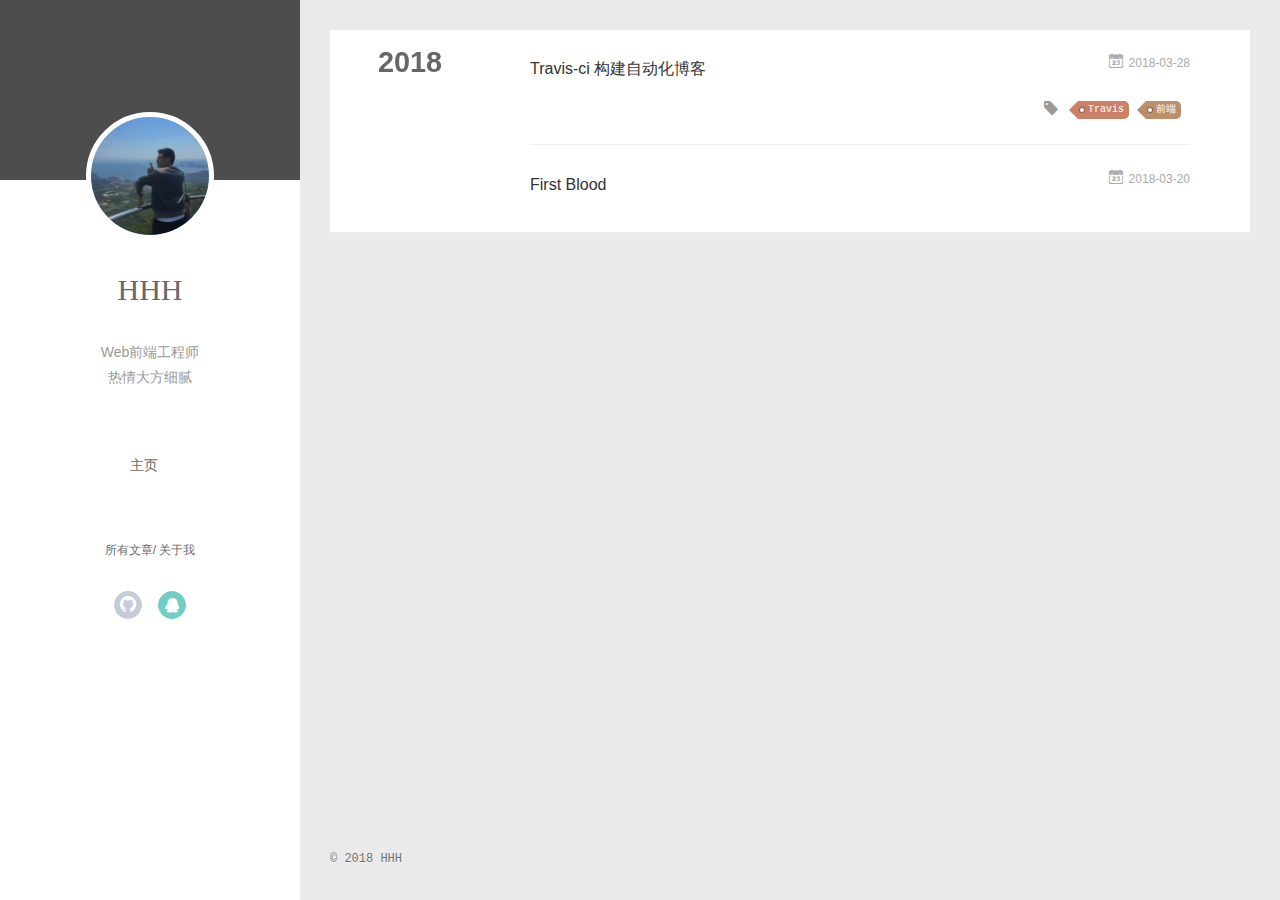
<file: archives/2018/03/index.html>
<!DOCTYPE html>
<html>
<head>
  <meta charset="utf-8">
  
  <meta name="renderer" content="webkit">
  <meta http-equiv="X-UA-Compatible" content="IE=edge" >
  <link rel="dns-prefetch" href="https://a298003154.github.io">
  <title>Archives: 2018/3 | HHH&#39;s Blog</title>
  <meta name="viewport" content="width=device-width, initial-scale=1, maximum-scale=1">
  <meta name="description" content="广工华立10级，就职于艾美，任前端工程师。擅长各项前端js技能，能快速上手开发应用。">
<meta name="keywords" content="前端,js,jquery,react,vue,dva,Ant Design,javascript,html5,开发者,程序猿,极客,编程,代码,IT网站,Developer,Coder,Geek,html,css,css3">
<meta property="og:type" content="website">
<meta property="og:title" content="HHH&#39;s Blog">
<meta property="og:url" content="https://a298003154.github.io/archives/2018/03/index.html">
<meta property="og:site_name" content="HHH&#39;s Blog">
<meta property="og:description" content="广工华立10级，就职于艾美，任前端工程师。擅长各项前端js技能，能快速上手开发应用。">
<meta property="og:locale" content="zh-CN">
<meta name="twitter:card" content="summary">
<meta name="twitter:title" content="HHH&#39;s Blog">
<meta name="twitter:description" content="广工华立10级，就职于艾美，任前端工程师。擅长各项前端js技能，能快速上手开发应用。">
  
    <link rel="alternative" href="/atom.xml" title="HHH&#39;s Blog" type="application/atom+xml">
  
  
    <link rel="icon" href="/favicon.png">
  
  <link rel="stylesheet" type="text/css" href="/./main.8c6a16.css">
  <style type="text/css">
  
    #container.show {
      background: linear-gradient(200deg,#a0cfe4,#e8c37e);
    }
  </style>
  

  

</head>

<body>
  <div id="container" q-class="show:isCtnShow">
    <canvas id="anm-canvas" class="anm-canvas"></canvas>
    <div class="left-col" q-class="show:isShow">
      
<div class="overlay" style="background: #4d4d4d"></div>
<div class="intrude-less">
	<header id="header" class="inner">
		<a href="/" class="profilepic">
			<img src="https://a298003154.github.io/img/avatar/avatar.jpg" class="js-avatar">
		</a>
		<hgroup>
		  <h1 class="header-author"><a href="/">HHH</a></h1>
		</hgroup>
		
		<ul class="header-subtitle">
      
        
          <li class="subtitle-content">Web前端工程师</li>
        
      
        
          <li class="subtitle-content">热情大方细腻</li>
        
      
        
      
    </ul>
		

		<nav class="header-menu">
			<ul>
			
				<li><a href="/">主页</a></li>
	        
			</ul>
		</nav>
		<nav class="header-smart-menu">
    		
    			
    			<a q-on="click: openSlider(e, 'innerArchive')" href="javascript:void(0)">所有文章</a>
    			
            
    			
    			<a q-on="click: openSlider(e, 'aboutme')" href="javascript:void(0)">关于我</a>
    			
            
		</nav>
		<nav class="header-nav">
			<div class="social">
				
					<a class="github" target="_blank" href="https://github.com/a298003154" title="github"><i class="icon-github"></i></a>
		        
					<a class="qq" target="_blank" href="tencent://AddContact/?fromId=45&fromSubId=1&subcmd=all&uin=298003154" title="qq"><i class="icon-qq"></i></a>
		        
			</div>
		</nav>
	</header>
</div>

    </div>
    <div class="mid-col" q-class="show:isShow,hide:isShow|isFalse">
      
<nav id="mobile-nav">
  	<div class="overlay js-overlay" style="background: #4d4d4d"></div>
	<div class="btnctn js-mobile-btnctn">
  		<div class="slider-trigger list" q-on="click: openSlider(e)"><i class="icon icon-sort"></i></div>
	</div>
	<div class="intrude-less">
		<header id="header" class="inner">
			<div class="profilepic">
				<img src="https://a298003154.github.io/img/avatar/avatar.jpg" class="js-avatar">
			</div>
			<hgroup>
			  <h1 class="header-author js-header-author">HHH</h1>
			</hgroup>
			
			<p class="header-subtitle"><i class="icon icon-quo-left"></i>Web前端工程师
热情大方细腻
<i class="icon icon-quo-right"></i></p>
			
			
			
				
			
			

			<nav class="header-nav">
				<div class="social">
					
						<a class="github" target="_blank" href="https://github.com/a298003154" title="github"><i class="icon-github"></i></a>
			        
						<a class="qq" target="_blank" href="tencent://AddContact/?fromId=45&fromSubId=1&subcmd=all&uin=298003154" title="qq"><i class="icon-qq"></i></a>
			        
				</div>
			</nav>

			<nav class="header-menu js-header-menu">
				<ul style="width: 50%">
				
				
					<li style="width: 100%"><a href="/">主页</a></li>
		        
				</ul>
			</nav>
		</header>
	</div>
	<div class="mobile-mask" style="display:none" q-show="isShow"></div>
</nav>

      <div id="wrapper" class="body-wrap">
        <div class="menu-l">
          <div class="canvas-wrap">
            <canvas data-colors="#eaeaea" data-sectionHeight="100" data-contentId="js-content" id="myCanvas1" class="anm-canvas"></canvas>
          </div>
          <div id="js-content" class="content-ll">
            
  
  
    
    
      
      
      <section class="archives-wrap">
        <div class="archive-year-wrap">
          <a href="/archives/2018" class="archive-year">2018</a>
        </div>
        <div class="archives">
    
    <article class="archive-article archive-type-post">
  <div class="archive-article-inner">
    <header class="archive-article-header">
      	<div class="article-meta">
	      	<a href="/2018/03/28/TravisCI_usage/" class="archive-article-date">
  	<time datetime="2018-03-28T15:08:00.000Z" itemprop="datePublished"><i class="icon-calendar icon"></i>2018-03-28</time>
</a>
        </div>
    	 
  
    <h1 itemprop="name">
      <a class="archive-article-title" href="/2018/03/28/TravisCI_usage/">Travis-ci 构建自动化博客</a>
    </h1>
  

        <div class="article-info info-on-right">
          
	<div class="article-tag tagcloud">
		<i class="icon-price-tags icon"></i>
		<ul class="article-tag-list">
			
        		<li class="article-tag-list-item">
        			<a href="javascript:void(0)" class="js-tag article-tag-list-link color2">Travis</a>
        		</li>
      		
        		<li class="article-tag-list-item">
        			<a href="javascript:void(0)" class="js-tag article-tag-list-link color3">前端</a>
        		</li>
      		
		</ul>
	</div>


          

        </div>
        <div class="clearfix"></div>
    </header>
  </div>
</article>
  
    
    
    <article class="archive-article archive-type-post">
  <div class="archive-article-inner">
    <header class="archive-article-header">
      	<div class="article-meta">
	      	<a href="/2018/03/20/first_blood/" class="archive-article-date">
  	<time datetime="2018-03-20T03:57:00.000Z" itemprop="datePublished"><i class="icon-calendar icon"></i>2018-03-20</time>
</a>
        </div>
    	 
  
    <h1 itemprop="name">
      <a class="archive-article-title" href="/2018/03/20/first_blood/">First Blood</a>
    </h1>
  

        <div class="article-info info-on-right">
          

          

        </div>
        <div class="clearfix"></div>
    </header>
  </div>
</article>
  
  
    </div></section>
  

    


          </div>
        </div>
      </div>
      <footer id="footer">
  <div class="outer">
    <div id="footer-info">
    	<div class="footer-left">
    		&copy; 2018 HHH
    	</div>
      	<div class="footer-right">
      		<!-- <a href="http://hexo.io/" target="_blank">Hexo</a>  Theme <a href="https://github.com/litten/hexo-theme-yilia" target="_blank">Yilia</a> by Litten -->
      	</div>
    </div>
  </div>
</footer>

    </div>
    <script>
	var yiliaConfig = {
		mathjax: false,
		isHome: false,
		isPost: false,
		isArchive: true,
		isTag: false,
		isCategory: false,
		open_in_new: false,
		toc_hide_index: true,
		root: "/",
		innerArchive: true,
		showTags: false
	}
</script>

<script>!function(r){var e={};function i(t){if(e[t])return e[t].exports;var n=e[t]={exports:{},id:t,loaded:!1};return r[t].call(n.exports,n,n.exports,i),n.loaded=!0,n.exports}i.m=r,i.c=e,i.p="./",i(0)}([function(t,n,r){r(96),t.exports=r(422)},,,,,,,,,,,,,,,,,,,,,,,,,function(t,n){t.exports=function(t,n){t.classList?t.classList.add(n):t.className+=" "+n}},function(t,n){t.exports=function(t,n){if(t.classList)t.classList.remove(n);else{var r=new RegExp("(^|\\b)"+n.split(" ").join("|")+"(\\b|$)","gi");t.className=t.className.replace(r," ")}}},,function(t,n,r){"use strict";var e,i=r(29),l=(e=i)&&e.__esModule?e:{default:e};var h=function(){function n(t,n,r){return n||r?String.fromCharCode(n||r):o[t]||t}function r(t){return s[t]}var e=/&quot;|&lt;|&gt;|&amp;|&nbsp;|&apos;|&#(\d+);|&#(\d+)/g,i=/['<> "&]/g,o={"&quot;":'"',"&lt;":"<","&gt;":">","&amp;":"&","&nbsp;":" "},u=/\u00a0/g,c=/<br\s*\/?>/gi,f=/\r?\n/g,a=/\s/g,s={};for(var t in o)s[o[t]]=t;return o["&apos;"]="'",s["'"]="&#39;",{encode:function(t){return t?(""+t).replace(i,r).replace(f,"<br/>").replace(a,"&nbsp;"):""},decode:function(t){return t?(""+t).replace(c,"\n").replace(e,n).replace(u," "):""},encodeBase16:function(t){if(!t)return t;for(var n=[],r=0,e=(t+="").length;r<e;r++)n.push(t.charCodeAt(r).toString(16).toUpperCase());return n.join("")},encodeBase16forJSON:function(t){if(!t)return t;for(var n=[],r=0,e=(t=t.replace(/[\u4E00-\u9FBF]/gi,function(t){return escape(t).replace("%u","\\u")})).length;r<e;r++)n.push(t.charCodeAt(r).toString(16).toUpperCase());return n.join("")},decodeBase16:function(t){if(!t)return t;for(var n=[],r=0,e=(t+="").length;r<e;r+=2)n.push(String.fromCharCode("0x"+t.slice(r,r+2)));return n.join("")},encodeObject:function(t){if(t instanceof Array)for(var n=0,r=t.length;n<r;n++)t[n]=h.encodeObject(t[n]);else if("object"==(void 0===t?"undefined":(0,l.default)(t)))for(var e in t)t[e]=h.encodeObject(t[e]);else if("string"==typeof t)return h.encode(t);return t},loadScript:function(t){var n=document.createElement("script");document.getElementsByTagName("body")[0].appendChild(n),n.setAttribute("src",t)},addLoadEvent:function(t){var n=window.onload;"function"!=typeof window.onload?window.onload=t:window.onload=function(){n(),t()}}}}();t.exports=h},function(t,n,r){"use strict";n.__esModule=!0;var e=u(r(30)),i=u(r(81)),o="function"==typeof i.default&&"symbol"==typeof e.default?function(t){return typeof t}:function(t){return t&&"function"==typeof i.default&&t.constructor===i.default&&t!==i.default.prototype?"symbol":typeof t};function u(t){return t&&t.__esModule?t:{default:t}}n.default="function"==typeof i.default&&"symbol"===o(e.default)?function(t){return void 0===t?"undefined":o(t)}:function(t){return t&&"function"==typeof i.default&&t.constructor===i.default&&t!==i.default.prototype?"symbol":void 0===t?"undefined":o(t)}},function(t,n,r){t.exports={default:r(31),__esModule:!0}},function(t,n,r){r(32),r(76),t.exports=r(80).f("iterator")},function(t,n,r){"use strict";var e=r(33)(!0);r(36)(String,"String",function(t){this._t=String(t),this._i=0},function(){var t,n=this._t,r=this._i;return r>=n.length?{value:void 0,done:!0}:(t=e(n,r),this._i+=t.length,{value:t,done:!1})})},function(t,n,r){var f=r(34),a=r(35);t.exports=function(c){return function(t,n){var r,e,i=String(a(t)),o=f(n),u=i.length;return o<0||u<=o?c?"":void 0:(r=i.charCodeAt(o))<55296||56319<r||o+1===u||(e=i.charCodeAt(o+1))<56320||57343<e?c?i.charAt(o):r:c?i.slice(o,o+2):e-56320+(r-55296<<10)+65536}}},function(t,n){var r=Math.ceil,e=Math.floor;t.exports=function(t){return isNaN(t=+t)?0:(0<t?e:r)(t)}},function(t,n){t.exports=function(t){if(null==t)throw TypeError("Can't call method on  "+t);return t}},function(t,n,r){"use strict";var m=r(37),x=r(38),S=r(53),w=r(43),_=r(54),O=r(55),E=r(56),M=r(72),P=r(74),j=r(73)("iterator"),F=!([].keys&&"next"in[].keys()),A="values",L=function(){return this};t.exports=function(t,n,r,e,i,o,u){E(r,n,e);var c,f,a,s=function(t){if(!F&&t in p)return p[t];switch(t){case"keys":case A:return function(){return new r(this,t)}}return function(){return new r(this,t)}},l=n+" Iterator",h=i==A,v=!1,p=t.prototype,d=p[j]||p["@@iterator"]||i&&p[i],y=!F&&d||s(i),g=i?h?s("entries"):y:void 0,b="Array"==n&&p.entries||d;if(b&&(a=P(b.call(new t)))!==Object.prototype&&a.next&&(M(a,l,!0),m||_(a,j)||w(a,j,L)),h&&d&&d.name!==A&&(v=!0,y=function(){return d.call(this)}),m&&!u||!F&&!v&&p[j]||w(p,j,y),O[n]=y,O[l]=L,i)if(c={values:h?y:s(A),keys:o?y:s("keys"),entries:g},u)for(f in c)f in p||S(p,f,c[f]);else x(x.P+x.F*(F||v),n,c);return c}},function(t,n){t.exports=!0},function(t,n,r){var d=r(39),y=r(40),g=r(41),b=r(43),m="prototype",x=function(t,n,r){var e,i,o,u=t&x.F,c=t&x.G,f=t&x.S,a=t&x.P,s=t&x.B,l=t&x.W,h=c?y:y[n]||(y[n]={}),v=h[m],p=c?d:f?d[n]:(d[n]||{})[m];for(e in c&&(r=n),r)(i=!u&&p&&void 0!==p[e])&&e in h||(o=i?p[e]:r[e],h[e]=c&&"function"!=typeof p[e]?r[e]:s&&i?g(o,d):l&&p[e]==o?function(e){var t=function(t,n,r){if(this instanceof e){switch(arguments.length){case 0:return new e;case 1:return new e(t);case 2:return new e(t,n)}return new e(t,n,r)}return e.apply(this,arguments)};return t[m]=e[m],t}(o):a&&"function"==typeof o?g(Function.call,o):o,a&&((h.virtual||(h.virtual={}))[e]=o,t&x.R&&v&&!v[e]&&b(v,e,o)))};x.F=1,x.G=2,x.S=4,x.P=8,x.B=16,x.W=32,x.U=64,x.R=128,t.exports=x},function(t,n){var r=t.exports="undefined"!=typeof window&&window.Math==Math?window:"undefined"!=typeof self&&self.Math==Math?self:Function("return this")();"number"==typeof __g&&(__g=r)},function(t,n){var r=t.exports={version:"2.5.3"};"number"==typeof __e&&(__e=r)},function(t,n,r){var o=r(42);t.exports=function(e,i,t){if(o(e),void 0===i)return e;switch(t){case 1:return function(t){return e.call(i,t)};case 2:return function(t,n){return e.call(i,t,n)};case 3:return function(t,n,r){return e.call(i,t,n,r)}}return function(){return e.apply(i,arguments)}}},function(t,n){t.exports=function(t){if("function"!=typeof t)throw TypeError(t+" is not a function!");return t}},function(t,n,r){var e=r(44),i=r(52);t.exports=r(48)?function(t,n,r){return e.f(t,n,i(1,r))}:function(t,n,r){return t[n]=r,t}},function(t,n,r){var e=r(45),i=r(47),o=r(51),u=Object.defineProperty;n.f=r(48)?Object.defineProperty:function(t,n,r){if(e(t),n=o(n,!0),e(r),i)try{return u(t,n,r)}catch(t){}if("get"in r||"set"in r)throw TypeError("Accessors not supported!");return"value"in r&&(t[n]=r.value),t}},function(t,n,r){var e=r(46);t.exports=function(t){if(!e(t))throw TypeError(t+" is not an object!");return t}},function(t,n){t.exports=function(t){return"object"==typeof t?null!==t:"function"==typeof t}},function(t,n,r){t.exports=!r(48)&&!r(49)(function(){return 7!=Object.defineProperty(r(50)("div"),"a",{get:function(){return 7}}).a})},function(t,n,r){t.exports=!r(49)(function(){return 7!=Object.defineProperty({},"a",{get:function(){return 7}}).a})},function(t,n){t.exports=function(t){try{return!!t()}catch(t){return!0}}},function(t,n,r){var e=r(46),i=r(39).document,o=e(i)&&e(i.createElement);t.exports=function(t){return o?i.createElement(t):{}}},function(t,n,r){var i=r(46);t.exports=function(t,n){if(!i(t))return t;var r,e;if(n&&"function"==typeof(r=t.toString)&&!i(e=r.call(t)))return e;if("function"==typeof(r=t.valueOf)&&!i(e=r.call(t)))return e;if(!n&&"function"==typeof(r=t.toString)&&!i(e=r.call(t)))return e;throw TypeError("Can't convert object to primitive value")}},function(t,n){t.exports=function(t,n){return{enumerable:!(1&t),configurable:!(2&t),writable:!(4&t),value:n}}},function(t,n,r){t.exports=r(43)},function(t,n){var r={}.hasOwnProperty;t.exports=function(t,n){return r.call(t,n)}},function(t,n){t.exports={}},function(t,n,r){"use strict";var e=r(57),i=r(52),o=r(72),u={};r(43)(u,r(73)("iterator"),function(){return this}),t.exports=function(t,n,r){t.prototype=e(u,{next:i(1,r)}),o(t,n+" Iterator")}},function(t,n,e){var i=e(45),o=e(58),u=e(70),c=e(67)("IE_PROTO"),f=function(){},a="prototype",s=function(){var t,n=e(50)("iframe"),r=u.length;for(n.style.display="none",e(71).appendChild(n),n.src="javascript:",(t=n.contentWindow.document).open(),t.write("<script>document.F=Object<\/script>"),t.close(),s=t.F;r--;)delete s[a][u[r]];return s()};t.exports=Object.create||function(t,n){var r;return null!==t?(f[a]=i(t),r=new f,f[a]=null,r[c]=t):r=s(),void 0===n?r:o(r,n)}},function(t,n,r){var u=r(44),c=r(45),f=r(59);t.exports=r(48)?Object.defineProperties:function(t,n){c(t);for(var r,e=f(n),i=e.length,o=0;o<i;)u.f(t,r=e[o++],n[r]);return t}},function(t,n,r){var e=r(60),i=r(70);t.exports=Object.keys||function(t){return e(t,i)}},function(t,n,r){var u=r(54),c=r(61),f=r(64)(!1),a=r(67)("IE_PROTO");t.exports=function(t,n){var r,e=c(t),i=0,o=[];for(r in e)r!=a&&u(e,r)&&o.push(r);for(;n.length>i;)u(e,r=n[i++])&&(~f(o,r)||o.push(r));return o}},function(t,n,r){var e=r(62),i=r(35);t.exports=function(t){return e(i(t))}},function(t,n,r){var e=r(63);t.exports=Object("z").propertyIsEnumerable(0)?Object:function(t){return"String"==e(t)?t.split(""):Object(t)}},function(t,n){var r={}.toString;t.exports=function(t){return r.call(t).slice(8,-1)}},function(t,n,r){var f=r(61),a=r(65),s=r(66);t.exports=function(c){return function(t,n,r){var e,i=f(t),o=a(i.length),u=s(r,o);if(c&&n!=n){for(;u<o;)if((e=i[u++])!=e)return!0}else for(;u<o;u++)if((c||u in i)&&i[u]===n)return c||u||0;return!c&&-1}}},function(t,n,r){var e=r(34),i=Math.min;t.exports=function(t){return 0<t?i(e(t),9007199254740991):0}},function(t,n,r){var e=r(34),i=Math.max,o=Math.min;t.exports=function(t,n){return(t=e(t))<0?i(t+n,0):o(t,n)}},function(t,n,r){var e=r(68)("keys"),i=r(69);t.exports=function(t){return e[t]||(e[t]=i(t))}},function(t,n,r){var e=r(39),i="__core-js_shared__",o=e[i]||(e[i]={});t.exports=function(t){return o[t]||(o[t]={})}},function(t,n){var r=0,e=Math.random();t.exports=function(t){return"Symbol(".concat(void 0===t?"":t,")_",(++r+e).toString(36))}},function(t,n){t.exports="constructor,hasOwnProperty,isPrototypeOf,propertyIsEnumerable,toLocaleString,toString,valueOf".split(",")},function(t,n,r){var e=r(39).document;t.exports=e&&e.documentElement},function(t,n,r){var e=r(44).f,i=r(54),o=r(73)("toStringTag");t.exports=function(t,n,r){t&&!i(t=r?t:t.prototype,o)&&e(t,o,{configurable:!0,value:n})}},function(t,n,r){var e=r(68)("wks"),i=r(69),o=r(39).Symbol,u="function"==typeof o;(t.exports=function(t){return e[t]||(e[t]=u&&o[t]||(u?o:i)("Symbol."+t))}).store=e},function(t,n,r){var e=r(54),i=r(75),o=r(67)("IE_PROTO"),u=Object.prototype;t.exports=Object.getPrototypeOf||function(t){return t=i(t),e(t,o)?t[o]:"function"==typeof t.constructor&&t instanceof t.constructor?t.constructor.prototype:t instanceof Object?u:null}},function(t,n,r){var e=r(35);t.exports=function(t){return Object(e(t))}},function(t,n,r){r(77);for(var e=r(39),i=r(43),o=r(55),u=r(73)("toStringTag"),c="CSSRuleList,CSSStyleDeclaration,CSSValueList,ClientRectList,DOMRectList,DOMStringList,DOMTokenList,DataTransferItemList,FileList,HTMLAllCollection,HTMLCollection,HTMLFormElement,HTMLSelectElement,MediaList,MimeTypeArray,NamedNodeMap,NodeList,PaintRequestList,Plugin,PluginArray,SVGLengthList,SVGNumberList,SVGPathSegList,SVGPointList,SVGStringList,SVGTransformList,SourceBufferList,StyleSheetList,TextTrackCueList,TextTrackList,TouchList".split(","),f=0;f<c.length;f++){var a=c[f],s=e[a],l=s&&s.prototype;l&&!l[u]&&i(l,u,a),o[a]=o.Array}},function(t,n,r){"use strict";var e=r(78),i=r(79),o=r(55),u=r(61);t.exports=r(36)(Array,"Array",function(t,n){this._t=u(t),this._i=0,this._k=n},function(){var t=this._t,n=this._k,r=this._i++;return!t||r>=t.length?(this._t=void 0,i(1)):i(0,"keys"==n?r:"values"==n?t[r]:[r,t[r]])},"values"),o.Arguments=o.Array,e("keys"),e("values"),e("entries")},function(t,n){t.exports=function(){}},function(t,n){t.exports=function(t,n){return{value:n,done:!!t}}},function(t,n,r){n.f=r(73)},function(t,n,r){t.exports={default:r(82),__esModule:!0}},function(t,n,r){r(83),r(93),r(94),r(95),t.exports=r(40).Symbol},function(t,n,r){"use strict";var e=r(39),u=r(54),i=r(48),o=r(38),c=r(53),f=r(84).KEY,a=r(49),s=r(68),l=r(72),h=r(69),v=r(73),p=r(80),d=r(85),y=r(86),g=r(89),b=r(45),m=r(46),x=r(61),S=r(51),w=r(52),_=r(57),O=r(90),E=r(92),M=r(44),P=r(59),j=E.f,F=M.f,A=O.f,L=e.Symbol,N=e.JSON,T=N&&N.stringify,I="prototype",k=v("_hidden"),R=v("toPrimitive"),C={}.propertyIsEnumerable,D=s("symbol-registry"),G=s("symbols"),W=s("op-symbols"),U=Object[I],V="function"==typeof L,B=e.QObject,q=!B||!B[I]||!B[I].findChild,z=i&&a(function(){return 7!=_(F({},"a",{get:function(){return F(this,"a",{value:7}).a}})).a})?function(t,n,r){var e=j(U,n);e&&delete U[n],F(t,n,r),e&&t!==U&&F(U,n,e)}:F,K=function(t){var n=G[t]=_(L[I]);return n._k=t,n},H=V&&"symbol"==typeof L.iterator?function(t){return"symbol"==typeof t}:function(t){return t instanceof L},J=function(t,n,r){return t===U&&J(W,n,r),b(t),n=S(n,!0),b(r),u(G,n)?(r.enumerable?(u(t,k)&&t[k][n]&&(t[k][n]=!1),r=_(r,{enumerable:w(0,!1)})):(u(t,k)||F(t,k,w(1,{})),t[k][n]=!0),z(t,n,r)):F(t,n,r)},Y=function(t,n){b(t);for(var r,e=y(n=x(n)),i=0,o=e.length;i<o;)J(t,r=e[i++],n[r]);return t},$=function(t){var n=C.call(this,t=S(t,!0));return!(this===U&&u(G,t)&&!u(W,t))&&(!(n||!u(this,t)||!u(G,t)||u(this,k)&&this[k][t])||n)},X=function(t,n){if(t=x(t),n=S(n,!0),t!==U||!u(G,n)||u(W,n)){var r=j(t,n);return!r||!u(G,n)||u(t,k)&&t[k][n]||(r.enumerable=!0),r}},Q=function(t){for(var n,r=A(x(t)),e=[],i=0;r.length>i;)u(G,n=r[i++])||n==k||n==f||e.push(n);return e},Z=function(t){for(var n,r=t===U,e=A(r?W:x(t)),i=[],o=0;e.length>o;)!u(G,n=e[o++])||r&&!u(U,n)||i.push(G[n]);return i};V||(c((L=function(){if(this instanceof L)throw TypeError("Symbol is not a constructor!");var n=h(0<arguments.length?arguments[0]:void 0),r=function(t){this===U&&r.call(W,t),u(this,k)&&u(this[k],n)&&(this[k][n]=!1),z(this,n,w(1,t))};return i&&q&&z(U,n,{configurable:!0,set:r}),K(n)})[I],"toString",function(){return this._k}),E.f=X,M.f=J,r(91).f=O.f=Q,r(88).f=$,r(87).f=Z,i&&!r(37)&&c(U,"propertyIsEnumerable",$,!0),p.f=function(t){return K(v(t))}),o(o.G+o.W+o.F*!V,{Symbol:L});for(var tt="hasInstance,isConcatSpreadable,iterator,match,replace,search,species,split,toPrimitive,toStringTag,unscopables".split(","),nt=0;tt.length>nt;)v(tt[nt++]);for(var rt=P(v.store),et=0;rt.length>et;)d(rt[et++]);o(o.S+o.F*!V,"Symbol",{for:function(t){return u(D,t+="")?D[t]:D[t]=L(t)},keyFor:function(t){if(!H(t))throw TypeError(t+" is not a symbol!");for(var n in D)if(D[n]===t)return n},useSetter:function(){q=!0},useSimple:function(){q=!1}}),o(o.S+o.F*!V,"Object",{create:function(t,n){return void 0===n?_(t):Y(_(t),n)},defineProperty:J,defineProperties:Y,getOwnPropertyDescriptor:X,getOwnPropertyNames:Q,getOwnPropertySymbols:Z}),N&&o(o.S+o.F*(!V||a(function(){var t=L();return"[null]"!=T([t])||"{}"!=T({a:t})||"{}"!=T(Object(t))})),"JSON",{stringify:function(t){for(var n,r,e=[t],i=1;arguments.length>i;)e.push(arguments[i++]);if(r=n=e[1],(m(n)||void 0!==t)&&!H(t))return g(n)||(n=function(t,n){if("function"==typeof r&&(n=r.call(this,t,n)),!H(n))return n}),e[1]=n,T.apply(N,e)}}),L[I][R]||r(43)(L[I],R,L[I].valueOf),l(L,"Symbol"),l(Math,"Math",!0),l(e.JSON,"JSON",!0)},function(t,n,r){var e=r(69)("meta"),i=r(46),o=r(54),u=r(44).f,c=0,f=Object.isExtensible||function(){return!0},a=!r(49)(function(){return f(Object.preventExtensions({}))}),s=function(t){u(t,e,{value:{i:"O"+ ++c,w:{}}})},l=t.exports={KEY:e,NEED:!1,fastKey:function(t,n){if(!i(t))return"symbol"==typeof t?t:("string"==typeof t?"S":"P")+t;if(!o(t,e)){if(!f(t))return"F";if(!n)return"E";s(t)}return t[e].i},getWeak:function(t,n){if(!o(t,e)){if(!f(t))return!0;if(!n)return!1;s(t)}return t[e].w},onFreeze:function(t){return a&&l.NEED&&f(t)&&!o(t,e)&&s(t),t}}},function(t,n,r){var e=r(39),i=r(40),o=r(37),u=r(80),c=r(44).f;t.exports=function(t){var n=i.Symbol||(i.Symbol=o?{}:e.Symbol||{});"_"==t.charAt(0)||t in n||c(n,t,{value:u.f(t)})}},function(t,n,r){var c=r(59),f=r(87),a=r(88);t.exports=function(t){var n=c(t),r=f.f;if(r)for(var e,i=r(t),o=a.f,u=0;i.length>u;)o.call(t,e=i[u++])&&n.push(e);return n}},function(t,n){n.f=Object.getOwnPropertySymbols},function(t,n){n.f={}.propertyIsEnumerable},function(t,n,r){var e=r(63);t.exports=Array.isArray||function(t){return"Array"==e(t)}},function(t,n,r){var e=r(61),i=r(91).f,o={}.toString,u="object"==typeof window&&window&&Object.getOwnPropertyNames?Object.getOwnPropertyNames(window):[];t.exports.f=function(t){return u&&"[object Window]"==o.call(t)?function(t){try{return i(t)}catch(t){return u.slice()}}(t):i(e(t))}},function(t,n,r){var e=r(60),i=r(70).concat("length","prototype");n.f=Object.getOwnPropertyNames||function(t){return e(t,i)}},function(t,n,r){var e=r(88),i=r(52),o=r(61),u=r(51),c=r(54),f=r(47),a=Object.getOwnPropertyDescriptor;n.f=r(48)?a:function(t,n){if(t=o(t),n=u(n,!0),f)try{return a(t,n)}catch(t){}if(c(t,n))return i(!e.f.call(t,n),t[n])}},function(t,n){},function(t,n,r){r(85)("asyncIterator")},function(t,n,r){r(85)("observable")},function(t,n,r){(function(t){"use strict";if(r(97),r(418),r(419),t._babelPolyfill)throw new Error("only one instance of babel-polyfill is allowed");t._babelPolyfill=!0;var e="defineProperty";function n(t,n,r){t[n]||Object[e](t,n,{writable:!0,configurable:!0,value:r})}n(String.prototype,"padLeft","".padStart),n(String.prototype,"padRight","".padEnd),"pop,reverse,shift,keys,values,entries,indexOf,every,some,forEach,map,filter,find,findIndex,includes,join,slice,concat,push,splice,unshift,sort,lastIndexOf,reduce,reduceRight,copyWithin,fill".split(",").forEach(function(t){[][t]&&n(Array,t,Function.call.bind([][t]))})}).call(n,function(){return this}())},function(t,n,r){r(98),r(146),r(147),r(148),r(149),r(151),r(154),r(155),r(156),r(157),r(158),r(159),r(160),r(161),r(162),r(164),r(166),r(168),r(170),r(173),r(174),r(175),r(179),r(181),r(183),r(186),r(187),r(188),r(189),r(191),r(192),r(193),r(194),r(195),r(196),r(197),r(199),r(200),r(201),r(203),r(204),r(205),r(207),r(209),r(210),r(211),r(212),r(213),r(214),r(215),r(216),r(217),r(218),r(219),r(220),r(221),r(226),r(227),r(231),r(232),r(233),r(234),r(236),r(237),r(238),r(239),r(240),r(241),r(242),r(243),r(244),r(245),r(246),r(247),r(248),r(249),r(250),r(252),r(253),r(255),r(256),r(262),r(263),r(265),r(266),r(267),r(271),r(272),r(273),r(274),r(275),r(277),r(278),r(279),r(280),r(283),r(285),r(286),r(287),r(289),r(291),r(293),r(294),r(295),r(297),r(298),r(299),r(300),r(310),r(314),r(315),r(317),r(318),r(322),r(323),r(325),r(326),r(327),r(328),r(329),r(330),r(331),r(332),r(333),r(334),r(335),r(336),r(337),r(338),r(339),r(340),r(341),r(342),r(343),r(345),r(346),r(347),r(348),r(349),r(351),r(352),r(353),r(356),r(357),r(358),r(359),r(360),r(361),r(362),r(363),r(365),r(366),r(368),r(369),r(370),r(371),r(374),r(375),r(377),r(378),r(379),r(380),r(382),r(383),r(384),r(385),r(386),r(387),r(388),r(389),r(390),r(391),r(393),r(394),r(395),r(396),r(397),r(398),r(399),r(400),r(401),r(402),r(403),r(405),r(406),r(407),r(408),r(409),r(410),r(411),r(412),r(413),r(414),r(415),r(416),r(417),t.exports=r(104)},function(t,n,r){"use strict";var e=r(99),u=r(100),i=r(101),o=r(103),c=r(113),f=r(117).KEY,a=r(102),s=r(118),l=r(119),h=r(114),v=r(120),p=r(121),d=r(122),y=r(124),g=r(139),b=r(107),m=r(108),x=r(127),S=r(111),w=r(112),_=r(140),O=r(143),E=r(145),M=r(106),P=r(125),j=E.f,F=M.f,A=O.f,L=e.Symbol,N=e.JSON,T=N&&N.stringify,I="prototype",k=v("_hidden"),R=v("toPrimitive"),C={}.propertyIsEnumerable,D=s("symbol-registry"),G=s("symbols"),W=s("op-symbols"),U=Object[I],V="function"==typeof L,B=e.QObject,q=!B||!B[I]||!B[I].findChild,z=i&&a(function(){return 7!=_(F({},"a",{get:function(){return F(this,"a",{value:7}).a}})).a})?function(t,n,r){var e=j(U,n);e&&delete U[n],F(t,n,r),e&&t!==U&&F(U,n,e)}:F,K=function(t){var n=G[t]=_(L[I]);return n._k=t,n},H=V&&"symbol"==typeof L.iterator?function(t){return"symbol"==typeof t}:function(t){return t instanceof L},J=function(t,n,r){return t===U&&J(W,n,r),b(t),n=S(n,!0),b(r),u(G,n)?(r.enumerable?(u(t,k)&&t[k][n]&&(t[k][n]=!1),r=_(r,{enumerable:w(0,!1)})):(u(t,k)||F(t,k,w(1,{})),t[k][n]=!0),z(t,n,r)):F(t,n,r)},Y=function(t,n){b(t);for(var r,e=y(n=x(n)),i=0,o=e.length;i<o;)J(t,r=e[i++],n[r]);return t},$=function(t){var n=C.call(this,t=S(t,!0));return!(this===U&&u(G,t)&&!u(W,t))&&(!(n||!u(this,t)||!u(G,t)||u(this,k)&&this[k][t])||n)},X=function(t,n){if(t=x(t),n=S(n,!0),t!==U||!u(G,n)||u(W,n)){var r=j(t,n);return!r||!u(G,n)||u(t,k)&&t[k][n]||(r.enumerable=!0),r}},Q=function(t){for(var n,r=A(x(t)),e=[],i=0;r.length>i;)u(G,n=r[i++])||n==k||n==f||e.push(n);return e},Z=function(t){for(var n,r=t===U,e=A(r?W:x(t)),i=[],o=0;e.length>o;)!u(G,n=e[o++])||r&&!u(U,n)||i.push(G[n]);return i};V||(c((L=function(){if(this instanceof L)throw TypeError("Symbol is not a constructor!");var n=h(0<arguments.length?arguments[0]:void 0),r=function(t){this===U&&r.call(W,t),u(this,k)&&u(this[k],n)&&(this[k][n]=!1),z(this,n,w(1,t))};return i&&q&&z(U,n,{configurable:!0,set:r}),K(n)})[I],"toString",function(){return this._k}),E.f=X,M.f=J,r(144).f=O.f=Q,r(138).f=$,r(137).f=Z,i&&!r(123)&&c(U,"propertyIsEnumerable",$,!0),p.f=function(t){return K(v(t))}),o(o.G+o.W+o.F*!V,{Symbol:L});for(var tt="hasInstance,isConcatSpreadable,iterator,match,replace,search,species,split,toPrimitive,toStringTag,unscopables".split(","),nt=0;tt.length>nt;)v(tt[nt++]);for(var rt=P(v.store),et=0;rt.length>et;)d(rt[et++]);o(o.S+o.F*!V,"Symbol",{for:function(t){return u(D,t+="")?D[t]:D[t]=L(t)},keyFor:function(t){if(!H(t))throw TypeError(t+" is not a symbol!");for(var n in D)if(D[n]===t)return n},useSetter:function(){q=!0},useSimple:function(){q=!1}}),o(o.S+o.F*!V,"Object",{create:function(t,n){return void 0===n?_(t):Y(_(t),n)},defineProperty:J,defineProperties:Y,getOwnPropertyDescriptor:X,getOwnPropertyNames:Q,getOwnPropertySymbols:Z}),N&&o(o.S+o.F*(!V||a(function(){var t=L();return"[null]"!=T([t])||"{}"!=T({a:t})||"{}"!=T(Object(t))})),"JSON",{stringify:function(t){for(var n,r,e=[t],i=1;arguments.length>i;)e.push(arguments[i++]);if(r=n=e[1],(m(n)||void 0!==t)&&!H(t))return g(n)||(n=function(t,n){if("function"==typeof r&&(n=r.call(this,t,n)),!H(n))return n}),e[1]=n,T.apply(N,e)}}),L[I][R]||r(105)(L[I],R,L[I].valueOf),l(L,"Symbol"),l(Math,"Math",!0),l(e.JSON,"JSON",!0)},function(t,n){var r=t.exports="undefined"!=typeof window&&window.Math==Math?window:"undefined"!=typeof self&&self.Math==Math?self:Function("return this")();"number"==typeof __g&&(__g=r)},function(t,n){var r={}.hasOwnProperty;t.exports=function(t,n){return r.call(t,n)}},function(t,n,r){t.exports=!r(102)(function(){return 7!=Object.defineProperty({},"a",{get:function(){return 7}}).a})},function(t,n){t.exports=function(t){try{return!!t()}catch(t){return!0}}},function(t,n,r){var d=r(99),y=r(104),g=r(105),b=r(113),m=r(115),x="prototype",S=function(t,n,r){var e,i,o,u,c=t&S.F,f=t&S.G,a=t&S.S,s=t&S.P,l=t&S.B,h=f?d:a?d[n]||(d[n]={}):(d[n]||{})[x],v=f?y:y[n]||(y[n]={}),p=v[x]||(v[x]={});for(e in f&&(r=n),r)o=((i=!c&&h&&void 0!==h[e])?h:r)[e],u=l&&i?m(o,d):s&&"function"==typeof o?m(Function.call,o):o,h&&b(h,e,o,t&S.U),v[e]!=o&&g(v,e,u),s&&p[e]!=o&&(p[e]=o)};d.core=y,S.F=1,S.G=2,S.S=4,S.P=8,S.B=16,S.W=32,S.U=64,S.R=128,t.exports=S},function(t,n){var r=t.exports={version:"2.5.3"};"number"==typeof __e&&(__e=r)},function(t,n,r){var e=r(106),i=r(112);t.exports=r(101)?function(t,n,r){return e.f(t,n,i(1,r))}:function(t,n,r){return t[n]=r,t}},function(t,n,r){var e=r(107),i=r(109),o=r(111),u=Object.defineProperty;n.f=r(101)?Object.defineProperty:function(t,n,r){if(e(t),n=o(n,!0),e(r),i)try{return u(t,n,r)}catch(t){}if("get"in r||"set"in r)throw TypeError("Accessors not supported!");return"value"in r&&(t[n]=r.value),t}},function(t,n,r){var e=r(108);t.exports=function(t){if(!e(t))throw TypeError(t+" is not an object!");return t}},function(t,n){t.exports=function(t){return"object"==typeof t?null!==t:"function"==typeof t}},function(t,n,r){t.exports=!r(101)&&!r(102)(function(){return 7!=Object.defineProperty(r(110)("div"),"a",{get:function(){return 7}}).a})},function(t,n,r){var e=r(108),i=r(99).document,o=e(i)&&e(i.createElement);t.exports=function(t){return o?i.createElement(t):{}}},function(t,n,r){var i=r(108);t.exports=function(t,n){if(!i(t))return t;var r,e;if(n&&"function"==typeof(r=t.toString)&&!i(e=r.call(t)))return e;if("function"==typeof(r=t.valueOf)&&!i(e=r.call(t)))return e;if(!n&&"function"==typeof(r=t.toString)&&!i(e=r.call(t)))return e;throw TypeError("Can't convert object to primitive value")}},function(t,n){t.exports=function(t,n){return{enumerable:!(1&t),configurable:!(2&t),writable:!(4&t),value:n}}},function(t,n,r){var o=r(99),u=r(105),c=r(100),f=r(114)("src"),e="toString",i=Function[e],a=(""+i).split(e);r(104).inspectSource=function(t){return i.call(t)},(t.exports=function(t,n,r,e){var i="function"==typeof r;i&&(c(r,"name")||u(r,"name",n)),t[n]!==r&&(i&&(c(r,f)||u(r,f,t[n]?""+t[n]:a.join(String(n)))),t===o?t[n]=r:e?t[n]?t[n]=r:u(t,n,r):(delete t[n],u(t,n,r)))})(Function.prototype,e,function(){return"function"==typeof this&&this[f]||i.call(this)})},function(t,n){var r=0,e=Math.random();t.exports=function(t){return"Symbol(".concat(void 0===t?"":t,")_",(++r+e).toString(36))}},function(t,n,r){var o=r(116);t.exports=function(e,i,t){if(o(e),void 0===i)return e;switch(t){case 1:return function(t){return e.call(i,t)};case 2:return function(t,n){return e.call(i,t,n)};case 3:return function(t,n,r){return e.call(i,t,n,r)}}return function(){return e.apply(i,arguments)}}},function(t,n){t.exports=function(t){if("function"!=typeof t)throw TypeError(t+" is not a function!");return t}},function(t,n,r){var e=r(114)("meta"),i=r(108),o=r(100),u=r(106).f,c=0,f=Object.isExtensible||function(){return!0},a=!r(102)(function(){return f(Object.preventExtensions({}))}),s=function(t){u(t,e,{value:{i:"O"+ ++c,w:{}}})},l=t.exports={KEY:e,NEED:!1,fastKey:function(t,n){if(!i(t))return"symbol"==typeof t?t:("string"==typeof t?"S":"P")+t;if(!o(t,e)){if(!f(t))return"F";if(!n)return"E";s(t)}return t[e].i},getWeak:function(t,n){if(!o(t,e)){if(!f(t))return!0;if(!n)return!1;s(t)}return t[e].w},onFreeze:function(t){return a&&l.NEED&&f(t)&&!o(t,e)&&s(t),t}}},function(t,n,r){var e=r(99),i="__core-js_shared__",o=e[i]||(e[i]={});t.exports=function(t){return o[t]||(o[t]={})}},function(t,n,r){var e=r(106).f,i=r(100),o=r(120)("toStringTag");t.exports=function(t,n,r){t&&!i(t=r?t:t.prototype,o)&&e(t,o,{configurable:!0,value:n})}},function(t,n,r){var e=r(118)("wks"),i=r(114),o=r(99).Symbol,u="function"==typeof o;(t.exports=function(t){return e[t]||(e[t]=u&&o[t]||(u?o:i)("Symbol."+t))}).store=e},function(t,n,r){n.f=r(120)},function(t,n,r){var e=r(99),i=r(104),o=r(123),u=r(121),c=r(106).f;t.exports=function(t){var n=i.Symbol||(i.Symbol=o?{}:e.Symbol||{});"_"==t.charAt(0)||t in n||c(n,t,{value:u.f(t)})}},function(t,n){t.exports=!1},function(t,n,r){var c=r(125),f=r(137),a=r(138);t.exports=function(t){var n=c(t),r=f.f;if(r)for(var e,i=r(t),o=a.f,u=0;i.length>u;)o.call(t,e=i[u++])&&n.push(e);return n}},function(t,n,r){var e=r(126),i=r(136);t.exports=Object.keys||function(t){return e(t,i)}},function(t,n,r){var u=r(100),c=r(127),f=r(131)(!1),a=r(135)("IE_PROTO");t.exports=function(t,n){var r,e=c(t),i=0,o=[];for(r in e)r!=a&&u(e,r)&&o.push(r);for(;n.length>i;)u(e,r=n[i++])&&(~f(o,r)||o.push(r));return o}},function(t,n,r){var e=r(128),i=r(130);t.exports=function(t){return e(i(t))}},function(t,n,r){var e=r(129);t.exports=Object("z").propertyIsEnumerable(0)?Object:function(t){return"String"==e(t)?t.split(""):Object(t)}},function(t,n){var r={}.toString;t.exports=function(t){return r.call(t).slice(8,-1)}},function(t,n){t.exports=function(t){if(null==t)throw TypeError("Can't call method on  "+t);return t}},function(t,n,r){var f=r(127),a=r(132),s=r(134);t.exports=function(c){return function(t,n,r){var e,i=f(t),o=a(i.length),u=s(r,o);if(c&&n!=n){for(;u<o;)if((e=i[u++])!=e)return!0}else for(;u<o;u++)if((c||u in i)&&i[u]===n)return c||u||0;return!c&&-1}}},function(t,n,r){var e=r(133),i=Math.min;t.exports=function(t){return 0<t?i(e(t),9007199254740991):0}},function(t,n){var r=Math.ceil,e=Math.floor;t.exports=function(t){return isNaN(t=+t)?0:(0<t?e:r)(t)}},function(t,n,r){var e=r(133),i=Math.max,o=Math.min;t.exports=function(t,n){return(t=e(t))<0?i(t+n,0):o(t,n)}},function(t,n,r){var e=r(118)("keys"),i=r(114);t.exports=function(t){return e[t]||(e[t]=i(t))}},function(t,n){t.exports="constructor,hasOwnProperty,isPrototypeOf,propertyIsEnumerable,toLocaleString,toString,valueOf".split(",")},function(t,n){n.f=Object.getOwnPropertySymbols},function(t,n){n.f={}.propertyIsEnumerable},function(t,n,r){var e=r(129);t.exports=Array.isArray||function(t){return"Array"==e(t)}},function(t,n,e){var i=e(107),o=e(141),u=e(136),c=e(135)("IE_PROTO"),f=function(){},a="prototype",s=function(){var t,n=e(110)("iframe"),r=u.length;for(n.style.display="none",e(142).appendChild(n),n.src="javascript:",(t=n.contentWindow.document).open(),t.write("<script>document.F=Object<\/script>"),t.close(),s=t.F;r--;)delete s[a][u[r]];return s()};t.exports=Object.create||function(t,n){var r;return null!==t?(f[a]=i(t),r=new f,f[a]=null,r[c]=t):r=s(),void 0===n?r:o(r,n)}},function(t,n,r){var u=r(106),c=r(107),f=r(125);t.exports=r(101)?Object.defineProperties:function(t,n){c(t);for(var r,e=f(n),i=e.length,o=0;o<i;)u.f(t,r=e[o++],n[r]);return t}},function(t,n,r){var e=r(99).document;t.exports=e&&e.documentElement},function(t,n,r){var e=r(127),i=r(144).f,o={}.toString,u="object"==typeof window&&window&&Object.getOwnPropertyNames?Object.getOwnPropertyNames(window):[];t.exports.f=function(t){return u&&"[object Window]"==o.call(t)?function(t){try{return i(t)}catch(t){return u.slice()}}(t):i(e(t))}},function(t,n,r){var e=r(126),i=r(136).concat("length","prototype");n.f=Object.getOwnPropertyNames||function(t){return e(t,i)}},function(t,n,r){var e=r(138),i=r(112),o=r(127),u=r(111),c=r(100),f=r(109),a=Object.getOwnPropertyDescriptor;n.f=r(101)?a:function(t,n){if(t=o(t),n=u(n,!0),f)try{return a(t,n)}catch(t){}if(c(t,n))return i(!e.f.call(t,n),t[n])}},function(t,n,r){var e=r(103);e(e.S,"Object",{create:r(140)})},function(t,n,r){var e=r(103);e(e.S+e.F*!r(101),"Object",{defineProperty:r(106).f})},function(t,n,r){var e=r(103);e(e.S+e.F*!r(101),"Object",{defineProperties:r(141)})},function(t,n,r){var e=r(127),i=r(145).f;r(150)("getOwnPropertyDescriptor",function(){return function(t,n){return i(e(t),n)}})},function(t,n,r){var i=r(103),o=r(104),u=r(102);t.exports=function(t,n){var r=(o.Object||{})[t]||Object[t],e={};e[t]=n(r),i(i.S+i.F*u(function(){r(1)}),"Object",e)}},function(t,n,r){var e=r(152),i=r(153);r(150)("getPrototypeOf",function(){return function(t){return i(e(t))}})},function(t,n,r){var e=r(130);t.exports=function(t){return Object(e(t))}},function(t,n,r){var e=r(100),i=r(152),o=r(135)("IE_PROTO"),u=Object.prototype;t.exports=Object.getPrototypeOf||function(t){return t=i(t),e(t,o)?t[o]:"function"==typeof t.constructor&&t instanceof t.constructor?t.constructor.prototype:t instanceof Object?u:null}},function(t,n,r){var e=r(152),i=r(125);r(150)("keys",function(){return function(t){return i(e(t))}})},function(t,n,r){r(150)("getOwnPropertyNames",function(){return r(143).f})},function(t,n,r){var e=r(108),i=r(117).onFreeze;r(150)("freeze",function(n){return function(t){return n&&e(t)?n(i(t)):t}})},function(t,n,r){var e=r(108),i=r(117).onFreeze;r(150)("seal",function(n){return function(t){return n&&e(t)?n(i(t)):t}})},function(t,n,r){var e=r(108),i=r(117).onFreeze;r(150)("preventExtensions",function(n){return function(t){return n&&e(t)?n(i(t)):t}})},function(t,n,r){var e=r(108);r(150)("isFrozen",function(n){return function(t){return!e(t)||!!n&&n(t)}})},function(t,n,r){var e=r(108);r(150)("isSealed",function(n){return function(t){return!e(t)||!!n&&n(t)}})},function(t,n,r){var e=r(108);r(150)("isExtensible",function(n){return function(t){return!!e(t)&&(!n||n(t))}})},function(t,n,r){var e=r(103);e(e.S+e.F,"Object",{assign:r(163)})},function(t,n,r){"use strict";var h=r(125),v=r(137),p=r(138),d=r(152),y=r(128),i=Object.assign;t.exports=!i||r(102)(function(){var t={},n={},r=Symbol(),e="abcdefghijklmnopqrst";return t[r]=7,e.split("").forEach(function(t){n[t]=t}),7!=i({},t)[r]||Object.keys(i({},n)).join("")!=e})?function(t,n){for(var r=d(t),e=arguments.length,i=1,o=v.f,u=p.f;i<e;)for(var c,f=y(arguments[i++]),a=o?h(f).concat(o(f)):h(f),s=a.length,l=0;l<s;)u.call(f,c=a[l++])&&(r[c]=f[c]);return r}:i},function(t,n,r){var e=r(103);e(e.S,"Object",{is:r(165)})},function(t,n){t.exports=Object.is||function(t,n){return t===n?0!==t||1/t==1/n:t!=t&&n!=n}},function(t,n,r){var e=r(103);e(e.S,"Object",{setPrototypeOf:r(167).set})},function(t,n,i){var r=i(108),e=i(107),o=function(t,n){if(e(t),!r(n)&&null!==n)throw TypeError(n+": can't set as prototype!")};t.exports={set:Object.setPrototypeOf||("__proto__"in{}?function(t,r,e){try{(e=i(115)(Function.call,i(145).f(Object.prototype,"__proto__").set,2))(t,[]),r=!(t instanceof Array)}catch(t){r=!0}return function(t,n){return o(t,n),r?t.__proto__=n:e(t,n),t}}({},!1):void 0),check:o}},function(t,n,r){"use strict";var e=r(169),i={};i[r(120)("toStringTag")]="z",i+""!="[object z]"&&r(113)(Object.prototype,"toString",function(){return"[object "+e(this)+"]"},!0)},function(t,n,r){var i=r(129),o=r(120)("toStringTag"),u="Arguments"==i(function(){return arguments}());t.exports=function(t){var n,r,e;return void 0===t?"Undefined":null===t?"Null":"string"==typeof(r=function(t,n){try{return t[n]}catch(t){}}(n=Object(t),o))?r:u?i(n):"Object"==(e=i(n))&&"function"==typeof n.callee?"Arguments":e}},function(t,n,r){var e=r(103);e(e.P,"Function",{bind:r(171)})},function(t,n,r){"use strict";var o=r(116),u=r(108),c=r(172),f=[].slice,a={};t.exports=Function.bind||function(n){var r=o(this),e=f.call(arguments,1),i=function(){var t=e.concat(f.call(arguments));return this instanceof i?function(t,n,r){if(!(n in a)){for(var e=[],i=0;i<n;i++)e[i]="a["+i+"]";a[n]=Function("F,a","return new F("+e.join(",")+")")}return a[n](t,r)}(r,t.length,t):c(r,t,n)};return u(r.prototype)&&(i.prototype=r.prototype),i}},function(t,n){t.exports=function(t,n,r){var e=void 0===r;switch(n.length){case 0:return e?t():t.call(r);case 1:return e?t(n[0]):t.call(r,n[0]);case 2:return e?t(n[0],n[1]):t.call(r,n[0],n[1]);case 3:return e?t(n[0],n[1],n[2]):t.call(r,n[0],n[1],n[2]);case 4:return e?t(n[0],n[1],n[2],n[3]):t.call(r,n[0],n[1],n[2],n[3])}return t.apply(r,n)}},function(t,n,r){var e=r(106).f,i=Function.prototype,o=/^\s*function ([^ (]*)/;"name"in i||r(101)&&e(i,"name",{configurable:!0,get:function(){try{return(""+this).match(o)[1]}catch(t){return""}}})},function(t,n,r){"use strict";var e=r(108),i=r(153),o=r(120)("hasInstance"),u=Function.prototype;o in u||r(106).f(u,o,{value:function(t){if("function"!=typeof this||!e(t))return!1;if(!e(this.prototype))return t instanceof this;for(;t=i(t);)if(this.prototype===t)return!0;return!1}})},function(t,n,r){var e=r(103),i=r(176);e(e.G+e.F*(parseInt!=i),{parseInt:i})},function(t,n,r){var e=r(99).parseInt,i=r(177).trim,o=r(178),u=/^[-+]?0[xX]/;t.exports=8!==e(o+"08")||22!==e(o+"0x16")?function(t,n){var r=i(String(t),3);return e(r,n>>>0||(u.test(r)?16:10))}:e},function(t,n,r){var u=r(103),e=r(130),c=r(102),f=r(178),i="["+f+"]",o=RegExp("^"+i+i+"*"),a=RegExp(i+i+"*$"),s=function(t,n,r){var e={},i=c(function(){return!!f[t]()||"​"!="​"[t]()}),o=e[t]=i?n(l):f[t];r&&(e[r]=o),u(u.P+u.F*i,"String",e)},l=s.trim=function(t,n){return t=String(e(t)),1&n&&(t=t.replace(o,"")),2&n&&(t=t.replace(a,"")),t};t.exports=s},function(t,n){t.exports="\t\n\v\f\r   ᠎             　\u2028\u2029\ufeff"},function(t,n,r){var e=r(103),i=r(180);e(e.G+e.F*(parseFloat!=i),{parseFloat:i})},function(t,n,r){var e=r(99).parseFloat,i=r(177).trim;t.exports=1/e(r(178)+"-0")!=-1/0?function(t){var n=i(String(t),3),r=e(n);return 0===r&&"-"==n.charAt(0)?-0:r}:e},function(t,n,r){"use strict";var e=r(99),i=r(100),o=r(129),u=r(182),s=r(111),c=r(102),f=r(144).f,a=r(145).f,l=r(106).f,h=r(177).trim,v="Number",p=e[v],d=p,y=p.prototype,g=o(r(140)(y))==v,b="trim"in String.prototype,m=function(t){var n=s(t,!1);if("string"==typeof n&&2<n.length){var r,e,i,o=(n=b?n.trim():h(n,3)).charCodeAt(0);if(43===o||45===o){if(88===(r=n.charCodeAt(2))||120===r)return NaN}else if(48===o){switch(n.charCodeAt(1)){case 66:case 98:e=2,i=49;break;case 79:case 111:e=8,i=55;break;default:return+n}for(var u,c=n.slice(2),f=0,a=c.length;f<a;f++)if((u=c.charCodeAt(f))<48||i<u)return NaN;return parseInt(c,e)}}return+n};if(!p(" 0o1")||!p("0b1")||p("+0x1")){p=function(t){var n=arguments.length<1?0:t,r=this;return r instanceof p&&(g?c(function(){y.valueOf.call(r)}):o(r)!=v)?u(new d(m(n)),r,p):m(n)};for(var x,S=r(101)?f(d):"MAX_VALUE,MIN_VALUE,NaN,NEGATIVE_INFINITY,POSITIVE_INFINITY,EPSILON,isFinite,isInteger,isNaN,isSafeInteger,MAX_SAFE_INTEGER,MIN_SAFE_INTEGER,parseFloat,parseInt,isInteger".split(","),w=0;S.length>w;w++)i(d,x=S[w])&&!i(p,x)&&l(p,x,a(d,x));(p.prototype=y).constructor=p,r(113)(e,v,p)}},function(t,n,r){var o=r(108),u=r(167).set;t.exports=function(t,n,r){var e,i=n.constructor;return i!==r&&"function"==typeof i&&(e=i.prototype)!==r.prototype&&o(e)&&u&&u(t,e),t}},function(t,n,r){"use strict";var e=r(103),a=r(133),s=r(184),l=r(185),i=1..toFixed,o=Math.floor,u=[0,0,0,0,0,0],h="Number.toFixed: incorrect invocation!",v=function(t,n){for(var r=-1,e=n;++r<6;)e+=t*u[r],u[r]=e%1e7,e=o(e/1e7)},p=function(t){for(var n=6,r=0;0<=--n;)r+=u[n],u[n]=o(r/t),r=r%t*1e7},d=function(){for(var t=6,n="";0<=--t;)if(""!==n||0===t||0!==u[t]){var r=String(u[t]);n=""===n?r:n+l.call("0",7-r.length)+r}return n},y=function(t,n,r){return 0===n?r:n%2==1?y(t,n-1,r*t):y(t*t,n/2,r)};e(e.P+e.F*(!!i&&("0.000"!==8e-5.toFixed(3)||"1"!==.9.toFixed(0)||"1.25"!==1.255.toFixed(2)||"1000000000000000128"!==(0xde0b6b3a7640080).toFixed(0))||!r(102)(function(){i.call({})})),"Number",{toFixed:function(t){var n,r,e,i,o=s(this,h),u=a(t),c="",f="0";if(u<0||20<u)throw RangeError(h);if(o!=o)return"NaN";if(o<=-1e21||1e21<=o)return String(o);if(o<0&&(c="-",o=-o),1e-21<o)if(r=(n=function(t){for(var n=0,r=t;4096<=r;)n+=12,r/=4096;for(;2<=r;)n+=1,r/=2;return n}(o*y(2,69,1))-69)<0?o*y(2,-n,1):o/y(2,n,1),r*=4503599627370496,0<(n=52-n)){for(v(0,r),e=u;7<=e;)v(1e7,0),e-=7;for(v(y(10,e,1),0),e=n-1;23<=e;)p(1<<23),e-=23;p(1<<e),v(1,1),p(2),f=d()}else v(0,r),v(1<<-n,0),f=d()+l.call("0",u);return f=0<u?c+((i=f.length)<=u?"0."+l.call("0",u-i)+f:f.slice(0,i-u)+"."+f.slice(i-u)):c+f}})},function(t,n,r){var e=r(129);t.exports=function(t,n){if("number"!=typeof t&&"Number"!=e(t))throw TypeError(n);return+t}},function(t,n,r){"use strict";var i=r(133),o=r(130);t.exports=function(t){var n=String(o(this)),r="",e=i(t);if(e<0||e==1/0)throw RangeError("Count can't be negative");for(;0<e;(e>>>=1)&&(n+=n))1&e&&(r+=n);return r}},function(t,n,r){"use strict";var e=r(103),i=r(102),o=r(184),u=1..toPrecision;e(e.P+e.F*(i(function(){return"1"!==u.call(1,void 0)})||!i(function(){u.call({})})),"Number",{toPrecision:function(t){var n=o(this,"Number#toPrecision: incorrect invocation!");return void 0===t?u.call(n):u.call(n,t)}})},function(t,n,r){var e=r(103);e(e.S,"Number",{EPSILON:Math.pow(2,-52)})},function(t,n,r){var e=r(103),i=r(99).isFinite;e(e.S,"Number",{isFinite:function(t){return"number"==typeof t&&i(t)}})},function(t,n,r){var e=r(103);e(e.S,"Number",{isInteger:r(190)})},function(t,n,r){var e=r(108),i=Math.floor;t.exports=function(t){return!e(t)&&isFinite(t)&&i(t)===t}},function(t,n,r){var e=r(103);e(e.S,"Number",{isNaN:function(t){return t!=t}})},function(t,n,r){var e=r(103),i=r(190),o=Math.abs;e(e.S,"Number",{isSafeInteger:function(t){return i(t)&&o(t)<=9007199254740991}})},function(t,n,r){var e=r(103);e(e.S,"Number",{MAX_SAFE_INTEGER:9007199254740991})},function(t,n,r){var e=r(103);e(e.S,"Number",{MIN_SAFE_INTEGER:-9007199254740991})},function(t,n,r){var e=r(103),i=r(180);e(e.S+e.F*(Number.parseFloat!=i),"Number",{parseFloat:i})},function(t,n,r){var e=r(103),i=r(176);e(e.S+e.F*(Number.parseInt!=i),"Number",{parseInt:i})},function(t,n,r){var e=r(103),i=r(198),o=Math.sqrt,u=Math.acosh;e(e.S+e.F*!(u&&710==Math.floor(u(Number.MAX_VALUE))&&u(1/0)==1/0),"Math",{acosh:function(t){return(t=+t)<1?NaN:94906265.62425156<t?Math.log(t)+Math.LN2:i(t-1+o(t-1)*o(t+1))}})},function(t,n){t.exports=Math.log1p||function(t){return-1e-8<(t=+t)&&t<1e-8?t-t*t/2:Math.log(1+t)}},function(t,n,r){var e=r(103),i=Math.asinh;e(e.S+e.F*!(i&&0<1/i(0)),"Math",{asinh:function t(n){return isFinite(n=+n)&&0!=n?n<0?-t(-n):Math.log(n+Math.sqrt(n*n+1)):n}})},function(t,n,r){var e=r(103),i=Math.atanh;e(e.S+e.F*!(i&&1/i(-0)<0),"Math",{atanh:function(t){return 0==(t=+t)?t:Math.log((1+t)/(1-t))/2}})},function(t,n,r){var e=r(103),i=r(202);e(e.S,"Math",{cbrt:function(t){return i(t=+t)*Math.pow(Math.abs(t),1/3)}})},function(t,n){t.exports=Math.sign||function(t){return 0==(t=+t)||t!=t?t:t<0?-1:1}},function(t,n,r){var e=r(103);e(e.S,"Math",{clz32:function(t){return(t>>>=0)?31-Math.floor(Math.log(t+.5)*Math.LOG2E):32}})},function(t,n,r){var e=r(103),i=Math.exp;e(e.S,"Math",{cosh:function(t){return(i(t=+t)+i(-t))/2}})},function(t,n,r){var e=r(103),i=r(206);e(e.S+e.F*(i!=Math.expm1),"Math",{expm1:i})},function(t,n){var r=Math.expm1;t.exports=!r||22025.465794806718<r(10)||r(10)<22025.465794806718||-2e-17!=r(-2e-17)?function(t){return 0==(t=+t)?t:-1e-6<t&&t<1e-6?t+t*t/2:Math.exp(t)-1}:r},function(t,n,r){var e=r(103);e(e.S,"Math",{fround:r(208)})},function(t,n,r){var o=r(202),e=Math.pow,u=e(2,-52),c=e(2,-23),f=e(2,127)*(2-c),a=e(2,-126);t.exports=Math.fround||function(t){var n,r,e=Math.abs(t),i=o(t);return e<a?i*(e/a/c+1/u-1/u)*a*c:f<(r=(n=(1+c/u)*e)-(n-e))||r!=r?i*(1/0):i*r}},function(t,n,r){var e=r(103),f=Math.abs;e(e.S,"Math",{hypot:function(t,n){for(var r,e,i=0,o=0,u=arguments.length,c=0;o<u;)c<(r=f(arguments[o++]))?(i=i*(e=c/r)*e+1,c=r):i+=0<r?(e=r/c)*e:r;return c===1/0?1/0:c*Math.sqrt(i)}})},function(t,n,r){var e=r(103),i=Math.imul;e(e.S+e.F*r(102)(function(){return-5!=i(4294967295,5)||2!=i.length}),"Math",{imul:function(t,n){var r=65535,e=+t,i=+n,o=r&e,u=r&i;return 0|o*u+((r&e>>>16)*u+o*(r&i>>>16)<<16>>>0)}})},function(t,n,r){var e=r(103);e(e.S,"Math",{log10:function(t){return Math.log(t)*Math.LOG10E}})},function(t,n,r){var e=r(103);e(e.S,"Math",{log1p:r(198)})},function(t,n,r){var e=r(103);e(e.S,"Math",{log2:function(t){return Math.log(t)/Math.LN2}})},function(t,n,r){var e=r(103);e(e.S,"Math",{sign:r(202)})},function(t,n,r){var e=r(103),i=r(206),o=Math.exp;e(e.S+e.F*r(102)(function(){return-2e-17!=!Math.sinh(-2e-17)}),"Math",{sinh:function(t){return Math.abs(t=+t)<1?(i(t)-i(-t))/2:(o(t-1)-o(-t-1))*(Math.E/2)}})},function(t,n,r){var e=r(103),i=r(206),o=Math.exp;e(e.S,"Math",{tanh:function(t){var n=i(t=+t),r=i(-t);return n==1/0?1:r==1/0?-1:(n-r)/(o(t)+o(-t))}})},function(t,n,r){var e=r(103);e(e.S,"Math",{trunc:function(t){return(0<t?Math.floor:Math.ceil)(t)}})},function(t,n,r){var e=r(103),o=r(134),u=String.fromCharCode,i=String.fromCodePoint;e(e.S+e.F*(!!i&&1!=i.length),"String",{fromCodePoint:function(t){for(var n,r=[],e=arguments.length,i=0;i<e;){if(n=+arguments[i++],o(n,1114111)!==n)throw RangeError(n+" is not a valid code point");r.push(n<65536?u(n):u(55296+((n-=65536)>>10),n%1024+56320))}return r.join("")}})},function(t,n,r){var e=r(103),u=r(127),c=r(132);e(e.S,"String",{raw:function(t){for(var n=u(t.raw),r=c(n.length),e=arguments.length,i=[],o=0;o<r;)i.push(String(n[o++])),o<e&&i.push(String(arguments[o]));return i.join("")}})},function(t,n,r){"use strict";r(177)("trim",function(t){return function(){return t(this,3)}})},function(t,n,r){"use strict";var e=r(222)(!0);r(223)(String,"String",function(t){this._t=String(t),this._i=0},function(){var t,n=this._t,r=this._i;return r>=n.length?{value:void 0,done:!0}:(t=e(n,r),this._i+=t.length,{value:t,done:!1})})},function(t,n,r){var f=r(133),a=r(130);t.exports=function(c){return function(t,n){var r,e,i=String(a(t)),o=f(n),u=i.length;return o<0||u<=o?c?"":void 0:(r=i.charCodeAt(o))<55296||56319<r||o+1===u||(e=i.charCodeAt(o+1))<56320||57343<e?c?i.charAt(o):r:c?i.slice(o,o+2):e-56320+(r-55296<<10)+65536}}},function(t,n,r){"use strict";var m=r(123),x=r(103),S=r(113),w=r(105),_=r(100),O=r(224),E=r(225),M=r(119),P=r(153),j=r(120)("iterator"),F=!([].keys&&"next"in[].keys()),A="values",L=function(){return this};t.exports=function(t,n,r,e,i,o,u){E(r,n,e);var c,f,a,s=function(t){if(!F&&t in p)return p[t];switch(t){case"keys":case A:return function(){return new r(this,t)}}return function(){return new r(this,t)}},l=n+" Iterator",h=i==A,v=!1,p=t.prototype,d=p[j]||p["@@iterator"]||i&&p[i],y=!F&&d||s(i),g=i?h?s("entries"):y:void 0,b="Array"==n&&p.entries||d;if(b&&(a=P(b.call(new t)))!==Object.prototype&&a.next&&(M(a,l,!0),m||_(a,j)||w(a,j,L)),h&&d&&d.name!==A&&(v=!0,y=function(){return d.call(this)}),m&&!u||!F&&!v&&p[j]||w(p,j,y),O[n]=y,O[l]=L,i)if(c={values:h?y:s(A),keys:o?y:s("keys"),entries:g},u)for(f in c)f in p||S(p,f,c[f]);else x(x.P+x.F*(F||v),n,c);return c}},function(t,n){t.exports={}},function(t,n,r){"use strict";var e=r(140),i=r(112),o=r(119),u={};r(105)(u,r(120)("iterator"),function(){return this}),t.exports=function(t,n,r){t.prototype=e(u,{next:i(1,r)}),o(t,n+" Iterator")}},function(t,n,r){"use strict";var e=r(103),i=r(222)(!1);e(e.P,"String",{codePointAt:function(t){return i(this,t)}})},function(t,n,r){"use strict";var e=r(103),u=r(132),c=r(228),f="endsWith",a=""[f];e(e.P+e.F*r(230)(f),"String",{endsWith:function(t){var n=c(this,t,f),r=1<arguments.length?arguments[1]:void 0,e=u(n.length),i=void 0===r?e:Math.min(u(r),e),o=String(t);return a?a.call(n,o,i):n.slice(i-o.length,i)===o}})},function(t,n,r){var e=r(229),i=r(130);t.exports=function(t,n,r){if(e(n))throw TypeError("String#"+r+" doesn't accept regex!");return String(i(t))}},function(t,n,r){var e=r(108),i=r(129),o=r(120)("match");t.exports=function(t){var n;return e(t)&&(void 0!==(n=t[o])?!!n:"RegExp"==i(t))}},function(t,n,r){var e=r(120)("match");t.exports=function(n){var r=/./;try{"/./"[n](r)}catch(t){try{return r[e]=!1,!"/./"[n](r)}catch(t){}}return!0}},function(t,n,r){"use strict";var e=r(103),i=r(228),o="includes";e(e.P+e.F*r(230)(o),"String",{includes:function(t){return!!~i(this,t,o).indexOf(t,1<arguments.length?arguments[1]:void 0)}})},function(t,n,r){var e=r(103);e(e.P,"String",{repeat:r(185)})},function(t,n,r){"use strict";var e=r(103),i=r(132),o=r(228),u="startsWith",c=""[u];e(e.P+e.F*r(230)(u),"String",{startsWith:function(t){var n=o(this,t,u),r=i(Math.min(1<arguments.length?arguments[1]:void 0,n.length)),e=String(t);return c?c.call(n,e,r):n.slice(r,r+e.length)===e}})},function(t,n,r){"use strict";r(235)("anchor",function(n){return function(t){return n(this,"a","name",t)}})},function(t,n,r){var e=r(103),i=r(102),u=r(130),c=/"/g,o=function(t,n,r,e){var i=String(u(t)),o="<"+n;return""!==r&&(o+=" "+r+'="'+String(e).replace(c,"&quot;")+'"'),o+">"+i+"</"+n+">"};t.exports=function(n,t){var r={};r[n]=t(o),e(e.P+e.F*i(function(){var t=""[n]('"');return t!==t.toLowerCase()||3<t.split('"').length}),"String",r)}},function(t,n,r){"use strict";r(235)("big",function(t){return function(){return t(this,"big","","")}})},function(t,n,r){"use strict";r(235)("blink",function(t){return function(){return t(this,"blink","","")}})},function(t,n,r){"use strict";r(235)("bold",function(t){return function(){return t(this,"b","","")}})},function(t,n,r){"use strict";r(235)("fixed",function(t){return function(){return t(this,"tt","","")}})},function(t,n,r){"use strict";r(235)("fontcolor",function(n){return function(t){return n(this,"font","color",t)}})},function(t,n,r){"use strict";r(235)("fontsize",function(n){return function(t){return n(this,"font","size",t)}})},function(t,n,r){"use strict";r(235)("italics",function(t){return function(){return t(this,"i","","")}})},function(t,n,r){"use strict";r(235)("link",function(n){return function(t){return n(this,"a","href",t)}})},function(t,n,r){"use strict";r(235)("small",function(t){return function(){return t(this,"small","","")}})},function(t,n,r){"use strict";r(235)("strike",function(t){return function(){return t(this,"strike","","")}})},function(t,n,r){"use strict";r(235)("sub",function(t){return function(){return t(this,"sub","","")}})},function(t,n,r){"use strict";r(235)("sup",function(t){return function(){return t(this,"sup","","")}})},function(t,n,r){var e=r(103);e(e.S,"Date",{now:function(){return(new Date).getTime()}})},function(t,n,r){"use strict";var e=r(103),i=r(152),o=r(111);e(e.P+e.F*r(102)(function(){return null!==new Date(NaN).toJSON()||1!==Date.prototype.toJSON.call({toISOString:function(){return 1}})}),"Date",{toJSON:function(t){var n=i(this),r=o(n);return"number"!=typeof r||isFinite(r)?n.toISOString():null}})},function(t,n,r){var e=r(103),i=r(251);e(e.P+e.F*(Date.prototype.toISOString!==i),"Date",{toISOString:i})},function(t,n,r){"use strict";var e=r(102),i=Date.prototype.getTime,o=Date.prototype.toISOString,u=function(t){return 9<t?t:"0"+t};t.exports=e(function(){return"0385-07-25T07:06:39.999Z"!=o.call(new Date(-5e13-1))})||!e(function(){o.call(new Date(NaN))})?function(){if(!isFinite(i.call(this)))throw RangeError("Invalid time value");var t=this,n=t.getUTCFullYear(),r=t.getUTCMilliseconds(),e=n<0?"-":9999<n?"+":"";return e+("00000"+Math.abs(n)).slice(e?-6:-4)+"-"+u(t.getUTCMonth()+1)+"-"+u(t.getUTCDate())+"T"+u(t.getUTCHours())+":"+u(t.getUTCMinutes())+":"+u(t.getUTCSeconds())+"."+(99<r?r:"0"+u(r))+"Z"}:o},function(t,n,r){var e=Date.prototype,i="Invalid Date",o="toString",u=e[o],c=e.getTime;new Date(NaN)+""!=i&&r(113)(e,o,function(){var t=c.call(this);return t==t?u.call(this):i})},function(t,n,r){var e=r(120)("toPrimitive"),i=Date.prototype;e in i||r(105)(i,e,r(254))},function(t,n,r){"use strict";var e=r(107),i=r(111);t.exports=function(t){if("string"!==t&&"number"!==t&&"default"!==t)throw TypeError("Incorrect hint");return i(e(this),"number"!=t)}},function(t,n,r){var e=r(103);e(e.S,"Array",{isArray:r(139)})},function(t,n,r){"use strict";var h=r(115),e=r(103),v=r(152),p=r(257),d=r(258),y=r(132),g=r(259),b=r(260);e(e.S+e.F*!r(261)(function(t){Array.from(t)}),"Array",{from:function(t){var n,r,e,i,o=v(t),u="function"==typeof this?this:Array,c=arguments.length,f=1<c?arguments[1]:void 0,a=void 0!==f,s=0,l=b(o);if(a&&(f=h(f,2<c?arguments[2]:void 0,2)),null==l||u==Array&&d(l))for(r=new u(n=y(o.length));s<n;s++)g(r,s,a?f(o[s],s):o[s]);else for(i=l.call(o),r=new u;!(e=i.next()).done;s++)g(r,s,a?p(i,f,[e.value,s],!0):e.value);return r.length=s,r}})},function(t,n,r){var o=r(107);t.exports=function(n,t,r,e){try{return e?t(o(r)[0],r[1]):t(r)}catch(t){var i=n.return;throw void 0!==i&&o(i.call(n)),t}}},function(t,n,r){var e=r(224),i=r(120)("iterator"),o=Array.prototype;t.exports=function(t){return void 0!==t&&(e.Array===t||o[i]===t)}},function(t,n,r){"use strict";var e=r(106),i=r(112);t.exports=function(t,n,r){n in t?e.f(t,n,i(0,r)):t[n]=r}},function(t,n,r){var e=r(169),i=r(120)("iterator"),o=r(224);t.exports=r(104).getIteratorMethod=function(t){if(null!=t)return t[i]||t["@@iterator"]||o[e(t)]}},function(t,n,r){var o=r(120)("iterator"),u=!1;try{var e=[7][o]();e.return=function(){u=!0},Array.from(e,function(){throw 2})}catch(t){}t.exports=function(t,n){if(!n&&!u)return!1;var r=!1;try{var e=[7],i=e[o]();i.next=function(){return{done:r=!0}},e[o]=function(){return i},t(e)}catch(t){}return r}},function(t,n,r){"use strict";var e=r(103),i=r(259);e(e.S+e.F*r(102)(function(){function t(){}return!(Array.of.call(t)instanceof t)}),"Array",{of:function(){for(var t=0,n=arguments.length,r=new("function"==typeof this?this:Array)(n);t<n;)i(r,t,arguments[t++]);return r.length=n,r}})},function(t,n,r){"use strict";var e=r(103),i=r(127),o=[].join;e(e.P+e.F*(r(128)!=Object||!r(264)(o)),"Array",{join:function(t){return o.call(i(this),void 0===t?",":t)}})},function(t,n,r){"use strict";var e=r(102);t.exports=function(t,n){return!!t&&e(function(){n?t.call(null,function(){},1):t.call(null)})}},function(t,n,r){"use strict";var e=r(103),i=r(142),a=r(129),s=r(134),l=r(132),h=[].slice;e(e.P+e.F*r(102)(function(){i&&h.call(i)}),"Array",{slice:function(t,n){var r=l(this.length),e=a(this);if(n=void 0===n?r:n,"Array"==e)return h.call(this,t,n);for(var i=s(t,r),o=s(n,r),u=l(o-i),c=new Array(u),f=0;f<u;f++)c[f]="String"==e?this.charAt(i+f):this[i+f];return c}})},function(t,n,r){"use strict";var e=r(103),i=r(116),o=r(152),u=r(102),c=[].sort,f=[1,2,3];e(e.P+e.F*(u(function(){f.sort(void 0)})||!u(function(){f.sort(null)})||!r(264)(c)),"Array",{sort:function(t){return void 0===t?c.call(o(this)):c.call(o(this),i(t))}})},function(t,n,r){"use strict";var e=r(103),i=r(268)(0),o=r(264)([].forEach,!0);e(e.P+e.F*!o,"Array",{forEach:function(t){return i(this,t,arguments[1])}})},function(t,n,r){var m=r(115),x=r(128),S=r(152),w=r(132),e=r(269);t.exports=function(l,t){var h=1==l,v=2==l,p=3==l,d=4==l,y=6==l,g=5==l||y,b=t||e;return function(t,n,r){for(var e,i,o=S(t),u=x(o),c=m(n,r,3),f=w(u.length),a=0,s=h?b(t,f):v?b(t,0):void 0;a<f;a++)if((g||a in u)&&(i=c(e=u[a],a,o),l))if(h)s[a]=i;else if(i)switch(l){case 3:return!0;case 5:return e;case 6:return a;case 2:s.push(e)}else if(d)return!1;return y?-1:p||d?d:s}}},function(t,n,r){var e=r(270);t.exports=function(t,n){return new(e(t))(n)}},function(t,n,r){var e=r(108),i=r(139),o=r(120)("species");t.exports=function(t){var n;return i(t)&&("function"!=typeof(n=t.constructor)||n!==Array&&!i(n.prototype)||(n=void 0),e(n)&&null===(n=n[o])&&(n=void 0)),void 0===n?Array:n}},function(t,n,r){"use strict";var e=r(103),i=r(268)(1);e(e.P+e.F*!r(264)([].map,!0),"Array",{map:function(t){return i(this,t,arguments[1])}})},function(t,n,r){"use strict";var e=r(103),i=r(268)(2);e(e.P+e.F*!r(264)([].filter,!0),"Array",{filter:function(t){return i(this,t,arguments[1])}})},function(t,n,r){"use strict";var e=r(103),i=r(268)(3);e(e.P+e.F*!r(264)([].some,!0),"Array",{some:function(t){return i(this,t,arguments[1])}})},function(t,n,r){"use strict";var e=r(103),i=r(268)(4);e(e.P+e.F*!r(264)([].every,!0),"Array",{every:function(t){return i(this,t,arguments[1])}})},function(t,n,r){"use strict";var e=r(103),i=r(276);e(e.P+e.F*!r(264)([].reduce,!0),"Array",{reduce:function(t){return i(this,t,arguments.length,arguments[1],!1)}})},function(t,n,r){var s=r(116),l=r(152),h=r(128),v=r(132);t.exports=function(t,n,r,e,i){s(n);var o=l(t),u=h(o),c=v(o.length),f=i?c-1:0,a=i?-1:1;if(r<2)for(;;){if(f in u){e=u[f],f+=a;break}if(f+=a,i?f<0:c<=f)throw TypeError("Reduce of empty array with no initial value")}for(;i?0<=f:f<c;f+=a)f in u&&(e=n(e,u[f],f,o));return e}},function(t,n,r){"use strict";var e=r(103),i=r(276);e(e.P+e.F*!r(264)([].reduceRight,!0),"Array",{reduceRight:function(t){return i(this,t,arguments.length,arguments[1],!0)}})},function(t,n,r){"use strict";var e=r(103),i=r(131)(!1),o=[].indexOf,u=!!o&&1/[1].indexOf(1,-0)<0;e(e.P+e.F*(u||!r(264)(o)),"Array",{indexOf:function(t){return u?o.apply(this,arguments)||0:i(this,t,arguments[1])}})},function(t,n,r){"use strict";var e=r(103),i=r(127),o=r(133),u=r(132),c=[].lastIndexOf,f=!!c&&1/[1].lastIndexOf(1,-0)<0;e(e.P+e.F*(f||!r(264)(c)),"Array",{lastIndexOf:function(t){if(f)return c.apply(this,arguments)||0;var n=i(this),r=u(n.length),e=r-1;for(1<arguments.length&&(e=Math.min(e,o(arguments[1]))),e<0&&(e=r+e);0<=e;e--)if(e in n&&n[e]===t)return e||0;return-1}})},function(t,n,r){var e=r(103);e(e.P,"Array",{copyWithin:r(281)}),r(282)("copyWithin")},function(t,n,r){"use strict";var a=r(152),s=r(134),l=r(132);t.exports=[].copyWithin||function(t,n){var r=a(this),e=l(r.length),i=s(t,e),o=s(n,e),u=2<arguments.length?arguments[2]:void 0,c=Math.min((void 0===u?e:s(u,e))-o,e-i),f=1;for(o<i&&i<o+c&&(f=-1,o+=c-1,i+=c-1);0<c--;)o in r?r[i]=r[o]:delete r[i],i+=f,o+=f;return r}},function(t,n,r){var e=r(120)("unscopables"),i=Array.prototype;null==i[e]&&r(105)(i,e,{}),t.exports=function(t){i[e][t]=!0}},function(t,n,r){var e=r(103);e(e.P,"Array",{fill:r(284)}),r(282)("fill")},function(t,n,r){"use strict";var c=r(152),f=r(134),a=r(132);t.exports=function(t){for(var n=c(this),r=a(n.length),e=arguments.length,i=f(1<e?arguments[1]:void 0,r),o=2<e?arguments[2]:void 0,u=void 0===o?r:f(o,r);i<u;)n[i++]=t;return n}},function(t,n,r){"use strict";var e=r(103),i=r(268)(5),o="find",u=!0;o in[]&&Array(1)[o](function(){u=!1}),e(e.P+e.F*u,"Array",{find:function(t){return i(this,t,1<arguments.length?arguments[1]:void 0)}}),r(282)(o)},function(t,n,r){"use strict";var e=r(103),i=r(268)(6),o="findIndex",u=!0;o in[]&&Array(1)[o](function(){u=!1}),e(e.P+e.F*u,"Array",{findIndex:function(t){return i(this,t,1<arguments.length?arguments[1]:void 0)}}),r(282)(o)},function(t,n,r){r(288)("Array")},function(t,n,r){"use strict";var e=r(99),i=r(106),o=r(101),u=r(120)("species");t.exports=function(t){var n=e[t];o&&n&&!n[u]&&i.f(n,u,{configurable:!0,get:function(){return this}})}},function(t,n,r){"use strict";var e=r(282),i=r(290),o=r(224),u=r(127);t.exports=r(223)(Array,"Array",function(t,n){this._t=u(t),this._i=0,this._k=n},function(){var t=this._t,n=this._k,r=this._i++;return!t||r>=t.length?(this._t=void 0,i(1)):i(0,"keys"==n?r:"values"==n?t[r]:[r,t[r]])},"values"),o.Arguments=o.Array,e("keys"),e("values"),e("entries")},function(t,n){t.exports=function(t,n){return{value:n,done:!!t}}},function(t,n,r){var e=r(99),o=r(182),i=r(106).f,u=r(144).f,c=r(229),f=r(292),a=e.RegExp,s=a,l=a.prototype,h=/a/g,v=/a/g,p=new a(h)!==h;if(r(101)&&(!p||r(102)(function(){return v[r(120)("match")]=!1,a(h)!=h||a(v)==v||"/a/i"!=a(h,"i")}))){a=function(t,n){var r=this instanceof a,e=c(t),i=void 0===n;return!r&&e&&t.constructor===a&&i?t:o(p?new s(e&&!i?t.source:t,n):s((e=t instanceof a)?t.source:t,e&&i?f.call(t):n),r?this:l,a)};for(var d=function(n){n in a||i(a,n,{configurable:!0,get:function(){return s[n]},set:function(t){s[n]=t}})},y=u(s),g=0;y.length>g;)d(y[g++]);(l.constructor=a).prototype=l,r(113)(e,"RegExp",a)}r(288)("RegExp")},function(t,n,r){"use strict";var e=r(107);t.exports=function(){var t=e(this),n="";return t.global&&(n+="g"),t.ignoreCase&&(n+="i"),t.multiline&&(n+="m"),t.unicode&&(n+="u"),t.sticky&&(n+="y"),n}},function(t,n,r){"use strict";r(294);var e=r(107),i=r(292),o=r(101),u="toString",c=/./[u],f=function(t){r(113)(RegExp.prototype,u,t,!0)};r(102)(function(){return"/a/b"!=c.call({source:"a",flags:"b"})})?f(function(){var t=e(this);return"/".concat(t.source,"/","flags"in t?t.flags:!o&&t instanceof RegExp?i.call(t):void 0)}):c.name!=u&&f(function(){return c.call(this)})},function(t,n,r){r(101)&&"g"!=/./g.flags&&r(106).f(RegExp.prototype,"flags",{configurable:!0,get:r(292)})},function(t,n,r){r(296)("match",1,function(e,i,t){return[function(t){"use strict";var n=e(this),r=null==t?void 0:t[i];return void 0!==r?r.call(t,n):new RegExp(t)[i](String(n))},t]})},function(t,n,r){"use strict";var c=r(105),f=r(113),a=r(102),s=r(130),l=r(120);t.exports=function(n,t,r){var e=l(n),i=r(s,e,""[n]),o=i[0],u=i[1];a(function(){var t={};return t[e]=function(){return 7},7!=""[n](t)})&&(f(String.prototype,n,o),c(RegExp.prototype,e,2==t?function(t,n){return u.call(t,this,n)}:function(t){return u.call(t,this)}))}},function(t,n,r){r(296)("replace",2,function(i,o,u){return[function(t,n){"use strict";var r=i(this),e=null==t?void 0:t[o];return void 0!==e?e.call(t,r,n):u.call(String(r),t,n)},u]})},function(t,n,r){r(296)("search",1,function(e,i,t){return[function(t){"use strict";var n=e(this),r=null==t?void 0:t[i];return void 0!==r?r.call(t,n):new RegExp(t)[i](String(n))},t]})},function(t,n,r){r(296)("split",2,function(i,o,u){"use strict";var v=r(229),p=u,d=[].push,t="split",y="length",g="lastIndex";if("c"=="abbc"[t](/(b)*/)[1]||4!="test"[t](/(?:)/,-1)[y]||2!="ab"[t](/(?:ab)*/)[y]||4!="."[t](/(.?)(.?)/)[y]||1<"."[t](/()()/)[y]||""[t](/.?/)[y]){var b=void 0===/()??/.exec("")[1];u=function(t,n){var r=String(this);if(void 0===t&&0===n)return[];if(!v(t))return p.call(r,t,n);var e,i,o,u,c,f=[],a=(t.ignoreCase?"i":"")+(t.multiline?"m":"")+(t.unicode?"u":"")+(t.sticky?"y":""),s=0,l=void 0===n?4294967295:n>>>0,h=new RegExp(t.source,a+"g");for(b||(e=new RegExp("^"+h.source+"$(?!\\s)",a));(i=h.exec(r))&&!(s<(o=i.index+i[0][y])&&(f.push(r.slice(s,i.index)),!b&&1<i[y]&&i[0].replace(e,function(){for(c=1;c<arguments[y]-2;c++)void 0===arguments[c]&&(i[c]=void 0)}),1<i[y]&&i.index<r[y]&&d.apply(f,i.slice(1)),u=i[0][y],s=o,f[y]>=l));)h[g]===i.index&&h[g]++;return s===r[y]?!u&&h.test("")||f.push(""):f.push(r.slice(s)),f[y]>l?f.slice(0,l):f}}else"0"[t](void 0,0)[y]&&(u=function(t,n){return void 0===t&&0===n?[]:p.call(this,t,n)});return[function(t,n){var r=i(this),e=null==t?void 0:t[o];return void 0!==e?e.call(t,r,n):u.call(String(r),t,n)},u]})},function(t,n,r){"use strict";var e,i,o,u,c=r(123),f=r(99),a=r(115),s=r(169),l=r(103),h=r(108),v=r(116),p=r(301),d=r(302),y=r(303),g=r(304).set,b=r(305)(),m=r(306),x=r(307),S=r(308),w="Promise",_=f.TypeError,O=f.process,E=f[w],M="process"==s(O),P=function(){},j=i=m.f,F=!!function(){try{var t=E.resolve(1),n=(t.constructor={})[r(120)("species")]=function(t){t(P,P)};return(M||"function"==typeof PromiseRejectionEvent)&&t.then(P)instanceof n}catch(t){}}(),A=function(t){var n;return!(!h(t)||"function"!=typeof(n=t.then))&&n},L=function(a,r){if(!a._n){a._n=!0;var e=a._c;b(function(){for(var c=a._v,f=1==a._s,t=0,n=function(t){var n,r,e=f?t.ok:t.fail,i=t.resolve,o=t.reject,u=t.domain;try{e?(f||(2==a._h&&I(a),a._h=1),!0===e?n=c:(u&&u.enter(),n=e(c),u&&u.exit()),n===t.promise?o(_("Promise-chain cycle")):(r=A(n))?r.call(n,i,o):i(n)):o(c)}catch(t){o(t)}};e.length>t;)n(e[t++]);a._c=[],a._n=!1,r&&!a._h&&N(a)})}},N=function(o){g.call(f,function(){var t,n,r,e=o._v,i=T(o);if(i&&(t=x(function(){M?O.emit("unhandledRejection",e,o):(n=f.onunhandledrejection)?n({promise:o,reason:e}):(r=f.console)&&r.error&&r.error("Unhandled promise rejection",e)}),o._h=M||T(o)?2:1),o._a=void 0,i&&t.e)throw t.v})},T=function(t){return 1!==t._h&&0===(t._a||t._c).length},I=function(n){g.call(f,function(){var t;M?O.emit("rejectionHandled",n):(t=f.onrejectionhandled)&&t({promise:n,reason:n._v})})},k=function(t){var n=this;n._d||(n._d=!0,(n=n._w||n)._v=t,n._s=2,n._a||(n._a=n._c.slice()),L(n,!0))},R=function(t){var r,e=this;if(!e._d){e._d=!0,e=e._w||e;try{if(e===t)throw _("Promise can't be resolved itself");(r=A(t))?b(function(){var n={_w:e,_d:!1};try{r.call(t,a(R,n,1),a(k,n,1))}catch(t){k.call(n,t)}}):(e._v=t,e._s=1,L(e,!1))}catch(t){k.call({_w:e,_d:!1},t)}}};F||(E=function(t){p(this,E,w,"_h"),v(t),e.call(this);try{t(a(R,this,1),a(k,this,1))}catch(t){k.call(this,t)}},(e=function(t){this._c=[],this._a=void 0,this._s=0,this._d=!1,this._v=void 0,this._h=0,this._n=!1}).prototype=r(309)(E.prototype,{then:function(t,n){var r=j(y(this,E));return r.ok="function"!=typeof t||t,r.fail="function"==typeof n&&n,r.domain=M?O.domain:void 0,this._c.push(r),this._a&&this._a.push(r),this._s&&L(this,!1),r.promise},catch:function(t){return this.then(void 0,t)}}),o=function(){var t=new e;this.promise=t,this.resolve=a(R,t,1),this.reject=a(k,t,1)},m.f=j=function(t){return t===E||t===u?new o(t):i(t)}),l(l.G+l.W+l.F*!F,{Promise:E}),r(119)(E,w),r(288)(w),u=r(104)[w],l(l.S+l.F*!F,w,{reject:function(t){var n=j(this);return(0,n.reject)(t),n.promise}}),l(l.S+l.F*(c||!F),w,{resolve:function(t){return S(c&&this===u?E:this,t)}}),l(l.S+l.F*!(F&&r(261)(function(t){E.all(t).catch(P)})),w,{all:function(t){var u=this,n=j(u),c=n.resolve,f=n.reject,r=x(function(){var e=[],i=0,o=1;d(t,!1,function(t){var n=i++,r=!1;e.push(void 0),o++,u.resolve(t).then(function(t){r||(r=!0,e[n]=t,--o||c(e))},f)}),--o||c(e)});return r.e&&f(r.v),n.promise},race:function(t){var n=this,r=j(n),e=r.reject,i=x(function(){d(t,!1,function(t){n.resolve(t).then(r.resolve,e)})});return i.e&&e(i.v),r.promise}})},function(t,n){t.exports=function(t,n,r,e){if(!(t instanceof n)||void 0!==e&&e in t)throw TypeError(r+": incorrect invocation!");return t}},function(t,n,r){var h=r(115),v=r(257),p=r(258),d=r(107),y=r(132),g=r(260),b={},m={};(n=t.exports=function(t,n,r,e,i){var o,u,c,f,a=i?function(){return t}:g(t),s=h(r,e,n?2:1),l=0;if("function"!=typeof a)throw TypeError(t+" is not iterable!");if(p(a)){for(o=y(t.length);l<o;l++)if((f=n?s(d(u=t[l])[0],u[1]):s(t[l]))===b||f===m)return f}else for(c=a.call(t);!(u=c.next()).done;)if((f=v(c,s,u.value,n))===b||f===m)return f}).BREAK=b,n.RETURN=m},function(t,n,r){var i=r(107),o=r(116),u=r(120)("species");t.exports=function(t,n){var r,e=i(t).constructor;return void 0===e||null==(r=i(e)[u])?n:o(r)}},function(t,n,r){var e,i,o,u=r(115),c=r(172),f=r(142),a=r(110),s=r(99),l=s.process,h=s.setImmediate,v=s.clearImmediate,p=s.MessageChannel,d=s.Dispatch,y=0,g={},b="onreadystatechange",m=function(){var t=+this;if(g.hasOwnProperty(t)){var n=g[t];delete g[t],n()}},x=function(t){m.call(t.data)};h&&v||(h=function(t){for(var n=[],r=1;arguments.length>r;)n.push(arguments[r++]);return g[++y]=function(){c("function"==typeof t?t:Function(t),n)},e(y),y},v=function(t){delete g[t]},"process"==r(129)(l)?e=function(t){l.nextTick(u(m,t,1))}:d&&d.now?e=function(t){d.now(u(m,t,1))}:p?(o=(i=new p).port2,i.port1.onmessage=x,e=u(o.postMessage,o,1)):s.addEventListener&&"function"==typeof postMessage&&!s.importScripts?(e=function(t){s.postMessage(t+"","*")},s.addEventListener("message",x,!1)):e=b in a("script")?function(t){f.appendChild(a("script"))[b]=function(){f.removeChild(this),m.call(t)}}:function(t){setTimeout(u(m,t,1),0)}),t.exports={set:h,clear:v}},function(t,n,r){var c=r(99),f=r(304).set,a=c.MutationObserver||c.WebKitMutationObserver,s=c.process,l=c.Promise,h="process"==r(129)(s);t.exports=function(){var r,e,i,t=function(){var t,n;for(h&&(t=s.domain)&&t.exit();r;){n=r.fn,r=r.next;try{n()}catch(t){throw r?i():e=void 0,t}}e=void 0,t&&t.enter()};if(h)i=function(){s.nextTick(t)};else if(!a||c.navigator&&c.navigator.standalone)if(l&&l.resolve){var n=l.resolve();i=function(){n.then(t)}}else i=function(){f.call(c,t)};else{var o=!0,u=document.createTextNode("");new a(t).observe(u,{characterData:!0}),i=function(){u.data=o=!o}}return function(t){var n={fn:t,next:void 0};e&&(e.next=n),r||(r=n,i()),e=n}}},function(t,n,r){"use strict";var i=r(116);t.exports.f=function(t){return new function(t){var r,e;this.promise=new t(function(t,n){if(void 0!==r||void 0!==e)throw TypeError("Bad Promise constructor");r=t,e=n}),this.resolve=i(r),this.reject=i(e)}(t)}},function(t,n){t.exports=function(t){try{return{e:!1,v:t()}}catch(t){return{e:!0,v:t}}}},function(t,n,r){var e=r(107),i=r(108),o=r(306);t.exports=function(t,n){if(e(t),i(n)&&n.constructor===t)return n;var r=o.f(t);return(0,r.resolve)(n),r.promise}},function(t,n,r){var i=r(113);t.exports=function(t,n,r){for(var e in n)i(t,e,n[e],r);return t}},function(t,n,r){"use strict";var e=r(311),i=r(312);t.exports=r(313)("Map",function(t){return function(){return t(this,0<arguments.length?arguments[0]:void 0)}},{get:function(t){var n=e.getEntry(i(this,"Map"),t);return n&&n.v},set:function(t,n){return e.def(i(this,"Map"),0===t?0:t,n)}},e,!0)},function(t,n,r){"use strict";var u=r(106).f,c=r(140),f=r(309),a=r(115),s=r(301),l=r(302),e=r(223),i=r(290),o=r(288),h=r(101),v=r(117).fastKey,p=r(312),d=h?"_s":"size",y=function(t,n){var r,e=v(n);if("F"!==e)return t._i[e];for(r=t._f;r;r=r.n)if(r.k==n)return r};t.exports={getConstructor:function(t,o,r,e){var i=t(function(t,n){s(t,i,o,"_i"),t._t=o,t._i=c(null),t._f=void 0,t._l=void 0,t[d]=0,null!=n&&l(n,r,t[e],t)});return f(i.prototype,{clear:function(){for(var t=p(this,o),n=t._i,r=t._f;r;r=r.n)r.r=!0,r.p&&(r.p=r.p.n=void 0),delete n[r.i];t._f=t._l=void 0,t[d]=0},delete:function(t){var n=p(this,o),r=y(n,t);if(r){var e=r.n,i=r.p;delete n._i[r.i],r.r=!0,i&&(i.n=e),e&&(e.p=i),n._f==r&&(n._f=e),n._l==r&&(n._l=i),n[d]--}return!!r},forEach:function(t){p(this,o);for(var n,r=a(t,1<arguments.length?arguments[1]:void 0,3);n=n?n.n:this._f;)for(r(n.v,n.k,this);n&&n.r;)n=n.p},has:function(t){return!!y(p(this,o),t)}}),h&&u(i.prototype,"size",{get:function(){return p(this,o)[d]}}),i},def:function(t,n,r){var e,i,o=y(t,n);return o?o.v=r:(t._l=o={i:i=v(n,!0),k:n,v:r,p:e=t._l,n:void 0,r:!1},t._f||(t._f=o),e&&(e.n=o),t[d]++,"F"!==i&&(t._i[i]=o)),t},getEntry:y,setStrong:function(t,r,n){e(t,r,function(t,n){this._t=p(t,r),this._k=n,this._l=void 0},function(){for(var t=this,n=t._k,r=t._l;r&&r.r;)r=r.p;return t._t&&(t._l=r=r?r.n:t._t._f)?i(0,"keys"==n?r.k:"values"==n?r.v:[r.k,r.v]):(t._t=void 0,i(1))},n?"entries":"values",!n,!0),o(r)}}},function(t,n,r){var e=r(108);t.exports=function(t,n){if(!e(t)||t._t!==n)throw TypeError("Incompatible receiver, "+n+" required!");return t}},function(t,n,r){"use strict";var g=r(99),b=r(103),m=r(113),x=r(309),S=r(117),w=r(302),_=r(301),O=r(108),E=r(102),M=r(261),P=r(119),j=r(182);t.exports=function(e,t,n,r,i,o){var u=g[e],c=u,f=i?"set":"add",a=c&&c.prototype,s={},l=function(t){var r=a[t];m(a,t,"delete"==t?function(t){return!(o&&!O(t))&&r.call(this,0===t?0:t)}:"has"==t?function(t){return!(o&&!O(t))&&r.call(this,0===t?0:t)}:"get"==t?function(t){return o&&!O(t)?void 0:r.call(this,0===t?0:t)}:"add"==t?function(t){return r.call(this,0===t?0:t),this}:function(t,n){return r.call(this,0===t?0:t,n),this})};if("function"==typeof c&&(o||a.forEach&&!E(function(){(new c).entries().next()}))){var h=new c,v=h[f](o?{}:-0,1)!=h,p=E(function(){h.has(1)}),d=M(function(t){new c(t)}),y=!o&&E(function(){for(var t=new c,n=5;n--;)t[f](n,n);return!t.has(-0)});d||(((c=t(function(t,n){_(t,c,e);var r=j(new u,t,c);return null!=n&&w(n,i,r[f],r),r})).prototype=a).constructor=c),(p||y)&&(l("delete"),l("has"),i&&l("get")),(y||v)&&l(f),o&&a.clear&&delete a.clear}else c=r.getConstructor(t,e,i,f),x(c.prototype,n),S.NEED=!0;return P(c,e),s[e]=c,b(b.G+b.W+b.F*(c!=u),s),o||r.setStrong(c,e,i),c}},function(t,n,r){"use strict";var e=r(311),i=r(312);t.exports=r(313)("Set",function(t){return function(){return t(this,0<arguments.length?arguments[0]:void 0)}},{add:function(t){return e.def(i(this,"Set"),t=0===t?0:t,t)}},e)},function(t,n,r){"use strict";var o,e=r(268)(0),u=r(113),i=r(117),c=r(163),f=r(316),a=r(108),s=r(102),l=r(312),h="WeakMap",v=i.getWeak,p=Object.isExtensible,d=f.ufstore,y={},g=function(t){return function(){return t(this,0<arguments.length?arguments[0]:void 0)}},b={get:function(t){if(a(t)){var n=v(t);return!0===n?d(l(this,h)).get(t):n?n[this._i]:void 0}},set:function(t,n){return f.def(l(this,h),t,n)}},m=t.exports=r(313)(h,g,b,f,!0,!0);s(function(){return 7!=(new m).set((Object.freeze||Object)(y),7).get(y)})&&(c((o=f.getConstructor(g,h)).prototype,b),i.NEED=!0,e(["delete","has","get","set"],function(e){var t=m.prototype,i=t[e];u(t,e,function(t,n){if(a(t)&&!p(t)){this._f||(this._f=new o);var r=this._f[e](t,n);return"set"==e?this:r}return i.call(this,t,n)})}))},function(t,n,r){"use strict";var u=r(309),c=r(117).getWeak,i=r(107),f=r(108),a=r(301),s=r(302),e=r(268),l=r(100),h=r(312),o=e(5),v=e(6),p=0,d=function(t){return t._l||(t._l=new y)},y=function(){this.a=[]},g=function(t,n){return o(t.a,function(t){return t[0]===n})};y.prototype={get:function(t){var n=g(this,t);if(n)return n[1]},has:function(t){return!!g(this,t)},set:function(t,n){var r=g(this,t);r?r[1]=n:this.a.push([t,n])},delete:function(n){var t=v(this.a,function(t){return t[0]===n});return~t&&this.a.splice(t,1),!!~t}},t.exports={getConstructor:function(t,r,e,i){var o=t(function(t,n){a(t,o,r,"_i"),t._t=r,t._i=p++,t._l=void 0,null!=n&&s(n,e,t[i],t)});return u(o.prototype,{delete:function(t){if(!f(t))return!1;var n=c(t);return!0===n?d(h(this,r)).delete(t):n&&l(n,this._i)&&delete n[this._i]},has:function(t){if(!f(t))return!1;var n=c(t);return!0===n?d(h(this,r)).has(t):n&&l(n,this._i)}}),o},def:function(t,n,r){var e=c(i(n),!0);return!0===e?d(t).set(n,r):e[t._i]=r,t},ufstore:d}},function(t,n,r){"use strict";var e=r(316),i=r(312),o="WeakSet";r(313)(o,function(t){return function(){return t(this,0<arguments.length?arguments[0]:void 0)}},{add:function(t){return e.def(i(this,o),t,!0)}},e,!1,!0)},function(t,n,r){"use strict";var e=r(103),i=r(319),o=r(320),a=r(107),s=r(134),l=r(132),u=r(108),c=r(99).ArrayBuffer,h=r(303),v=o.ArrayBuffer,p=o.DataView,f=i.ABV&&c.isView,d=v.prototype.slice,y=i.VIEW,g="ArrayBuffer";e(e.G+e.W+e.F*(c!==v),{ArrayBuffer:v}),e(e.S+e.F*!i.CONSTR,g,{isView:function(t){return f&&f(t)||u(t)&&y in t}}),e(e.P+e.U+e.F*r(102)(function(){return!new v(2).slice(1,void 0).byteLength}),g,{slice:function(t,n){if(void 0!==d&&void 0===n)return d.call(a(this),t);for(var r=a(this).byteLength,e=s(t,r),i=s(void 0===n?r:n,r),o=new(h(this,v))(l(i-e)),u=new p(this),c=new p(o),f=0;e<i;)c.setUint8(f++,u.getUint8(e++));return o}}),r(288)(g)},function(t,n,r){for(var e,i=r(99),o=r(105),u=r(114),c=u("typed_array"),f=u("view"),a=!(!i.ArrayBuffer||!i.DataView),s=a,l=0,h="Int8Array,Uint8Array,Uint8ClampedArray,Int16Array,Uint16Array,Int32Array,Uint32Array,Float32Array,Float64Array".split(",");l<9;)(e=i[h[l++]])?(o(e.prototype,c,!0),o(e.prototype,f,!0)):s=!1;t.exports={ABV:a,CONSTR:s,TYPED:c,VIEW:f}},function(t,n,r){"use strict";var e=r(99),i=r(101),o=r(123),u=r(319),c=r(105),f=r(309),a=r(102),s=r(301),l=r(133),h=r(132),v=r(321),p=r(144).f,d=r(106).f,y=r(284),g=r(119),b="ArrayBuffer",m="DataView",x="prototype",S="Wrong index!",w=e[b],_=e[m],O=e.Math,E=e.RangeError,M=e.Infinity,P=w,j=O.abs,F=O.pow,A=O.floor,L=O.log,N=O.LN2,T="byteLength",I="byteOffset",k=i?"_b":"buffer",R=i?"_l":T,C=i?"_o":I;function D(t,n,r){var e,i,o,u=new Array(r),c=8*r-n-1,f=(1<<c)-1,a=f>>1,s=23===n?F(2,-24)-F(2,-77):0,l=0,h=t<0||0===t&&1/t<0?1:0;for((t=j(t))!=t||t===M?(i=t!=t?1:0,e=f):(e=A(L(t)/N),t*(o=F(2,-e))<1&&(e--,o*=2),2<=(t+=1<=e+a?s/o:s*F(2,1-a))*o&&(e++,o/=2),f<=e+a?(i=0,e=f):1<=e+a?(i=(t*o-1)*F(2,n),e+=a):(i=t*F(2,a-1)*F(2,n),e=0));8<=n;u[l++]=255&i,i/=256,n-=8);for(e=e<<n|i,c+=n;0<c;u[l++]=255&e,e/=256,c-=8);return u[--l]|=128*h,u}function G(t,n,r){var e,i=8*r-n-1,o=(1<<i)-1,u=o>>1,c=i-7,f=r-1,a=t[f--],s=127&a;for(a>>=7;0<c;s=256*s+t[f],f--,c-=8);for(e=s&(1<<-c)-1,s>>=-c,c+=n;0<c;e=256*e+t[f],f--,c-=8);if(0===s)s=1-u;else{if(s===o)return e?NaN:a?-M:M;e+=F(2,n),s-=u}return(a?-1:1)*e*F(2,s-n)}function W(t){return t[3]<<24|t[2]<<16|t[1]<<8|t[0]}function U(t){return[255&t]}function V(t){return[255&t,t>>8&255]}function B(t){return[255&t,t>>8&255,t>>16&255,t>>24&255]}function q(t){return D(t,52,8)}function z(t){return D(t,23,4)}function K(t,n,r){d(t[x],n,{get:function(){return this[r]}})}function H(t,n,r,e){var i=v(+r);if(i+n>t[R])throw E(S);var o=t[k]._b,u=i+t[C],c=o.slice(u,u+n);return e?c:c.reverse()}function J(t,n,r,e,i,o){var u=v(+r);if(u+n>t[R])throw E(S);for(var c=t[k]._b,f=u+t[C],a=e(+i),s=0;s<n;s++)c[f+s]=a[o?s:n-s-1]}if(u.ABV){if(!a(function(){w(1)})||!a(function(){new w(-1)})||a(function(){return new w,new w(1.5),new w(NaN),w.name!=b})){for(var Y,$=(w=function(t){return s(this,w),new P(v(t))})[x]=P[x],X=p(P),Q=0;X.length>Q;)(Y=X[Q++])in w||c(w,Y,P[Y]);o||($.constructor=w)}var Z=new _(new w(2)),tt=_[x].setInt8;Z.setInt8(0,2147483648),Z.setInt8(1,2147483649),!Z.getInt8(0)&&Z.getInt8(1)||f(_[x],{setInt8:function(t,n){tt.call(this,t,n<<24>>24)},setUint8:function(t,n){tt.call(this,t,n<<24>>24)}},!0)}else w=function(t){s(this,w,b);var n=v(t);this._b=y.call(new Array(n),0),this[R]=n},_=function(t,n,r){s(this,_,m),s(t,w,m);var e=t[R],i=l(n);if(i<0||e<i)throw E("Wrong offset!");if(e<i+(r=void 0===r?e-i:h(r)))throw E("Wrong length!");this[k]=t,this[C]=i,this[R]=r},i&&(K(w,T,"_l"),K(_,"buffer","_b"),K(_,T,"_l"),K(_,I,"_o")),f(_[x],{getInt8:function(t){return H(this,1,t)[0]<<24>>24},getUint8:function(t){return H(this,1,t)[0]},getInt16:function(t){var n=H(this,2,t,arguments[1]);return(n[1]<<8|n[0])<<16>>16},getUint16:function(t){var n=H(this,2,t,arguments[1]);return n[1]<<8|n[0]},getInt32:function(t){return W(H(this,4,t,arguments[1]))},getUint32:function(t){return W(H(this,4,t,arguments[1]))>>>0},getFloat32:function(t){return G(H(this,4,t,arguments[1]),23,4)},getFloat64:function(t){return G(H(this,8,t,arguments[1]),52,8)},setInt8:function(t,n){J(this,1,t,U,n)},setUint8:function(t,n){J(this,1,t,U,n)},setInt16:function(t,n){J(this,2,t,V,n,arguments[2])},setUint16:function(t,n){J(this,2,t,V,n,arguments[2])},setInt32:function(t,n){J(this,4,t,B,n,arguments[2])},setUint32:function(t,n){J(this,4,t,B,n,arguments[2])},setFloat32:function(t,n){J(this,4,t,z,n,arguments[2])},setFloat64:function(t,n){J(this,8,t,q,n,arguments[2])}});g(w,b),g(_,m),c(_[x],u.VIEW,!0),n[b]=w,n[m]=_},function(t,n,r){var e=r(133),i=r(132);t.exports=function(t){if(void 0===t)return 0;var n=e(t),r=i(n);if(n!==r)throw RangeError("Wrong length!");return r}},function(t,n,r){var e=r(103);e(e.G+e.W+e.F*!r(319).ABV,{DataView:r(320).DataView})},function(t,n,r){r(324)("Int8",1,function(e){return function(t,n,r){return e(this,t,n,r)}})},function(t,n,r){"use strict";if(r(101)){var g=r(123),b=r(99),m=r(102),x=r(103),S=r(319),e=r(320),h=r(115),w=r(301),i=r(112),_=r(105),o=r(309),u=r(133),O=r(132),E=r(321),c=r(134),f=r(111),a=r(100),M=r(169),P=r(108),v=r(152),p=r(258),j=r(140),F=r(153),A=r(144).f,d=r(260),s=r(114),l=r(120),y=r(268),L=r(131),N=r(303),T=r(289),I=r(224),k=r(261),R=r(288),C=r(284),D=r(281),G=r(106),W=r(145),U=G.f,V=W.f,B=b.RangeError,q=b.TypeError,z=b.Uint8Array,K="ArrayBuffer",H="Shared"+K,J="BYTES_PER_ELEMENT",Y="prototype",$=Array[Y],X=e.ArrayBuffer,Q=e.DataView,Z=y(0),tt=y(2),nt=y(3),rt=y(4),et=y(5),it=y(6),ot=L(!0),ut=L(!1),ct=T.values,ft=T.keys,at=T.entries,st=$.lastIndexOf,lt=$.reduce,ht=$.reduceRight,vt=$.join,pt=$.sort,dt=$.slice,yt=$.toString,gt=$.toLocaleString,bt=l("iterator"),mt=l("toStringTag"),xt=s("typed_constructor"),St=s("def_constructor"),wt=S.CONSTR,_t=S.TYPED,Ot=S.VIEW,Et="Wrong length!",Mt=y(1,function(t,n){return Lt(N(t,t[St]),n)}),Pt=m(function(){return 1===new z(new Uint16Array([1]).buffer)[0]}),jt=!!z&&!!z[Y].set&&m(function(){new z(1).set({})}),Ft=function(t,n){var r=u(t);if(r<0||r%n)throw B("Wrong offset!");return r},At=function(t){if(P(t)&&_t in t)return t;throw q(t+" is not a typed array!")},Lt=function(t,n){if(!(P(t)&&xt in t))throw q("It is not a typed array constructor!");return new t(n)},Nt=function(t,n){return Tt(N(t,t[St]),n)},Tt=function(t,n){for(var r=0,e=n.length,i=Lt(t,e);r<e;)i[r]=n[r++];return i},It=function(t,n,r){U(t,n,{get:function(){return this._d[r]}})},kt=function(t){var n,r,e,i,o,u,c=v(t),f=arguments.length,a=1<f?arguments[1]:void 0,s=void 0!==a,l=d(c);if(null!=l&&!p(l)){for(u=l.call(c),e=[],n=0;!(o=u.next()).done;n++)e.push(o.value);c=e}for(s&&2<f&&(a=h(a,arguments[2],2)),n=0,r=O(c.length),i=Lt(this,r);n<r;n++)i[n]=s?a(c[n],n):c[n];return i},Rt=function(){for(var t=0,n=arguments.length,r=Lt(this,n);t<n;)r[t]=arguments[t++];return r},Ct=!!z&&m(function(){gt.call(new z(1))}),Dt=function(){return gt.apply(Ct?dt.call(At(this)):At(this),arguments)},Gt={copyWithin:function(t,n){return D.call(At(this),t,n,2<arguments.length?arguments[2]:void 0)},every:function(t){return rt(At(this),t,1<arguments.length?arguments[1]:void 0)},fill:function(t){return C.apply(At(this),arguments)},filter:function(t){return Nt(this,tt(At(this),t,1<arguments.length?arguments[1]:void 0))},find:function(t){return et(At(this),t,1<arguments.length?arguments[1]:void 0)},findIndex:function(t){return it(At(this),t,1<arguments.length?arguments[1]:void 0)},forEach:function(t){Z(At(this),t,1<arguments.length?arguments[1]:void 0)},indexOf:function(t){return ut(At(this),t,1<arguments.length?arguments[1]:void 0)},includes:function(t){return ot(At(this),t,1<arguments.length?arguments[1]:void 0)},join:function(t){return vt.apply(At(this),arguments)},lastIndexOf:function(t){return st.apply(At(this),arguments)},map:function(t){return Mt(At(this),t,1<arguments.length?arguments[1]:void 0)},reduce:function(t){return lt.apply(At(this),arguments)},reduceRight:function(t){return ht.apply(At(this),arguments)},reverse:function(){for(var t,n=this,r=At(n).length,e=Math.floor(r/2),i=0;i<e;)t=n[i],n[i++]=n[--r],n[r]=t;return n},some:function(t){return nt(At(this),t,1<arguments.length?arguments[1]:void 0)},sort:function(t){return pt.call(At(this),t)},subarray:function(t,n){var r=At(this),e=r.length,i=c(t,e);return new(N(r,r[St]))(r.buffer,r.byteOffset+i*r.BYTES_PER_ELEMENT,O((void 0===n?e:c(n,e))-i))}},Wt=function(t,n){return Nt(this,dt.call(At(this),t,n))},Ut=function(t){At(this);var n=Ft(arguments[1],1),r=this.length,e=v(t),i=O(e.length),o=0;if(r<i+n)throw B(Et);for(;o<i;)this[n+o]=e[o++]},Vt={entries:function(){return at.call(At(this))},keys:function(){return ft.call(At(this))},values:function(){return ct.call(At(this))}},Bt=function(t,n){return P(t)&&t[_t]&&"symbol"!=typeof n&&n in t&&String(+n)==String(n)},qt=function(t,n){return Bt(t,n=f(n,!0))?i(2,t[n]):V(t,n)},zt=function(t,n,r){return!(Bt(t,n=f(n,!0))&&P(r)&&a(r,"value"))||a(r,"get")||a(r,"set")||r.configurable||a(r,"writable")&&!r.writable||a(r,"enumerable")&&!r.enumerable?U(t,n,r):(t[n]=r.value,t)};wt||(W.f=qt,G.f=zt),x(x.S+x.F*!wt,"Object",{getOwnPropertyDescriptor:qt,defineProperty:zt}),m(function(){yt.call({})})&&(yt=gt=function(){return vt.call(this)});var Kt=o({},Gt);o(Kt,Vt),_(Kt,bt,Vt.values),o(Kt,{slice:Wt,set:Ut,constructor:function(){},toString:yt,toLocaleString:Dt}),It(Kt,"buffer","b"),It(Kt,"byteOffset","o"),It(Kt,"byteLength","l"),It(Kt,"length","e"),U(Kt,mt,{get:function(){return this[_t]}}),t.exports=function(t,l,n,o){var h=t+((o=!!o)?"Clamped":"")+"Array",r="get"+t,u="set"+t,v=b[h],c=v||{},e=v&&F(v),i=!v||!S.ABV,f={},a=v&&v[Y],p=function(t,i){U(t,i,{get:function(){return t=i,(n=this._d).v[r](t*l+n.o,Pt);var t,n},set:function(t){return n=i,r=t,e=this._d,o&&(r=(r=Math.round(r))<0?0:255<r?255:255&r),void e.v[u](n*l+e.o,r,Pt);var n,r,e},enumerable:!0})};i?(v=n(function(t,n,r,e){w(t,v,h,"_d");var i,o,u,c,f=0,a=0;if(P(n)){if(!(n instanceof X||(c=M(n))==K||c==H))return _t in n?Tt(v,n):kt.call(v,n);i=n,a=Ft(r,l);var s=n.byteLength;if(void 0===e){if(s%l)throw B(Et);if((o=s-a)<0)throw B(Et)}else if(s<(o=O(e)*l)+a)throw B(Et);u=o/l}else u=E(n),i=new X(o=u*l);for(_(t,"_d",{b:i,o:a,l:o,e:u,v:new Q(i)});f<u;)p(t,f++)}),a=v[Y]=j(Kt),_(a,"constructor",v)):m(function(){v(1)})&&m(function(){new v(-1)})&&k(function(t){new v,new v(null),new v(1.5),new v(t)},!0)||(v=n(function(t,n,r,e){var i;return w(t,v,h),P(n)?n instanceof X||(i=M(n))==K||i==H?void 0!==e?new c(n,Ft(r,l),e):void 0!==r?new c(n,Ft(r,l)):new c(n):_t in n?Tt(v,n):kt.call(v,n):new c(E(n))}),Z(e!==Function.prototype?A(c).concat(A(e)):A(c),function(t){t in v||_(v,t,c[t])}),v[Y]=a,g||(a.constructor=v));var s=a[bt],d=!!s&&("values"==s.name||null==s.name),y=Vt.values;_(v,xt,!0),_(a,_t,h),_(a,Ot,!0),_(a,St,v),(o?new v(1)[mt]==h:mt in a)||U(a,mt,{get:function(){return h}}),f[h]=v,x(x.G+x.W+x.F*(v!=c),f),x(x.S,h,{BYTES_PER_ELEMENT:l}),x(x.S+x.F*m(function(){c.of.call(v,1)}),h,{from:kt,of:Rt}),J in a||_(a,J,l),x(x.P,h,Gt),R(h),x(x.P+x.F*jt,h,{set:Ut}),x(x.P+x.F*!d,h,Vt),g||a.toString==yt||(a.toString=yt),x(x.P+x.F*m(function(){new v(1).slice()}),h,{slice:Wt}),x(x.P+x.F*(m(function(){return[1,2].toLocaleString()!=new v([1,2]).toLocaleString()})||!m(function(){a.toLocaleString.call([1,2])})),h,{toLocaleString:Dt}),I[h]=d?s:y,g||d||_(a,bt,y)}}else t.exports=function(){}},function(t,n,r){r(324)("Uint8",1,function(e){return function(t,n,r){return e(this,t,n,r)}})},function(t,n,r){r(324)("Uint8",1,function(e){return function(t,n,r){return e(this,t,n,r)}},!0)},function(t,n,r){r(324)("Int16",2,function(e){return function(t,n,r){return e(this,t,n,r)}})},function(t,n,r){r(324)("Uint16",2,function(e){return function(t,n,r){return e(this,t,n,r)}})},function(t,n,r){r(324)("Int32",4,function(e){return function(t,n,r){return e(this,t,n,r)}})},function(t,n,r){r(324)("Uint32",4,function(e){return function(t,n,r){return e(this,t,n,r)}})},function(t,n,r){r(324)("Float32",4,function(e){return function(t,n,r){return e(this,t,n,r)}})},function(t,n,r){r(324)("Float64",8,function(e){return function(t,n,r){return e(this,t,n,r)}})},function(t,n,r){var e=r(103),o=r(116),u=r(107),c=(r(99).Reflect||{}).apply,f=Function.apply;e(e.S+e.F*!r(102)(function(){c(function(){})}),"Reflect",{apply:function(t,n,r){var e=o(t),i=u(r);return c?c(e,n,i):f.call(e,n,i)}})},function(t,n,r){var e=r(103),c=r(140),f=r(116),a=r(107),s=r(108),i=r(102),l=r(171),h=(r(99).Reflect||{}).construct,v=i(function(){function t(){}return!(h(function(){},[],t)instanceof t)}),p=!i(function(){h(function(){})});e(e.S+e.F*(v||p),"Reflect",{construct:function(t,n){f(t),a(n);var r=arguments.length<3?t:f(arguments[2]);if(p&&!v)return h(t,n,r);if(t==r){switch(n.length){case 0:return new t;case 1:return new t(n[0]);case 2:return new t(n[0],n[1]);case 3:return new t(n[0],n[1],n[2]);case 4:return new t(n[0],n[1],n[2],n[3])}var e=[null];return e.push.apply(e,n),new(l.apply(t,e))}var i=r.prototype,o=c(s(i)?i:Object.prototype),u=Function.apply.call(t,o,n);return s(u)?u:o}})},function(t,n,r){var e=r(106),i=r(103),o=r(107),u=r(111);i(i.S+i.F*r(102)(function(){Reflect.defineProperty(e.f({},1,{value:1}),1,{value:2})}),"Reflect",{defineProperty:function(t,n,r){o(t),n=u(n,!0),o(r);try{return e.f(t,n,r),!0}catch(t){return!1}}})},function(t,n,r){var e=r(103),i=r(145).f,o=r(107);e(e.S,"Reflect",{deleteProperty:function(t,n){var r=i(o(t),n);return!(r&&!r.configurable)&&delete t[n]}})},function(t,n,r){"use strict";var e=r(103),i=r(107),o=function(t){this._t=i(t),this._i=0;var n,r=this._k=[];for(n in t)r.push(n)};r(225)(o,"Object",function(){var t,n=this._k;do{if(this._i>=n.length)return{value:void 0,done:!0}}while(!((t=n[this._i++])in this._t));return{value:t,done:!1}}),e(e.S,"Reflect",{enumerate:function(t){return new o(t)}})},function(t,n,r){var u=r(145),c=r(153),f=r(100),e=r(103),a=r(108),s=r(107);e(e.S,"Reflect",{get:function t(n,r){var e,i,o=arguments.length<3?n:arguments[2];return s(n)===o?n[r]:(e=u.f(n,r))?f(e,"value")?e.value:void 0!==e.get?e.get.call(o):void 0:a(i=c(n))?t(i,r,o):void 0}})},function(t,n,r){var e=r(145),i=r(103),o=r(107);i(i.S,"Reflect",{getOwnPropertyDescriptor:function(t,n){return e.f(o(t),n)}})},function(t,n,r){var e=r(103),i=r(153),o=r(107);e(e.S,"Reflect",{getPrototypeOf:function(t){return i(o(t))}})},function(t,n,r){var e=r(103);e(e.S,"Reflect",{has:function(t,n){return n in t}})},function(t,n,r){var e=r(103),i=r(107),o=Object.isExtensible;e(e.S,"Reflect",{isExtensible:function(t){return i(t),!o||o(t)}})},function(t,n,r){var e=r(103);e(e.S,"Reflect",{ownKeys:r(344)})},function(t,n,r){var e=r(144),i=r(137),o=r(107),u=r(99).Reflect;t.exports=u&&u.ownKeys||function(t){var n=e.f(o(t)),r=i.f;return r?n.concat(r(t)):n}},function(t,n,r){var e=r(103),i=r(107),o=Object.preventExtensions;e(e.S,"Reflect",{preventExtensions:function(t){i(t);try{return o&&o(t),!0}catch(t){return!1}}})},function(t,n,r){var f=r(106),a=r(145),s=r(153),l=r(100),e=r(103),h=r(112),v=r(107),p=r(108);e(e.S,"Reflect",{set:function t(n,r,e){var i,o,u=arguments.length<4?n:arguments[3],c=a.f(v(n),r);if(!c){if(p(o=s(n)))return t(o,r,e,u);c=h(0)}return l(c,"value")?!(!1===c.writable||!p(u)||((i=a.f(u,r)||h(0)).value=e,f.f(u,r,i),0)):void 0!==c.set&&(c.set.call(u,e),!0)}})},function(t,n,r){var e=r(103),i=r(167);i&&e(e.S,"Reflect",{setPrototypeOf:function(t,n){i.check(t,n);try{return i.set(t,n),!0}catch(t){return!1}}})},function(t,n,r){"use strict";var e=r(103),i=r(131)(!0);e(e.P,"Array",{includes:function(t){return i(this,t,1<arguments.length?arguments[1]:void 0)}}),r(282)("includes")},function(t,n,r){"use strict";var e=r(103),i=r(350),o=r(152),u=r(132),c=r(116),f=r(269);e(e.P,"Array",{flatMap:function(t){var n,r,e=o(this);return c(t),n=u(e.length),r=f(e,0),i(r,e,e,n,0,1,t,arguments[1]),r}}),r(282)("flatMap")},function(t,n,r){"use strict";var p=r(139),d=r(108),y=r(132),g=r(115),b=r(120)("isConcatSpreadable");t.exports=function t(n,r,e,i,o,u,c,f){for(var a,s,l=o,h=0,v=!!c&&g(c,f,3);h<i;){if(h in e){if(a=v?v(e[h],h,r):e[h],s=!1,d(a)&&(s=void 0!==(s=a[b])?!!s:p(a)),s&&0<u)l=t(n,r,a,y(a.length),l,u-1)-1;else{if(9007199254740991<=l)throw TypeError();n[l]=a}l++}h++}return l}},function(t,n,r){"use strict";var e=r(103),i=r(350),o=r(152),u=r(132),c=r(133),f=r(269);e(e.P,"Array",{flatten:function(){var t=arguments[0],n=o(this),r=u(n.length),e=f(n,0);return i(e,n,n,r,0,void 0===t?1:c(t)),e}}),r(282)("flatten")},function(t,n,r){"use strict";var e=r(103),i=r(222)(!0);e(e.P,"String",{at:function(t){return i(this,t)}})},function(t,n,r){"use strict";var e=r(103),i=r(354),o=r(355);e(e.P+e.F*/Version\/10\.\d+(\.\d+)? Safari\//.test(o),"String",{padStart:function(t){return i(this,t,1<arguments.length?arguments[1]:void 0,!0)}})},function(t,n,r){var s=r(132),l=r(185),h=r(130);t.exports=function(t,n,r,e){var i=String(h(t)),o=i.length,u=void 0===r?" ":String(r),c=s(n);if(c<=o||""==u)return i;var f=c-o,a=l.call(u,Math.ceil(f/u.length));return a.length>f&&(a=a.slice(0,f)),e?a+i:i+a}},function(t,n,r){var e=r(99).navigator;t.exports=e&&e.userAgent||""},function(t,n,r){"use strict";var e=r(103),i=r(354),o=r(355);e(e.P+e.F*/Version\/10\.\d+(\.\d+)? Safari\//.test(o),"String",{padEnd:function(t){return i(this,t,1<arguments.length?arguments[1]:void 0,!1)}})},function(t,n,r){"use strict";r(177)("trimLeft",function(t){return function(){return t(this,1)}},"trimStart")},function(t,n,r){"use strict";r(177)("trimRight",function(t){return function(){return t(this,2)}},"trimEnd")},function(t,n,r){"use strict";var e=r(103),i=r(130),o=r(132),u=r(229),c=r(292),f=RegExp.prototype,a=function(t,n){this._r=t,this._s=n};r(225)(a,"RegExp String",function(){var t=this._r.exec(this._s);return{value:t,done:null===t}}),e(e.P,"String",{matchAll:function(t){if(i(this),!u(t))throw TypeError(t+" is not a regexp!");var n=String(this),r="flags"in f?String(t.flags):c.call(t),e=new RegExp(t.source,~r.indexOf("g")?r:"g"+r);return e.lastIndex=o(t.lastIndex),new a(e,n)}})},function(t,n,r){r(122)("asyncIterator")},function(t,n,r){r(122)("observable")},function(t,n,r){var e=r(103),f=r(344),a=r(127),s=r(145),l=r(259);e(e.S,"Object",{getOwnPropertyDescriptors:function(t){for(var n,r,e=a(t),i=s.f,o=f(e),u={},c=0;o.length>c;)void 0!==(r=i(e,n=o[c++]))&&l(u,n,r);return u}})},function(t,n,r){var e=r(103),i=r(364)(!1);e(e.S,"Object",{values:function(t){return i(t)}})},function(t,n,r){var f=r(125),a=r(127),s=r(138).f;t.exports=function(c){return function(t){for(var n,r=a(t),e=f(r),i=e.length,o=0,u=[];o<i;)s.call(r,n=e[o++])&&u.push(c?[n,r[n]]:r[n]);return u}}},function(t,n,r){var e=r(103),i=r(364)(!0);e(e.S,"Object",{entries:function(t){return i(t)}})},function(t,n,r){"use strict";var e=r(103),i=r(152),o=r(116),u=r(106);r(101)&&e(e.P+r(367),"Object",{__defineGetter__:function(t,n){u.f(i(this),t,{get:o(n),enumerable:!0,configurable:!0})}})},function(t,n,r){"use strict";t.exports=r(123)||!r(102)(function(){var t=Math.random();__defineSetter__.call(null,t,function(){}),delete r(99)[t]})},function(t,n,r){"use strict";var e=r(103),i=r(152),o=r(116),u=r(106);r(101)&&e(e.P+r(367),"Object",{__defineSetter__:function(t,n){u.f(i(this),t,{set:o(n),enumerable:!0,configurable:!0})}})},function(t,n,r){"use strict";var e=r(103),i=r(152),o=r(111),u=r(153),c=r(145).f;r(101)&&e(e.P+r(367),"Object",{__lookupGetter__:function(t){var n,r=i(this),e=o(t,!0);do{if(n=c(r,e))return n.get}while(r=u(r))}})},function(t,n,r){"use strict";var e=r(103),i=r(152),o=r(111),u=r(153),c=r(145).f;r(101)&&e(e.P+r(367),"Object",{__lookupSetter__:function(t){var n,r=i(this),e=o(t,!0);do{if(n=c(r,e))return n.set}while(r=u(r))}})},function(t,n,r){var e=r(103);e(e.P+e.R,"Map",{toJSON:r(372)("Map")})},function(t,n,r){var e=r(169),i=r(373);t.exports=function(t){return function(){if(e(this)!=t)throw TypeError(t+"#toJSON isn't generic");return i(this)}}},function(t,n,r){var e=r(302);t.exports=function(t,n){var r=[];return e(t,!1,r.push,r,n),r}},function(t,n,r){var e=r(103);e(e.P+e.R,"Set",{toJSON:r(372)("Set")})},function(t,n,r){r(376)("Map")},function(t,n,r){"use strict";var e=r(103);t.exports=function(t){e(e.S,t,{of:function(){for(var t=arguments.length,n=new Array(t);t--;)n[t]=arguments[t];return new this(n)}})}},function(t,n,r){r(376)("Set")},function(t,n,r){r(376)("WeakMap")},function(t,n,r){r(376)("WeakSet")},function(t,n,r){r(381)("Map")},function(t,n,r){"use strict";var e=r(103),u=r(116),c=r(115),f=r(302);t.exports=function(t){e(e.S,t,{from:function(t){var n,r,e,i,o=arguments[1];return u(this),(n=void 0!==o)&&u(o),null==t?new this:(r=[],n?(e=0,i=c(o,arguments[2],2),f(t,!1,function(t){r.push(i(t,e++))})):f(t,!1,r.push,r),new this(r))}})}},function(t,n,r){r(381)("Set")},function(t,n,r){r(381)("WeakMap")},function(t,n,r){r(381)("WeakSet")},function(t,n,r){var e=r(103);e(e.G,{global:r(99)})},function(t,n,r){var e=r(103);e(e.S,"System",{global:r(99)})},function(t,n,r){var e=r(103),i=r(129);e(e.S,"Error",{isError:function(t){return"Error"===i(t)}})},function(t,n,r){var e=r(103);e(e.S,"Math",{clamp:function(t,n,r){return Math.min(r,Math.max(n,t))}})},function(t,n,r){var e=r(103);e(e.S,"Math",{DEG_PER_RAD:Math.PI/180})},function(t,n,r){var e=r(103),i=180/Math.PI;e(e.S,"Math",{degrees:function(t){return t*i}})},function(t,n,r){var e=r(103),o=r(392),u=r(208);e(e.S,"Math",{fscale:function(t,n,r,e,i){return u(o(t,n,r,e,i))}})},function(t,n){t.exports=Math.scale||function(t,n,r,e,i){return 0===arguments.length||t!=t||n!=n||r!=r||e!=e||i!=i?NaN:t===1/0||t===-1/0?t:(t-n)*(i-e)/(r-n)+e}},function(t,n,r){var e=r(103);e(e.S,"Math",{iaddh:function(t,n,r,e){var i=t>>>0,o=r>>>0;return(n>>>0)+(e>>>0)+((i&o|(i|o)&~(i+o>>>0))>>>31)|0}})},function(t,n,r){var e=r(103);e(e.S,"Math",{isubh:function(t,n,r,e){var i=t>>>0,o=r>>>0;return(n>>>0)-(e>>>0)-((~i&o|~(i^o)&i-o>>>0)>>>31)|0}})},function(t,n,r){var e=r(103);e(e.S,"Math",{imulh:function(t,n){var r=+t,e=+n,i=65535&r,o=65535&e,u=r>>16,c=e>>16,f=(u*o>>>0)+(i*o>>>16);return u*c+(f>>16)+((i*c>>>0)+(65535&f)>>16)}})},function(t,n,r){var e=r(103);e(e.S,"Math",{RAD_PER_DEG:180/Math.PI})},function(t,n,r){var e=r(103),i=Math.PI/180;e(e.S,"Math",{radians:function(t){return t*i}})},function(t,n,r){var e=r(103);e(e.S,"Math",{scale:r(392)})},function(t,n,r){var e=r(103);e(e.S,"Math",{umulh:function(t,n){var r=+t,e=+n,i=65535&r,o=65535&e,u=r>>>16,c=e>>>16,f=(u*o>>>0)+(i*o>>>16);return u*c+(f>>>16)+((i*c>>>0)+(65535&f)>>>16)}})},function(t,n,r){var e=r(103);e(e.S,"Math",{signbit:function(t){return(t=+t)!=t?t:0==t?1/t==1/0:0<t}})},function(t,n,r){"use strict";var e=r(103),i=r(104),o=r(99),u=r(303),c=r(308);e(e.P+e.R,"Promise",{finally:function(n){var r=u(this,i.Promise||o.Promise),t="function"==typeof n;return this.then(t?function(t){return c(r,n()).then(function(){return t})}:n,t?function(t){return c(r,n()).then(function(){throw t})}:n)}})},function(t,n,r){"use strict";var e=r(103),i=r(306),o=r(307);e(e.S,"Promise",{try:function(t){var n=i.f(this),r=o(t);return(r.e?n.reject:n.resolve)(r.v),n.promise}})},function(t,n,r){var e=r(404),i=r(107),o=e.key,u=e.set;e.exp({defineMetadata:function(t,n,r,e){u(t,n,i(r),o(e))}})},function(t,n,r){var o=r(310),e=r(103),i=r(118)("metadata"),u=i.store||(i.store=new(r(315))),c=function(t,n,r){var e=u.get(t);if(!e){if(!r)return;u.set(t,e=new o)}var i=e.get(n);if(!i){if(!r)return;e.set(n,i=new o)}return i};t.exports={store:u,map:c,has:function(t,n,r){var e=c(n,r,!1);return void 0!==e&&e.has(t)},get:function(t,n,r){var e=c(n,r,!1);return void 0===e?void 0:e.get(t)},set:function(t,n,r,e){c(r,e,!0).set(t,n)},keys:function(t,n){var r=c(t,n,!1),e=[];return r&&r.forEach(function(t,n){e.push(n)}),e},key:function(t){return void 0===t||"symbol"==typeof t?t:String(t)},exp:function(t){e(e.S,"Reflect",t)}}},function(t,n,r){var e=r(404),o=r(107),u=e.key,c=e.map,f=e.store;e.exp({deleteMetadata:function(t,n){var r=arguments.length<3?void 0:u(arguments[2]),e=c(o(n),r,!1);if(void 0===e||!e.delete(t))return!1;if(e.size)return!0;var i=f.get(n);return i.delete(r),!!i.size||f.delete(n)}})},function(t,n,r){var e=r(404),i=r(107),o=r(153),u=e.has,c=e.get,f=e.key,a=function(t,n,r){if(u(t,n,r))return c(t,n,r);var e=o(n);return null!==e?a(t,e,r):void 0};e.exp({getMetadata:function(t,n){return a(t,i(n),arguments.length<3?void 0:f(arguments[2]))}})},function(t,n,r){var o=r(314),u=r(373),e=r(404),i=r(107),c=r(153),f=e.keys,a=e.key,s=function(t,n){var r=f(t,n),e=c(t);if(null===e)return r;var i=s(e,n);return i.length?r.length?u(new o(r.concat(i))):i:r};e.exp({getMetadataKeys:function(t){return s(i(t),arguments.length<2?void 0:a(arguments[1]))}})},function(t,n,r){var e=r(404),i=r(107),o=e.get,u=e.key;e.exp({getOwnMetadata:function(t,n){return o(t,i(n),arguments.length<3?void 0:u(arguments[2]))}})},function(t,n,r){var e=r(404),i=r(107),o=e.keys,u=e.key;e.exp({getOwnMetadataKeys:function(t){return o(i(t),arguments.length<2?void 0:u(arguments[1]))}})},function(t,n,r){var e=r(404),i=r(107),o=r(153),u=e.has,c=e.key,f=function(t,n,r){if(u(t,n,r))return!0;var e=o(n);return null!==e&&f(t,e,r)};e.exp({hasMetadata:function(t,n){return f(t,i(n),arguments.length<3?void 0:c(arguments[2]))}})},function(t,n,r){var e=r(404),i=r(107),o=e.has,u=e.key;e.exp({hasOwnMetadata:function(t,n){return o(t,i(n),arguments.length<3?void 0:u(arguments[2]))}})},function(t,n,r){var e=r(404),i=r(107),o=r(116),u=e.key,c=e.set;e.exp({metadata:function(r,e){return function(t,n){c(r,e,(void 0!==n?i:o)(t),u(n))}}})},function(t,n,r){var e=r(103),i=r(305)(),o=r(99).process,u="process"==r(129)(o);e(e.G,{asap:function(t){var n=u&&o.domain;i(n?n.bind(t):t)}})},function(t,n,r){"use strict";var e=r(103),o=r(99),u=r(104),i=r(305)(),c=r(120)("observable"),f=r(116),a=r(107),s=r(301),l=r(309),h=r(105),v=r(302),p=v.RETURN,d=function(t){return null==t?void 0:f(t)},y=function(t){var n=t._c;n&&(t._c=void 0,n())},g=function(t){return void 0===t._o},b=function(t){g(t)||(t._o=void 0,y(t))},m=function(n,t){a(n),this._c=void 0,this._o=n,n=new x(this);try{var r=t(n),e=r;null!=r&&("function"==typeof r.unsubscribe?r=function(){e.unsubscribe()}:f(r),this._c=r)}catch(t){return void n.error(t)}g(this)&&y(this)};m.prototype=l({},{unsubscribe:function(){b(this)}});var x=function(t){this._s=t};x.prototype=l({},{next:function(t){var n=this._s;if(!g(n)){var r=n._o;try{var e=d(r.next);if(e)return e.call(r,t)}catch(t){try{b(n)}finally{throw t}}}},error:function(t){var n=this._s;if(g(n))throw t;var r=n._o;n._o=void 0;try{var e=d(r.error);if(!e)throw t;t=e.call(r,t)}catch(t){try{y(n)}finally{throw t}}return y(n),t},complete:function(t){var n=this._s;if(!g(n)){var r=n._o;n._o=void 0;try{var e=d(r.complete);t=e?e.call(r,t):void 0}catch(t){try{y(n)}finally{throw t}}return y(n),t}}});var S=function(t){s(this,S,"Observable","_f")._f=f(t)};l(S.prototype,{subscribe:function(t){return new m(t,this._f)},forEach:function(e){var i=this;return new(u.Promise||o.Promise)(function(t,n){f(e);var r=i.subscribe({next:function(t){try{return e(t)}catch(t){n(t),r.unsubscribe()}},error:n,complete:t})})}}),l(S,{from:function(t){var n="function"==typeof this?this:S,r=d(a(t)[c]);if(r){var e=a(r.call(t));return e.constructor===n?e:new n(function(t){return e.subscribe(t)})}return new n(function(n){var r=!1;return i(function(){if(!r){try{if(v(t,!1,function(t){if(n.next(t),r)return p})===p)return}catch(t){if(r)throw t;return void n.error(t)}n.complete()}}),function(){r=!0}})},of:function(){for(var t=0,n=arguments.length,e=new Array(n);t<n;)e[t]=arguments[t++];return new("function"==typeof this?this:S)(function(n){var r=!1;return i(function(){if(!r){for(var t=0;t<e.length;++t)if(n.next(e[t]),r)return;n.complete()}}),function(){r=!0}})}}),h(S.prototype,c,function(){return this}),e(e.G,{Observable:S}),r(288)("Observable")},function(t,n,r){var e=r(99),i=r(103),o=r(355),u=[].slice,c=/MSIE .\./.test(o),f=function(i){return function(t,n){var r=2<arguments.length,e=!!r&&u.call(arguments,2);return i(r?function(){("function"==typeof t?t:Function(t)).apply(this,e)}:t,n)}};i(i.G+i.B+i.F*c,{setTimeout:f(e.setTimeout),setInterval:f(e.setInterval)})},function(t,n,r){var e=r(103),i=r(304);e(e.G+e.B,{setImmediate:i.set,clearImmediate:i.clear})},function(t,n,r){for(var e=r(289),i=r(125),o=r(113),u=r(99),c=r(105),f=r(224),a=r(120),s=a("iterator"),l=a("toStringTag"),h=f.Array,v={CSSRuleList:!0,CSSStyleDeclaration:!1,CSSValueList:!1,ClientRectList:!1,DOMRectList:!1,DOMStringList:!1,DOMTokenList:!0,DataTransferItemList:!1,FileList:!1,HTMLAllCollection:!1,HTMLCollection:!1,HTMLFormElement:!1,HTMLSelectElement:!1,MediaList:!0,MimeTypeArray:!1,NamedNodeMap:!1,NodeList:!0,PaintRequestList:!1,Plugin:!1,PluginArray:!1,SVGLengthList:!1,SVGNumberList:!1,SVGPathSegList:!1,SVGPointList:!1,SVGStringList:!1,SVGTransformList:!1,SourceBufferList:!1,StyleSheetList:!0,TextTrackCueList:!1,TextTrackList:!1,TouchList:!1},p=i(v),d=0;d<p.length;d++){var y,g=p[d],b=v[g],m=u[g],x=m&&m.prototype;if(x&&(x[s]||c(x,s,h),x[l]||c(x,l,g),f[g]=h,b))for(y in e)x[y]||o(x,y,e[y],!0)}},function(N,t){(function(t){!function(t){"use strict";var f,n=Object.prototype,a=n.hasOwnProperty,r="function"==typeof Symbol?Symbol:{},i=r.iterator||"@@iterator",e=r.asyncIterator||"@@asyncIterator",o=r.toStringTag||"@@toStringTag",u="object"==typeof N,c=t.regeneratorRuntime;if(c)u&&(N.exports=c);else{(c=t.regeneratorRuntime=u?N.exports:{}).wrap=m;var l="suspendedStart",h="suspendedYield",v="executing",p="completed",d={},s={};s[i]=function(){return this};var y=Object.getPrototypeOf,g=y&&y(y(A([])));g&&g!==n&&a.call(g,i)&&(s=g);var b=_.prototype=S.prototype=Object.create(s);w.prototype=b.constructor=_,_.constructor=w,_[o]=w.displayName="GeneratorFunction",c.isGeneratorFunction=function(t){var n="function"==typeof t&&t.constructor;return!!n&&(n===w||"GeneratorFunction"===(n.displayName||n.name))},c.mark=function(t){return Object.setPrototypeOf?Object.setPrototypeOf(t,_):(t.__proto__=_,o in t||(t[o]="GeneratorFunction")),t.prototype=Object.create(b),t},c.awrap=function(t){return{__await:t}},O(E.prototype),E.prototype[e]=function(){return this},c.AsyncIterator=E,c.async=function(t,n,r,e){var i=new E(m(t,n,r,e));return c.isGeneratorFunction(n)?i:i.next().then(function(t){return t.done?t.value:i.next()})},O(b),b[o]="Generator",b[i]=function(){return this},b.toString=function(){return"[object Generator]"},c.keys=function(r){var e=[];for(var t in r)e.push(t);return e.reverse(),function t(){for(;e.length;){var n=e.pop();if(n in r)return t.value=n,t.done=!1,t}return t.done=!0,t}},c.values=A,F.prototype={constructor:F,reset:function(t){if(this.prev=0,this.next=0,this.sent=this._sent=f,this.done=!1,this.delegate=null,this.method="next",this.arg=f,this.tryEntries.forEach(j),!t)for(var n in this)"t"===n.charAt(0)&&a.call(this,n)&&!isNaN(+n.slice(1))&&(this[n]=f)},stop:function(){this.done=!0;var t=this.tryEntries[0].completion;if("throw"===t.type)throw t.arg;return this.rval},dispatchException:function(r){if(this.done)throw r;var e=this;function t(t,n){return o.type="throw",o.arg=r,e.next=t,n&&(e.method="next",e.arg=f),!!n}for(var n=this.tryEntries.length-1;0<=n;--n){var i=this.tryEntries[n],o=i.completion;if("root"===i.tryLoc)return t("end");if(i.tryLoc<=this.prev){var u=a.call(i,"catchLoc"),c=a.call(i,"finallyLoc");if(u&&c){if(this.prev<i.catchLoc)return t(i.catchLoc,!0);if(this.prev<i.finallyLoc)return t(i.finallyLoc)}else if(u){if(this.prev<i.catchLoc)return t(i.catchLoc,!0)}else{if(!c)throw new Error("try statement without catch or finally");if(this.prev<i.finallyLoc)return t(i.finallyLoc)}}}},abrupt:function(t,n){for(var r=this.tryEntries.length-1;0<=r;--r){var e=this.tryEntries[r];if(e.tryLoc<=this.prev&&a.call(e,"finallyLoc")&&this.prev<e.finallyLoc){var i=e;break}}i&&("break"===t||"continue"===t)&&i.tryLoc<=n&&n<=i.finallyLoc&&(i=null);var o=i?i.completion:{};return o.type=t,o.arg=n,i?(this.method="next",this.next=i.finallyLoc,d):this.complete(o)},complete:function(t,n){if("throw"===t.type)throw t.arg;return"break"===t.type||"continue"===t.type?this.next=t.arg:"return"===t.type?(this.rval=this.arg=t.arg,this.method="return",this.next="end"):"normal"===t.type&&n&&(this.next=n),d},finish:function(t){for(var n=this.tryEntries.length-1;0<=n;--n){var r=this.tryEntries[n];if(r.finallyLoc===t)return this.complete(r.completion,r.afterLoc),j(r),d}},catch:function(t){for(var n=this.tryEntries.length-1;0<=n;--n){var r=this.tryEntries[n];if(r.tryLoc===t){var e=r.completion;if("throw"===e.type){var i=e.arg;j(r)}return i}}throw new Error("illegal catch attempt")},delegateYield:function(t,n,r){return this.delegate={iterator:A(t),resultName:n,nextLoc:r},"next"===this.method&&(this.arg=f),d}}}function m(t,n,r,e){var o,u,c,f,i=n&&n.prototype instanceof S?n:S,a=Object.create(i.prototype),s=new F(e||[]);return a._invoke=(o=t,u=r,c=s,f=l,function(t,n){if(f===v)throw new Error("Generator is already running");if(f===p){if("throw"===t)throw n;return L()}for(c.method=t,c.arg=n;;){var r=c.delegate;if(r){var e=M(r,c);if(e){if(e===d)continue;return e}}if("next"===c.method)c.sent=c._sent=c.arg;else if("throw"===c.method){if(f===l)throw f=p,c.arg;c.dispatchException(c.arg)}else"return"===c.method&&c.abrupt("return",c.arg);f=v;var i=x(o,u,c);if("normal"===i.type){if(f=c.done?p:h,i.arg===d)continue;return{value:i.arg,done:c.done}}"throw"===i.type&&(f=p,c.method="throw",c.arg=i.arg)}}),a}function x(t,n,r){try{return{type:"normal",arg:t.call(n,r)}}catch(t){return{type:"throw",arg:t}}}function S(){}function w(){}function _(){}function O(t){["next","throw","return"].forEach(function(n){t[n]=function(t){return this._invoke(n,t)}})}function E(c){function f(t,n,r,e){var i=x(c[t],c,n);if("throw"!==i.type){var o=i.arg,u=o.value;return u&&"object"==typeof u&&a.call(u,"__await")?Promise.resolve(u.__await).then(function(t){f("next",t,r,e)},function(t){f("throw",t,r,e)}):Promise.resolve(u).then(function(t){o.value=t,r(o)},e)}e(i.arg)}var n;"object"==typeof t.process&&t.process.domain&&(f=t.process.domain.bind(f)),this._invoke=function(r,e){function t(){return new Promise(function(t,n){f(r,e,t,n)})}return n=n?n.then(t,t):t()}}function M(t,n){var r=t.iterator[n.method];if(r===f){if(n.delegate=null,"throw"===n.method){if(t.iterator.return&&(n.method="return",n.arg=f,M(t,n),"throw"===n.method))return d;n.method="throw",n.arg=new TypeError("The iterator does not provide a 'throw' method")}return d}var e=x(r,t.iterator,n.arg);if("throw"===e.type)return n.method="throw",n.arg=e.arg,n.delegate=null,d;var i=e.arg;return i?i.done?(n[t.resultName]=i.value,n.next=t.nextLoc,"return"!==n.method&&(n.method="next",n.arg=f),n.delegate=null,d):i:(n.method="throw",n.arg=new TypeError("iterator result is not an object"),n.delegate=null,d)}function P(t){var n={tryLoc:t[0]};1 in t&&(n.catchLoc=t[1]),2 in t&&(n.finallyLoc=t[2],n.afterLoc=t[3]),this.tryEntries.push(n)}function j(t){var n=t.completion||{};n.type="normal",delete n.arg,t.completion=n}function F(t){this.tryEntries=[{tryLoc:"root"}],t.forEach(P,this),this.reset(!0)}function A(n){if(n){var t=n[i];if(t)return t.call(n);if("function"==typeof n.next)return n;if(!isNaN(n.length)){var r=-1,e=function t(){for(;++r<n.length;)if(a.call(n,r))return t.value=n[r],t.done=!1,t;return t.value=f,t.done=!0,t};return e.next=e}}return{next:L}}function L(){return{value:f,done:!0}}}("object"==typeof t?t:"object"==typeof window?window:"object"==typeof self?self:this)}).call(t,function(){return this}())},function(t,n,r){r(420),t.exports=r(104).RegExp.escape},function(t,n,r){var e=r(103),i=r(421)(/[\\^$*+?.()|[\]{}]/g,"\\$&");e(e.S,"RegExp",{escape:function(t){return i(t)}})},function(t,n){t.exports=function(n,r){var e=r===Object(r)?function(t){return r[t]}:r;return function(t){return String(t).replace(n,e)}}},function(t,n,r){"use strict";var f=u(r(25)),a=(u(r(26)),u(r(423))),e=u(r(424)),i=u(r(425)),o=r(28);function u(t){return t&&t.__esModule?t:{default:t}}function c(t,n,r,e,i){var o=function(t){for(var n=t.offsetLeft,r=t.offsetParent;null!==r;)n+=r.offsetLeft,r=r.offsetParent;return n}(t),u=function(t){for(var n=t.offsetTop,r=t.offsetParent;null!==r;)n+=r.offsetTop,r=r.offsetParent;return n}(t)-n;if(u-r<=i){var c=t.$newDom;c||(c=t.cloneNode(!0),(0,a.default)(t,c),(t.$newDom=c).style.position="fixed",c.style.top=(r||u)+"px",c.style.left=o+"px",c.style.zIndex=e||2,c.style.width="100%",c.style.color="#fff"),c.style.visibility="visible",t.style.visibility="hidden"}else{t.style.visibility="visible";var f=t.$newDom;f&&(f.style.visibility="hidden")}}function s(){var t=document.querySelector(".js-overlay"),n=document.querySelector(".js-header-menu");c(t,document.body.scrollTop,-63,2,0),c(n,document.body.scrollTop,1,3,0)}e.default.versions.mobile&&window.screen.width<800&&(function(){for(var t,n,r,e=document.querySelectorAll(".js-header-menu li a"),i=window.location.pathname,o=0,u=e.length;o<u;o++){var c=e[o];t=i,n=c.getAttribute("href"),r=/\/|index.html/g,t.replace(r,"")===n.replace(r,"")&&(0,f.default)(c,"active")}}(),document.querySelector("#container").addEventListener("scroll",function(t){s()}),window.addEventListener("scroll",function(t){s()}),s()),(0,o.addLoadEvent)(function(){i.default.init()}),t.exports={}},function(t,n){t.exports=function(t,n){if("string"==typeof n)return t.insertAdjacentHTML("afterend",n);var r=t.nextSibling;return r?t.parentNode.insertBefore(n,r):t.parentNode.appendChild(n)}},function(t,n){"use strict";var r,e={versions:(r=window.navigator.userAgent,{trident:-1<r.indexOf("Trident"),presto:-1<r.indexOf("Presto"),webKit:-1<r.indexOf("AppleWebKit"),gecko:-1<r.indexOf("Gecko")&&-1==r.indexOf("KHTML"),mobile:!!r.match(/AppleWebKit.*Mobile.*/),ios:!!r.match(/\(i[^;]+;( U;)? CPU.+Mac OS X/),android:-1<r.indexOf("Android")||-1<r.indexOf("Linux"),iPhone:-1<r.indexOf("iPhone")||-1<r.indexOf("Mac"),iPad:-1<r.indexOf("iPad"),webApp:-1==r.indexOf("Safari"),weixin:-1==r.indexOf("MicroMessenger")})};t.exports=e},function(t,n){"use strict";t.exports={init:function(){var t=document.querySelector("#page-nav");t&&!document.querySelector("#page-nav .extend.prev")&&(t.innerHTML='<a class="extend prev disabled" rel="prev">&laquo; Prev</a>'+t.innerHTML),t&&!document.querySelector("#page-nav .extend.next")&&(t.innerHTML=t.innerHTML+'<a class="extend next disabled" rel="next">Next &raquo;</a>'),yiliaConfig&&yiliaConfig.open_in_new&&document.querySelectorAll(".article-entry a:not(.article-more-a)").forEach(function(t){var n=t.getAttribute("target");n&&""!==n||t.setAttribute("target","_blank")}),yiliaConfig&&yiliaConfig.toc_hide_index&&document.querySelectorAll(".toc-number").forEach(function(t){t.style.display="none"});var n=document.querySelector("#js-aboutme");n&&n.length}}}])</script><script src="/./main.8c6a16.js"></script><script>!function(){var e,t;e="/slider.36c5e3.js",t=document.createElement("script"),document.getElementsByTagName("body")[0].appendChild(t),t.setAttribute("src",e)}()</script>


    
<div class="tools-col" q-class="show:isShow,hide:isShow|isFalse" q-on="click:stop(e)">
  <div class="tools-nav header-menu">
    
    
      
      
      
    
      
      
      
    
    

    <ul style="width: 70%">
    
    
      
      <li style="width: 50%" q-on="click: openSlider(e, 'innerArchive')"><a href="javascript:void(0)" q-class="active:innerArchive">所有文章</a></li>
      
        
      
      <li style="width: 50%" q-on="click: openSlider(e, 'aboutme')"><a href="javascript:void(0)" q-class="active:aboutme">关于我</a></li>
      
        
    </ul>
  </div>
  <div class="tools-wrap">
    
    	<section class="tools-section tools-section-all" q-show="innerArchive">
        <div class="search-wrap">
          <input class="search-ipt" q-model="search" type="text" placeholder="find something…">
          <i class="icon-search icon" q-show="search|isEmptyStr"></i>
          <i class="icon-close icon" q-show="search|isNotEmptyStr" q-on="click:clearChose(e)"></i>
        </div>
        <div class="widget tagcloud search-tag">
          <p class="search-tag-wording">tag:</p>
          <div class="search-switch">
            <div class="switch" q-class="active:showTags" q-on="click:toggleTag(e)" q-attr="checked:showTags"></div>
          </div>
          <ul class="article-tag-list" q-show="showTags">
            
              <li class="article-tag-list-item">
                <a href="javascript:void(0)" class="js-tag color2">Travis</a>
              </li>
            
              <li class="article-tag-list-item">
                <a href="javascript:void(0)" class="js-tag color3">前端</a>
              </li>
            
            <div class="clearfix"></div>
          </ul>
        </div>
        <ul class="search-ul">
          <p q-show="jsonFail" style="padding: 20px; font-size: 12px;">
            缺失模块。<br/>1、请确保node版本大于6.2<br/>2、在博客根目录（注意不是yilia根目录）执行以下命令：<br/> npm i hexo-generator-json-content --save<br/><br/>
            3、在根目录_config.yml里添加配置：
            <pre style="font-size: 12px;" q-show="jsonFail">
              jsonContent:
                meta: false
                pages: false
                posts:
                  title: true
                  date: true
                  path: true
                  text: false
                  raw: false
                  content: false
                  slug: false
                  updated: false
                  comments: false
                  link: false
                  permalink: false
                  excerpt: false
                  categories: false
                  tags: true
            </pre>
          </p>
          <li class="search-li" q-repeat="items" q-show="isShow">
            <a q-attr="href:path|urlformat" class="search-title"><i class="icon-quo-left icon"></i><span q-text="title"></span></a>
            <p class="search-time">
              <i class="icon-calendar icon"></i>
              <span q-text="date|dateformat"></span>
            </p>
            <p class="search-tag">
              <i class="icon-price-tags icon"></i>
              <span q-repeat="tags" q-on="click:choseTag(e, name)" q-text="name|tagformat"></span>
            </p>
          </li>
        </ul>
    	</section>
    

    

    
    	<section class="tools-section tools-section-me" q-show="aboutme">
  	  	
  	  		<ul class="aboutme-wrap" id="js-aboutme">
            
              <li class="aboutme-content">HHH</li>
            
              <li class="aboutme-content"></li>
            
              <li class="aboutme-content">毕业于华立，就职于艾美</li>
            
              <li class="aboutme-content"></li>
            
              <li class="aboutme-content">当过销售，现任前端</li>
            
              <li class="aboutme-content">人前热闹，人后安静</li>
            
              <li class="aboutme-content"></li>
            
              <li class="aboutme-content">不为功成名立</li>
            
              <li class="aboutme-content">但求生活无忧</li>
            
          </ul>
  	  	
    	</section>
    
  </div>

</div>

    <!-- Root element of PhotoSwipe. Must have class pswp. -->
<div class="pswp" tabindex="-1" role="dialog" aria-hidden="true">

    <!-- Background of PhotoSwipe. 
         It's a separate element as animating opacity is faster than rgba(). -->
    <div class="pswp__bg"></div>

    <!-- Slides wrapper with overflow:hidden. -->
    <div class="pswp__scroll-wrap">

        <!-- Container that holds slides. 
            PhotoSwipe keeps only 3 of them in the DOM to save memory.
            Don't modify these 3 pswp__item elements, data is added later on. -->
        <div class="pswp__container">
            <div class="pswp__item"></div>
            <div class="pswp__item"></div>
            <div class="pswp__item"></div>
        </div>

        <!-- Default (PhotoSwipeUI_Default) interface on top of sliding area. Can be changed. -->
        <div class="pswp__ui pswp__ui--hidden">

            <div class="pswp__top-bar">

                <!--  Controls are self-explanatory. Order can be changed. -->

                <div class="pswp__counter"></div>

                <button class="pswp__button pswp__button--close" title="Close (Esc)"></button>

                <button class="pswp__button pswp__button--share" style="display:none" title="Share"></button>

                <button class="pswp__button pswp__button--fs" title="Toggle fullscreen"></button>

                <button class="pswp__button pswp__button--zoom" title="Zoom in/out"></button>

                <!-- Preloader demo http://codepen.io/dimsemenov/pen/yyBWoR -->
                <!-- element will get class pswp__preloader--active when preloader is running -->
                <div class="pswp__preloader">
                    <div class="pswp__preloader__icn">
                      <div class="pswp__preloader__cut">
                        <div class="pswp__preloader__donut"></div>
                      </div>
                    </div>
                </div>
            </div>

            <div class="pswp__share-modal pswp__share-modal--hidden pswp__single-tap">
                <div class="pswp__share-tooltip"></div> 
            </div>

            <button class="pswp__button pswp__button--arrow--left" title="Previous (arrow left)">
            </button>

            <button class="pswp__button pswp__button--arrow--right" title="Next (arrow right)">
            </button>

            <div class="pswp__caption">
                <div class="pswp__caption__center"></div>
            </div>

        </div>

    </div>

</div>
  </div>
</body>
</html>
</file>
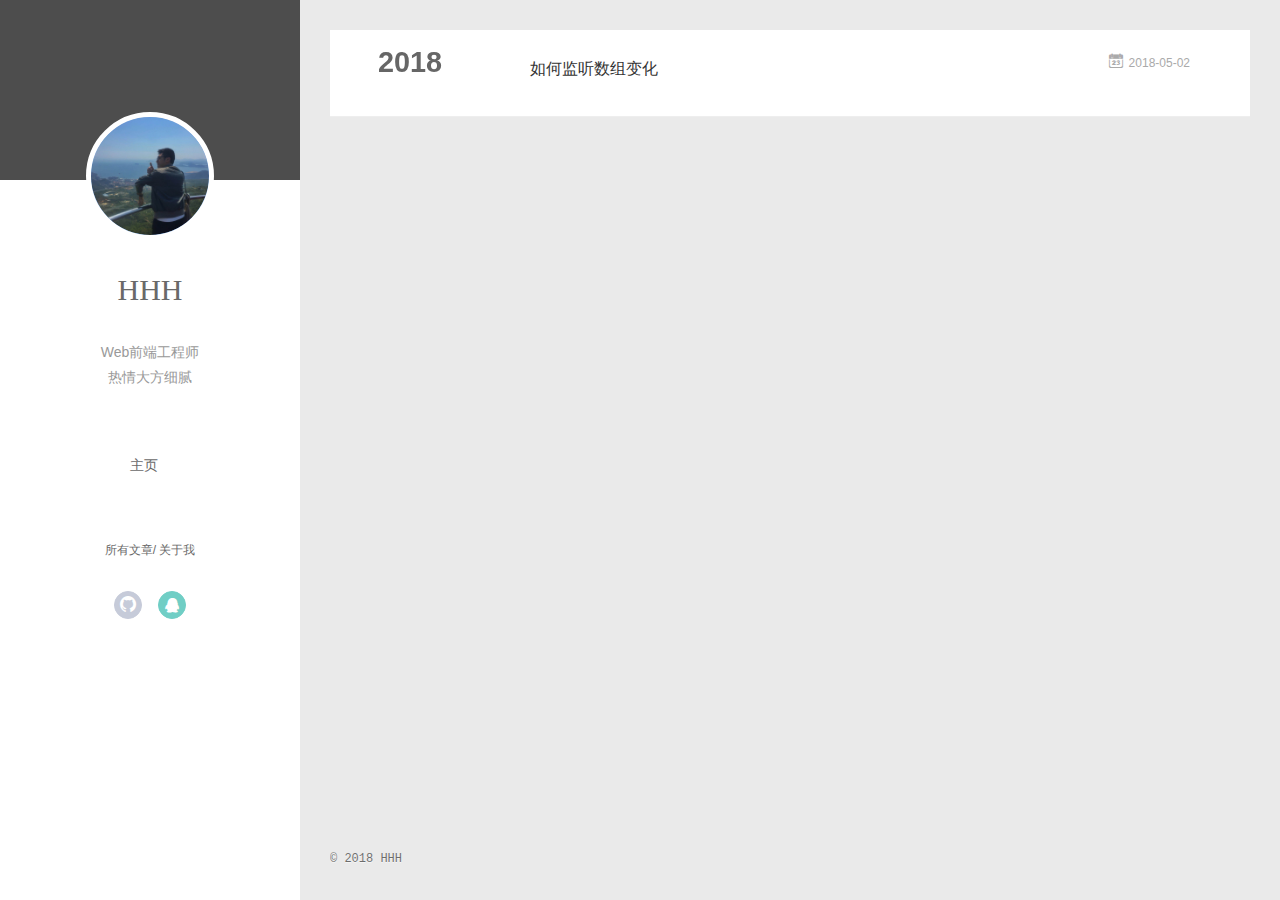
<file: archives/2018/05/index.html>
<!DOCTYPE html>
<html>
<head>
  <meta charset="utf-8">
  
  <meta name="renderer" content="webkit">
  <meta http-equiv="X-UA-Compatible" content="IE=edge" >
  <link rel="dns-prefetch" href="https://a298003154.github.io">
  <title>Archives: 2018/5 | HHH&#39;s Blog</title>
  <meta name="viewport" content="width=device-width, initial-scale=1, maximum-scale=1">
  <meta name="description" content="广工华立10级，就职于艾美，任前端工程师。擅长各项前端js技能，能快速上手开发应用。">
<meta name="keywords" content="前端,js,jquery,react,vue,dva,Ant Design,javascript,html5,开发者,程序猿,极客,编程,代码,IT网站,Developer,Coder,Geek,html,css,css3">
<meta property="og:type" content="website">
<meta property="og:title" content="HHH&#39;s Blog">
<meta property="og:url" content="https://a298003154.github.io/archives/2018/05/index.html">
<meta property="og:site_name" content="HHH&#39;s Blog">
<meta property="og:description" content="广工华立10级，就职于艾美，任前端工程师。擅长各项前端js技能，能快速上手开发应用。">
<meta property="og:locale" content="zh-CN">
<meta name="twitter:card" content="summary">
<meta name="twitter:title" content="HHH&#39;s Blog">
<meta name="twitter:description" content="广工华立10级，就职于艾美，任前端工程师。擅长各项前端js技能，能快速上手开发应用。">
  
    <link rel="alternative" href="/atom.xml" title="HHH&#39;s Blog" type="application/atom+xml">
  
  
    <link rel="icon" href="/favicon.png">
  
  <link rel="stylesheet" type="text/css" href="/./main.8c6a16.css">
  <style type="text/css">
  
    #container.show {
      background: linear-gradient(200deg,#a0cfe4,#e8c37e);
    }
  </style>
  

  

</head>

<body>
  <div id="container" q-class="show:isCtnShow">
    <canvas id="anm-canvas" class="anm-canvas"></canvas>
    <div class="left-col" q-class="show:isShow">
      
<div class="overlay" style="background: #4d4d4d"></div>
<div class="intrude-less">
	<header id="header" class="inner">
		<a href="/" class="profilepic">
			<img src="https://a298003154.github.io/img/avatar/avatar.jpg" class="js-avatar">
		</a>
		<hgroup>
		  <h1 class="header-author"><a href="/">HHH</a></h1>
		</hgroup>
		
		<ul class="header-subtitle">
      
        
          <li class="subtitle-content">Web前端工程师</li>
        
      
        
          <li class="subtitle-content">热情大方细腻</li>
        
      
        
      
    </ul>
		

		<nav class="header-menu">
			<ul>
			
				<li><a href="/">主页</a></li>
	        
			</ul>
		</nav>
		<nav class="header-smart-menu">
    		
    			
    			<a q-on="click: openSlider(e, 'innerArchive')" href="javascript:void(0)">所有文章</a>
    			
            
    			
    			<a q-on="click: openSlider(e, 'aboutme')" href="javascript:void(0)">关于我</a>
    			
            
		</nav>
		<nav class="header-nav">
			<div class="social">
				
					<a class="github" target="_blank" href="https://github.com/a298003154" title="github"><i class="icon-github"></i></a>
		        
					<a class="qq" target="_blank" href="tencent://AddContact/?fromId=45&fromSubId=1&subcmd=all&uin=298003154" title="qq"><i class="icon-qq"></i></a>
		        
			</div>
		</nav>
	</header>
</div>

    </div>
    <div class="mid-col" q-class="show:isShow,hide:isShow|isFalse">
      
<nav id="mobile-nav">
  	<div class="overlay js-overlay" style="background: #4d4d4d"></div>
	<div class="btnctn js-mobile-btnctn">
  		<div class="slider-trigger list" q-on="click: openSlider(e)"><i class="icon icon-sort"></i></div>
	</div>
	<div class="intrude-less">
		<header id="header" class="inner">
			<div class="profilepic">
				<img src="https://a298003154.github.io/img/avatar/avatar.jpg" class="js-avatar">
			</div>
			<hgroup>
			  <h1 class="header-author js-header-author">HHH</h1>
			</hgroup>
			
			<p class="header-subtitle"><i class="icon icon-quo-left"></i>Web前端工程师
热情大方细腻
<i class="icon icon-quo-right"></i></p>
			
			
			
				
			
			

			<nav class="header-nav">
				<div class="social">
					
						<a class="github" target="_blank" href="https://github.com/a298003154" title="github"><i class="icon-github"></i></a>
			        
						<a class="qq" target="_blank" href="tencent://AddContact/?fromId=45&fromSubId=1&subcmd=all&uin=298003154" title="qq"><i class="icon-qq"></i></a>
			        
				</div>
			</nav>

			<nav class="header-menu js-header-menu">
				<ul style="width: 50%">
				
				
					<li style="width: 100%"><a href="/">主页</a></li>
		        
				</ul>
			</nav>
		</header>
	</div>
	<div class="mobile-mask" style="display:none" q-show="isShow"></div>
</nav>

      <div id="wrapper" class="body-wrap">
        <div class="menu-l">
          <div class="canvas-wrap">
            <canvas data-colors="#eaeaea" data-sectionHeight="100" data-contentId="js-content" id="myCanvas1" class="anm-canvas"></canvas>
          </div>
          <div id="js-content" class="content-ll">
            
  
  
    
    
      
      
      <section class="archives-wrap">
        <div class="archive-year-wrap">
          <a href="/archives/2018" class="archive-year">2018</a>
        </div>
        <div class="archives">
    
    <article class="archive-article archive-type-post">
  <div class="archive-article-inner">
    <header class="archive-article-header">
      	<div class="article-meta">
	      	<a href="/2018/05/02/监听数组变化/" class="archive-article-date">
  	<time datetime="2018-05-02T04:01:18.000Z" itemprop="datePublished"><i class="icon-calendar icon"></i>2018-05-02</time>
</a>
        </div>
    	 
  
    <h1 itemprop="name">
      <a class="archive-article-title" href="/2018/05/02/监听数组变化/">如何监听数组变化</a>
    </h1>
  

        <div class="article-info info-on-right">
          

          

        </div>
        <div class="clearfix"></div>
    </header>
  </div>
</article>
  
  
    </div></section>
  

    


          </div>
        </div>
      </div>
      <footer id="footer">
  <div class="outer">
    <div id="footer-info">
    	<div class="footer-left">
    		&copy; 2018 HHH
    	</div>
      	<div class="footer-right">
      		<!-- <a href="http://hexo.io/" target="_blank">Hexo</a>  Theme <a href="https://github.com/litten/hexo-theme-yilia" target="_blank">Yilia</a> by Litten -->
      	</div>
    </div>
  </div>
</footer>

    </div>
    <script>
	var yiliaConfig = {
		mathjax: false,
		isHome: false,
		isPost: false,
		isArchive: true,
		isTag: false,
		isCategory: false,
		open_in_new: false,
		toc_hide_index: true,
		root: "/",
		innerArchive: true,
		showTags: false
	}
</script>

<script>!function(r){var e={};function i(t){if(e[t])return e[t].exports;var n=e[t]={exports:{},id:t,loaded:!1};return r[t].call(n.exports,n,n.exports,i),n.loaded=!0,n.exports}i.m=r,i.c=e,i.p="./",i(0)}([function(t,n,r){r(96),t.exports=r(422)},,,,,,,,,,,,,,,,,,,,,,,,,function(t,n){t.exports=function(t,n){t.classList?t.classList.add(n):t.className+=" "+n}},function(t,n){t.exports=function(t,n){if(t.classList)t.classList.remove(n);else{var r=new RegExp("(^|\\b)"+n.split(" ").join("|")+"(\\b|$)","gi");t.className=t.className.replace(r," ")}}},,function(t,n,r){"use strict";var e,i=r(29),l=(e=i)&&e.__esModule?e:{default:e};var h=function(){function n(t,n,r){return n||r?String.fromCharCode(n||r):o[t]||t}function r(t){return s[t]}var e=/&quot;|&lt;|&gt;|&amp;|&nbsp;|&apos;|&#(\d+);|&#(\d+)/g,i=/['<> "&]/g,o={"&quot;":'"',"&lt;":"<","&gt;":">","&amp;":"&","&nbsp;":" "},u=/\u00a0/g,c=/<br\s*\/?>/gi,f=/\r?\n/g,a=/\s/g,s={};for(var t in o)s[o[t]]=t;return o["&apos;"]="'",s["'"]="&#39;",{encode:function(t){return t?(""+t).replace(i,r).replace(f,"<br/>").replace(a,"&nbsp;"):""},decode:function(t){return t?(""+t).replace(c,"\n").replace(e,n).replace(u," "):""},encodeBase16:function(t){if(!t)return t;for(var n=[],r=0,e=(t+="").length;r<e;r++)n.push(t.charCodeAt(r).toString(16).toUpperCase());return n.join("")},encodeBase16forJSON:function(t){if(!t)return t;for(var n=[],r=0,e=(t=t.replace(/[\u4E00-\u9FBF]/gi,function(t){return escape(t).replace("%u","\\u")})).length;r<e;r++)n.push(t.charCodeAt(r).toString(16).toUpperCase());return n.join("")},decodeBase16:function(t){if(!t)return t;for(var n=[],r=0,e=(t+="").length;r<e;r+=2)n.push(String.fromCharCode("0x"+t.slice(r,r+2)));return n.join("")},encodeObject:function(t){if(t instanceof Array)for(var n=0,r=t.length;n<r;n++)t[n]=h.encodeObject(t[n]);else if("object"==(void 0===t?"undefined":(0,l.default)(t)))for(var e in t)t[e]=h.encodeObject(t[e]);else if("string"==typeof t)return h.encode(t);return t},loadScript:function(t){var n=document.createElement("script");document.getElementsByTagName("body")[0].appendChild(n),n.setAttribute("src",t)},addLoadEvent:function(t){var n=window.onload;"function"!=typeof window.onload?window.onload=t:window.onload=function(){n(),t()}}}}();t.exports=h},function(t,n,r){"use strict";n.__esModule=!0;var e=u(r(30)),i=u(r(81)),o="function"==typeof i.default&&"symbol"==typeof e.default?function(t){return typeof t}:function(t){return t&&"function"==typeof i.default&&t.constructor===i.default&&t!==i.default.prototype?"symbol":typeof t};function u(t){return t&&t.__esModule?t:{default:t}}n.default="function"==typeof i.default&&"symbol"===o(e.default)?function(t){return void 0===t?"undefined":o(t)}:function(t){return t&&"function"==typeof i.default&&t.constructor===i.default&&t!==i.default.prototype?"symbol":void 0===t?"undefined":o(t)}},function(t,n,r){t.exports={default:r(31),__esModule:!0}},function(t,n,r){r(32),r(76),t.exports=r(80).f("iterator")},function(t,n,r){"use strict";var e=r(33)(!0);r(36)(String,"String",function(t){this._t=String(t),this._i=0},function(){var t,n=this._t,r=this._i;return r>=n.length?{value:void 0,done:!0}:(t=e(n,r),this._i+=t.length,{value:t,done:!1})})},function(t,n,r){var f=r(34),a=r(35);t.exports=function(c){return function(t,n){var r,e,i=String(a(t)),o=f(n),u=i.length;return o<0||u<=o?c?"":void 0:(r=i.charCodeAt(o))<55296||56319<r||o+1===u||(e=i.charCodeAt(o+1))<56320||57343<e?c?i.charAt(o):r:c?i.slice(o,o+2):e-56320+(r-55296<<10)+65536}}},function(t,n){var r=Math.ceil,e=Math.floor;t.exports=function(t){return isNaN(t=+t)?0:(0<t?e:r)(t)}},function(t,n){t.exports=function(t){if(null==t)throw TypeError("Can't call method on  "+t);return t}},function(t,n,r){"use strict";var m=r(37),x=r(38),S=r(53),w=r(43),_=r(54),O=r(55),E=r(56),M=r(72),P=r(74),j=r(73)("iterator"),F=!([].keys&&"next"in[].keys()),A="values",L=function(){return this};t.exports=function(t,n,r,e,i,o,u){E(r,n,e);var c,f,a,s=function(t){if(!F&&t in p)return p[t];switch(t){case"keys":case A:return function(){return new r(this,t)}}return function(){return new r(this,t)}},l=n+" Iterator",h=i==A,v=!1,p=t.prototype,d=p[j]||p["@@iterator"]||i&&p[i],y=!F&&d||s(i),g=i?h?s("entries"):y:void 0,b="Array"==n&&p.entries||d;if(b&&(a=P(b.call(new t)))!==Object.prototype&&a.next&&(M(a,l,!0),m||_(a,j)||w(a,j,L)),h&&d&&d.name!==A&&(v=!0,y=function(){return d.call(this)}),m&&!u||!F&&!v&&p[j]||w(p,j,y),O[n]=y,O[l]=L,i)if(c={values:h?y:s(A),keys:o?y:s("keys"),entries:g},u)for(f in c)f in p||S(p,f,c[f]);else x(x.P+x.F*(F||v),n,c);return c}},function(t,n){t.exports=!0},function(t,n,r){var d=r(39),y=r(40),g=r(41),b=r(43),m="prototype",x=function(t,n,r){var e,i,o,u=t&x.F,c=t&x.G,f=t&x.S,a=t&x.P,s=t&x.B,l=t&x.W,h=c?y:y[n]||(y[n]={}),v=h[m],p=c?d:f?d[n]:(d[n]||{})[m];for(e in c&&(r=n),r)(i=!u&&p&&void 0!==p[e])&&e in h||(o=i?p[e]:r[e],h[e]=c&&"function"!=typeof p[e]?r[e]:s&&i?g(o,d):l&&p[e]==o?function(e){var t=function(t,n,r){if(this instanceof e){switch(arguments.length){case 0:return new e;case 1:return new e(t);case 2:return new e(t,n)}return new e(t,n,r)}return e.apply(this,arguments)};return t[m]=e[m],t}(o):a&&"function"==typeof o?g(Function.call,o):o,a&&((h.virtual||(h.virtual={}))[e]=o,t&x.R&&v&&!v[e]&&b(v,e,o)))};x.F=1,x.G=2,x.S=4,x.P=8,x.B=16,x.W=32,x.U=64,x.R=128,t.exports=x},function(t,n){var r=t.exports="undefined"!=typeof window&&window.Math==Math?window:"undefined"!=typeof self&&self.Math==Math?self:Function("return this")();"number"==typeof __g&&(__g=r)},function(t,n){var r=t.exports={version:"2.5.3"};"number"==typeof __e&&(__e=r)},function(t,n,r){var o=r(42);t.exports=function(e,i,t){if(o(e),void 0===i)return e;switch(t){case 1:return function(t){return e.call(i,t)};case 2:return function(t,n){return e.call(i,t,n)};case 3:return function(t,n,r){return e.call(i,t,n,r)}}return function(){return e.apply(i,arguments)}}},function(t,n){t.exports=function(t){if("function"!=typeof t)throw TypeError(t+" is not a function!");return t}},function(t,n,r){var e=r(44),i=r(52);t.exports=r(48)?function(t,n,r){return e.f(t,n,i(1,r))}:function(t,n,r){return t[n]=r,t}},function(t,n,r){var e=r(45),i=r(47),o=r(51),u=Object.defineProperty;n.f=r(48)?Object.defineProperty:function(t,n,r){if(e(t),n=o(n,!0),e(r),i)try{return u(t,n,r)}catch(t){}if("get"in r||"set"in r)throw TypeError("Accessors not supported!");return"value"in r&&(t[n]=r.value),t}},function(t,n,r){var e=r(46);t.exports=function(t){if(!e(t))throw TypeError(t+" is not an object!");return t}},function(t,n){t.exports=function(t){return"object"==typeof t?null!==t:"function"==typeof t}},function(t,n,r){t.exports=!r(48)&&!r(49)(function(){return 7!=Object.defineProperty(r(50)("div"),"a",{get:function(){return 7}}).a})},function(t,n,r){t.exports=!r(49)(function(){return 7!=Object.defineProperty({},"a",{get:function(){return 7}}).a})},function(t,n){t.exports=function(t){try{return!!t()}catch(t){return!0}}},function(t,n,r){var e=r(46),i=r(39).document,o=e(i)&&e(i.createElement);t.exports=function(t){return o?i.createElement(t):{}}},function(t,n,r){var i=r(46);t.exports=function(t,n){if(!i(t))return t;var r,e;if(n&&"function"==typeof(r=t.toString)&&!i(e=r.call(t)))return e;if("function"==typeof(r=t.valueOf)&&!i(e=r.call(t)))return e;if(!n&&"function"==typeof(r=t.toString)&&!i(e=r.call(t)))return e;throw TypeError("Can't convert object to primitive value")}},function(t,n){t.exports=function(t,n){return{enumerable:!(1&t),configurable:!(2&t),writable:!(4&t),value:n}}},function(t,n,r){t.exports=r(43)},function(t,n){var r={}.hasOwnProperty;t.exports=function(t,n){return r.call(t,n)}},function(t,n){t.exports={}},function(t,n,r){"use strict";var e=r(57),i=r(52),o=r(72),u={};r(43)(u,r(73)("iterator"),function(){return this}),t.exports=function(t,n,r){t.prototype=e(u,{next:i(1,r)}),o(t,n+" Iterator")}},function(t,n,e){var i=e(45),o=e(58),u=e(70),c=e(67)("IE_PROTO"),f=function(){},a="prototype",s=function(){var t,n=e(50)("iframe"),r=u.length;for(n.style.display="none",e(71).appendChild(n),n.src="javascript:",(t=n.contentWindow.document).open(),t.write("<script>document.F=Object<\/script>"),t.close(),s=t.F;r--;)delete s[a][u[r]];return s()};t.exports=Object.create||function(t,n){var r;return null!==t?(f[a]=i(t),r=new f,f[a]=null,r[c]=t):r=s(),void 0===n?r:o(r,n)}},function(t,n,r){var u=r(44),c=r(45),f=r(59);t.exports=r(48)?Object.defineProperties:function(t,n){c(t);for(var r,e=f(n),i=e.length,o=0;o<i;)u.f(t,r=e[o++],n[r]);return t}},function(t,n,r){var e=r(60),i=r(70);t.exports=Object.keys||function(t){return e(t,i)}},function(t,n,r){var u=r(54),c=r(61),f=r(64)(!1),a=r(67)("IE_PROTO");t.exports=function(t,n){var r,e=c(t),i=0,o=[];for(r in e)r!=a&&u(e,r)&&o.push(r);for(;n.length>i;)u(e,r=n[i++])&&(~f(o,r)||o.push(r));return o}},function(t,n,r){var e=r(62),i=r(35);t.exports=function(t){return e(i(t))}},function(t,n,r){var e=r(63);t.exports=Object("z").propertyIsEnumerable(0)?Object:function(t){return"String"==e(t)?t.split(""):Object(t)}},function(t,n){var r={}.toString;t.exports=function(t){return r.call(t).slice(8,-1)}},function(t,n,r){var f=r(61),a=r(65),s=r(66);t.exports=function(c){return function(t,n,r){var e,i=f(t),o=a(i.length),u=s(r,o);if(c&&n!=n){for(;u<o;)if((e=i[u++])!=e)return!0}else for(;u<o;u++)if((c||u in i)&&i[u]===n)return c||u||0;return!c&&-1}}},function(t,n,r){var e=r(34),i=Math.min;t.exports=function(t){return 0<t?i(e(t),9007199254740991):0}},function(t,n,r){var e=r(34),i=Math.max,o=Math.min;t.exports=function(t,n){return(t=e(t))<0?i(t+n,0):o(t,n)}},function(t,n,r){var e=r(68)("keys"),i=r(69);t.exports=function(t){return e[t]||(e[t]=i(t))}},function(t,n,r){var e=r(39),i="__core-js_shared__",o=e[i]||(e[i]={});t.exports=function(t){return o[t]||(o[t]={})}},function(t,n){var r=0,e=Math.random();t.exports=function(t){return"Symbol(".concat(void 0===t?"":t,")_",(++r+e).toString(36))}},function(t,n){t.exports="constructor,hasOwnProperty,isPrototypeOf,propertyIsEnumerable,toLocaleString,toString,valueOf".split(",")},function(t,n,r){var e=r(39).document;t.exports=e&&e.documentElement},function(t,n,r){var e=r(44).f,i=r(54),o=r(73)("toStringTag");t.exports=function(t,n,r){t&&!i(t=r?t:t.prototype,o)&&e(t,o,{configurable:!0,value:n})}},function(t,n,r){var e=r(68)("wks"),i=r(69),o=r(39).Symbol,u="function"==typeof o;(t.exports=function(t){return e[t]||(e[t]=u&&o[t]||(u?o:i)("Symbol."+t))}).store=e},function(t,n,r){var e=r(54),i=r(75),o=r(67)("IE_PROTO"),u=Object.prototype;t.exports=Object.getPrototypeOf||function(t){return t=i(t),e(t,o)?t[o]:"function"==typeof t.constructor&&t instanceof t.constructor?t.constructor.prototype:t instanceof Object?u:null}},function(t,n,r){var e=r(35);t.exports=function(t){return Object(e(t))}},function(t,n,r){r(77);for(var e=r(39),i=r(43),o=r(55),u=r(73)("toStringTag"),c="CSSRuleList,CSSStyleDeclaration,CSSValueList,ClientRectList,DOMRectList,DOMStringList,DOMTokenList,DataTransferItemList,FileList,HTMLAllCollection,HTMLCollection,HTMLFormElement,HTMLSelectElement,MediaList,MimeTypeArray,NamedNodeMap,NodeList,PaintRequestList,Plugin,PluginArray,SVGLengthList,SVGNumberList,SVGPathSegList,SVGPointList,SVGStringList,SVGTransformList,SourceBufferList,StyleSheetList,TextTrackCueList,TextTrackList,TouchList".split(","),f=0;f<c.length;f++){var a=c[f],s=e[a],l=s&&s.prototype;l&&!l[u]&&i(l,u,a),o[a]=o.Array}},function(t,n,r){"use strict";var e=r(78),i=r(79),o=r(55),u=r(61);t.exports=r(36)(Array,"Array",function(t,n){this._t=u(t),this._i=0,this._k=n},function(){var t=this._t,n=this._k,r=this._i++;return!t||r>=t.length?(this._t=void 0,i(1)):i(0,"keys"==n?r:"values"==n?t[r]:[r,t[r]])},"values"),o.Arguments=o.Array,e("keys"),e("values"),e("entries")},function(t,n){t.exports=function(){}},function(t,n){t.exports=function(t,n){return{value:n,done:!!t}}},function(t,n,r){n.f=r(73)},function(t,n,r){t.exports={default:r(82),__esModule:!0}},function(t,n,r){r(83),r(93),r(94),r(95),t.exports=r(40).Symbol},function(t,n,r){"use strict";var e=r(39),u=r(54),i=r(48),o=r(38),c=r(53),f=r(84).KEY,a=r(49),s=r(68),l=r(72),h=r(69),v=r(73),p=r(80),d=r(85),y=r(86),g=r(89),b=r(45),m=r(46),x=r(61),S=r(51),w=r(52),_=r(57),O=r(90),E=r(92),M=r(44),P=r(59),j=E.f,F=M.f,A=O.f,L=e.Symbol,N=e.JSON,T=N&&N.stringify,I="prototype",k=v("_hidden"),R=v("toPrimitive"),C={}.propertyIsEnumerable,D=s("symbol-registry"),G=s("symbols"),W=s("op-symbols"),U=Object[I],V="function"==typeof L,B=e.QObject,q=!B||!B[I]||!B[I].findChild,z=i&&a(function(){return 7!=_(F({},"a",{get:function(){return F(this,"a",{value:7}).a}})).a})?function(t,n,r){var e=j(U,n);e&&delete U[n],F(t,n,r),e&&t!==U&&F(U,n,e)}:F,K=function(t){var n=G[t]=_(L[I]);return n._k=t,n},H=V&&"symbol"==typeof L.iterator?function(t){return"symbol"==typeof t}:function(t){return t instanceof L},J=function(t,n,r){return t===U&&J(W,n,r),b(t),n=S(n,!0),b(r),u(G,n)?(r.enumerable?(u(t,k)&&t[k][n]&&(t[k][n]=!1),r=_(r,{enumerable:w(0,!1)})):(u(t,k)||F(t,k,w(1,{})),t[k][n]=!0),z(t,n,r)):F(t,n,r)},Y=function(t,n){b(t);for(var r,e=y(n=x(n)),i=0,o=e.length;i<o;)J(t,r=e[i++],n[r]);return t},$=function(t){var n=C.call(this,t=S(t,!0));return!(this===U&&u(G,t)&&!u(W,t))&&(!(n||!u(this,t)||!u(G,t)||u(this,k)&&this[k][t])||n)},X=function(t,n){if(t=x(t),n=S(n,!0),t!==U||!u(G,n)||u(W,n)){var r=j(t,n);return!r||!u(G,n)||u(t,k)&&t[k][n]||(r.enumerable=!0),r}},Q=function(t){for(var n,r=A(x(t)),e=[],i=0;r.length>i;)u(G,n=r[i++])||n==k||n==f||e.push(n);return e},Z=function(t){for(var n,r=t===U,e=A(r?W:x(t)),i=[],o=0;e.length>o;)!u(G,n=e[o++])||r&&!u(U,n)||i.push(G[n]);return i};V||(c((L=function(){if(this instanceof L)throw TypeError("Symbol is not a constructor!");var n=h(0<arguments.length?arguments[0]:void 0),r=function(t){this===U&&r.call(W,t),u(this,k)&&u(this[k],n)&&(this[k][n]=!1),z(this,n,w(1,t))};return i&&q&&z(U,n,{configurable:!0,set:r}),K(n)})[I],"toString",function(){return this._k}),E.f=X,M.f=J,r(91).f=O.f=Q,r(88).f=$,r(87).f=Z,i&&!r(37)&&c(U,"propertyIsEnumerable",$,!0),p.f=function(t){return K(v(t))}),o(o.G+o.W+o.F*!V,{Symbol:L});for(var tt="hasInstance,isConcatSpreadable,iterator,match,replace,search,species,split,toPrimitive,toStringTag,unscopables".split(","),nt=0;tt.length>nt;)v(tt[nt++]);for(var rt=P(v.store),et=0;rt.length>et;)d(rt[et++]);o(o.S+o.F*!V,"Symbol",{for:function(t){return u(D,t+="")?D[t]:D[t]=L(t)},keyFor:function(t){if(!H(t))throw TypeError(t+" is not a symbol!");for(var n in D)if(D[n]===t)return n},useSetter:function(){q=!0},useSimple:function(){q=!1}}),o(o.S+o.F*!V,"Object",{create:function(t,n){return void 0===n?_(t):Y(_(t),n)},defineProperty:J,defineProperties:Y,getOwnPropertyDescriptor:X,getOwnPropertyNames:Q,getOwnPropertySymbols:Z}),N&&o(o.S+o.F*(!V||a(function(){var t=L();return"[null]"!=T([t])||"{}"!=T({a:t})||"{}"!=T(Object(t))})),"JSON",{stringify:function(t){for(var n,r,e=[t],i=1;arguments.length>i;)e.push(arguments[i++]);if(r=n=e[1],(m(n)||void 0!==t)&&!H(t))return g(n)||(n=function(t,n){if("function"==typeof r&&(n=r.call(this,t,n)),!H(n))return n}),e[1]=n,T.apply(N,e)}}),L[I][R]||r(43)(L[I],R,L[I].valueOf),l(L,"Symbol"),l(Math,"Math",!0),l(e.JSON,"JSON",!0)},function(t,n,r){var e=r(69)("meta"),i=r(46),o=r(54),u=r(44).f,c=0,f=Object.isExtensible||function(){return!0},a=!r(49)(function(){return f(Object.preventExtensions({}))}),s=function(t){u(t,e,{value:{i:"O"+ ++c,w:{}}})},l=t.exports={KEY:e,NEED:!1,fastKey:function(t,n){if(!i(t))return"symbol"==typeof t?t:("string"==typeof t?"S":"P")+t;if(!o(t,e)){if(!f(t))return"F";if(!n)return"E";s(t)}return t[e].i},getWeak:function(t,n){if(!o(t,e)){if(!f(t))return!0;if(!n)return!1;s(t)}return t[e].w},onFreeze:function(t){return a&&l.NEED&&f(t)&&!o(t,e)&&s(t),t}}},function(t,n,r){var e=r(39),i=r(40),o=r(37),u=r(80),c=r(44).f;t.exports=function(t){var n=i.Symbol||(i.Symbol=o?{}:e.Symbol||{});"_"==t.charAt(0)||t in n||c(n,t,{value:u.f(t)})}},function(t,n,r){var c=r(59),f=r(87),a=r(88);t.exports=function(t){var n=c(t),r=f.f;if(r)for(var e,i=r(t),o=a.f,u=0;i.length>u;)o.call(t,e=i[u++])&&n.push(e);return n}},function(t,n){n.f=Object.getOwnPropertySymbols},function(t,n){n.f={}.propertyIsEnumerable},function(t,n,r){var e=r(63);t.exports=Array.isArray||function(t){return"Array"==e(t)}},function(t,n,r){var e=r(61),i=r(91).f,o={}.toString,u="object"==typeof window&&window&&Object.getOwnPropertyNames?Object.getOwnPropertyNames(window):[];t.exports.f=function(t){return u&&"[object Window]"==o.call(t)?function(t){try{return i(t)}catch(t){return u.slice()}}(t):i(e(t))}},function(t,n,r){var e=r(60),i=r(70).concat("length","prototype");n.f=Object.getOwnPropertyNames||function(t){return e(t,i)}},function(t,n,r){var e=r(88),i=r(52),o=r(61),u=r(51),c=r(54),f=r(47),a=Object.getOwnPropertyDescriptor;n.f=r(48)?a:function(t,n){if(t=o(t),n=u(n,!0),f)try{return a(t,n)}catch(t){}if(c(t,n))return i(!e.f.call(t,n),t[n])}},function(t,n){},function(t,n,r){r(85)("asyncIterator")},function(t,n,r){r(85)("observable")},function(t,n,r){(function(t){"use strict";if(r(97),r(418),r(419),t._babelPolyfill)throw new Error("only one instance of babel-polyfill is allowed");t._babelPolyfill=!0;var e="defineProperty";function n(t,n,r){t[n]||Object[e](t,n,{writable:!0,configurable:!0,value:r})}n(String.prototype,"padLeft","".padStart),n(String.prototype,"padRight","".padEnd),"pop,reverse,shift,keys,values,entries,indexOf,every,some,forEach,map,filter,find,findIndex,includes,join,slice,concat,push,splice,unshift,sort,lastIndexOf,reduce,reduceRight,copyWithin,fill".split(",").forEach(function(t){[][t]&&n(Array,t,Function.call.bind([][t]))})}).call(n,function(){return this}())},function(t,n,r){r(98),r(146),r(147),r(148),r(149),r(151),r(154),r(155),r(156),r(157),r(158),r(159),r(160),r(161),r(162),r(164),r(166),r(168),r(170),r(173),r(174),r(175),r(179),r(181),r(183),r(186),r(187),r(188),r(189),r(191),r(192),r(193),r(194),r(195),r(196),r(197),r(199),r(200),r(201),r(203),r(204),r(205),r(207),r(209),r(210),r(211),r(212),r(213),r(214),r(215),r(216),r(217),r(218),r(219),r(220),r(221),r(226),r(227),r(231),r(232),r(233),r(234),r(236),r(237),r(238),r(239),r(240),r(241),r(242),r(243),r(244),r(245),r(246),r(247),r(248),r(249),r(250),r(252),r(253),r(255),r(256),r(262),r(263),r(265),r(266),r(267),r(271),r(272),r(273),r(274),r(275),r(277),r(278),r(279),r(280),r(283),r(285),r(286),r(287),r(289),r(291),r(293),r(294),r(295),r(297),r(298),r(299),r(300),r(310),r(314),r(315),r(317),r(318),r(322),r(323),r(325),r(326),r(327),r(328),r(329),r(330),r(331),r(332),r(333),r(334),r(335),r(336),r(337),r(338),r(339),r(340),r(341),r(342),r(343),r(345),r(346),r(347),r(348),r(349),r(351),r(352),r(353),r(356),r(357),r(358),r(359),r(360),r(361),r(362),r(363),r(365),r(366),r(368),r(369),r(370),r(371),r(374),r(375),r(377),r(378),r(379),r(380),r(382),r(383),r(384),r(385),r(386),r(387),r(388),r(389),r(390),r(391),r(393),r(394),r(395),r(396),r(397),r(398),r(399),r(400),r(401),r(402),r(403),r(405),r(406),r(407),r(408),r(409),r(410),r(411),r(412),r(413),r(414),r(415),r(416),r(417),t.exports=r(104)},function(t,n,r){"use strict";var e=r(99),u=r(100),i=r(101),o=r(103),c=r(113),f=r(117).KEY,a=r(102),s=r(118),l=r(119),h=r(114),v=r(120),p=r(121),d=r(122),y=r(124),g=r(139),b=r(107),m=r(108),x=r(127),S=r(111),w=r(112),_=r(140),O=r(143),E=r(145),M=r(106),P=r(125),j=E.f,F=M.f,A=O.f,L=e.Symbol,N=e.JSON,T=N&&N.stringify,I="prototype",k=v("_hidden"),R=v("toPrimitive"),C={}.propertyIsEnumerable,D=s("symbol-registry"),G=s("symbols"),W=s("op-symbols"),U=Object[I],V="function"==typeof L,B=e.QObject,q=!B||!B[I]||!B[I].findChild,z=i&&a(function(){return 7!=_(F({},"a",{get:function(){return F(this,"a",{value:7}).a}})).a})?function(t,n,r){var e=j(U,n);e&&delete U[n],F(t,n,r),e&&t!==U&&F(U,n,e)}:F,K=function(t){var n=G[t]=_(L[I]);return n._k=t,n},H=V&&"symbol"==typeof L.iterator?function(t){return"symbol"==typeof t}:function(t){return t instanceof L},J=function(t,n,r){return t===U&&J(W,n,r),b(t),n=S(n,!0),b(r),u(G,n)?(r.enumerable?(u(t,k)&&t[k][n]&&(t[k][n]=!1),r=_(r,{enumerable:w(0,!1)})):(u(t,k)||F(t,k,w(1,{})),t[k][n]=!0),z(t,n,r)):F(t,n,r)},Y=function(t,n){b(t);for(var r,e=y(n=x(n)),i=0,o=e.length;i<o;)J(t,r=e[i++],n[r]);return t},$=function(t){var n=C.call(this,t=S(t,!0));return!(this===U&&u(G,t)&&!u(W,t))&&(!(n||!u(this,t)||!u(G,t)||u(this,k)&&this[k][t])||n)},X=function(t,n){if(t=x(t),n=S(n,!0),t!==U||!u(G,n)||u(W,n)){var r=j(t,n);return!r||!u(G,n)||u(t,k)&&t[k][n]||(r.enumerable=!0),r}},Q=function(t){for(var n,r=A(x(t)),e=[],i=0;r.length>i;)u(G,n=r[i++])||n==k||n==f||e.push(n);return e},Z=function(t){for(var n,r=t===U,e=A(r?W:x(t)),i=[],o=0;e.length>o;)!u(G,n=e[o++])||r&&!u(U,n)||i.push(G[n]);return i};V||(c((L=function(){if(this instanceof L)throw TypeError("Symbol is not a constructor!");var n=h(0<arguments.length?arguments[0]:void 0),r=function(t){this===U&&r.call(W,t),u(this,k)&&u(this[k],n)&&(this[k][n]=!1),z(this,n,w(1,t))};return i&&q&&z(U,n,{configurable:!0,set:r}),K(n)})[I],"toString",function(){return this._k}),E.f=X,M.f=J,r(144).f=O.f=Q,r(138).f=$,r(137).f=Z,i&&!r(123)&&c(U,"propertyIsEnumerable",$,!0),p.f=function(t){return K(v(t))}),o(o.G+o.W+o.F*!V,{Symbol:L});for(var tt="hasInstance,isConcatSpreadable,iterator,match,replace,search,species,split,toPrimitive,toStringTag,unscopables".split(","),nt=0;tt.length>nt;)v(tt[nt++]);for(var rt=P(v.store),et=0;rt.length>et;)d(rt[et++]);o(o.S+o.F*!V,"Symbol",{for:function(t){return u(D,t+="")?D[t]:D[t]=L(t)},keyFor:function(t){if(!H(t))throw TypeError(t+" is not a symbol!");for(var n in D)if(D[n]===t)return n},useSetter:function(){q=!0},useSimple:function(){q=!1}}),o(o.S+o.F*!V,"Object",{create:function(t,n){return void 0===n?_(t):Y(_(t),n)},defineProperty:J,defineProperties:Y,getOwnPropertyDescriptor:X,getOwnPropertyNames:Q,getOwnPropertySymbols:Z}),N&&o(o.S+o.F*(!V||a(function(){var t=L();return"[null]"!=T([t])||"{}"!=T({a:t})||"{}"!=T(Object(t))})),"JSON",{stringify:function(t){for(var n,r,e=[t],i=1;arguments.length>i;)e.push(arguments[i++]);if(r=n=e[1],(m(n)||void 0!==t)&&!H(t))return g(n)||(n=function(t,n){if("function"==typeof r&&(n=r.call(this,t,n)),!H(n))return n}),e[1]=n,T.apply(N,e)}}),L[I][R]||r(105)(L[I],R,L[I].valueOf),l(L,"Symbol"),l(Math,"Math",!0),l(e.JSON,"JSON",!0)},function(t,n){var r=t.exports="undefined"!=typeof window&&window.Math==Math?window:"undefined"!=typeof self&&self.Math==Math?self:Function("return this")();"number"==typeof __g&&(__g=r)},function(t,n){var r={}.hasOwnProperty;t.exports=function(t,n){return r.call(t,n)}},function(t,n,r){t.exports=!r(102)(function(){return 7!=Object.defineProperty({},"a",{get:function(){return 7}}).a})},function(t,n){t.exports=function(t){try{return!!t()}catch(t){return!0}}},function(t,n,r){var d=r(99),y=r(104),g=r(105),b=r(113),m=r(115),x="prototype",S=function(t,n,r){var e,i,o,u,c=t&S.F,f=t&S.G,a=t&S.S,s=t&S.P,l=t&S.B,h=f?d:a?d[n]||(d[n]={}):(d[n]||{})[x],v=f?y:y[n]||(y[n]={}),p=v[x]||(v[x]={});for(e in f&&(r=n),r)o=((i=!c&&h&&void 0!==h[e])?h:r)[e],u=l&&i?m(o,d):s&&"function"==typeof o?m(Function.call,o):o,h&&b(h,e,o,t&S.U),v[e]!=o&&g(v,e,u),s&&p[e]!=o&&(p[e]=o)};d.core=y,S.F=1,S.G=2,S.S=4,S.P=8,S.B=16,S.W=32,S.U=64,S.R=128,t.exports=S},function(t,n){var r=t.exports={version:"2.5.3"};"number"==typeof __e&&(__e=r)},function(t,n,r){var e=r(106),i=r(112);t.exports=r(101)?function(t,n,r){return e.f(t,n,i(1,r))}:function(t,n,r){return t[n]=r,t}},function(t,n,r){var e=r(107),i=r(109),o=r(111),u=Object.defineProperty;n.f=r(101)?Object.defineProperty:function(t,n,r){if(e(t),n=o(n,!0),e(r),i)try{return u(t,n,r)}catch(t){}if("get"in r||"set"in r)throw TypeError("Accessors not supported!");return"value"in r&&(t[n]=r.value),t}},function(t,n,r){var e=r(108);t.exports=function(t){if(!e(t))throw TypeError(t+" is not an object!");return t}},function(t,n){t.exports=function(t){return"object"==typeof t?null!==t:"function"==typeof t}},function(t,n,r){t.exports=!r(101)&&!r(102)(function(){return 7!=Object.defineProperty(r(110)("div"),"a",{get:function(){return 7}}).a})},function(t,n,r){var e=r(108),i=r(99).document,o=e(i)&&e(i.createElement);t.exports=function(t){return o?i.createElement(t):{}}},function(t,n,r){var i=r(108);t.exports=function(t,n){if(!i(t))return t;var r,e;if(n&&"function"==typeof(r=t.toString)&&!i(e=r.call(t)))return e;if("function"==typeof(r=t.valueOf)&&!i(e=r.call(t)))return e;if(!n&&"function"==typeof(r=t.toString)&&!i(e=r.call(t)))return e;throw TypeError("Can't convert object to primitive value")}},function(t,n){t.exports=function(t,n){return{enumerable:!(1&t),configurable:!(2&t),writable:!(4&t),value:n}}},function(t,n,r){var o=r(99),u=r(105),c=r(100),f=r(114)("src"),e="toString",i=Function[e],a=(""+i).split(e);r(104).inspectSource=function(t){return i.call(t)},(t.exports=function(t,n,r,e){var i="function"==typeof r;i&&(c(r,"name")||u(r,"name",n)),t[n]!==r&&(i&&(c(r,f)||u(r,f,t[n]?""+t[n]:a.join(String(n)))),t===o?t[n]=r:e?t[n]?t[n]=r:u(t,n,r):(delete t[n],u(t,n,r)))})(Function.prototype,e,function(){return"function"==typeof this&&this[f]||i.call(this)})},function(t,n){var r=0,e=Math.random();t.exports=function(t){return"Symbol(".concat(void 0===t?"":t,")_",(++r+e).toString(36))}},function(t,n,r){var o=r(116);t.exports=function(e,i,t){if(o(e),void 0===i)return e;switch(t){case 1:return function(t){return e.call(i,t)};case 2:return function(t,n){return e.call(i,t,n)};case 3:return function(t,n,r){return e.call(i,t,n,r)}}return function(){return e.apply(i,arguments)}}},function(t,n){t.exports=function(t){if("function"!=typeof t)throw TypeError(t+" is not a function!");return t}},function(t,n,r){var e=r(114)("meta"),i=r(108),o=r(100),u=r(106).f,c=0,f=Object.isExtensible||function(){return!0},a=!r(102)(function(){return f(Object.preventExtensions({}))}),s=function(t){u(t,e,{value:{i:"O"+ ++c,w:{}}})},l=t.exports={KEY:e,NEED:!1,fastKey:function(t,n){if(!i(t))return"symbol"==typeof t?t:("string"==typeof t?"S":"P")+t;if(!o(t,e)){if(!f(t))return"F";if(!n)return"E";s(t)}return t[e].i},getWeak:function(t,n){if(!o(t,e)){if(!f(t))return!0;if(!n)return!1;s(t)}return t[e].w},onFreeze:function(t){return a&&l.NEED&&f(t)&&!o(t,e)&&s(t),t}}},function(t,n,r){var e=r(99),i="__core-js_shared__",o=e[i]||(e[i]={});t.exports=function(t){return o[t]||(o[t]={})}},function(t,n,r){var e=r(106).f,i=r(100),o=r(120)("toStringTag");t.exports=function(t,n,r){t&&!i(t=r?t:t.prototype,o)&&e(t,o,{configurable:!0,value:n})}},function(t,n,r){var e=r(118)("wks"),i=r(114),o=r(99).Symbol,u="function"==typeof o;(t.exports=function(t){return e[t]||(e[t]=u&&o[t]||(u?o:i)("Symbol."+t))}).store=e},function(t,n,r){n.f=r(120)},function(t,n,r){var e=r(99),i=r(104),o=r(123),u=r(121),c=r(106).f;t.exports=function(t){var n=i.Symbol||(i.Symbol=o?{}:e.Symbol||{});"_"==t.charAt(0)||t in n||c(n,t,{value:u.f(t)})}},function(t,n){t.exports=!1},function(t,n,r){var c=r(125),f=r(137),a=r(138);t.exports=function(t){var n=c(t),r=f.f;if(r)for(var e,i=r(t),o=a.f,u=0;i.length>u;)o.call(t,e=i[u++])&&n.push(e);return n}},function(t,n,r){var e=r(126),i=r(136);t.exports=Object.keys||function(t){return e(t,i)}},function(t,n,r){var u=r(100),c=r(127),f=r(131)(!1),a=r(135)("IE_PROTO");t.exports=function(t,n){var r,e=c(t),i=0,o=[];for(r in e)r!=a&&u(e,r)&&o.push(r);for(;n.length>i;)u(e,r=n[i++])&&(~f(o,r)||o.push(r));return o}},function(t,n,r){var e=r(128),i=r(130);t.exports=function(t){return e(i(t))}},function(t,n,r){var e=r(129);t.exports=Object("z").propertyIsEnumerable(0)?Object:function(t){return"String"==e(t)?t.split(""):Object(t)}},function(t,n){var r={}.toString;t.exports=function(t){return r.call(t).slice(8,-1)}},function(t,n){t.exports=function(t){if(null==t)throw TypeError("Can't call method on  "+t);return t}},function(t,n,r){var f=r(127),a=r(132),s=r(134);t.exports=function(c){return function(t,n,r){var e,i=f(t),o=a(i.length),u=s(r,o);if(c&&n!=n){for(;u<o;)if((e=i[u++])!=e)return!0}else for(;u<o;u++)if((c||u in i)&&i[u]===n)return c||u||0;return!c&&-1}}},function(t,n,r){var e=r(133),i=Math.min;t.exports=function(t){return 0<t?i(e(t),9007199254740991):0}},function(t,n){var r=Math.ceil,e=Math.floor;t.exports=function(t){return isNaN(t=+t)?0:(0<t?e:r)(t)}},function(t,n,r){var e=r(133),i=Math.max,o=Math.min;t.exports=function(t,n){return(t=e(t))<0?i(t+n,0):o(t,n)}},function(t,n,r){var e=r(118)("keys"),i=r(114);t.exports=function(t){return e[t]||(e[t]=i(t))}},function(t,n){t.exports="constructor,hasOwnProperty,isPrototypeOf,propertyIsEnumerable,toLocaleString,toString,valueOf".split(",")},function(t,n){n.f=Object.getOwnPropertySymbols},function(t,n){n.f={}.propertyIsEnumerable},function(t,n,r){var e=r(129);t.exports=Array.isArray||function(t){return"Array"==e(t)}},function(t,n,e){var i=e(107),o=e(141),u=e(136),c=e(135)("IE_PROTO"),f=function(){},a="prototype",s=function(){var t,n=e(110)("iframe"),r=u.length;for(n.style.display="none",e(142).appendChild(n),n.src="javascript:",(t=n.contentWindow.document).open(),t.write("<script>document.F=Object<\/script>"),t.close(),s=t.F;r--;)delete s[a][u[r]];return s()};t.exports=Object.create||function(t,n){var r;return null!==t?(f[a]=i(t),r=new f,f[a]=null,r[c]=t):r=s(),void 0===n?r:o(r,n)}},function(t,n,r){var u=r(106),c=r(107),f=r(125);t.exports=r(101)?Object.defineProperties:function(t,n){c(t);for(var r,e=f(n),i=e.length,o=0;o<i;)u.f(t,r=e[o++],n[r]);return t}},function(t,n,r){var e=r(99).document;t.exports=e&&e.documentElement},function(t,n,r){var e=r(127),i=r(144).f,o={}.toString,u="object"==typeof window&&window&&Object.getOwnPropertyNames?Object.getOwnPropertyNames(window):[];t.exports.f=function(t){return u&&"[object Window]"==o.call(t)?function(t){try{return i(t)}catch(t){return u.slice()}}(t):i(e(t))}},function(t,n,r){var e=r(126),i=r(136).concat("length","prototype");n.f=Object.getOwnPropertyNames||function(t){return e(t,i)}},function(t,n,r){var e=r(138),i=r(112),o=r(127),u=r(111),c=r(100),f=r(109),a=Object.getOwnPropertyDescriptor;n.f=r(101)?a:function(t,n){if(t=o(t),n=u(n,!0),f)try{return a(t,n)}catch(t){}if(c(t,n))return i(!e.f.call(t,n),t[n])}},function(t,n,r){var e=r(103);e(e.S,"Object",{create:r(140)})},function(t,n,r){var e=r(103);e(e.S+e.F*!r(101),"Object",{defineProperty:r(106).f})},function(t,n,r){var e=r(103);e(e.S+e.F*!r(101),"Object",{defineProperties:r(141)})},function(t,n,r){var e=r(127),i=r(145).f;r(150)("getOwnPropertyDescriptor",function(){return function(t,n){return i(e(t),n)}})},function(t,n,r){var i=r(103),o=r(104),u=r(102);t.exports=function(t,n){var r=(o.Object||{})[t]||Object[t],e={};e[t]=n(r),i(i.S+i.F*u(function(){r(1)}),"Object",e)}},function(t,n,r){var e=r(152),i=r(153);r(150)("getPrototypeOf",function(){return function(t){return i(e(t))}})},function(t,n,r){var e=r(130);t.exports=function(t){return Object(e(t))}},function(t,n,r){var e=r(100),i=r(152),o=r(135)("IE_PROTO"),u=Object.prototype;t.exports=Object.getPrototypeOf||function(t){return t=i(t),e(t,o)?t[o]:"function"==typeof t.constructor&&t instanceof t.constructor?t.constructor.prototype:t instanceof Object?u:null}},function(t,n,r){var e=r(152),i=r(125);r(150)("keys",function(){return function(t){return i(e(t))}})},function(t,n,r){r(150)("getOwnPropertyNames",function(){return r(143).f})},function(t,n,r){var e=r(108),i=r(117).onFreeze;r(150)("freeze",function(n){return function(t){return n&&e(t)?n(i(t)):t}})},function(t,n,r){var e=r(108),i=r(117).onFreeze;r(150)("seal",function(n){return function(t){return n&&e(t)?n(i(t)):t}})},function(t,n,r){var e=r(108),i=r(117).onFreeze;r(150)("preventExtensions",function(n){return function(t){return n&&e(t)?n(i(t)):t}})},function(t,n,r){var e=r(108);r(150)("isFrozen",function(n){return function(t){return!e(t)||!!n&&n(t)}})},function(t,n,r){var e=r(108);r(150)("isSealed",function(n){return function(t){return!e(t)||!!n&&n(t)}})},function(t,n,r){var e=r(108);r(150)("isExtensible",function(n){return function(t){return!!e(t)&&(!n||n(t))}})},function(t,n,r){var e=r(103);e(e.S+e.F,"Object",{assign:r(163)})},function(t,n,r){"use strict";var h=r(125),v=r(137),p=r(138),d=r(152),y=r(128),i=Object.assign;t.exports=!i||r(102)(function(){var t={},n={},r=Symbol(),e="abcdefghijklmnopqrst";return t[r]=7,e.split("").forEach(function(t){n[t]=t}),7!=i({},t)[r]||Object.keys(i({},n)).join("")!=e})?function(t,n){for(var r=d(t),e=arguments.length,i=1,o=v.f,u=p.f;i<e;)for(var c,f=y(arguments[i++]),a=o?h(f).concat(o(f)):h(f),s=a.length,l=0;l<s;)u.call(f,c=a[l++])&&(r[c]=f[c]);return r}:i},function(t,n,r){var e=r(103);e(e.S,"Object",{is:r(165)})},function(t,n){t.exports=Object.is||function(t,n){return t===n?0!==t||1/t==1/n:t!=t&&n!=n}},function(t,n,r){var e=r(103);e(e.S,"Object",{setPrototypeOf:r(167).set})},function(t,n,i){var r=i(108),e=i(107),o=function(t,n){if(e(t),!r(n)&&null!==n)throw TypeError(n+": can't set as prototype!")};t.exports={set:Object.setPrototypeOf||("__proto__"in{}?function(t,r,e){try{(e=i(115)(Function.call,i(145).f(Object.prototype,"__proto__").set,2))(t,[]),r=!(t instanceof Array)}catch(t){r=!0}return function(t,n){return o(t,n),r?t.__proto__=n:e(t,n),t}}({},!1):void 0),check:o}},function(t,n,r){"use strict";var e=r(169),i={};i[r(120)("toStringTag")]="z",i+""!="[object z]"&&r(113)(Object.prototype,"toString",function(){return"[object "+e(this)+"]"},!0)},function(t,n,r){var i=r(129),o=r(120)("toStringTag"),u="Arguments"==i(function(){return arguments}());t.exports=function(t){var n,r,e;return void 0===t?"Undefined":null===t?"Null":"string"==typeof(r=function(t,n){try{return t[n]}catch(t){}}(n=Object(t),o))?r:u?i(n):"Object"==(e=i(n))&&"function"==typeof n.callee?"Arguments":e}},function(t,n,r){var e=r(103);e(e.P,"Function",{bind:r(171)})},function(t,n,r){"use strict";var o=r(116),u=r(108),c=r(172),f=[].slice,a={};t.exports=Function.bind||function(n){var r=o(this),e=f.call(arguments,1),i=function(){var t=e.concat(f.call(arguments));return this instanceof i?function(t,n,r){if(!(n in a)){for(var e=[],i=0;i<n;i++)e[i]="a["+i+"]";a[n]=Function("F,a","return new F("+e.join(",")+")")}return a[n](t,r)}(r,t.length,t):c(r,t,n)};return u(r.prototype)&&(i.prototype=r.prototype),i}},function(t,n){t.exports=function(t,n,r){var e=void 0===r;switch(n.length){case 0:return e?t():t.call(r);case 1:return e?t(n[0]):t.call(r,n[0]);case 2:return e?t(n[0],n[1]):t.call(r,n[0],n[1]);case 3:return e?t(n[0],n[1],n[2]):t.call(r,n[0],n[1],n[2]);case 4:return e?t(n[0],n[1],n[2],n[3]):t.call(r,n[0],n[1],n[2],n[3])}return t.apply(r,n)}},function(t,n,r){var e=r(106).f,i=Function.prototype,o=/^\s*function ([^ (]*)/;"name"in i||r(101)&&e(i,"name",{configurable:!0,get:function(){try{return(""+this).match(o)[1]}catch(t){return""}}})},function(t,n,r){"use strict";var e=r(108),i=r(153),o=r(120)("hasInstance"),u=Function.prototype;o in u||r(106).f(u,o,{value:function(t){if("function"!=typeof this||!e(t))return!1;if(!e(this.prototype))return t instanceof this;for(;t=i(t);)if(this.prototype===t)return!0;return!1}})},function(t,n,r){var e=r(103),i=r(176);e(e.G+e.F*(parseInt!=i),{parseInt:i})},function(t,n,r){var e=r(99).parseInt,i=r(177).trim,o=r(178),u=/^[-+]?0[xX]/;t.exports=8!==e(o+"08")||22!==e(o+"0x16")?function(t,n){var r=i(String(t),3);return e(r,n>>>0||(u.test(r)?16:10))}:e},function(t,n,r){var u=r(103),e=r(130),c=r(102),f=r(178),i="["+f+"]",o=RegExp("^"+i+i+"*"),a=RegExp(i+i+"*$"),s=function(t,n,r){var e={},i=c(function(){return!!f[t]()||"​"!="​"[t]()}),o=e[t]=i?n(l):f[t];r&&(e[r]=o),u(u.P+u.F*i,"String",e)},l=s.trim=function(t,n){return t=String(e(t)),1&n&&(t=t.replace(o,"")),2&n&&(t=t.replace(a,"")),t};t.exports=s},function(t,n){t.exports="\t\n\v\f\r   ᠎             　\u2028\u2029\ufeff"},function(t,n,r){var e=r(103),i=r(180);e(e.G+e.F*(parseFloat!=i),{parseFloat:i})},function(t,n,r){var e=r(99).parseFloat,i=r(177).trim;t.exports=1/e(r(178)+"-0")!=-1/0?function(t){var n=i(String(t),3),r=e(n);return 0===r&&"-"==n.charAt(0)?-0:r}:e},function(t,n,r){"use strict";var e=r(99),i=r(100),o=r(129),u=r(182),s=r(111),c=r(102),f=r(144).f,a=r(145).f,l=r(106).f,h=r(177).trim,v="Number",p=e[v],d=p,y=p.prototype,g=o(r(140)(y))==v,b="trim"in String.prototype,m=function(t){var n=s(t,!1);if("string"==typeof n&&2<n.length){var r,e,i,o=(n=b?n.trim():h(n,3)).charCodeAt(0);if(43===o||45===o){if(88===(r=n.charCodeAt(2))||120===r)return NaN}else if(48===o){switch(n.charCodeAt(1)){case 66:case 98:e=2,i=49;break;case 79:case 111:e=8,i=55;break;default:return+n}for(var u,c=n.slice(2),f=0,a=c.length;f<a;f++)if((u=c.charCodeAt(f))<48||i<u)return NaN;return parseInt(c,e)}}return+n};if(!p(" 0o1")||!p("0b1")||p("+0x1")){p=function(t){var n=arguments.length<1?0:t,r=this;return r instanceof p&&(g?c(function(){y.valueOf.call(r)}):o(r)!=v)?u(new d(m(n)),r,p):m(n)};for(var x,S=r(101)?f(d):"MAX_VALUE,MIN_VALUE,NaN,NEGATIVE_INFINITY,POSITIVE_INFINITY,EPSILON,isFinite,isInteger,isNaN,isSafeInteger,MAX_SAFE_INTEGER,MIN_SAFE_INTEGER,parseFloat,parseInt,isInteger".split(","),w=0;S.length>w;w++)i(d,x=S[w])&&!i(p,x)&&l(p,x,a(d,x));(p.prototype=y).constructor=p,r(113)(e,v,p)}},function(t,n,r){var o=r(108),u=r(167).set;t.exports=function(t,n,r){var e,i=n.constructor;return i!==r&&"function"==typeof i&&(e=i.prototype)!==r.prototype&&o(e)&&u&&u(t,e),t}},function(t,n,r){"use strict";var e=r(103),a=r(133),s=r(184),l=r(185),i=1..toFixed,o=Math.floor,u=[0,0,0,0,0,0],h="Number.toFixed: incorrect invocation!",v=function(t,n){for(var r=-1,e=n;++r<6;)e+=t*u[r],u[r]=e%1e7,e=o(e/1e7)},p=function(t){for(var n=6,r=0;0<=--n;)r+=u[n],u[n]=o(r/t),r=r%t*1e7},d=function(){for(var t=6,n="";0<=--t;)if(""!==n||0===t||0!==u[t]){var r=String(u[t]);n=""===n?r:n+l.call("0",7-r.length)+r}return n},y=function(t,n,r){return 0===n?r:n%2==1?y(t,n-1,r*t):y(t*t,n/2,r)};e(e.P+e.F*(!!i&&("0.000"!==8e-5.toFixed(3)||"1"!==.9.toFixed(0)||"1.25"!==1.255.toFixed(2)||"1000000000000000128"!==(0xde0b6b3a7640080).toFixed(0))||!r(102)(function(){i.call({})})),"Number",{toFixed:function(t){var n,r,e,i,o=s(this,h),u=a(t),c="",f="0";if(u<0||20<u)throw RangeError(h);if(o!=o)return"NaN";if(o<=-1e21||1e21<=o)return String(o);if(o<0&&(c="-",o=-o),1e-21<o)if(r=(n=function(t){for(var n=0,r=t;4096<=r;)n+=12,r/=4096;for(;2<=r;)n+=1,r/=2;return n}(o*y(2,69,1))-69)<0?o*y(2,-n,1):o/y(2,n,1),r*=4503599627370496,0<(n=52-n)){for(v(0,r),e=u;7<=e;)v(1e7,0),e-=7;for(v(y(10,e,1),0),e=n-1;23<=e;)p(1<<23),e-=23;p(1<<e),v(1,1),p(2),f=d()}else v(0,r),v(1<<-n,0),f=d()+l.call("0",u);return f=0<u?c+((i=f.length)<=u?"0."+l.call("0",u-i)+f:f.slice(0,i-u)+"."+f.slice(i-u)):c+f}})},function(t,n,r){var e=r(129);t.exports=function(t,n){if("number"!=typeof t&&"Number"!=e(t))throw TypeError(n);return+t}},function(t,n,r){"use strict";var i=r(133),o=r(130);t.exports=function(t){var n=String(o(this)),r="",e=i(t);if(e<0||e==1/0)throw RangeError("Count can't be negative");for(;0<e;(e>>>=1)&&(n+=n))1&e&&(r+=n);return r}},function(t,n,r){"use strict";var e=r(103),i=r(102),o=r(184),u=1..toPrecision;e(e.P+e.F*(i(function(){return"1"!==u.call(1,void 0)})||!i(function(){u.call({})})),"Number",{toPrecision:function(t){var n=o(this,"Number#toPrecision: incorrect invocation!");return void 0===t?u.call(n):u.call(n,t)}})},function(t,n,r){var e=r(103);e(e.S,"Number",{EPSILON:Math.pow(2,-52)})},function(t,n,r){var e=r(103),i=r(99).isFinite;e(e.S,"Number",{isFinite:function(t){return"number"==typeof t&&i(t)}})},function(t,n,r){var e=r(103);e(e.S,"Number",{isInteger:r(190)})},function(t,n,r){var e=r(108),i=Math.floor;t.exports=function(t){return!e(t)&&isFinite(t)&&i(t)===t}},function(t,n,r){var e=r(103);e(e.S,"Number",{isNaN:function(t){return t!=t}})},function(t,n,r){var e=r(103),i=r(190),o=Math.abs;e(e.S,"Number",{isSafeInteger:function(t){return i(t)&&o(t)<=9007199254740991}})},function(t,n,r){var e=r(103);e(e.S,"Number",{MAX_SAFE_INTEGER:9007199254740991})},function(t,n,r){var e=r(103);e(e.S,"Number",{MIN_SAFE_INTEGER:-9007199254740991})},function(t,n,r){var e=r(103),i=r(180);e(e.S+e.F*(Number.parseFloat!=i),"Number",{parseFloat:i})},function(t,n,r){var e=r(103),i=r(176);e(e.S+e.F*(Number.parseInt!=i),"Number",{parseInt:i})},function(t,n,r){var e=r(103),i=r(198),o=Math.sqrt,u=Math.acosh;e(e.S+e.F*!(u&&710==Math.floor(u(Number.MAX_VALUE))&&u(1/0)==1/0),"Math",{acosh:function(t){return(t=+t)<1?NaN:94906265.62425156<t?Math.log(t)+Math.LN2:i(t-1+o(t-1)*o(t+1))}})},function(t,n){t.exports=Math.log1p||function(t){return-1e-8<(t=+t)&&t<1e-8?t-t*t/2:Math.log(1+t)}},function(t,n,r){var e=r(103),i=Math.asinh;e(e.S+e.F*!(i&&0<1/i(0)),"Math",{asinh:function t(n){return isFinite(n=+n)&&0!=n?n<0?-t(-n):Math.log(n+Math.sqrt(n*n+1)):n}})},function(t,n,r){var e=r(103),i=Math.atanh;e(e.S+e.F*!(i&&1/i(-0)<0),"Math",{atanh:function(t){return 0==(t=+t)?t:Math.log((1+t)/(1-t))/2}})},function(t,n,r){var e=r(103),i=r(202);e(e.S,"Math",{cbrt:function(t){return i(t=+t)*Math.pow(Math.abs(t),1/3)}})},function(t,n){t.exports=Math.sign||function(t){return 0==(t=+t)||t!=t?t:t<0?-1:1}},function(t,n,r){var e=r(103);e(e.S,"Math",{clz32:function(t){return(t>>>=0)?31-Math.floor(Math.log(t+.5)*Math.LOG2E):32}})},function(t,n,r){var e=r(103),i=Math.exp;e(e.S,"Math",{cosh:function(t){return(i(t=+t)+i(-t))/2}})},function(t,n,r){var e=r(103),i=r(206);e(e.S+e.F*(i!=Math.expm1),"Math",{expm1:i})},function(t,n){var r=Math.expm1;t.exports=!r||22025.465794806718<r(10)||r(10)<22025.465794806718||-2e-17!=r(-2e-17)?function(t){return 0==(t=+t)?t:-1e-6<t&&t<1e-6?t+t*t/2:Math.exp(t)-1}:r},function(t,n,r){var e=r(103);e(e.S,"Math",{fround:r(208)})},function(t,n,r){var o=r(202),e=Math.pow,u=e(2,-52),c=e(2,-23),f=e(2,127)*(2-c),a=e(2,-126);t.exports=Math.fround||function(t){var n,r,e=Math.abs(t),i=o(t);return e<a?i*(e/a/c+1/u-1/u)*a*c:f<(r=(n=(1+c/u)*e)-(n-e))||r!=r?i*(1/0):i*r}},function(t,n,r){var e=r(103),f=Math.abs;e(e.S,"Math",{hypot:function(t,n){for(var r,e,i=0,o=0,u=arguments.length,c=0;o<u;)c<(r=f(arguments[o++]))?(i=i*(e=c/r)*e+1,c=r):i+=0<r?(e=r/c)*e:r;return c===1/0?1/0:c*Math.sqrt(i)}})},function(t,n,r){var e=r(103),i=Math.imul;e(e.S+e.F*r(102)(function(){return-5!=i(4294967295,5)||2!=i.length}),"Math",{imul:function(t,n){var r=65535,e=+t,i=+n,o=r&e,u=r&i;return 0|o*u+((r&e>>>16)*u+o*(r&i>>>16)<<16>>>0)}})},function(t,n,r){var e=r(103);e(e.S,"Math",{log10:function(t){return Math.log(t)*Math.LOG10E}})},function(t,n,r){var e=r(103);e(e.S,"Math",{log1p:r(198)})},function(t,n,r){var e=r(103);e(e.S,"Math",{log2:function(t){return Math.log(t)/Math.LN2}})},function(t,n,r){var e=r(103);e(e.S,"Math",{sign:r(202)})},function(t,n,r){var e=r(103),i=r(206),o=Math.exp;e(e.S+e.F*r(102)(function(){return-2e-17!=!Math.sinh(-2e-17)}),"Math",{sinh:function(t){return Math.abs(t=+t)<1?(i(t)-i(-t))/2:(o(t-1)-o(-t-1))*(Math.E/2)}})},function(t,n,r){var e=r(103),i=r(206),o=Math.exp;e(e.S,"Math",{tanh:function(t){var n=i(t=+t),r=i(-t);return n==1/0?1:r==1/0?-1:(n-r)/(o(t)+o(-t))}})},function(t,n,r){var e=r(103);e(e.S,"Math",{trunc:function(t){return(0<t?Math.floor:Math.ceil)(t)}})},function(t,n,r){var e=r(103),o=r(134),u=String.fromCharCode,i=String.fromCodePoint;e(e.S+e.F*(!!i&&1!=i.length),"String",{fromCodePoint:function(t){for(var n,r=[],e=arguments.length,i=0;i<e;){if(n=+arguments[i++],o(n,1114111)!==n)throw RangeError(n+" is not a valid code point");r.push(n<65536?u(n):u(55296+((n-=65536)>>10),n%1024+56320))}return r.join("")}})},function(t,n,r){var e=r(103),u=r(127),c=r(132);e(e.S,"String",{raw:function(t){for(var n=u(t.raw),r=c(n.length),e=arguments.length,i=[],o=0;o<r;)i.push(String(n[o++])),o<e&&i.push(String(arguments[o]));return i.join("")}})},function(t,n,r){"use strict";r(177)("trim",function(t){return function(){return t(this,3)}})},function(t,n,r){"use strict";var e=r(222)(!0);r(223)(String,"String",function(t){this._t=String(t),this._i=0},function(){var t,n=this._t,r=this._i;return r>=n.length?{value:void 0,done:!0}:(t=e(n,r),this._i+=t.length,{value:t,done:!1})})},function(t,n,r){var f=r(133),a=r(130);t.exports=function(c){return function(t,n){var r,e,i=String(a(t)),o=f(n),u=i.length;return o<0||u<=o?c?"":void 0:(r=i.charCodeAt(o))<55296||56319<r||o+1===u||(e=i.charCodeAt(o+1))<56320||57343<e?c?i.charAt(o):r:c?i.slice(o,o+2):e-56320+(r-55296<<10)+65536}}},function(t,n,r){"use strict";var m=r(123),x=r(103),S=r(113),w=r(105),_=r(100),O=r(224),E=r(225),M=r(119),P=r(153),j=r(120)("iterator"),F=!([].keys&&"next"in[].keys()),A="values",L=function(){return this};t.exports=function(t,n,r,e,i,o,u){E(r,n,e);var c,f,a,s=function(t){if(!F&&t in p)return p[t];switch(t){case"keys":case A:return function(){return new r(this,t)}}return function(){return new r(this,t)}},l=n+" Iterator",h=i==A,v=!1,p=t.prototype,d=p[j]||p["@@iterator"]||i&&p[i],y=!F&&d||s(i),g=i?h?s("entries"):y:void 0,b="Array"==n&&p.entries||d;if(b&&(a=P(b.call(new t)))!==Object.prototype&&a.next&&(M(a,l,!0),m||_(a,j)||w(a,j,L)),h&&d&&d.name!==A&&(v=!0,y=function(){return d.call(this)}),m&&!u||!F&&!v&&p[j]||w(p,j,y),O[n]=y,O[l]=L,i)if(c={values:h?y:s(A),keys:o?y:s("keys"),entries:g},u)for(f in c)f in p||S(p,f,c[f]);else x(x.P+x.F*(F||v),n,c);return c}},function(t,n){t.exports={}},function(t,n,r){"use strict";var e=r(140),i=r(112),o=r(119),u={};r(105)(u,r(120)("iterator"),function(){return this}),t.exports=function(t,n,r){t.prototype=e(u,{next:i(1,r)}),o(t,n+" Iterator")}},function(t,n,r){"use strict";var e=r(103),i=r(222)(!1);e(e.P,"String",{codePointAt:function(t){return i(this,t)}})},function(t,n,r){"use strict";var e=r(103),u=r(132),c=r(228),f="endsWith",a=""[f];e(e.P+e.F*r(230)(f),"String",{endsWith:function(t){var n=c(this,t,f),r=1<arguments.length?arguments[1]:void 0,e=u(n.length),i=void 0===r?e:Math.min(u(r),e),o=String(t);return a?a.call(n,o,i):n.slice(i-o.length,i)===o}})},function(t,n,r){var e=r(229),i=r(130);t.exports=function(t,n,r){if(e(n))throw TypeError("String#"+r+" doesn't accept regex!");return String(i(t))}},function(t,n,r){var e=r(108),i=r(129),o=r(120)("match");t.exports=function(t){var n;return e(t)&&(void 0!==(n=t[o])?!!n:"RegExp"==i(t))}},function(t,n,r){var e=r(120)("match");t.exports=function(n){var r=/./;try{"/./"[n](r)}catch(t){try{return r[e]=!1,!"/./"[n](r)}catch(t){}}return!0}},function(t,n,r){"use strict";var e=r(103),i=r(228),o="includes";e(e.P+e.F*r(230)(o),"String",{includes:function(t){return!!~i(this,t,o).indexOf(t,1<arguments.length?arguments[1]:void 0)}})},function(t,n,r){var e=r(103);e(e.P,"String",{repeat:r(185)})},function(t,n,r){"use strict";var e=r(103),i=r(132),o=r(228),u="startsWith",c=""[u];e(e.P+e.F*r(230)(u),"String",{startsWith:function(t){var n=o(this,t,u),r=i(Math.min(1<arguments.length?arguments[1]:void 0,n.length)),e=String(t);return c?c.call(n,e,r):n.slice(r,r+e.length)===e}})},function(t,n,r){"use strict";r(235)("anchor",function(n){return function(t){return n(this,"a","name",t)}})},function(t,n,r){var e=r(103),i=r(102),u=r(130),c=/"/g,o=function(t,n,r,e){var i=String(u(t)),o="<"+n;return""!==r&&(o+=" "+r+'="'+String(e).replace(c,"&quot;")+'"'),o+">"+i+"</"+n+">"};t.exports=function(n,t){var r={};r[n]=t(o),e(e.P+e.F*i(function(){var t=""[n]('"');return t!==t.toLowerCase()||3<t.split('"').length}),"String",r)}},function(t,n,r){"use strict";r(235)("big",function(t){return function(){return t(this,"big","","")}})},function(t,n,r){"use strict";r(235)("blink",function(t){return function(){return t(this,"blink","","")}})},function(t,n,r){"use strict";r(235)("bold",function(t){return function(){return t(this,"b","","")}})},function(t,n,r){"use strict";r(235)("fixed",function(t){return function(){return t(this,"tt","","")}})},function(t,n,r){"use strict";r(235)("fontcolor",function(n){return function(t){return n(this,"font","color",t)}})},function(t,n,r){"use strict";r(235)("fontsize",function(n){return function(t){return n(this,"font","size",t)}})},function(t,n,r){"use strict";r(235)("italics",function(t){return function(){return t(this,"i","","")}})},function(t,n,r){"use strict";r(235)("link",function(n){return function(t){return n(this,"a","href",t)}})},function(t,n,r){"use strict";r(235)("small",function(t){return function(){return t(this,"small","","")}})},function(t,n,r){"use strict";r(235)("strike",function(t){return function(){return t(this,"strike","","")}})},function(t,n,r){"use strict";r(235)("sub",function(t){return function(){return t(this,"sub","","")}})},function(t,n,r){"use strict";r(235)("sup",function(t){return function(){return t(this,"sup","","")}})},function(t,n,r){var e=r(103);e(e.S,"Date",{now:function(){return(new Date).getTime()}})},function(t,n,r){"use strict";var e=r(103),i=r(152),o=r(111);e(e.P+e.F*r(102)(function(){return null!==new Date(NaN).toJSON()||1!==Date.prototype.toJSON.call({toISOString:function(){return 1}})}),"Date",{toJSON:function(t){var n=i(this),r=o(n);return"number"!=typeof r||isFinite(r)?n.toISOString():null}})},function(t,n,r){var e=r(103),i=r(251);e(e.P+e.F*(Date.prototype.toISOString!==i),"Date",{toISOString:i})},function(t,n,r){"use strict";var e=r(102),i=Date.prototype.getTime,o=Date.prototype.toISOString,u=function(t){return 9<t?t:"0"+t};t.exports=e(function(){return"0385-07-25T07:06:39.999Z"!=o.call(new Date(-5e13-1))})||!e(function(){o.call(new Date(NaN))})?function(){if(!isFinite(i.call(this)))throw RangeError("Invalid time value");var t=this,n=t.getUTCFullYear(),r=t.getUTCMilliseconds(),e=n<0?"-":9999<n?"+":"";return e+("00000"+Math.abs(n)).slice(e?-6:-4)+"-"+u(t.getUTCMonth()+1)+"-"+u(t.getUTCDate())+"T"+u(t.getUTCHours())+":"+u(t.getUTCMinutes())+":"+u(t.getUTCSeconds())+"."+(99<r?r:"0"+u(r))+"Z"}:o},function(t,n,r){var e=Date.prototype,i="Invalid Date",o="toString",u=e[o],c=e.getTime;new Date(NaN)+""!=i&&r(113)(e,o,function(){var t=c.call(this);return t==t?u.call(this):i})},function(t,n,r){var e=r(120)("toPrimitive"),i=Date.prototype;e in i||r(105)(i,e,r(254))},function(t,n,r){"use strict";var e=r(107),i=r(111);t.exports=function(t){if("string"!==t&&"number"!==t&&"default"!==t)throw TypeError("Incorrect hint");return i(e(this),"number"!=t)}},function(t,n,r){var e=r(103);e(e.S,"Array",{isArray:r(139)})},function(t,n,r){"use strict";var h=r(115),e=r(103),v=r(152),p=r(257),d=r(258),y=r(132),g=r(259),b=r(260);e(e.S+e.F*!r(261)(function(t){Array.from(t)}),"Array",{from:function(t){var n,r,e,i,o=v(t),u="function"==typeof this?this:Array,c=arguments.length,f=1<c?arguments[1]:void 0,a=void 0!==f,s=0,l=b(o);if(a&&(f=h(f,2<c?arguments[2]:void 0,2)),null==l||u==Array&&d(l))for(r=new u(n=y(o.length));s<n;s++)g(r,s,a?f(o[s],s):o[s]);else for(i=l.call(o),r=new u;!(e=i.next()).done;s++)g(r,s,a?p(i,f,[e.value,s],!0):e.value);return r.length=s,r}})},function(t,n,r){var o=r(107);t.exports=function(n,t,r,e){try{return e?t(o(r)[0],r[1]):t(r)}catch(t){var i=n.return;throw void 0!==i&&o(i.call(n)),t}}},function(t,n,r){var e=r(224),i=r(120)("iterator"),o=Array.prototype;t.exports=function(t){return void 0!==t&&(e.Array===t||o[i]===t)}},function(t,n,r){"use strict";var e=r(106),i=r(112);t.exports=function(t,n,r){n in t?e.f(t,n,i(0,r)):t[n]=r}},function(t,n,r){var e=r(169),i=r(120)("iterator"),o=r(224);t.exports=r(104).getIteratorMethod=function(t){if(null!=t)return t[i]||t["@@iterator"]||o[e(t)]}},function(t,n,r){var o=r(120)("iterator"),u=!1;try{var e=[7][o]();e.return=function(){u=!0},Array.from(e,function(){throw 2})}catch(t){}t.exports=function(t,n){if(!n&&!u)return!1;var r=!1;try{var e=[7],i=e[o]();i.next=function(){return{done:r=!0}},e[o]=function(){return i},t(e)}catch(t){}return r}},function(t,n,r){"use strict";var e=r(103),i=r(259);e(e.S+e.F*r(102)(function(){function t(){}return!(Array.of.call(t)instanceof t)}),"Array",{of:function(){for(var t=0,n=arguments.length,r=new("function"==typeof this?this:Array)(n);t<n;)i(r,t,arguments[t++]);return r.length=n,r}})},function(t,n,r){"use strict";var e=r(103),i=r(127),o=[].join;e(e.P+e.F*(r(128)!=Object||!r(264)(o)),"Array",{join:function(t){return o.call(i(this),void 0===t?",":t)}})},function(t,n,r){"use strict";var e=r(102);t.exports=function(t,n){return!!t&&e(function(){n?t.call(null,function(){},1):t.call(null)})}},function(t,n,r){"use strict";var e=r(103),i=r(142),a=r(129),s=r(134),l=r(132),h=[].slice;e(e.P+e.F*r(102)(function(){i&&h.call(i)}),"Array",{slice:function(t,n){var r=l(this.length),e=a(this);if(n=void 0===n?r:n,"Array"==e)return h.call(this,t,n);for(var i=s(t,r),o=s(n,r),u=l(o-i),c=new Array(u),f=0;f<u;f++)c[f]="String"==e?this.charAt(i+f):this[i+f];return c}})},function(t,n,r){"use strict";var e=r(103),i=r(116),o=r(152),u=r(102),c=[].sort,f=[1,2,3];e(e.P+e.F*(u(function(){f.sort(void 0)})||!u(function(){f.sort(null)})||!r(264)(c)),"Array",{sort:function(t){return void 0===t?c.call(o(this)):c.call(o(this),i(t))}})},function(t,n,r){"use strict";var e=r(103),i=r(268)(0),o=r(264)([].forEach,!0);e(e.P+e.F*!o,"Array",{forEach:function(t){return i(this,t,arguments[1])}})},function(t,n,r){var m=r(115),x=r(128),S=r(152),w=r(132),e=r(269);t.exports=function(l,t){var h=1==l,v=2==l,p=3==l,d=4==l,y=6==l,g=5==l||y,b=t||e;return function(t,n,r){for(var e,i,o=S(t),u=x(o),c=m(n,r,3),f=w(u.length),a=0,s=h?b(t,f):v?b(t,0):void 0;a<f;a++)if((g||a in u)&&(i=c(e=u[a],a,o),l))if(h)s[a]=i;else if(i)switch(l){case 3:return!0;case 5:return e;case 6:return a;case 2:s.push(e)}else if(d)return!1;return y?-1:p||d?d:s}}},function(t,n,r){var e=r(270);t.exports=function(t,n){return new(e(t))(n)}},function(t,n,r){var e=r(108),i=r(139),o=r(120)("species");t.exports=function(t){var n;return i(t)&&("function"!=typeof(n=t.constructor)||n!==Array&&!i(n.prototype)||(n=void 0),e(n)&&null===(n=n[o])&&(n=void 0)),void 0===n?Array:n}},function(t,n,r){"use strict";var e=r(103),i=r(268)(1);e(e.P+e.F*!r(264)([].map,!0),"Array",{map:function(t){return i(this,t,arguments[1])}})},function(t,n,r){"use strict";var e=r(103),i=r(268)(2);e(e.P+e.F*!r(264)([].filter,!0),"Array",{filter:function(t){return i(this,t,arguments[1])}})},function(t,n,r){"use strict";var e=r(103),i=r(268)(3);e(e.P+e.F*!r(264)([].some,!0),"Array",{some:function(t){return i(this,t,arguments[1])}})},function(t,n,r){"use strict";var e=r(103),i=r(268)(4);e(e.P+e.F*!r(264)([].every,!0),"Array",{every:function(t){return i(this,t,arguments[1])}})},function(t,n,r){"use strict";var e=r(103),i=r(276);e(e.P+e.F*!r(264)([].reduce,!0),"Array",{reduce:function(t){return i(this,t,arguments.length,arguments[1],!1)}})},function(t,n,r){var s=r(116),l=r(152),h=r(128),v=r(132);t.exports=function(t,n,r,e,i){s(n);var o=l(t),u=h(o),c=v(o.length),f=i?c-1:0,a=i?-1:1;if(r<2)for(;;){if(f in u){e=u[f],f+=a;break}if(f+=a,i?f<0:c<=f)throw TypeError("Reduce of empty array with no initial value")}for(;i?0<=f:f<c;f+=a)f in u&&(e=n(e,u[f],f,o));return e}},function(t,n,r){"use strict";var e=r(103),i=r(276);e(e.P+e.F*!r(264)([].reduceRight,!0),"Array",{reduceRight:function(t){return i(this,t,arguments.length,arguments[1],!0)}})},function(t,n,r){"use strict";var e=r(103),i=r(131)(!1),o=[].indexOf,u=!!o&&1/[1].indexOf(1,-0)<0;e(e.P+e.F*(u||!r(264)(o)),"Array",{indexOf:function(t){return u?o.apply(this,arguments)||0:i(this,t,arguments[1])}})},function(t,n,r){"use strict";var e=r(103),i=r(127),o=r(133),u=r(132),c=[].lastIndexOf,f=!!c&&1/[1].lastIndexOf(1,-0)<0;e(e.P+e.F*(f||!r(264)(c)),"Array",{lastIndexOf:function(t){if(f)return c.apply(this,arguments)||0;var n=i(this),r=u(n.length),e=r-1;for(1<arguments.length&&(e=Math.min(e,o(arguments[1]))),e<0&&(e=r+e);0<=e;e--)if(e in n&&n[e]===t)return e||0;return-1}})},function(t,n,r){var e=r(103);e(e.P,"Array",{copyWithin:r(281)}),r(282)("copyWithin")},function(t,n,r){"use strict";var a=r(152),s=r(134),l=r(132);t.exports=[].copyWithin||function(t,n){var r=a(this),e=l(r.length),i=s(t,e),o=s(n,e),u=2<arguments.length?arguments[2]:void 0,c=Math.min((void 0===u?e:s(u,e))-o,e-i),f=1;for(o<i&&i<o+c&&(f=-1,o+=c-1,i+=c-1);0<c--;)o in r?r[i]=r[o]:delete r[i],i+=f,o+=f;return r}},function(t,n,r){var e=r(120)("unscopables"),i=Array.prototype;null==i[e]&&r(105)(i,e,{}),t.exports=function(t){i[e][t]=!0}},function(t,n,r){var e=r(103);e(e.P,"Array",{fill:r(284)}),r(282)("fill")},function(t,n,r){"use strict";var c=r(152),f=r(134),a=r(132);t.exports=function(t){for(var n=c(this),r=a(n.length),e=arguments.length,i=f(1<e?arguments[1]:void 0,r),o=2<e?arguments[2]:void 0,u=void 0===o?r:f(o,r);i<u;)n[i++]=t;return n}},function(t,n,r){"use strict";var e=r(103),i=r(268)(5),o="find",u=!0;o in[]&&Array(1)[o](function(){u=!1}),e(e.P+e.F*u,"Array",{find:function(t){return i(this,t,1<arguments.length?arguments[1]:void 0)}}),r(282)(o)},function(t,n,r){"use strict";var e=r(103),i=r(268)(6),o="findIndex",u=!0;o in[]&&Array(1)[o](function(){u=!1}),e(e.P+e.F*u,"Array",{findIndex:function(t){return i(this,t,1<arguments.length?arguments[1]:void 0)}}),r(282)(o)},function(t,n,r){r(288)("Array")},function(t,n,r){"use strict";var e=r(99),i=r(106),o=r(101),u=r(120)("species");t.exports=function(t){var n=e[t];o&&n&&!n[u]&&i.f(n,u,{configurable:!0,get:function(){return this}})}},function(t,n,r){"use strict";var e=r(282),i=r(290),o=r(224),u=r(127);t.exports=r(223)(Array,"Array",function(t,n){this._t=u(t),this._i=0,this._k=n},function(){var t=this._t,n=this._k,r=this._i++;return!t||r>=t.length?(this._t=void 0,i(1)):i(0,"keys"==n?r:"values"==n?t[r]:[r,t[r]])},"values"),o.Arguments=o.Array,e("keys"),e("values"),e("entries")},function(t,n){t.exports=function(t,n){return{value:n,done:!!t}}},function(t,n,r){var e=r(99),o=r(182),i=r(106).f,u=r(144).f,c=r(229),f=r(292),a=e.RegExp,s=a,l=a.prototype,h=/a/g,v=/a/g,p=new a(h)!==h;if(r(101)&&(!p||r(102)(function(){return v[r(120)("match")]=!1,a(h)!=h||a(v)==v||"/a/i"!=a(h,"i")}))){a=function(t,n){var r=this instanceof a,e=c(t),i=void 0===n;return!r&&e&&t.constructor===a&&i?t:o(p?new s(e&&!i?t.source:t,n):s((e=t instanceof a)?t.source:t,e&&i?f.call(t):n),r?this:l,a)};for(var d=function(n){n in a||i(a,n,{configurable:!0,get:function(){return s[n]},set:function(t){s[n]=t}})},y=u(s),g=0;y.length>g;)d(y[g++]);(l.constructor=a).prototype=l,r(113)(e,"RegExp",a)}r(288)("RegExp")},function(t,n,r){"use strict";var e=r(107);t.exports=function(){var t=e(this),n="";return t.global&&(n+="g"),t.ignoreCase&&(n+="i"),t.multiline&&(n+="m"),t.unicode&&(n+="u"),t.sticky&&(n+="y"),n}},function(t,n,r){"use strict";r(294);var e=r(107),i=r(292),o=r(101),u="toString",c=/./[u],f=function(t){r(113)(RegExp.prototype,u,t,!0)};r(102)(function(){return"/a/b"!=c.call({source:"a",flags:"b"})})?f(function(){var t=e(this);return"/".concat(t.source,"/","flags"in t?t.flags:!o&&t instanceof RegExp?i.call(t):void 0)}):c.name!=u&&f(function(){return c.call(this)})},function(t,n,r){r(101)&&"g"!=/./g.flags&&r(106).f(RegExp.prototype,"flags",{configurable:!0,get:r(292)})},function(t,n,r){r(296)("match",1,function(e,i,t){return[function(t){"use strict";var n=e(this),r=null==t?void 0:t[i];return void 0!==r?r.call(t,n):new RegExp(t)[i](String(n))},t]})},function(t,n,r){"use strict";var c=r(105),f=r(113),a=r(102),s=r(130),l=r(120);t.exports=function(n,t,r){var e=l(n),i=r(s,e,""[n]),o=i[0],u=i[1];a(function(){var t={};return t[e]=function(){return 7},7!=""[n](t)})&&(f(String.prototype,n,o),c(RegExp.prototype,e,2==t?function(t,n){return u.call(t,this,n)}:function(t){return u.call(t,this)}))}},function(t,n,r){r(296)("replace",2,function(i,o,u){return[function(t,n){"use strict";var r=i(this),e=null==t?void 0:t[o];return void 0!==e?e.call(t,r,n):u.call(String(r),t,n)},u]})},function(t,n,r){r(296)("search",1,function(e,i,t){return[function(t){"use strict";var n=e(this),r=null==t?void 0:t[i];return void 0!==r?r.call(t,n):new RegExp(t)[i](String(n))},t]})},function(t,n,r){r(296)("split",2,function(i,o,u){"use strict";var v=r(229),p=u,d=[].push,t="split",y="length",g="lastIndex";if("c"=="abbc"[t](/(b)*/)[1]||4!="test"[t](/(?:)/,-1)[y]||2!="ab"[t](/(?:ab)*/)[y]||4!="."[t](/(.?)(.?)/)[y]||1<"."[t](/()()/)[y]||""[t](/.?/)[y]){var b=void 0===/()??/.exec("")[1];u=function(t,n){var r=String(this);if(void 0===t&&0===n)return[];if(!v(t))return p.call(r,t,n);var e,i,o,u,c,f=[],a=(t.ignoreCase?"i":"")+(t.multiline?"m":"")+(t.unicode?"u":"")+(t.sticky?"y":""),s=0,l=void 0===n?4294967295:n>>>0,h=new RegExp(t.source,a+"g");for(b||(e=new RegExp("^"+h.source+"$(?!\\s)",a));(i=h.exec(r))&&!(s<(o=i.index+i[0][y])&&(f.push(r.slice(s,i.index)),!b&&1<i[y]&&i[0].replace(e,function(){for(c=1;c<arguments[y]-2;c++)void 0===arguments[c]&&(i[c]=void 0)}),1<i[y]&&i.index<r[y]&&d.apply(f,i.slice(1)),u=i[0][y],s=o,f[y]>=l));)h[g]===i.index&&h[g]++;return s===r[y]?!u&&h.test("")||f.push(""):f.push(r.slice(s)),f[y]>l?f.slice(0,l):f}}else"0"[t](void 0,0)[y]&&(u=function(t,n){return void 0===t&&0===n?[]:p.call(this,t,n)});return[function(t,n){var r=i(this),e=null==t?void 0:t[o];return void 0!==e?e.call(t,r,n):u.call(String(r),t,n)},u]})},function(t,n,r){"use strict";var e,i,o,u,c=r(123),f=r(99),a=r(115),s=r(169),l=r(103),h=r(108),v=r(116),p=r(301),d=r(302),y=r(303),g=r(304).set,b=r(305)(),m=r(306),x=r(307),S=r(308),w="Promise",_=f.TypeError,O=f.process,E=f[w],M="process"==s(O),P=function(){},j=i=m.f,F=!!function(){try{var t=E.resolve(1),n=(t.constructor={})[r(120)("species")]=function(t){t(P,P)};return(M||"function"==typeof PromiseRejectionEvent)&&t.then(P)instanceof n}catch(t){}}(),A=function(t){var n;return!(!h(t)||"function"!=typeof(n=t.then))&&n},L=function(a,r){if(!a._n){a._n=!0;var e=a._c;b(function(){for(var c=a._v,f=1==a._s,t=0,n=function(t){var n,r,e=f?t.ok:t.fail,i=t.resolve,o=t.reject,u=t.domain;try{e?(f||(2==a._h&&I(a),a._h=1),!0===e?n=c:(u&&u.enter(),n=e(c),u&&u.exit()),n===t.promise?o(_("Promise-chain cycle")):(r=A(n))?r.call(n,i,o):i(n)):o(c)}catch(t){o(t)}};e.length>t;)n(e[t++]);a._c=[],a._n=!1,r&&!a._h&&N(a)})}},N=function(o){g.call(f,function(){var t,n,r,e=o._v,i=T(o);if(i&&(t=x(function(){M?O.emit("unhandledRejection",e,o):(n=f.onunhandledrejection)?n({promise:o,reason:e}):(r=f.console)&&r.error&&r.error("Unhandled promise rejection",e)}),o._h=M||T(o)?2:1),o._a=void 0,i&&t.e)throw t.v})},T=function(t){return 1!==t._h&&0===(t._a||t._c).length},I=function(n){g.call(f,function(){var t;M?O.emit("rejectionHandled",n):(t=f.onrejectionhandled)&&t({promise:n,reason:n._v})})},k=function(t){var n=this;n._d||(n._d=!0,(n=n._w||n)._v=t,n._s=2,n._a||(n._a=n._c.slice()),L(n,!0))},R=function(t){var r,e=this;if(!e._d){e._d=!0,e=e._w||e;try{if(e===t)throw _("Promise can't be resolved itself");(r=A(t))?b(function(){var n={_w:e,_d:!1};try{r.call(t,a(R,n,1),a(k,n,1))}catch(t){k.call(n,t)}}):(e._v=t,e._s=1,L(e,!1))}catch(t){k.call({_w:e,_d:!1},t)}}};F||(E=function(t){p(this,E,w,"_h"),v(t),e.call(this);try{t(a(R,this,1),a(k,this,1))}catch(t){k.call(this,t)}},(e=function(t){this._c=[],this._a=void 0,this._s=0,this._d=!1,this._v=void 0,this._h=0,this._n=!1}).prototype=r(309)(E.prototype,{then:function(t,n){var r=j(y(this,E));return r.ok="function"!=typeof t||t,r.fail="function"==typeof n&&n,r.domain=M?O.domain:void 0,this._c.push(r),this._a&&this._a.push(r),this._s&&L(this,!1),r.promise},catch:function(t){return this.then(void 0,t)}}),o=function(){var t=new e;this.promise=t,this.resolve=a(R,t,1),this.reject=a(k,t,1)},m.f=j=function(t){return t===E||t===u?new o(t):i(t)}),l(l.G+l.W+l.F*!F,{Promise:E}),r(119)(E,w),r(288)(w),u=r(104)[w],l(l.S+l.F*!F,w,{reject:function(t){var n=j(this);return(0,n.reject)(t),n.promise}}),l(l.S+l.F*(c||!F),w,{resolve:function(t){return S(c&&this===u?E:this,t)}}),l(l.S+l.F*!(F&&r(261)(function(t){E.all(t).catch(P)})),w,{all:function(t){var u=this,n=j(u),c=n.resolve,f=n.reject,r=x(function(){var e=[],i=0,o=1;d(t,!1,function(t){var n=i++,r=!1;e.push(void 0),o++,u.resolve(t).then(function(t){r||(r=!0,e[n]=t,--o||c(e))},f)}),--o||c(e)});return r.e&&f(r.v),n.promise},race:function(t){var n=this,r=j(n),e=r.reject,i=x(function(){d(t,!1,function(t){n.resolve(t).then(r.resolve,e)})});return i.e&&e(i.v),r.promise}})},function(t,n){t.exports=function(t,n,r,e){if(!(t instanceof n)||void 0!==e&&e in t)throw TypeError(r+": incorrect invocation!");return t}},function(t,n,r){var h=r(115),v=r(257),p=r(258),d=r(107),y=r(132),g=r(260),b={},m={};(n=t.exports=function(t,n,r,e,i){var o,u,c,f,a=i?function(){return t}:g(t),s=h(r,e,n?2:1),l=0;if("function"!=typeof a)throw TypeError(t+" is not iterable!");if(p(a)){for(o=y(t.length);l<o;l++)if((f=n?s(d(u=t[l])[0],u[1]):s(t[l]))===b||f===m)return f}else for(c=a.call(t);!(u=c.next()).done;)if((f=v(c,s,u.value,n))===b||f===m)return f}).BREAK=b,n.RETURN=m},function(t,n,r){var i=r(107),o=r(116),u=r(120)("species");t.exports=function(t,n){var r,e=i(t).constructor;return void 0===e||null==(r=i(e)[u])?n:o(r)}},function(t,n,r){var e,i,o,u=r(115),c=r(172),f=r(142),a=r(110),s=r(99),l=s.process,h=s.setImmediate,v=s.clearImmediate,p=s.MessageChannel,d=s.Dispatch,y=0,g={},b="onreadystatechange",m=function(){var t=+this;if(g.hasOwnProperty(t)){var n=g[t];delete g[t],n()}},x=function(t){m.call(t.data)};h&&v||(h=function(t){for(var n=[],r=1;arguments.length>r;)n.push(arguments[r++]);return g[++y]=function(){c("function"==typeof t?t:Function(t),n)},e(y),y},v=function(t){delete g[t]},"process"==r(129)(l)?e=function(t){l.nextTick(u(m,t,1))}:d&&d.now?e=function(t){d.now(u(m,t,1))}:p?(o=(i=new p).port2,i.port1.onmessage=x,e=u(o.postMessage,o,1)):s.addEventListener&&"function"==typeof postMessage&&!s.importScripts?(e=function(t){s.postMessage(t+"","*")},s.addEventListener("message",x,!1)):e=b in a("script")?function(t){f.appendChild(a("script"))[b]=function(){f.removeChild(this),m.call(t)}}:function(t){setTimeout(u(m,t,1),0)}),t.exports={set:h,clear:v}},function(t,n,r){var c=r(99),f=r(304).set,a=c.MutationObserver||c.WebKitMutationObserver,s=c.process,l=c.Promise,h="process"==r(129)(s);t.exports=function(){var r,e,i,t=function(){var t,n;for(h&&(t=s.domain)&&t.exit();r;){n=r.fn,r=r.next;try{n()}catch(t){throw r?i():e=void 0,t}}e=void 0,t&&t.enter()};if(h)i=function(){s.nextTick(t)};else if(!a||c.navigator&&c.navigator.standalone)if(l&&l.resolve){var n=l.resolve();i=function(){n.then(t)}}else i=function(){f.call(c,t)};else{var o=!0,u=document.createTextNode("");new a(t).observe(u,{characterData:!0}),i=function(){u.data=o=!o}}return function(t){var n={fn:t,next:void 0};e&&(e.next=n),r||(r=n,i()),e=n}}},function(t,n,r){"use strict";var i=r(116);t.exports.f=function(t){return new function(t){var r,e;this.promise=new t(function(t,n){if(void 0!==r||void 0!==e)throw TypeError("Bad Promise constructor");r=t,e=n}),this.resolve=i(r),this.reject=i(e)}(t)}},function(t,n){t.exports=function(t){try{return{e:!1,v:t()}}catch(t){return{e:!0,v:t}}}},function(t,n,r){var e=r(107),i=r(108),o=r(306);t.exports=function(t,n){if(e(t),i(n)&&n.constructor===t)return n;var r=o.f(t);return(0,r.resolve)(n),r.promise}},function(t,n,r){var i=r(113);t.exports=function(t,n,r){for(var e in n)i(t,e,n[e],r);return t}},function(t,n,r){"use strict";var e=r(311),i=r(312);t.exports=r(313)("Map",function(t){return function(){return t(this,0<arguments.length?arguments[0]:void 0)}},{get:function(t){var n=e.getEntry(i(this,"Map"),t);return n&&n.v},set:function(t,n){return e.def(i(this,"Map"),0===t?0:t,n)}},e,!0)},function(t,n,r){"use strict";var u=r(106).f,c=r(140),f=r(309),a=r(115),s=r(301),l=r(302),e=r(223),i=r(290),o=r(288),h=r(101),v=r(117).fastKey,p=r(312),d=h?"_s":"size",y=function(t,n){var r,e=v(n);if("F"!==e)return t._i[e];for(r=t._f;r;r=r.n)if(r.k==n)return r};t.exports={getConstructor:function(t,o,r,e){var i=t(function(t,n){s(t,i,o,"_i"),t._t=o,t._i=c(null),t._f=void 0,t._l=void 0,t[d]=0,null!=n&&l(n,r,t[e],t)});return f(i.prototype,{clear:function(){for(var t=p(this,o),n=t._i,r=t._f;r;r=r.n)r.r=!0,r.p&&(r.p=r.p.n=void 0),delete n[r.i];t._f=t._l=void 0,t[d]=0},delete:function(t){var n=p(this,o),r=y(n,t);if(r){var e=r.n,i=r.p;delete n._i[r.i],r.r=!0,i&&(i.n=e),e&&(e.p=i),n._f==r&&(n._f=e),n._l==r&&(n._l=i),n[d]--}return!!r},forEach:function(t){p(this,o);for(var n,r=a(t,1<arguments.length?arguments[1]:void 0,3);n=n?n.n:this._f;)for(r(n.v,n.k,this);n&&n.r;)n=n.p},has:function(t){return!!y(p(this,o),t)}}),h&&u(i.prototype,"size",{get:function(){return p(this,o)[d]}}),i},def:function(t,n,r){var e,i,o=y(t,n);return o?o.v=r:(t._l=o={i:i=v(n,!0),k:n,v:r,p:e=t._l,n:void 0,r:!1},t._f||(t._f=o),e&&(e.n=o),t[d]++,"F"!==i&&(t._i[i]=o)),t},getEntry:y,setStrong:function(t,r,n){e(t,r,function(t,n){this._t=p(t,r),this._k=n,this._l=void 0},function(){for(var t=this,n=t._k,r=t._l;r&&r.r;)r=r.p;return t._t&&(t._l=r=r?r.n:t._t._f)?i(0,"keys"==n?r.k:"values"==n?r.v:[r.k,r.v]):(t._t=void 0,i(1))},n?"entries":"values",!n,!0),o(r)}}},function(t,n,r){var e=r(108);t.exports=function(t,n){if(!e(t)||t._t!==n)throw TypeError("Incompatible receiver, "+n+" required!");return t}},function(t,n,r){"use strict";var g=r(99),b=r(103),m=r(113),x=r(309),S=r(117),w=r(302),_=r(301),O=r(108),E=r(102),M=r(261),P=r(119),j=r(182);t.exports=function(e,t,n,r,i,o){var u=g[e],c=u,f=i?"set":"add",a=c&&c.prototype,s={},l=function(t){var r=a[t];m(a,t,"delete"==t?function(t){return!(o&&!O(t))&&r.call(this,0===t?0:t)}:"has"==t?function(t){return!(o&&!O(t))&&r.call(this,0===t?0:t)}:"get"==t?function(t){return o&&!O(t)?void 0:r.call(this,0===t?0:t)}:"add"==t?function(t){return r.call(this,0===t?0:t),this}:function(t,n){return r.call(this,0===t?0:t,n),this})};if("function"==typeof c&&(o||a.forEach&&!E(function(){(new c).entries().next()}))){var h=new c,v=h[f](o?{}:-0,1)!=h,p=E(function(){h.has(1)}),d=M(function(t){new c(t)}),y=!o&&E(function(){for(var t=new c,n=5;n--;)t[f](n,n);return!t.has(-0)});d||(((c=t(function(t,n){_(t,c,e);var r=j(new u,t,c);return null!=n&&w(n,i,r[f],r),r})).prototype=a).constructor=c),(p||y)&&(l("delete"),l("has"),i&&l("get")),(y||v)&&l(f),o&&a.clear&&delete a.clear}else c=r.getConstructor(t,e,i,f),x(c.prototype,n),S.NEED=!0;return P(c,e),s[e]=c,b(b.G+b.W+b.F*(c!=u),s),o||r.setStrong(c,e,i),c}},function(t,n,r){"use strict";var e=r(311),i=r(312);t.exports=r(313)("Set",function(t){return function(){return t(this,0<arguments.length?arguments[0]:void 0)}},{add:function(t){return e.def(i(this,"Set"),t=0===t?0:t,t)}},e)},function(t,n,r){"use strict";var o,e=r(268)(0),u=r(113),i=r(117),c=r(163),f=r(316),a=r(108),s=r(102),l=r(312),h="WeakMap",v=i.getWeak,p=Object.isExtensible,d=f.ufstore,y={},g=function(t){return function(){return t(this,0<arguments.length?arguments[0]:void 0)}},b={get:function(t){if(a(t)){var n=v(t);return!0===n?d(l(this,h)).get(t):n?n[this._i]:void 0}},set:function(t,n){return f.def(l(this,h),t,n)}},m=t.exports=r(313)(h,g,b,f,!0,!0);s(function(){return 7!=(new m).set((Object.freeze||Object)(y),7).get(y)})&&(c((o=f.getConstructor(g,h)).prototype,b),i.NEED=!0,e(["delete","has","get","set"],function(e){var t=m.prototype,i=t[e];u(t,e,function(t,n){if(a(t)&&!p(t)){this._f||(this._f=new o);var r=this._f[e](t,n);return"set"==e?this:r}return i.call(this,t,n)})}))},function(t,n,r){"use strict";var u=r(309),c=r(117).getWeak,i=r(107),f=r(108),a=r(301),s=r(302),e=r(268),l=r(100),h=r(312),o=e(5),v=e(6),p=0,d=function(t){return t._l||(t._l=new y)},y=function(){this.a=[]},g=function(t,n){return o(t.a,function(t){return t[0]===n})};y.prototype={get:function(t){var n=g(this,t);if(n)return n[1]},has:function(t){return!!g(this,t)},set:function(t,n){var r=g(this,t);r?r[1]=n:this.a.push([t,n])},delete:function(n){var t=v(this.a,function(t){return t[0]===n});return~t&&this.a.splice(t,1),!!~t}},t.exports={getConstructor:function(t,r,e,i){var o=t(function(t,n){a(t,o,r,"_i"),t._t=r,t._i=p++,t._l=void 0,null!=n&&s(n,e,t[i],t)});return u(o.prototype,{delete:function(t){if(!f(t))return!1;var n=c(t);return!0===n?d(h(this,r)).delete(t):n&&l(n,this._i)&&delete n[this._i]},has:function(t){if(!f(t))return!1;var n=c(t);return!0===n?d(h(this,r)).has(t):n&&l(n,this._i)}}),o},def:function(t,n,r){var e=c(i(n),!0);return!0===e?d(t).set(n,r):e[t._i]=r,t},ufstore:d}},function(t,n,r){"use strict";var e=r(316),i=r(312),o="WeakSet";r(313)(o,function(t){return function(){return t(this,0<arguments.length?arguments[0]:void 0)}},{add:function(t){return e.def(i(this,o),t,!0)}},e,!1,!0)},function(t,n,r){"use strict";var e=r(103),i=r(319),o=r(320),a=r(107),s=r(134),l=r(132),u=r(108),c=r(99).ArrayBuffer,h=r(303),v=o.ArrayBuffer,p=o.DataView,f=i.ABV&&c.isView,d=v.prototype.slice,y=i.VIEW,g="ArrayBuffer";e(e.G+e.W+e.F*(c!==v),{ArrayBuffer:v}),e(e.S+e.F*!i.CONSTR,g,{isView:function(t){return f&&f(t)||u(t)&&y in t}}),e(e.P+e.U+e.F*r(102)(function(){return!new v(2).slice(1,void 0).byteLength}),g,{slice:function(t,n){if(void 0!==d&&void 0===n)return d.call(a(this),t);for(var r=a(this).byteLength,e=s(t,r),i=s(void 0===n?r:n,r),o=new(h(this,v))(l(i-e)),u=new p(this),c=new p(o),f=0;e<i;)c.setUint8(f++,u.getUint8(e++));return o}}),r(288)(g)},function(t,n,r){for(var e,i=r(99),o=r(105),u=r(114),c=u("typed_array"),f=u("view"),a=!(!i.ArrayBuffer||!i.DataView),s=a,l=0,h="Int8Array,Uint8Array,Uint8ClampedArray,Int16Array,Uint16Array,Int32Array,Uint32Array,Float32Array,Float64Array".split(",");l<9;)(e=i[h[l++]])?(o(e.prototype,c,!0),o(e.prototype,f,!0)):s=!1;t.exports={ABV:a,CONSTR:s,TYPED:c,VIEW:f}},function(t,n,r){"use strict";var e=r(99),i=r(101),o=r(123),u=r(319),c=r(105),f=r(309),a=r(102),s=r(301),l=r(133),h=r(132),v=r(321),p=r(144).f,d=r(106).f,y=r(284),g=r(119),b="ArrayBuffer",m="DataView",x="prototype",S="Wrong index!",w=e[b],_=e[m],O=e.Math,E=e.RangeError,M=e.Infinity,P=w,j=O.abs,F=O.pow,A=O.floor,L=O.log,N=O.LN2,T="byteLength",I="byteOffset",k=i?"_b":"buffer",R=i?"_l":T,C=i?"_o":I;function D(t,n,r){var e,i,o,u=new Array(r),c=8*r-n-1,f=(1<<c)-1,a=f>>1,s=23===n?F(2,-24)-F(2,-77):0,l=0,h=t<0||0===t&&1/t<0?1:0;for((t=j(t))!=t||t===M?(i=t!=t?1:0,e=f):(e=A(L(t)/N),t*(o=F(2,-e))<1&&(e--,o*=2),2<=(t+=1<=e+a?s/o:s*F(2,1-a))*o&&(e++,o/=2),f<=e+a?(i=0,e=f):1<=e+a?(i=(t*o-1)*F(2,n),e+=a):(i=t*F(2,a-1)*F(2,n),e=0));8<=n;u[l++]=255&i,i/=256,n-=8);for(e=e<<n|i,c+=n;0<c;u[l++]=255&e,e/=256,c-=8);return u[--l]|=128*h,u}function G(t,n,r){var e,i=8*r-n-1,o=(1<<i)-1,u=o>>1,c=i-7,f=r-1,a=t[f--],s=127&a;for(a>>=7;0<c;s=256*s+t[f],f--,c-=8);for(e=s&(1<<-c)-1,s>>=-c,c+=n;0<c;e=256*e+t[f],f--,c-=8);if(0===s)s=1-u;else{if(s===o)return e?NaN:a?-M:M;e+=F(2,n),s-=u}return(a?-1:1)*e*F(2,s-n)}function W(t){return t[3]<<24|t[2]<<16|t[1]<<8|t[0]}function U(t){return[255&t]}function V(t){return[255&t,t>>8&255]}function B(t){return[255&t,t>>8&255,t>>16&255,t>>24&255]}function q(t){return D(t,52,8)}function z(t){return D(t,23,4)}function K(t,n,r){d(t[x],n,{get:function(){return this[r]}})}function H(t,n,r,e){var i=v(+r);if(i+n>t[R])throw E(S);var o=t[k]._b,u=i+t[C],c=o.slice(u,u+n);return e?c:c.reverse()}function J(t,n,r,e,i,o){var u=v(+r);if(u+n>t[R])throw E(S);for(var c=t[k]._b,f=u+t[C],a=e(+i),s=0;s<n;s++)c[f+s]=a[o?s:n-s-1]}if(u.ABV){if(!a(function(){w(1)})||!a(function(){new w(-1)})||a(function(){return new w,new w(1.5),new w(NaN),w.name!=b})){for(var Y,$=(w=function(t){return s(this,w),new P(v(t))})[x]=P[x],X=p(P),Q=0;X.length>Q;)(Y=X[Q++])in w||c(w,Y,P[Y]);o||($.constructor=w)}var Z=new _(new w(2)),tt=_[x].setInt8;Z.setInt8(0,2147483648),Z.setInt8(1,2147483649),!Z.getInt8(0)&&Z.getInt8(1)||f(_[x],{setInt8:function(t,n){tt.call(this,t,n<<24>>24)},setUint8:function(t,n){tt.call(this,t,n<<24>>24)}},!0)}else w=function(t){s(this,w,b);var n=v(t);this._b=y.call(new Array(n),0),this[R]=n},_=function(t,n,r){s(this,_,m),s(t,w,m);var e=t[R],i=l(n);if(i<0||e<i)throw E("Wrong offset!");if(e<i+(r=void 0===r?e-i:h(r)))throw E("Wrong length!");this[k]=t,this[C]=i,this[R]=r},i&&(K(w,T,"_l"),K(_,"buffer","_b"),K(_,T,"_l"),K(_,I,"_o")),f(_[x],{getInt8:function(t){return H(this,1,t)[0]<<24>>24},getUint8:function(t){return H(this,1,t)[0]},getInt16:function(t){var n=H(this,2,t,arguments[1]);return(n[1]<<8|n[0])<<16>>16},getUint16:function(t){var n=H(this,2,t,arguments[1]);return n[1]<<8|n[0]},getInt32:function(t){return W(H(this,4,t,arguments[1]))},getUint32:function(t){return W(H(this,4,t,arguments[1]))>>>0},getFloat32:function(t){return G(H(this,4,t,arguments[1]),23,4)},getFloat64:function(t){return G(H(this,8,t,arguments[1]),52,8)},setInt8:function(t,n){J(this,1,t,U,n)},setUint8:function(t,n){J(this,1,t,U,n)},setInt16:function(t,n){J(this,2,t,V,n,arguments[2])},setUint16:function(t,n){J(this,2,t,V,n,arguments[2])},setInt32:function(t,n){J(this,4,t,B,n,arguments[2])},setUint32:function(t,n){J(this,4,t,B,n,arguments[2])},setFloat32:function(t,n){J(this,4,t,z,n,arguments[2])},setFloat64:function(t,n){J(this,8,t,q,n,arguments[2])}});g(w,b),g(_,m),c(_[x],u.VIEW,!0),n[b]=w,n[m]=_},function(t,n,r){var e=r(133),i=r(132);t.exports=function(t){if(void 0===t)return 0;var n=e(t),r=i(n);if(n!==r)throw RangeError("Wrong length!");return r}},function(t,n,r){var e=r(103);e(e.G+e.W+e.F*!r(319).ABV,{DataView:r(320).DataView})},function(t,n,r){r(324)("Int8",1,function(e){return function(t,n,r){return e(this,t,n,r)}})},function(t,n,r){"use strict";if(r(101)){var g=r(123),b=r(99),m=r(102),x=r(103),S=r(319),e=r(320),h=r(115),w=r(301),i=r(112),_=r(105),o=r(309),u=r(133),O=r(132),E=r(321),c=r(134),f=r(111),a=r(100),M=r(169),P=r(108),v=r(152),p=r(258),j=r(140),F=r(153),A=r(144).f,d=r(260),s=r(114),l=r(120),y=r(268),L=r(131),N=r(303),T=r(289),I=r(224),k=r(261),R=r(288),C=r(284),D=r(281),G=r(106),W=r(145),U=G.f,V=W.f,B=b.RangeError,q=b.TypeError,z=b.Uint8Array,K="ArrayBuffer",H="Shared"+K,J="BYTES_PER_ELEMENT",Y="prototype",$=Array[Y],X=e.ArrayBuffer,Q=e.DataView,Z=y(0),tt=y(2),nt=y(3),rt=y(4),et=y(5),it=y(6),ot=L(!0),ut=L(!1),ct=T.values,ft=T.keys,at=T.entries,st=$.lastIndexOf,lt=$.reduce,ht=$.reduceRight,vt=$.join,pt=$.sort,dt=$.slice,yt=$.toString,gt=$.toLocaleString,bt=l("iterator"),mt=l("toStringTag"),xt=s("typed_constructor"),St=s("def_constructor"),wt=S.CONSTR,_t=S.TYPED,Ot=S.VIEW,Et="Wrong length!",Mt=y(1,function(t,n){return Lt(N(t,t[St]),n)}),Pt=m(function(){return 1===new z(new Uint16Array([1]).buffer)[0]}),jt=!!z&&!!z[Y].set&&m(function(){new z(1).set({})}),Ft=function(t,n){var r=u(t);if(r<0||r%n)throw B("Wrong offset!");return r},At=function(t){if(P(t)&&_t in t)return t;throw q(t+" is not a typed array!")},Lt=function(t,n){if(!(P(t)&&xt in t))throw q("It is not a typed array constructor!");return new t(n)},Nt=function(t,n){return Tt(N(t,t[St]),n)},Tt=function(t,n){for(var r=0,e=n.length,i=Lt(t,e);r<e;)i[r]=n[r++];return i},It=function(t,n,r){U(t,n,{get:function(){return this._d[r]}})},kt=function(t){var n,r,e,i,o,u,c=v(t),f=arguments.length,a=1<f?arguments[1]:void 0,s=void 0!==a,l=d(c);if(null!=l&&!p(l)){for(u=l.call(c),e=[],n=0;!(o=u.next()).done;n++)e.push(o.value);c=e}for(s&&2<f&&(a=h(a,arguments[2],2)),n=0,r=O(c.length),i=Lt(this,r);n<r;n++)i[n]=s?a(c[n],n):c[n];return i},Rt=function(){for(var t=0,n=arguments.length,r=Lt(this,n);t<n;)r[t]=arguments[t++];return r},Ct=!!z&&m(function(){gt.call(new z(1))}),Dt=function(){return gt.apply(Ct?dt.call(At(this)):At(this),arguments)},Gt={copyWithin:function(t,n){return D.call(At(this),t,n,2<arguments.length?arguments[2]:void 0)},every:function(t){return rt(At(this),t,1<arguments.length?arguments[1]:void 0)},fill:function(t){return C.apply(At(this),arguments)},filter:function(t){return Nt(this,tt(At(this),t,1<arguments.length?arguments[1]:void 0))},find:function(t){return et(At(this),t,1<arguments.length?arguments[1]:void 0)},findIndex:function(t){return it(At(this),t,1<arguments.length?arguments[1]:void 0)},forEach:function(t){Z(At(this),t,1<arguments.length?arguments[1]:void 0)},indexOf:function(t){return ut(At(this),t,1<arguments.length?arguments[1]:void 0)},includes:function(t){return ot(At(this),t,1<arguments.length?arguments[1]:void 0)},join:function(t){return vt.apply(At(this),arguments)},lastIndexOf:function(t){return st.apply(At(this),arguments)},map:function(t){return Mt(At(this),t,1<arguments.length?arguments[1]:void 0)},reduce:function(t){return lt.apply(At(this),arguments)},reduceRight:function(t){return ht.apply(At(this),arguments)},reverse:function(){for(var t,n=this,r=At(n).length,e=Math.floor(r/2),i=0;i<e;)t=n[i],n[i++]=n[--r],n[r]=t;return n},some:function(t){return nt(At(this),t,1<arguments.length?arguments[1]:void 0)},sort:function(t){return pt.call(At(this),t)},subarray:function(t,n){var r=At(this),e=r.length,i=c(t,e);return new(N(r,r[St]))(r.buffer,r.byteOffset+i*r.BYTES_PER_ELEMENT,O((void 0===n?e:c(n,e))-i))}},Wt=function(t,n){return Nt(this,dt.call(At(this),t,n))},Ut=function(t){At(this);var n=Ft(arguments[1],1),r=this.length,e=v(t),i=O(e.length),o=0;if(r<i+n)throw B(Et);for(;o<i;)this[n+o]=e[o++]},Vt={entries:function(){return at.call(At(this))},keys:function(){return ft.call(At(this))},values:function(){return ct.call(At(this))}},Bt=function(t,n){return P(t)&&t[_t]&&"symbol"!=typeof n&&n in t&&String(+n)==String(n)},qt=function(t,n){return Bt(t,n=f(n,!0))?i(2,t[n]):V(t,n)},zt=function(t,n,r){return!(Bt(t,n=f(n,!0))&&P(r)&&a(r,"value"))||a(r,"get")||a(r,"set")||r.configurable||a(r,"writable")&&!r.writable||a(r,"enumerable")&&!r.enumerable?U(t,n,r):(t[n]=r.value,t)};wt||(W.f=qt,G.f=zt),x(x.S+x.F*!wt,"Object",{getOwnPropertyDescriptor:qt,defineProperty:zt}),m(function(){yt.call({})})&&(yt=gt=function(){return vt.call(this)});var Kt=o({},Gt);o(Kt,Vt),_(Kt,bt,Vt.values),o(Kt,{slice:Wt,set:Ut,constructor:function(){},toString:yt,toLocaleString:Dt}),It(Kt,"buffer","b"),It(Kt,"byteOffset","o"),It(Kt,"byteLength","l"),It(Kt,"length","e"),U(Kt,mt,{get:function(){return this[_t]}}),t.exports=function(t,l,n,o){var h=t+((o=!!o)?"Clamped":"")+"Array",r="get"+t,u="set"+t,v=b[h],c=v||{},e=v&&F(v),i=!v||!S.ABV,f={},a=v&&v[Y],p=function(t,i){U(t,i,{get:function(){return t=i,(n=this._d).v[r](t*l+n.o,Pt);var t,n},set:function(t){return n=i,r=t,e=this._d,o&&(r=(r=Math.round(r))<0?0:255<r?255:255&r),void e.v[u](n*l+e.o,r,Pt);var n,r,e},enumerable:!0})};i?(v=n(function(t,n,r,e){w(t,v,h,"_d");var i,o,u,c,f=0,a=0;if(P(n)){if(!(n instanceof X||(c=M(n))==K||c==H))return _t in n?Tt(v,n):kt.call(v,n);i=n,a=Ft(r,l);var s=n.byteLength;if(void 0===e){if(s%l)throw B(Et);if((o=s-a)<0)throw B(Et)}else if(s<(o=O(e)*l)+a)throw B(Et);u=o/l}else u=E(n),i=new X(o=u*l);for(_(t,"_d",{b:i,o:a,l:o,e:u,v:new Q(i)});f<u;)p(t,f++)}),a=v[Y]=j(Kt),_(a,"constructor",v)):m(function(){v(1)})&&m(function(){new v(-1)})&&k(function(t){new v,new v(null),new v(1.5),new v(t)},!0)||(v=n(function(t,n,r,e){var i;return w(t,v,h),P(n)?n instanceof X||(i=M(n))==K||i==H?void 0!==e?new c(n,Ft(r,l),e):void 0!==r?new c(n,Ft(r,l)):new c(n):_t in n?Tt(v,n):kt.call(v,n):new c(E(n))}),Z(e!==Function.prototype?A(c).concat(A(e)):A(c),function(t){t in v||_(v,t,c[t])}),v[Y]=a,g||(a.constructor=v));var s=a[bt],d=!!s&&("values"==s.name||null==s.name),y=Vt.values;_(v,xt,!0),_(a,_t,h),_(a,Ot,!0),_(a,St,v),(o?new v(1)[mt]==h:mt in a)||U(a,mt,{get:function(){return h}}),f[h]=v,x(x.G+x.W+x.F*(v!=c),f),x(x.S,h,{BYTES_PER_ELEMENT:l}),x(x.S+x.F*m(function(){c.of.call(v,1)}),h,{from:kt,of:Rt}),J in a||_(a,J,l),x(x.P,h,Gt),R(h),x(x.P+x.F*jt,h,{set:Ut}),x(x.P+x.F*!d,h,Vt),g||a.toString==yt||(a.toString=yt),x(x.P+x.F*m(function(){new v(1).slice()}),h,{slice:Wt}),x(x.P+x.F*(m(function(){return[1,2].toLocaleString()!=new v([1,2]).toLocaleString()})||!m(function(){a.toLocaleString.call([1,2])})),h,{toLocaleString:Dt}),I[h]=d?s:y,g||d||_(a,bt,y)}}else t.exports=function(){}},function(t,n,r){r(324)("Uint8",1,function(e){return function(t,n,r){return e(this,t,n,r)}})},function(t,n,r){r(324)("Uint8",1,function(e){return function(t,n,r){return e(this,t,n,r)}},!0)},function(t,n,r){r(324)("Int16",2,function(e){return function(t,n,r){return e(this,t,n,r)}})},function(t,n,r){r(324)("Uint16",2,function(e){return function(t,n,r){return e(this,t,n,r)}})},function(t,n,r){r(324)("Int32",4,function(e){return function(t,n,r){return e(this,t,n,r)}})},function(t,n,r){r(324)("Uint32",4,function(e){return function(t,n,r){return e(this,t,n,r)}})},function(t,n,r){r(324)("Float32",4,function(e){return function(t,n,r){return e(this,t,n,r)}})},function(t,n,r){r(324)("Float64",8,function(e){return function(t,n,r){return e(this,t,n,r)}})},function(t,n,r){var e=r(103),o=r(116),u=r(107),c=(r(99).Reflect||{}).apply,f=Function.apply;e(e.S+e.F*!r(102)(function(){c(function(){})}),"Reflect",{apply:function(t,n,r){var e=o(t),i=u(r);return c?c(e,n,i):f.call(e,n,i)}})},function(t,n,r){var e=r(103),c=r(140),f=r(116),a=r(107),s=r(108),i=r(102),l=r(171),h=(r(99).Reflect||{}).construct,v=i(function(){function t(){}return!(h(function(){},[],t)instanceof t)}),p=!i(function(){h(function(){})});e(e.S+e.F*(v||p),"Reflect",{construct:function(t,n){f(t),a(n);var r=arguments.length<3?t:f(arguments[2]);if(p&&!v)return h(t,n,r);if(t==r){switch(n.length){case 0:return new t;case 1:return new t(n[0]);case 2:return new t(n[0],n[1]);case 3:return new t(n[0],n[1],n[2]);case 4:return new t(n[0],n[1],n[2],n[3])}var e=[null];return e.push.apply(e,n),new(l.apply(t,e))}var i=r.prototype,o=c(s(i)?i:Object.prototype),u=Function.apply.call(t,o,n);return s(u)?u:o}})},function(t,n,r){var e=r(106),i=r(103),o=r(107),u=r(111);i(i.S+i.F*r(102)(function(){Reflect.defineProperty(e.f({},1,{value:1}),1,{value:2})}),"Reflect",{defineProperty:function(t,n,r){o(t),n=u(n,!0),o(r);try{return e.f(t,n,r),!0}catch(t){return!1}}})},function(t,n,r){var e=r(103),i=r(145).f,o=r(107);e(e.S,"Reflect",{deleteProperty:function(t,n){var r=i(o(t),n);return!(r&&!r.configurable)&&delete t[n]}})},function(t,n,r){"use strict";var e=r(103),i=r(107),o=function(t){this._t=i(t),this._i=0;var n,r=this._k=[];for(n in t)r.push(n)};r(225)(o,"Object",function(){var t,n=this._k;do{if(this._i>=n.length)return{value:void 0,done:!0}}while(!((t=n[this._i++])in this._t));return{value:t,done:!1}}),e(e.S,"Reflect",{enumerate:function(t){return new o(t)}})},function(t,n,r){var u=r(145),c=r(153),f=r(100),e=r(103),a=r(108),s=r(107);e(e.S,"Reflect",{get:function t(n,r){var e,i,o=arguments.length<3?n:arguments[2];return s(n)===o?n[r]:(e=u.f(n,r))?f(e,"value")?e.value:void 0!==e.get?e.get.call(o):void 0:a(i=c(n))?t(i,r,o):void 0}})},function(t,n,r){var e=r(145),i=r(103),o=r(107);i(i.S,"Reflect",{getOwnPropertyDescriptor:function(t,n){return e.f(o(t),n)}})},function(t,n,r){var e=r(103),i=r(153),o=r(107);e(e.S,"Reflect",{getPrototypeOf:function(t){return i(o(t))}})},function(t,n,r){var e=r(103);e(e.S,"Reflect",{has:function(t,n){return n in t}})},function(t,n,r){var e=r(103),i=r(107),o=Object.isExtensible;e(e.S,"Reflect",{isExtensible:function(t){return i(t),!o||o(t)}})},function(t,n,r){var e=r(103);e(e.S,"Reflect",{ownKeys:r(344)})},function(t,n,r){var e=r(144),i=r(137),o=r(107),u=r(99).Reflect;t.exports=u&&u.ownKeys||function(t){var n=e.f(o(t)),r=i.f;return r?n.concat(r(t)):n}},function(t,n,r){var e=r(103),i=r(107),o=Object.preventExtensions;e(e.S,"Reflect",{preventExtensions:function(t){i(t);try{return o&&o(t),!0}catch(t){return!1}}})},function(t,n,r){var f=r(106),a=r(145),s=r(153),l=r(100),e=r(103),h=r(112),v=r(107),p=r(108);e(e.S,"Reflect",{set:function t(n,r,e){var i,o,u=arguments.length<4?n:arguments[3],c=a.f(v(n),r);if(!c){if(p(o=s(n)))return t(o,r,e,u);c=h(0)}return l(c,"value")?!(!1===c.writable||!p(u)||((i=a.f(u,r)||h(0)).value=e,f.f(u,r,i),0)):void 0!==c.set&&(c.set.call(u,e),!0)}})},function(t,n,r){var e=r(103),i=r(167);i&&e(e.S,"Reflect",{setPrototypeOf:function(t,n){i.check(t,n);try{return i.set(t,n),!0}catch(t){return!1}}})},function(t,n,r){"use strict";var e=r(103),i=r(131)(!0);e(e.P,"Array",{includes:function(t){return i(this,t,1<arguments.length?arguments[1]:void 0)}}),r(282)("includes")},function(t,n,r){"use strict";var e=r(103),i=r(350),o=r(152),u=r(132),c=r(116),f=r(269);e(e.P,"Array",{flatMap:function(t){var n,r,e=o(this);return c(t),n=u(e.length),r=f(e,0),i(r,e,e,n,0,1,t,arguments[1]),r}}),r(282)("flatMap")},function(t,n,r){"use strict";var p=r(139),d=r(108),y=r(132),g=r(115),b=r(120)("isConcatSpreadable");t.exports=function t(n,r,e,i,o,u,c,f){for(var a,s,l=o,h=0,v=!!c&&g(c,f,3);h<i;){if(h in e){if(a=v?v(e[h],h,r):e[h],s=!1,d(a)&&(s=void 0!==(s=a[b])?!!s:p(a)),s&&0<u)l=t(n,r,a,y(a.length),l,u-1)-1;else{if(9007199254740991<=l)throw TypeError();n[l]=a}l++}h++}return l}},function(t,n,r){"use strict";var e=r(103),i=r(350),o=r(152),u=r(132),c=r(133),f=r(269);e(e.P,"Array",{flatten:function(){var t=arguments[0],n=o(this),r=u(n.length),e=f(n,0);return i(e,n,n,r,0,void 0===t?1:c(t)),e}}),r(282)("flatten")},function(t,n,r){"use strict";var e=r(103),i=r(222)(!0);e(e.P,"String",{at:function(t){return i(this,t)}})},function(t,n,r){"use strict";var e=r(103),i=r(354),o=r(355);e(e.P+e.F*/Version\/10\.\d+(\.\d+)? Safari\//.test(o),"String",{padStart:function(t){return i(this,t,1<arguments.length?arguments[1]:void 0,!0)}})},function(t,n,r){var s=r(132),l=r(185),h=r(130);t.exports=function(t,n,r,e){var i=String(h(t)),o=i.length,u=void 0===r?" ":String(r),c=s(n);if(c<=o||""==u)return i;var f=c-o,a=l.call(u,Math.ceil(f/u.length));return a.length>f&&(a=a.slice(0,f)),e?a+i:i+a}},function(t,n,r){var e=r(99).navigator;t.exports=e&&e.userAgent||""},function(t,n,r){"use strict";var e=r(103),i=r(354),o=r(355);e(e.P+e.F*/Version\/10\.\d+(\.\d+)? Safari\//.test(o),"String",{padEnd:function(t){return i(this,t,1<arguments.length?arguments[1]:void 0,!1)}})},function(t,n,r){"use strict";r(177)("trimLeft",function(t){return function(){return t(this,1)}},"trimStart")},function(t,n,r){"use strict";r(177)("trimRight",function(t){return function(){return t(this,2)}},"trimEnd")},function(t,n,r){"use strict";var e=r(103),i=r(130),o=r(132),u=r(229),c=r(292),f=RegExp.prototype,a=function(t,n){this._r=t,this._s=n};r(225)(a,"RegExp String",function(){var t=this._r.exec(this._s);return{value:t,done:null===t}}),e(e.P,"String",{matchAll:function(t){if(i(this),!u(t))throw TypeError(t+" is not a regexp!");var n=String(this),r="flags"in f?String(t.flags):c.call(t),e=new RegExp(t.source,~r.indexOf("g")?r:"g"+r);return e.lastIndex=o(t.lastIndex),new a(e,n)}})},function(t,n,r){r(122)("asyncIterator")},function(t,n,r){r(122)("observable")},function(t,n,r){var e=r(103),f=r(344),a=r(127),s=r(145),l=r(259);e(e.S,"Object",{getOwnPropertyDescriptors:function(t){for(var n,r,e=a(t),i=s.f,o=f(e),u={},c=0;o.length>c;)void 0!==(r=i(e,n=o[c++]))&&l(u,n,r);return u}})},function(t,n,r){var e=r(103),i=r(364)(!1);e(e.S,"Object",{values:function(t){return i(t)}})},function(t,n,r){var f=r(125),a=r(127),s=r(138).f;t.exports=function(c){return function(t){for(var n,r=a(t),e=f(r),i=e.length,o=0,u=[];o<i;)s.call(r,n=e[o++])&&u.push(c?[n,r[n]]:r[n]);return u}}},function(t,n,r){var e=r(103),i=r(364)(!0);e(e.S,"Object",{entries:function(t){return i(t)}})},function(t,n,r){"use strict";var e=r(103),i=r(152),o=r(116),u=r(106);r(101)&&e(e.P+r(367),"Object",{__defineGetter__:function(t,n){u.f(i(this),t,{get:o(n),enumerable:!0,configurable:!0})}})},function(t,n,r){"use strict";t.exports=r(123)||!r(102)(function(){var t=Math.random();__defineSetter__.call(null,t,function(){}),delete r(99)[t]})},function(t,n,r){"use strict";var e=r(103),i=r(152),o=r(116),u=r(106);r(101)&&e(e.P+r(367),"Object",{__defineSetter__:function(t,n){u.f(i(this),t,{set:o(n),enumerable:!0,configurable:!0})}})},function(t,n,r){"use strict";var e=r(103),i=r(152),o=r(111),u=r(153),c=r(145).f;r(101)&&e(e.P+r(367),"Object",{__lookupGetter__:function(t){var n,r=i(this),e=o(t,!0);do{if(n=c(r,e))return n.get}while(r=u(r))}})},function(t,n,r){"use strict";var e=r(103),i=r(152),o=r(111),u=r(153),c=r(145).f;r(101)&&e(e.P+r(367),"Object",{__lookupSetter__:function(t){var n,r=i(this),e=o(t,!0);do{if(n=c(r,e))return n.set}while(r=u(r))}})},function(t,n,r){var e=r(103);e(e.P+e.R,"Map",{toJSON:r(372)("Map")})},function(t,n,r){var e=r(169),i=r(373);t.exports=function(t){return function(){if(e(this)!=t)throw TypeError(t+"#toJSON isn't generic");return i(this)}}},function(t,n,r){var e=r(302);t.exports=function(t,n){var r=[];return e(t,!1,r.push,r,n),r}},function(t,n,r){var e=r(103);e(e.P+e.R,"Set",{toJSON:r(372)("Set")})},function(t,n,r){r(376)("Map")},function(t,n,r){"use strict";var e=r(103);t.exports=function(t){e(e.S,t,{of:function(){for(var t=arguments.length,n=new Array(t);t--;)n[t]=arguments[t];return new this(n)}})}},function(t,n,r){r(376)("Set")},function(t,n,r){r(376)("WeakMap")},function(t,n,r){r(376)("WeakSet")},function(t,n,r){r(381)("Map")},function(t,n,r){"use strict";var e=r(103),u=r(116),c=r(115),f=r(302);t.exports=function(t){e(e.S,t,{from:function(t){var n,r,e,i,o=arguments[1];return u(this),(n=void 0!==o)&&u(o),null==t?new this:(r=[],n?(e=0,i=c(o,arguments[2],2),f(t,!1,function(t){r.push(i(t,e++))})):f(t,!1,r.push,r),new this(r))}})}},function(t,n,r){r(381)("Set")},function(t,n,r){r(381)("WeakMap")},function(t,n,r){r(381)("WeakSet")},function(t,n,r){var e=r(103);e(e.G,{global:r(99)})},function(t,n,r){var e=r(103);e(e.S,"System",{global:r(99)})},function(t,n,r){var e=r(103),i=r(129);e(e.S,"Error",{isError:function(t){return"Error"===i(t)}})},function(t,n,r){var e=r(103);e(e.S,"Math",{clamp:function(t,n,r){return Math.min(r,Math.max(n,t))}})},function(t,n,r){var e=r(103);e(e.S,"Math",{DEG_PER_RAD:Math.PI/180})},function(t,n,r){var e=r(103),i=180/Math.PI;e(e.S,"Math",{degrees:function(t){return t*i}})},function(t,n,r){var e=r(103),o=r(392),u=r(208);e(e.S,"Math",{fscale:function(t,n,r,e,i){return u(o(t,n,r,e,i))}})},function(t,n){t.exports=Math.scale||function(t,n,r,e,i){return 0===arguments.length||t!=t||n!=n||r!=r||e!=e||i!=i?NaN:t===1/0||t===-1/0?t:(t-n)*(i-e)/(r-n)+e}},function(t,n,r){var e=r(103);e(e.S,"Math",{iaddh:function(t,n,r,e){var i=t>>>0,o=r>>>0;return(n>>>0)+(e>>>0)+((i&o|(i|o)&~(i+o>>>0))>>>31)|0}})},function(t,n,r){var e=r(103);e(e.S,"Math",{isubh:function(t,n,r,e){var i=t>>>0,o=r>>>0;return(n>>>0)-(e>>>0)-((~i&o|~(i^o)&i-o>>>0)>>>31)|0}})},function(t,n,r){var e=r(103);e(e.S,"Math",{imulh:function(t,n){var r=+t,e=+n,i=65535&r,o=65535&e,u=r>>16,c=e>>16,f=(u*o>>>0)+(i*o>>>16);return u*c+(f>>16)+((i*c>>>0)+(65535&f)>>16)}})},function(t,n,r){var e=r(103);e(e.S,"Math",{RAD_PER_DEG:180/Math.PI})},function(t,n,r){var e=r(103),i=Math.PI/180;e(e.S,"Math",{radians:function(t){return t*i}})},function(t,n,r){var e=r(103);e(e.S,"Math",{scale:r(392)})},function(t,n,r){var e=r(103);e(e.S,"Math",{umulh:function(t,n){var r=+t,e=+n,i=65535&r,o=65535&e,u=r>>>16,c=e>>>16,f=(u*o>>>0)+(i*o>>>16);return u*c+(f>>>16)+((i*c>>>0)+(65535&f)>>>16)}})},function(t,n,r){var e=r(103);e(e.S,"Math",{signbit:function(t){return(t=+t)!=t?t:0==t?1/t==1/0:0<t}})},function(t,n,r){"use strict";var e=r(103),i=r(104),o=r(99),u=r(303),c=r(308);e(e.P+e.R,"Promise",{finally:function(n){var r=u(this,i.Promise||o.Promise),t="function"==typeof n;return this.then(t?function(t){return c(r,n()).then(function(){return t})}:n,t?function(t){return c(r,n()).then(function(){throw t})}:n)}})},function(t,n,r){"use strict";var e=r(103),i=r(306),o=r(307);e(e.S,"Promise",{try:function(t){var n=i.f(this),r=o(t);return(r.e?n.reject:n.resolve)(r.v),n.promise}})},function(t,n,r){var e=r(404),i=r(107),o=e.key,u=e.set;e.exp({defineMetadata:function(t,n,r,e){u(t,n,i(r),o(e))}})},function(t,n,r){var o=r(310),e=r(103),i=r(118)("metadata"),u=i.store||(i.store=new(r(315))),c=function(t,n,r){var e=u.get(t);if(!e){if(!r)return;u.set(t,e=new o)}var i=e.get(n);if(!i){if(!r)return;e.set(n,i=new o)}return i};t.exports={store:u,map:c,has:function(t,n,r){var e=c(n,r,!1);return void 0!==e&&e.has(t)},get:function(t,n,r){var e=c(n,r,!1);return void 0===e?void 0:e.get(t)},set:function(t,n,r,e){c(r,e,!0).set(t,n)},keys:function(t,n){var r=c(t,n,!1),e=[];return r&&r.forEach(function(t,n){e.push(n)}),e},key:function(t){return void 0===t||"symbol"==typeof t?t:String(t)},exp:function(t){e(e.S,"Reflect",t)}}},function(t,n,r){var e=r(404),o=r(107),u=e.key,c=e.map,f=e.store;e.exp({deleteMetadata:function(t,n){var r=arguments.length<3?void 0:u(arguments[2]),e=c(o(n),r,!1);if(void 0===e||!e.delete(t))return!1;if(e.size)return!0;var i=f.get(n);return i.delete(r),!!i.size||f.delete(n)}})},function(t,n,r){var e=r(404),i=r(107),o=r(153),u=e.has,c=e.get,f=e.key,a=function(t,n,r){if(u(t,n,r))return c(t,n,r);var e=o(n);return null!==e?a(t,e,r):void 0};e.exp({getMetadata:function(t,n){return a(t,i(n),arguments.length<3?void 0:f(arguments[2]))}})},function(t,n,r){var o=r(314),u=r(373),e=r(404),i=r(107),c=r(153),f=e.keys,a=e.key,s=function(t,n){var r=f(t,n),e=c(t);if(null===e)return r;var i=s(e,n);return i.length?r.length?u(new o(r.concat(i))):i:r};e.exp({getMetadataKeys:function(t){return s(i(t),arguments.length<2?void 0:a(arguments[1]))}})},function(t,n,r){var e=r(404),i=r(107),o=e.get,u=e.key;e.exp({getOwnMetadata:function(t,n){return o(t,i(n),arguments.length<3?void 0:u(arguments[2]))}})},function(t,n,r){var e=r(404),i=r(107),o=e.keys,u=e.key;e.exp({getOwnMetadataKeys:function(t){return o(i(t),arguments.length<2?void 0:u(arguments[1]))}})},function(t,n,r){var e=r(404),i=r(107),o=r(153),u=e.has,c=e.key,f=function(t,n,r){if(u(t,n,r))return!0;var e=o(n);return null!==e&&f(t,e,r)};e.exp({hasMetadata:function(t,n){return f(t,i(n),arguments.length<3?void 0:c(arguments[2]))}})},function(t,n,r){var e=r(404),i=r(107),o=e.has,u=e.key;e.exp({hasOwnMetadata:function(t,n){return o(t,i(n),arguments.length<3?void 0:u(arguments[2]))}})},function(t,n,r){var e=r(404),i=r(107),o=r(116),u=e.key,c=e.set;e.exp({metadata:function(r,e){return function(t,n){c(r,e,(void 0!==n?i:o)(t),u(n))}}})},function(t,n,r){var e=r(103),i=r(305)(),o=r(99).process,u="process"==r(129)(o);e(e.G,{asap:function(t){var n=u&&o.domain;i(n?n.bind(t):t)}})},function(t,n,r){"use strict";var e=r(103),o=r(99),u=r(104),i=r(305)(),c=r(120)("observable"),f=r(116),a=r(107),s=r(301),l=r(309),h=r(105),v=r(302),p=v.RETURN,d=function(t){return null==t?void 0:f(t)},y=function(t){var n=t._c;n&&(t._c=void 0,n())},g=function(t){return void 0===t._o},b=function(t){g(t)||(t._o=void 0,y(t))},m=function(n,t){a(n),this._c=void 0,this._o=n,n=new x(this);try{var r=t(n),e=r;null!=r&&("function"==typeof r.unsubscribe?r=function(){e.unsubscribe()}:f(r),this._c=r)}catch(t){return void n.error(t)}g(this)&&y(this)};m.prototype=l({},{unsubscribe:function(){b(this)}});var x=function(t){this._s=t};x.prototype=l({},{next:function(t){var n=this._s;if(!g(n)){var r=n._o;try{var e=d(r.next);if(e)return e.call(r,t)}catch(t){try{b(n)}finally{throw t}}}},error:function(t){var n=this._s;if(g(n))throw t;var r=n._o;n._o=void 0;try{var e=d(r.error);if(!e)throw t;t=e.call(r,t)}catch(t){try{y(n)}finally{throw t}}return y(n),t},complete:function(t){var n=this._s;if(!g(n)){var r=n._o;n._o=void 0;try{var e=d(r.complete);t=e?e.call(r,t):void 0}catch(t){try{y(n)}finally{throw t}}return y(n),t}}});var S=function(t){s(this,S,"Observable","_f")._f=f(t)};l(S.prototype,{subscribe:function(t){return new m(t,this._f)},forEach:function(e){var i=this;return new(u.Promise||o.Promise)(function(t,n){f(e);var r=i.subscribe({next:function(t){try{return e(t)}catch(t){n(t),r.unsubscribe()}},error:n,complete:t})})}}),l(S,{from:function(t){var n="function"==typeof this?this:S,r=d(a(t)[c]);if(r){var e=a(r.call(t));return e.constructor===n?e:new n(function(t){return e.subscribe(t)})}return new n(function(n){var r=!1;return i(function(){if(!r){try{if(v(t,!1,function(t){if(n.next(t),r)return p})===p)return}catch(t){if(r)throw t;return void n.error(t)}n.complete()}}),function(){r=!0}})},of:function(){for(var t=0,n=arguments.length,e=new Array(n);t<n;)e[t]=arguments[t++];return new("function"==typeof this?this:S)(function(n){var r=!1;return i(function(){if(!r){for(var t=0;t<e.length;++t)if(n.next(e[t]),r)return;n.complete()}}),function(){r=!0}})}}),h(S.prototype,c,function(){return this}),e(e.G,{Observable:S}),r(288)("Observable")},function(t,n,r){var e=r(99),i=r(103),o=r(355),u=[].slice,c=/MSIE .\./.test(o),f=function(i){return function(t,n){var r=2<arguments.length,e=!!r&&u.call(arguments,2);return i(r?function(){("function"==typeof t?t:Function(t)).apply(this,e)}:t,n)}};i(i.G+i.B+i.F*c,{setTimeout:f(e.setTimeout),setInterval:f(e.setInterval)})},function(t,n,r){var e=r(103),i=r(304);e(e.G+e.B,{setImmediate:i.set,clearImmediate:i.clear})},function(t,n,r){for(var e=r(289),i=r(125),o=r(113),u=r(99),c=r(105),f=r(224),a=r(120),s=a("iterator"),l=a("toStringTag"),h=f.Array,v={CSSRuleList:!0,CSSStyleDeclaration:!1,CSSValueList:!1,ClientRectList:!1,DOMRectList:!1,DOMStringList:!1,DOMTokenList:!0,DataTransferItemList:!1,FileList:!1,HTMLAllCollection:!1,HTMLCollection:!1,HTMLFormElement:!1,HTMLSelectElement:!1,MediaList:!0,MimeTypeArray:!1,NamedNodeMap:!1,NodeList:!0,PaintRequestList:!1,Plugin:!1,PluginArray:!1,SVGLengthList:!1,SVGNumberList:!1,SVGPathSegList:!1,SVGPointList:!1,SVGStringList:!1,SVGTransformList:!1,SourceBufferList:!1,StyleSheetList:!0,TextTrackCueList:!1,TextTrackList:!1,TouchList:!1},p=i(v),d=0;d<p.length;d++){var y,g=p[d],b=v[g],m=u[g],x=m&&m.prototype;if(x&&(x[s]||c(x,s,h),x[l]||c(x,l,g),f[g]=h,b))for(y in e)x[y]||o(x,y,e[y],!0)}},function(N,t){(function(t){!function(t){"use strict";var f,n=Object.prototype,a=n.hasOwnProperty,r="function"==typeof Symbol?Symbol:{},i=r.iterator||"@@iterator",e=r.asyncIterator||"@@asyncIterator",o=r.toStringTag||"@@toStringTag",u="object"==typeof N,c=t.regeneratorRuntime;if(c)u&&(N.exports=c);else{(c=t.regeneratorRuntime=u?N.exports:{}).wrap=m;var l="suspendedStart",h="suspendedYield",v="executing",p="completed",d={},s={};s[i]=function(){return this};var y=Object.getPrototypeOf,g=y&&y(y(A([])));g&&g!==n&&a.call(g,i)&&(s=g);var b=_.prototype=S.prototype=Object.create(s);w.prototype=b.constructor=_,_.constructor=w,_[o]=w.displayName="GeneratorFunction",c.isGeneratorFunction=function(t){var n="function"==typeof t&&t.constructor;return!!n&&(n===w||"GeneratorFunction"===(n.displayName||n.name))},c.mark=function(t){return Object.setPrototypeOf?Object.setPrototypeOf(t,_):(t.__proto__=_,o in t||(t[o]="GeneratorFunction")),t.prototype=Object.create(b),t},c.awrap=function(t){return{__await:t}},O(E.prototype),E.prototype[e]=function(){return this},c.AsyncIterator=E,c.async=function(t,n,r,e){var i=new E(m(t,n,r,e));return c.isGeneratorFunction(n)?i:i.next().then(function(t){return t.done?t.value:i.next()})},O(b),b[o]="Generator",b[i]=function(){return this},b.toString=function(){return"[object Generator]"},c.keys=function(r){var e=[];for(var t in r)e.push(t);return e.reverse(),function t(){for(;e.length;){var n=e.pop();if(n in r)return t.value=n,t.done=!1,t}return t.done=!0,t}},c.values=A,F.prototype={constructor:F,reset:function(t){if(this.prev=0,this.next=0,this.sent=this._sent=f,this.done=!1,this.delegate=null,this.method="next",this.arg=f,this.tryEntries.forEach(j),!t)for(var n in this)"t"===n.charAt(0)&&a.call(this,n)&&!isNaN(+n.slice(1))&&(this[n]=f)},stop:function(){this.done=!0;var t=this.tryEntries[0].completion;if("throw"===t.type)throw t.arg;return this.rval},dispatchException:function(r){if(this.done)throw r;var e=this;function t(t,n){return o.type="throw",o.arg=r,e.next=t,n&&(e.method="next",e.arg=f),!!n}for(var n=this.tryEntries.length-1;0<=n;--n){var i=this.tryEntries[n],o=i.completion;if("root"===i.tryLoc)return t("end");if(i.tryLoc<=this.prev){var u=a.call(i,"catchLoc"),c=a.call(i,"finallyLoc");if(u&&c){if(this.prev<i.catchLoc)return t(i.catchLoc,!0);if(this.prev<i.finallyLoc)return t(i.finallyLoc)}else if(u){if(this.prev<i.catchLoc)return t(i.catchLoc,!0)}else{if(!c)throw new Error("try statement without catch or finally");if(this.prev<i.finallyLoc)return t(i.finallyLoc)}}}},abrupt:function(t,n){for(var r=this.tryEntries.length-1;0<=r;--r){var e=this.tryEntries[r];if(e.tryLoc<=this.prev&&a.call(e,"finallyLoc")&&this.prev<e.finallyLoc){var i=e;break}}i&&("break"===t||"continue"===t)&&i.tryLoc<=n&&n<=i.finallyLoc&&(i=null);var o=i?i.completion:{};return o.type=t,o.arg=n,i?(this.method="next",this.next=i.finallyLoc,d):this.complete(o)},complete:function(t,n){if("throw"===t.type)throw t.arg;return"break"===t.type||"continue"===t.type?this.next=t.arg:"return"===t.type?(this.rval=this.arg=t.arg,this.method="return",this.next="end"):"normal"===t.type&&n&&(this.next=n),d},finish:function(t){for(var n=this.tryEntries.length-1;0<=n;--n){var r=this.tryEntries[n];if(r.finallyLoc===t)return this.complete(r.completion,r.afterLoc),j(r),d}},catch:function(t){for(var n=this.tryEntries.length-1;0<=n;--n){var r=this.tryEntries[n];if(r.tryLoc===t){var e=r.completion;if("throw"===e.type){var i=e.arg;j(r)}return i}}throw new Error("illegal catch attempt")},delegateYield:function(t,n,r){return this.delegate={iterator:A(t),resultName:n,nextLoc:r},"next"===this.method&&(this.arg=f),d}}}function m(t,n,r,e){var o,u,c,f,i=n&&n.prototype instanceof S?n:S,a=Object.create(i.prototype),s=new F(e||[]);return a._invoke=(o=t,u=r,c=s,f=l,function(t,n){if(f===v)throw new Error("Generator is already running");if(f===p){if("throw"===t)throw n;return L()}for(c.method=t,c.arg=n;;){var r=c.delegate;if(r){var e=M(r,c);if(e){if(e===d)continue;return e}}if("next"===c.method)c.sent=c._sent=c.arg;else if("throw"===c.method){if(f===l)throw f=p,c.arg;c.dispatchException(c.arg)}else"return"===c.method&&c.abrupt("return",c.arg);f=v;var i=x(o,u,c);if("normal"===i.type){if(f=c.done?p:h,i.arg===d)continue;return{value:i.arg,done:c.done}}"throw"===i.type&&(f=p,c.method="throw",c.arg=i.arg)}}),a}function x(t,n,r){try{return{type:"normal",arg:t.call(n,r)}}catch(t){return{type:"throw",arg:t}}}function S(){}function w(){}function _(){}function O(t){["next","throw","return"].forEach(function(n){t[n]=function(t){return this._invoke(n,t)}})}function E(c){function f(t,n,r,e){var i=x(c[t],c,n);if("throw"!==i.type){var o=i.arg,u=o.value;return u&&"object"==typeof u&&a.call(u,"__await")?Promise.resolve(u.__await).then(function(t){f("next",t,r,e)},function(t){f("throw",t,r,e)}):Promise.resolve(u).then(function(t){o.value=t,r(o)},e)}e(i.arg)}var n;"object"==typeof t.process&&t.process.domain&&(f=t.process.domain.bind(f)),this._invoke=function(r,e){function t(){return new Promise(function(t,n){f(r,e,t,n)})}return n=n?n.then(t,t):t()}}function M(t,n){var r=t.iterator[n.method];if(r===f){if(n.delegate=null,"throw"===n.method){if(t.iterator.return&&(n.method="return",n.arg=f,M(t,n),"throw"===n.method))return d;n.method="throw",n.arg=new TypeError("The iterator does not provide a 'throw' method")}return d}var e=x(r,t.iterator,n.arg);if("throw"===e.type)return n.method="throw",n.arg=e.arg,n.delegate=null,d;var i=e.arg;return i?i.done?(n[t.resultName]=i.value,n.next=t.nextLoc,"return"!==n.method&&(n.method="next",n.arg=f),n.delegate=null,d):i:(n.method="throw",n.arg=new TypeError("iterator result is not an object"),n.delegate=null,d)}function P(t){var n={tryLoc:t[0]};1 in t&&(n.catchLoc=t[1]),2 in t&&(n.finallyLoc=t[2],n.afterLoc=t[3]),this.tryEntries.push(n)}function j(t){var n=t.completion||{};n.type="normal",delete n.arg,t.completion=n}function F(t){this.tryEntries=[{tryLoc:"root"}],t.forEach(P,this),this.reset(!0)}function A(n){if(n){var t=n[i];if(t)return t.call(n);if("function"==typeof n.next)return n;if(!isNaN(n.length)){var r=-1,e=function t(){for(;++r<n.length;)if(a.call(n,r))return t.value=n[r],t.done=!1,t;return t.value=f,t.done=!0,t};return e.next=e}}return{next:L}}function L(){return{value:f,done:!0}}}("object"==typeof t?t:"object"==typeof window?window:"object"==typeof self?self:this)}).call(t,function(){return this}())},function(t,n,r){r(420),t.exports=r(104).RegExp.escape},function(t,n,r){var e=r(103),i=r(421)(/[\\^$*+?.()|[\]{}]/g,"\\$&");e(e.S,"RegExp",{escape:function(t){return i(t)}})},function(t,n){t.exports=function(n,r){var e=r===Object(r)?function(t){return r[t]}:r;return function(t){return String(t).replace(n,e)}}},function(t,n,r){"use strict";var f=u(r(25)),a=(u(r(26)),u(r(423))),e=u(r(424)),i=u(r(425)),o=r(28);function u(t){return t&&t.__esModule?t:{default:t}}function c(t,n,r,e,i){var o=function(t){for(var n=t.offsetLeft,r=t.offsetParent;null!==r;)n+=r.offsetLeft,r=r.offsetParent;return n}(t),u=function(t){for(var n=t.offsetTop,r=t.offsetParent;null!==r;)n+=r.offsetTop,r=r.offsetParent;return n}(t)-n;if(u-r<=i){var c=t.$newDom;c||(c=t.cloneNode(!0),(0,a.default)(t,c),(t.$newDom=c).style.position="fixed",c.style.top=(r||u)+"px",c.style.left=o+"px",c.style.zIndex=e||2,c.style.width="100%",c.style.color="#fff"),c.style.visibility="visible",t.style.visibility="hidden"}else{t.style.visibility="visible";var f=t.$newDom;f&&(f.style.visibility="hidden")}}function s(){var t=document.querySelector(".js-overlay"),n=document.querySelector(".js-header-menu");c(t,document.body.scrollTop,-63,2,0),c(n,document.body.scrollTop,1,3,0)}e.default.versions.mobile&&window.screen.width<800&&(function(){for(var t,n,r,e=document.querySelectorAll(".js-header-menu li a"),i=window.location.pathname,o=0,u=e.length;o<u;o++){var c=e[o];t=i,n=c.getAttribute("href"),r=/\/|index.html/g,t.replace(r,"")===n.replace(r,"")&&(0,f.default)(c,"active")}}(),document.querySelector("#container").addEventListener("scroll",function(t){s()}),window.addEventListener("scroll",function(t){s()}),s()),(0,o.addLoadEvent)(function(){i.default.init()}),t.exports={}},function(t,n){t.exports=function(t,n){if("string"==typeof n)return t.insertAdjacentHTML("afterend",n);var r=t.nextSibling;return r?t.parentNode.insertBefore(n,r):t.parentNode.appendChild(n)}},function(t,n){"use strict";var r,e={versions:(r=window.navigator.userAgent,{trident:-1<r.indexOf("Trident"),presto:-1<r.indexOf("Presto"),webKit:-1<r.indexOf("AppleWebKit"),gecko:-1<r.indexOf("Gecko")&&-1==r.indexOf("KHTML"),mobile:!!r.match(/AppleWebKit.*Mobile.*/),ios:!!r.match(/\(i[^;]+;( U;)? CPU.+Mac OS X/),android:-1<r.indexOf("Android")||-1<r.indexOf("Linux"),iPhone:-1<r.indexOf("iPhone")||-1<r.indexOf("Mac"),iPad:-1<r.indexOf("iPad"),webApp:-1==r.indexOf("Safari"),weixin:-1==r.indexOf("MicroMessenger")})};t.exports=e},function(t,n){"use strict";t.exports={init:function(){var t=document.querySelector("#page-nav");t&&!document.querySelector("#page-nav .extend.prev")&&(t.innerHTML='<a class="extend prev disabled" rel="prev">&laquo; Prev</a>'+t.innerHTML),t&&!document.querySelector("#page-nav .extend.next")&&(t.innerHTML=t.innerHTML+'<a class="extend next disabled" rel="next">Next &raquo;</a>'),yiliaConfig&&yiliaConfig.open_in_new&&document.querySelectorAll(".article-entry a:not(.article-more-a)").forEach(function(t){var n=t.getAttribute("target");n&&""!==n||t.setAttribute("target","_blank")}),yiliaConfig&&yiliaConfig.toc_hide_index&&document.querySelectorAll(".toc-number").forEach(function(t){t.style.display="none"});var n=document.querySelector("#js-aboutme");n&&n.length}}}])</script><script src="/./main.8c6a16.js"></script><script>!function(){var e,t;e="/slider.36c5e3.js",t=document.createElement("script"),document.getElementsByTagName("body")[0].appendChild(t),t.setAttribute("src",e)}()</script>


    
<div class="tools-col" q-class="show:isShow,hide:isShow|isFalse" q-on="click:stop(e)">
  <div class="tools-nav header-menu">
    
    
      
      
      
    
      
      
      
    
    

    <ul style="width: 70%">
    
    
      
      <li style="width: 50%" q-on="click: openSlider(e, 'innerArchive')"><a href="javascript:void(0)" q-class="active:innerArchive">所有文章</a></li>
      
        
      
      <li style="width: 50%" q-on="click: openSlider(e, 'aboutme')"><a href="javascript:void(0)" q-class="active:aboutme">关于我</a></li>
      
        
    </ul>
  </div>
  <div class="tools-wrap">
    
    	<section class="tools-section tools-section-all" q-show="innerArchive">
        <div class="search-wrap">
          <input class="search-ipt" q-model="search" type="text" placeholder="find something…">
          <i class="icon-search icon" q-show="search|isEmptyStr"></i>
          <i class="icon-close icon" q-show="search|isNotEmptyStr" q-on="click:clearChose(e)"></i>
        </div>
        <div class="widget tagcloud search-tag">
          <p class="search-tag-wording">tag:</p>
          <div class="search-switch">
            <div class="switch" q-class="active:showTags" q-on="click:toggleTag(e)" q-attr="checked:showTags"></div>
          </div>
          <ul class="article-tag-list" q-show="showTags">
            
              <li class="article-tag-list-item">
                <a href="javascript:void(0)" class="js-tag color2">Travis</a>
              </li>
            
              <li class="article-tag-list-item">
                <a href="javascript:void(0)" class="js-tag color3">前端</a>
              </li>
            
            <div class="clearfix"></div>
          </ul>
        </div>
        <ul class="search-ul">
          <p q-show="jsonFail" style="padding: 20px; font-size: 12px;">
            缺失模块。<br/>1、请确保node版本大于6.2<br/>2、在博客根目录（注意不是yilia根目录）执行以下命令：<br/> npm i hexo-generator-json-content --save<br/><br/>
            3、在根目录_config.yml里添加配置：
            <pre style="font-size: 12px;" q-show="jsonFail">
              jsonContent:
                meta: false
                pages: false
                posts:
                  title: true
                  date: true
                  path: true
                  text: false
                  raw: false
                  content: false
                  slug: false
                  updated: false
                  comments: false
                  link: false
                  permalink: false
                  excerpt: false
                  categories: false
                  tags: true
            </pre>
          </p>
          <li class="search-li" q-repeat="items" q-show="isShow">
            <a q-attr="href:path|urlformat" class="search-title"><i class="icon-quo-left icon"></i><span q-text="title"></span></a>
            <p class="search-time">
              <i class="icon-calendar icon"></i>
              <span q-text="date|dateformat"></span>
            </p>
            <p class="search-tag">
              <i class="icon-price-tags icon"></i>
              <span q-repeat="tags" q-on="click:choseTag(e, name)" q-text="name|tagformat"></span>
            </p>
          </li>
        </ul>
    	</section>
    

    

    
    	<section class="tools-section tools-section-me" q-show="aboutme">
  	  	
  	  		<ul class="aboutme-wrap" id="js-aboutme">
            
              <li class="aboutme-content">HHH</li>
            
              <li class="aboutme-content"></li>
            
              <li class="aboutme-content">毕业于华立，就职于艾美</li>
            
              <li class="aboutme-content"></li>
            
              <li class="aboutme-content">当过销售，现任前端</li>
            
              <li class="aboutme-content">人前热闹，人后安静</li>
            
              <li class="aboutme-content"></li>
            
              <li class="aboutme-content">不为功成名立</li>
            
              <li class="aboutme-content">但求生活无忧</li>
            
          </ul>
  	  	
    	</section>
    
  </div>

</div>

    <!-- Root element of PhotoSwipe. Must have class pswp. -->
<div class="pswp" tabindex="-1" role="dialog" aria-hidden="true">

    <!-- Background of PhotoSwipe. 
         It's a separate element as animating opacity is faster than rgba(). -->
    <div class="pswp__bg"></div>

    <!-- Slides wrapper with overflow:hidden. -->
    <div class="pswp__scroll-wrap">

        <!-- Container that holds slides. 
            PhotoSwipe keeps only 3 of them in the DOM to save memory.
            Don't modify these 3 pswp__item elements, data is added later on. -->
        <div class="pswp__container">
            <div class="pswp__item"></div>
            <div class="pswp__item"></div>
            <div class="pswp__item"></div>
        </div>

        <!-- Default (PhotoSwipeUI_Default) interface on top of sliding area. Can be changed. -->
        <div class="pswp__ui pswp__ui--hidden">

            <div class="pswp__top-bar">

                <!--  Controls are self-explanatory. Order can be changed. -->

                <div class="pswp__counter"></div>

                <button class="pswp__button pswp__button--close" title="Close (Esc)"></button>

                <button class="pswp__button pswp__button--share" style="display:none" title="Share"></button>

                <button class="pswp__button pswp__button--fs" title="Toggle fullscreen"></button>

                <button class="pswp__button pswp__button--zoom" title="Zoom in/out"></button>

                <!-- Preloader demo http://codepen.io/dimsemenov/pen/yyBWoR -->
                <!-- element will get class pswp__preloader--active when preloader is running -->
                <div class="pswp__preloader">
                    <div class="pswp__preloader__icn">
                      <div class="pswp__preloader__cut">
                        <div class="pswp__preloader__donut"></div>
                      </div>
                    </div>
                </div>
            </div>

            <div class="pswp__share-modal pswp__share-modal--hidden pswp__single-tap">
                <div class="pswp__share-tooltip"></div> 
            </div>

            <button class="pswp__button pswp__button--arrow--left" title="Previous (arrow left)">
            </button>

            <button class="pswp__button pswp__button--arrow--right" title="Next (arrow right)">
            </button>

            <div class="pswp__caption">
                <div class="pswp__caption__center"></div>
            </div>

        </div>

    </div>

</div>
  </div>
</body>
</html>
</file>
<file: main.8c6a16.css>
@charset "UTF-8";
.clearfix::before, .clearfix::after {
  content: "";
  display: table; }

.clearfix::after {
  clear: both; }

.left-col.show {
  box-shadow: 0px 0px 6px 0px rgba(0, 0, 0, 0.75); }

.mid-col, .mid-col.show .article, .tools-col, .tools-col .tools-section .search-wrap .icon, .tools-col .tools-section .search-tag.tagcloud .article-tag-list, .tools-col .tools-section .search-ul .search-title:hover, .tools-col .tools-section .search-ul .search-time span:hover,
.tools-col .tools-section .search-ul .search-tag span:hover {
  transition: all 0.2s ease-in;
  -ms-transition: all 0.2s ease-in; }

/*弹性动画*/
@keyframes leftIn {
  from, 60%, 75%, 90%, to {
    animation-timing-function: cubic-bezier(0.215, 0.61, 0.355, 1); }
  0% {
    transform: translate3d(0, 0, 0); }
  60% {
    transform: translate3d(358px, 0, 0); }
  75% {
    transform: translate3d(323px, 0, 0); }
  90% {
    transform: translate3d(338px, 0, 0); }
  to {
    transform: translate3d(333px, 0, 0); } }

.mid-col.show {
  animation-duration: .8s;
  animation-fill-mode: both;
  animation-name: leftIn; }

@keyframes leftOut {
  from, 60%, 75%, 90%, to {
    animation-timing-function: cubic-bezier(0.215, 0.61, 0.355, 1); }
  0% {
    transform: translate3d(333px, 0, 0); }
  60% {
    transform: translate3d(-25px, 0, 0); }
  75% {
    transform: translate3d(10px, 0, 0); }
  90% {
    transform: translate3d(-5px, 0, 0); }
  to {
    transform: translate3d(0, 0, 0); } }

.mid-col.hide {
  animation-duration: .8s;
  animation-name: leftOut; }

@keyframes smallLeftIn {
  from, 60%, 75%, 90%, to {
    animation-timing-function: cubic-bezier(0.215, 0.61, 0.355, 1); }
  0% {
    transform: translate3d(0, 0, 0); }
  60% {
    transform: translate3d(325px, 0, 0); }
  75% {
    transform: translate3d(290px, 0, 0); }
  90% {
    transform: translate3d(305px, 0, 0); }
  to {
    transform: translate3d(300px, 0, 0); } }

.tools-col.show {
  animation-duration: .8s;
  animation-fill-mode: both;
  animation-name: smallLeftIn; }

@keyframes smallleftOut {
  from, 60%, 75%, 90%, to {
    animation-timing-function: cubic-bezier(0.215, 0.61, 0.355, 1); }
  0% {
    transform: translate3d(333px, 0, 0); }
  60% {
    transform: translate3d(-25px, 0, 0); }
  75% {
    transform: translate3d(10px, 0, 0); }
  90% {
    transform: translate3d(-5px, 0, 0); }
  to {
    transform: translate3d(0, 0, 0); } }

.tools-col.hide {
  animation-duration: .8s;
  animation-fill-mode: both;
  animation-name: smallleftOut; }

html {
  -ms-text-size-adjust: 100%;
  -webkit-text-size-adjust: 100%;
  -webkit-tap-highlight-color: transparent;
  height: 100%; }

body {
  margin: 0;
  font-size: 14px;
  font-family: "Helvetica Neue", Helvetica, STHeiTi, Arial, sans-serif;
  line-height: 1.5;
  color: #333;
  background-color: #fff;
  min-height: 100%; }

article,
aside,
details,
figcaption,
figure,
footer,
header,
hgroup,
main,
menu,
nav,
section,
summary {
  display: block; }

audio,
canvas,
progress,
video {
  display: inline-block; }

audio:not([controls]) {
  display: none;
  height: 0; }

progress {
  vertical-align: baseline; }

[hidden],
template {
  display: none; }

a {
  background: transparent;
  text-decoration: none;
  color: #08c; }
  a:active {
    outline: 0; }

abbr[title] {
  border-bottom: 1px dotted; }

b,
strong {
  font-weight: bold; }

dfn {
  font-style: italic; }

mark {
  background: #ff0;
  color: #000; }

small {
  font-size: 80%; }

sub,
sup {
  font-size: 75%;
  line-height: 0;
  position: relative;
  vertical-align: baseline; }

sup {
  top: -0.5em; }

sub {
  bottom: -0.25em; }

img {
  border: 0;
  vertical-align: middle;
  max-width: 100%; }

svg:not(:root) {
  overflow: hidden; }

pre {
  overflow: auto;
  white-space: pre;
  white-space: pre-wrap;
  word-wrap: break-word; }

code,
kbd,
pre,
samp {
  font-family: monospace, monospace;
  font-size: 1em; }

button,
input,
optgroup,
select,
textarea {
  color: inherit;
  font: inherit;
  margin: 0;
  vertical-align: middle; }

button,
input,
select {
  overflow: visible; }

button,
select {
  text-transform: none; }

button,
html input[type="button"],
input[type="reset"],
input[type="submit"] {
  -webkit-appearance: button;
  cursor: pointer; }

[disabled] {
  cursor: default; }

button::-moz-focus-inner,
input::-moz-focus-inner {
  border: 0;
  padding: 0; }

input {
  line-height: normal; }

input[type="checkbox"],
input[type="radio"] {
  box-sizing: border-box;
  padding: 0; }

input[type="number"]::-webkit-inner-spin-button,
input[type="number"]::-webkit-outer-spin-button {
  height: auto; }

input[type="search"] {
  -webkit-appearance: textfield;
  box-sizing: border-box; }

input[type="search"]::-webkit-search-cancel-button,
input[type="search"]::-webkit-search-decoration {
  -webkit-appearance: none; }

fieldset {
  border: 1px solid #c0c0c0;
  margin: 0 2px;
  padding: 0.35em 0.625em 0.75em; }

legend {
  border: 0;
  padding: 0; }

textarea {
  overflow: auto;
  resize: vertical;
  vertical-align: top; }

optgroup {
  font-weight: bold; }

input,
select,
textarea,
button {
  outline: 0; }

textarea,
input {
  -webkit-user-modify: read-write-plaintext-only; }

input::-ms-clear,
input::-ms-reveal {
  display: none; }

input::-moz-placeholder,
textarea::-moz-placeholder {
  color: #999; }

input:-ms-input-placeholder,
textarea:-ms-input-placeholder {
  color: #999; }

input::-webkit-input-placeholder,
textarea::-webkit-input-placeholder {
  color: #999; }

.placeholder {
  color: #999; }

table {
  border-collapse: collapse;
  border-spacing: 0; }

td,
th {
  padding: 0; }

h1, h2, h3, h4, h5, h6, p, figure, form, blockquote {
  margin: 0; }

ul, ol, li, dl, dd {
  margin: 0;
  padding: 0; }

ul, ol {
  list-style: none outside none; }

h1, h2, h3 {
  line-height: 2;
  font-weight: normal; }

h1 {
  font-size: 18px; }

h2 {
  font-size: 16px; }

h3 {
  font-size: 14px; }

i {
  font-style: normal; }

* {
  box-sizing: border-box; }

@font-face {
  font-family: "iconfont";
  src: url(./fonts/iconfont.b322fa.eot);
  /* IE9*/
  src: url(./fonts/iconfont.b322fa.eot#iefix) format("embedded-opentype"), url(./fonts/iconfont.8c627f.woff) format("woff"), url(./fonts/iconfont.16acc2.ttf) format("truetype"), url(./fonts/iconfont.45d7ee.svg#iconfont) format("svg");
  /* iOS 4.1- */ }

[class^="icon-"], [class*=" icon-"] {
  /* use !important to prevent issues with browser extensions that change fonts */
  font-family: 'iconfont' !important;
  speak: none;
  font-size: 16px;
  font-style: normal;
  font-weight: normal;
  font-variant: normal;
  text-transform: none;
  line-height: 1;
  /* Better Font Rendering =========== */
  -webkit-font-smoothing: antialiased;
  -moz-osx-font-smoothing: grayscale; }

.icon-twitter:before {
  content: "\E600"; }

.icon-facebook:before {
  content: "\E601"; }

.icon-clock:before {
  content: "\E602"; }

.icon-mail:before {
  content: "\E609"; }

.icon-link:before {
  content: "\E6AB"; }

.icon-search:before {
  content: "\E65B"; }

.icon-smile:before {
  content: "\E64A"; }

.icon-roundrightfill:before {
  content: "\E65A"; }

.icon-list:before {
  content: "\E682"; }

.icon-book:before {
  content: "\E6FE"; }

.icon-home:before {
  content: "\E6BB"; }

.icon-share:before {
  content: "\E618"; }

.icon-back:before {
  content: "\E625"; }

.icon-qq:before {
  content: "\E62D"; }

.icon-weibo:before {
  content: "\E619"; }

.icon-segmentfault:before {
  content: "\E603"; }

.icon-sort:before {
  content: "\E700"; }

.icon-jianshu:before {
  content: "\E613"; }

.icon-circle-left:before {
  content: "\E71F"; }

.icon-circle-right:before {
  content: "\E720"; }

.icon-loading:before {
  content: "\E614"; }

.icon-acfun:before {
  content: "\E604"; }

.icon-close:before {
  content: "\E60C"; }

.icon-tumblr:before {
  content: "\E6B0"; }

.icon-calendar:before {
  content: "\E667"; }

.icon-rss:before {
  content: "\E877"; }

.icon-price-tags:before {
  content: "\E6F9"; }

.icon-quo-left:before {
  content: "\E7F5"; }

.icon-quo-right:before {
  content: "\E7F6"; }

.icon-back1:before {
  content: "\E64E"; }

.icon-github:before {
  content: "\E735"; }

.icon-film:before {
  content: "\E7B7"; }

.icon-weixin:before {
  content: "\E61F"; }

.icon-qzone:before {
  content: "\E680"; }

.icon-category:before {
  content: "\E605"; }

.icon-douban:before {
  content: "\E64C"; }

.icon-roundleftfill:before {
  content: "\E799"; }

.icon-tuding:before {
  content: "\E651"; }

.icon-zhihu:before {
  content: "\E61B"; }

.icon-linkedin:before {
  content: "\E6D4"; }

.icon-google:before {
  content: "\E635"; }

.icon-plane:before {
  content: "\E62F"; }

.icon-bilibili:before {
  content: "\E622"; }

.icon-psn:before {
  content: "\E6C7"; }

body, button, input, select, textarea {
  color: #1a1a1a;
  font-family: "lucida grande", "lucida sans unicode", lucida, helvetica, "Hiragino Sans GB", "Microsoft YaHei", "WenQuanYi Micro Hei", sans-serif;
  font-size: 16px;
  font-size: 1rem;
  line-height: 1.75; }

body {
  overflow-y: hidden;
  background: #eaeaea; }

html, body, #container {
  height: 100%;
  overflow-x: hidden;
  overflow-y: auto; }

#mobile-nav {
  display: none; }

#container {
  position: relative;
  min-height: 100%; }
  #container .anm-canvas {
    display: none; }
  #container.show .anm-canvas {
    display: block;
    position: fixed; }

.body-wrap {
  margin-bottom: 80px; }

.mid-col {
  position: absolute;
  right: 0;
  min-height: 100%;
  background: #eaeaea;
  left: 300px;
  width: auto; }
  .mid-col.show {
    background: none;
    opacity: .9; }
    .mid-col.show .article {
      background: rgba(255, 255, 255, 0.3); }

.left-col {
  background: #fff;
  width: 300px;
  position: fixed;
  opacity: 1;
  transition: all .2s ease-in;
  height: 100%;
  z-index: 999; }
  .left-col .overlay {
    width: 100%;
    height: 180px;
    position: absolute; }
  .left-col .intrude-less {
    width: 76%;
    text-align: center;
    margin: 112px auto 0; }
  .left-col #header {
    width: 100%;
    height: 300px;
    position: relative;
    border-bottom: 1px solid color-border; }
    .left-col #header a {
      color: #696969; }
      .left-col #header a:hover {
        color: #B0A0AA; }
    .left-col #header .header-subtitle {
      text-align: center;
      color: #999;
      font-size: 14px;
      line-height: 25px;
      overflow: hidden;
      text-overflow: ellipsis;
      -webkit-box-pack: center;
      -webkit-box-align: center;
      -webkit-line-clamp: 2; }
      .left-col #header .header-subtitle .subtitle-content {
        text-align: center; }
    .left-col #header .header-menu {
      font-weight: 300;
      line-height: 31px;
      text-transform: uppercase;
      float: none;
      min-height: 150px;
      margin-left: -12px;
      text-align: center;
      display: -webkit-box;
      -webkit-box-pack: center;
      -webkit-box-align: center; }
      .left-col #header .header-menu li {
        cursor: default; }
        .left-col #header .header-menu li a {
          font-size: 14px;
          min-width: 300px; }
    .left-col #header .header-smart-menu {
      font-size: 12px;
      margin-bottom: 20px; }
      .left-col #header .header-smart-menu a:after {
        content: '/'; }
      .left-col #header .header-smart-menu a:last-child:after {
        content: ''; }
    .left-col #header .profilepic {
      text-align: center;
      display: block;
      border: 5px solid #fff;
      border-radius: 300px;
      width: 128px;
      height: 128px;
      margin: 0 auto;
      position: relative;
      overflow: hidden;
      background: #88acdb;
      -webkit-transition: all 0.2s ease-in;
      display: -webkit-box;
      -webkit-box-pack: center;
      -webkit-box-align: center;
      text-align: center; }
      .left-col #header .profilepic img {
        border-radius: 300px;
        opacity: 1;
        -webkit-transition: all 0.2s ease-in; }
        .left-col #header .profilepic img.show {
          width: 100%;
          height: 100%;
          opacity: 1; }
    .left-col #header .header-author {
      text-align: center;
      margin: 0.67em 0;
      font-family: Roboto, "Roboto", serif;
      font-size: 30px;
      transition: 0.3s; }

/* 设置滚动条的样式 */
::-webkit-scrollbar {
  width: 10px;
  height: 10px; }

::-webkit-scrollbar-button {
  width: 0;
  height: 0; }

::-webkit-scrollbar-button:start:increment, ::-webkit-scrollbar-button:end:decrement {
  display: none; }

::-webkit-scrollbar-corner {
  display: block; }

::-webkit-scrollbar-thumb {
  border-radius: 8px;
  background-color: rgba(0, 0, 0, 0.2); }

::-webkit-scrollbar-thumb:hover {
  border-radius: 8px;
  background-color: rgba(0, 0, 0, 0.5); }

::-webkit-scrollbar-track, ::-webkit-scrollbar-thumb {
  border-right: 1px solid transparent;
  border-left: 1px solid transparent; }

::-webkit-scrollbar-track:hover {
  background-color: rgba(0, 0, 0, 0.15); }

::-webkit-scrollbar-button:start {
  width: 10px;
  height: 10px;
  background: url(./img/scrollbar_arrow.png) no-repeat 0 0; }

::-webkit-scrollbar-button:start:hover {
  background: url(./img/scrollbar_arrow.png) no-repeat -15px 0; }

::-webkit-scrollbar-button:start:active {
  background: url(./img/scrollbar_arrow.png) no-repeat -30px 0; }

::-webkit-scrollbar-button:end {
  width: 10px;
  height: 10px;
  background: url(./img/scrollbar_arrow.png) no-repeat 0 -18px; }

::-webkit-scrollbar-button:end:hover {
  background: url(./img/scrollbar_arrow.png) no-repeat -15px -18px; }

::-webkit-scrollbar-button:end:active {
  background: url(./img/scrollbar_arrow.png) no-repeat -30px -18px; }

.article-entry pre,
.article-entry .highlight {
  background: #272822;
  margin: 10px 0;
  padding: 10px 10px;
  overflow: auto;
  color: #fff;
  font-size: 0.9em;
  line-height: 22.400000000000002px; }

.article-entry .highlight .gutter pre,
.article-entry .highlight .gutter pre .line,
.article-entry .gist .gist-file .gist-data .line-numbers {
  color: #666; }

.article-entry pre,
.article-entry code {
  font-family: "Source Code Pro", Consolas, Monaco, Menlo, Consolas, monospace; }

.article-entry code {
  background: #eee;
  padding: 0 0.3em;
  border: none; }

.article-entry pre code {
  background: none;
  text-shadow: none;
  padding: 0;
  color: #fff; }

.article-entry .highlight {
  border-radius: 4px; }

.article-entry .highlight pre {
  border: none;
  margin: 0;
  padding: 0; }

.article-entry .highlight table {
  margin: 0;
  width: auto; }

.article-entry .highlight td {
  border: none;
  padding: 0; }

.article-entry .highlight figcaption {
  color: highlight-comment;
  line-height: 1em;
  margin-bottom: 1em; }

.article-entry .highlight figcaption:before,
.article-entry .highlight figcaption:after {
  content: "";
  display: table; }

.article-entry .highlight figcaption:after {
  clear: both; }

.article-entry .highlight figcaption a {
  float: right; }

.article-entry .highlight .gutter pre {
  text-align: right;
  padding-right: 20px; }

.article-entry .highlight .gutter pre .line {
  text-shadow: none; }

.article-entry .highlight .line {
  color: #fff;
  min-height: 19px; }

.article-entry .gist {
  margin: 0 -20px;
  border-style: solid;
  border-color: #ddd;
  border-width: 1px 0;
  background: #272822;
  padding: 15px 20px 15px 0; }

.article-entry .gist .gist-file {
  border: none;
  font-family: "Source Code Pro", Consolas, Monaco, Menlo, Consolas, monospace;
  margin: 0; }

.article-entry .gist .gist-file .gist-data {
  background: none;
  border: none; }

.article-entry .gist .gist-file .gist-data .line-numbers {
  background: none;
  border: none;
  padding: 0 20px 0 0; }

.article-entry .gist .gist-file .gist-data .line-data {
  padding: 0 !important; }

.article-entry .gist .gist-file .highlight {
  margin: 0;
  padding: 0;
  border: none; }

.article-entry .gist .gist-file .gist-meta {
  background: #272822;
  color: highlight-comment;
  font: 0.85em "Helvetica Neue", Helvetica, Arial, sans-serif;
  text-shadow: 0 0;
  padding: 0;
  margin-top: 1em;
  margin-left: 20px; }

.article-entry .gist .gist-file .gist-meta a {
  color: #258fb8;
  font-weight: normal; }

.article-entry .gist .gist-file .gist-meta a:hover {
  text-decoration: underline; }

pre .comment {
  color: #75715e; }

pre .keyword,
pre .function .keyword,
pre .class .params {
  color: #66d9ef; }

pre .tag,
pre .doctype,
pre .params,
pre .function,
pre .css .value {
  color: #fff; }

pre .css ~ * .tag,
pre .title,
pre .at_rule,
pre .at_rule .keyword,
pre .preprocessor,
pre .preprocessor .keyword {
  color: #f92672; }

pre .attribute,
pre .built_in,
pre .class,
pre .css ~ * .class,
pre .function .title {
  color: #a6e22e; }

pre .value,
pre .string {
  color: #e6db74; }

pre .number {
  color: #7163d7; }

pre .id,
pre .css ~ * .id {
  color: #fd971f; }

#header .tagcloud a {
  color: #fff; }

.tagcloud a {
  display: inline-block;
  text-decoration: none;
  font-weight: normal;
  font-size: 10px;
  color: #fff;
  height: 18px;
  line-height: 18px;
  float: left;
  padding: 0 5px 0px 10px;
  position: relative;
  border-radius: 0 5px 5px 0;
  margin: 5px 9px 5px 8px;
  font-family: Menlo, Monaco, "Andale Mono", "lucida console", "Courier New", monospace; }
  .tagcloud a:hover {
    opacity: 0.8; }
  .tagcloud a:before {
    content: " ";
    width: 0px;
    height: 0px;
    position: absolute;
    top: 0;
    left: -18px;
    border: 9px solid transparent; }
  .tagcloud a:after {
    content: " ";
    width: 4px;
    height: 4px;
    background-color: #fff;
    border-radius: 4px;
    box-shadow: 0px 0px 0px 1px rgba(0, 0, 0, 0.3);
    position: absolute;
    top: 7px;
    left: 2px; }

.tagcloud a.color1 {
  background: #FF945C; }
  .tagcloud a.color1:before {
    border-right-color: #FF945C; }

.tagcloud a.color2 {
  background: #cc8167; }
  .tagcloud a.color2:before {
    border-right-color: #cc8167; }

.tagcloud a.color3 {
  background: #BA8F6C; }
  .tagcloud a.color3:before {
    border-right-color: #BA8F6C; }

.tagcloud a.color4 {
  background: #94635c; }
  .tagcloud a.color4:before {
    border-right-color: #94635c; }

.tagcloud a.color5 {
  background: #7B5D5F; }
  .tagcloud a.color5:before {
    border-right-color: #7B5D5F; }

.article-tag-list .article-tag-list-item {
  float: left; }

.article-pop-out {
  float: left; }
  .article-pop-out .icon-tuding {
    color: #999;
    float: left;
    margin-right: 10px;
    margin-top: 6px; }

.article-tag, .article-category {
  float: left; }
  .article-tag .article-tag-list, .article-category .article-tag-list {
    float: left; }
  .article-tag .icon, .article-category .icon {
    color: #999;
    float: left;
    margin-right: 10px;
    margin-top: 6px; }

.article-pop-out {
  float: left; }

.archive-article-date {
  color: #999;
  margin-right: 7.6923%;
  float: right; }
  .archive-article-date .icon {
    margin: 5px 5px 5px 0; }

.glass {
  background-color: rgba(54, 70, 93, 0.9);
  left: 0;
  opacity: 1;
  z-index: 998;
  transition: opacity .15s;
  bottom: 0;
  position: fixed;
  right: 0;
  top: 0;
  width: 100%;
  height: 100%;
  display: none; }

.tagcloud-ctn {
  position: fixed;
  top: 0;
  right: 0;
  bottom: 0;
  left: 0;
  z-index: 90120;
  background-size: 100% 100%;
  opacity: 1; }
  .tagcloud-ctn .tagcloud-global {
    position: fixed;
    top: 50%;
    left: 50%;
    margin-top: -115px;
    margin-left: -315px;
    width: 630px; }
    .tagcloud-ctn .tagcloud-global a {
      width: 80px;
      height: 80px;
      border-radius: 50%;
      background: #F2992E;
      color: #fff;
      display: block;
      float: left;
      line-height: 80px;
      text-align: center; }
    .tagcloud-ctn .tagcloud-global .tab-post-types .tab-post-type:nth-child(1) .post-type-icon {
      background: #F2992E; }
    .tagcloud-ctn .tagcloud-global .tab-post-types .tab-post-type:nth-child(2) .post-type-icon {
      background: #56BC8A; }
    .tagcloud-ctn .tagcloud-global .tab-post-types .tab-post-type:nth-child(3) .post-type-icon {
      background: #4AA8D8; }
    .tagcloud-ctn .tagcloud-global .tab-post-types .tab-post-type:nth-child(4) .post-type-icon {
      background: #A77DC2; }
    .tagcloud-ctn .tagcloud-global .tab-post-types .tab-post-type:nth-child(5) .post-type-icon {
      background: #DD765D; }

#header .header-nav {
  width: 100%;
  position: absolute;
  transition: transform .3s ease-in; }
  #header .header-nav .social {
    margin-top: 10px;
    text-align: center;
    display: -ms-flexbox;
    display: flex;
    -ms-flex-wrap: wrap;
        flex-wrap: wrap;
    -ms-flex-pack: center;
        justify-content: center; }
    #header .header-nav .social a {
      border-radius: 50%;
      display: -moz-inline-stack;
      display: inline-block;
      vertical-align: middle;
      *vertical-align: auto;
      zoom: 1;
      *display: inline;
      margin: 0 8px 15px 8px;
      transition: 0.3s;
      text-align: center;
      color: #fff;
      opacity: 0.7;
      width: 28px;
      height: 28px;
      line-height: 26px; }
      #header .header-nav .social a:hover {
        opacity: 1; }
    #header .header-nav .social a.weibo {
      background: #aaaaff;
      border: 1px solid #aaaaff; }
      #header .header-nav .social a.weibo:hover {
        border: 1px solid #aaaaff; }
    #header .header-nav .social a.segmentfault {
      background: #009a61;
      border: 1px solid #009a61; }
      #header .header-nav .social a.segmentfault:hover {
        border: 1px solid #009a61; }
    #header .header-nav .social a.rss {
      background: #ef7522;
      border: 1px solid #ef7522; }
      #header .header-nav .social a.rss:hover {
        border: 1px solid #cf5d0f; }
    #header .header-nav .social a.github {
      background: #afb6ca;
      border: 1px solid #afb6ca; }
      #header .header-nav .social a.github:hover {
        border: 1px solid #909ab6; }
    #header .header-nav .social a.facebook {
      background: #3b5998;
      border: 1px solid #3b5998; }
      #header .header-nav .social a.facebook:hover {
        border: 1px solid #2d4373; }
    #header .header-nav .social a.google {
      background: #c83d20;
      border: 1px solid #c83d20; }
      #header .header-nav .social a.google:hover {
        border: 1px solid #9c3019; }
    #header .header-nav .social a.twitter {
      background: #55cff8;
      border: 1px solid #55cff8; }
      #header .header-nav .social a.twitter:hover {
        border: 1px solid #24c1f6; }
    #header .header-nav .social a.linkedin {
      background: #005a87;
      border: 1px solid #005a87; }
      #header .header-nav .social a.linkedin:hover {
        border: 1px solid #006b98; }
    #header .header-nav .social a.acfun {
      background: #fd4c5d;
      border: 1px solid #fd4c5d; }
      #header .header-nav .social a.acfun:hover {
        border: 1px solid #fd4c5d; }
    #header .header-nav .social a.bilibili {
      background: #e15280;
      border: 1px solid #e15280; }
      #header .header-nav .social a.bilibili:hover {
        border: 1px solid #e15280; }
    #header .header-nav .social a.zhihu {
      background: #0078d8;
      border: 1px solid #0078d8; }
      #header .header-nav .social a.zhihu:hover {
        border: 1px solid #0078d8; }
    #header .header-nav .social a.douban {
      background: #06c611;
      border: 1px solid #06c611; }
      #header .header-nav .social a.douban:hover {
        border: 1px solid #06c611; }
    #header .header-nav .social a.mail {
      background: #005a87;
      border: 1px solid #005a87; }
      #header .header-nav .social a.mail:hover {
        border: 1px solid #006b98; }
    #header .header-nav .social a.jianshu {
      background: #ff5722;
      border: 1px solid #ff5722; }
      #header .header-nav .social a.jianshu:hover {
        border: 1px solid #ff5722; }
    #header .header-nav .social a.weixin {
      background: #4caf50;
      border: 1px solid #4caf50; }
      #header .header-nav .social a.weixin:hover {
        border: 1px solid #4caf50; }
    #header .header-nav .social a.qq {
      background: #34baad;
      border: 1px solid #34baad; }
      #header .header-nav .social a.qq:hover {
        border: 1px solid #34baad; }
    #header .header-nav .social a.psn {
      background: #086ef6;
      border: 1px solid #086ef6; }
      #header .header-nav .social a.psn:hover {
        border: 1px solid #086ef6; }

#page-nav {
  text-align: center;
  margin-top: 30px; }
  #page-nav .page-number {
    width: 20px;
    height: 25px;
    background: #4d4d4d;
    display: inline-block;
    color: #fff;
    line-height: 25px;
    font-size: 12px;
    margin: 0 5px 30px;
    border-radius: 2px; }
    #page-nav .page-number:hover {
      background: #5e5e5e; }
  #page-nav .current {
    background: #88acdb;
    cursor: default; }
    #page-nav .current:hover {
      background: #88acdb; }
  #page-nav .extend {
    color: #4d4d4d;
    margin: 0 27px;
    opacity: 1; }
    #page-nav .extend:hover {
      color: #5e5e5e; }
  #page-nav:hover .extend {
    opacity: 1; }

.archives-wrap {
  position: relative;
  margin: 0 30px;
  padding-right: 60px;
  border-bottom: 1px solid #eee;
  background: #fff; }
  .archives-wrap:first-child {
    margin-top: 30px; }
  .archives-wrap:last-child {
    margin-bottom: 80px; }
  .archives-wrap .archive-year-wrap {
    line-height: 35px;
    width: 200px;
    position: absolute;
    padding-top: 15px;
    font-size: 1.8em;
    z-index: 1; }
  .archives-wrap .archive-year-wrap a {
    color: #666;
    font-weight: bold;
    padding-left: 48px; }

.archives {
  position: relative; }
  .archives .article-info {
    border: none; }
  .archives .archive-article {
    margin-left: 200px;
    padding: 20px 0;
    border-bottom: 1px solid #eee;
    border-top: 1px solid #fff;
    position: relative; }
    .archives .archive-article:first-child {
      border-top: none; }
    .archives .archive-article:last-child {
      border-bottom: none; }
  .archives .archive-article-title {
    font-size: 16px;
    color: #333;
    transition: color 0.3s; }
    .archives .archive-article-title:hover {
      color: #657b83; }
    .archives .archive-article-title span {
      display: block;
      color: #a8a8a8;
      font-size: 12px;
      line-height: 14px;
      height: 7px;
      padding-left: 2px; }
      .archives .archive-article-title span:before {
        display: inline-block;
        content: "\201C";
        font-family: serif;
        font-size: 30px;
        float: left;
        margin: 4px 4px 0 -12px;
        color: #c8c8c8; }

.archive-article-inner .icon-clock {
  margin-right: 5px; }

.archive-article-inner .archive-article-header {
  position: relative;
  min-height: 36px; }

.archive-article-inner .article-meta {
  position: relative;
  float: right;
  margin-top: -10px;
  color: #555;
  background: none;
  text-align: right;
  width: auto; }
  .archive-article-inner .article-meta .article-date time {
    color: #aaa; }
  .archive-article-inner .article-meta .archive-article-date, .archive-article-inner .article-meta .article-tag-list {
    margin-right: 30px;
    display: -moz-inline-stack;
    display: inline-block;
    vertical-align: middle;
    zoom: 1;
    color: #666;
    font-size: 14px; }
  .archive-article-inner .article-meta .archive-article-date {
    cursor: default;
    font-size: 12px;
    margin-bottom: 5px;
    margin-top: -10px;
    margin-right: 0; }
  .archive-article-inner .article-meta .article-category:before {
    float: left;
    margin-top: 1px;
    left: 15px; }
  .archive-article-inner .article-meta .article-category .article-category-link {
    width: auto;
    max-width: 83px;
    padding-left: 10px; }
  .archive-article-inner .article-meta .article-tag-list {
    margin-top: 0px; }
    .archive-article-inner .article-meta .article-tag-list:before {
      left: 15px; }
    .archive-article-inner .article-meta .article-tag-list .article-tag-list-item {
      display: inline-block;
      width: auto;
      max-width: 83px;
      padding-left: 8px;
      font-size: 12px; }

.tools-col {
  width: 300px;
  height: 100%;
  position: fixed;
  left: 0;
  top: 0;
  z-index: 0;
  padding: 0;
  opacity: 0;
  -webkit-overflow-scrolling: touch;
  overflow-scrolling: touch; }
  .tools-col.show {
    opacity: 1; }
  .tools-col.hide {
    z-index: 0; }
  .tools-col .tools-nav {
    display: none; }
  .tools-col .tools-wrap,
  .tools-col .tools-section {
    position: relative;
    height: 100%;
    color: #e5e5e5;
    width: 360px;
    overflow: hidden;
    overflow-y: auto; }
    .tools-col .tools-wrap ::-webkit-scrollbar,
    .tools-col .tools-section ::-webkit-scrollbar {
      display: none; }
  .tools-col .tools-section .search-wrap {
    width: 310px;
    margin: 20px 20px 10px 20px;
    position: relative; }
    .tools-col .tools-section .search-wrap .search-ipt {
      width: 310px;
      color: #fff;
      background: none;
      border: none;
      border-bottom: 2px solid #fff;
      font-family: Roboto, "Roboto", serif; }
    .tools-col .tools-section .search-wrap .icon {
      position: absolute;
      right: 0;
      top: 7px;
      color: #fff;
      cursor: pointer; }
      .tools-col .tools-section .search-wrap .icon:hover {
        -ms-transform: scale(1.2);
            transform: scale(1.2); }
    .tools-col .tools-section .search-wrap ::-webkit-input-placeholder {
      color: #ededed; }
  .tools-col .tools-section .search-tag.tagcloud {
    text-align: center;
    position: relative; }
    .tools-col .tools-section .search-tag.tagcloud .search-tag-wording {
      font-size: 16px;
      float: right;
      margin: 0 80px 0 0; }
    .tools-col .tools-section .search-tag.tagcloud .search-switch {
      position: relative;
      display: block;
      height: 28px; }
    .tools-col .tools-section .search-tag.tagcloud .search-switch .switch {
      font-family: "Monospaced Number", "Chinese Quote", -apple-system, BlinkMacSystemFont, "Segoe UI", Roboto, "PingFang SC", "Hiragino Sans GB", "Microsoft YaHei", "Helvetica Neue", Helvetica, Arial, sans-serif;
      font-size: 14px;
      line-height: 1.5;
      color: rgba(0, 0, 0, 0.65);
      margin: 0;
      padding: 0;
      list-style: none;
      position: absolute;
      display: inline-block;
      box-sizing: border-box;
      height: 22px;
      min-width: 44px;
      line-height: 20px;
      vertical-align: middle;
      border-radius: 100px;
      border: 1px solid transparent;
      background-color: rgba(0, 0, 0, 0.25);
      cursor: pointer;
      transition: all 0.36s;
      -webkit-user-select: none;
      -moz-user-select: none;
      -ms-user-select: none;
      user-select: none;
      top: 3.5px;
      right: 30px;
      z-index: 2; }
    .tools-col .tools-section .search-tag.tagcloud .search-switch .switch:before {
      content: "";
      color: #fff;
      font-size: 12px;
      margin-left: 24px;
      margin-right: 6px;
      display: block; }
    .tools-col .tools-section .search-tag.tagcloud .search-switch .switch.active {
      background-color: #64bd63; }
    .tools-col .tools-section .search-tag.tagcloud .search-switch .switch.active:after {
      left: 100%;
      margin-left: -19px; }
    .tools-col .tools-section .search-tag.tagcloud .search-switch .switch:after {
      position: absolute;
      width: 18px;
      height: 18px;
      left: 1px;
      top: 1px;
      border-radius: 18px;
      background-color: #fff;
      content: " ";
      cursor: pointer;
      transition: all 0.36s cubic-bezier(0.78, 0.14, 0.15, 0.86); }
    .tools-col .tools-section .search-tag.tagcloud .article-tag-list {
      display: none;
      margin: 15px 10px 0;
      padding: 10px;
      background: rgba(255, 255, 255, 0.2); }
      .tools-col .tools-section .search-tag.tagcloud .article-tag-list.show {
        display: block; }
    .tools-col .tools-section .search-tag.tagcloud .a {
      float: initial; }
  .tools-col .tools-section .search-ul {
    margin-top: 10px;
    color: rgba(77, 77, 77, 0.75);
    -webkit-overflow-scrolling: touch;
    overflow-scrolling: touch;
    overflow-y: auto; }
    .tools-col .tools-section .search-ul .search-li {
      padding: 10px 20px;
      border-bottom: 1px dotted #dcdcdc; }
      .tools-col .tools-section .search-ul .search-li:hover {
        background: rgba(255, 255, 255, 0.2); }
    .tools-col .tools-section .search-ul .search-title {
      overflow: hidden;
      white-space: nowrap;
      text-overflow: ellipsis;
      display: block;
      color: #fffff8;
      text-shadow: 1px 1px rgba(77, 77, 77, 0.25); }
      .tools-col .tools-section .search-ul .search-title .icon {
        margin-right: 10px;
        color: #fffdd8; }
      .tools-col .tools-section .search-ul .search-title:hover {
        color: #fff; }
    .tools-col .tools-section .search-ul .search-time,
    .tools-col .tools-section .search-ul .search-tag {
      font-size: 12px;
      color: #fffdd8;
      margin-right: 10px; }
      .tools-col .tools-section .search-ul .search-time .icon,
      .tools-col .tools-section .search-ul .search-tag .icon {
        margin-right: 0px; }
      .tools-col .tools-section .search-ul .search-time span,
      .tools-col .tools-section .search-ul .search-tag span {
        cursor: pointer; }
        .tools-col .tools-section .search-ul .search-time span:hover,
        .tools-col .tools-section .search-ul .search-tag span:hover {
          color: #fff; }
    .tools-col .tools-section .search-ul .search-time {
      float: left; }
    .tools-col .tools-section .search-ul .search-tag span {
      margin-right: 5px; }
  .tools-col .tools-section-friends {
    padding-top: 30px; }
  .tools-col .aboutme-wrap {
    position: absolute;
    top: 50%;
    left: 50%;
    -ms-transform: translate(-50%, -50%);
        transform: translate(-50%, -50%);
    width: 100%;
    color: #fffdd8;
    text-shadow: 1px 1px rgba(77, 77, 77, 0.45); }
    .tools-col .aboutme-wrap .aboutme-content {
      text-align: center; }

.body-wrap > article {
  position: relative; }

@keyframes cd-bounce-1 {
  0% {
    opacity: 0;
    -ms-transform: scale(1);
    transform: scale(1); }
  60% {
    opacity: 1;
    -ms-transform: scale(1.01);
    transform: scale(1.01); }
  100% {
    -ms-transform: scale(1);
    transform: scale(1); } }

.article {
  margin: 30px;
  position: relative;
  border: 1px solid #ddd;
  border-top: 1px solid #fff;
  border-bottom: 1px solid #fff;
  background: #fff;
  transition: all 0.2s ease-in;
  /*   &.show{
    visibility: visible;
    -webkit-animation: cd-bounce-1 0.6s;
    -moz-animation: cd-bounce-1 0.6s;
    animation: cd-bounce-1 0.6s;
  }
  &.hidden{
    visibility: hidden;
  } */ }
  .article img {
    max-width: 100%; }

.article-inner h1.article-title, .article-title {
  color: #696969;
  margin-left: 0px;
  font-weight: 300;
  line-height: 35px;
  margin-bottom: 20px;
  font-size: 26px;
  transition: color 0.3s; }

.article-header {
  border-left: 5px solid #4d4d4d;
  padding: 30px 0px 15px 25px;
  padding-left: 7.6923%; }

.article-meta {
  width: 150px;
  font-size: 14;
  text-align: right;
  position: absolute;
  right: 0;
  top: 23px;
  text-align: center;
  z-index: 1; }
  .article-meta time {
    color: #aaa; }
    .article-meta time .icon-clock {
      margin-right: 8px;
      font-size: 16px; }

.article-more-link {
  margin-top: 0;
  text-align: left;
  float: right; }
  .article-more-link a {
    background: #4d4d4d;
    color: #fff;
    font-size: 12px;
    padding: 5px 8px 5px;
    line-height: 16px;
    border-radius: 2px;
    transition: background 0.3s; }
    .article-more-link a:hover {
      background: #3c3c3c; }
    .article-more-link a.hidden {
      visibility: hidden; }

.article-info.info-on-right {
  margin: 10px 0 0 0;
  float: right; }

.article-info-index.article-info {
  padding-top: 20px;
  margin: 30px 7.6923% 0 7.6923%;
  min-height: 72px;
  border-top: 1px solid #ddd; }

.article-info-post.article-info {
  padding: 0;
  border: none;
  margin: -30px 0 20px 7.6923%; }

.article-inner p {
  margin: 0 0 1.75em; }

.article-inner {
  border-color: #d1d1d1; }

.article-inner h1 {
  font-size: 28px;
  font-size: 1.75rem;
  line-height: 1.25;
  margin-top: 2em;
  margin-bottom: 1em; }

.article-inner h2 {
  font-size: 23px;
  font-size: 1.4375rem;
  line-height: 1.2173913043;
  margin-top: 2.4347826087em;
  margin-bottom: 1.2173913043em; }

.article-inner h3 {
  font-size: 19px;
  font-size: 1.1875rem;
  line-height: 1.1052631579;
  margin-top: 2.9473684211em;
  margin-bottom: 1.4736842105em; }

.article-inner h4,
.article-inner h5,
.article-inner h6 {
  font-size: 16px;
  font-size: 1rem;
  line-height: 1.3125;
  margin-top: 3.5em;
  margin-bottom: 1.75em; }

.article-inner h4 {
  letter-spacing: 0.140625em;
  text-transform: uppercase; }

.article-inner h6 {
  font-style: italic; }

.article-inner h1,
.article-inner h2,
.article-inner h3,
.article-inner h4,
.article-inner h5,
.article-inner h6 {
  font-weight: 900; }

.article-inner h1:first-child,
.article-inner h2:first-child,
.article-inner h3:first-child,
.article-inner h4:first-child,
.article-inner h5:first-child,
.article-inner h6:first-child {
  margin-top: 0; }

.article-inner h1:first-child {
  margin-bottom: 10px;
  display: inline; }

.article-entry {
  line-height: 1.8em;
  padding-right: 7.6923%;
  padding-left: 7.6923%; }
  .article-entry p {
    margin-top: 10px; }
  .article-entry p code, .article-entry li code {
    padding: 1px 3px;
    margin: 0 3px;
    background: #ddd;
    border: 1px solid #ccc;
    font-family: Menlo,Monaco,"Andale Mono","lucida console","Courier New",monospace;
    word-wrap: break-word;
    font-size: 14px; }
  .article-entry blockquote {
    background: #ddd;
    border-left: 5px solid #ccc;
    padding: 15px 20px;
    margin-top: 10px;
    border-left: 5px solid #657b83;
    background: #f6f6f6; }
    .article-entry blockquote p {
      margin-top: 0;
      margin-bottom: 0; }
  .article-entry em {
    font-style: italic; }
  .article-entry ul li:before {
    content: "";
    width: 6px;
    height: 6px;
    border: 1px solid #999;
    border-radius: 10px;
    background: #aaa;
    display: inline-block;
    margin-right: 10px;
    float: left;
    margin-top: 10px; }
  .article-entry ol {
    counter-reset: item; }
    .article-entry ol li:before {
      counter-increment: item;
      content: counter(item) ".";
      margin-right: 10px; }
  .article-entry ul, .article-entry ol {
    font-size: 14px;
    margin: 10px 0px; }
  .article-entry li ul, .article-entry li ol {
    margin-left: 30px; }
    .article-entry li ul li:before, .article-entry li ol li:before {
      content: "";
      background: #dedede; }
  .article-entry h1 {
<<<<<<< HEAD
    margin-top: 30px; }
  .article-entry h2 {
    margin-top: 20px;
=======
    margin-top: 40px; }
  .article-entry h2 {
    margin-top: 30px;
>>>>>>> update
    font-weight: bold;
    color: #574C4C;
    padding-bottom: 5px;
    border-bottom: 1px solid #ddd; }
  .article-entry h3, .article-entry h4, .article-entry h5, .article-entry h6 {
<<<<<<< HEAD
    margin-top: 20px;
=======
    margin-top: 30px;
>>>>>>> update
    font-weight: bold;
    color: #574C4C;
    padding-bottom: 5px;
    border-bottom: 1px solid #ddd; }
  .article-entry video {
    max-width: 100%; }
  .article-entry strong {
    font-weight: bold; }
  .article-entry .caption {
    display: block;
    font-size: 0.8em;
    color: #aaa; }
  .article-entry hr {
    height: 0;
    margin-top: 20px;
    margin-bottom: 20px;
    border-left: 0;
    border-right: 0;
    border-top: 1px solid #DDD;
    border-bottom: 1px solid #FFF; }
  .article-entry pre {
    line-height: 1.5;
    margin-top: 10px;
    padding: 5px 15px;
    overflow-x: auto;
    color: #657b83;
    border: 1px solid #ccc;
    text-shadow: 0 1px #444;
    font-family: Menlo,Monaco,"Andale Mono","lucida console","Courier New",monospace; }
    .article-entry pre code {
      font-size: 14px; }
  .article-entry table {
    width: 100%;
    border: 1px solid #dedede;
    margin: 15px 0;
    border-collapse: collapse; }
    .article-entry table tr, .article-entry table td {
      height: 35px; }
    .article-entry table thead tr {
      background: #f8f8f8; }
    .article-entry table tbody tr:hover {
      background: #efefef; }
    .article-entry table td, .article-entry table th {
      border: 1px solid #dedede;
      padding: 0 10px; }
  .article-entry figure table {
    border: none;
    width: auto;
    margin: 0; }
    .article-entry figure table tbody tr:hover {
      background: none; }

#article-nav {
  margin: 0 0 20px 0;
  padding: 0 32px 10px;
  min-height: 30px; }

#article-nav .article-nav-link-wrap {
  font-size: 14px; }

#article-nav .article-nav-link-wrap .article-nav-title {
  display: inline-block;
  font-size: 16px;
  transition: color 0.3s; }

#article-nav .article-nav-link-wrap:hover i {
  color: #4d4d4d; }

#article-nav .article-nav-link-wrap:hover .article-nav-title {
  color: #4d4d4d; }

#article-nav #article-nav-older {
  float: right; }

#disqus_thread, .duoshuo, .cloud-tie-wrapper, #SOHUCS, #gitment-ctn {
  padding: 0 30px !important;
  min-height: 20px; }

#SOHUCS #SOHU_MAIN .module-cmt-list .block-cont-gw {
  border-bottom: 1px dashed #c8c8c8 !important; }

.share-wrap {
  min-height: 20px; }

.share-btn {
  float: right;
  position: relative; }

.share-icons {
  display: -ms-flexbox;
  display: flex;
  -ms-flex-pack: center;
      justify-content: center;
  -ms-flex-align: center;
      align-items: center;
  -ms-flex-wrap: wrap;
      flex-wrap: wrap; }
  .share-icons a {
    border: 1px solid #fff;
    border-radius: 50%;
    display: -moz-inline-stack;
    display: inline-block;
    vertical-align: middle;
    zoom: 1;
    margin: 10px;
    transition: 0.3s;
    text-align: center;
    color: #fff;
    opacity: 0.7;
    width: 28px;
    height: 28px;
    line-height: 26px;
    text-shadow: 1px 1px 1px #509eb7; }
    .share-icons a:active {
      color: #fff; }
    .share-icons a:hover {
      -ms-transform: scale(1.2);
          transform: scale(1.2); }
    .share-icons a.share-outer {
      border: none;
      color: #fff;
      background: #4d4d4d;
      text-shadow: none; }

.page-modal {
  position: fixed;
  top: 24%;
  left: 50%;
  z-index: 1001;
  padding: 20px;
  text-align: center;
  color: #727272;
  background: #fff;
  border-radius: 4px;
  box-shadow: 0 2px 5px 0 rgba(0, 0, 0, 0.16), 0 2px 10px 0 rgba(0, 0, 0, 0.12);
  opacity: 0;
  -ms-transform: translate(-50%, -200%);
      transform: translate(-50%, -200%); }
  .page-modal p {
    margin-bottom: 10px; }
  .page-modal.ready {
    visibility: hidden;
    display: block;
    -ms-transform: translate(-50%, -100%);
        transform: translate(-50%, -100%);
    transition: .3s; }
  .page-modal.in {
    visibility: visible;
    opacity: 1;
    -ms-transform: translate(-50%, 0);
        transform: translate(-50%, 0); }
  .page-modal .close {
    position: absolute;
    right: 15px;
    top: 15px;
    color: rgba(0, 0, 0, 0.2);
    font-size: 16px;
    line-height: 20px; }
    .page-modal .close:hover, .page-modal .close:active {
      color: rgba(0, 0, 0, 0.4); }

.mask {
  visibility: hidden;
  position: fixed;
  top: 0;
  left: 0;
  bottom: 0;
  z-index: 1000;
  width: 100%;
  height: 100%;
  background: #000;
  opacity: 0;
  filter: alpha(opacity=0);
  pointer-events: none;
  transition: .3s ease-in-out; }
  .mask.in {
    visibility: visible;
    pointer-events: auto;
    opacity: .3; }

.page-reward {
  margin: 60px 0;
  text-align: center; }
  .page-reward .page-reward-btn {
    position: relative;
    display: inline-block;
    width: 56px;
    height: 56px;
    line-height: 56px;
    font-size: 20px;
    color: #fff;
    background: #f44336;
    border-radius: 50%;
    box-shadow: 0 2px 5px 0 rgba(0, 0, 0, 0.16), 0 2px 10px 0 rgba(0, 0, 0, 0.12);
    transition: .4s ease-in-out; }
    .page-reward .page-reward-btn:hover, .page-reward .page-reward-btn:active {
      box-shadow: 0 6px 12px rgba(0, 0, 0, 0.2), 0 4px 15px rgba(0, 0, 0, 0.2); }
    .page-reward .page-reward-btn .tooltip-item {
      display: block;
      width: 56px;
      height: 56px; }
  .page-reward .reward-box {
    display: -ms-flexbox;
    display: flex;
    -ms-flex-pack: distribute;
        justify-content: space-around; }
  .page-reward .reward-p {
    color: #fff;
    font-weight: bold;
    text-shadow: 1px 1px 1px #45b9e0; }
    .page-reward .reward-p .icon {
      margin: 0 10px;
      color: #ddd; }
  .page-reward .reward-type {
    font-size: 16px;
    display: block;
    color: #4d4d4d;
    margin: 20px 0 0 0; }
  .page-reward .reward-img {
    width: 130px;
    height: 130px;
    border: 6px solid #fff;
    border-radius: 3px; }

.wrap-side-operation {
  position: fixed;
  right: 40px;
  bottom: 50px;
  z-index: 999;
  font-size: 14px; }
  .wrap-side-operation .icon-plane {
    color: #fff;
    text-shadow: 1px 1px 1px #509eb7;
    opacity: 0.7;
    font-size: 52px;
    line-height: 40px;
    width: 40px;
    text-align: center;
    display: block; }

.mod-side-operation {
  width: 40px;
  text-align: center; }

.jump-container:hover .icon-back {
  background: rgba(36, 193, 246, 0.9); }

.jump-container, .toc-container {
  position: relative;
  cursor: pointer;
  width: 40px;
  height: 40px;
  opacity: .8; }

.jump-plan-container {
  position: absolute;
  top: -11px;
  left: -4px;
  width: 50px;
  height: 61px;
  overflow: hidden; }
  .jump-plan-container .jump-plane {
    display: block;
    position: absolute;
    width: 42px;
    height: 66px;
    -ms-transform: translateY(68px);
        transform: translateY(68px);
    left: -2px; }

.mod-side-operation__jump-to-top .icon-back {
  transition: 0.3s;
  color: #fff;
  background: #ccc;
  -ms-transform: rotate(90deg);
      transform: rotate(90deg);
  font-size: 32px;
  line-height: 40px;
  width: 40px;
  text-align: center;
  display: block; }
  .mod-side-operation__jump-to-top .icon-back:hover {
    background: #24c1f6;
    color: #24c1f6; }

.toc-container.tooltip-left {
  background: #ccc;
  margin-top: 10px;
  transition: 0.3s; }
  .toc-container.tooltip-left:hover {
    background: rgba(36, 193, 246, 0.9); }
  .toc-container.tooltip-left .icon-font {
    font-size: 22px;
    line-height: 40px;
    color: #fff; }
  .toc-container.tooltip-left .tooltip {
    width: 40px;
    height: 40px;
    top: 0;
    left: 0; }
  .toc-container.tooltip-left .tooltip-east .tooltip-content {
    min-height: 100px;
    text-align: left;
    padding: 5px 0 5px 20px;
    right: 4.7em;
    min-width: 200px;
    width: initial;
    font-size: 14px;
    text-shadow: 1px 1px 1px #398199;
    bottom: -10px;
    -ms-transform-origin: 100% 100%;
        transform-origin: 100% 100%;
    transform: translate3d(0, -10px, 0) rotate3d(1, 1, 1, -30deg); }
    .toc-container.tooltip-left .tooltip-east .tooltip-content a {
      color: #fff; }
    .toc-container.tooltip-left .tooltip-east .tooltip-content::after {
      top: initial;
      bottom: 23px; }
    .toc-container.tooltip-left .tooltip-east .tooltip-content .toc-article {
      max-height: 500px;
      overflow-x: hidden;
      overflow-y: auto; }
    .toc-container.tooltip-left .tooltip-east .tooltip-content .toc-article li ol, .toc-container.tooltip-left .tooltip-east .tooltip-content .toc-article li ul {
      margin-left: 30px; }
    .toc-container.tooltip-left .tooltip-east .tooltip-content .toc-article li {
      white-space: nowrap; }
  .toc-container.tooltip-left .tooltip:hover .tooltip-content {
    bottom: -10px;
    -ms-transform: translate(0);
        transform: translate(0); }

.tooltip-left {
  /* Trigger item */
  /* Tooltip */
  /* Gap "bridge" and arrow */ }
  .tooltip-left .tooltip {
    position: absolute;
    z-index: 999;
    cursor: pointer;
    width: 28px;
    height: 28px;
    top: -10px;
    right: 10px; }
    .tooltip-left .tooltip:hover a.share-outer {
      background: #24c1f6; }

@keyframes pulse {
  from {
    transform: scale3d(0.5, 0.5, 1); }
  to {
    transform: scale3d(1, 1, 1); } }
  .tooltip-left .tooltip-content {
    position: absolute;
    background: rgba(36, 193, 246, 0.9);
    z-index: 9999;
    width: 200px;
    bottom: 50%;
    margin-bottom: -10px;
    border-radius: 20px;
    font-size: 1.1em;
    text-align: center;
    color: #fff;
    opacity: 0;
    cursor: default;
    pointer-events: none;
    -webkit-font-smoothing: antialiased;
    transition: opacity 0.3s, transform 0.3s; }
  .tooltip-left .tooltip-west .tooltip-content {
    left: 3.5em;
    -ms-transform-origin: -2em 50%;
        transform-origin: -2em 50%;
    transform: translate3d(0, 50%, 0) rotate3d(1, 1, 1, 30deg); }
  .tooltip-left .tooltip-east .tooltip-content {
    right: 3.5em;
    -ms-transform-origin: calc(100% + 2em) 50%;
        transform-origin: calc(100% + 2em) 50%;
    transform: translate3d(0, 50%, 0) rotate3d(1, 1, 1, -30deg); }
  .tooltip-left .tooltip:hover .tooltip-content {
    opacity: 1;
    transform: translate3d(0, 50%, 0) rotate3d(0, 0, 0, 0);
    pointer-events: auto; }
  .tooltip-left .tooltip-content::before,
  .tooltip-left .tooltip-content::after {
    content: '';
    position: absolute; }
  .tooltip-left .tooltip-content::before {
    height: 100%;
    width: 3em; }
  .tooltip-left .tooltip-content::after {
    width: 2em;
    height: 2em;
    top: 50%;
    margin: -1em 0 0;
    background: url(./fonts/tooltip.4004ff.svg) no-repeat center center;
    background-size: 100%; }
  .tooltip-left .tooltip-west .tooltip-content::before,
  .tooltip-left .tooltip-west .tooltip-content::after {
    right: 99%;
    /* because of FF, otherwise we have a gap */ }
  .tooltip-left .tooltip-east .tooltip-content::before,
  .tooltip-left .tooltip-east .tooltip-content::after {
    left: 99%;
    /* because of FF, otherwise we have a gap */ }
  .tooltip-left .tooltip-east .tooltip-content::after {
    transform: scale3d(-1, 1, 1); }

.tooltip-top {
  /* Gap filler */
  /* Tooltip */
  /* Arrow */ }
  .tooltip-top .tooltip {
    display: inline;
    position: relative;
    z-index: 999; }
  .tooltip-top .tooltip::after {
    content: '';
    position: absolute;
    width: 100%;
    height: 20px;
    bottom: 100%;
    left: 50%;
    pointer-events: none;
    -ms-transform: translateX(-50%);
        transform: translateX(-50%); }
  .tooltip-top .tooltip:hover::after {
    pointer-events: auto; }
  .tooltip-top .tooltip-content {
    position: absolute;
    z-index: 9999;
    width: 370px;
    left: 50%;
    bottom: 100%;
    font-size: 20px;
    line-height: 1.4;
    text-align: center;
    font-weight: 400;
    color: #4d4d4d;
    background: transparent;
    opacity: 0;
    margin: 0 0 -10px -185px;
    cursor: default;
    pointer-events: none;
    font-family: 'Satisfy', cursive;
    -webkit-font-smoothing: antialiased;
    transition: opacity 0.3s 0.3s;
    padding-bottom: 80px; }
  .tooltip-top .tooltip:hover .tooltip-content {
    opacity: 1;
    pointer-events: auto;
    transition-delay: 0s; }
  .tooltip-top .tooltip-content span {
    display: block; }
  .tooltip-top .tooltip-text {
    border-bottom: 10px solid #4d4d4d;
    overflow: hidden;
    transform: scale3d(0, 1, 1);
    transition: transform 0.3s 0.3s; }
  .tooltip-top .tooltip:hover .tooltip-text {
    transition-delay: 0s;
    transform: scale3d(1, 1, 1); }
  .tooltip-top .tooltip-inner {
    background: rgba(36, 193, 246, 0.9);
    padding: 40px;
    transform: translate3d(0, 100%, 0);
    webkit-transition: -webkit-transform 0.3s;
    transition: transform 0.3s; }
  .tooltip-top .tooltip:hover .tooltip-inner {
    transition-delay: 0.3s;
    transform: translate3d(0, 0, 0); }
  .tooltip-top .tooltip-content::after {
    content: '';
    left: 50%;
    border: solid transparent;
    height: 0;
    width: 0;
    position: absolute;
    pointer-events: none;
    border-color: transparent;
    border-top-color: #4d4d4d;
    border-width: 10px;
    margin-left: -10px; }

#footer {
  font-size: 12px;
  font-family: Menlo, Monaco, "Andale Mono", "lucida console", "Courier New", monospace;
  text-shadow: 0 1px #fff;
  position: absolute;
  bottom: 30px;
  opacity: 0.6;
  width: 100%;
  text-align: center; }
  #footer .outer {
    padding: 0 30px; }

.footer-left {
  float: left; }

.footer-right {
  float: right; }

@media screen and (max-width: 800px) {
  html, body, #container {
    height: auto;
    overflow-x: hidden;
    overflow-y: auto; }
  #mobile-nav {
    display: block; }
  .body-wrap {
    margin-bottom: 0; }
  .left-col {
    display: none; }
  .mid-col {
    left: 0;
    position: relative; }
  #header .header-nav {
    position: relative; }
  .wrap-side-operation {
    display: none; }
  .cloud-tie-wrapper {
    padding: 0;
    min-height: 20px; }
  .tools-col {
    left: -300px;
    width: 300px; }
    .tools-col .tools-wrap {
      padding-top: 48px; }
    .tools-col .tools-wrap,
    .tools-col .tools-section {
      width: 300px; }
      .tools-col .tools-wrap .search-wrap, .tools-col .tools-section .search-wrap {
        width: 280px; }
      .tools-col .tools-wrap .search-tag.tagcloud, .tools-col .tools-section .search-tag.tagcloud {
        margin-right: -30px; }
      .tools-col .tools-wrap .search-ul .search-li, .tools-col .tools-section .search-ul .search-li {
        padding: 5px 20px; }
    .tools-col.show .header-menu.tools-nav {
      display: block; }
  #container .header-author.fixed {
    position: fixed;
    top: -29px;
    width: 100%;
    color: #ddd; }
  .mobile-mask {
    width: 100%;
    height: 100%;
    position: fixed;
    top: 0;
    left: 0;
    background: rgba(0, 0, 0, 0.85);
    z-index: 999; }
  .btnctn {
    position: fixed;
    width: 50px;
    height: 50px;
    top: -5px;
    z-index: 4; }
    .btnctn .slider-trigger {
      position: absolute;
      z-index: 101;
      width: 42px;
      height: 42px;
      text-align: center;
      line-height: 50px; }
      .btnctn .slider-trigger.back {
        top: 0;
        left: 0; }
      .btnctn .slider-trigger.list {
        bottom: 0;
        left: 0; }
      .btnctn .slider-trigger:hover {
        background: #444; }
      .btnctn .slider-trigger .icon {
        font-size: 24px;
        color: #fff; }
  .article-header {
    border-left: none;
    padding: 0;
    border-bottom: 1px dotted #ddd; }
    .article-header h1 {
      margin-bottom: 10px; }
    .article-header .archive-article-date {
      float: initial; }
  .header-subtitle {
    padding: 0 24px; }
    .header-subtitle .icon {
      margin: 0 10px;
      color: #d0d0d0; }
  .article-info-index.article-info {
    min-height: 40px;
    padding-top: 10px;
    margin: 0;
    border-top: 1px solid #ddd; }
  .article-info-post.article-info {
    margin: 0;
    padding-top: 10px;
    border: none; }
  #viewer-box .viewer-box-l {
    font-size: 14px; }
  .article-nav-link-wrap {
    margin: 5px 0;
    display: block;
    clear: both; }
    .article-nav-link-wrap .icon-circle-right {
      float: left;
      margin: 6px 4px 0 0; }
  .article {
    padding: 10px;
    margin: 10px 0;
    border: 0;
    font-size: 16px;
    color: #555; }
    .article .article-more-link {
      margin: 0; }
    .article .article-entry {
      padding: 10px 0 30px 0; }
    .article .article-inner h1.article-title, .article .article-title {
      font-size: 18px;
      font-weight: 300;
      display: block;
      margin: 0; }
    .article .article-meta {
      width: auto;
      height: 30px;
      margin-top: -5px;
      position: ralative; }
      .article .article-meta .article-date {
        font-size: 12px;
        border-radius: 0;
        color: #666;
        background: none;
        height: auto;
        padding: 0;
        margin: 0;
        width: 100%;
        text-align: left;
        margin-left: 10px; }
        .article .article-meta .article-date time {
          width: auto;
          float: right;
          margin-right: 10px; }
      .article .article-meta .article-tag-list {
        margin-top: 7px;
        position: absolute;
        right: 10px;
        top: 0; }
        .article .article-meta .article-tag-list:before {
          float: left;
          margin-top: 1px;
          left: 0; }
        .article .article-meta .article-tag-list .article-tag-list-item {
          float: left;
          padding-left: 0;
          width: auto;
          max-width: 83px; }
      .article .article-meta .article-category {
        margin-top: 7px;
        position: absolute;
        right: 10px;
        top: -30px; }
        .article .article-meta .article-category:before {
          float: left;
          margin-top: 1px;
          left: 15px; }
        .article .article-meta .article-category .article-category-link {
          max-width: 83px;
          width: auto;
          padding-left: 10px; }
    .article #article-nav-older {
      float: none;
      display: block; }
  .share {
    padding: 3px 10px; }
  .duoshuo {
    padding: 0 13px; }
  #disqus_thread {
    padding: 0 13px; }
  #article-nav {
    margin: 0;
    padding: 5px 10px 10px; }
  #article-nav #article-nav-older {
    float: none; }
  #article-nav .article-nav-link-wrap .article-nav-title {
    font-size: 16px; }
  #page-nav .extend {
    opacity: 1; }
  .instagram .open-ins {
    left: 2px;
    top: -30px;
    color: #aaa; }
  .info-on-right {
    float: initial; }
  .archives-wrap {
    margin: 10px 10px 0px;
    padding: 10px; }
    .archives-wrap .archive-article-title {
      font-size: 16px; }
    .archives-wrap .archive-year-wrap {
      position: relative;
      padding: 0 0 0 0; }
      .archives-wrap .archive-year-wrap a {
        padding: 0 0 0 0; }
    .archives-wrap .article-meta .archive-article-date {
      font-size: 12px;
      margin-right: 10px;
      margin-top: -5px; }
    .archives-wrap .article-meta .article-tag-list-link {
      font-size: 12px; }
  .archives .archive-article {
    padding: 10px 0;
    margin-left: 0; }
  #footer {
    position: relative;
    bottom: 0; }
    #footer .footer-left {
      float: initial;
      margin-bottom: 10px; }
    #footer .footer-right {
      float: initial; }
  #mobile-nav .header-author {
    margin: 0;
    position: relative;
    z-index: 2;
    color: #424242; }
  #mobile-nav .overlay {
    height: 110px;
    position: absolute;
    width: 100%;
    z-index: 2;
    background: #4d4d4d; }
  #mobile-nav #header {
    padding: 10px 0 0 0; }
    #mobile-nav #header .profilepic {
      display: block;
      position: relative;
      z-index: 100; }
  .header-menu {
    height: auto;
    margin: 10px 0 20px; }
    .header-menu.tools-nav {
      display: none;
      position: fixed;
      left: 0;
      width: 100%;
      z-index: 9999; }
      .header-menu.tools-nav ul {
        margin-right: 28px; }
      .header-menu.tools-nav ul, .header-menu.tools-nav li {
        border-color: #fff; }
        .header-menu.tools-nav ul a, .header-menu.tools-nav li a {
          color: #fff; }
          .header-menu.tools-nav ul a.active, .header-menu.tools-nav li a.active {
            background: #81b5cc; }
    .header-menu ul {
      text-align: center;
      cursor: default;
      display: -ms-flexbox;
      display: flex;
      margin: 0 auto;
      -ms-flex-align: center;
          align-items: center;
      -ms-flex-pack: distribute;
          justify-content: space-around;
      position: relative;
      z-index: 1;
      border: 1px solid #a0a0a0;
      border-radius: 3px; }
    .header-menu li {
      border-left: 1px solid #a0a0a0; }
      .header-menu li:first-child {
        border-left: 0; }
      .header-menu li:last-child {
        border-right: 0; }
      .header-menu li a {
        font-size: 14px;
        overflow: hidden;
        text-overflow: ellipsis;
        white-space: nowrap;
        display: block;
        color: #a0a0a0; }
        .header-menu li a.active {
          color: #eaeaea;
          background: #a0a0a0; }
  .profilepic {
    text-align: center;
    display: block;
    border: 5px solid #fff;
    border-radius: 300px;
    width: 128px;
    height: 128px;
    margin: 0 auto;
    position: relative;
    overflow: hidden;
    background: #88acdb;
    -webkit-transition: all 0.2s ease-in;
    display: -webkit-box;
    -webkit-box-pack: center;
    -webkit-box-align: center;
    text-align: center; }
  .header-author {
    text-align: center;
    margin: 0.67em 0;
    font-family: Roboto, "Roboto", serif;
    font-size: 30px;
    transition: 0.3s; }
  .header-subtitle {
    text-align: center;
    color: #999;
    font-size: 14px;
    line-height: 25px;
    overflow: hidden;
    text-overflow: ellipsis;
    display: -webkit-box;
    -webkit-box-pack: center;
    -webkit-box-align: center;
    -webkit-line-clamp: 2; }
  .header-subtitle {
    padding: 0 24px; } }
/*! PhotoSwipe Default UI CSS by Dmitry Semenov | photoswipe.com | MIT license */
/*

	Contents:

	1. Buttons
	2. Share modal and links
	3. Index indicator ("1 of X" counter)
	4. Caption
	5. Loading indicator
	6. Additional styles (root element, top bar, idle state, hidden state, etc.)

*/
/*
	
	1. Buttons

 */
/* <button> css reset */
.pswp__button {
  width: 44px;
  height: 44px;
  position: relative;
  background: none;
  cursor: pointer;
  overflow: visible;
  -webkit-appearance: none;
  display: block;
  border: 0;
  padding: 0;
  margin: 0;
  float: right;
  opacity: 0.75;
  transition: opacity 0.2s;
  box-shadow: none; }

.pswp__button:focus, .pswp__button:hover {
  opacity: 1; }

.pswp__button:active {
  outline: none;
  opacity: 0.9; }

.pswp__button::-moz-focus-inner {
  padding: 0;
  border: 0; }

/* pswp__ui--over-close class it added when mouse is over element that should close gallery */
.pswp__ui--over-close .pswp__button--close {
  opacity: 1; }

.pswp__button,
.pswp__button--arrow--left:before,
.pswp__button--arrow--right:before {
  background: url(./img/default-skin.png) 0 0 no-repeat;
  background-size: 264px 88px;
  width: 44px;
  height: 44px; }

@media (-webkit-min-device-pixel-ratio: 1.1), (-webkit-min-device-pixel-ratio: 1.09375), (min-resolution: 105dpi), (min-resolution: 1.1dppx) {
  /* Serve SVG sprite if browser supports SVG and resolution is more than 105dpi */
  .pswp--svg .pswp__button,
  .pswp--svg .pswp__button--arrow--left:before,
  .pswp--svg .pswp__button--arrow--right:before {
    background-image: url(./fonts/default-skin.b257fa.svg); }
  .pswp--svg .pswp__button--arrow--left,
  .pswp--svg .pswp__button--arrow--right {
    background: none; } }

.pswp__button--close {
  background-position: 0 -44px; }

.pswp__button--share {
  background-position: -44px -44px; }

.pswp__button--fs {
  display: none; }

.pswp--supports-fs .pswp__button--fs {
  display: block; }

.pswp--fs .pswp__button--fs {
  background-position: -44px 0; }

.pswp__button--zoom {
  display: none;
  background-position: -88px 0; }

.pswp--zoom-allowed .pswp__button--zoom {
  display: block; }

.pswp--zoomed-in .pswp__button--zoom {
  background-position: -132px 0; }

/* no arrows on touch screens */
.pswp--touch .pswp__button--arrow--left,
.pswp--touch .pswp__button--arrow--right {
  visibility: hidden; }

/*
	Arrow buttons hit area
	(icon is added to :before pseudo-element)
*/
.pswp__button--arrow--left,
.pswp__button--arrow--right {
  background: none;
  top: 50%;
  margin-top: -50px;
  width: 70px;
  height: 100px;
  position: absolute; }

.pswp__button--arrow--left {
  left: 0; }

.pswp__button--arrow--right {
  right: 0; }

.pswp__button--arrow--left:before,
.pswp__button--arrow--right:before {
  content: '';
  top: 35px;
  background-color: rgba(0, 0, 0, 0.3);
  height: 30px;
  width: 32px;
  position: absolute; }

.pswp__button--arrow--left:before {
  left: 6px;
  background-position: -138px -44px; }

.pswp__button--arrow--right:before {
  right: 6px;
  background-position: -94px -44px; }

/*

	2. Share modal/popup and links

 */
.pswp__counter,
.pswp__share-modal {
  -webkit-user-select: none;
  -moz-user-select: none;
  -ms-user-select: none;
  user-select: none; }

.pswp__share-modal {
  display: block;
  background: rgba(0, 0, 0, 0.5);
  width: 100%;
  height: 100%;
  top: 0;
  left: 0;
  padding: 10px;
  position: absolute;
  z-index: 1600;
  opacity: 0;
  transition: opacity 0.25s ease-out;
  -webkit-backface-visibility: hidden;
  will-change: opacity; }

.pswp__share-modal--hidden {
  display: none; }

.pswp__share-tooltip {
  z-index: 1620;
  position: absolute;
  background: #FFF;
  top: 56px;
  border-radius: 2px;
  display: block;
  width: auto;
  right: 44px;
  box-shadow: 0 2px 5px rgba(0, 0, 0, 0.25);
  -ms-transform: translateY(6px);
  transform: translateY(6px);
  transition: transform 0.25s;
  -webkit-backface-visibility: hidden;
  will-change: transform; }

.pswp__share-tooltip a {
  display: block;
  padding: 8px 12px;
  color: #000;
  text-decoration: none;
  font-size: 14px;
  line-height: 18px; }

.pswp__share-tooltip a:hover {
  text-decoration: none;
  color: #000; }

.pswp__share-tooltip a:first-child {
  /* round corners on the first/last list item */
  border-radius: 2px 2px 0 0; }

.pswp__share-tooltip a:last-child {
  border-radius: 0 0 2px 2px; }

.pswp__share-modal--fade-in {
  opacity: 1; }

.pswp__share-modal--fade-in .pswp__share-tooltip {
  -ms-transform: translateY(0);
  transform: translateY(0); }

/* increase size of share links on touch devices */
.pswp--touch .pswp__share-tooltip a {
  padding: 16px 12px; }

a.pswp__share--facebook:before {
  content: '';
  display: block;
  width: 0;
  height: 0;
  position: absolute;
  top: -12px;
  right: 15px;
  border: 6px solid transparent;
  border-bottom-color: #FFF;
  -webkit-pointer-events: none;
  -moz-pointer-events: none;
  pointer-events: none; }

a.pswp__share--facebook:hover {
  background: #3E5C9A;
  color: #FFF; }

a.pswp__share--facebook:hover:before {
  border-bottom-color: #3E5C9A; }

a.pswp__share--twitter:hover {
  background: #55ACEE;
  color: #FFF; }

a.pswp__share--pinterest:hover {
  background: #CCC;
  color: #CE272D; }

a.pswp__share--download:hover {
  background: #DDD; }

/*

	3. Index indicator ("1 of X" counter)

 */
.pswp__counter {
  position: absolute;
  left: 0;
  top: 0;
  height: 44px;
  font-size: 13px;
  line-height: 44px;
  color: #FFF;
  opacity: 0.75;
  padding: 0 10px; }

/*
	
	4. Caption

 */
.pswp__caption {
  position: absolute;
  left: 0;
  bottom: 0;
  width: 100%;
  min-height: 44px; }

.pswp__caption small {
  font-size: 11px;
  color: #BBB; }

.pswp__caption__center {
  text-align: left;
  max-width: 420px;
  margin: 0 auto;
  font-size: 13px;
  padding: 10px;
  line-height: 20px;
  color: #CCC; }

.pswp__caption--empty {
  display: none; }

/* Fake caption element, used to calculate height of next/prev image */
.pswp__caption--fake {
  visibility: hidden; }

/*

	5. Loading indicator (preloader)

	You can play with it here - http://codepen.io/dimsemenov/pen/yyBWoR

 */
.pswp__preloader {
  width: 44px;
  height: 44px;
  position: absolute;
  top: 0;
  left: 50%;
  margin-left: -22px;
  opacity: 0;
  transition: opacity 0.25s ease-out;
  will-change: opacity;
  direction: ltr; }

.pswp__preloader__icn {
  width: 20px;
  height: 20px;
  margin: 12px; }

.pswp__preloader--active {
  opacity: 1; }

.pswp__preloader--active .pswp__preloader__icn {
  /* We use .gif in browsers that don't support CSS animation */
  background: url(./img/preloader.gif) 0 0 no-repeat; }

.pswp--css_animation .pswp__preloader--active {
  opacity: 1; }

.pswp--css_animation .pswp__preloader--active .pswp__preloader__icn {
  animation: clockwise 500ms linear infinite; }

.pswp--css_animation .pswp__preloader--active .pswp__preloader__donut {
  animation: donut-rotate 1000ms cubic-bezier(0.4, 0, 0.22, 1) infinite; }

.pswp--css_animation .pswp__preloader__icn {
  background: none;
  opacity: 0.75;
  width: 14px;
  height: 14px;
  position: absolute;
  left: 15px;
  top: 15px;
  margin: 0; }

.pswp--css_animation .pswp__preloader__cut {
  /* 
			The idea of animating inner circle is based on Polymer ("material") loading indicator 
			 by Keanu Lee https://blog.keanulee.com/2014/10/20/the-tale-of-three-spinners.html
		*/
  position: relative;
  width: 7px;
  height: 14px;
  overflow: hidden; }

.pswp--css_animation .pswp__preloader__donut {
  box-sizing: border-box;
  width: 14px;
  height: 14px;
  border: 2px solid #FFF;
  border-radius: 50%;
  border-left-color: transparent;
  border-bottom-color: transparent;
  position: absolute;
  top: 0;
  left: 0;
  background: none;
  margin: 0; }

@media screen and (max-width: 1024px) {
  .pswp__preloader {
    position: relative;
    left: auto;
    top: auto;
    margin: 0;
    float: right; } }

@keyframes clockwise {
  0% {
    transform: rotate(0deg); }
  100% {
    transform: rotate(360deg); } }

@keyframes donut-rotate {
  0% {
    transform: rotate(0); }
  50% {
    transform: rotate(-140deg); }
  100% {
    transform: rotate(0); } }

/*
	
	6. Additional styles

 */
/* root element of UI */
.pswp__ui {
  -webkit-font-smoothing: auto;
  visibility: visible;
  opacity: 1;
  z-index: 1550; }

/* top black bar with buttons and "1 of X" indicator */
.pswp__top-bar {
  position: absolute;
  left: 0;
  top: 0;
  height: 44px;
  width: 100%; }

.pswp__caption,
.pswp__top-bar,
.pswp--has_mouse .pswp__button--arrow--left,
.pswp--has_mouse .pswp__button--arrow--right {
  -webkit-backface-visibility: hidden;
  will-change: opacity;
  transition: opacity 333ms cubic-bezier(0.4, 0, 0.22, 1); }

/* pswp--has_mouse class is added only when two subsequent mousemove events occur */
.pswp--has_mouse .pswp__button--arrow--left,
.pswp--has_mouse .pswp__button--arrow--right {
  visibility: visible; }

.pswp__top-bar,
.pswp__caption {
  background-color: rgba(0, 0, 0, 0.5); }

/* pswp__ui--fit class is added when main image "fits" between top bar and bottom bar (caption) */
.pswp__ui--fit .pswp__top-bar,
.pswp__ui--fit .pswp__caption {
  background-color: rgba(0, 0, 0, 0.3); }

/* pswp__ui--idle class is added when mouse isn't moving for several seconds (JS option timeToIdle) */
.pswp__ui--idle .pswp__top-bar {
  opacity: 0; }

.pswp__ui--idle .pswp__button--arrow--left,
.pswp__ui--idle .pswp__button--arrow--right {
  opacity: 0; }

/*
	pswp__ui--hidden class is added when controls are hidden
	e.g. when user taps to toggle visibility of controls
*/
.pswp__ui--hidden .pswp__top-bar,
.pswp__ui--hidden .pswp__caption,
.pswp__ui--hidden .pswp__button--arrow--left,
.pswp__ui--hidden .pswp__button--arrow--right {
  /* Force paint & create composition layer for controls. */
  opacity: 0.001; }

/* pswp__ui--one-slide class is added when there is just one item in gallery */
.pswp__ui--one-slide .pswp__button--arrow--left,
.pswp__ui--one-slide .pswp__button--arrow--right,
.pswp__ui--one-slide .pswp__counter {
  display: none; }

.pswp__element--disabled {
  display: none !important; }

.pswp--minimal--dark .pswp__top-bar {
  background: none; }
/*! PhotoSwipe main CSS by Dmitry Semenov | photoswipe.com | MIT license */
/*
	Styles for basic PhotoSwipe functionality (sliding area, open/close transitions)
*/
/* pswp = photoswipe */
.pswp {
  display: none;
  position: absolute;
  width: 100%;
  height: 100%;
  left: 0;
  top: 0;
  overflow: hidden;
  -ms-touch-action: none;
  touch-action: none;
  z-index: 1500;
  -webkit-text-size-adjust: 100%;
  /* create separate layer, to avoid paint on window.onscroll in webkit/blink */
  -webkit-backface-visibility: hidden;
  outline: none; }

.pswp * {
  box-sizing: border-box; }

.pswp img {
  max-width: none; }

/* style is added when JS option showHideOpacity is set to true */
.pswp--animate_opacity {
  /* 0.001, because opacity:0 doesn't trigger Paint action, which causes lag at start of transition */
  opacity: 0.001;
  will-change: opacity;
  /* for open/close transition */
  transition: opacity 333ms cubic-bezier(0.4, 0, 0.22, 1); }

.pswp--open {
  display: block; }

.pswp--zoom-allowed .pswp__img {
  /* autoprefixer: off */
  cursor: -webkit-zoom-in;
  cursor: -moz-zoom-in;
  cursor: zoom-in; }

.pswp--zoomed-in .pswp__img {
  /* autoprefixer: off */
  cursor: -webkit-grab;
  cursor: -moz-grab;
  cursor: grab; }

.pswp--dragging .pswp__img {
  /* autoprefixer: off */
  cursor: -webkit-grabbing;
  cursor: -moz-grabbing;
  cursor: grabbing; }

/*
	Background is added as a separate element.
	As animating opacity is much faster than animating rgba() background-color.
*/
.pswp__bg {
  position: absolute;
  left: 0;
  top: 0;
  width: 100%;
  height: 100%;
  background: #000;
  opacity: 0;
  transform: translateZ(0);
  -webkit-backface-visibility: hidden;
  will-change: opacity; }

.pswp__scroll-wrap {
  position: absolute;
  left: 0;
  top: 0;
  width: 100%;
  height: 100%;
  overflow: hidden; }

.pswp__container,
.pswp__zoom-wrap {
  -ms-touch-action: none;
  touch-action: none;
  position: absolute;
  left: 0;
  right: 0;
  top: 0;
  bottom: 0; }

/* Prevent selection and tap highlights */
.pswp__container,
.pswp__img {
  -webkit-user-select: none;
  -moz-user-select: none;
  -ms-user-select: none;
  user-select: none;
  -webkit-tap-highlight-color: transparent;
  -webkit-touch-callout: none; }

.pswp__zoom-wrap {
  position: absolute;
  width: 100%;
  -ms-transform-origin: left top;
  transform-origin: left top;
  /* for open/close transition */
  transition: transform 333ms cubic-bezier(0.4, 0, 0.22, 1); }

.pswp__bg {
  will-change: opacity;
  /* for open/close transition */
  transition: opacity 333ms cubic-bezier(0.4, 0, 0.22, 1); }

.pswp--animated-in .pswp__bg,
.pswp--animated-in .pswp__zoom-wrap {
  transition: none; }

.pswp__container,
.pswp__zoom-wrap {
  -webkit-backface-visibility: hidden; }

.pswp__item {
  position: absolute;
  left: 0;
  right: 0;
  top: 0;
  bottom: 0;
  overflow: hidden; }

.pswp__img {
  position: absolute;
  width: auto;
  height: auto;
  top: 0;
  left: 0; }

/*
	stretched thumbnail or div placeholder element (see below)
	style is added to avoid flickering in webkit/blink when layers overlap
*/
.pswp__img--placeholder {
  -webkit-backface-visibility: hidden; }

/*
	div element that matches size of large image
	large image loads on top of it
*/
.pswp__img--placeholder--blank {
  background: #222; }

.pswp--ie .pswp__img {
  width: 100% !important;
  height: auto !important;
  left: 0;
  top: 0; }

/*
	Error message appears when image is not loaded
	(JS option errorMsg controls markup)
*/
.pswp__error-msg {
  position: absolute;
  left: 0;
  top: 50%;
  width: 100%;
  text-align: center;
  font-size: 14px;
  line-height: 16px;
  margin-top: -8px;
  color: #CCC; }

.pswp__error-msg a {
  color: #CCC;
  text-decoration: underline; }
</file>
